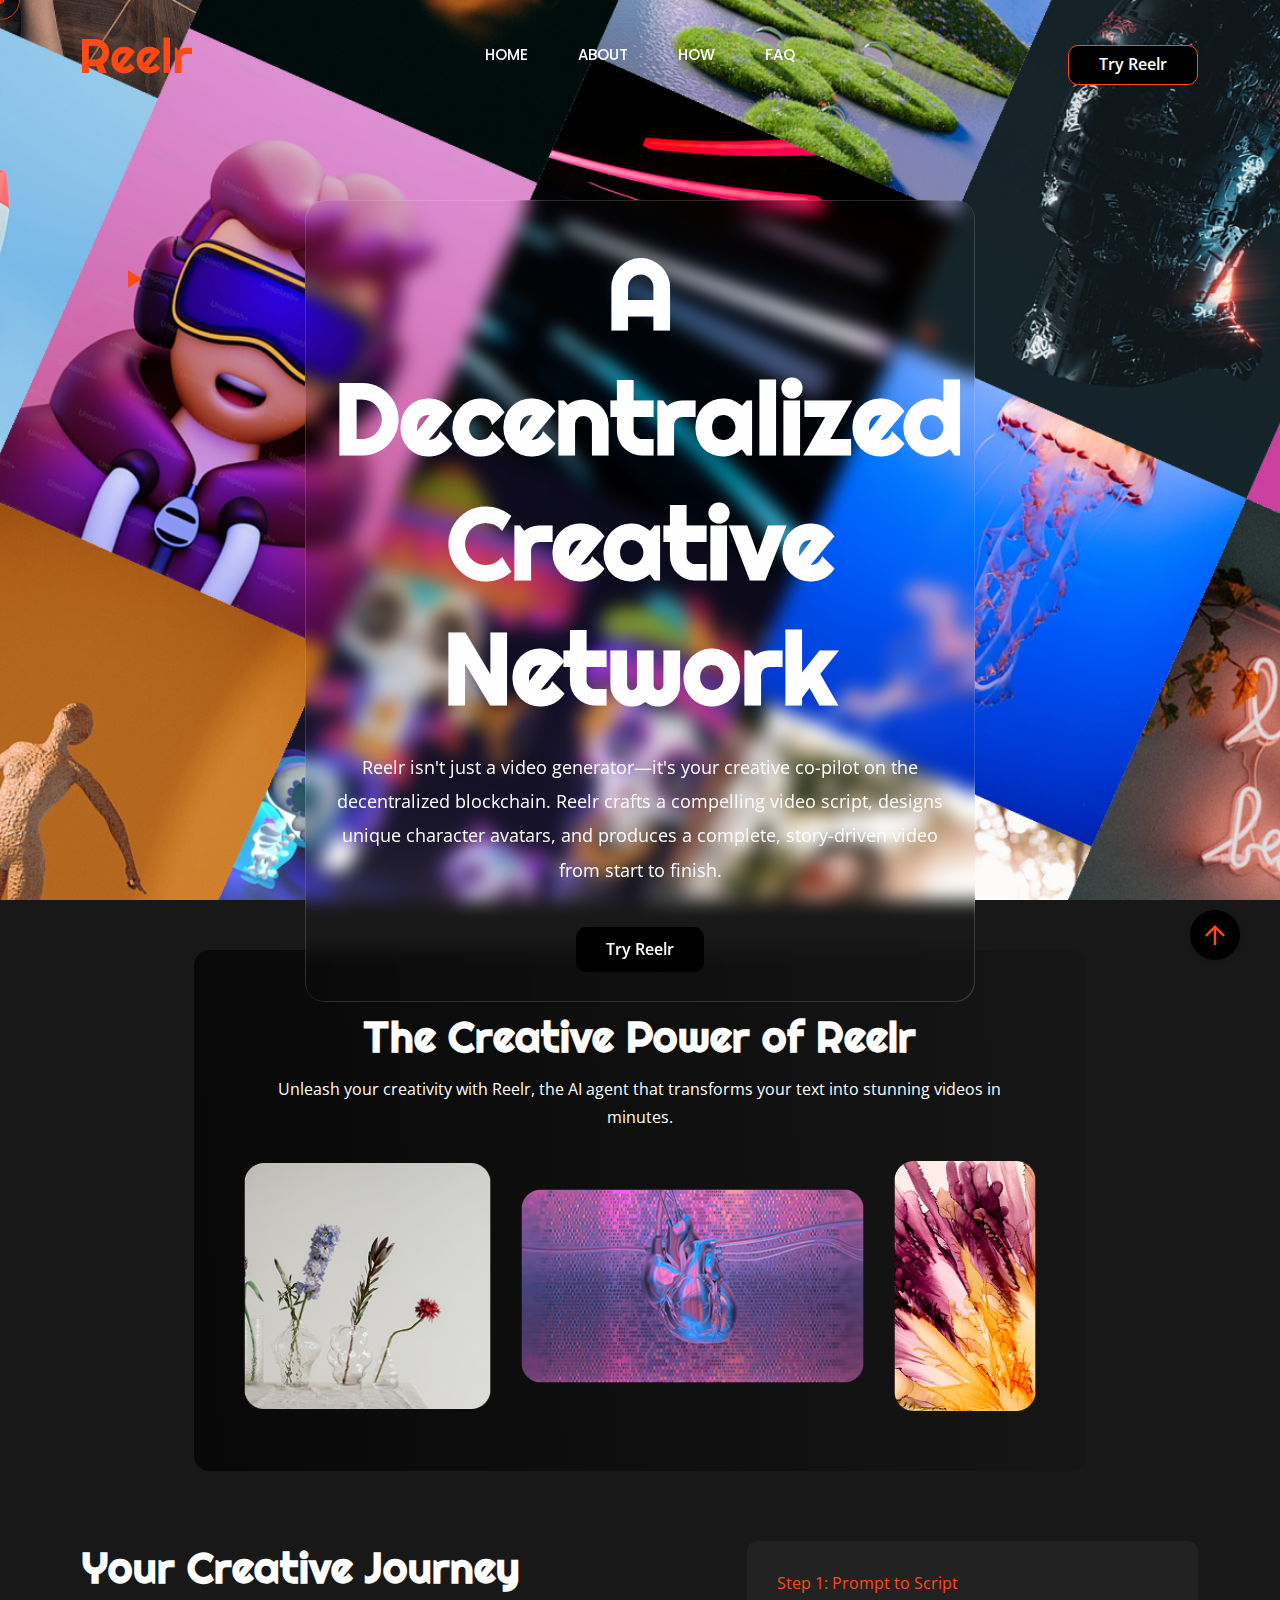
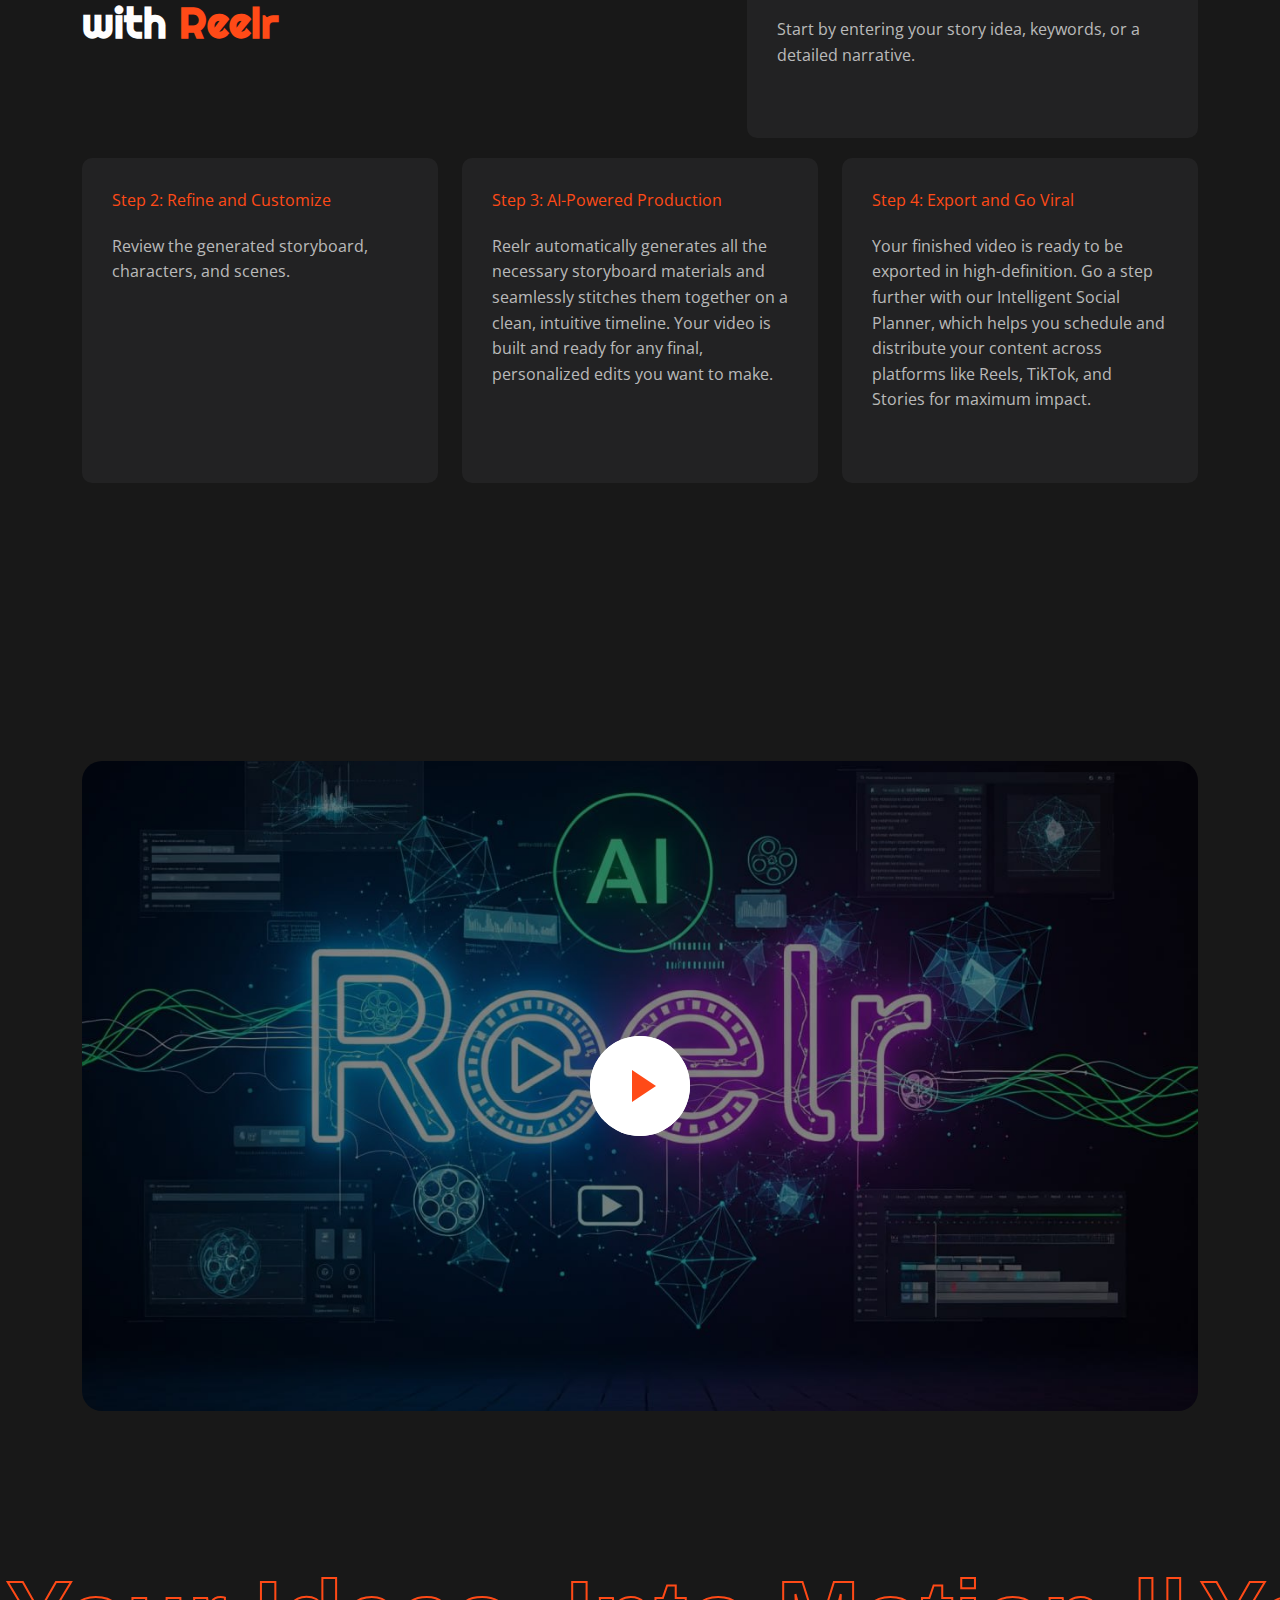
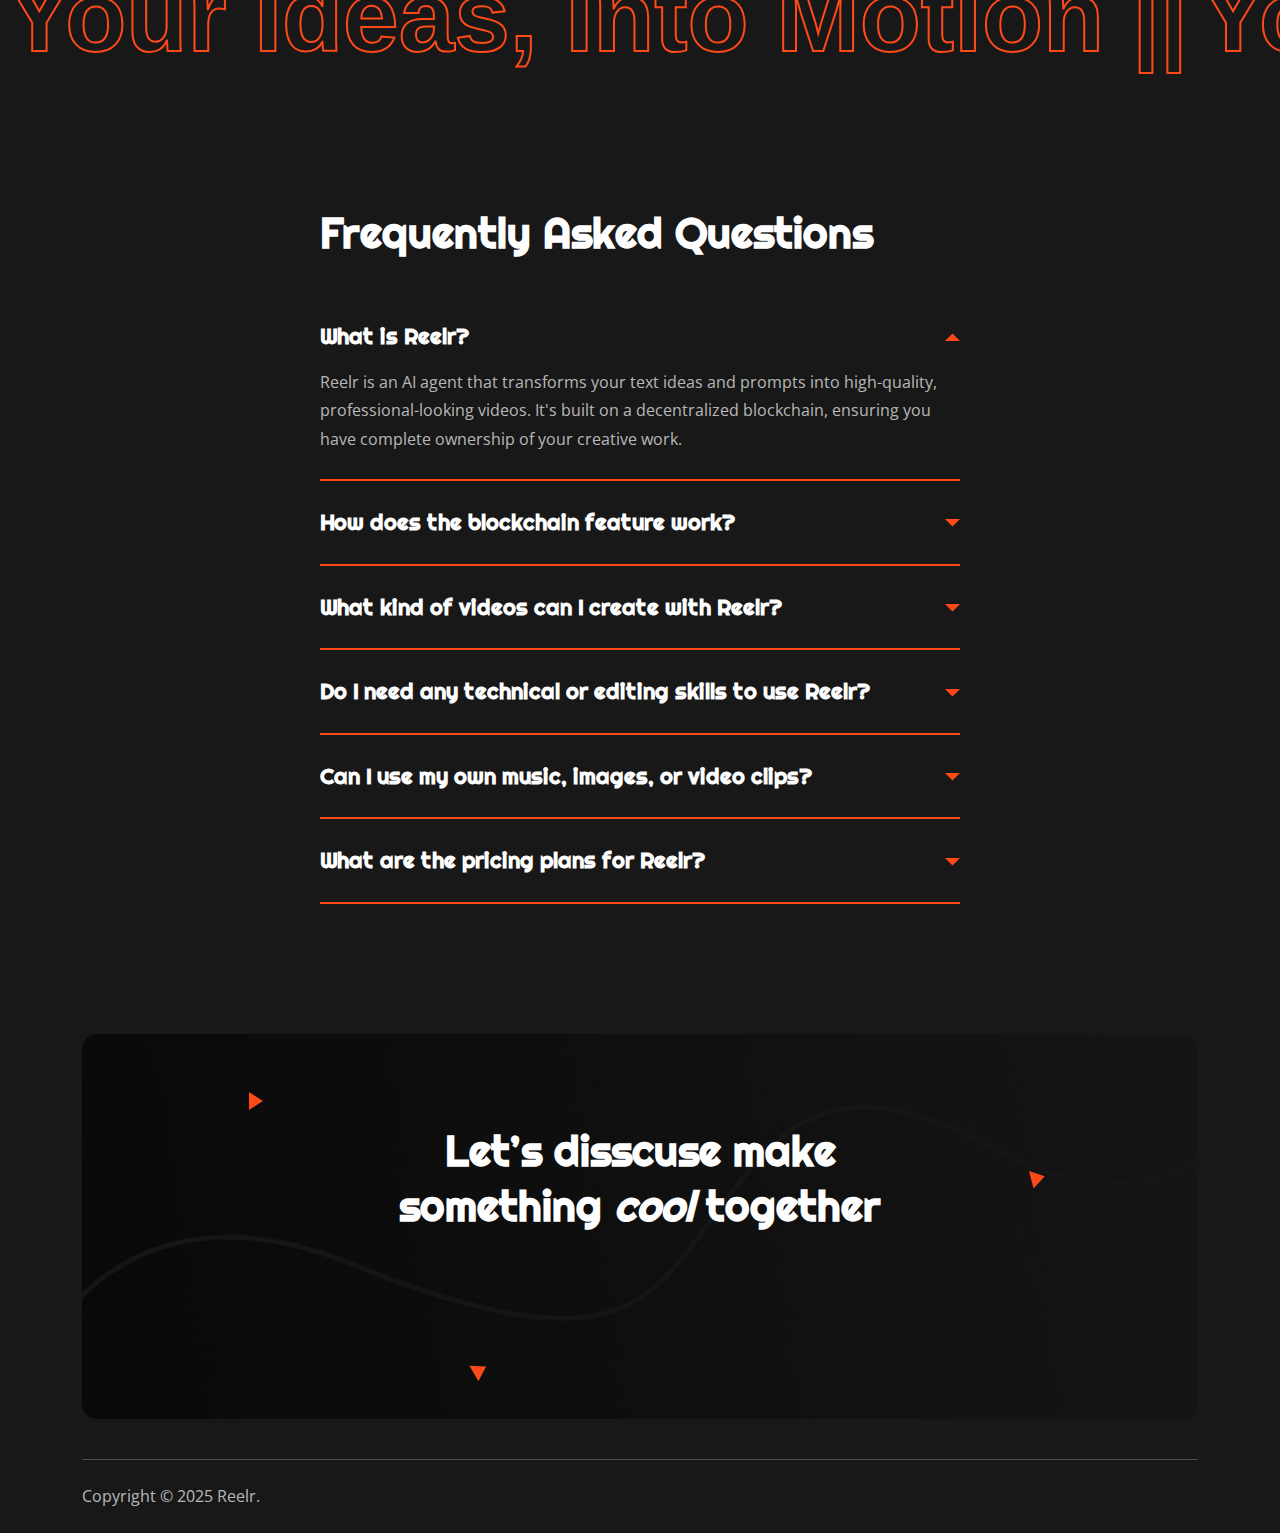
<file: index.html>
<!DOCTYPE html>
<html class="no-js" lang="en">
  <head>
    <!-- Meta Tags -->
    <meta charset="utf-8">
    <meta http-equiv="x-ua-compatible" content="ie=edge">
    <meta name="viewport" content="width=device-width, initial-scale=1">
    <meta name="author" content="Laralink">
    <!-- Favicon Icon -->
    <link rel="icon" href="assets/img/favicon.icoa">
    <!-- Site Title -->
    <title>Reelr</title>
    <link rel="stylesheet" href="assets/css/plugins/bootstrap.min.css">
    <link rel="stylesheet" href="assets/css/plugins/fontawesome.min.css">
    <link rel="stylesheet" href="assets/css/plugins/slick.css">
    <link rel="stylesheet" href="assets/css/plugins/lightgallery.min.css">
    <link rel="stylesheet" href="assets/css/plugins/animate.css">
    <link rel="stylesheet" href="assets/css/style.css">
  </head>
  <body>
    <div class="cs-preloader cs-center">
      <div class="cs-preloader_in"></div>
    </div>
    <!-- Start Header Section -->
    <header class="cs-site_header cs-style1 text-uppercase cs-sticky_header">
      <div class="cs-main_header">
        <div class="container">
          <div class="cs-main_header_in">
            <div class="cs-main_header_left">
              <a class="cs-site_branding" href="index.html">
                <img src="assets/img/logo.svg" alt="Logo">
              </a>
            </div>
            <div class="cs-main_header_center">
              <div class="cs-nav cs-primary_font cs-medium">
                <ul class="cs-nav_list">
                  <li>
                    <a href="index.html">Home</a>
                  </li>
                  <li>
                    <a href="#about">About</a>
                  </li>
                    <li>
                    <a href="#how">How</a>
                  </li>
   <li>
                    <a href="#faq">FAQ</a>
                  </li>                
                
                </ul>
              </div>
            </div>
            <div class="cs-main_header_right">
              <!-- <div class="cs-toolbox">
                <span class="cs-icon_btn">
                  <span class="cs-icon_btn_in">
                    <span></span>
                    <span></span>
                    <span></span>
                    <span></span>
                  </span>
                </span>
              </div> -->
           <button> <a href="https://t.me/reeelr_bot" target="_blank" rel="noopener noreferrer">Try Reelr</a> </button>
            </div>
          </div>
        </div>
      </div>
    </header>

    <!-- End Header Section -->
    <!-- Start Hero -->
    <div class="cs-hero cs-style1 cs-bg cs-fixed_bg cs-shape_wrap_1" data-src="assets/img/hero_bg.jpeg" id="home">
      <div class="cs-shape_1"></div>
      <div class="cs-shape_1"></div>
      <div class="cs-shape_1"></div>
      <div class="container">
        <div class="cs-hero_text">
          <h1 class="cs-hero_title wow fadeInRight" data-wow-duration="0.8s" data-wow-delay="0.2s"> A Decentralized Creative Network</h1>
           <div class="cs-hero_subtitle"> Reelr isn't just a video generator—it's your creative co-pilot on the decentralized blockchain. Reelr crafts a compelling video script, designs unique character avatars, and produces a complete, story-driven video from start to finish. </div>
             <button> <a href="https://t.me/reeelr_bot" target="_blank" rel="noopener noreferrer">Try Reelr</a> </button>
     
        </div>
      </div>
      <a href="#service" class="cs-down_btn"></a>
    </div>
    <!-- End Hero -->
    <!-- Start FunFact -->
    <section id="about">
      <div class="container">
        <div class="cs-funfact_wrap cs-type1">
          <!-- <div class="cs-funfact_shape" data-src="assets/img/funfact_shape_bg.svg"></div> -->
         <div>
           <div class="cs-funfact_heading">
              <h2>The Creative Power of Reelr</h2>
              <p> Unleash your creativity with Reelr, the AI agent that transforms your text into stunning videos in minutes.</p>
            </div>
         </div>
         <div class="cs-funfact_img">
          <div>
            <img src="./assets/img/reelr1.png" alt="">
          </div>
          <div>
            <img src="./assets/img/reelr2.png" alt="">
          </div>
          <div>
            <img src="./assets/img/reelr3.png" alt="">
          </div>
         </div>
         
        </div>
      </div>
    </section>
    <!-- End FunFact -->
    <!-- Start Service Section -->
    <section style="margin-top: 70px; margin-bottom: 70px;" id="how">
      <div class="container">
        <div class="row creative-row">
          <div class="col-xl-5 col-lg-7">
            <div class="cs-section_heading cs-style1">
           
              <h2 class="cs-section_title">Your Creative Journey
with <span style="color: #FF4A17">Reelr</span> </h2>
        
            </div>
          </div>
          <div class="col-lg-5 offset-xl-2">
           <div class="creative-item">
            <div style="color: #FF4A17"> Step 1: Prompt to Script</div>
           <p style="margin-top: 20px;">Start by entering your story idea, keywords, or a detailed narrative.</p>
            <div class="cs-height_25 cs-height_lg_25"></div>
           </div>
          </div>
          <div class="col-lg-4">
            <div class="creative-item">
              <div style="color: #FF4A17"> Step 2: Refine and Customize</div>
           <p style="margin-top: 20px;">Review the generated storyboard, characters, and scenes.</p>
            <div class="cs-height_25 cs-height_lg_25"></div>
            </div>
          </div>
          <div class="col-lg-4">
            <div class="creative-item">
               <div style="color: #FF4A17"> Step 3: AI-Powered Production</div>
           <p style="margin-top: 20px;">Reelr automatically generates all the necessary storyboard materials and seamlessly stitches them together on a clean, intuitive timeline. Your video is built and ready for any final, personalized edits you want to make.</p>
            <div class="cs-height_25 cs-height_lg_25"></div>
            </div>
          </div>
           <div class="col-lg-4">
           <div class="creative-item">
             <div style="color: #FF4A17"> Step 4: Export and Go Viral</div>
           <p style="margin-top: 20px;">Your finished video is ready to be exported in high-definition. Go a step further with our Intelligent Social Planner, which helps you schedule and distribute your content across platforms like Reels, TikTok, and Stories for maximum impact.</p>
            <div class="cs-height_25 cs-height_lg_25"></div>
           </div>
          </div>
        </div>
      </div>
    </section>
    <!-- End Service Section -->
    <!-- Start Latest Project -->
   
  
  
    <div class="container">
      <h2 class="cs-font_50 cs-m0 text-center cs-line_height_4 wow fadeInUp" data-wow-duration="0.8s" data-wow-delay="0.2s"> Watch your vision come to life. See how effortless it is to create with Reelr </h2>
    </div>
    <!-- End General Text -->
    <div class="cs-height_70 cs-height_lg_70"></div>
    <!-- Start Video Block -->
    <div class="container">
      
      <a href="https://player.vimeo.com/video/1116718275" target="_blank" class="cs-video_block cs-style1 cs-bg" data-src="assets/img/video_bg.jpg">
        <span class="cs-player_btn cs-accent_color">
          <span></span>
        </span>
      </a>
    </div>
    <!-- End Video Block -->
    <div class="cs-height_145 cs-height_lg_80"></div>

    <!-- End Moving Text -->
    <div class="cs-moving_text_wrap cs-bold cs-primary_font">
      <div class="cs-moving_text_in">
        <div class="cs-moving_text">Your Ideas, Into Motion || </div>
        <div class="cs-moving_text">Your Ideas, Into Motion</div>
      </div>
    </div>
    <!-- End Partner Logo -->
    <div class="cs-height_130 cs-height_lg_70"></div>

    <section id="faq">
       <div class="col-sm-6" style="margin: auto;">
        <h2>Frequently Asked Questions</h2>
         <div class="cs-height_40 cs-height_lg_10"></div>
          <div class="cs-accordians cs-style1">
          <div class="cs-accordian active">
            <div class="cs-accordian_head">
              <h2 class="cs-accordian_title">What is Reelr?</h2>
              <span class="cs-accordian_toggle cs-accent_color">
                <svg width="15" height="8" viewBox="0 0 15 8" fill="none" xmlns="http://www.w3.org/2000/svg">
                  <path d="M0 0L7.5 7.5L15 0H0Z" fill="currentColor"/>
                </svg>                    
              </span>
            </div>
            <div class="cs-accordian_body">
              <p>Reelr is an AI agent that transforms your text ideas and prompts into high-quality, professional-looking videos. It's built on a decentralized blockchain, ensuring you have complete ownership of your creative work.</p>
            </div>
          </div><!-- .cs-accordian -->
          <div class="cs-accordian">
            <div class="cs-accordian_head">
              <h2 class="cs-accordian_title">How does the blockchain feature work?</h2>
              <span class="cs-accordian_toggle cs-accent_color">
                <svg width="15" height="8" viewBox="0 0 15 8" fill="none" xmlns="http://www.w3.org/2000/svg">
                  <path d="M0 0L7.5 7.5L15 0H0Z" fill="currentColor"/>
                </svg>                    
              </span>
            </div>
            <div class="cs-accordian_body">
              <p>Every video, character, and asset you create with Reelr is a digital asset secured on the blockchain. This process creates an immutable, verifiable record of your creation, protecting it from being copied, stolen, or altered without your permission.</p>
            </div>
          </div><!-- .cs-accordian -->
          <div class="cs-accordian">
            <div class="cs-accordian_head">
              <h2 class="cs-accordian_title">What kind of videos can I create with Reelr?</h2>
              <span class="cs-accordian_toggle cs-accent_color">
                <svg width="15" height="8" viewBox="0 0 15 8" fill="none" xmlns="http://www.w3.org/2000/svg">
                  <path d="M0 0L7.5 7.5L15 0H0Z" fill="currentColor"/>
                </svg>                    
              </span>
            </div>
            <div class="cs-accordian_body">
              <p>You can create a wide range of videos, including social media content (Reels, TikToks, Stories), promotional videos, explainer videos, animated stories, and more. Our AI is versatile enough to adapt to a variety of video styles and formats.</p>
            </div>
          </div><!-- .cs-accordian -->
          <div class="cs-accordian">
            <div class="cs-accordian_head">
              <h2 class="cs-accordian_title">Do I need any technical or editing skills to use Reelr?</h2>
              <span class="cs-accordian_toggle cs-accent_color">
                <svg width="15" height="8" viewBox="0 0 15 8" fill="none" xmlns="http://www.w3.org/2000/svg">
                  <path d="M0 0L7.5 7.5L15 0H0Z" fill="currentColor"/>
                </svg>                    
              </span>
            </div>
            <div class="cs-accordian_body">
              <p>Not at all! Reelr is designed for everyone. Our AI handles the scriptwriting, character design, and video production, so you can focus on the creative idea. You can also easily customize the final video with our intuitive, drag-and-drop editor.</p>
            </div>
          </div><!-- .cs-accordian -->
            <div class="cs-accordian">
            <div class="cs-accordian_head">
              <h2 class="cs-accordian_title">Can I use my own music, images, or video clips?</h2>
              <span class="cs-accordian_toggle cs-accent_color">
                <svg width="15" height="8" viewBox="0 0 15 8" fill="none" xmlns="http://www.w3.org/2000/svg">
                  <path d="M0 0L7.5 7.5L15 0H0Z" fill="currentColor"/>
                </svg>                    
              </span>
            </div>
            <div class="cs-accordian_body">
              <p>Yes. While Reelr provides a vast library of assets, you can easily upload your own music, images, or video clips and integrate them into your projects.</p>
            </div>
          </div><!-- .cs-accordian -->
            <div class="cs-accordian">
            <div class="cs-accordian_head">
              <h2 class="cs-accordian_title">What are the pricing plans for Reelr?</h2>
              <span class="cs-accordian_toggle cs-accent_color">
                <svg width="15" height="8" viewBox="0 0 15 8" fill="none" xmlns="http://www.w3.org/2000/svg">
                  <path d="M0 0L7.5 7.5L15 0H0Z" fill="currentColor"/>
                </svg>                    
              </span>
            </div>
            <div class="cs-accordian_body">
              <p>Reelr offers several plans, including a free tier to get you started. Our subscription plans provide access to advanced features, high-definition exports, and increased usage limits. Visit our [Pricing page] for more details.</p>
            </div>
          </div><!-- .cs-accordian -->
         
        </div><!-- .cs-accordians -->
       </div>
    </section>
    <!-- Start CTA -->
     <div class="cs-height_130 cs-height_lg_70"></div>
    <section>
      <div class="container">
        <div class="cs-cta cs-style1 cs-bg text-center cs-shape_wrap_1 cs-position_1" data-src="assets/img/cta_bg.jpeg">
          <div class="cs-shape_1"></div>
          <div class="cs-shape_1"></div>
          <div class="cs-shape_1"></div>
          <div class="cs-cta_in">
            <h2 class="cs-cta_title cs-semi_bold cs-m0"> Let’s disscuse make <br>something <i>cool</i> together </h2>
            <div class="cs-height_70 cs-height_lg_30"></div>
            <a href="https://t.me/reeelr_bot" target="_blank" class="cs-text_btn wow fadeInUp" data-wow-duration="0.8s" data-wow-delay="0.2s">
              <span>Try Reelr</span>
              <svg width="26" height="12" viewBox="0 0 26 12" fill="none" xmlns="http://www.w3.org/2000/svg">
                <path d="M25.5307 6.53033C25.8236 6.23744 25.8236 5.76256 25.5307 5.46967L20.7577 0.696699C20.4648 0.403806 19.99 0.403806 19.6971 0.696699C19.4042 0.989593 19.4042 1.46447 19.6971 1.75736L23.9397 6L19.6971 10.2426C19.4042 10.5355 19.4042 11.0104 19.6971 11.3033C19.99 11.5962 20.4648 11.5962 20.7577 11.3033L25.5307 6.53033ZM0.000366211 6.75H25.0004V5.25H0.000366211V6.75Z" fill="currentColor" />
              </svg>
            </a>
          </div>
        </div>
      </div>
    </section>
    <!-- End CTA -->
    <!-- Start Footer -->
      <div class="cs-height_40 cs-height_lg_20"></div>
    <footer class="cs-fooer">
      <div class="container">
        <div class="cs-bottom_footer">
          <div class="cs-bottom_footer_left">
            <div class="cs-copyright">Copyright © 2025 Reelr.</div>
          </div>
        </div>
      </div>
    </footer>
    <!-- End Footer -->
    <span class="cs-scrollup">
      <svg width="20" height="20" viewBox="0 0 20 20" fill="none" xmlns="http://www.w3.org/2000/svg">
        <path d="M0 10L1.7625 11.7625L8.75 4.7875V20H11.25V4.7875L18.225 11.775L20 10L10 0L0 10Z" fill="currentColor" />
      </svg>
    </span>
    <!-- Start Video Popup -->
    <div class="cs-video_popup">
      <div class="cs-video_popup_overlay"></div>
      <div class="cs-video_popup_content">
        <div class="cs-video_popup_layer"></div>
        <div class="cs-video_popup_container">
          <div class="cs-video_popup_align">
            <div class="embed-responsive embed-responsive-16by9">
              <iframe class="embed-responsive-item" src="about:blank"></iframe>
            </div>
          </div>
          <div class="cs-video_popup_close"></div>
        </div>
      </div>
    </div>
    <!-- End Video Popup -->
    <!-- Script -->
    <script src="assets/js/plugins/jquery-3.6.0.min.js"></script>
    <script src="assets/js/plugins/isotope.pkg.min.js"></script>
    <script src="assets/js/plugins/jquery.slick.min.js"></script>
    <script src="assets/js/plugins/jquery.counter.min.js"></script>
    <script src="assets/js/plugins/lightgallery.min.js"></script>
    <script src="assets/js/plugins/wow.min.js"></script>
    <script src="assets/js/plugins/gsap.min.js"></script>
    <script src="assets/js/main.js"></script>
  </body>
</html>
</file>
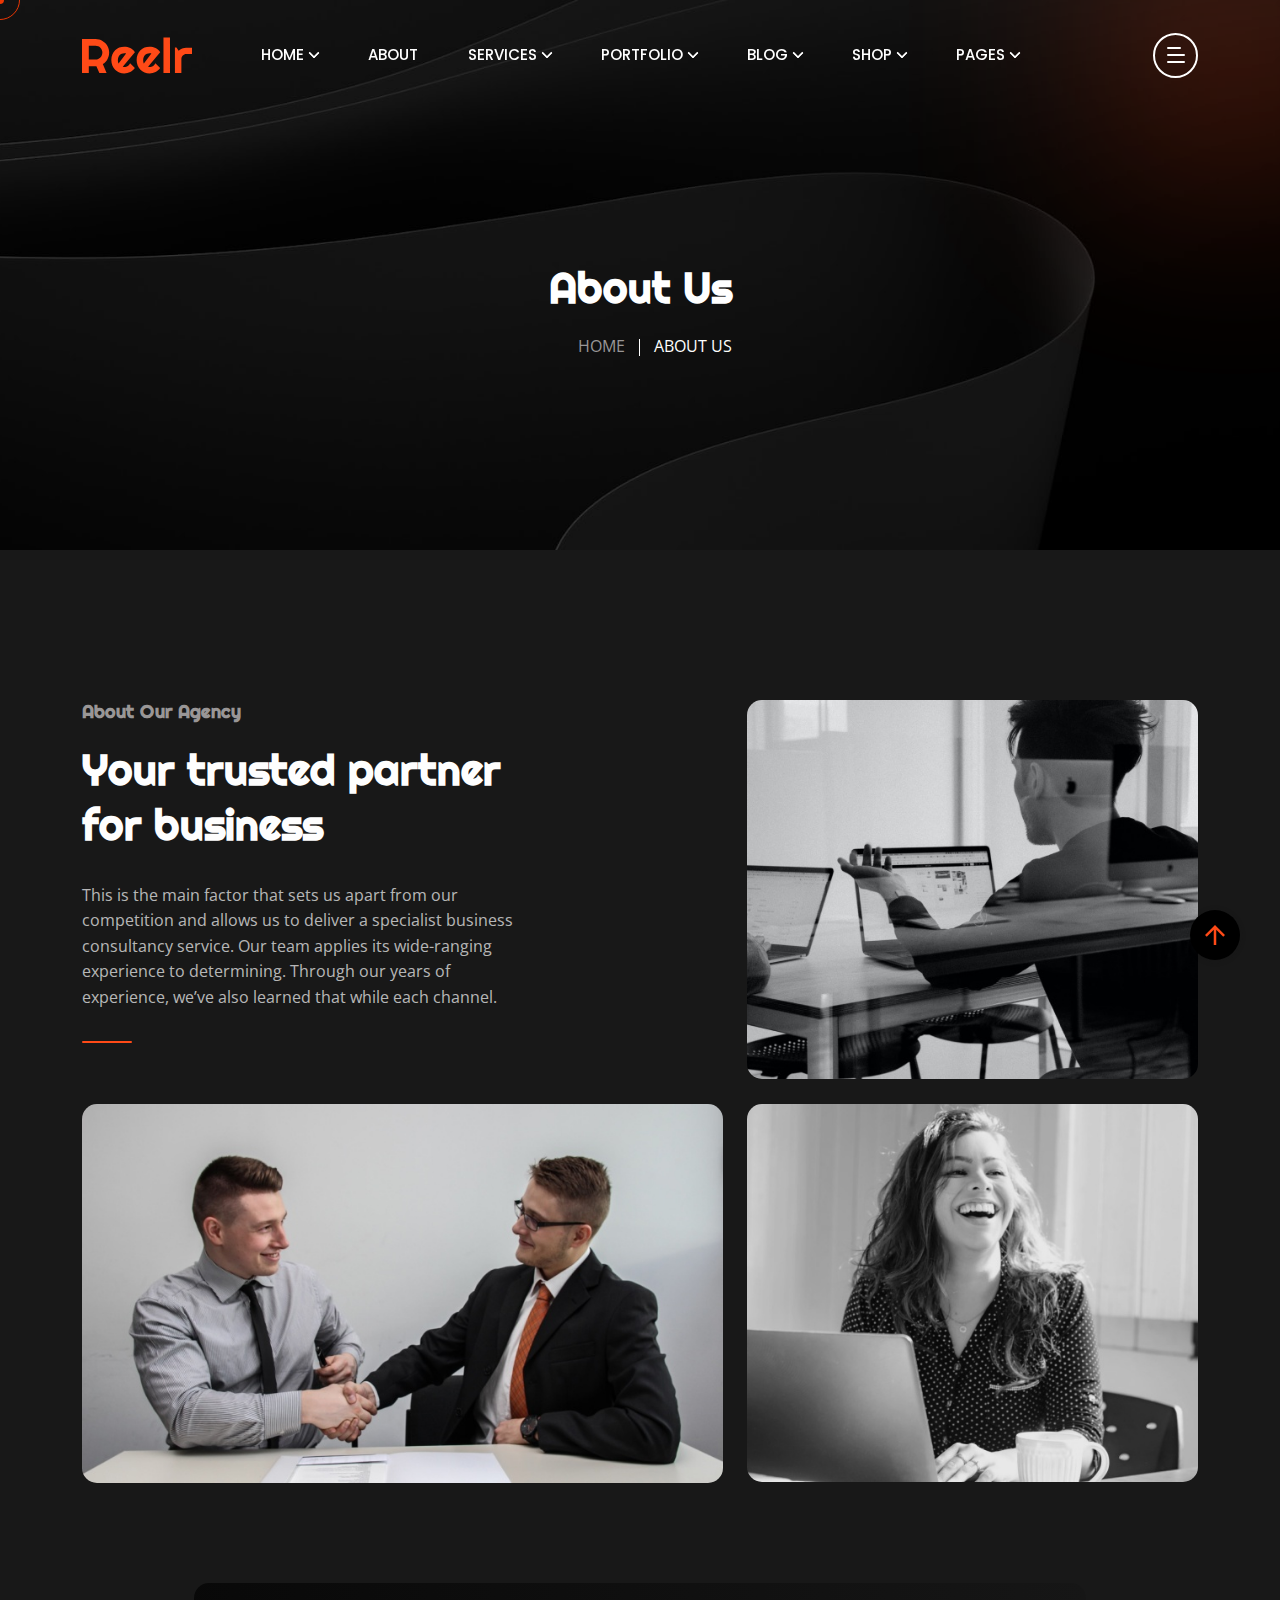
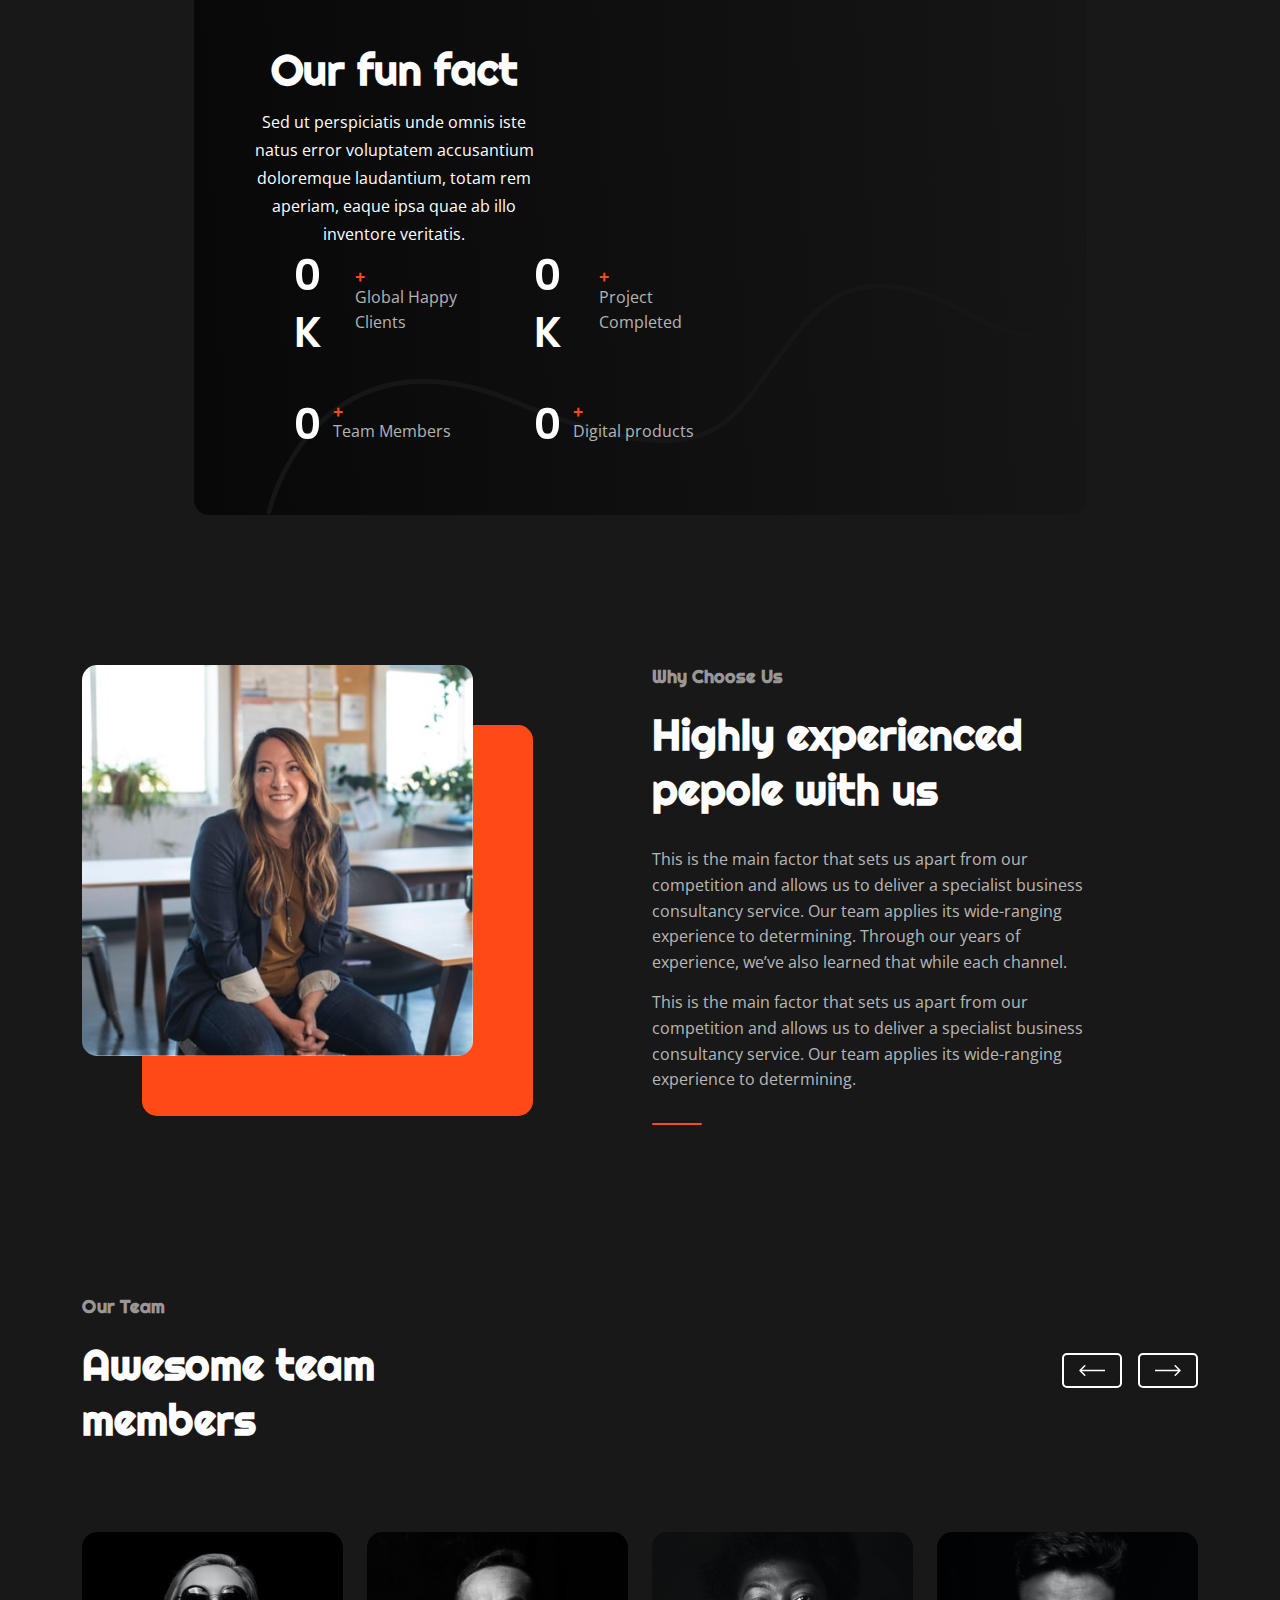
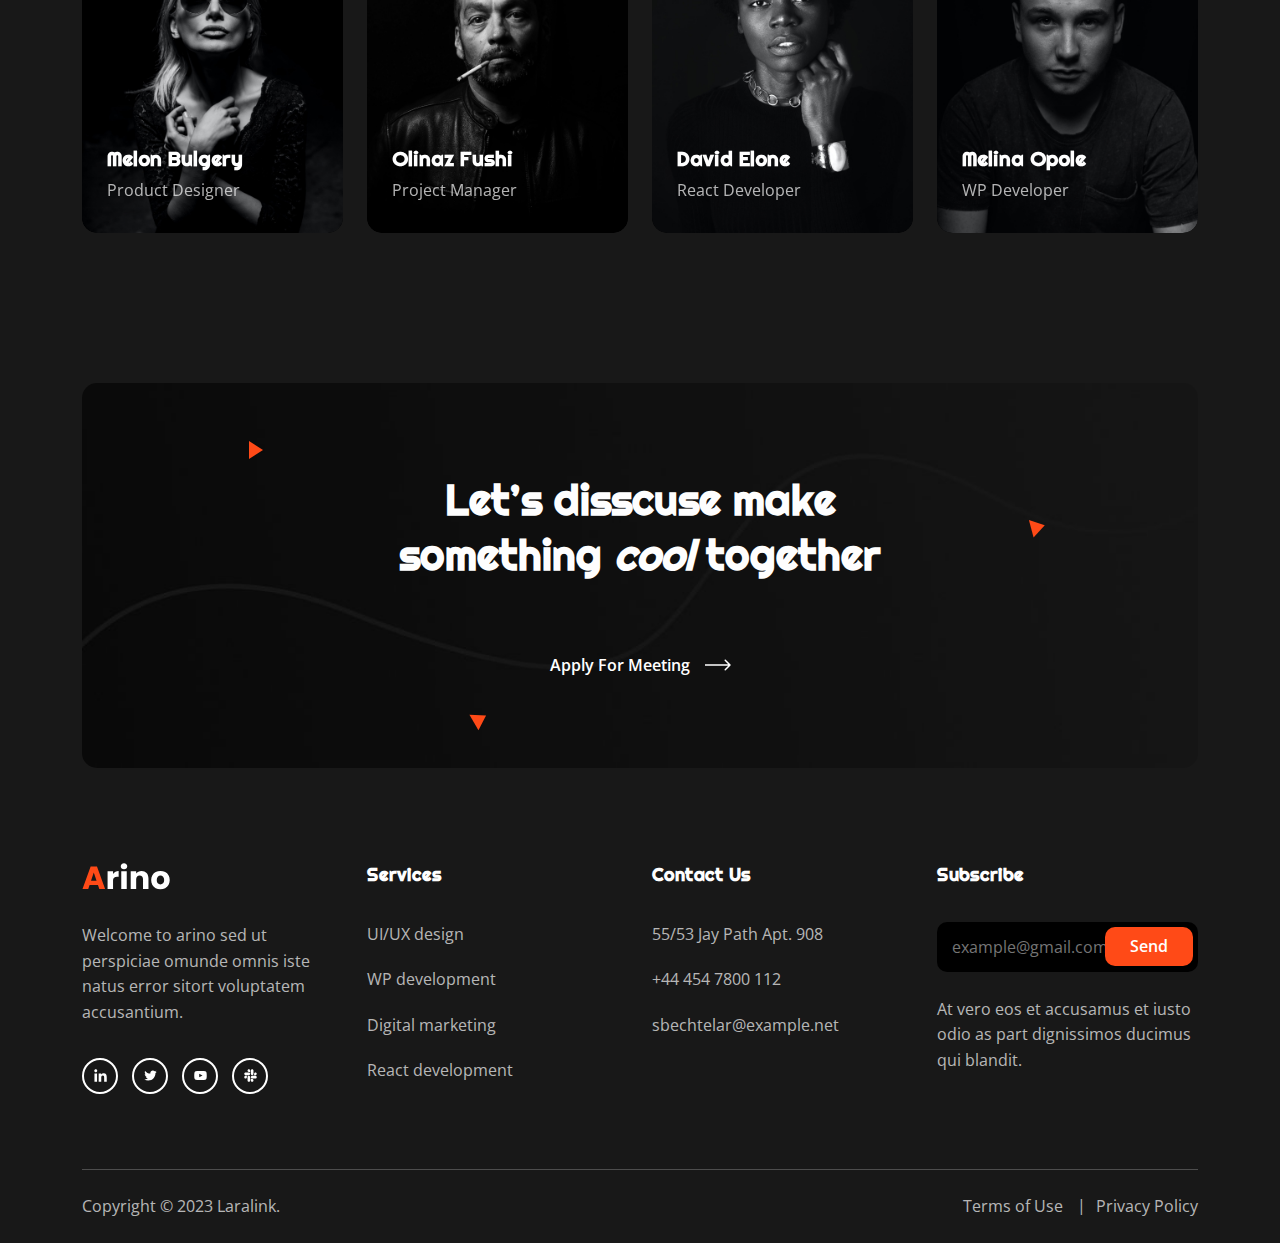
<file: about.html>
<!DOCTYPE html>
<html class="no-js" lang="en">
  <head>
    <!-- Meta Tags -->
    <meta charset="utf-8">
    <meta http-equiv="x-ua-compatible" content="ie=edge">
    <meta name="viewport" content="width=device-width, initial-scale=1">
    <meta name="author" content="Laralink">
    <!-- Favicon Icon -->
    <link rel="icon" href="assets/img/favicon.png">
    <!-- Site Title -->
    <title>Arino - Creative Agency Template</title>
    <link rel="stylesheet" href="assets/css/plugins/bootstrap.min.css">
    <link rel="stylesheet" href="assets/css/plugins/fontawesome.min.css">
    <link rel="stylesheet" href="assets/css/plugins/slick.css">
    <link rel="stylesheet" href="assets/css/plugins/lightgallery.min.css">
    <link rel="stylesheet" href="assets/css/plugins/animate.css">
    <link rel="stylesheet" href="assets/css/style.css">
  </head>
  <body>
    <div class="cs-preloader cs-center">
      <div class="cs-preloader_in"></div>
    </div>
    <!-- Start Header Section -->
    <header class="cs-site_header cs-style1 text-uppercase cs-sticky_header">
      <div class="cs-main_header">
        <div class="container">
          <div class="cs-main_header_in">
            <div class="cs-main_header_left">
              <a class="cs-site_branding" href="index.html">
                <img src="assets/img/logo.svg" alt="Logo">
              </a>
            </div>
            <div class="cs-main_header_center">
              <div class="cs-nav cs-primary_font cs-medium">
                <ul class="cs-nav_list">
                  <li class="menu-item-has-children cs-mega_menu">
                    <a href="index.html">Home</a>
                    <ul class="cs-mega_wrapper">
                      <li>
                        <ul>
                          <li>
                            <a href="index.html" class="cs-nav_list_img">
                              <img src="assets/img/demo/main-home.jpeg" alt="Thumb">
                            </a>
                            <a href="index.html">Main Home</a>
                          </li>
                          <li>
                            <a href="architecture-agency.html" class="cs-nav_list_img">
                              <img src="assets/img/demo/architecture-agency.jpeg" alt="Thumb">
                            </a>
                            <a href="architecture-agency.html">Architecture Agency</a>
                            <span class="cs-header_badge">New</span>
                          </li>
                        </ul>
                      </li>
                      <li>
                        <ul>
                          <li>
                            <a href="photography-agency.html" class="cs-nav_list_img">
                              <img src="assets/img/demo/photography-agency.jpeg" alt="Thumb">
                            </a>
                            <a href="photography-agency.html">Photography Agency</a>
                          </li>
                          <li>
                            <a href="creative-solution.html" class="cs-nav_list_img">
                              <img src="assets/img/demo/creative-solution.jpeg" alt="Thumb">
                            </a>
                            <a href="creative-solution.html">Creative Solution</a>
                            <span class="cs-header_badge">New</span>
                          </li>
                        </ul>
                      </li>
                      <li>
                        <ul>
                          <li>
                            <a href="creative-portfolio.html" class="cs-nav_list_img">
                              <img src="assets/img/demo/portfolio.jpeg" alt="Thumb">
                            </a>
                            <a href="creative-portfolio.html">Creative Portfolio</a>
                          </li>
                          <li>
                            <a href="personal-portfolio.html" class="cs-nav_list_img">
                              <img src="assets/img/demo/personal-portfolio.jpeg" alt="Thumb">
                              <span class="cs-header_badge">New</span>
                            </a>
                            <a href="personal-portfolio.html">Personal Portfolio</a>
                          </li>
                        </ul>
                      </li>
                      <li>
                        <ul>
                          <li>
                            <a href="digital-agency.html" class="cs-nav_list_img">
                              <img src="assets/img/demo/digital-agency.jpeg" alt="Thumb">
                            </a>
                            <a href="digital-agency.html">Digital Agency</a>
                          </li>
                          <li>
                            <a href="https://arino-html-rtl.vercel.app" target="_blank" class="cs-nav_list_img">
                              <img src="assets/img/demo/rtl.jpeg" alt="Thumb">
                            </a>
                            <a href="https://arino-html-rtl.vercel.app" target="_blank">RTL Demo</a>
                          </li>
                        </ul>
                      </li>
                      <li>
                        <ul>
                          <li>
                            <a href="marketing-agency.html" class="cs-nav_list_img">
                              <img src="assets/img/demo/marketing.jpeg" alt="Thumb">
                            </a>
                            <a href="marketing-agency.html">Marketing Agency</a>
                          </li>
                          <li>
                            <a href="showcase-portfolio.html" class="cs-nav_list_img">
                              <img src="assets/img/demo/portfolio-showcase.jpeg" alt="Thumb">
                            </a>
                            <a href="showcase-portfolio.html">Portfolio Showcase</a>
                          </li>
                          <li>
                            <a href="case-study-showcase.html" class="cs-nav_list_img">
                              <img src="assets/img/demo/case-study-showcase.jpeg" alt="Thumb">
                            </a>
                            <a href="case-study-showcase.html">Case Study Showcase</a>
                          </li>
                        </ul>
                      </li>
                      <li>
                        <ul>
                          <li>
                            <a href="freelancer-agency.html" class="cs-nav_list_img">
                              <img src="assets/img/demo/freelancer-agency.jpeg" alt="Thumb">
                            </a>
                            <a href="freelancer-agency.html">Freelancing Agency</a>
                          </li>
                          <li>
                            <a href="video-showcase.html" class="cs-nav_list_img">
                              <img src="assets/img/demo/video-showcase.jpeg" alt="Thumb">
                              <span class="cs-header_badge">New</span>
                            </a>
                            <a href="video-showcase.html">Video Showcase</a>
                          </li>
                        </ul>
                      </li>
                    </ul>
                  </li>
                  <li>
                    <a href="about.html">About</a>
                  </li>
                  <li class="menu-item-has-children">
                    <a href="service.html">Services</a>
                    <ul>
                      <li>
                        <a href="service.html">Services</a>
                      </li>
                      <li>
                        <a href="service-details.html">Service Details</a>
                      </li>
                    </ul>
                  </li>
                  <li class="menu-item-has-children">
                    <a href="portfolio.html">Portfolio</a>
                    <ul>
                      <li>
                        <a href="portfolio.html">Portfolio</a>
                      </li>
                      <li>
                        <a href="portfolio-details.html">Portfolio Details</a>
                      </li>
                    </ul>
                  </li>
                  <li class="menu-item-has-children">
                    <a href="blog.html">Blog</a>
                    <ul>
                      <li>
                        <a href="blog.html">Blog</a>
                      </li>
                      <li>
                        <a href="blog-details.html">Blog Details</a>
                      </li>
                    </ul>
                  </li>
                  <li class="menu-item-has-children">
                    <a href="shop.html">Shop</a>
                    <ul>
                      <li>
                        <a href="shop.html">Our Shop</a>
                      </li>
                      <li>
                        <a href="shop-product-details.html">Shop Details</a>
                      </li>
                      <li>
                        <a href="shop-cart.html">Cart</a>
                      </li>
                      <li>
                        <a href="shop-checkout.html">Checkout</a>
                      </li>
                      <li>
                        <a href="shop-order-recived.html">Success Order</a>
                      </li>
                      <li>
                        <a href="shop-wishlist.html">Wishlist</a>
                      </li>
                    </ul>
                  </li>
                  <li class="menu-item-has-children">
                    <a href="#">Pages</a>
                    <ul>
                      <li>
                        <a href="contact.html">Contact</a>
                      </li>
                      <li>
                        <a href="team.html">Team</a>
                      </li>
                      <li>
                        <a href="team-details.html">Team Details</a>
                      </li>
                      <li>
                        <a href="case-study.html">Case Study Details</a>
                      </li>
                      <li>
                        <a href="faq.html">FAQ</a>
                      </li>
                    </ul>
                  </li>
                </ul>
              </div>
            </div>
            <div class="cs-main_header_right">
              <div class="cs-toolbox">
                <span class="cs-icon_btn">
                  <span class="cs-icon_btn_in">
                    <span></span>
                    <span></span>
                    <span></span>
                    <span></span>
                  </span>
                </span>
              </div>
            </div>
          </div>
        </div>
      </div>
    </header>
    <div class="cs-side_header">
      <button class="cs-close"></button>
      <div class="cs-side_header_overlay"></div>
      <div class="cs-side_header_in">
        <div class="cs-side_header_shape"></div>
        <a class="cs-site_branding" href="index.html">
          <img src="assets/img/footer_logo.svg" alt="Logo">
        </a>
        <div class="cs-side_header_box">
          <h2 class="cs-side_header_heading">Do you have a project in your <br> mind? Keep connect us. </h2>
        </div>
        <div class="cs-side_header_box">
          <h3 class="cs-side_header_title cs-primary_color">Contact Us</h3>
          <ul class="cs-contact_info cs-style1 cs-mp0">
            <li>
              <svg width="18" height="18" viewBox="0 0 18 18" fill="none" xmlns="http://www.w3.org/2000/svg">
                <path d="M17 12.5C15.75 12.5 14.55 12.3 13.43 11.93C13.08 11.82 12.69 11.9 12.41 12.17L10.21 14.37C7.38 12.93 5.06 10.62 3.62 7.79L5.82 5.58C6.1 5.31 6.18 4.92 6.07 4.57C5.7 3.45 5.5 2.25 5.5 1C5.5 0.45 5.05 0 4.5 0H1C0.45 0 0 0.45 0 1C0 10.39 7.61 18 17 18C17.55 18 18 17.55 18 17V13.5C18 12.95 17.55 12.5 17 12.5ZM9 0V10L12 7H18V0H9Z" fill="#FF4A17" />
              </svg>
              <span>+44 454 7800 112</span>
            </li>
            <li>
              <svg width="20" height="18" viewBox="0 0 20 18" fill="none" xmlns="http://www.w3.org/2000/svg">
                <path d="M20 6.98V16C20 17.1 19.1 18 18 18H2C0.9 18 0 17.1 0 16V4C0 2.9 0.9 2 2 2H12.1C12.04 2.32 12 2.66 12 3C12 4.48 12.65 5.79 13.67 6.71L10 9L2 4V6L10 11L15.3 7.68C15.84 7.88 16.4 8 17 8C18.13 8 19.16 7.61 20 6.98ZM14 3C14 4.66 15.34 6 17 6C18.66 6 20 4.66 20 3C20 1.34 18.66 0 17 0C15.34 0 14 1.34 14 3Z" fill="#FF4A17" />
              </svg>
              <span>infotech@arino.com</span>
            </li>
            <li>
              <svg width="14" height="20" viewBox="0 0 14 20" fill="none" xmlns="http://www.w3.org/2000/svg">
                <path d="M7 0C3.13 0 0 3.13 0 7C0 12.25 7 20 7 20C7 20 14 12.25 14 7C14 3.13 10.87 0 7 0ZM7 9.5C5.62 9.5 4.5 8.38 4.5 7C4.5 5.62 5.62 4.5 7 4.5C8.38 4.5 9.5 5.62 9.5 7C9.5 8.38 8.38 9.5 7 9.5Z" fill="#FF4A17" />
              </svg>
              <span>50 Wall Street Suite, 44150 <br>Ohio, United States </span>
            </li>
          </ul>
        </div>
        <div class="cs-side_header_box">
          <h3 class="cs-side_header_title cs-primary_color">Subscribe</h3>
          <div class="cs-newsletter cs-style1">
            <form action="#" class="cs-newsletter_form">
              <input type="email" class="cs-newsletter_input" placeholder="example@gmail.com">
              <button class="cs-newsletter_btn">
                <span>Send</span>
              </button>
            </form>
            <div class="cs-newsletter_text">At vero eos et accusamus et iusto odio as part dignissimos ducimus qui blandit.</div>
          </div>
        </div>
        <div class="cs-side_header_box">
          <div class="cs-social_btns cs-style1">
            <a href="#" class="cs-center">
              <svg width="15" height="15" viewBox="0 0 15 15" fill="none" xmlns="http://www.w3.org/2000/svg">
                <path d="M4.04799 13.7497H1.45647V5.4043H4.04799V13.7497ZM2.75084 4.2659C1.92215 4.2659 1.25 3.57952 1.25 2.75084C1.25 2.35279 1.40812 1.97105 1.68958 1.68958C1.97105 1.40812 2.35279 1.25 2.75084 1.25C3.14888 1.25 3.53063 1.40812 3.81209 1.68958C4.09355 1.97105 4.25167 2.35279 4.25167 2.75084C4.25167 3.57952 3.57924 4.2659 2.75084 4.2659ZM13.7472 13.7497H11.1613V9.68722C11.1613 8.71903 11.1417 7.4774 9.81389 7.4774C8.46652 7.4774 8.26004 8.5293 8.26004 9.61747V13.7497H5.67132V5.4043H8.15681V6.54269H8.19308C8.53906 5.887 9.38421 5.19503 10.6451 5.19503C13.2679 5.19503 13.75 6.92215 13.75 9.16546V13.7497H13.7472Z" fill="white"></path>
              </svg>
            </a>
            <a href="#" class="cs-center">
              <svg width="13" height="11" viewBox="0 0 13 11" fill="none" xmlns="http://www.w3.org/2000/svg">
                <path d="M11.4651 2.95396C11.4731 3.065 11.4731 3.17606 11.4731 3.2871C11.4731 6.67383 8.89535 10.5761 4.18402 10.5761C2.73255 10.5761 1.38421 10.1557 0.25 9.42608C0.456226 9.44986 0.654494 9.4578 0.868655 9.4578C2.06629 9.4578 3.16879 9.0533 4.04918 8.36326C2.92291 8.33946 1.97906 7.60183 1.65386 6.5866C1.81251 6.61038 1.97112 6.62624 2.1377 6.62624C2.36771 6.62624 2.59774 6.59451 2.81188 6.53901C1.63802 6.30105 0.757595 5.26996 0.757595 4.02472V3.99301C1.09864 4.18336 1.49524 4.30233 1.91558 4.31818C1.22554 3.85814 0.773464 3.07294 0.773464 2.1846C0.773464 1.70872 0.900344 1.27249 1.12244 0.891774C2.38355 2.44635 4.27919 3.46156 6.40481 3.57262C6.36516 3.38226 6.34136 3.184 6.34136 2.9857C6.34136 1.57388 7.4835 0.423828 8.90323 0.423828C9.64086 0.423828 10.3071 0.733156 10.7751 1.23284C11.354 1.1218 11.9093 0.907643 12.401 0.614185C12.2106 1.20906 11.8061 1.70875 11.2748 2.02598C11.7903 1.97049 12.29 1.82769 12.75 1.62942C12.4011 2.13702 11.9648 2.5891 11.4651 2.95396V2.95396Z" fill="white"></path>
              </svg>
            </a>
            <a href="#" class="cs-center">
              <svg width="13" height="9" viewBox="0 0 13 9" fill="none" xmlns="http://www.w3.org/2000/svg">
                <path d="M12.4888 1.48066C12.345 0.939353 11.9215 0.513038 11.3837 0.368362C10.4089 0.105469 6.5 0.105469 6.5 0.105469C6.5 0.105469 2.59116 0.105469 1.61633 0.368362C1.07853 0.513061 0.65496 0.939353 0.5112 1.48066C0.25 2.4618 0.25 4.50887 0.25 4.50887C0.25 4.50887 0.25 6.55595 0.5112 7.53709C0.65496 8.0784 1.07853 8.48695 1.61633 8.63163C2.59116 8.89452 6.5 8.89452 6.5 8.89452C6.5 8.89452 10.4088 8.89452 11.3837 8.63163C11.9215 8.48695 12.345 8.0784 12.4888 7.53709C12.75 6.55595 12.75 4.50887 12.75 4.50887C12.75 4.50887 12.75 2.4618 12.4888 1.48066V1.48066ZM5.22158 6.36746V2.65029L8.48861 4.50892L5.22158 6.36746V6.36746Z" fill="white"></path>
              </svg>
            </a>
            <a href="#" class="cs-center">
              <svg width="13" height="13" viewBox="0 0 13 13" fill="none" xmlns="http://www.w3.org/2000/svg">
                <path d="M2.87612 8.149C2.87612 8.87165 2.28571 9.46205 1.56306 9.46205C0.840402 9.46205 0.25 8.87165 0.25 8.149C0.25 7.42634 0.840402 6.83594 1.56306 6.83594H2.87612V8.149ZM3.53795 8.149C3.53795 7.42634 4.12835 6.83594 4.851 6.83594C5.57366 6.83594 6.16406 7.42634 6.16406 8.149V11.4369C6.16406 12.1596 5.57366 12.75 4.851 12.75C4.12835 12.75 3.53795 12.1596 3.53795 11.4369V8.149ZM4.851 2.87612C4.12835 2.87612 3.53795 2.28571 3.53795 1.56306C3.53795 0.840402 4.12835 0.25 4.851 0.25C5.57366 0.25 6.16406 0.840402 6.16406 1.56306V2.87612H4.851V2.87612ZM4.851 3.53795C5.57366 3.53795 6.16406 4.12835 6.16406 4.851C6.16406 5.57366 5.57366 6.16406 4.851 6.16406H1.56306C0.840402 6.16406 0.25 5.57366 0.25 4.851C0.25 4.12835 0.840402 3.53795 1.56306 3.53795H4.851V3.53795ZM10.1239 4.851C10.1239 4.12835 10.7143 3.53795 11.4369 3.53795C12.1596 3.53795 12.75 4.12835 12.75 4.851C12.75 5.57366 12.1596 6.16406 11.4369 6.16406H10.1239V4.851V4.851ZM9.46205 4.851C9.46205 5.57366 8.87165 6.16406 8.149 6.16406C7.42634 6.16406 6.83594 5.57366 6.83594 4.851V1.56306C6.83594 0.840402 7.42634 0.25 8.149 0.25C8.87165 0.25 9.46205 0.840402 9.46205 1.56306V4.851V4.851ZM8.149 10.1239C8.87165 10.1239 9.46205 10.7143 9.46205 11.4369C9.46205 12.1596 8.87165 12.75 8.149 12.75C7.42634 12.75 6.83594 12.1596 6.83594 11.4369V10.1239H8.149ZM8.149 9.46205C7.42634 9.46205 6.83594 8.87165 6.83594 8.149C6.83594 7.42634 7.42634 6.83594 8.149 6.83594H11.4369C12.1596 6.83594 12.75 7.42634 12.75 8.149C12.75 8.87165 12.1596 9.46205 11.4369 9.46205H8.149Z" fill="white"></path>
              </svg>
            </a>
          </div>
        </div>
      </div>
    </div>
    <!-- End Header Section -->
    <!-- Start Hero -->
    <div class="cs-page_heading cs-style1 cs-center text-center cs-bg" data-src="assets/img/about_hero_bg.jpeg">
      <div class="container">
        <div class="cs-page_heading_in">
          <h1 class="cs-page_title cs-font_50 cs-white_color">About Us</h1>
          <ol class="breadcrumb text-uppercase">
            <li class="breadcrumb-item">
              <a href="index.html">Home</a>
            </li>
            <li class="breadcrumb-item active">About Us</li>
          </ol>
        </div>
      </div>
    </div>
    <!-- End Hero -->
    <div class="cs-height_150 cs-height_lg_80"></div>
    <section>
      <div class="container">
        <div class="row">
          <div class="col-xl-5 col-lg-7">
            <div class="cs-section_heading cs-style1">
              <h3 class="cs-section_subtitle">About Our Agency</h3>
              <h2 class="cs-section_title">Your trusted partner <br>for business </h2>
              <div class="cs-height_30 cs-height_lg_20"></div>
              <p class="cs-m0">This is the main factor that sets us apart from our competition and allows us to deliver a specialist business consultancy service. Our team applies its wide-ranging experience to determining. Through our years of experience, we’ve also learned that while each channel.</p>
              <div class="cs-height_30 cs-height_lg_30"></div>
              <div class="cs-separator cs-accent_bg"></div>
              <div class="cs-height_25 cs-height_lg_40"></div>
            </div>
          </div>
          <div class="col-lg-5 offset-xl-2">
            <img src="assets/img/about_img_1.jpeg" alt="Thumb" class="w-100 cs-radius_15">
            <div class="cs-height_25 cs-height_lg_25"></div>
          </div>
          <div class="col-lg-7">
            <img src="assets/img/about_img_2.jpeg" alt="Thumb" class="w-100 cs-radius_15">
            <div class="cs-height_25 cs-height_lg_25"></div>
          </div>
          <div class="col-lg-5">
            <img src="assets/img/about_img_3.jpeg" alt="Thumb" class="w-100 cs-radius_15">
            <div class="cs-height_25 cs-height_lg_25"></div>
          </div>
        </div>
      </div>
    </section>
    <div class="cs-height_75 cs-height_lg_55"></div>
    <!-- Start FunFact -->
    <section>
      <div class="container">
        <div class="cs-funfact_wrap">
          <div class="cs-funfact_shape" data-src="assets/img/funfact_shape_bg.svg"></div>
          <div class="cs-funfact_left">
            <div class="cs-funfact_heading">
              <h2>Our fun fact</h2>
              <p>Sed ut perspiciatis unde omnis iste natus error voluptatem accusantium doloremque laudantium, totam rem aperiam, eaque ipsa quae ab illo inventore veritatis.</p>
            </div>
          </div>
          <div class="cs-funfact_right">
            <div class="cs-funfacts">
              <div class="cs-funfact cs-style1">
                <div class="cs-funfact_number cs-primary_font cs-semi_bold cs-primary_color">
                  <span data-count-to="40" class="odometer"></span>K
                </div>
                <div class="cs-funfact_text">
                  <span class="cs-accent_color">+</span>
                  <p>Global Happy Clients</p>
                </div>
              </div>
              <div class="cs-funfact cs-style1">
                <div class="cs-funfact_number cs-primary_font cs-semi_bold cs-primary_color">
                  <span data-count-to="50" class="odometer"></span>K
                </div>
                <div class="cs-funfact_text">
                  <span class="cs-accent_color">+</span>
                  <p>Project Completed</p>
                </div>
              </div>
              <div class="cs-funfact cs-style1">
                <div class="cs-funfact_number cs-primary_font cs-semi_bold cs-primary_color">
                  <span data-count-to="245" class="odometer"></span>
                </div>
                <div class="cs-funfact_text">
                  <span class="cs-accent_color">+</span>
                  <p>Team Members</p>
                </div>
              </div>
              <div class="cs-funfact cs-style1">
                <div class="cs-funfact_number cs-primary_font cs-semi_bold cs-primary_color">
                  <span data-count-to="550" class="odometer"></span>
                </div>
                <div class="cs-funfact_text">
                  <span class="cs-accent_color">+</span>
                  <p>Digital products</p>
                </div>
              </div>
            </div>
          </div>
        </div>
      </div>
    </section>
    <!-- End FunFact -->
    <div class="cs-height_150 cs-height_lg_80"></div>
    <!-- Start Why Choose -->
    <section>
      <div class="container">
        <div class="row">
          <div class="col-xl-5 col-lg-6">
            <div class="cs-image_layer cs-style1">
              <div class="cs-image_layer_in">
                <img src="assets/img/about_img_4.jpeg" alt="Image" class="w-100 cs-radius_15">
              </div>
            </div>
            <div class="cs-height_0 cs-height_lg_40"></div>
          </div>
          <div class="col-xl-5 offset-xl-1 col-lg-6">
            <div class="cs-section_heading cs-style1">
              <h3 class="cs-section_subtitle">Why Choose Us</h3>
              <h2 class="cs-section_title">Highly experienced pepole with us</h2>
              <div class="cs-height_30 cs-height_lg_20"></div>
              <p class="cs-m0">This is the main factor that sets us apart from our competition and allows us to deliver a specialist business consultancy service. Our team applies its wide-ranging experience to determining. Through our years of experience, we’ve also learned that while each channel.</p>
              <div class="cs-height_15 cs-height_lg_15"></div>
              <p class="cs-m0">This is the main factor that sets us apart from our competition and allows us to deliver a specialist business consultancy service. Our team applies its wide-ranging experience to determining.</p>
              <div class="cs-height_30 cs-height_lg_30"></div>
              <div class="cs-separator cs-accent_bg"></div>
              <div class="cs-height_25 cs-height_lg_0"></div>
            </div>
          </div>
        </div>
      </div>
    </section>
    <!-- End Why Choose -->
    <div class="cs-height_145 cs-height_lg_80"></div>
    <!-- Start Team Section -->
    <section>
      <div class="container">
        <div class="cs-slider cs-style2 cs-gap-24">
          <div class="cs-slider_heading cs-style1">
            <div class="cs-section_heading cs-style1">
              <h3 class="cs-section_subtitle">Our Team</h3>
              <h2 class="cs-section_title">Awesome team <br>members </h2>
            </div>
            <div class="cs-slider_arrows cs-style1 cs-primary_color">
              <div class="cs-left_arrow cs-center">
                <svg width="26" height="13" viewBox="0 0 26 13" fill="none" xmlns="http://www.w3.org/2000/svg">
                  <path d="M0.469791 5.96967C0.176899 6.26256 0.176899 6.73744 0.469791 7.03033L5.24276 11.8033C5.53566 12.0962 6.01053 12.0962 6.30342 11.8033C6.59632 11.5104 6.59632 11.0355 6.30342 10.7426L2.06078 6.5L6.30342 2.25736C6.59632 1.96447 6.59632 1.48959 6.30342 1.1967C6.01053 0.903806 5.53566 0.903806 5.24276 1.1967L0.469791 5.96967ZM26.0001 5.75L1.00012 5.75V7.25L26.0001 7.25V5.75Z" fill="currentColor" />
                </svg>
              </div>
              <div class="cs-right_arrow cs-center">
                <svg width="26" height="13" viewBox="0 0 26 13" fill="none" xmlns="http://www.w3.org/2000/svg">
                  <path d="M25.5305 7.03033C25.8233 6.73744 25.8233 6.26256 25.5305 5.96967L20.7575 1.1967C20.4646 0.903806 19.9897 0.903806 19.6968 1.1967C19.4039 1.48959 19.4039 1.96447 19.6968 2.25736L23.9395 6.5L19.6968 10.7426C19.4039 11.0355 19.4039 11.5104 19.6968 11.8033C19.9897 12.0962 20.4646 12.0962 20.7575 11.8033L25.5305 7.03033ZM0.00012207 7.25H25.0001V5.75H0.00012207V7.25Z" fill="currentColor" />
                </svg>
              </div>
            </div>
          </div>
          <div class="cs-height_85 cs-height_lg_45"></div>
          <div class="cs-slider_container" data-autoplay="0" data-loop="1" data-speed="600" data-center="0" data-slides-per-view="responsive" data-xs-slides="1" data-sm-slides="2" data-md-slides="3" data-lg-slides="4" data-add-slides="4">
            <div class="cs-slider_wrapper">
              <div class="cs-slide">
                <div class="cs-team cs-style1">
                  <div class="cs-member_thumb">
                    <img src="assets/img/member_1.jpeg" alt="Member">
                    <div class="cs-member_overlay"></div>
                  </div>
                  <div class="cs-member_info">
                    <h2 class="cs-member_name">Melon Bulgery</h2>
                    <div class="cs-member_designation">Product Designer</div>
                  </div>
                  <div class="cs-member_social cs-primary_color">
                    <a href="#">
                      <svg width="20" height="20" viewBox="0 0 20 20" fill="none" xmlns="http://www.w3.org/2000/svg">
                        <path d="M5.39756 18.333H1.9422V7.20581H5.39756V18.333ZM3.66802 5.68795C2.56311 5.68795 1.6669 4.77277 1.6669 3.66786C1.6669 3.13714 1.87773 2.62814 2.25301 2.25286C2.6283 1.87758 3.13729 1.66675 3.66802 1.66675C4.19875 1.66675 4.70774 1.87758 5.08302 2.25286C5.4583 2.62814 5.66913 3.13714 5.66913 3.66786C5.66913 4.77277 4.77256 5.68795 3.66802 5.68795ZM18.3298 18.333H14.8819V12.9164C14.8819 11.6255 14.8559 9.96995 13.0854 9.96995C11.2889 9.96995 11.0136 11.3725 11.0136 12.8234V18.333H7.56199V7.20581H10.876V8.72367H10.9243C11.3857 7.84941 12.5125 6.92679 14.1937 6.92679C17.6907 6.92679 18.3336 9.22962 18.3336 12.2207V18.333H18.3298Z" fill="currentColor" />
                      </svg>
                    </a>
                    <a href="#">
                      <svg width="18" height="14" viewBox="0 0 18 14" fill="none" xmlns="http://www.w3.org/2000/svg">
                        <path d="M15.6204 3.60521C15.631 3.75325 15.631 3.90133 15.631 4.04938C15.631 8.56502 12.194 13.7681 5.91227 13.7681C3.97697 13.7681 2.17918 13.2076 0.666901 12.2347C0.941869 12.2664 1.20623 12.277 1.49177 12.277C3.08862 12.277 4.55861 11.7377 5.73248 10.8176C4.23078 10.7859 2.97231 9.80236 2.53872 8.44871C2.75024 8.48042 2.96173 8.50158 3.18384 8.50158C3.49051 8.50158 3.79722 8.45926 4.08273 8.38527C2.51759 8.06798 1.34369 6.69321 1.34369 5.03288V4.99059C1.79842 5.2444 2.32723 5.40303 2.88768 5.42416C1.96762 4.81078 1.36485 3.76383 1.36485 2.57939C1.36485 1.94488 1.53403 1.36324 1.83015 0.855618C3.51164 2.92838 6.03915 4.282 8.87331 4.43008C8.82045 4.17627 8.78871 3.91191 8.78871 3.64752C8.78871 1.76509 10.3116 0.231689 12.2045 0.231689C13.188 0.231689 14.0764 0.644126 14.7003 1.31037C15.4723 1.16232 16.2126 0.876777 16.8683 0.485499C16.6144 1.27867 16.0751 1.94491 15.3666 2.3679C16.054 2.2939 16.7202 2.10351 17.3336 1.83915C16.8683 2.51594 16.2867 3.11871 15.6204 3.60521V3.60521Z" fill="currentColor" />
                      </svg>
                    </a>
                    <a href="#">
                      <svg width="18" height="12" viewBox="0 0 18 12" fill="none" xmlns="http://www.w3.org/2000/svg">
                        <path d="M16.9853 1.97421C16.7936 1.25247 16.2289 0.684051 15.5118 0.491149C14.212 0.140625 9.00023 0.140625 9.00023 0.140625C9.00023 0.140625 3.78845 0.140625 2.48868 0.491149C1.7716 0.684081 1.20685 1.25247 1.01517 1.97421C0.666901 3.28241 0.666901 6.01183 0.666901 6.01183C0.666901 6.01183 0.666901 8.74126 1.01517 10.0495C1.20685 10.7712 1.7716 11.3159 2.48868 11.5088C3.78845 11.8594 9.00023 11.8594 9.00023 11.8594C9.00023 11.8594 14.212 11.8594 15.5118 11.5088C16.2289 11.3159 16.7936 10.7712 16.9853 10.0495C17.3336 8.74126 17.3336 6.01183 17.3336 6.01183C17.3336 6.01183 17.3336 3.28241 16.9853 1.97421ZM7.29568 8.48995V3.53372L11.6517 6.01189L7.29568 8.48995Z" fill="currentColor" />
                      </svg>
                    </a>
                    <a href="#">
                      <svg width="18" height="18" viewBox="0 0 18 18" fill="none" xmlns="http://www.w3.org/2000/svg">
                        <path d="M4.16839 11.1987C4.16839 12.1623 3.38119 12.9495 2.41764 12.9495C1.4541 12.9495 0.666901 12.1623 0.666901 11.1987C0.666901 10.2352 1.4541 9.448 2.41764 9.448H4.16839V11.1987ZM5.05083 11.1987C5.05083 10.2352 5.83803 9.448 6.80157 9.448C7.76511 9.448 8.55232 10.2352 8.55232 11.1987V15.5827C8.55232 16.5462 7.76511 17.3334 6.80157 17.3334C5.83803 17.3334 5.05083 16.5462 5.05083 15.5827V11.1987ZM6.80157 4.16824C5.83803 4.16824 5.05083 3.38103 5.05083 2.41749C5.05083 1.45395 5.83803 0.666748 6.80157 0.666748C7.76511 0.666748 8.55232 1.45395 8.55232 2.41749V4.16824H6.80157ZM6.80157 5.05068C7.76511 5.05068 8.55232 5.83788 8.55232 6.80142C8.55232 7.76496 7.76511 8.55217 6.80157 8.55217H2.41764C1.4541 8.55217 0.666901 7.76496 0.666901 6.80142C0.666901 5.83788 1.4541 5.05068 2.41764 5.05068H6.80157ZM13.8321 6.80142C13.8321 5.83788 14.6193 5.05068 15.5828 5.05068C16.5464 5.05068 17.3336 5.83788 17.3336 6.80142C17.3336 7.76496 16.5464 8.55217 15.5828 8.55217H13.8321V6.80142ZM12.9496 6.80142C12.9496 7.76496 12.1624 8.55217 11.1989 8.55217C10.2354 8.55217 9.44815 7.76496 9.44815 6.80142V2.41749C9.44815 1.45395 10.2354 0.666748 11.1989 0.666748C12.1624 0.666748 12.9496 1.45395 12.9496 2.41749V6.80142ZM11.1989 13.8319C12.1624 13.8319 12.9496 14.6191 12.9496 15.5827C12.9496 16.5462 12.1624 17.3334 11.1989 17.3334C10.2354 17.3334 9.44815 16.5462 9.44815 15.5827V13.8319H11.1989ZM11.1989 12.9495C10.2354 12.9495 9.44815 12.1623 9.44815 11.1987C9.44815 10.2352 10.2354 9.448 11.1989 9.448H15.5828C16.5464 9.448 17.3336 10.2352 17.3336 11.1987C17.3336 12.1623 16.5464 12.9495 15.5828 12.9495H11.1989Z" fill="currentColor" />
                      </svg>
                    </a>
                  </div>
                </div>
              </div>
              <!-- .cs-slide -->
              <div class="cs-slide">
                <div class="cs-team cs-style1">
                  <div class="cs-member_thumb">
                    <img src="assets/img/member_2.jpeg" alt="Member">
                    <div class="cs-member_overlay"></div>
                  </div>
                  <div class="cs-member_info">
                    <h2 class="cs-member_name">Olinaz Fushi</h2>
                    <div class="cs-member_designation">Project Manager</div>
                  </div>
                  <div class="cs-member_social cs-primary_color">
                    <a href="#">
                      <svg width="20" height="20" viewBox="0 0 20 20" fill="none" xmlns="http://www.w3.org/2000/svg">
                        <path d="M5.39756 18.333H1.9422V7.20581H5.39756V18.333ZM3.66802 5.68795C2.56311 5.68795 1.6669 4.77277 1.6669 3.66786C1.6669 3.13714 1.87773 2.62814 2.25301 2.25286C2.6283 1.87758 3.13729 1.66675 3.66802 1.66675C4.19875 1.66675 4.70774 1.87758 5.08302 2.25286C5.4583 2.62814 5.66913 3.13714 5.66913 3.66786C5.66913 4.77277 4.77256 5.68795 3.66802 5.68795ZM18.3298 18.333H14.8819V12.9164C14.8819 11.6255 14.8559 9.96995 13.0854 9.96995C11.2889 9.96995 11.0136 11.3725 11.0136 12.8234V18.333H7.56199V7.20581H10.876V8.72367H10.9243C11.3857 7.84941 12.5125 6.92679 14.1937 6.92679C17.6907 6.92679 18.3336 9.22962 18.3336 12.2207V18.333H18.3298Z" fill="currentColor" />
                      </svg>
                    </a>
                    <a href="#">
                      <svg width="18" height="14" viewBox="0 0 18 14" fill="none" xmlns="http://www.w3.org/2000/svg">
                        <path d="M15.6204 3.60521C15.631 3.75325 15.631 3.90133 15.631 4.04938C15.631 8.56502 12.194 13.7681 5.91227 13.7681C3.97697 13.7681 2.17918 13.2076 0.666901 12.2347C0.941869 12.2664 1.20623 12.277 1.49177 12.277C3.08862 12.277 4.55861 11.7377 5.73248 10.8176C4.23078 10.7859 2.97231 9.80236 2.53872 8.44871C2.75024 8.48042 2.96173 8.50158 3.18384 8.50158C3.49051 8.50158 3.79722 8.45926 4.08273 8.38527C2.51759 8.06798 1.34369 6.69321 1.34369 5.03288V4.99059C1.79842 5.2444 2.32723 5.40303 2.88768 5.42416C1.96762 4.81078 1.36485 3.76383 1.36485 2.57939C1.36485 1.94488 1.53403 1.36324 1.83015 0.855618C3.51164 2.92838 6.03915 4.282 8.87331 4.43008C8.82045 4.17627 8.78871 3.91191 8.78871 3.64752C8.78871 1.76509 10.3116 0.231689 12.2045 0.231689C13.188 0.231689 14.0764 0.644126 14.7003 1.31037C15.4723 1.16232 16.2126 0.876777 16.8683 0.485499C16.6144 1.27867 16.0751 1.94491 15.3666 2.3679C16.054 2.2939 16.7202 2.10351 17.3336 1.83915C16.8683 2.51594 16.2867 3.11871 15.6204 3.60521V3.60521Z" fill="currentColor" />
                      </svg>
                    </a>
                    <a href="#">
                      <svg width="18" height="12" viewBox="0 0 18 12" fill="none" xmlns="http://www.w3.org/2000/svg">
                        <path d="M16.9853 1.97421C16.7936 1.25247 16.2289 0.684051 15.5118 0.491149C14.212 0.140625 9.00023 0.140625 9.00023 0.140625C9.00023 0.140625 3.78845 0.140625 2.48868 0.491149C1.7716 0.684081 1.20685 1.25247 1.01517 1.97421C0.666901 3.28241 0.666901 6.01183 0.666901 6.01183C0.666901 6.01183 0.666901 8.74126 1.01517 10.0495C1.20685 10.7712 1.7716 11.3159 2.48868 11.5088C3.78845 11.8594 9.00023 11.8594 9.00023 11.8594C9.00023 11.8594 14.212 11.8594 15.5118 11.5088C16.2289 11.3159 16.7936 10.7712 16.9853 10.0495C17.3336 8.74126 17.3336 6.01183 17.3336 6.01183C17.3336 6.01183 17.3336 3.28241 16.9853 1.97421ZM7.29568 8.48995V3.53372L11.6517 6.01189L7.29568 8.48995Z" fill="currentColor" />
                      </svg>
                    </a>
                    <a href="#">
                      <svg width="18" height="18" viewBox="0 0 18 18" fill="none" xmlns="http://www.w3.org/2000/svg">
                        <path d="M4.16839 11.1987C4.16839 12.1623 3.38119 12.9495 2.41764 12.9495C1.4541 12.9495 0.666901 12.1623 0.666901 11.1987C0.666901 10.2352 1.4541 9.448 2.41764 9.448H4.16839V11.1987ZM5.05083 11.1987C5.05083 10.2352 5.83803 9.448 6.80157 9.448C7.76511 9.448 8.55232 10.2352 8.55232 11.1987V15.5827C8.55232 16.5462 7.76511 17.3334 6.80157 17.3334C5.83803 17.3334 5.05083 16.5462 5.05083 15.5827V11.1987ZM6.80157 4.16824C5.83803 4.16824 5.05083 3.38103 5.05083 2.41749C5.05083 1.45395 5.83803 0.666748 6.80157 0.666748C7.76511 0.666748 8.55232 1.45395 8.55232 2.41749V4.16824H6.80157ZM6.80157 5.05068C7.76511 5.05068 8.55232 5.83788 8.55232 6.80142C8.55232 7.76496 7.76511 8.55217 6.80157 8.55217H2.41764C1.4541 8.55217 0.666901 7.76496 0.666901 6.80142C0.666901 5.83788 1.4541 5.05068 2.41764 5.05068H6.80157ZM13.8321 6.80142C13.8321 5.83788 14.6193 5.05068 15.5828 5.05068C16.5464 5.05068 17.3336 5.83788 17.3336 6.80142C17.3336 7.76496 16.5464 8.55217 15.5828 8.55217H13.8321V6.80142ZM12.9496 6.80142C12.9496 7.76496 12.1624 8.55217 11.1989 8.55217C10.2354 8.55217 9.44815 7.76496 9.44815 6.80142V2.41749C9.44815 1.45395 10.2354 0.666748 11.1989 0.666748C12.1624 0.666748 12.9496 1.45395 12.9496 2.41749V6.80142ZM11.1989 13.8319C12.1624 13.8319 12.9496 14.6191 12.9496 15.5827C12.9496 16.5462 12.1624 17.3334 11.1989 17.3334C10.2354 17.3334 9.44815 16.5462 9.44815 15.5827V13.8319H11.1989ZM11.1989 12.9495C10.2354 12.9495 9.44815 12.1623 9.44815 11.1987C9.44815 10.2352 10.2354 9.448 11.1989 9.448H15.5828C16.5464 9.448 17.3336 10.2352 17.3336 11.1987C17.3336 12.1623 16.5464 12.9495 15.5828 12.9495H11.1989Z" fill="currentColor" />
                      </svg>
                    </a>
                  </div>
                </div>
              </div>
              <!-- .cs-slide -->
              <div class="cs-slide">
                <div class="cs-team cs-style1">
                  <div class="cs-member_thumb">
                    <img src="assets/img/member_3.jpeg" alt="Member">
                    <div class="cs-member_overlay"></div>
                  </div>
                  <div class="cs-member_info">
                    <h2 class="cs-member_name">David Elone</h2>
                    <div class="cs-member_designation">React Developer</div>
                  </div>
                  <div class="cs-member_social cs-primary_color">
                    <a href="#">
                      <svg width="20" height="20" viewBox="0 0 20 20" fill="none" xmlns="http://www.w3.org/2000/svg">
                        <path d="M5.39756 18.333H1.9422V7.20581H5.39756V18.333ZM3.66802 5.68795C2.56311 5.68795 1.6669 4.77277 1.6669 3.66786C1.6669 3.13714 1.87773 2.62814 2.25301 2.25286C2.6283 1.87758 3.13729 1.66675 3.66802 1.66675C4.19875 1.66675 4.70774 1.87758 5.08302 2.25286C5.4583 2.62814 5.66913 3.13714 5.66913 3.66786C5.66913 4.77277 4.77256 5.68795 3.66802 5.68795ZM18.3298 18.333H14.8819V12.9164C14.8819 11.6255 14.8559 9.96995 13.0854 9.96995C11.2889 9.96995 11.0136 11.3725 11.0136 12.8234V18.333H7.56199V7.20581H10.876V8.72367H10.9243C11.3857 7.84941 12.5125 6.92679 14.1937 6.92679C17.6907 6.92679 18.3336 9.22962 18.3336 12.2207V18.333H18.3298Z" fill="currentColor" />
                      </svg>
                    </a>
                    <a href="#">
                      <svg width="18" height="14" viewBox="0 0 18 14" fill="none" xmlns="http://www.w3.org/2000/svg">
                        <path d="M15.6204 3.60521C15.631 3.75325 15.631 3.90133 15.631 4.04938C15.631 8.56502 12.194 13.7681 5.91227 13.7681C3.97697 13.7681 2.17918 13.2076 0.666901 12.2347C0.941869 12.2664 1.20623 12.277 1.49177 12.277C3.08862 12.277 4.55861 11.7377 5.73248 10.8176C4.23078 10.7859 2.97231 9.80236 2.53872 8.44871C2.75024 8.48042 2.96173 8.50158 3.18384 8.50158C3.49051 8.50158 3.79722 8.45926 4.08273 8.38527C2.51759 8.06798 1.34369 6.69321 1.34369 5.03288V4.99059C1.79842 5.2444 2.32723 5.40303 2.88768 5.42416C1.96762 4.81078 1.36485 3.76383 1.36485 2.57939C1.36485 1.94488 1.53403 1.36324 1.83015 0.855618C3.51164 2.92838 6.03915 4.282 8.87331 4.43008C8.82045 4.17627 8.78871 3.91191 8.78871 3.64752C8.78871 1.76509 10.3116 0.231689 12.2045 0.231689C13.188 0.231689 14.0764 0.644126 14.7003 1.31037C15.4723 1.16232 16.2126 0.876777 16.8683 0.485499C16.6144 1.27867 16.0751 1.94491 15.3666 2.3679C16.054 2.2939 16.7202 2.10351 17.3336 1.83915C16.8683 2.51594 16.2867 3.11871 15.6204 3.60521V3.60521Z" fill="currentColor" />
                      </svg>
                    </a>
                    <a href="#">
                      <svg width="18" height="12" viewBox="0 0 18 12" fill="none" xmlns="http://www.w3.org/2000/svg">
                        <path d="M16.9853 1.97421C16.7936 1.25247 16.2289 0.684051 15.5118 0.491149C14.212 0.140625 9.00023 0.140625 9.00023 0.140625C9.00023 0.140625 3.78845 0.140625 2.48868 0.491149C1.7716 0.684081 1.20685 1.25247 1.01517 1.97421C0.666901 3.28241 0.666901 6.01183 0.666901 6.01183C0.666901 6.01183 0.666901 8.74126 1.01517 10.0495C1.20685 10.7712 1.7716 11.3159 2.48868 11.5088C3.78845 11.8594 9.00023 11.8594 9.00023 11.8594C9.00023 11.8594 14.212 11.8594 15.5118 11.5088C16.2289 11.3159 16.7936 10.7712 16.9853 10.0495C17.3336 8.74126 17.3336 6.01183 17.3336 6.01183C17.3336 6.01183 17.3336 3.28241 16.9853 1.97421ZM7.29568 8.48995V3.53372L11.6517 6.01189L7.29568 8.48995Z" fill="currentColor" />
                      </svg>
                    </a>
                    <a href="#">
                      <svg width="18" height="18" viewBox="0 0 18 18" fill="none" xmlns="http://www.w3.org/2000/svg">
                        <path d="M4.16839 11.1987C4.16839 12.1623 3.38119 12.9495 2.41764 12.9495C1.4541 12.9495 0.666901 12.1623 0.666901 11.1987C0.666901 10.2352 1.4541 9.448 2.41764 9.448H4.16839V11.1987ZM5.05083 11.1987C5.05083 10.2352 5.83803 9.448 6.80157 9.448C7.76511 9.448 8.55232 10.2352 8.55232 11.1987V15.5827C8.55232 16.5462 7.76511 17.3334 6.80157 17.3334C5.83803 17.3334 5.05083 16.5462 5.05083 15.5827V11.1987ZM6.80157 4.16824C5.83803 4.16824 5.05083 3.38103 5.05083 2.41749C5.05083 1.45395 5.83803 0.666748 6.80157 0.666748C7.76511 0.666748 8.55232 1.45395 8.55232 2.41749V4.16824H6.80157ZM6.80157 5.05068C7.76511 5.05068 8.55232 5.83788 8.55232 6.80142C8.55232 7.76496 7.76511 8.55217 6.80157 8.55217H2.41764C1.4541 8.55217 0.666901 7.76496 0.666901 6.80142C0.666901 5.83788 1.4541 5.05068 2.41764 5.05068H6.80157ZM13.8321 6.80142C13.8321 5.83788 14.6193 5.05068 15.5828 5.05068C16.5464 5.05068 17.3336 5.83788 17.3336 6.80142C17.3336 7.76496 16.5464 8.55217 15.5828 8.55217H13.8321V6.80142ZM12.9496 6.80142C12.9496 7.76496 12.1624 8.55217 11.1989 8.55217C10.2354 8.55217 9.44815 7.76496 9.44815 6.80142V2.41749C9.44815 1.45395 10.2354 0.666748 11.1989 0.666748C12.1624 0.666748 12.9496 1.45395 12.9496 2.41749V6.80142ZM11.1989 13.8319C12.1624 13.8319 12.9496 14.6191 12.9496 15.5827C12.9496 16.5462 12.1624 17.3334 11.1989 17.3334C10.2354 17.3334 9.44815 16.5462 9.44815 15.5827V13.8319H11.1989ZM11.1989 12.9495C10.2354 12.9495 9.44815 12.1623 9.44815 11.1987C9.44815 10.2352 10.2354 9.448 11.1989 9.448H15.5828C16.5464 9.448 17.3336 10.2352 17.3336 11.1987C17.3336 12.1623 16.5464 12.9495 15.5828 12.9495H11.1989Z" fill="currentColor" />
                      </svg>
                    </a>
                  </div>
                </div>
              </div>
              <!-- .cs-slide -->
              <div class="cs-slide">
                <div class="cs-team cs-style1">
                  <div class="cs-member_thumb">
                    <img src="assets/img/member_4.jpeg" alt="Member">
                    <div class="cs-member_overlay"></div>
                  </div>
                  <div class="cs-member_info">
                    <h2 class="cs-member_name">Melina Opole</h2>
                    <div class="cs-member_designation">WP Developer</div>
                  </div>
                  <div class="cs-member_social cs-primary_color">
                    <a href="#">
                      <svg width="20" height="20" viewBox="0 0 20 20" fill="none" xmlns="http://www.w3.org/2000/svg">
                        <path d="M5.39756 18.333H1.9422V7.20581H5.39756V18.333ZM3.66802 5.68795C2.56311 5.68795 1.6669 4.77277 1.6669 3.66786C1.6669 3.13714 1.87773 2.62814 2.25301 2.25286C2.6283 1.87758 3.13729 1.66675 3.66802 1.66675C4.19875 1.66675 4.70774 1.87758 5.08302 2.25286C5.4583 2.62814 5.66913 3.13714 5.66913 3.66786C5.66913 4.77277 4.77256 5.68795 3.66802 5.68795ZM18.3298 18.333H14.8819V12.9164C14.8819 11.6255 14.8559 9.96995 13.0854 9.96995C11.2889 9.96995 11.0136 11.3725 11.0136 12.8234V18.333H7.56199V7.20581H10.876V8.72367H10.9243C11.3857 7.84941 12.5125 6.92679 14.1937 6.92679C17.6907 6.92679 18.3336 9.22962 18.3336 12.2207V18.333H18.3298Z" fill="currentColor" />
                      </svg>
                    </a>
                    <a href="#">
                      <svg width="18" height="14" viewBox="0 0 18 14" fill="none" xmlns="http://www.w3.org/2000/svg">
                        <path d="M15.6204 3.60521C15.631 3.75325 15.631 3.90133 15.631 4.04938C15.631 8.56502 12.194 13.7681 5.91227 13.7681C3.97697 13.7681 2.17918 13.2076 0.666901 12.2347C0.941869 12.2664 1.20623 12.277 1.49177 12.277C3.08862 12.277 4.55861 11.7377 5.73248 10.8176C4.23078 10.7859 2.97231 9.80236 2.53872 8.44871C2.75024 8.48042 2.96173 8.50158 3.18384 8.50158C3.49051 8.50158 3.79722 8.45926 4.08273 8.38527C2.51759 8.06798 1.34369 6.69321 1.34369 5.03288V4.99059C1.79842 5.2444 2.32723 5.40303 2.88768 5.42416C1.96762 4.81078 1.36485 3.76383 1.36485 2.57939C1.36485 1.94488 1.53403 1.36324 1.83015 0.855618C3.51164 2.92838 6.03915 4.282 8.87331 4.43008C8.82045 4.17627 8.78871 3.91191 8.78871 3.64752C8.78871 1.76509 10.3116 0.231689 12.2045 0.231689C13.188 0.231689 14.0764 0.644126 14.7003 1.31037C15.4723 1.16232 16.2126 0.876777 16.8683 0.485499C16.6144 1.27867 16.0751 1.94491 15.3666 2.3679C16.054 2.2939 16.7202 2.10351 17.3336 1.83915C16.8683 2.51594 16.2867 3.11871 15.6204 3.60521V3.60521Z" fill="currentColor" />
                      </svg>
                    </a>
                    <a href="#">
                      <svg width="18" height="12" viewBox="0 0 18 12" fill="none" xmlns="http://www.w3.org/2000/svg">
                        <path d="M16.9853 1.97421C16.7936 1.25247 16.2289 0.684051 15.5118 0.491149C14.212 0.140625 9.00023 0.140625 9.00023 0.140625C9.00023 0.140625 3.78845 0.140625 2.48868 0.491149C1.7716 0.684081 1.20685 1.25247 1.01517 1.97421C0.666901 3.28241 0.666901 6.01183 0.666901 6.01183C0.666901 6.01183 0.666901 8.74126 1.01517 10.0495C1.20685 10.7712 1.7716 11.3159 2.48868 11.5088C3.78845 11.8594 9.00023 11.8594 9.00023 11.8594C9.00023 11.8594 14.212 11.8594 15.5118 11.5088C16.2289 11.3159 16.7936 10.7712 16.9853 10.0495C17.3336 8.74126 17.3336 6.01183 17.3336 6.01183C17.3336 6.01183 17.3336 3.28241 16.9853 1.97421ZM7.29568 8.48995V3.53372L11.6517 6.01189L7.29568 8.48995Z" fill="currentColor" />
                      </svg>
                    </a>
                    <a href="#">
                      <svg width="18" height="18" viewBox="0 0 18 18" fill="none" xmlns="http://www.w3.org/2000/svg">
                        <path d="M4.16839 11.1987C4.16839 12.1623 3.38119 12.9495 2.41764 12.9495C1.4541 12.9495 0.666901 12.1623 0.666901 11.1987C0.666901 10.2352 1.4541 9.448 2.41764 9.448H4.16839V11.1987ZM5.05083 11.1987C5.05083 10.2352 5.83803 9.448 6.80157 9.448C7.76511 9.448 8.55232 10.2352 8.55232 11.1987V15.5827C8.55232 16.5462 7.76511 17.3334 6.80157 17.3334C5.83803 17.3334 5.05083 16.5462 5.05083 15.5827V11.1987ZM6.80157 4.16824C5.83803 4.16824 5.05083 3.38103 5.05083 2.41749C5.05083 1.45395 5.83803 0.666748 6.80157 0.666748C7.76511 0.666748 8.55232 1.45395 8.55232 2.41749V4.16824H6.80157ZM6.80157 5.05068C7.76511 5.05068 8.55232 5.83788 8.55232 6.80142C8.55232 7.76496 7.76511 8.55217 6.80157 8.55217H2.41764C1.4541 8.55217 0.666901 7.76496 0.666901 6.80142C0.666901 5.83788 1.4541 5.05068 2.41764 5.05068H6.80157ZM13.8321 6.80142C13.8321 5.83788 14.6193 5.05068 15.5828 5.05068C16.5464 5.05068 17.3336 5.83788 17.3336 6.80142C17.3336 7.76496 16.5464 8.55217 15.5828 8.55217H13.8321V6.80142ZM12.9496 6.80142C12.9496 7.76496 12.1624 8.55217 11.1989 8.55217C10.2354 8.55217 9.44815 7.76496 9.44815 6.80142V2.41749C9.44815 1.45395 10.2354 0.666748 11.1989 0.666748C12.1624 0.666748 12.9496 1.45395 12.9496 2.41749V6.80142ZM11.1989 13.8319C12.1624 13.8319 12.9496 14.6191 12.9496 15.5827C12.9496 16.5462 12.1624 17.3334 11.1989 17.3334C10.2354 17.3334 9.44815 16.5462 9.44815 15.5827V13.8319H11.1989ZM11.1989 12.9495C10.2354 12.9495 9.44815 12.1623 9.44815 11.1987C9.44815 10.2352 10.2354 9.448 11.1989 9.448H15.5828C16.5464 9.448 17.3336 10.2352 17.3336 11.1987C17.3336 12.1623 16.5464 12.9495 15.5828 12.9495H11.1989Z" fill="currentColor" />
                      </svg>
                    </a>
                  </div>
                </div>
              </div>
              <!-- .cs-slide -->
              <div class="cs-slide">
                <div class="cs-team cs-style1">
                  <div class="cs-member_thumb">
                    <img src="assets/img/member_1.jpeg" alt="Member">
                    <div class="cs-member_overlay"></div>
                  </div>
                  <div class="cs-member_info">
                    <h2 class="cs-member_name">Melon Bulgery</h2>
                    <div class="cs-member_designation">Product Designer</div>
                  </div>
                  <div class="cs-member_social cs-primary_color">
                    <a href="#">
                      <svg width="20" height="20" viewBox="0 0 20 20" fill="none" xmlns="http://www.w3.org/2000/svg">
                        <path d="M5.39756 18.333H1.9422V7.20581H5.39756V18.333ZM3.66802 5.68795C2.56311 5.68795 1.6669 4.77277 1.6669 3.66786C1.6669 3.13714 1.87773 2.62814 2.25301 2.25286C2.6283 1.87758 3.13729 1.66675 3.66802 1.66675C4.19875 1.66675 4.70774 1.87758 5.08302 2.25286C5.4583 2.62814 5.66913 3.13714 5.66913 3.66786C5.66913 4.77277 4.77256 5.68795 3.66802 5.68795ZM18.3298 18.333H14.8819V12.9164C14.8819 11.6255 14.8559 9.96995 13.0854 9.96995C11.2889 9.96995 11.0136 11.3725 11.0136 12.8234V18.333H7.56199V7.20581H10.876V8.72367H10.9243C11.3857 7.84941 12.5125 6.92679 14.1937 6.92679C17.6907 6.92679 18.3336 9.22962 18.3336 12.2207V18.333H18.3298Z" fill="currentColor" />
                      </svg>
                    </a>
                    <a href="#">
                      <svg width="18" height="14" viewBox="0 0 18 14" fill="none" xmlns="http://www.w3.org/2000/svg">
                        <path d="M15.6204 3.60521C15.631 3.75325 15.631 3.90133 15.631 4.04938C15.631 8.56502 12.194 13.7681 5.91227 13.7681C3.97697 13.7681 2.17918 13.2076 0.666901 12.2347C0.941869 12.2664 1.20623 12.277 1.49177 12.277C3.08862 12.277 4.55861 11.7377 5.73248 10.8176C4.23078 10.7859 2.97231 9.80236 2.53872 8.44871C2.75024 8.48042 2.96173 8.50158 3.18384 8.50158C3.49051 8.50158 3.79722 8.45926 4.08273 8.38527C2.51759 8.06798 1.34369 6.69321 1.34369 5.03288V4.99059C1.79842 5.2444 2.32723 5.40303 2.88768 5.42416C1.96762 4.81078 1.36485 3.76383 1.36485 2.57939C1.36485 1.94488 1.53403 1.36324 1.83015 0.855618C3.51164 2.92838 6.03915 4.282 8.87331 4.43008C8.82045 4.17627 8.78871 3.91191 8.78871 3.64752C8.78871 1.76509 10.3116 0.231689 12.2045 0.231689C13.188 0.231689 14.0764 0.644126 14.7003 1.31037C15.4723 1.16232 16.2126 0.876777 16.8683 0.485499C16.6144 1.27867 16.0751 1.94491 15.3666 2.3679C16.054 2.2939 16.7202 2.10351 17.3336 1.83915C16.8683 2.51594 16.2867 3.11871 15.6204 3.60521V3.60521Z" fill="currentColor" />
                      </svg>
                    </a>
                    <a href="#">
                      <svg width="18" height="12" viewBox="0 0 18 12" fill="none" xmlns="http://www.w3.org/2000/svg">
                        <path d="M16.9853 1.97421C16.7936 1.25247 16.2289 0.684051 15.5118 0.491149C14.212 0.140625 9.00023 0.140625 9.00023 0.140625C9.00023 0.140625 3.78845 0.140625 2.48868 0.491149C1.7716 0.684081 1.20685 1.25247 1.01517 1.97421C0.666901 3.28241 0.666901 6.01183 0.666901 6.01183C0.666901 6.01183 0.666901 8.74126 1.01517 10.0495C1.20685 10.7712 1.7716 11.3159 2.48868 11.5088C3.78845 11.8594 9.00023 11.8594 9.00023 11.8594C9.00023 11.8594 14.212 11.8594 15.5118 11.5088C16.2289 11.3159 16.7936 10.7712 16.9853 10.0495C17.3336 8.74126 17.3336 6.01183 17.3336 6.01183C17.3336 6.01183 17.3336 3.28241 16.9853 1.97421ZM7.29568 8.48995V3.53372L11.6517 6.01189L7.29568 8.48995Z" fill="currentColor" />
                      </svg>
                    </a>
                    <a href="#">
                      <svg width="18" height="18" viewBox="0 0 18 18" fill="none" xmlns="http://www.w3.org/2000/svg">
                        <path d="M4.16839 11.1987C4.16839 12.1623 3.38119 12.9495 2.41764 12.9495C1.4541 12.9495 0.666901 12.1623 0.666901 11.1987C0.666901 10.2352 1.4541 9.448 2.41764 9.448H4.16839V11.1987ZM5.05083 11.1987C5.05083 10.2352 5.83803 9.448 6.80157 9.448C7.76511 9.448 8.55232 10.2352 8.55232 11.1987V15.5827C8.55232 16.5462 7.76511 17.3334 6.80157 17.3334C5.83803 17.3334 5.05083 16.5462 5.05083 15.5827V11.1987ZM6.80157 4.16824C5.83803 4.16824 5.05083 3.38103 5.05083 2.41749C5.05083 1.45395 5.83803 0.666748 6.80157 0.666748C7.76511 0.666748 8.55232 1.45395 8.55232 2.41749V4.16824H6.80157ZM6.80157 5.05068C7.76511 5.05068 8.55232 5.83788 8.55232 6.80142C8.55232 7.76496 7.76511 8.55217 6.80157 8.55217H2.41764C1.4541 8.55217 0.666901 7.76496 0.666901 6.80142C0.666901 5.83788 1.4541 5.05068 2.41764 5.05068H6.80157ZM13.8321 6.80142C13.8321 5.83788 14.6193 5.05068 15.5828 5.05068C16.5464 5.05068 17.3336 5.83788 17.3336 6.80142C17.3336 7.76496 16.5464 8.55217 15.5828 8.55217H13.8321V6.80142ZM12.9496 6.80142C12.9496 7.76496 12.1624 8.55217 11.1989 8.55217C10.2354 8.55217 9.44815 7.76496 9.44815 6.80142V2.41749C9.44815 1.45395 10.2354 0.666748 11.1989 0.666748C12.1624 0.666748 12.9496 1.45395 12.9496 2.41749V6.80142ZM11.1989 13.8319C12.1624 13.8319 12.9496 14.6191 12.9496 15.5827C12.9496 16.5462 12.1624 17.3334 11.1989 17.3334C10.2354 17.3334 9.44815 16.5462 9.44815 15.5827V13.8319H11.1989ZM11.1989 12.9495C10.2354 12.9495 9.44815 12.1623 9.44815 11.1987C9.44815 10.2352 10.2354 9.448 11.1989 9.448H15.5828C16.5464 9.448 17.3336 10.2352 17.3336 11.1987C17.3336 12.1623 16.5464 12.9495 15.5828 12.9495H11.1989Z" fill="currentColor" />
                      </svg>
                    </a>
                  </div>
                </div>
              </div>
              <!-- .cs-slide -->
            </div>
          </div>
          <!-- .cs-slider_container -->
          <div class="cs-pagination cs-style1 cs-hidden_desktop"></div>
        </div>
        <!-- .cs-slider -->
      </div>
    </section>
    <!-- End Team Section -->
    <div class="cs-height_150 cs-height_lg_80"></div>
    <!-- Start CTA -->
    <section>
      <div class="container">
        <div class="cs-cta cs-style1 cs-bg text-center cs-shape_wrap_1 cs-position_1" data-src="assets/img/cta_bg.jpeg">
          <div class="cs-shape_1"></div>
          <div class="cs-shape_1"></div>
          <div class="cs-shape_1"></div>
          <div class="cs-cta_in">
            <h2 class="cs-cta_title cs-semi_bold cs-m0">Let’s disscuse make <br>something <i>cool</i> together </h2>
            <div class="cs-height_70 cs-height_lg_30"></div>
            <a href="contact.html" class="cs-text_btn">
              <span>Apply For Meeting</span>
              <svg width="26" height="12" viewBox="0 0 26 12" fill="none" xmlns="http://www.w3.org/2000/svg">
                <path d="M25.5307 6.53033C25.8236 6.23744 25.8236 5.76256 25.5307 5.46967L20.7577 0.696699C20.4648 0.403806 19.99 0.403806 19.6971 0.696699C19.4042 0.989593 19.4042 1.46447 19.6971 1.75736L23.9397 6L19.6971 10.2426C19.4042 10.5355 19.4042 11.0104 19.6971 11.3033C19.99 11.5962 20.4648 11.5962 20.7577 11.3033L25.5307 6.53033ZM0.000366211 6.75H25.0004V5.25H0.000366211V6.75Z" fill="currentColor" />
              </svg>
            </a>
          </div>
        </div>
      </div>
    </section>
    <!-- End CTA -->
    <!-- Start Footer -->
    <footer class="cs-fooer">
      <div class="cs-fooer_main">
        <div class="container">
          <div class="row">
            <div class="col-lg-3 col-sm-6">
              <div class="cs-footer_item">
                <div class="cs-text_widget">
                  <img src="assets/img/footer_logo.svg" alt="Thumb">
                  <p>Welcome to arino sed ut perspiciae omunde omnis iste natus error sitort voluptatem accusantium.</p>
                </div>
                <div class="cs-social_btns cs-style1">
                  <a href="#" class="cs-center">
                    <svg width="15" height="15" viewBox="0 0 15 15" fill="none" xmlns="http://www.w3.org/2000/svg">
                      <path d="M4.04799 13.7497H1.45647V5.4043H4.04799V13.7497ZM2.75084 4.2659C1.92215 4.2659 1.25 3.57952 1.25 2.75084C1.25 2.35279 1.40812 1.97105 1.68958 1.68958C1.97105 1.40812 2.35279 1.25 2.75084 1.25C3.14888 1.25 3.53063 1.40812 3.81209 1.68958C4.09355 1.97105 4.25167 2.35279 4.25167 2.75084C4.25167 3.57952 3.57924 4.2659 2.75084 4.2659ZM13.7472 13.7497H11.1613V9.68722C11.1613 8.71903 11.1417 7.4774 9.81389 7.4774C8.46652 7.4774 8.26004 8.5293 8.26004 9.61747V13.7497H5.67132V5.4043H8.15681V6.54269H8.19308C8.53906 5.887 9.38421 5.19503 10.6451 5.19503C13.2679 5.19503 13.75 6.92215 13.75 9.16546V13.7497H13.7472Z" fill="white" />
                    </svg>
                  </a>
                  <a href="#" class="cs-center">
                    <svg width="13" height="11" viewBox="0 0 13 11" fill="none" xmlns="http://www.w3.org/2000/svg">
                      <path d="M11.4651 2.95396C11.4731 3.065 11.4731 3.17606 11.4731 3.2871C11.4731 6.67383 8.89535 10.5761 4.18402 10.5761C2.73255 10.5761 1.38421 10.1557 0.25 9.42608C0.456226 9.44986 0.654494 9.4578 0.868655 9.4578C2.06629 9.4578 3.16879 9.0533 4.04918 8.36326C2.92291 8.33946 1.97906 7.60183 1.65386 6.5866C1.81251 6.61038 1.97112 6.62624 2.1377 6.62624C2.36771 6.62624 2.59774 6.59451 2.81188 6.53901C1.63802 6.30105 0.757595 5.26996 0.757595 4.02472V3.99301C1.09864 4.18336 1.49524 4.30233 1.91558 4.31818C1.22554 3.85814 0.773464 3.07294 0.773464 2.1846C0.773464 1.70872 0.900344 1.27249 1.12244 0.891774C2.38355 2.44635 4.27919 3.46156 6.40481 3.57262C6.36516 3.38226 6.34136 3.184 6.34136 2.9857C6.34136 1.57388 7.4835 0.423828 8.90323 0.423828C9.64086 0.423828 10.3071 0.733156 10.7751 1.23284C11.354 1.1218 11.9093 0.907643 12.401 0.614185C12.2106 1.20906 11.8061 1.70875 11.2748 2.02598C11.7903 1.97049 12.29 1.82769 12.75 1.62942C12.4011 2.13702 11.9648 2.5891 11.4651 2.95396V2.95396Z" fill="white" />
                    </svg>
                  </a>
                  <a href="#" class="cs-center">
                    <svg width="13" height="9" viewBox="0 0 13 9" fill="none" xmlns="http://www.w3.org/2000/svg">
                      <path d="M12.4888 1.48066C12.345 0.939353 11.9215 0.513038 11.3837 0.368362C10.4089 0.105469 6.5 0.105469 6.5 0.105469C6.5 0.105469 2.59116 0.105469 1.61633 0.368362C1.07853 0.513061 0.65496 0.939353 0.5112 1.48066C0.25 2.4618 0.25 4.50887 0.25 4.50887C0.25 4.50887 0.25 6.55595 0.5112 7.53709C0.65496 8.0784 1.07853 8.48695 1.61633 8.63163C2.59116 8.89452 6.5 8.89452 6.5 8.89452C6.5 8.89452 10.4088 8.89452 11.3837 8.63163C11.9215 8.48695 12.345 8.0784 12.4888 7.53709C12.75 6.55595 12.75 4.50887 12.75 4.50887C12.75 4.50887 12.75 2.4618 12.4888 1.48066V1.48066ZM5.22158 6.36746V2.65029L8.48861 4.50892L5.22158 6.36746V6.36746Z" fill="white" />
                    </svg>
                  </a>
                  <a href="#" class="cs-center">
                    <svg width="13" height="13" viewBox="0 0 13 13" fill="none" xmlns="http://www.w3.org/2000/svg">
                      <path d="M2.87612 8.149C2.87612 8.87165 2.28571 9.46205 1.56306 9.46205C0.840402 9.46205 0.25 8.87165 0.25 8.149C0.25 7.42634 0.840402 6.83594 1.56306 6.83594H2.87612V8.149ZM3.53795 8.149C3.53795 7.42634 4.12835 6.83594 4.851 6.83594C5.57366 6.83594 6.16406 7.42634 6.16406 8.149V11.4369C6.16406 12.1596 5.57366 12.75 4.851 12.75C4.12835 12.75 3.53795 12.1596 3.53795 11.4369V8.149ZM4.851 2.87612C4.12835 2.87612 3.53795 2.28571 3.53795 1.56306C3.53795 0.840402 4.12835 0.25 4.851 0.25C5.57366 0.25 6.16406 0.840402 6.16406 1.56306V2.87612H4.851V2.87612ZM4.851 3.53795C5.57366 3.53795 6.16406 4.12835 6.16406 4.851C6.16406 5.57366 5.57366 6.16406 4.851 6.16406H1.56306C0.840402 6.16406 0.25 5.57366 0.25 4.851C0.25 4.12835 0.840402 3.53795 1.56306 3.53795H4.851V3.53795ZM10.1239 4.851C10.1239 4.12835 10.7143 3.53795 11.4369 3.53795C12.1596 3.53795 12.75 4.12835 12.75 4.851C12.75 5.57366 12.1596 6.16406 11.4369 6.16406H10.1239V4.851V4.851ZM9.46205 4.851C9.46205 5.57366 8.87165 6.16406 8.149 6.16406C7.42634 6.16406 6.83594 5.57366 6.83594 4.851V1.56306C6.83594 0.840402 7.42634 0.25 8.149 0.25C8.87165 0.25 9.46205 0.840402 9.46205 1.56306V4.851V4.851ZM8.149 10.1239C8.87165 10.1239 9.46205 10.7143 9.46205 11.4369C9.46205 12.1596 8.87165 12.75 8.149 12.75C7.42634 12.75 6.83594 12.1596 6.83594 11.4369V10.1239H8.149ZM8.149 9.46205C7.42634 9.46205 6.83594 8.87165 6.83594 8.149C6.83594 7.42634 7.42634 6.83594 8.149 6.83594H11.4369C12.1596 6.83594 12.75 7.42634 12.75 8.149C12.75 8.87165 12.1596 9.46205 11.4369 9.46205H8.149Z" fill="white" />
                    </svg>
                  </a>
                </div>
              </div>
            </div>
            <div class="col-lg-3 col-sm-6">
              <div class="cs-footer_item">
                <h2 class="cs-widget_title">Services</h2>
                <ul class="cs-menu_widget cs-mp0">
                  <li>
                    <a href="service-details.html">UI/UX design</a>
                  </li>
                  <li>
                    <a href="service-details.html">WP development</a>
                  </li>
                  <li>
                    <a href="service-details.html">Digital marketing</a>
                  </li>
                  <li>
                    <a href="service-details.html">React development</a>
                  </li>
                </ul>
              </div>
            </div>
            <div class="col-lg-3 col-sm-6">
              <div class="cs-footer_item">
                <h2 class="cs-widget_title">Contact Us</h2>
                <ul class="cs-menu_widget cs-mp0">
                  <li>55/53 Jay Path Apt. 908</li>
                  <li>+44 454 7800 112</li>
                  <li>sbechtelar@example.net</li>
                </ul>
              </div>
            </div>
            <div class="col-lg-3 col-sm-6">
              <div class="cs-footer_item">
                <h2 class="cs-widget_title">Subscribe</h2>
                <div class="cs-newsletter cs-style1">
                  <form action="#" class="cs-newsletter_form">
                    <input type="email" class="cs-newsletter_input" placeholder="example@gmail.com">
                    <button class="cs-newsletter_btn">
                      <span>Send</span>
                    </button>
                  </form>
                  <div class="cs-newsletter_text">At vero eos et accusamus et iusto odio as part dignissimos ducimus qui blandit.</div>
                </div>
              </div>
            </div>
          </div>
        </div>
      </div>
      <div class="container">
        <div class="cs-bottom_footer">
          <div class="cs-bottom_footer_left">
            <div class="cs-copyright">Copyright © 2023 Laralink.</div>
          </div>
          <div class="cs-bottom_footer_right">
            <ul class="cs-footer_links cs-mp0">
              <li>
                <a href="">Terms of Use</a>
              </li>
              <li>
                <a href="">Privacy Policy</a>
              </li>
            </ul>
          </div>
        </div>
      </div>
    </footer>
    <!-- End Footer -->
    <span class="cs-scrollup">
      <svg width="20" height="20" viewBox="0 0 20 20" fill="none" xmlns="http://www.w3.org/2000/svg">
        <path d="M0 10L1.7625 11.7625L8.75 4.7875V20H11.25V4.7875L18.225 11.775L20 10L10 0L0 10Z" fill="currentColor" />
      </svg>
    </span>
    <!-- Start Video Popup -->
    <div class="cs-video_popup">
      <div class="cs-video_popup_overlay"></div>
      <div class="cs-video_popup_content">
        <div class="cs-video_popup_layer"></div>
        <div class="cs-video_popup_container">
          <div class="cs-video_popup_align">
            <div class="embed-responsive embed-responsive-16by9">
              <iframe class="embed-responsive-item" src="about:blank"></iframe>
            </div>
          </div>
          <div class="cs-video_popup_close"></div>
        </div>
      </div>
    </div>
    <!-- End Video Popup -->
    <!-- Script -->
    <script src="assets/js/plugins/jquery-3.6.0.min.js"></script>
    <script src="assets/js/plugins/isotope.pkg.min.js"></script>
    <script src="assets/js/plugins/jquery.slick.min.js"></script>
    <script src="assets/js/plugins/jquery.counter.min.js"></script>
    <script src="assets/js/plugins/lightgallery.min.js"></script>
    <script src="assets/js/plugins/wow.min.js"></script>
    <script src="assets/js/plugins/gsap.min.js"></script>
    <script src="assets/js/main.js"></script>
  </body>
</html>
</file>
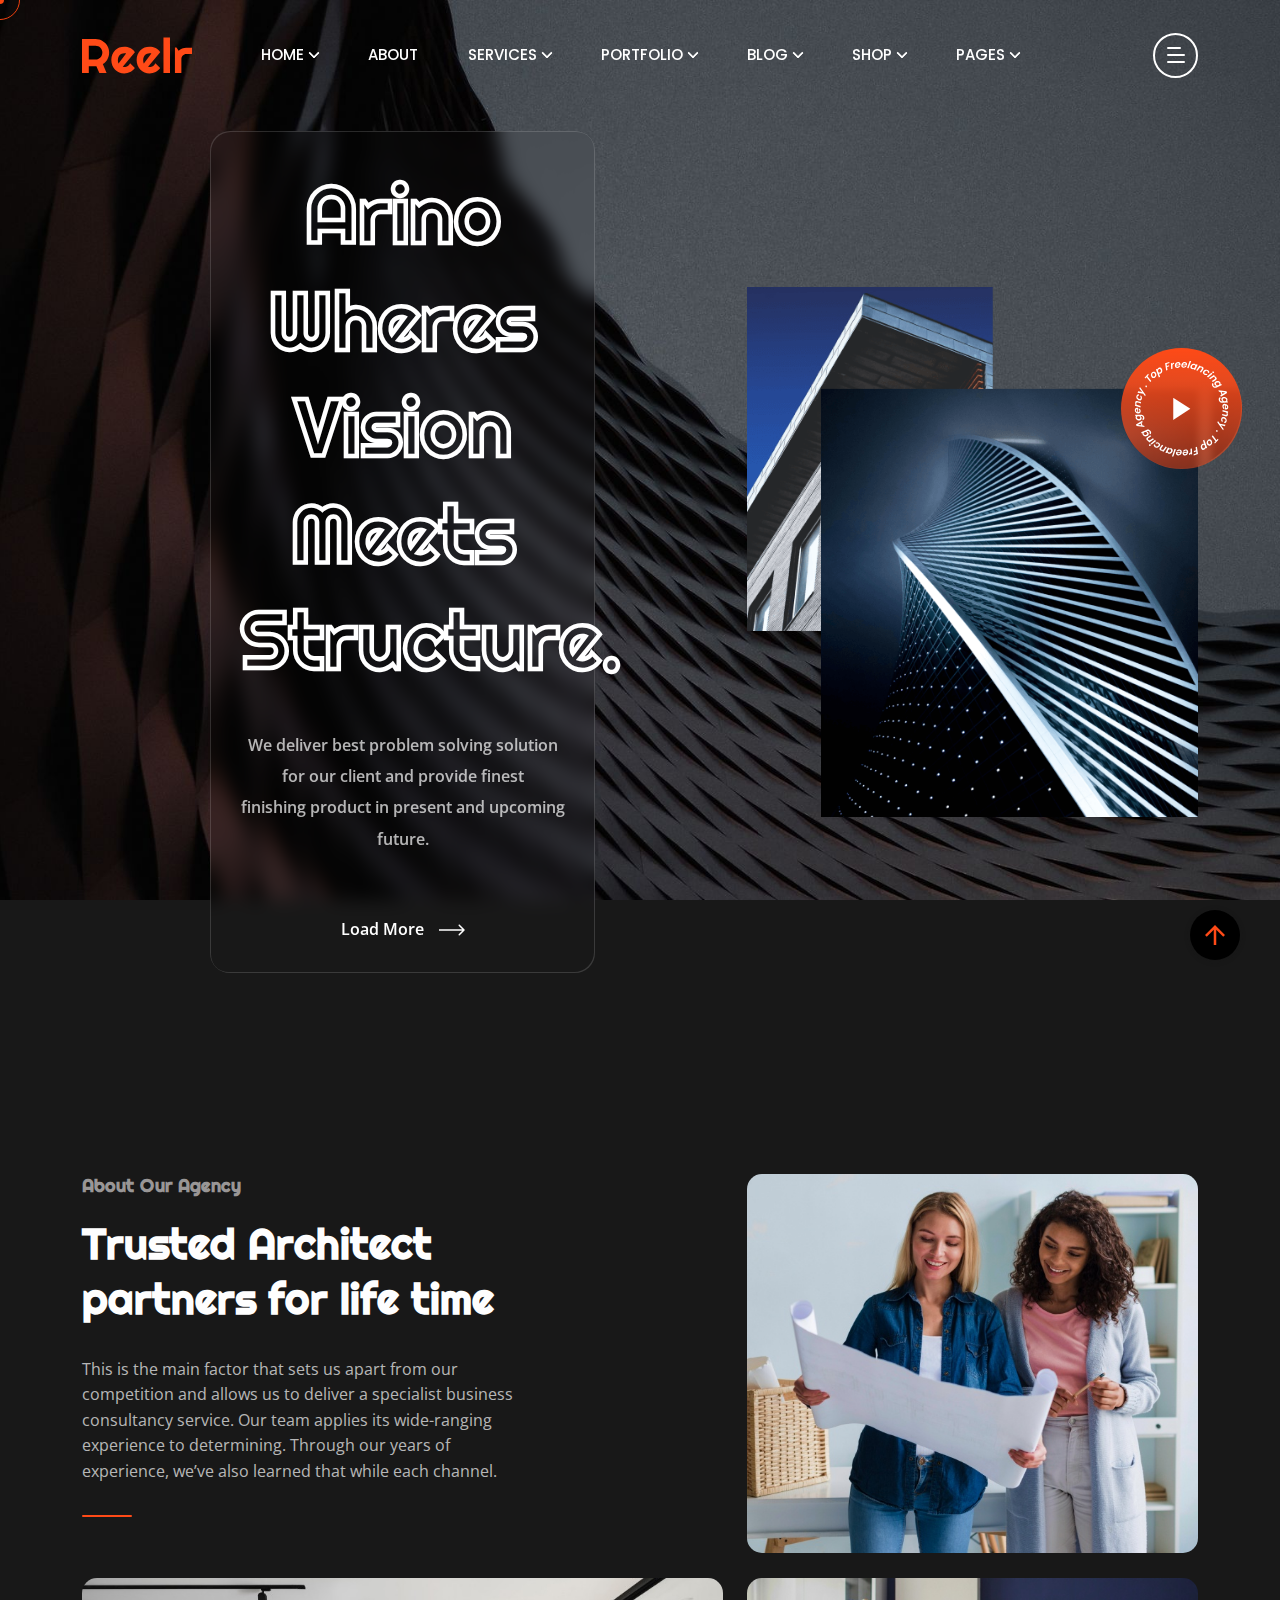
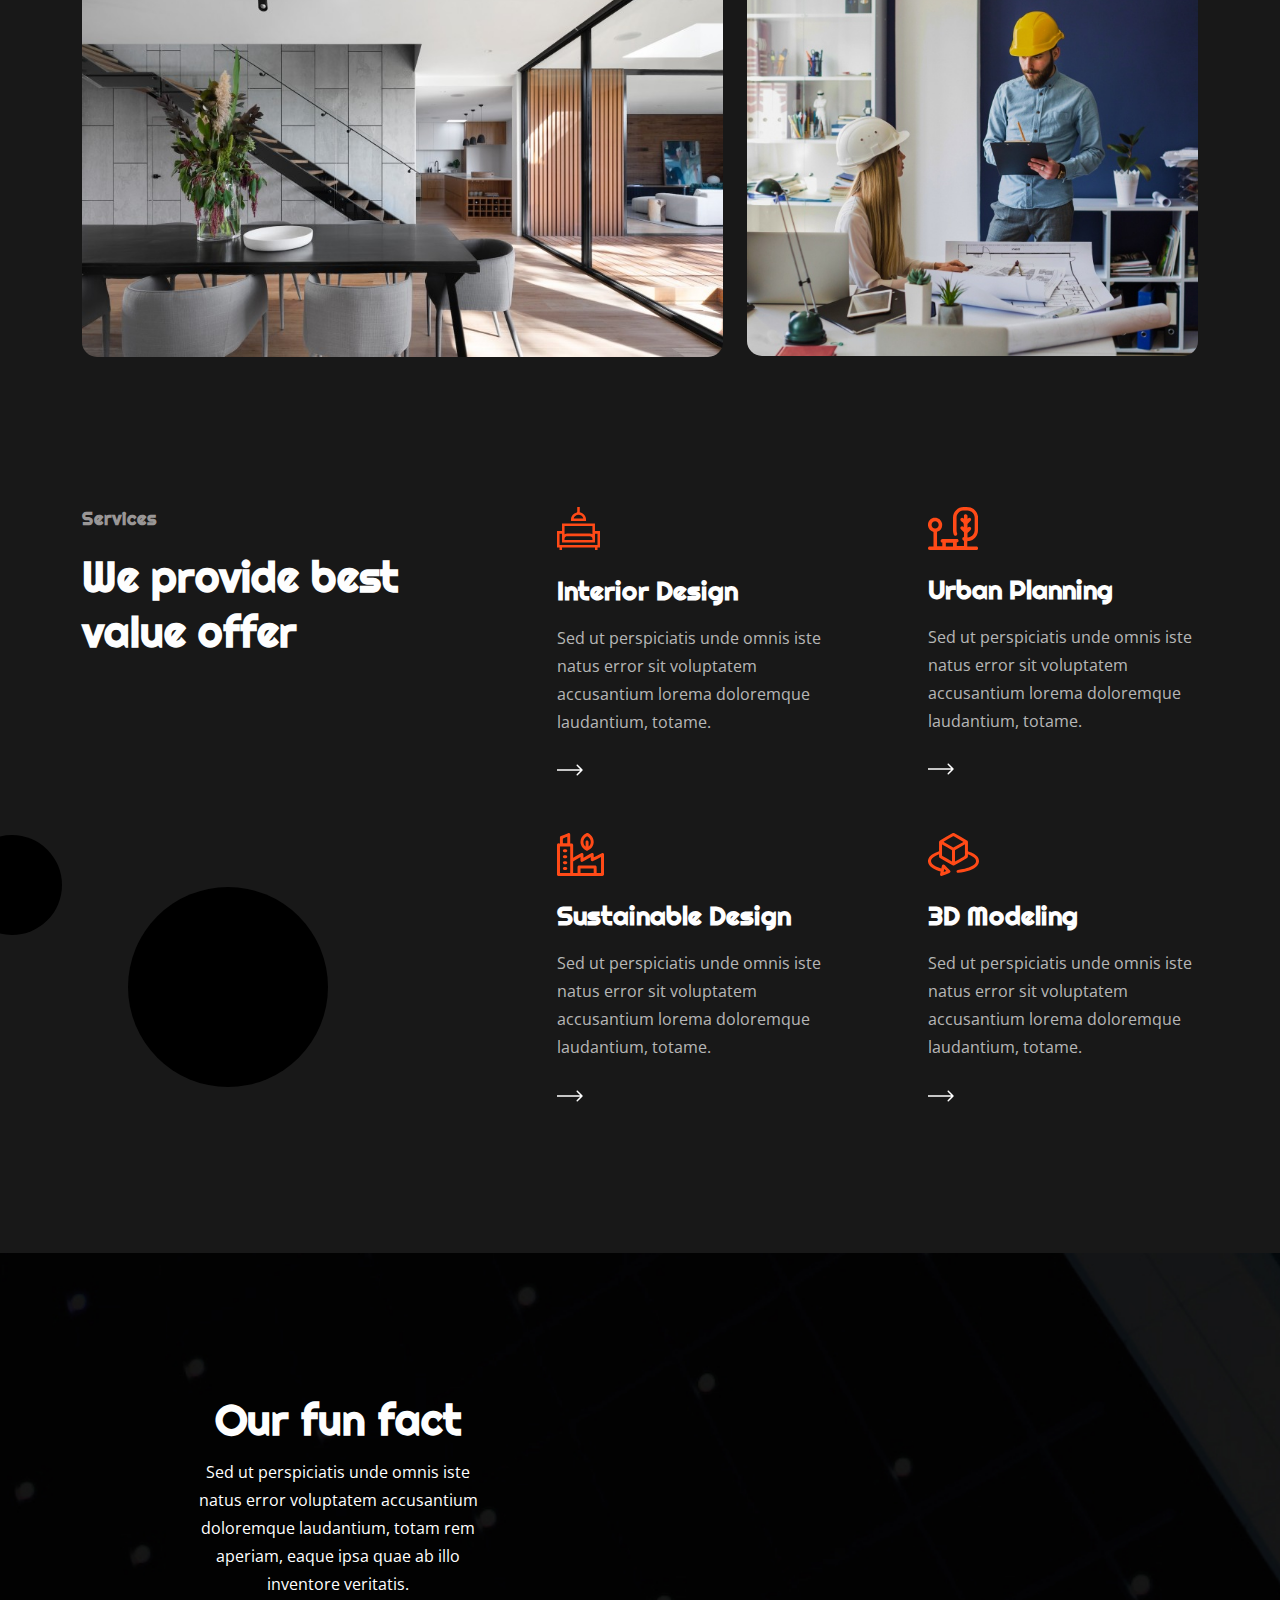
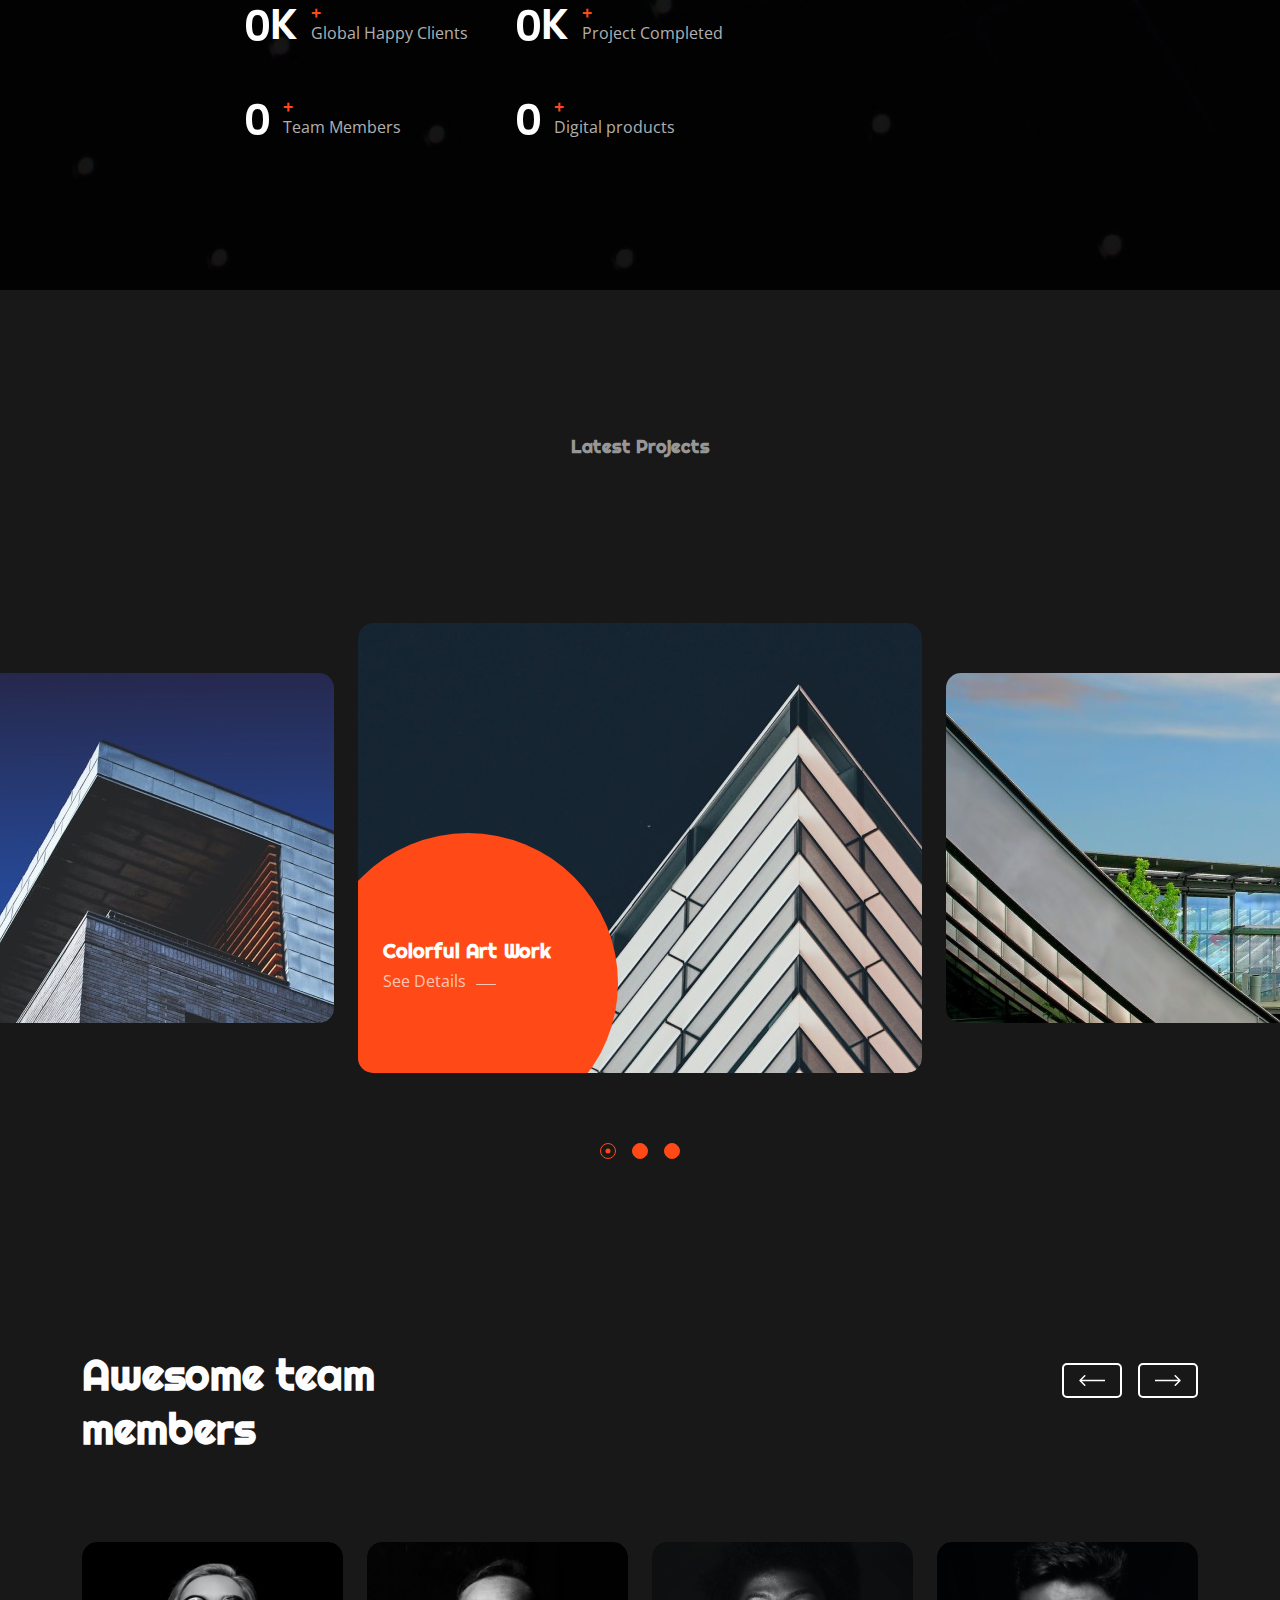
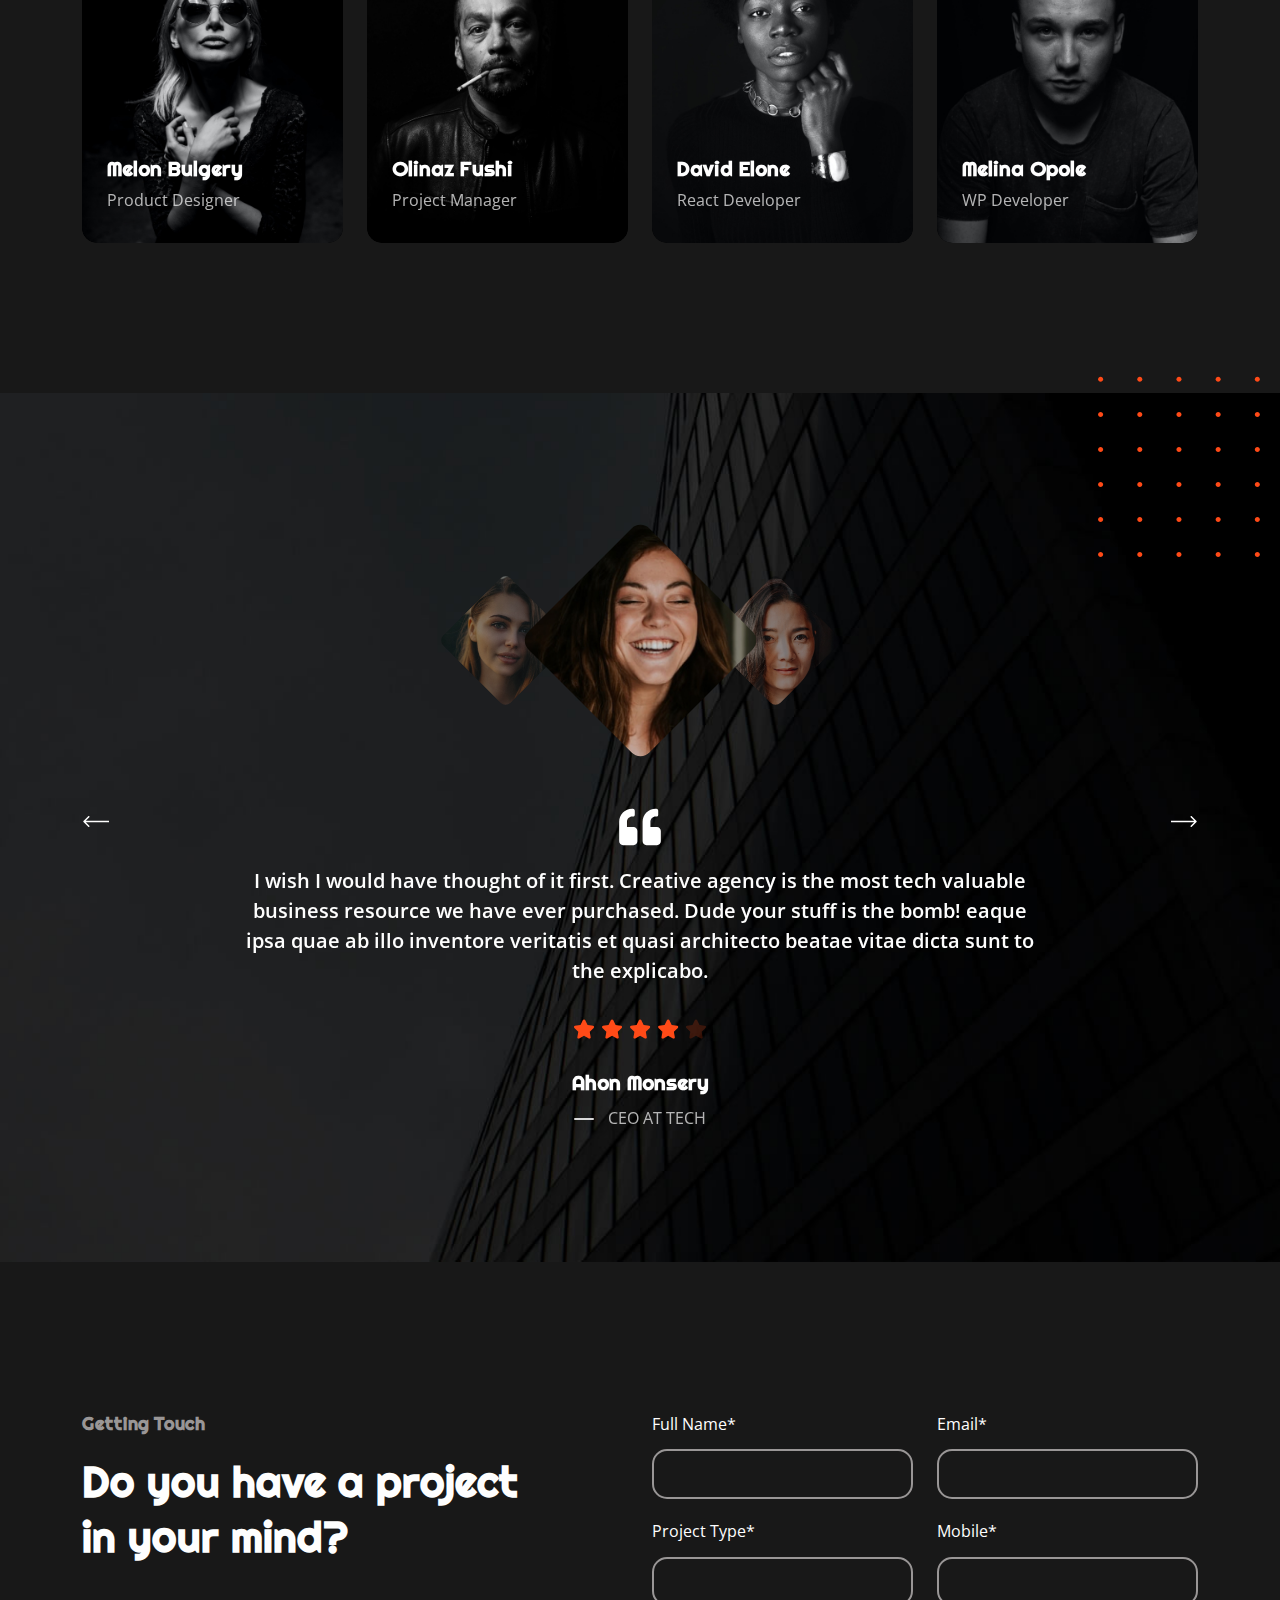
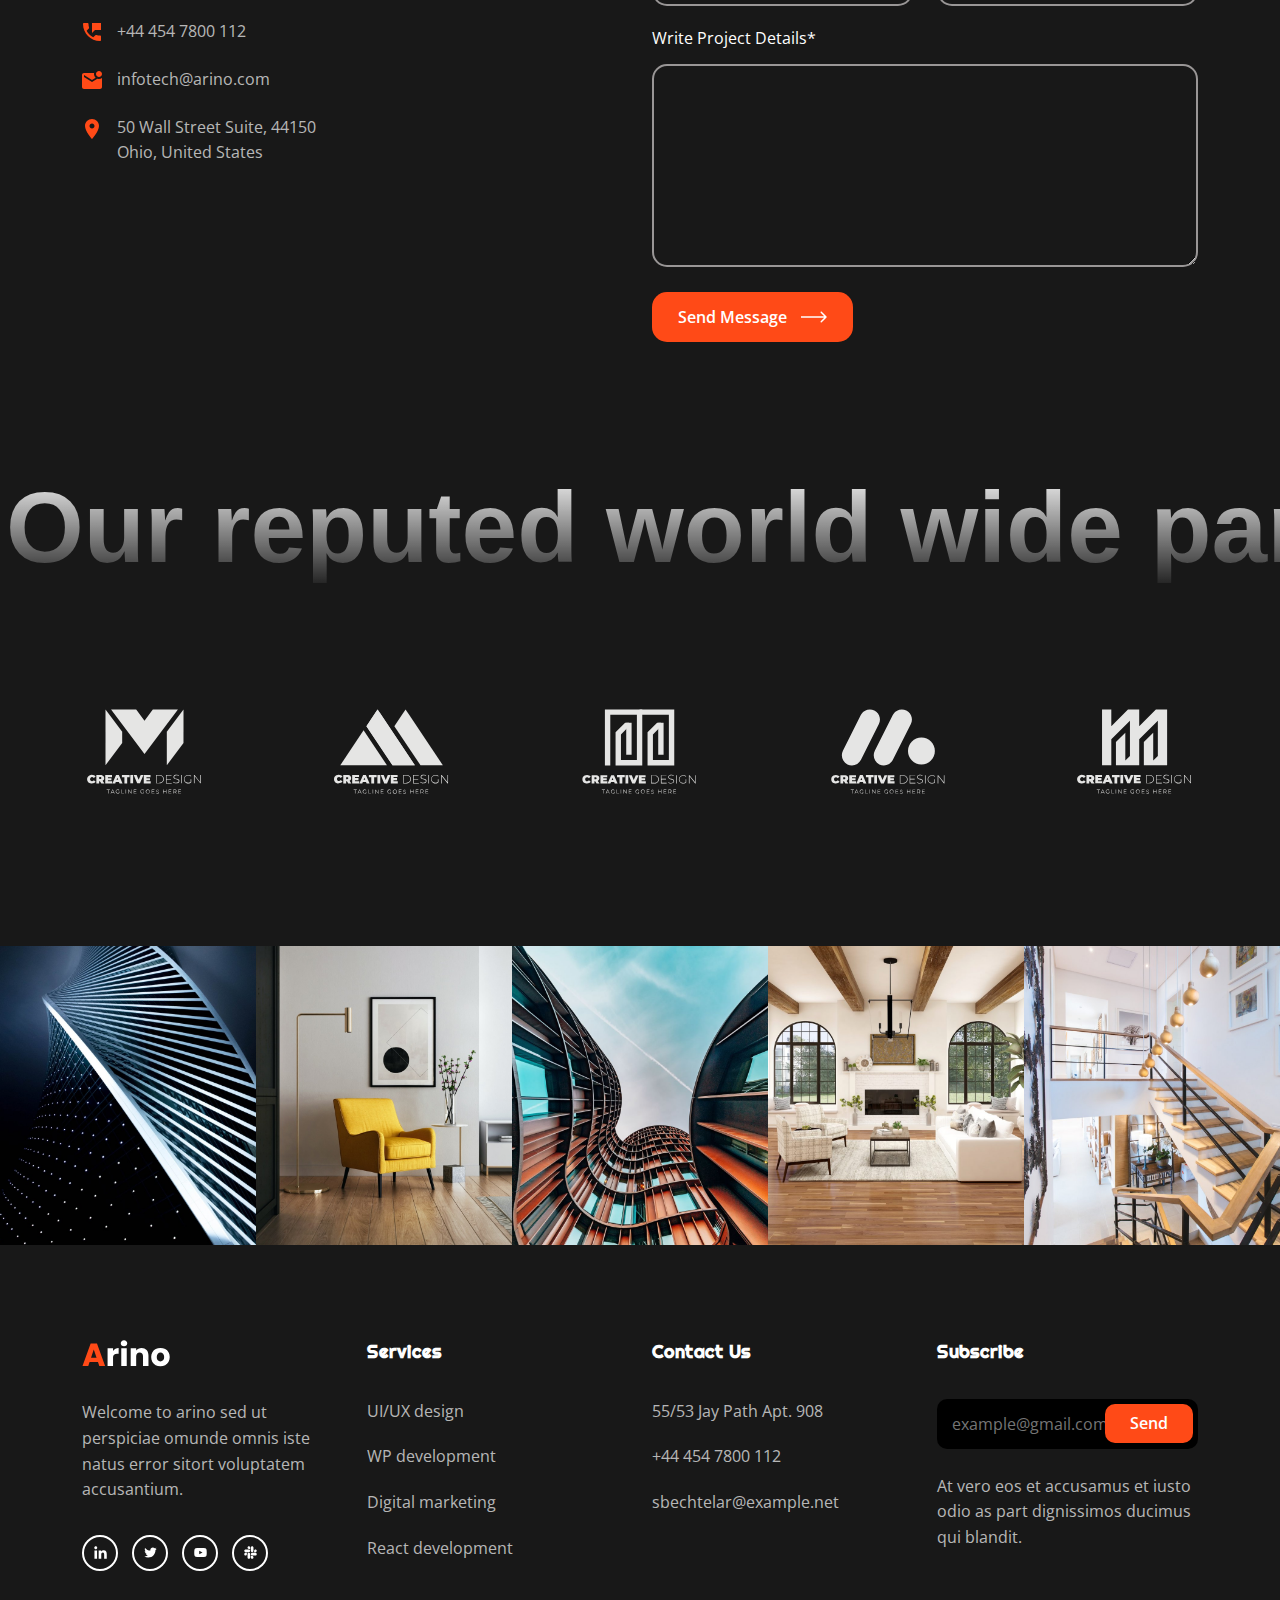
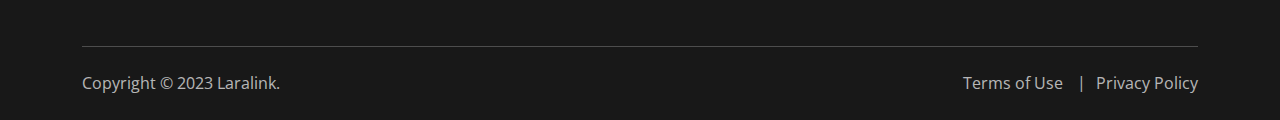
<file: architecture-agency.html>
<!DOCTYPE html>
<html class="no-js" lang="en">
  <head>
    <!-- Meta Tags -->
    <meta charset="utf-8">
    <meta http-equiv="x-ua-compatible" content="ie=edge">
    <meta name="viewport" content="width=device-width, initial-scale=1">
    <meta name="author" content="Laralink">
    <!-- Favicon Icon -->
    <link rel="icon" href="assets/img/favicon.png">
    <!-- Site Title -->
    <title>Arino - Architecture Agency Template</title>
    <link rel="stylesheet" href="assets/css/plugins/bootstrap.min.css">
    <link rel="stylesheet" href="assets/css/plugins/fontawesome.min.css">
    <link rel="stylesheet" href="assets/css/plugins/slick.css">
    <link rel="stylesheet" href="assets/css/plugins/lightgallery.min.css">
    <link rel="stylesheet" href="assets/css/plugins/animate.css">
    <link rel="stylesheet" href="assets/css/style.css">
  </head>
  <body>
    <div class="cs-preloader cs-center">
      <div class="cs-preloader_in"></div>
    </div>
    <!-- Start Header Section -->
    <header class="cs-site_header cs-style1 text-uppercase cs-sticky_header">
      <div class="cs-main_header">
        <div class="container">
          <div class="cs-main_header_in">
            <div class="cs-main_header_left">
              <a class="cs-site_branding" href="index.html">
                <img src="assets/img/logo.svg" alt="Logo">
              </a>
            </div>
            <div class="cs-main_header_center">
              <div class="cs-nav cs-primary_font cs-medium">
                <ul class="cs-nav_list">
                  <li class="menu-item-has-children cs-mega_menu">
                    <a href="index.html">Home</a>
                    <ul class="cs-mega_wrapper">
                      <li>
                        <ul>
                          <li>
                            <a href="index.html" class="cs-nav_list_img">
                              <img src="assets/img/demo/main-home.jpeg" alt="Thumb">
                            </a>
                            <a href="index.html">Main Home</a>
                          </li>
                          <li>
                            <a href="architecture-agency.html" class="cs-nav_list_img">
                              <img src="assets/img/demo/architecture-agency.jpeg" alt="Thumb">
                            </a>
                            <a href="architecture-agency.html">Architecture Agency</a>
                            <span class="cs-header_badge">New</span>
                          </li>
                        </ul>
                      </li>
                      <li>
                        <ul>
                          <li>
                            <a href="photography-agency.html" class="cs-nav_list_img">
                              <img src="assets/img/demo/photography-agency.jpeg" alt="Thumb">
                            </a>
                            <a href="photography-agency.html">Photography Agency</a>
                          </li>
                          <li>
                            <a href="creative-solution.html" class="cs-nav_list_img">
                              <img src="assets/img/demo/creative-solution.jpeg" alt="Thumb">
                            </a>
                            <a href="creative-solution.html">Creative Solution</a>
                            <span class="cs-header_badge">New</span>
                          </li>
                        </ul>
                      </li>
                      <li>
                        <ul>
                          <li>
                            <a href="creative-portfolio.html" class="cs-nav_list_img">
                              <img src="assets/img/demo/portfolio.jpeg" alt="Thumb">
                            </a>
                            <a href="creative-portfolio.html">Creative Portfolio</a>
                          </li>
                          <li>
                            <a href="personal-portfolio.html" class="cs-nav_list_img">
                              <img src="assets/img/demo/personal-portfolio.jpeg" alt="Thumb">
                              <span class="cs-header_badge">New</span>
                            </a>
                            <a href="personal-portfolio.html">Personal Portfolio</a>
                          </li>
                        </ul>
                      </li>
                      <li>
                        <ul>
                          <li>
                            <a href="digital-agency.html" class="cs-nav_list_img">
                              <img src="assets/img/demo/digital-agency.jpeg" alt="Thumb">
                            </a>
                            <a href="digital-agency.html">Digital Agency</a>
                          </li>
                          <li>
                            <a href="https://arino-html-rtl.vercel.app" target="_blank" class="cs-nav_list_img">
                              <img src="assets/img/demo/rtl.jpeg" alt="Thumb">
                            </a>
                            <a href="https://arino-html-rtl.vercel.app" target="_blank">RTL Demo</a>
                          </li>
                        </ul>
                      </li>
                      <li>
                        <ul>
                          <li>
                            <a href="marketing-agency.html" class="cs-nav_list_img">
                              <img src="assets/img/demo/marketing.jpeg" alt="Thumb">
                            </a>
                            <a href="marketing-agency.html">Marketing Agency</a>
                          </li>
                          <li>
                            <a href="showcase-portfolio.html" class="cs-nav_list_img">
                              <img src="assets/img/demo/portfolio-showcase.jpeg" alt="Thumb">
                            </a>
                            <a href="showcase-portfolio.html">Portfolio Showcase</a>
                          </li>
                          <li>
                            <a href="case-study-showcase.html" class="cs-nav_list_img">
                              <img src="assets/img/demo/case-study-showcase.jpeg" alt="Thumb">
                            </a>
                            <a href="case-study-showcase.html">Case Study Showcase</a>
                          </li>
                        </ul>
                      </li>
                      <li>
                        <ul>
                          <li>
                            <a href="freelancer-agency.html" class="cs-nav_list_img">
                              <img src="assets/img/demo/freelancer-agency.jpeg" alt="Thumb">
                            </a>
                            <a href="freelancer-agency.html">Freelancing Agency</a>
                          </li>
                          <li>
                            <a href="video-showcase.html" class="cs-nav_list_img">
                              <img src="assets/img/demo/video-showcase.jpeg" alt="Thumb">
                              <span class="cs-header_badge">New</span>
                            </a>
                            <a href="video-showcase.html">Video Showcase</a>
                          </li>
                        </ul>
                      </li>
                    </ul>
                  </li>
                  <li>
                    <a href="about.html">About</a>
                  </li>
                  <li class="menu-item-has-children">
                    <a href="service.html">Services</a>
                    <ul>
                      <li>
                        <a href="service.html">Services</a>
                      </li>
                      <li>
                        <a href="service-details.html">Service Details</a>
                      </li>
                    </ul>
                  </li>
                  <li class="menu-item-has-children">
                    <a href="portfolio.html">Portfolio</a>
                    <ul>
                      <li>
                        <a href="portfolio.html">Portfolio</a>
                      </li>
                      <li>
                        <a href="portfolio-details.html">Portfolio Details</a>
                      </li>
                    </ul>
                  </li>
                  <li class="menu-item-has-children">
                    <a href="blog.html">Blog</a>
                    <ul>
                      <li>
                        <a href="blog.html">Blog</a>
                      </li>
                      <li>
                        <a href="blog-details.html">Blog Details</a>
                      </li>
                    </ul>
                  </li>
                  <li class="menu-item-has-children">
                    <a href="shop.html">Shop</a>
                    <ul>
                      <li>
                        <a href="shop.html">Our Shop</a>
                      </li>
                      <li>
                        <a href="shop-product-details.html">Shop Details</a>
                      </li>
                      <li>
                        <a href="shop-cart.html">Cart</a>
                      </li>
                      <li>
                        <a href="shop-checkout.html">Checkout</a>
                      </li>
                      <li>
                        <a href="shop-order-recived.html">Success Order</a>
                      </li>
                      <li>
                        <a href="shop-wishlist.html">Wishlist</a>
                      </li>
                    </ul>
                  </li>
                  <li class="menu-item-has-children">
                    <a href="#">Pages</a>
                    <ul>
                      <li>
                        <a href="contact.html">Contact</a>
                      </li>
                      <li>
                        <a href="team.html">Team</a>
                      </li>
                      <li>
                        <a href="team-details.html">Team Details</a>
                      </li>
                      <li>
                        <a href="case-study.html">Case Study Details</a>
                      </li>
                      <li>
                        <a href="faq.html">FAQ</a>
                      </li>
                    </ul>
                  </li>
                </ul>
              </div>
            </div>
            <div class="cs-main_header_right">
              <div class="cs-toolbox">
                <span class="cs-icon_btn">
                  <span class="cs-icon_btn_in">
                    <span></span>
                    <span></span>
                    <span></span>
                    <span></span>
                  </span>
                </span>
              </div>
            </div>
          </div>
        </div>
      </div>
    </header>
    <div class="cs-side_header">
      <button class="cs-close"></button>
      <div class="cs-side_header_overlay"></div>
      <div class="cs-side_header_in">
        <div class="cs-side_header_shape"></div>
        <a class="cs-site_branding" href="index.html">
          <img src="assets/img/footer_logo.svg" alt="Logo">
        </a>
        <div class="cs-side_header_box">
          <h2 class="cs-side_header_heading"> Do you have a project in your <br> mind? Keep connect us. </h2>
        </div>
        <div class="cs-side_header_box">
          <h3 class="cs-side_header_title cs-primary_color">Contact Us</h3>
          <ul class="cs-contact_info cs-style1 cs-mp0">
            <li>
              <svg width="18" height="18" viewBox="0 0 18 18" fill="none" xmlns="http://www.w3.org/2000/svg">
                <path d="M17 12.5C15.75 12.5 14.55 12.3 13.43 11.93C13.08 11.82 12.69 11.9 12.41 12.17L10.21 14.37C7.38 12.93 5.06 10.62 3.62 7.79L5.82 5.58C6.1 5.31 6.18 4.92 6.07 4.57C5.7 3.45 5.5 2.25 5.5 1C5.5 0.45 5.05 0 4.5 0H1C0.45 0 0 0.45 0 1C0 10.39 7.61 18 17 18C17.55 18 18 17.55 18 17V13.5C18 12.95 17.55 12.5 17 12.5ZM9 0V10L12 7H18V0H9Z" fill="#FF4A17" />
              </svg>
              <span>+44 454 7800 112</span>
            </li>
            <li>
              <svg width="20" height="18" viewBox="0 0 20 18" fill="none" xmlns="http://www.w3.org/2000/svg">
                <path d="M20 6.98V16C20 17.1 19.1 18 18 18H2C0.9 18 0 17.1 0 16V4C0 2.9 0.9 2 2 2H12.1C12.04 2.32 12 2.66 12 3C12 4.48 12.65 5.79 13.67 6.71L10 9L2 4V6L10 11L15.3 7.68C15.84 7.88 16.4 8 17 8C18.13 8 19.16 7.61 20 6.98ZM14 3C14 4.66 15.34 6 17 6C18.66 6 20 4.66 20 3C20 1.34 18.66 0 17 0C15.34 0 14 1.34 14 3Z" fill="#FF4A17" />
              </svg>
              <span>infotech@arino.com</span>
            </li>
            <li>
              <svg width="14" height="20" viewBox="0 0 14 20" fill="none" xmlns="http://www.w3.org/2000/svg">
                <path d="M7 0C3.13 0 0 3.13 0 7C0 12.25 7 20 7 20C7 20 14 12.25 14 7C14 3.13 10.87 0 7 0ZM7 9.5C5.62 9.5 4.5 8.38 4.5 7C4.5 5.62 5.62 4.5 7 4.5C8.38 4.5 9.5 5.62 9.5 7C9.5 8.38 8.38 9.5 7 9.5Z" fill="#FF4A17" />
              </svg>
              <span>50 Wall Street Suite, 44150 <br>Ohio, United States </span>
            </li>
          </ul>
        </div>
        <div class="cs-side_header_box">
          <h3 class="cs-side_header_title cs-primary_color">Subscribe</h3>
          <div class="cs-newsletter cs-style1">
            <form action="#" class="cs-newsletter_form">
              <input type="email" class="cs-newsletter_input" placeholder="example@gmail.com">
              <button class="cs-newsletter_btn">
                <span>Send</span>
              </button>
            </form>
            <div class="cs-newsletter_text"> At vero eos et accusamus et iusto odio as part dignissimos ducimus qui blandit. </div>
          </div>
        </div>
        <div class="cs-side_header_box">
          <div class="cs-social_btns cs-style1">
            <a href="#" class="cs-center">
              <svg width="15" height="15" viewBox="0 0 15 15" fill="none" xmlns="http://www.w3.org/2000/svg">
                <path d="M4.04799 13.7497H1.45647V5.4043H4.04799V13.7497ZM2.75084 4.2659C1.92215 4.2659 1.25 3.57952 1.25 2.75084C1.25 2.35279 1.40812 1.97105 1.68958 1.68958C1.97105 1.40812 2.35279 1.25 2.75084 1.25C3.14888 1.25 3.53063 1.40812 3.81209 1.68958C4.09355 1.97105 4.25167 2.35279 4.25167 2.75084C4.25167 3.57952 3.57924 4.2659 2.75084 4.2659ZM13.7472 13.7497H11.1613V9.68722C11.1613 8.71903 11.1417 7.4774 9.81389 7.4774C8.46652 7.4774 8.26004 8.5293 8.26004 9.61747V13.7497H5.67132V5.4043H8.15681V6.54269H8.19308C8.53906 5.887 9.38421 5.19503 10.6451 5.19503C13.2679 5.19503 13.75 6.92215 13.75 9.16546V13.7497H13.7472Z" fill="white"></path>
              </svg>
            </a>
            <a href="#" class="cs-center">
              <svg width="13" height="11" viewBox="0 0 13 11" fill="none" xmlns="http://www.w3.org/2000/svg">
                <path d="M11.4651 2.95396C11.4731 3.065 11.4731 3.17606 11.4731 3.2871C11.4731 6.67383 8.89535 10.5761 4.18402 10.5761C2.73255 10.5761 1.38421 10.1557 0.25 9.42608C0.456226 9.44986 0.654494 9.4578 0.868655 9.4578C2.06629 9.4578 3.16879 9.0533 4.04918 8.36326C2.92291 8.33946 1.97906 7.60183 1.65386 6.5866C1.81251 6.61038 1.97112 6.62624 2.1377 6.62624C2.36771 6.62624 2.59774 6.59451 2.81188 6.53901C1.63802 6.30105 0.757595 5.26996 0.757595 4.02472V3.99301C1.09864 4.18336 1.49524 4.30233 1.91558 4.31818C1.22554 3.85814 0.773464 3.07294 0.773464 2.1846C0.773464 1.70872 0.900344 1.27249 1.12244 0.891774C2.38355 2.44635 4.27919 3.46156 6.40481 3.57262C6.36516 3.38226 6.34136 3.184 6.34136 2.9857C6.34136 1.57388 7.4835 0.423828 8.90323 0.423828C9.64086 0.423828 10.3071 0.733156 10.7751 1.23284C11.354 1.1218 11.9093 0.907643 12.401 0.614185C12.2106 1.20906 11.8061 1.70875 11.2748 2.02598C11.7903 1.97049 12.29 1.82769 12.75 1.62942C12.4011 2.13702 11.9648 2.5891 11.4651 2.95396V2.95396Z" fill="white"></path>
              </svg>
            </a>
            <a href="#" class="cs-center">
              <svg width="13" height="9" viewBox="0 0 13 9" fill="none" xmlns="http://www.w3.org/2000/svg">
                <path d="M12.4888 1.48066C12.345 0.939353 11.9215 0.513038 11.3837 0.368362C10.4089 0.105469 6.5 0.105469 6.5 0.105469C6.5 0.105469 2.59116 0.105469 1.61633 0.368362C1.07853 0.513061 0.65496 0.939353 0.5112 1.48066C0.25 2.4618 0.25 4.50887 0.25 4.50887C0.25 4.50887 0.25 6.55595 0.5112 7.53709C0.65496 8.0784 1.07853 8.48695 1.61633 8.63163C2.59116 8.89452 6.5 8.89452 6.5 8.89452C6.5 8.89452 10.4088 8.89452 11.3837 8.63163C11.9215 8.48695 12.345 8.0784 12.4888 7.53709C12.75 6.55595 12.75 4.50887 12.75 4.50887C12.75 4.50887 12.75 2.4618 12.4888 1.48066V1.48066ZM5.22158 6.36746V2.65029L8.48861 4.50892L5.22158 6.36746V6.36746Z" fill="white"></path>
              </svg>
            </a>
            <a href="#" class="cs-center">
              <svg width="13" height="13" viewBox="0 0 13 13" fill="none" xmlns="http://www.w3.org/2000/svg">
                <path d="M2.87612 8.149C2.87612 8.87165 2.28571 9.46205 1.56306 9.46205C0.840402 9.46205 0.25 8.87165 0.25 8.149C0.25 7.42634 0.840402 6.83594 1.56306 6.83594H2.87612V8.149ZM3.53795 8.149C3.53795 7.42634 4.12835 6.83594 4.851 6.83594C5.57366 6.83594 6.16406 7.42634 6.16406 8.149V11.4369C6.16406 12.1596 5.57366 12.75 4.851 12.75C4.12835 12.75 3.53795 12.1596 3.53795 11.4369V8.149ZM4.851 2.87612C4.12835 2.87612 3.53795 2.28571 3.53795 1.56306C3.53795 0.840402 4.12835 0.25 4.851 0.25C5.57366 0.25 6.16406 0.840402 6.16406 1.56306V2.87612H4.851V2.87612ZM4.851 3.53795C5.57366 3.53795 6.16406 4.12835 6.16406 4.851C6.16406 5.57366 5.57366 6.16406 4.851 6.16406H1.56306C0.840402 6.16406 0.25 5.57366 0.25 4.851C0.25 4.12835 0.840402 3.53795 1.56306 3.53795H4.851V3.53795ZM10.1239 4.851C10.1239 4.12835 10.7143 3.53795 11.4369 3.53795C12.1596 3.53795 12.75 4.12835 12.75 4.851C12.75 5.57366 12.1596 6.16406 11.4369 6.16406H10.1239V4.851V4.851ZM9.46205 4.851C9.46205 5.57366 8.87165 6.16406 8.149 6.16406C7.42634 6.16406 6.83594 5.57366 6.83594 4.851V1.56306C6.83594 0.840402 7.42634 0.25 8.149 0.25C8.87165 0.25 9.46205 0.840402 9.46205 1.56306V4.851V4.851ZM8.149 10.1239C8.87165 10.1239 9.46205 10.7143 9.46205 11.4369C9.46205 12.1596 8.87165 12.75 8.149 12.75C7.42634 12.75 6.83594 12.1596 6.83594 11.4369V10.1239H8.149ZM8.149 9.46205C7.42634 9.46205 6.83594 8.87165 6.83594 8.149C6.83594 7.42634 7.42634 6.83594 8.149 6.83594H11.4369C12.1596 6.83594 12.75 7.42634 12.75 8.149C12.75 8.87165 12.1596 9.46205 11.4369 9.46205H8.149Z" fill="white"></path>
              </svg>
            </a>
          </div>
        </div>
      </div>
    </div>
    <!-- End Header Section -->
    <!-- Start Hero -->
    <div class="cs-hero cs-style6 cs-bg cs-fixed_bg" data-src="assets/img/hero_bg_6.jpeg" id="home">
      <div class="container">
        <div class="row align-items-center">
          <div class="col-xl-7 col-lg-6">
            <div class="cs-hero_text">
              <h1 class="cs-hero_title wow fadeInRight" data-wow-duration="0.8s" data-wow-delay="0.2s">Arino Wheres Vision Meets Structure.</h1>
              <div class="cs-hero_subtitle">We deliver best problem solving solution for our client and provide finest <br>finishing product in present and upcoming future.</div>
              <a href="#" class="cs-text_btn">
                <span>Load More</span>
                <svg width="26" height="12" viewBox="0 0 26 12" fill="none" xmlns="http://www.w3.org/2000/svg">
                  <path d="M25.5303 6.53033C25.8232 6.23744 25.8232 5.76256 25.5303 5.46967L20.7574 0.696699C20.4645 0.403806 19.9896 0.403806 19.6967 0.696699C19.4038 0.989593 19.4038 1.46447 19.6967 1.75736L23.9393 6L19.6967 10.2426C19.4038 10.5355 19.4038 11.0104 19.6967 11.3033C19.9896 11.5962 20.4645 11.5962 20.7574 11.3033L25.5303 6.53033ZM0 6.75H25V5.25H0V6.75Z" fill="currentColor"></path>
                </svg>                
              </a>
            </div>
          </div>
          <div class="col-xl-5 col-lg-6">
            <div class="cs-height_0 cs-height_lg_50"></div>
            <div class="cs-hero_img">
              <img src="assets/img/hero_img_1.png" alt="Thumb">
              <a href="https://www.youtube.com/watch?v=VcaAVWtP48A" class="cs-hero_video_btn cs-center cs-video_open">
                <img src="assets/img/hero_img_6.svg" alt="Rotate Image">
                <svg width="25" height="32" viewBox="0 0 25 32" fill="none" xmlns="http://www.w3.org/2000/svg">
                  <path d="M0 0V31.8177L24.5967 15.9088L0 0Z" fill="white"/>
                </svg>                  
              </a>
            </div>
          </div>
        </div>
      </div>
    </div>
    <!-- End Hero -->
    <!-- Start About Section -->
    <div class="cs-height_150 cs-height_lg_80"></div>
    <section>
      <div class="container">
        <div class="row">
          <div class="col-xl-5 col-lg-7">
            <div class="cs-section_heading cs-style1">
              <h3 class="cs-section_subtitle">About Our Agency</h3>
              <h2 class="cs-section_title">Trusted Architect partners for life time</h2>
              <div class="cs-height_30 cs-height_lg_20"></div>
              <p class="cs-m0">This is the main factor that sets us apart from our competition and allows us to deliver a specialist business consultancy service. Our team applies its wide-ranging experience to determining. Through our years of experience, we’ve also learned that while each channel.</p>
              <div class="cs-height_30 cs-height_lg_30"></div>
              <div class="cs-separator cs-accent_bg"></div>
              <div class="cs-height_25 cs-height_lg_40"></div>
            </div>
          </div>
          <div class="col-lg-5 offset-xl-2">
            <img src="assets/img/about_img_6.jpeg" alt="Thumb" class="w-100 cs-radius_15">
            <div class="cs-height_25 cs-height_lg_25"></div>
          </div>
          <div class="col-lg-7">
            <img src="assets/img/about_img_7.jpeg" alt="Thumb" class="w-100 cs-radius_15">
            <div class="cs-height_25 cs-height_lg_25"></div>
          </div>
          <div class="col-lg-5">
            <img src="assets/img/about_img_8.jpeg" alt="Thumb" class="w-100 cs-radius_15">
            <div class="cs-height_25 cs-height_lg_25"></div>
          </div>
        </div>
      </div>
    </section>
    <!-- End About Section -->
    <!-- StartServices Section -->
    <section class="cs-shape_wrap_4 cs-parallax">
      <div class="cs-shape_4 cs-to_up"></div>
      <div class="cs-shape_4 cs-to_right"></div>
      <div class="cs-height_125 cs-height_lg_55"></div>
      <div class="container">
        <div class="row">
          <div class="col-lg-5 col-xl-4">
            <div class="cs-section_heading cs-style1">
              <h3 class="cs-section_subtitle">Services</h3>
              <h2 class="cs-section_title">We provide best value offer</h2>
              <div class="cs-height_45 cs-height_lg_20"></div>
              <a href="service.html" class="cs-text_btn wow fadeInLeft" data-wow-duration="0.8s" data-wow-delay="0.2s">
                <span>See All Services</span>
                <svg width="26" height="12" viewBox="0 0 26 12" fill="none" xmlns="http://www.w3.org/2000/svg">
                  <path d="M25.5303 6.53033C25.8232 6.23744 25.8232 5.76256 25.5303 5.46967L20.7574 0.696699C20.4645 0.403806 19.9896 0.403806 19.6967 0.696699C19.4038 0.989593 19.4038 1.46447 19.6967 1.75736L23.9393 6L19.6967 10.2426C19.4038 10.5355 19.4038 11.0104 19.6967 11.3033C19.9896 11.5962 20.4645 11.5962 20.7574 11.3033L25.5303 6.53033ZM0 6.75H25V5.25H0V6.75Z" fill="currentColor"></path>
                </svg>                
              </a>
            </div>
            <div class="cs-height_45 cs-height_lg_45"></div>
          </div>
          <div class="col-lg-7 offset-xl-1">
            <div class="cs-iconbox_4_wrap">
              <div class="cs-iconbox cs-style4">
                <div class="cs-iconbox_icon"><img src="assets/img/icons/service_icon_1.svg" alt="Icon"></div>
                <h2 class="cs-iconbox_title"><a href="service-details.html">Interior Design</a></h2>
                <p class="cs-iconbox_subtitle">Sed ut perspiciatis unde omnis iste natus error sit voluptatem accusantium lorema doloremque laudantium, totame.</p>
                <a href="service-details.html" class="cs_iconbox_btn">
                  <span>Learn More</span>
                  <svg width="26" height="12" viewBox="0 0 26 12" fill="none" xmlns="http://www.w3.org/2000/svg">
                    <path d="M25.5303 6.53033C25.8232 6.23744 25.8232 5.76256 25.5303 5.46967L20.7574 0.696699C20.4645 0.403806 19.9896 0.403806 19.6967 0.696699C19.4038 0.989593 19.4038 1.46447 19.6967 1.75736L23.9393 6L19.6967 10.2426C19.4038 10.5355 19.4038 11.0104 19.6967 11.3033C19.9896 11.5962 20.4645 11.5962 20.7574 11.3033L25.5303 6.53033ZM0 6.75H25V5.25H0V6.75Z" fill="currentColor"/>
                  </svg>                  
                </a>
              </div>
              <div class="cs-iconbox cs-style4">
                <div class="cs-iconbox_icon"><img src="assets/img/icons/service_icon_2.svg" alt="Icon"></div>
                <h2 class="cs-iconbox_title"><a href="service-details.html">Urban Planning</a></h2>
                <p class="cs-iconbox_subtitle">Sed ut perspiciatis unde omnis iste natus error sit voluptatem accusantium lorema doloremque laudantium, totame.</p>
                <a href="service-details.html" class="cs_iconbox_btn">
                  <span>Learn More</span>
                  <svg width="26" height="12" viewBox="0 0 26 12" fill="none" xmlns="http://www.w3.org/2000/svg">
                    <path d="M25.5303 6.53033C25.8232 6.23744 25.8232 5.76256 25.5303 5.46967L20.7574 0.696699C20.4645 0.403806 19.9896 0.403806 19.6967 0.696699C19.4038 0.989593 19.4038 1.46447 19.6967 1.75736L23.9393 6L19.6967 10.2426C19.4038 10.5355 19.4038 11.0104 19.6967 11.3033C19.9896 11.5962 20.4645 11.5962 20.7574 11.3033L25.5303 6.53033ZM0 6.75H25V5.25H0V6.75Z" fill="currentColor"/>
                  </svg>                  
                </a>
              </div>
              <div class="cs-iconbox cs-style4">
                <div class="cs-iconbox_icon"><img src="assets/img/icons/service_icon_3.svg" alt="Icon"></div>
                <h2 class="cs-iconbox_title"><a href="service-details.html">Sustainable Design</a></h2>
                <p class="cs-iconbox_subtitle">Sed ut perspiciatis unde omnis iste natus error sit voluptatem accusantium lorema doloremque laudantium, totame.</p>
                <a href="service-details.html" class="cs_iconbox_btn">
                  <span>Learn More</span>
                  <svg width="26" height="12" viewBox="0 0 26 12" fill="none" xmlns="http://www.w3.org/2000/svg">
                    <path d="M25.5303 6.53033C25.8232 6.23744 25.8232 5.76256 25.5303 5.46967L20.7574 0.696699C20.4645 0.403806 19.9896 0.403806 19.6967 0.696699C19.4038 0.989593 19.4038 1.46447 19.6967 1.75736L23.9393 6L19.6967 10.2426C19.4038 10.5355 19.4038 11.0104 19.6967 11.3033C19.9896 11.5962 20.4645 11.5962 20.7574 11.3033L25.5303 6.53033ZM0 6.75H25V5.25H0V6.75Z" fill="currentColor"/>
                  </svg>                  
                </a>
              </div>
              <div class="cs-iconbox cs-style4">
                <div class="cs-iconbox_icon"><img src="assets/img/icons/service_icon_4.svg" alt="Icon"></div>
                <h2 class="cs-iconbox_title"><a href="service-details.html">3D Modeling</a></h2>
                <p class="cs-iconbox_subtitle">Sed ut perspiciatis unde omnis iste natus error sit voluptatem accusantium lorema doloremque laudantium, totame.</p>
                <a href="service-details.html" class="cs_iconbox_btn">
                  <span>Learn More</span>
                  <svg width="26" height="12" viewBox="0 0 26 12" fill="none" xmlns="http://www.w3.org/2000/svg">
                    <path d="M25.5303 6.53033C25.8232 6.23744 25.8232 5.76256 25.5303 5.46967L20.7574 0.696699C20.4645 0.403806 19.9896 0.403806 19.6967 0.696699C19.4038 0.989593 19.4038 1.46447 19.6967 1.75736L23.9393 6L19.6967 10.2426C19.4038 10.5355 19.4038 11.0104 19.6967 11.3033C19.9896 11.5962 20.4645 11.5962 20.7574 11.3033L25.5303 6.53033ZM0 6.75H25V5.25H0V6.75Z" fill="currentColor"/>
                  </svg>                  
                </a>
              </div>
            </div>
          </div>
        </div>
      </div>
      <div class="cs-height_145 cs-height_lg_75"></div>
    </section>
    <!-- End Services Section -->
    <!-- Start FunFact -->
    <section class="cs-bg" data-src="assets/img/funfact_bg.jpeg">
      <div class="container">
        <div class="cs-funfact_wrap cs-type2">
          <div class="cs-funfact_left">
            <div class="cs-funfact_heading">
              <h2>Our fun fact</h2>
              <p> Sed ut perspiciatis unde omnis iste natus error voluptatem accusantium doloremque laudantium, totam rem aperiam, eaque ipsa quae ab illo inventore veritatis. </p>
            </div>
          </div>
          <div class="cs-funfact_right">
            <div class="cs-funfacts">
              <div class="cs-funfact cs-style1">
                <div class="cs-funfact_number cs-primary_font cs-semi_bold cs-primary_color">
                  <span data-count-to="40" class="odometer"></span>K
                </div>
                <div class="cs-funfact_text">
                  <span class="cs-accent_color">+</span>
                  <p>Global Happy Clients</p>
                </div>
              </div>
              <div class="cs-funfact cs-style1">
                <div class="cs-funfact_number cs-primary_font cs-semi_bold cs-primary_color">
                  <span data-count-to="50" class="odometer"></span>K
                </div>
                <div class="cs-funfact_text">
                  <span class="cs-accent_color">+</span>
                  <p>Project Completed</p>
                </div>
              </div>
              <div class="cs-funfact cs-style1">
                <div class="cs-funfact_number cs-primary_font cs-semi_bold cs-primary_color">
                  <span data-count-to="245" class="odometer"></span>
                </div>
                <div class="cs-funfact_text">
                  <span class="cs-accent_color">+</span>
                  <p>Team Members</p>
                </div>
              </div>
              <div class="cs-funfact cs-style1">
                <div class="cs-funfact_number cs-primary_font cs-semi_bold cs-primary_color">
                  <span data-count-to="550" class="odometer"></span>
                </div>
                <div class="cs-funfact_text">
                  <span class="cs-accent_color">+</span>
                  <p>Digital products</p>
                </div>
              </div>
            </div>
          </div>
        </div>
      </div>
    </section>
    <!-- End FunFact -->
    <!-- Start Latest Project -->
    <section>
      <div class="cs-height_145 cs-height_lg_80"></div>
      <div class="container">
        <div class="cs-section_heading cs-style1 text-center">
          <h3 class="cs-section_subtitle">Latest Projects</h3>
          <h2 class="cs-section_title wow fadeInUp" data-wow-duration="0.8s" data-wow-delay="0.2s"> Portfolio to explore </h2>
        </div>
      </div>
      <div class="cs-height_90 cs-height_lg_45"></div>
      <div class="cs-slider cs-style3 cs-gap-24">
        <div class="cs-slider_container" data-autoplay="0" data-loop="1" data-speed="600" data-center="1" data-slides-per-view="1">
          <div class="cs-slider_wrapper">
            <div class="cs-slide">
              <a href="portfolio-details.html" class="cs-portfolio cs-style1 cs-bg">
                <div class="cs-portfolio_hover"></div>
                <div class="cs-portfolio_bg" data-src="assets/img/portfolio_45.jpeg"></div>
                <div class="cs-portfolio_info">
                  <div class="cs-portfolio_info_bg cs-accent_bg"></div>
                  <h2 class="cs-portfolio_title">Colorful Art Work</h2>
                  <div class="cs-portfolio_subtitle">See Details</div>
                </div>
              </a>
            </div>
            <!-- .cs-slide -->
            <div class="cs-slide">
              <a href="portfolio-details.html" class="cs-portfolio cs-style1 cs-bg">
                <div class="cs-portfolio_hover"></div>
                <div class="cs-portfolio_bg" data-src="assets/img/portfolio_47.jpeg"></div>
                <div class="cs-portfolio_info">
                  <div class="cs-portfolio_info_bg cs-accent_bg"></div>
                  <h2 class="cs-portfolio_title">Colorful Art Work</h2>
                  <div class="cs-portfolio_subtitle">See Details</div>
                </div>
              </a>
            </div>
            <!-- .cs-slide -->
            <div class="cs-slide">
              <a href="portfolio-details.html" class="cs-portfolio cs-style1 cs-bg">
                <div class="cs-portfolio_hover"></div>
                <div class="cs-portfolio_bg" data-src="assets/img/portfolio_46.jpeg"></div>
                <div class="cs-portfolio_info">
                  <div class="cs-portfolio_info_bg cs-accent_bg"></div>
                  <h2 class="cs-portfolio_title">Colorful Art Work</h2>
                  <div class="cs-portfolio_subtitle">See Details</div>
                </div>
              </a>
            </div>
            <!-- .cs-slide -->
          </div>
        </div>
        <!-- .cs-slider_container -->
        <div class="cs-pagination cs-style1"></div>
      </div>
      <!-- .cs-slider -->
    </section>
    <!-- End Latest Project -->
    <!-- Start Team Section -->
    <section>
      <div class="cs-height_145 cs-height_lg_80"></div>
      <div class="container">
        <div class="cs-slider cs-style2 cs-gap-24">
          <div class="cs-slider_heading cs-style1">
            <div class="cs-section_heading cs-style1">
              <h3 class="cs-section_subtitle wow fadeInLeft" data-wow-duration="0.8s" data-wow-delay="0.2s"> Our Team </h3>
              <h2 class="cs-section_title">Awesome team <br>members </h2>
            </div>
            <div class="cs-slider_arrows cs-style1 cs-primary_color">
              <div class="cs-left_arrow cs-center">
                <svg width="26" height="13" viewBox="0 0 26 13" fill="none" xmlns="http://www.w3.org/2000/svg">
                  <path d="M0.469791 5.96967C0.176899 6.26256 0.176899 6.73744 0.469791 7.03033L5.24276 11.8033C5.53566 12.0962 6.01053 12.0962 6.30342 11.8033C6.59632 11.5104 6.59632 11.0355 6.30342 10.7426L2.06078 6.5L6.30342 2.25736C6.59632 1.96447 6.59632 1.48959 6.30342 1.1967C6.01053 0.903806 5.53566 0.903806 5.24276 1.1967L0.469791 5.96967ZM26.0001 5.75L1.00012 5.75V7.25L26.0001 7.25V5.75Z" fill="currentColor" />
                </svg>
              </div>
              <div class="cs-right_arrow cs-center">
                <svg width="26" height="13" viewBox="0 0 26 13" fill="none" xmlns="http://www.w3.org/2000/svg">
                  <path d="M25.5305 7.03033C25.8233 6.73744 25.8233 6.26256 25.5305 5.96967L20.7575 1.1967C20.4646 0.903806 19.9897 0.903806 19.6968 1.1967C19.4039 1.48959 19.4039 1.96447 19.6968 2.25736L23.9395 6.5L19.6968 10.7426C19.4039 11.0355 19.4039 11.5104 19.6968 11.8033C19.9897 12.0962 20.4646 12.0962 20.7575 11.8033L25.5305 7.03033ZM0.00012207 7.25H25.0001V5.75H0.00012207V7.25Z" fill="currentColor" />
                </svg>
              </div>
            </div>
          </div>
          <div class="cs-height_85 cs-height_lg_45"></div>
          <div class="cs-slider_container" data-autoplay="0" data-loop="1" data-speed="600" data-center="0" data-slides-per-view="responsive" data-xs-slides="1" data-sm-slides="2" data-md-slides="3" data-lg-slides="4" data-add-slides="4">
            <div class="cs-slider_wrapper">
              <div class="cs-slide">
                <div class="cs-team cs-style1">
                  <div class="cs-member_thumb">
                    <img src="assets/img/member_1.jpeg" alt="Member">
                    <div class="cs-member_overlay"></div>
                  </div>
                  <div class="cs-member_info">
                    <h2 class="cs-member_name">
                      <a href="team-details.html">Melon Bulgery</a>
                    </h2>
                    <div class="cs-member_designation">Product Designer</div>
                  </div>
                  <div class="cs-member_social cs-primary_color">
                    <a href="#">
                      <svg width="20" height="20" viewBox="0 0 20 20" fill="none" xmlns="http://www.w3.org/2000/svg">
                        <path d="M5.39756 18.333H1.9422V7.20581H5.39756V18.333ZM3.66802 5.68795C2.56311 5.68795 1.6669 4.77277 1.6669 3.66786C1.6669 3.13714 1.87773 2.62814 2.25301 2.25286C2.6283 1.87758 3.13729 1.66675 3.66802 1.66675C4.19875 1.66675 4.70774 1.87758 5.08302 2.25286C5.4583 2.62814 5.66913 3.13714 5.66913 3.66786C5.66913 4.77277 4.77256 5.68795 3.66802 5.68795ZM18.3298 18.333H14.8819V12.9164C14.8819 11.6255 14.8559 9.96995 13.0854 9.96995C11.2889 9.96995 11.0136 11.3725 11.0136 12.8234V18.333H7.56199V7.20581H10.876V8.72367H10.9243C11.3857 7.84941 12.5125 6.92679 14.1937 6.92679C17.6907 6.92679 18.3336 9.22962 18.3336 12.2207V18.333H18.3298Z" fill="currentColor" />
                      </svg>
                    </a>
                    <a href="#">
                      <svg width="18" height="14" viewBox="0 0 18 14" fill="none" xmlns="http://www.w3.org/2000/svg">
                        <path d="M15.6204 3.60521C15.631 3.75325 15.631 3.90133 15.631 4.04938C15.631 8.56502 12.194 13.7681 5.91227 13.7681C3.97697 13.7681 2.17918 13.2076 0.666901 12.2347C0.941869 12.2664 1.20623 12.277 1.49177 12.277C3.08862 12.277 4.55861 11.7377 5.73248 10.8176C4.23078 10.7859 2.97231 9.80236 2.53872 8.44871C2.75024 8.48042 2.96173 8.50158 3.18384 8.50158C3.49051 8.50158 3.79722 8.45926 4.08273 8.38527C2.51759 8.06798 1.34369 6.69321 1.34369 5.03288V4.99059C1.79842 5.2444 2.32723 5.40303 2.88768 5.42416C1.96762 4.81078 1.36485 3.76383 1.36485 2.57939C1.36485 1.94488 1.53403 1.36324 1.83015 0.855618C3.51164 2.92838 6.03915 4.282 8.87331 4.43008C8.82045 4.17627 8.78871 3.91191 8.78871 3.64752C8.78871 1.76509 10.3116 0.231689 12.2045 0.231689C13.188 0.231689 14.0764 0.644126 14.7003 1.31037C15.4723 1.16232 16.2126 0.876777 16.8683 0.485499C16.6144 1.27867 16.0751 1.94491 15.3666 2.3679C16.054 2.2939 16.7202 2.10351 17.3336 1.83915C16.8683 2.51594 16.2867 3.11871 15.6204 3.60521V3.60521Z" fill="currentColor" />
                      </svg>
                    </a>
                    <a href="#">
                      <svg width="18" height="12" viewBox="0 0 18 12" fill="none" xmlns="http://www.w3.org/2000/svg">
                        <path d="M16.9853 1.97421C16.7936 1.25247 16.2289 0.684051 15.5118 0.491149C14.212 0.140625 9.00023 0.140625 9.00023 0.140625C9.00023 0.140625 3.78845 0.140625 2.48868 0.491149C1.7716 0.684081 1.20685 1.25247 1.01517 1.97421C0.666901 3.28241 0.666901 6.01183 0.666901 6.01183C0.666901 6.01183 0.666901 8.74126 1.01517 10.0495C1.20685 10.7712 1.7716 11.3159 2.48868 11.5088C3.78845 11.8594 9.00023 11.8594 9.00023 11.8594C9.00023 11.8594 14.212 11.8594 15.5118 11.5088C16.2289 11.3159 16.7936 10.7712 16.9853 10.0495C17.3336 8.74126 17.3336 6.01183 17.3336 6.01183C17.3336 6.01183 17.3336 3.28241 16.9853 1.97421ZM7.29568 8.48995V3.53372L11.6517 6.01189L7.29568 8.48995Z" fill="currentColor" />
                      </svg>
                    </a>
                    <a href="#">
                      <svg width="18" height="18" viewBox="0 0 18 18" fill="none" xmlns="http://www.w3.org/2000/svg">
                        <path d="M4.16839 11.1987C4.16839 12.1623 3.38119 12.9495 2.41764 12.9495C1.4541 12.9495 0.666901 12.1623 0.666901 11.1987C0.666901 10.2352 1.4541 9.448 2.41764 9.448H4.16839V11.1987ZM5.05083 11.1987C5.05083 10.2352 5.83803 9.448 6.80157 9.448C7.76511 9.448 8.55232 10.2352 8.55232 11.1987V15.5827C8.55232 16.5462 7.76511 17.3334 6.80157 17.3334C5.83803 17.3334 5.05083 16.5462 5.05083 15.5827V11.1987ZM6.80157 4.16824C5.83803 4.16824 5.05083 3.38103 5.05083 2.41749C5.05083 1.45395 5.83803 0.666748 6.80157 0.666748C7.76511 0.666748 8.55232 1.45395 8.55232 2.41749V4.16824H6.80157ZM6.80157 5.05068C7.76511 5.05068 8.55232 5.83788 8.55232 6.80142C8.55232 7.76496 7.76511 8.55217 6.80157 8.55217H2.41764C1.4541 8.55217 0.666901 7.76496 0.666901 6.80142C0.666901 5.83788 1.4541 5.05068 2.41764 5.05068H6.80157ZM13.8321 6.80142C13.8321 5.83788 14.6193 5.05068 15.5828 5.05068C16.5464 5.05068 17.3336 5.83788 17.3336 6.80142C17.3336 7.76496 16.5464 8.55217 15.5828 8.55217H13.8321V6.80142ZM12.9496 6.80142C12.9496 7.76496 12.1624 8.55217 11.1989 8.55217C10.2354 8.55217 9.44815 7.76496 9.44815 6.80142V2.41749C9.44815 1.45395 10.2354 0.666748 11.1989 0.666748C12.1624 0.666748 12.9496 1.45395 12.9496 2.41749V6.80142ZM11.1989 13.8319C12.1624 13.8319 12.9496 14.6191 12.9496 15.5827C12.9496 16.5462 12.1624 17.3334 11.1989 17.3334C10.2354 17.3334 9.44815 16.5462 9.44815 15.5827V13.8319H11.1989ZM11.1989 12.9495C10.2354 12.9495 9.44815 12.1623 9.44815 11.1987C9.44815 10.2352 10.2354 9.448 11.1989 9.448H15.5828C16.5464 9.448 17.3336 10.2352 17.3336 11.1987C17.3336 12.1623 16.5464 12.9495 15.5828 12.9495H11.1989Z" fill="currentColor" />
                      </svg>
                    </a>
                  </div>
                </div>
              </div>
              <!-- .cs-slide -->
              <div class="cs-slide">
                <div class="cs-team cs-style1">
                  <div class="cs-member_thumb">
                    <img src="assets/img/member_2.jpeg" alt="Member">
                    <div class="cs-member_overlay"></div>
                  </div>
                  <div class="cs-member_info">
                    <h2 class="cs-member_name">
                      <a href="team-details.html">Olinaz Fushi</a>
                    </h2>
                    <div class="cs-member_designation">Project Manager</div>
                  </div>
                  <div class="cs-member_social cs-primary_color">
                    <a href="#">
                      <svg width="20" height="20" viewBox="0 0 20 20" fill="none" xmlns="http://www.w3.org/2000/svg">
                        <path d="M5.39756 18.333H1.9422V7.20581H5.39756V18.333ZM3.66802 5.68795C2.56311 5.68795 1.6669 4.77277 1.6669 3.66786C1.6669 3.13714 1.87773 2.62814 2.25301 2.25286C2.6283 1.87758 3.13729 1.66675 3.66802 1.66675C4.19875 1.66675 4.70774 1.87758 5.08302 2.25286C5.4583 2.62814 5.66913 3.13714 5.66913 3.66786C5.66913 4.77277 4.77256 5.68795 3.66802 5.68795ZM18.3298 18.333H14.8819V12.9164C14.8819 11.6255 14.8559 9.96995 13.0854 9.96995C11.2889 9.96995 11.0136 11.3725 11.0136 12.8234V18.333H7.56199V7.20581H10.876V8.72367H10.9243C11.3857 7.84941 12.5125 6.92679 14.1937 6.92679C17.6907 6.92679 18.3336 9.22962 18.3336 12.2207V18.333H18.3298Z" fill="currentColor" />
                      </svg>
                    </a>
                    <a href="#">
                      <svg width="18" height="14" viewBox="0 0 18 14" fill="none" xmlns="http://www.w3.org/2000/svg">
                        <path d="M15.6204 3.60521C15.631 3.75325 15.631 3.90133 15.631 4.04938C15.631 8.56502 12.194 13.7681 5.91227 13.7681C3.97697 13.7681 2.17918 13.2076 0.666901 12.2347C0.941869 12.2664 1.20623 12.277 1.49177 12.277C3.08862 12.277 4.55861 11.7377 5.73248 10.8176C4.23078 10.7859 2.97231 9.80236 2.53872 8.44871C2.75024 8.48042 2.96173 8.50158 3.18384 8.50158C3.49051 8.50158 3.79722 8.45926 4.08273 8.38527C2.51759 8.06798 1.34369 6.69321 1.34369 5.03288V4.99059C1.79842 5.2444 2.32723 5.40303 2.88768 5.42416C1.96762 4.81078 1.36485 3.76383 1.36485 2.57939C1.36485 1.94488 1.53403 1.36324 1.83015 0.855618C3.51164 2.92838 6.03915 4.282 8.87331 4.43008C8.82045 4.17627 8.78871 3.91191 8.78871 3.64752C8.78871 1.76509 10.3116 0.231689 12.2045 0.231689C13.188 0.231689 14.0764 0.644126 14.7003 1.31037C15.4723 1.16232 16.2126 0.876777 16.8683 0.485499C16.6144 1.27867 16.0751 1.94491 15.3666 2.3679C16.054 2.2939 16.7202 2.10351 17.3336 1.83915C16.8683 2.51594 16.2867 3.11871 15.6204 3.60521V3.60521Z" fill="currentColor" />
                      </svg>
                    </a>
                    <a href="#">
                      <svg width="18" height="12" viewBox="0 0 18 12" fill="none" xmlns="http://www.w3.org/2000/svg">
                        <path d="M16.9853 1.97421C16.7936 1.25247 16.2289 0.684051 15.5118 0.491149C14.212 0.140625 9.00023 0.140625 9.00023 0.140625C9.00023 0.140625 3.78845 0.140625 2.48868 0.491149C1.7716 0.684081 1.20685 1.25247 1.01517 1.97421C0.666901 3.28241 0.666901 6.01183 0.666901 6.01183C0.666901 6.01183 0.666901 8.74126 1.01517 10.0495C1.20685 10.7712 1.7716 11.3159 2.48868 11.5088C3.78845 11.8594 9.00023 11.8594 9.00023 11.8594C9.00023 11.8594 14.212 11.8594 15.5118 11.5088C16.2289 11.3159 16.7936 10.7712 16.9853 10.0495C17.3336 8.74126 17.3336 6.01183 17.3336 6.01183C17.3336 6.01183 17.3336 3.28241 16.9853 1.97421ZM7.29568 8.48995V3.53372L11.6517 6.01189L7.29568 8.48995Z" fill="currentColor" />
                      </svg>
                    </a>
                    <a href="#">
                      <svg width="18" height="18" viewBox="0 0 18 18" fill="none" xmlns="http://www.w3.org/2000/svg">
                        <path d="M4.16839 11.1987C4.16839 12.1623 3.38119 12.9495 2.41764 12.9495C1.4541 12.9495 0.666901 12.1623 0.666901 11.1987C0.666901 10.2352 1.4541 9.448 2.41764 9.448H4.16839V11.1987ZM5.05083 11.1987C5.05083 10.2352 5.83803 9.448 6.80157 9.448C7.76511 9.448 8.55232 10.2352 8.55232 11.1987V15.5827C8.55232 16.5462 7.76511 17.3334 6.80157 17.3334C5.83803 17.3334 5.05083 16.5462 5.05083 15.5827V11.1987ZM6.80157 4.16824C5.83803 4.16824 5.05083 3.38103 5.05083 2.41749C5.05083 1.45395 5.83803 0.666748 6.80157 0.666748C7.76511 0.666748 8.55232 1.45395 8.55232 2.41749V4.16824H6.80157ZM6.80157 5.05068C7.76511 5.05068 8.55232 5.83788 8.55232 6.80142C8.55232 7.76496 7.76511 8.55217 6.80157 8.55217H2.41764C1.4541 8.55217 0.666901 7.76496 0.666901 6.80142C0.666901 5.83788 1.4541 5.05068 2.41764 5.05068H6.80157ZM13.8321 6.80142C13.8321 5.83788 14.6193 5.05068 15.5828 5.05068C16.5464 5.05068 17.3336 5.83788 17.3336 6.80142C17.3336 7.76496 16.5464 8.55217 15.5828 8.55217H13.8321V6.80142ZM12.9496 6.80142C12.9496 7.76496 12.1624 8.55217 11.1989 8.55217C10.2354 8.55217 9.44815 7.76496 9.44815 6.80142V2.41749C9.44815 1.45395 10.2354 0.666748 11.1989 0.666748C12.1624 0.666748 12.9496 1.45395 12.9496 2.41749V6.80142ZM11.1989 13.8319C12.1624 13.8319 12.9496 14.6191 12.9496 15.5827C12.9496 16.5462 12.1624 17.3334 11.1989 17.3334C10.2354 17.3334 9.44815 16.5462 9.44815 15.5827V13.8319H11.1989ZM11.1989 12.9495C10.2354 12.9495 9.44815 12.1623 9.44815 11.1987C9.44815 10.2352 10.2354 9.448 11.1989 9.448H15.5828C16.5464 9.448 17.3336 10.2352 17.3336 11.1987C17.3336 12.1623 16.5464 12.9495 15.5828 12.9495H11.1989Z" fill="currentColor" />
                      </svg>
                    </a>
                  </div>
                </div>
              </div>
              <!-- .cs-slide -->
              <div class="cs-slide">
                <div class="cs-team cs-style1">
                  <div class="cs-member_thumb">
                    <img src="assets/img/member_3.jpeg" alt="Member">
                    <div class="cs-member_overlay"></div>
                  </div>
                  <div class="cs-member_info">
                    <h2 class="cs-member_name">
                      <a href="team-details.html">David Elone</a>
                    </h2>
                    <div class="cs-member_designation">React Developer</div>
                  </div>
                  <div class="cs-member_social cs-primary_color">
                    <a href="#">
                      <svg width="20" height="20" viewBox="0 0 20 20" fill="none" xmlns="http://www.w3.org/2000/svg">
                        <path d="M5.39756 18.333H1.9422V7.20581H5.39756V18.333ZM3.66802 5.68795C2.56311 5.68795 1.6669 4.77277 1.6669 3.66786C1.6669 3.13714 1.87773 2.62814 2.25301 2.25286C2.6283 1.87758 3.13729 1.66675 3.66802 1.66675C4.19875 1.66675 4.70774 1.87758 5.08302 2.25286C5.4583 2.62814 5.66913 3.13714 5.66913 3.66786C5.66913 4.77277 4.77256 5.68795 3.66802 5.68795ZM18.3298 18.333H14.8819V12.9164C14.8819 11.6255 14.8559 9.96995 13.0854 9.96995C11.2889 9.96995 11.0136 11.3725 11.0136 12.8234V18.333H7.56199V7.20581H10.876V8.72367H10.9243C11.3857 7.84941 12.5125 6.92679 14.1937 6.92679C17.6907 6.92679 18.3336 9.22962 18.3336 12.2207V18.333H18.3298Z" fill="currentColor" />
                      </svg>
                    </a>
                    <a href="#">
                      <svg width="18" height="14" viewBox="0 0 18 14" fill="none" xmlns="http://www.w3.org/2000/svg">
                        <path d="M15.6204 3.60521C15.631 3.75325 15.631 3.90133 15.631 4.04938C15.631 8.56502 12.194 13.7681 5.91227 13.7681C3.97697 13.7681 2.17918 13.2076 0.666901 12.2347C0.941869 12.2664 1.20623 12.277 1.49177 12.277C3.08862 12.277 4.55861 11.7377 5.73248 10.8176C4.23078 10.7859 2.97231 9.80236 2.53872 8.44871C2.75024 8.48042 2.96173 8.50158 3.18384 8.50158C3.49051 8.50158 3.79722 8.45926 4.08273 8.38527C2.51759 8.06798 1.34369 6.69321 1.34369 5.03288V4.99059C1.79842 5.2444 2.32723 5.40303 2.88768 5.42416C1.96762 4.81078 1.36485 3.76383 1.36485 2.57939C1.36485 1.94488 1.53403 1.36324 1.83015 0.855618C3.51164 2.92838 6.03915 4.282 8.87331 4.43008C8.82045 4.17627 8.78871 3.91191 8.78871 3.64752C8.78871 1.76509 10.3116 0.231689 12.2045 0.231689C13.188 0.231689 14.0764 0.644126 14.7003 1.31037C15.4723 1.16232 16.2126 0.876777 16.8683 0.485499C16.6144 1.27867 16.0751 1.94491 15.3666 2.3679C16.054 2.2939 16.7202 2.10351 17.3336 1.83915C16.8683 2.51594 16.2867 3.11871 15.6204 3.60521V3.60521Z" fill="currentColor" />
                      </svg>
                    </a>
                    <a href="#">
                      <svg width="18" height="12" viewBox="0 0 18 12" fill="none" xmlns="http://www.w3.org/2000/svg">
                        <path d="M16.9853 1.97421C16.7936 1.25247 16.2289 0.684051 15.5118 0.491149C14.212 0.140625 9.00023 0.140625 9.00023 0.140625C9.00023 0.140625 3.78845 0.140625 2.48868 0.491149C1.7716 0.684081 1.20685 1.25247 1.01517 1.97421C0.666901 3.28241 0.666901 6.01183 0.666901 6.01183C0.666901 6.01183 0.666901 8.74126 1.01517 10.0495C1.20685 10.7712 1.7716 11.3159 2.48868 11.5088C3.78845 11.8594 9.00023 11.8594 9.00023 11.8594C9.00023 11.8594 14.212 11.8594 15.5118 11.5088C16.2289 11.3159 16.7936 10.7712 16.9853 10.0495C17.3336 8.74126 17.3336 6.01183 17.3336 6.01183C17.3336 6.01183 17.3336 3.28241 16.9853 1.97421ZM7.29568 8.48995V3.53372L11.6517 6.01189L7.29568 8.48995Z" fill="currentColor" />
                      </svg>
                    </a>
                    <a href="#">
                      <svg width="18" height="18" viewBox="0 0 18 18" fill="none" xmlns="http://www.w3.org/2000/svg">
                        <path d="M4.16839 11.1987C4.16839 12.1623 3.38119 12.9495 2.41764 12.9495C1.4541 12.9495 0.666901 12.1623 0.666901 11.1987C0.666901 10.2352 1.4541 9.448 2.41764 9.448H4.16839V11.1987ZM5.05083 11.1987C5.05083 10.2352 5.83803 9.448 6.80157 9.448C7.76511 9.448 8.55232 10.2352 8.55232 11.1987V15.5827C8.55232 16.5462 7.76511 17.3334 6.80157 17.3334C5.83803 17.3334 5.05083 16.5462 5.05083 15.5827V11.1987ZM6.80157 4.16824C5.83803 4.16824 5.05083 3.38103 5.05083 2.41749C5.05083 1.45395 5.83803 0.666748 6.80157 0.666748C7.76511 0.666748 8.55232 1.45395 8.55232 2.41749V4.16824H6.80157ZM6.80157 5.05068C7.76511 5.05068 8.55232 5.83788 8.55232 6.80142C8.55232 7.76496 7.76511 8.55217 6.80157 8.55217H2.41764C1.4541 8.55217 0.666901 7.76496 0.666901 6.80142C0.666901 5.83788 1.4541 5.05068 2.41764 5.05068H6.80157ZM13.8321 6.80142C13.8321 5.83788 14.6193 5.05068 15.5828 5.05068C16.5464 5.05068 17.3336 5.83788 17.3336 6.80142C17.3336 7.76496 16.5464 8.55217 15.5828 8.55217H13.8321V6.80142ZM12.9496 6.80142C12.9496 7.76496 12.1624 8.55217 11.1989 8.55217C10.2354 8.55217 9.44815 7.76496 9.44815 6.80142V2.41749C9.44815 1.45395 10.2354 0.666748 11.1989 0.666748C12.1624 0.666748 12.9496 1.45395 12.9496 2.41749V6.80142ZM11.1989 13.8319C12.1624 13.8319 12.9496 14.6191 12.9496 15.5827C12.9496 16.5462 12.1624 17.3334 11.1989 17.3334C10.2354 17.3334 9.44815 16.5462 9.44815 15.5827V13.8319H11.1989ZM11.1989 12.9495C10.2354 12.9495 9.44815 12.1623 9.44815 11.1987C9.44815 10.2352 10.2354 9.448 11.1989 9.448H15.5828C16.5464 9.448 17.3336 10.2352 17.3336 11.1987C17.3336 12.1623 16.5464 12.9495 15.5828 12.9495H11.1989Z" fill="currentColor" />
                      </svg>
                    </a>
                  </div>
                </div>
              </div>
              <!-- .cs-slide -->
              <div class="cs-slide">
                <div class="cs-team cs-style1">
                  <div class="cs-member_thumb">
                    <img src="assets/img/member_4.jpeg" alt="Member">
                    <div class="cs-member_overlay"></div>
                  </div>
                  <div class="cs-member_info">
                    <h2 class="cs-member_name">
                      <a href="team-details.html">Melina Opole</a>
                    </h2>
                    <div class="cs-member_designation">WP Developer</div>
                  </div>
                  <div class="cs-member_social cs-primary_color">
                    <a href="#">
                      <svg width="20" height="20" viewBox="0 0 20 20" fill="none" xmlns="http://www.w3.org/2000/svg">
                        <path d="M5.39756 18.333H1.9422V7.20581H5.39756V18.333ZM3.66802 5.68795C2.56311 5.68795 1.6669 4.77277 1.6669 3.66786C1.6669 3.13714 1.87773 2.62814 2.25301 2.25286C2.6283 1.87758 3.13729 1.66675 3.66802 1.66675C4.19875 1.66675 4.70774 1.87758 5.08302 2.25286C5.4583 2.62814 5.66913 3.13714 5.66913 3.66786C5.66913 4.77277 4.77256 5.68795 3.66802 5.68795ZM18.3298 18.333H14.8819V12.9164C14.8819 11.6255 14.8559 9.96995 13.0854 9.96995C11.2889 9.96995 11.0136 11.3725 11.0136 12.8234V18.333H7.56199V7.20581H10.876V8.72367H10.9243C11.3857 7.84941 12.5125 6.92679 14.1937 6.92679C17.6907 6.92679 18.3336 9.22962 18.3336 12.2207V18.333H18.3298Z" fill="currentColor" />
                      </svg>
                    </a>
                    <a href="#">
                      <svg width="18" height="14" viewBox="0 0 18 14" fill="none" xmlns="http://www.w3.org/2000/svg">
                        <path d="M15.6204 3.60521C15.631 3.75325 15.631 3.90133 15.631 4.04938C15.631 8.56502 12.194 13.7681 5.91227 13.7681C3.97697 13.7681 2.17918 13.2076 0.666901 12.2347C0.941869 12.2664 1.20623 12.277 1.49177 12.277C3.08862 12.277 4.55861 11.7377 5.73248 10.8176C4.23078 10.7859 2.97231 9.80236 2.53872 8.44871C2.75024 8.48042 2.96173 8.50158 3.18384 8.50158C3.49051 8.50158 3.79722 8.45926 4.08273 8.38527C2.51759 8.06798 1.34369 6.69321 1.34369 5.03288V4.99059C1.79842 5.2444 2.32723 5.40303 2.88768 5.42416C1.96762 4.81078 1.36485 3.76383 1.36485 2.57939C1.36485 1.94488 1.53403 1.36324 1.83015 0.855618C3.51164 2.92838 6.03915 4.282 8.87331 4.43008C8.82045 4.17627 8.78871 3.91191 8.78871 3.64752C8.78871 1.76509 10.3116 0.231689 12.2045 0.231689C13.188 0.231689 14.0764 0.644126 14.7003 1.31037C15.4723 1.16232 16.2126 0.876777 16.8683 0.485499C16.6144 1.27867 16.0751 1.94491 15.3666 2.3679C16.054 2.2939 16.7202 2.10351 17.3336 1.83915C16.8683 2.51594 16.2867 3.11871 15.6204 3.60521V3.60521Z" fill="currentColor" />
                      </svg>
                    </a>
                    <a href="#">
                      <svg width="18" height="12" viewBox="0 0 18 12" fill="none" xmlns="http://www.w3.org/2000/svg">
                        <path d="M16.9853 1.97421C16.7936 1.25247 16.2289 0.684051 15.5118 0.491149C14.212 0.140625 9.00023 0.140625 9.00023 0.140625C9.00023 0.140625 3.78845 0.140625 2.48868 0.491149C1.7716 0.684081 1.20685 1.25247 1.01517 1.97421C0.666901 3.28241 0.666901 6.01183 0.666901 6.01183C0.666901 6.01183 0.666901 8.74126 1.01517 10.0495C1.20685 10.7712 1.7716 11.3159 2.48868 11.5088C3.78845 11.8594 9.00023 11.8594 9.00023 11.8594C9.00023 11.8594 14.212 11.8594 15.5118 11.5088C16.2289 11.3159 16.7936 10.7712 16.9853 10.0495C17.3336 8.74126 17.3336 6.01183 17.3336 6.01183C17.3336 6.01183 17.3336 3.28241 16.9853 1.97421ZM7.29568 8.48995V3.53372L11.6517 6.01189L7.29568 8.48995Z" fill="currentColor" />
                      </svg>
                    </a>
                    <a href="#">
                      <svg width="18" height="18" viewBox="0 0 18 18" fill="none" xmlns="http://www.w3.org/2000/svg">
                        <path d="M4.16839 11.1987C4.16839 12.1623 3.38119 12.9495 2.41764 12.9495C1.4541 12.9495 0.666901 12.1623 0.666901 11.1987C0.666901 10.2352 1.4541 9.448 2.41764 9.448H4.16839V11.1987ZM5.05083 11.1987C5.05083 10.2352 5.83803 9.448 6.80157 9.448C7.76511 9.448 8.55232 10.2352 8.55232 11.1987V15.5827C8.55232 16.5462 7.76511 17.3334 6.80157 17.3334C5.83803 17.3334 5.05083 16.5462 5.05083 15.5827V11.1987ZM6.80157 4.16824C5.83803 4.16824 5.05083 3.38103 5.05083 2.41749C5.05083 1.45395 5.83803 0.666748 6.80157 0.666748C7.76511 0.666748 8.55232 1.45395 8.55232 2.41749V4.16824H6.80157ZM6.80157 5.05068C7.76511 5.05068 8.55232 5.83788 8.55232 6.80142C8.55232 7.76496 7.76511 8.55217 6.80157 8.55217H2.41764C1.4541 8.55217 0.666901 7.76496 0.666901 6.80142C0.666901 5.83788 1.4541 5.05068 2.41764 5.05068H6.80157ZM13.8321 6.80142C13.8321 5.83788 14.6193 5.05068 15.5828 5.05068C16.5464 5.05068 17.3336 5.83788 17.3336 6.80142C17.3336 7.76496 16.5464 8.55217 15.5828 8.55217H13.8321V6.80142ZM12.9496 6.80142C12.9496 7.76496 12.1624 8.55217 11.1989 8.55217C10.2354 8.55217 9.44815 7.76496 9.44815 6.80142V2.41749C9.44815 1.45395 10.2354 0.666748 11.1989 0.666748C12.1624 0.666748 12.9496 1.45395 12.9496 2.41749V6.80142ZM11.1989 13.8319C12.1624 13.8319 12.9496 14.6191 12.9496 15.5827C12.9496 16.5462 12.1624 17.3334 11.1989 17.3334C10.2354 17.3334 9.44815 16.5462 9.44815 15.5827V13.8319H11.1989ZM11.1989 12.9495C10.2354 12.9495 9.44815 12.1623 9.44815 11.1987C9.44815 10.2352 10.2354 9.448 11.1989 9.448H15.5828C16.5464 9.448 17.3336 10.2352 17.3336 11.1987C17.3336 12.1623 16.5464 12.9495 15.5828 12.9495H11.1989Z" fill="currentColor" />
                      </svg>
                    </a>
                  </div>
                </div>
              </div>
              <!-- .cs-slide -->
              <div class="cs-slide">
                <div class="cs-team cs-style1">
                  <div class="cs-member_thumb">
                    <img src="assets/img/member_1.jpeg" alt="Member">
                    <div class="cs-member_overlay"></div>
                  </div>
                  <div class="cs-member_info">
                    <h2 class="cs-member_name">
                      <a href="team-details.html">Melon Bulgery</a>
                    </h2>
                    <div class="cs-member_designation">Product Designer</div>
                  </div>
                  <div class="cs-member_social cs-primary_color">
                    <a href="#">
                      <svg width="20" height="20" viewBox="0 0 20 20" fill="none" xmlns="http://www.w3.org/2000/svg">
                        <path d="M5.39756 18.333H1.9422V7.20581H5.39756V18.333ZM3.66802 5.68795C2.56311 5.68795 1.6669 4.77277 1.6669 3.66786C1.6669 3.13714 1.87773 2.62814 2.25301 2.25286C2.6283 1.87758 3.13729 1.66675 3.66802 1.66675C4.19875 1.66675 4.70774 1.87758 5.08302 2.25286C5.4583 2.62814 5.66913 3.13714 5.66913 3.66786C5.66913 4.77277 4.77256 5.68795 3.66802 5.68795ZM18.3298 18.333H14.8819V12.9164C14.8819 11.6255 14.8559 9.96995 13.0854 9.96995C11.2889 9.96995 11.0136 11.3725 11.0136 12.8234V18.333H7.56199V7.20581H10.876V8.72367H10.9243C11.3857 7.84941 12.5125 6.92679 14.1937 6.92679C17.6907 6.92679 18.3336 9.22962 18.3336 12.2207V18.333H18.3298Z" fill="currentColor" />
                      </svg>
                    </a>
                    <a href="#">
                      <svg width="18" height="14" viewBox="0 0 18 14" fill="none" xmlns="http://www.w3.org/2000/svg">
                        <path d="M15.6204 3.60521C15.631 3.75325 15.631 3.90133 15.631 4.04938C15.631 8.56502 12.194 13.7681 5.91227 13.7681C3.97697 13.7681 2.17918 13.2076 0.666901 12.2347C0.941869 12.2664 1.20623 12.277 1.49177 12.277C3.08862 12.277 4.55861 11.7377 5.73248 10.8176C4.23078 10.7859 2.97231 9.80236 2.53872 8.44871C2.75024 8.48042 2.96173 8.50158 3.18384 8.50158C3.49051 8.50158 3.79722 8.45926 4.08273 8.38527C2.51759 8.06798 1.34369 6.69321 1.34369 5.03288V4.99059C1.79842 5.2444 2.32723 5.40303 2.88768 5.42416C1.96762 4.81078 1.36485 3.76383 1.36485 2.57939C1.36485 1.94488 1.53403 1.36324 1.83015 0.855618C3.51164 2.92838 6.03915 4.282 8.87331 4.43008C8.82045 4.17627 8.78871 3.91191 8.78871 3.64752C8.78871 1.76509 10.3116 0.231689 12.2045 0.231689C13.188 0.231689 14.0764 0.644126 14.7003 1.31037C15.4723 1.16232 16.2126 0.876777 16.8683 0.485499C16.6144 1.27867 16.0751 1.94491 15.3666 2.3679C16.054 2.2939 16.7202 2.10351 17.3336 1.83915C16.8683 2.51594 16.2867 3.11871 15.6204 3.60521V3.60521Z" fill="currentColor" />
                      </svg>
                    </a>
                    <a href="#">
                      <svg width="18" height="12" viewBox="0 0 18 12" fill="none" xmlns="http://www.w3.org/2000/svg">
                        <path d="M16.9853 1.97421C16.7936 1.25247 16.2289 0.684051 15.5118 0.491149C14.212 0.140625 9.00023 0.140625 9.00023 0.140625C9.00023 0.140625 3.78845 0.140625 2.48868 0.491149C1.7716 0.684081 1.20685 1.25247 1.01517 1.97421C0.666901 3.28241 0.666901 6.01183 0.666901 6.01183C0.666901 6.01183 0.666901 8.74126 1.01517 10.0495C1.20685 10.7712 1.7716 11.3159 2.48868 11.5088C3.78845 11.8594 9.00023 11.8594 9.00023 11.8594C9.00023 11.8594 14.212 11.8594 15.5118 11.5088C16.2289 11.3159 16.7936 10.7712 16.9853 10.0495C17.3336 8.74126 17.3336 6.01183 17.3336 6.01183C17.3336 6.01183 17.3336 3.28241 16.9853 1.97421ZM7.29568 8.48995V3.53372L11.6517 6.01189L7.29568 8.48995Z" fill="currentColor" />
                      </svg>
                    </a>
                    <a href="#">
                      <svg width="18" height="18" viewBox="0 0 18 18" fill="none" xmlns="http://www.w3.org/2000/svg">
                        <path d="M4.16839 11.1987C4.16839 12.1623 3.38119 12.9495 2.41764 12.9495C1.4541 12.9495 0.666901 12.1623 0.666901 11.1987C0.666901 10.2352 1.4541 9.448 2.41764 9.448H4.16839V11.1987ZM5.05083 11.1987C5.05083 10.2352 5.83803 9.448 6.80157 9.448C7.76511 9.448 8.55232 10.2352 8.55232 11.1987V15.5827C8.55232 16.5462 7.76511 17.3334 6.80157 17.3334C5.83803 17.3334 5.05083 16.5462 5.05083 15.5827V11.1987ZM6.80157 4.16824C5.83803 4.16824 5.05083 3.38103 5.05083 2.41749C5.05083 1.45395 5.83803 0.666748 6.80157 0.666748C7.76511 0.666748 8.55232 1.45395 8.55232 2.41749V4.16824H6.80157ZM6.80157 5.05068C7.76511 5.05068 8.55232 5.83788 8.55232 6.80142C8.55232 7.76496 7.76511 8.55217 6.80157 8.55217H2.41764C1.4541 8.55217 0.666901 7.76496 0.666901 6.80142C0.666901 5.83788 1.4541 5.05068 2.41764 5.05068H6.80157ZM13.8321 6.80142C13.8321 5.83788 14.6193 5.05068 15.5828 5.05068C16.5464 5.05068 17.3336 5.83788 17.3336 6.80142C17.3336 7.76496 16.5464 8.55217 15.5828 8.55217H13.8321V6.80142ZM12.9496 6.80142C12.9496 7.76496 12.1624 8.55217 11.1989 8.55217C10.2354 8.55217 9.44815 7.76496 9.44815 6.80142V2.41749C9.44815 1.45395 10.2354 0.666748 11.1989 0.666748C12.1624 0.666748 12.9496 1.45395 12.9496 2.41749V6.80142ZM11.1989 13.8319C12.1624 13.8319 12.9496 14.6191 12.9496 15.5827C12.9496 16.5462 12.1624 17.3334 11.1989 17.3334C10.2354 17.3334 9.44815 16.5462 9.44815 15.5827V13.8319H11.1989ZM11.1989 12.9495C10.2354 12.9495 9.44815 12.1623 9.44815 11.1987C9.44815 10.2352 10.2354 9.448 11.1989 9.448H15.5828C16.5464 9.448 17.3336 10.2352 17.3336 11.1987C17.3336 12.1623 16.5464 12.9495 15.5828 12.9495H11.1989Z" fill="currentColor" />
                      </svg>
                    </a>
                  </div>
                </div>
              </div>
              <!-- .cs-slide -->
            </div>
          </div>
          <!-- .cs-slider_container -->
          <div class="cs-pagination cs-style1 cs-hidden_desktop"></div>
        </div>
        <!-- .cs-slider -->
      </div>
      <div class="cs-height_150 cs-height_lg_80"></div>
    </section>
    <!-- End Team Section -->

    <!-- Start Testimonial Section -->
    <section class="cs-shape_wrap_3 cs-parallax">
      <div class="cs-bg" data-src="assets/img/testimonial_bg.jpeg">
        <div class="cs-shape_3 cs-to_up">
          <svg width="162" height="181" viewBox="0 0 162 181" fill="none" xmlns="http://www.w3.org/2000/svg">
            <path d="M156.833 178.434C156.833 177.053 157.954 175.932 159.335 175.932C160.716 175.932 161.837 177.053 161.837 178.434C161.837 179.814 160.716 180.935 159.335 180.935C157.954 180.935 156.833 179.814 156.833 178.434Z" fill="#FF4A17" />
            <path d="M117.65 178.434C117.65 177.053 118.771 175.932 120.152 175.932C121.533 175.932 122.653 177.053 122.653 178.434C122.653 179.814 121.533 180.935 120.152 180.935C118.771 180.935 117.65 179.814 117.65 178.434Z" fill="#FF4A17" />
            <path d="M78.4694 178.434C78.4694 177.053 79.5902 175.932 80.971 175.932C82.3517 175.932 83.4726 177.053 83.4726 178.434C83.4726 179.814 82.3517 180.935 80.971 180.935C79.5876 180.935 78.4694 179.814 78.4694 178.434Z" fill="#FF4A17" />
            <path d="M39.286 178.434C39.286 177.053 40.4069 175.932 41.7876 175.932C43.1684 175.932 44.2893 177.053 44.2893 178.434C44.2893 179.814 43.1684 180.935 41.7876 180.935C40.4069 180.935 39.286 179.814 39.286 178.434Z" fill="#FF4A17" />
            <path d="M0.102661 178.434C0.102661 177.053 1.22354 175.932 2.60429 175.932C3.98504 175.932 5.10591 177.053 5.10591 178.434C5.10591 179.814 3.98504 180.935 2.60429 180.935C1.22091 180.935 0.102661 179.814 0.102661 178.434Z" fill="#FF4A17" />
            <path d="M156.833 143.419C156.833 142.038 157.954 140.917 159.335 140.917C160.716 140.917 161.837 142.038 161.837 143.419C161.837 144.799 160.716 145.92 159.335 145.92C157.954 145.92 156.833 144.799 156.833 143.419Z" fill="#FF4A17" />
            <path d="M117.65 143.419C117.65 142.038 118.771 140.917 120.152 140.917C121.533 140.917 122.653 142.038 122.653 143.419C122.653 144.799 121.533 145.92 120.152 145.92C118.771 145.92 117.65 144.799 117.65 143.419Z" fill="#FF4A17" />
            <path d="M78.4694 143.419C78.4694 142.038 79.5902 140.917 80.971 140.917C82.3517 140.917 83.4726 142.038 83.4726 143.419C83.4726 144.799 82.3517 145.92 80.971 145.92C79.5876 145.92 78.4694 144.799 78.4694 143.419Z" fill="#FF4A17" />
            <path d="M39.286 143.419C39.286 142.038 40.4069 140.917 41.7876 140.917C43.1684 140.917 44.2893 142.038 44.2893 143.419C44.2893 144.799 43.1684 145.92 41.7876 145.92C40.4069 145.92 39.286 144.799 39.286 143.419Z" fill="#FF4A17" />
            <path d="M0.102661 143.419C0.102661 142.038 1.22354 140.917 2.60429 140.917C3.98504 140.917 5.10591 142.038 5.10591 143.419C5.10591 144.799 3.98504 145.92 2.60429 145.92C1.22091 145.92 0.102661 144.799 0.102661 143.419Z" fill="#FF4A17" />
            <path d="M156.833 108.404C156.833 107.023 157.954 105.902 159.335 105.902C160.716 105.902 161.837 107.023 161.837 108.404C161.837 109.785 160.716 110.906 159.335 110.906C157.954 110.906 156.833 109.787 156.833 108.404Z" fill="#FF4A17" />
            <path d="M120.152 110.906C121.533 110.906 122.653 109.786 122.653 108.404C122.653 107.022 121.533 105.902 120.152 105.902C118.77 105.902 117.65 107.022 117.65 108.404C117.65 109.786 118.77 110.906 120.152 110.906Z" fill="#FF4A17" />
            <path d="M80.9684 110.906C82.35 110.906 83.47 109.786 83.47 108.404C83.47 107.022 82.35 105.902 80.9684 105.902C79.5868 105.902 78.4668 107.022 78.4668 108.404C78.4668 109.786 79.5868 110.906 80.9684 110.906Z" fill="#FF4A17" />
            <path d="M39.286 108.404C39.286 107.023 40.4069 105.902 41.7876 105.902C43.1684 105.902 44.2893 107.023 44.2893 108.404C44.2893 109.785 43.1684 110.906 41.7876 110.906C40.4069 110.906 39.286 109.787 39.286 108.404Z" fill="#FF4A17" />
            <path d="M0.102661 108.404C0.102661 107.023 1.22354 105.902 2.60429 105.902C3.98504 105.902 5.10591 107.023 5.10591 108.404C5.10591 109.785 3.98504 110.906 2.60429 110.906C1.22091 110.906 0.102661 109.787 0.102661 108.404Z" fill="#FF4A17" />
            <path d="M156.833 73.3918C156.833 72.011 157.954 70.8901 159.335 70.8901C160.716 70.8901 161.837 72.011 161.837 73.3918C161.837 74.7725 160.716 75.8934 159.335 75.8934C157.954 75.8908 156.833 74.7725 156.833 73.3918Z" fill="#FF4A17" />
            <path d="M120.152 75.8934C121.533 75.8934 122.653 74.7734 122.653 73.3918C122.653 72.0102 121.533 70.8901 120.152 70.8901C118.77 70.8901 117.65 72.0102 117.65 73.3918C117.65 74.7734 118.77 75.8934 120.152 75.8934Z" fill="#FF4A17" />
            <path d="M80.9684 75.8934C82.35 75.8934 83.47 74.7734 83.47 73.3918C83.47 72.0102 82.35 70.8901 80.9684 70.8901C79.5868 70.8901 78.4668 72.0102 78.4668 73.3918C78.4668 74.7734 79.5868 75.8934 80.9684 75.8934Z" fill="#FF4A17" />
            <path d="M39.286 73.3918C39.286 72.011 40.4069 70.8901 41.7876 70.8901C43.1684 70.8901 44.2893 72.011 44.2893 73.3918C44.2893 74.7725 43.1684 75.8934 41.7876 75.8934C40.4069 75.8934 39.286 74.7725 39.286 73.3918Z" fill="#FF4A17" />
            <path d="M0.102661 73.3918C0.102661 72.011 1.22354 70.8901 2.60429 70.8901C3.98504 70.8901 5.10591 72.011 5.10591 73.3918C5.10591 74.7725 3.98504 75.8934 2.60429 75.8934C1.22091 75.8908 0.102661 74.7725 0.102661 73.3918Z" fill="#FF4A17" />
            <path d="M156.833 38.3766C156.833 36.9959 157.954 35.875 159.335 35.875C160.716 35.875 161.837 36.9959 161.837 38.3766C161.837 39.7574 160.716 40.8782 159.335 40.8782C157.954 40.8756 156.833 39.7574 156.833 38.3766Z" fill="#FF4A17" />
            <path d="M120.152 40.8782C121.533 40.8782 122.653 39.7582 122.653 38.3766C122.653 36.995 121.533 35.875 120.152 35.875C118.77 35.875 117.65 36.995 117.65 38.3766C117.65 39.7582 118.77 40.8782 120.152 40.8782Z" fill="#FF4A17" />
            <path d="M80.9684 40.8782C82.35 40.8782 83.47 39.7582 83.47 38.3766C83.47 36.995 82.35 35.875 80.9684 35.875C79.5868 35.875 78.4668 36.995 78.4668 38.3766C78.4668 39.7582 79.5868 40.8782 80.9684 40.8782Z" fill="#FF4A17" />
            <path d="M39.286 38.3766C39.286 36.9959 40.4069 35.875 41.7876 35.875C43.1684 35.875 44.2893 36.9959 44.2893 38.3766C44.2893 39.7574 43.1684 40.8782 41.7876 40.8782C40.4069 40.8782 39.286 39.7574 39.286 38.3766Z" fill="#FF4A17" />
            <path d="M0.102661 38.3766C0.102661 36.9959 1.22354 35.875 2.60429 35.875C3.98504 35.875 5.10591 36.9959 5.10591 38.3766C5.10591 39.7574 3.98504 40.8782 2.60429 40.8782C1.22091 40.8756 0.102661 39.7574 0.102661 38.3766Z" fill="#FF4A17" />
            <path d="M156.833 3.36198C156.833 1.98123 157.954 0.860352 159.335 0.860352C160.716 0.860352 161.837 1.98123 161.837 3.36198C161.837 4.74273 160.716 5.8636 159.335 5.8636C157.954 5.8636 156.833 4.74273 156.833 3.36198Z" fill="#FF4A17" />
            <path d="M117.65 3.36198C117.65 1.98123 118.771 0.860352 120.152 0.860352C121.533 0.860352 122.653 1.98123 122.653 3.36198C122.653 4.74273 121.533 5.8636 120.152 5.8636C118.771 5.8636 117.65 4.74273 117.65 3.36198Z" fill="#FF4A17" />
            <path d="M78.4694 3.36198C78.4694 1.98123 79.5902 0.860352 80.971 0.860352C82.3517 0.860352 83.4726 1.98123 83.4726 3.36198C83.4726 4.74273 82.3517 5.8636 80.971 5.8636C79.5876 5.8636 78.4694 4.74273 78.4694 3.36198Z" fill="#FF4A17" />
            <path d="M39.286 3.36198C39.286 1.98123 40.4069 0.860352 41.7876 0.860352C43.1684 0.860352 44.2893 1.98123 44.2893 3.36198C44.2893 4.74273 43.1684 5.8636 41.7876 5.8636C40.4069 5.8636 39.286 4.74273 39.286 3.36198Z" fill="#FF4A17" />
            <path d="M0.102661 3.36198C0.102661 1.98123 1.22354 0.860352 2.60429 0.860352C3.98504 0.860352 5.10591 1.98123 5.10591 3.36198C5.10591 4.74273 3.98504 5.8636 2.60429 5.8636C1.22091 5.8636 0.102661 4.74273 0.102661 3.36198Z" fill="#FF4A17" />
          </svg>
        </div>
        <div class="cs-height_130 cs-height_lg_80"></div>
        <div class="container">
          <div class="cs-testimonial_slider_2">
            <div class="slider-nav cs-style1">
              <div class="slider-for_item item-nav">
                <div class="slider-nav_item">
                  <div class="cs-rotate_img">
                    <div class="cs-rotate_img_in">
                      <img src="assets/img/testimonial_1.jpeg" alt="Nav Image">
                    </div>
                  </div>
                </div>
              </div>
              <div class="slider-for_item item-nav">
                <div class="slider-nav_item">
                  <div class="cs-rotate_img">
                    <div class="cs-rotate_img_in">
                      <img src="assets/img/testimonial_2.jpeg" alt="Nav Image">
                    </div>
                  </div>
                </div>
              </div>
              <div class="slider-for_item item-nav">
                <div class="slider-nav_item">
                  <div class="cs-rotate_img">
                    <div class="cs-rotate_img_in">
                      <img src="assets/img/testimonial_3.jpeg" alt="Nav Image">
                    </div>
                  </div>
                </div>
              </div>
              <div class="slider-for_item item-nav">
                <div class="slider-nav_item">
                  <div class="cs-rotate_img">
                    <div class="cs-rotate_img_in">
                      <img src="assets/img/testimonial_1.jpeg" alt="Nav Image">
                    </div>
                  </div>
                </div>
              </div>
              <div class="slider-for_item item-nav">
                <div class="slider-nav_item">
                  <div class="cs-rotate_img">
                    <div class="cs-rotate_img_in">
                      <img src="assets/img/testimonial_2.jpeg" alt="Nav Image">
                    </div>
                  </div>
                </div>
              </div>
              <div class="slider-for_item item-nav">
                <div class="slider-nav_item">
                  <div class="cs-rotate_img">
                    <div class="cs-rotate_img_in">
                      <img src="assets/img/testimonial_3.jpeg" alt="Nav Image">
                    </div>
                  </div>
                </div>
              </div>
            </div>
            <div class="slider-for cs-style1">
              <div class="slider-for_item">
                <div class="cs-testimonial cs-style2">
                  <div class="cs-testimonial_quote">
                    <svg width="42" height="38" viewBox="0 0 42 38" fill="none" xmlns="http://www.w3.org/2000/svg">
                      <path d="M37.928 18.9982H31.4175V13.7899C31.4175 10.9172 33.7532 8.58154 36.6259 8.58154H37.2769C38.3593 8.58154 39.23 7.71077 39.23 6.62842V2.72217C39.23 1.63981 38.3593 0.769043 37.2769 0.769043H36.6259C29.4319 0.769043 23.605 6.59587 23.605 13.7899V33.3211C23.605 35.4777 25.3547 37.2274 27.5113 37.2274H37.928C40.0845 37.2274 41.8342 35.4777 41.8342 33.3211V22.9045C41.8342 20.7479 40.0845 18.9982 37.928 18.9982ZM14.4905 18.9982H7.98004V13.7899C7.98004 10.9172 10.3157 8.58154 13.1884 8.58154H13.8394C14.9218 8.58154 15.7925 7.71077 15.7925 6.62842V2.72217C15.7925 1.63981 14.9218 0.769043 13.8394 0.769043H13.1884C5.99436 0.769043 0.167542 6.59587 0.167542 13.7899V33.3211C0.167542 35.4777 1.91722 37.2274 4.07379 37.2274H14.4905C16.647 37.2274 18.3967 35.4777 18.3967 33.3211V22.9045C18.3967 20.7479 16.647 18.9982 14.4905 18.9982Z" fill="white" />
                    </svg>
                  </div>
                  <div class="cs-testimonial_text"> I wish I would have thought of it first. Creative agency is the most tech valuable business resource we have ever purchased. Dude your stuff is the bomb! eaque ipsa quae ab illo inventore veritatis et quasi architecto beatae vitae dicta sunt to the explicabo. </div>
                  <div class="cs-rating" data-rating="4">
                    <div class="cs-rating_bg" data-src="assets/img/rating.svg"></div>
                    <div class="cs-rating_percentage" data-src="assets/img/rating.svg"></div>
                  </div>
                  <h2 class="cs-testimonial_avatar_name">Ahon Monsery</h2>
                  <div class="cs-testimonial_avatar_designation text-uppercase"> CEO AT TECH </div>
                </div>
              </div>
              <div class="slider-for_item">
                <div class="cs-testimonial cs-style2">
                  <div class="cs-testimonial_quote">
                    <svg width="42" height="38" viewBox="0 0 42 38" fill="none" xmlns="http://www.w3.org/2000/svg">
                      <path d="M37.928 18.9982H31.4175V13.7899C31.4175 10.9172 33.7532 8.58154 36.6259 8.58154H37.2769C38.3593 8.58154 39.23 7.71077 39.23 6.62842V2.72217C39.23 1.63981 38.3593 0.769043 37.2769 0.769043H36.6259C29.4319 0.769043 23.605 6.59587 23.605 13.7899V33.3211C23.605 35.4777 25.3547 37.2274 27.5113 37.2274H37.928C40.0845 37.2274 41.8342 35.4777 41.8342 33.3211V22.9045C41.8342 20.7479 40.0845 18.9982 37.928 18.9982ZM14.4905 18.9982H7.98004V13.7899C7.98004 10.9172 10.3157 8.58154 13.1884 8.58154H13.8394C14.9218 8.58154 15.7925 7.71077 15.7925 6.62842V2.72217C15.7925 1.63981 14.9218 0.769043 13.8394 0.769043H13.1884C5.99436 0.769043 0.167542 6.59587 0.167542 13.7899V33.3211C0.167542 35.4777 1.91722 37.2274 4.07379 37.2274H14.4905C16.647 37.2274 18.3967 35.4777 18.3967 33.3211V22.9045C18.3967 20.7479 16.647 18.9982 14.4905 18.9982Z" fill="white" />
                    </svg>
                  </div>
                  <div class="cs-testimonial_text"> I wish I would have thought of it first. Creative agency is the most tech valuable business resource we have ever purchased. Dude your stuff is the bomb! eaque ipsa quae ab illo inventore veritatis et quasi architecto beatae vitae dicta sunt to the explicabo. </div>
                  <div class="cs-rating" data-rating="4">
                    <div class="cs-rating_bg" data-src="assets/img/rating.svg"></div>
                    <div class="cs-rating_percentage" data-src="assets/img/rating.svg"></div>
                  </div>
                  <h2 class="cs-testimonial_avatar_name">Ahon Monsery</h2>
                  <div class="cs-testimonial_avatar_designation text-uppercase"> CEO AT TECH </div>
                </div>
              </div>
              <div class="slider-for_item">
                <div class="cs-testimonial cs-style2">
                  <div class="cs-testimonial_quote">
                    <svg width="42" height="38" viewBox="0 0 42 38" fill="none" xmlns="http://www.w3.org/2000/svg">
                      <path d="M37.928 18.9982H31.4175V13.7899C31.4175 10.9172 33.7532 8.58154 36.6259 8.58154H37.2769C38.3593 8.58154 39.23 7.71077 39.23 6.62842V2.72217C39.23 1.63981 38.3593 0.769043 37.2769 0.769043H36.6259C29.4319 0.769043 23.605 6.59587 23.605 13.7899V33.3211C23.605 35.4777 25.3547 37.2274 27.5113 37.2274H37.928C40.0845 37.2274 41.8342 35.4777 41.8342 33.3211V22.9045C41.8342 20.7479 40.0845 18.9982 37.928 18.9982ZM14.4905 18.9982H7.98004V13.7899C7.98004 10.9172 10.3157 8.58154 13.1884 8.58154H13.8394C14.9218 8.58154 15.7925 7.71077 15.7925 6.62842V2.72217C15.7925 1.63981 14.9218 0.769043 13.8394 0.769043H13.1884C5.99436 0.769043 0.167542 6.59587 0.167542 13.7899V33.3211C0.167542 35.4777 1.91722 37.2274 4.07379 37.2274H14.4905C16.647 37.2274 18.3967 35.4777 18.3967 33.3211V22.9045C18.3967 20.7479 16.647 18.9982 14.4905 18.9982Z" fill="white" />
                    </svg>
                  </div>
                  <div class="cs-testimonial_text"> I wish I would have thought of it first. Creative agency is the most tech valuable business resource we have ever purchased. Dude your stuff is the bomb! eaque ipsa quae ab illo inventore veritatis et quasi architecto beatae vitae dicta sunt to the explicabo. </div>
                  <div class="cs-rating" data-rating="4">
                    <div class="cs-rating_bg" data-src="assets/img/rating.svg"></div>
                    <div class="cs-rating_percentage" data-src="assets/img/rating.svg"></div>
                  </div>
                  <h2 class="cs-testimonial_avatar_name">Ahon Monsery</h2>
                  <div class="cs-testimonial_avatar_designation text-uppercase"> CEO AT TECH </div>
                </div>
              </div>
              <div class="slider-for_item">
                <div class="cs-testimonial cs-style2">
                  <div class="cs-testimonial_quote">
                    <svg width="42" height="38" viewBox="0 0 42 38" fill="none" xmlns="http://www.w3.org/2000/svg">
                      <path d="M37.928 18.9982H31.4175V13.7899C31.4175 10.9172 33.7532 8.58154 36.6259 8.58154H37.2769C38.3593 8.58154 39.23 7.71077 39.23 6.62842V2.72217C39.23 1.63981 38.3593 0.769043 37.2769 0.769043H36.6259C29.4319 0.769043 23.605 6.59587 23.605 13.7899V33.3211C23.605 35.4777 25.3547 37.2274 27.5113 37.2274H37.928C40.0845 37.2274 41.8342 35.4777 41.8342 33.3211V22.9045C41.8342 20.7479 40.0845 18.9982 37.928 18.9982ZM14.4905 18.9982H7.98004V13.7899C7.98004 10.9172 10.3157 8.58154 13.1884 8.58154H13.8394C14.9218 8.58154 15.7925 7.71077 15.7925 6.62842V2.72217C15.7925 1.63981 14.9218 0.769043 13.8394 0.769043H13.1884C5.99436 0.769043 0.167542 6.59587 0.167542 13.7899V33.3211C0.167542 35.4777 1.91722 37.2274 4.07379 37.2274H14.4905C16.647 37.2274 18.3967 35.4777 18.3967 33.3211V22.9045C18.3967 20.7479 16.647 18.9982 14.4905 18.9982Z" fill="white" />
                    </svg>
                  </div>
                  <div class="cs-testimonial_text"> I wish I would have thought of it first. Creative agency is the most tech valuable business resource we have ever purchased. Dude your stuff is the bomb! eaque ipsa quae ab illo inventore veritatis et quasi architecto beatae vitae dicta sunt to the explicabo. </div>
                  <div class="cs-rating" data-rating="4">
                    <div class="cs-rating_bg" data-src="assets/img/rating.svg"></div>
                    <div class="cs-rating_percentage" data-src="assets/img/rating.svg"></div>
                  </div>
                  <h2 class="cs-testimonial_avatar_name">Ahon Monsery</h2>
                  <div class="cs-testimonial_avatar_designation text-uppercase"> CEO AT TECH </div>
                </div>
              </div>
              <div class="slider-for_item">
                <div class="cs-testimonial cs-style2">
                  <div class="cs-testimonial_quote">
                    <svg width="42" height="38" viewBox="0 0 42 38" fill="none" xmlns="http://www.w3.org/2000/svg">
                      <path d="M37.928 18.9982H31.4175V13.7899C31.4175 10.9172 33.7532 8.58154 36.6259 8.58154H37.2769C38.3593 8.58154 39.23 7.71077 39.23 6.62842V2.72217C39.23 1.63981 38.3593 0.769043 37.2769 0.769043H36.6259C29.4319 0.769043 23.605 6.59587 23.605 13.7899V33.3211C23.605 35.4777 25.3547 37.2274 27.5113 37.2274H37.928C40.0845 37.2274 41.8342 35.4777 41.8342 33.3211V22.9045C41.8342 20.7479 40.0845 18.9982 37.928 18.9982ZM14.4905 18.9982H7.98004V13.7899C7.98004 10.9172 10.3157 8.58154 13.1884 8.58154H13.8394C14.9218 8.58154 15.7925 7.71077 15.7925 6.62842V2.72217C15.7925 1.63981 14.9218 0.769043 13.8394 0.769043H13.1884C5.99436 0.769043 0.167542 6.59587 0.167542 13.7899V33.3211C0.167542 35.4777 1.91722 37.2274 4.07379 37.2274H14.4905C16.647 37.2274 18.3967 35.4777 18.3967 33.3211V22.9045C18.3967 20.7479 16.647 18.9982 14.4905 18.9982Z" fill="white" />
                    </svg>
                  </div>
                  <div class="cs-testimonial_text"> I wish I would have thought of it first. Creative agency is the most tech valuable business resource we have ever purchased. Dude your stuff is the bomb! eaque ipsa quae ab illo inventore veritatis et quasi architecto beatae vitae dicta sunt to the explicabo. </div>
                  <div class="cs-rating" data-rating="4">
                    <div class="cs-rating_bg" data-src="assets/img/rating.svg"></div>
                    <div class="cs-rating_percentage" data-src="assets/img/rating.svg"></div>
                  </div>
                  <h2 class="cs-testimonial_avatar_name">Ahon Monsery</h2>
                  <div class="cs-testimonial_avatar_designation text-uppercase"> CEO AT TECH </div>
                </div>
              </div>
              <div class="slider-for_item">
                <div class="cs-testimonial cs-style2">
                  <div class="cs-testimonial_quote">
                    <svg width="42" height="38" viewBox="0 0 42 38" fill="none" xmlns="http://www.w3.org/2000/svg">
                      <path d="M37.928 18.9982H31.4175V13.7899C31.4175 10.9172 33.7532 8.58154 36.6259 8.58154H37.2769C38.3593 8.58154 39.23 7.71077 39.23 6.62842V2.72217C39.23 1.63981 38.3593 0.769043 37.2769 0.769043H36.6259C29.4319 0.769043 23.605 6.59587 23.605 13.7899V33.3211C23.605 35.4777 25.3547 37.2274 27.5113 37.2274H37.928C40.0845 37.2274 41.8342 35.4777 41.8342 33.3211V22.9045C41.8342 20.7479 40.0845 18.9982 37.928 18.9982ZM14.4905 18.9982H7.98004V13.7899C7.98004 10.9172 10.3157 8.58154 13.1884 8.58154H13.8394C14.9218 8.58154 15.7925 7.71077 15.7925 6.62842V2.72217C15.7925 1.63981 14.9218 0.769043 13.8394 0.769043H13.1884C5.99436 0.769043 0.167542 6.59587 0.167542 13.7899V33.3211C0.167542 35.4777 1.91722 37.2274 4.07379 37.2274H14.4905C16.647 37.2274 18.3967 35.4777 18.3967 33.3211V22.9045C18.3967 20.7479 16.647 18.9982 14.4905 18.9982Z" fill="white" />
                    </svg>
                  </div>
                  <div class="cs-testimonial_text"> I wish I would have thought of it first. Creative agency is the most tech valuable business resource we have ever purchased. Dude your stuff is the bomb! eaque ipsa quae ab illo inventore veritatis et quasi architecto beatae vitae dicta sunt to the explicabo. </div>
                  <div class="cs-rating" data-rating="4">
                    <div class="cs-rating_bg" data-src="assets/img/rating.svg"></div>
                    <div class="cs-rating_percentage" data-src="assets/img/rating.svg"></div>
                  </div>
                  <h2 class="cs-testimonial_avatar_name">Ahon Monsery</h2>
                  <div class="cs-testimonial_avatar_designation text-uppercase"> CEO AT TECH </div>
                </div>
              </div>
            </div>
          </div>
        </div>
        <div class="cs-height_130 cs-height_lg_80"></div>
      </div>
    </section>
    <!-- End Testimonial Section -->

    <!-- Start Contact Section -->
    <div class="cs-height_150 cs-height_lg_80"></div>
    <div class="container">
      <div class="row">
        <div class="col-lg-6">
          <div class="cs-section_heading cs-style1">
            <h3 class="cs-section_subtitle">Getting Touch</h3>
            <h2 class="cs-section_title">Do you have a project <br>in your mind?</h2>
          </div>
          <div class="cs-height_55 cs-height_lg_30"></div>
          <ul class="cs-contact_info cs-style1 cs-mp0">
            <li>
              <svg width="18" height="18" viewBox="0 0 18 18" fill="none" xmlns="http://www.w3.org/2000/svg">
                <path d="M17 12.5C15.75 12.5 14.55 12.3 13.43 11.93C13.08 11.82 12.69 11.9 12.41 12.17L10.21 14.37C7.38 12.93 5.06 10.62 3.62 7.79L5.82 5.58C6.1 5.31 6.18 4.92 6.07 4.57C5.7 3.45 5.5 2.25 5.5 1C5.5 0.45 5.05 0 4.5 0H1C0.45 0 0 0.45 0 1C0 10.39 7.61 18 17 18C17.55 18 18 17.55 18 17V13.5C18 12.95 17.55 12.5 17 12.5ZM9 0V10L12 7H18V0H9Z" fill="#FF4A17"></path>
              </svg>
              <span>+44 454 7800 112</span>
            </li>
            <li>
              <svg width="20" height="18" viewBox="0 0 20 18" fill="none" xmlns="http://www.w3.org/2000/svg">
                <path d="M20 6.98V16C20 17.1 19.1 18 18 18H2C0.9 18 0 17.1 0 16V4C0 2.9 0.9 2 2 2H12.1C12.04 2.32 12 2.66 12 3C12 4.48 12.65 5.79 13.67 6.71L10 9L2 4V6L10 11L15.3 7.68C15.84 7.88 16.4 8 17 8C18.13 8 19.16 7.61 20 6.98ZM14 3C14 4.66 15.34 6 17 6C18.66 6 20 4.66 20 3C20 1.34 18.66 0 17 0C15.34 0 14 1.34 14 3Z" fill="#FF4A17"></path>
              </svg>              
              <span>infotech@arino.com</span>
            </li>
            <li>
              <svg width="14" height="20" viewBox="0 0 14 20" fill="none" xmlns="http://www.w3.org/2000/svg">
                <path d="M7 0C3.13 0 0 3.13 0 7C0 12.25 7 20 7 20C7 20 14 12.25 14 7C14 3.13 10.87 0 7 0ZM7 9.5C5.62 9.5 4.5 8.38 4.5 7C4.5 5.62 5.62 4.5 7 4.5C8.38 4.5 9.5 5.62 9.5 7C9.5 8.38 8.38 9.5 7 9.5Z" fill="#FF4A17"></path>
              </svg>              
              <span>50 Wall Street Suite, 44150 <br>Ohio, United States</span>
            </li>
          </ul>
          <div class="cs-height_0 cs-height_lg_50"></div>
        </div>
        <div class="col-lg-6">
          <form id="cs-form" action="https://api.web3forms.com/submit" method="POST" class="row">
            
            <input type="hidden" name="access_key" value="6d7bc3fc-6190-43c5-8298-89ac5ef7494f">
            <input type="checkbox" name="botcheck" style="display: none;">
            <!-- Optional: Can be type="hidden" or type="text" for subject -->
            <input type="hidden" name="subject" value="Submission from Laralink Template">
  
            <div class="col-sm-6">
              <label class="cs-primary_color">Full Name*</label>
              <input type="text" class="cs-form_field" name="full-name" required>
              <div class="cs-height_20 cs-height_lg_20"></div>
            </div>
            <div class="col-sm-6">
              <label class="cs-primary_color">Email*</label>
              <input type="text" class="cs-form_field" name="email" required>
              <div class="cs-height_20 cs-height_lg_20"></div>
            </div>
            <div class="col-sm-6">
              <label class="cs-primary_color">Project Type*</label>
              <input type="text" class="cs-form_field" name="project" required>
              <div class="cs-height_20 cs-height_lg_20"></div>
            </div>
            <div class="col-sm-6">
              <label class="cs-primary_color">Mobile*</label>
              <input type="text" class="cs-form_field" name="number" required>
              <div class="cs-height_20 cs-height_lg_20"></div>
            </div>
            <div class="col-lg-12">
              <label class="cs-primary_color">Write Project Details*</label>
              <textarea cols="30" rows="7" class="cs-form_field" name="message" required></textarea>
              <div class="cs-height_25 cs-height_lg_25"></div>
            </div>
            <div class="col-lg-12">
              <button class="cs-btn cs-style1" type="submit">
                <span>Send Message</span>
                <svg width="26" height="12" viewBox="0 0 26 12" fill="none" xmlns="http://www.w3.org/2000/svg">
                  <path d="M25.5303 6.53033C25.8232 6.23744 25.8232 5.76256 25.5303 5.46967L20.7574 0.696699C20.4645 0.403806 19.9896 0.403806 19.6967 0.696699C19.4038 0.989593 19.4038 1.46447 19.6967 1.75736L23.9393 6L19.6967 10.2426C19.4038 10.5355 19.4038 11.0104 19.6967 11.3033C19.9896 11.5962 20.4645 11.5962 20.7574 11.3033L25.5303 6.53033ZM0 6.75H25V5.25H0V6.75Z" fill="currentColor"/>
                </svg>                
              </button>
              <div id="cs-result"></div>
            </div>
          </form>
        </div>
      </div>
    </div>
    <div class="cs-height_125 cs-height_lg_55"></div>
    <!-- End Contact Section -->

    <!-- End Moving Text -->
    <div class="cs-moving_text_wrap cs-type2 cs-bold cs-primary_font">
      <div class="cs-moving_text_in">
        <div class="cs-moving_text">Our reputed world wide partners</div>
        <div class="cs-moving_text">Our reputed world wide partners</div>
      </div>
    </div>
    <div class="cs-height_100 cs-height_lg_70"></div>
    <!-- Start Partner Logo -->
    <div class="container">
      <div class="cs-partner_logo_wrap">
        <div class="cs-partner_logo">
          <img src="assets/img/partner_1.svg" alt="Partner">
        </div>
        <div class="cs-partner_logo">
          <img src="assets/img/partner_2.svg" alt="Partner">
        </div>
        <div class="cs-partner_logo">
          <img src="assets/img/partner_3.svg" alt="Partner">
        </div>
        <div class="cs-partner_logo">
          <img src="assets/img/partner_4.svg" alt="Partner">
        </div>
        <div class="cs-partner_logo">
          <img src="assets/img/partner_5.svg" alt="Partner">
        </div>
      </div>
    </div>
    <!-- End Partner Logo -->
    <div class="cs-height_130 cs-height_lg_70"></div>
    <div class="cs-grid_gallery_5 cs-lightgallery">
      <div class="cs-grid_gallery_item">
        <a href="assets/img/gallery_1.jpeg" class="cs-portfolio cs-style1 cs-lightbox_item cs-type2 rounded-0">
          <div class="cs-portfolio_hover"></div>
          <span class="cs-plus"></span>
          <div class="cs-portfolio_bg cs-bg" data-src="assets/img/gallery_1.jpeg"></div>
        </a>
      </div>
      <div class="cs-grid_gallery_item">
        <a href="assets/img/gallery_2.jpeg" class="cs-portfolio cs-style1 cs-lightbox_item cs-type2 rounded-0">
          <div class="cs-portfolio_hover"></div>
          <span class="cs-plus"></span>
          <div class="cs-portfolio_bg cs-bg" data-src="assets/img/gallery_2.jpeg"></div>
        </a>
      </div>
      <div class="cs-grid_gallery_item">
        <a href="assets/img/gallery_3.jpeg" class="cs-portfolio cs-style1 cs-lightbox_item cs-type2 rounded-0">
          <div class="cs-portfolio_hover"></div>
          <span class="cs-plus"></span>
          <div class="cs-portfolio_bg cs-bg" data-src="assets/img/gallery_3.jpeg"></div>
        </a>
      </div>
      <div class="cs-grid_gallery_item">
        <a href="assets/img/gallery_4.jpeg" class="cs-portfolio cs-style1 cs-lightbox_item cs-type2 rounded-0">
          <div class="cs-portfolio_hover"></div>
          <span class="cs-plus"></span>
          <div class="cs-portfolio_bg cs-bg" data-src="assets/img/gallery_4.jpeg"></div>
        </a>
      </div>
      <div class="cs-grid_gallery_item">
        <a href="assets/img/gallery_5.jpeg" class="cs-portfolio cs-style1 cs-lightbox_item cs-type2 rounded-0">
          <div class="cs-portfolio_hover"></div>
          <span class="cs-plus"></span>
          <div class="cs-portfolio_bg cs-bg" data-src="assets/img/gallery_5.jpeg"></div>
        </a>
      </div>
    </div>
    <!-- Start Footer -->
    <footer class="cs-fooer">
      <div class="cs-fooer_main">
        <div class="container">
          <div class="row">
            <div class="col-lg-3 col-sm-6">
              <div class="cs-footer_item">
                <div class="cs-text_widget">
                  <img src="assets/img/footer_logo.svg" alt="Thumb">
                  <p> Welcome to arino sed ut perspiciae omunde omnis iste natus error sitort voluptatem accusantium. </p>
                </div>
                <div class="cs-social_btns cs-style1">
                  <a href="#" class="cs-center">
                    <svg width="15" height="15" viewBox="0 0 15 15" fill="none" xmlns="http://www.w3.org/2000/svg">
                      <path d="M4.04799 13.7497H1.45647V5.4043H4.04799V13.7497ZM2.75084 4.2659C1.92215 4.2659 1.25 3.57952 1.25 2.75084C1.25 2.35279 1.40812 1.97105 1.68958 1.68958C1.97105 1.40812 2.35279 1.25 2.75084 1.25C3.14888 1.25 3.53063 1.40812 3.81209 1.68958C4.09355 1.97105 4.25167 2.35279 4.25167 2.75084C4.25167 3.57952 3.57924 4.2659 2.75084 4.2659ZM13.7472 13.7497H11.1613V9.68722C11.1613 8.71903 11.1417 7.4774 9.81389 7.4774C8.46652 7.4774 8.26004 8.5293 8.26004 9.61747V13.7497H5.67132V5.4043H8.15681V6.54269H8.19308C8.53906 5.887 9.38421 5.19503 10.6451 5.19503C13.2679 5.19503 13.75 6.92215 13.75 9.16546V13.7497H13.7472Z" fill="white" />
                    </svg>
                  </a>
                  <a href="#" class="cs-center">
                    <svg width="13" height="11" viewBox="0 0 13 11" fill="none" xmlns="http://www.w3.org/2000/svg">
                      <path d="M11.4651 2.95396C11.4731 3.065 11.4731 3.17606 11.4731 3.2871C11.4731 6.67383 8.89535 10.5761 4.18402 10.5761C2.73255 10.5761 1.38421 10.1557 0.25 9.42608C0.456226 9.44986 0.654494 9.4578 0.868655 9.4578C2.06629 9.4578 3.16879 9.0533 4.04918 8.36326C2.92291 8.33946 1.97906 7.60183 1.65386 6.5866C1.81251 6.61038 1.97112 6.62624 2.1377 6.62624C2.36771 6.62624 2.59774 6.59451 2.81188 6.53901C1.63802 6.30105 0.757595 5.26996 0.757595 4.02472V3.99301C1.09864 4.18336 1.49524 4.30233 1.91558 4.31818C1.22554 3.85814 0.773464 3.07294 0.773464 2.1846C0.773464 1.70872 0.900344 1.27249 1.12244 0.891774C2.38355 2.44635 4.27919 3.46156 6.40481 3.57262C6.36516 3.38226 6.34136 3.184 6.34136 2.9857C6.34136 1.57388 7.4835 0.423828 8.90323 0.423828C9.64086 0.423828 10.3071 0.733156 10.7751 1.23284C11.354 1.1218 11.9093 0.907643 12.401 0.614185C12.2106 1.20906 11.8061 1.70875 11.2748 2.02598C11.7903 1.97049 12.29 1.82769 12.75 1.62942C12.4011 2.13702 11.9648 2.5891 11.4651 2.95396V2.95396Z" fill="white" />
                    </svg>
                  </a>
                  <a href="#" class="cs-center">
                    <svg width="13" height="9" viewBox="0 0 13 9" fill="none" xmlns="http://www.w3.org/2000/svg">
                      <path d="M12.4888 1.48066C12.345 0.939353 11.9215 0.513038 11.3837 0.368362C10.4089 0.105469 6.5 0.105469 6.5 0.105469C6.5 0.105469 2.59116 0.105469 1.61633 0.368362C1.07853 0.513061 0.65496 0.939353 0.5112 1.48066C0.25 2.4618 0.25 4.50887 0.25 4.50887C0.25 4.50887 0.25 6.55595 0.5112 7.53709C0.65496 8.0784 1.07853 8.48695 1.61633 8.63163C2.59116 8.89452 6.5 8.89452 6.5 8.89452C6.5 8.89452 10.4088 8.89452 11.3837 8.63163C11.9215 8.48695 12.345 8.0784 12.4888 7.53709C12.75 6.55595 12.75 4.50887 12.75 4.50887C12.75 4.50887 12.75 2.4618 12.4888 1.48066V1.48066ZM5.22158 6.36746V2.65029L8.48861 4.50892L5.22158 6.36746V6.36746Z" fill="white" />
                    </svg>
                  </a>
                  <a href="#" class="cs-center">
                    <svg width="13" height="13" viewBox="0 0 13 13" fill="none" xmlns="http://www.w3.org/2000/svg">
                      <path d="M2.87612 8.149C2.87612 8.87165 2.28571 9.46205 1.56306 9.46205C0.840402 9.46205 0.25 8.87165 0.25 8.149C0.25 7.42634 0.840402 6.83594 1.56306 6.83594H2.87612V8.149ZM3.53795 8.149C3.53795 7.42634 4.12835 6.83594 4.851 6.83594C5.57366 6.83594 6.16406 7.42634 6.16406 8.149V11.4369C6.16406 12.1596 5.57366 12.75 4.851 12.75C4.12835 12.75 3.53795 12.1596 3.53795 11.4369V8.149ZM4.851 2.87612C4.12835 2.87612 3.53795 2.28571 3.53795 1.56306C3.53795 0.840402 4.12835 0.25 4.851 0.25C5.57366 0.25 6.16406 0.840402 6.16406 1.56306V2.87612H4.851V2.87612ZM4.851 3.53795C5.57366 3.53795 6.16406 4.12835 6.16406 4.851C6.16406 5.57366 5.57366 6.16406 4.851 6.16406H1.56306C0.840402 6.16406 0.25 5.57366 0.25 4.851C0.25 4.12835 0.840402 3.53795 1.56306 3.53795H4.851V3.53795ZM10.1239 4.851C10.1239 4.12835 10.7143 3.53795 11.4369 3.53795C12.1596 3.53795 12.75 4.12835 12.75 4.851C12.75 5.57366 12.1596 6.16406 11.4369 6.16406H10.1239V4.851V4.851ZM9.46205 4.851C9.46205 5.57366 8.87165 6.16406 8.149 6.16406C7.42634 6.16406 6.83594 5.57366 6.83594 4.851V1.56306C6.83594 0.840402 7.42634 0.25 8.149 0.25C8.87165 0.25 9.46205 0.840402 9.46205 1.56306V4.851V4.851ZM8.149 10.1239C8.87165 10.1239 9.46205 10.7143 9.46205 11.4369C9.46205 12.1596 8.87165 12.75 8.149 12.75C7.42634 12.75 6.83594 12.1596 6.83594 11.4369V10.1239H8.149ZM8.149 9.46205C7.42634 9.46205 6.83594 8.87165 6.83594 8.149C6.83594 7.42634 7.42634 6.83594 8.149 6.83594H11.4369C12.1596 6.83594 12.75 7.42634 12.75 8.149C12.75 8.87165 12.1596 9.46205 11.4369 9.46205H8.149Z" fill="white" />
                    </svg>
                  </a>
                </div>
              </div>
            </div>
            <div class="col-lg-3 col-sm-6">
              <div class="cs-footer_item">
                <h2 class="cs-widget_title">Services</h2>
                <ul class="cs-menu_widget cs-mp0">
                  <li>
                    <a href="service-details.html">UI/UX design</a>
                  </li>
                  <li>
                    <a href="service-details.html">WP development</a>
                  </li>
                  <li>
                    <a href="service-details.html">Digital marketing</a>
                  </li>
                  <li>
                    <a href="service-details.html">React development</a>
                  </li>
                </ul>
              </div>
            </div>
            <div class="col-lg-3 col-sm-6">
              <div class="cs-footer_item">
                <h2 class="cs-widget_title">Contact Us</h2>
                <ul class="cs-menu_widget cs-mp0">
                  <li>55/53 Jay Path Apt. 908</li>
                  <li>+44 454 7800 112</li>
                  <li>sbechtelar@example.net</li>
                </ul>
              </div>
            </div>
            <div class="col-lg-3 col-sm-6">
              <div class="cs-footer_item">
                <h2 class="cs-widget_title">Subscribe</h2>
                <div class="cs-newsletter cs-style1">
                  <form action="#" class="cs-newsletter_form">
                    <input type="email" class="cs-newsletter_input" placeholder="example@gmail.com">
                    <button class="cs-newsletter_btn">
                      <span>Send</span>
                    </button>
                  </form>
                  <div class="cs-newsletter_text"> At vero eos et accusamus et iusto odio as part dignissimos ducimus qui blandit. </div>
                </div>
              </div>
            </div>
          </div>
        </div>
      </div>
      <div class="container">
        <div class="cs-bottom_footer">
          <div class="cs-bottom_footer_left">
            <div class="cs-copyright">Copyright © 2023 Laralink.</div>
          </div>
          <div class="cs-bottom_footer_right">
            <ul class="cs-footer_links cs-mp0">
              <li>
                <a href="">Terms of Use</a>
              </li>
              <li>
                <a href="">Privacy Policy</a>
              </li>
            </ul>
          </div>
        </div>
      </div>
    </footer>
    <!-- End Footer -->
    <span class="cs-scrollup">
      <svg width="20" height="20" viewBox="0 0 20 20" fill="none" xmlns="http://www.w3.org/2000/svg">
        <path d="M0 10L1.7625 11.7625L8.75 4.7875V20H11.25V4.7875L18.225 11.775L20 10L10 0L0 10Z" fill="currentColor" />
      </svg>
    </span>
    <!-- Start Video Popup -->
    <div class="cs-video_popup">
      <div class="cs-video_popup_overlay"></div>
      <div class="cs-video_popup_content">
        <div class="cs-video_popup_layer"></div>
        <div class="cs-video_popup_container">
          <div class="cs-video_popup_align">
            <div class="embed-responsive embed-responsive-16by9">
              <iframe class="embed-responsive-item" src="about:blank"></iframe>
            </div>
          </div>
          <div class="cs-video_popup_close"></div>
        </div>
      </div>
    </div>
    <!-- End Video Popup -->
    <!-- Script -->
    <script src="assets/js/plugins/jquery-3.6.0.min.js"></script>
    <script src="assets/js/plugins/isotope.pkg.min.js"></script>
    <script src="assets/js/plugins/jquery.slick.min.js"></script>
    <script src="assets/js/plugins/jquery.counter.min.js"></script>
    <script src="assets/js/plugins/lightgallery.min.js"></script>
    <script src="assets/js/plugins/wow.min.js"></script>
    <script src="assets/js/plugins/gsap.min.js"></script>
    <script src="assets/js/main.js"></script>
  </body>
</html>
</file>
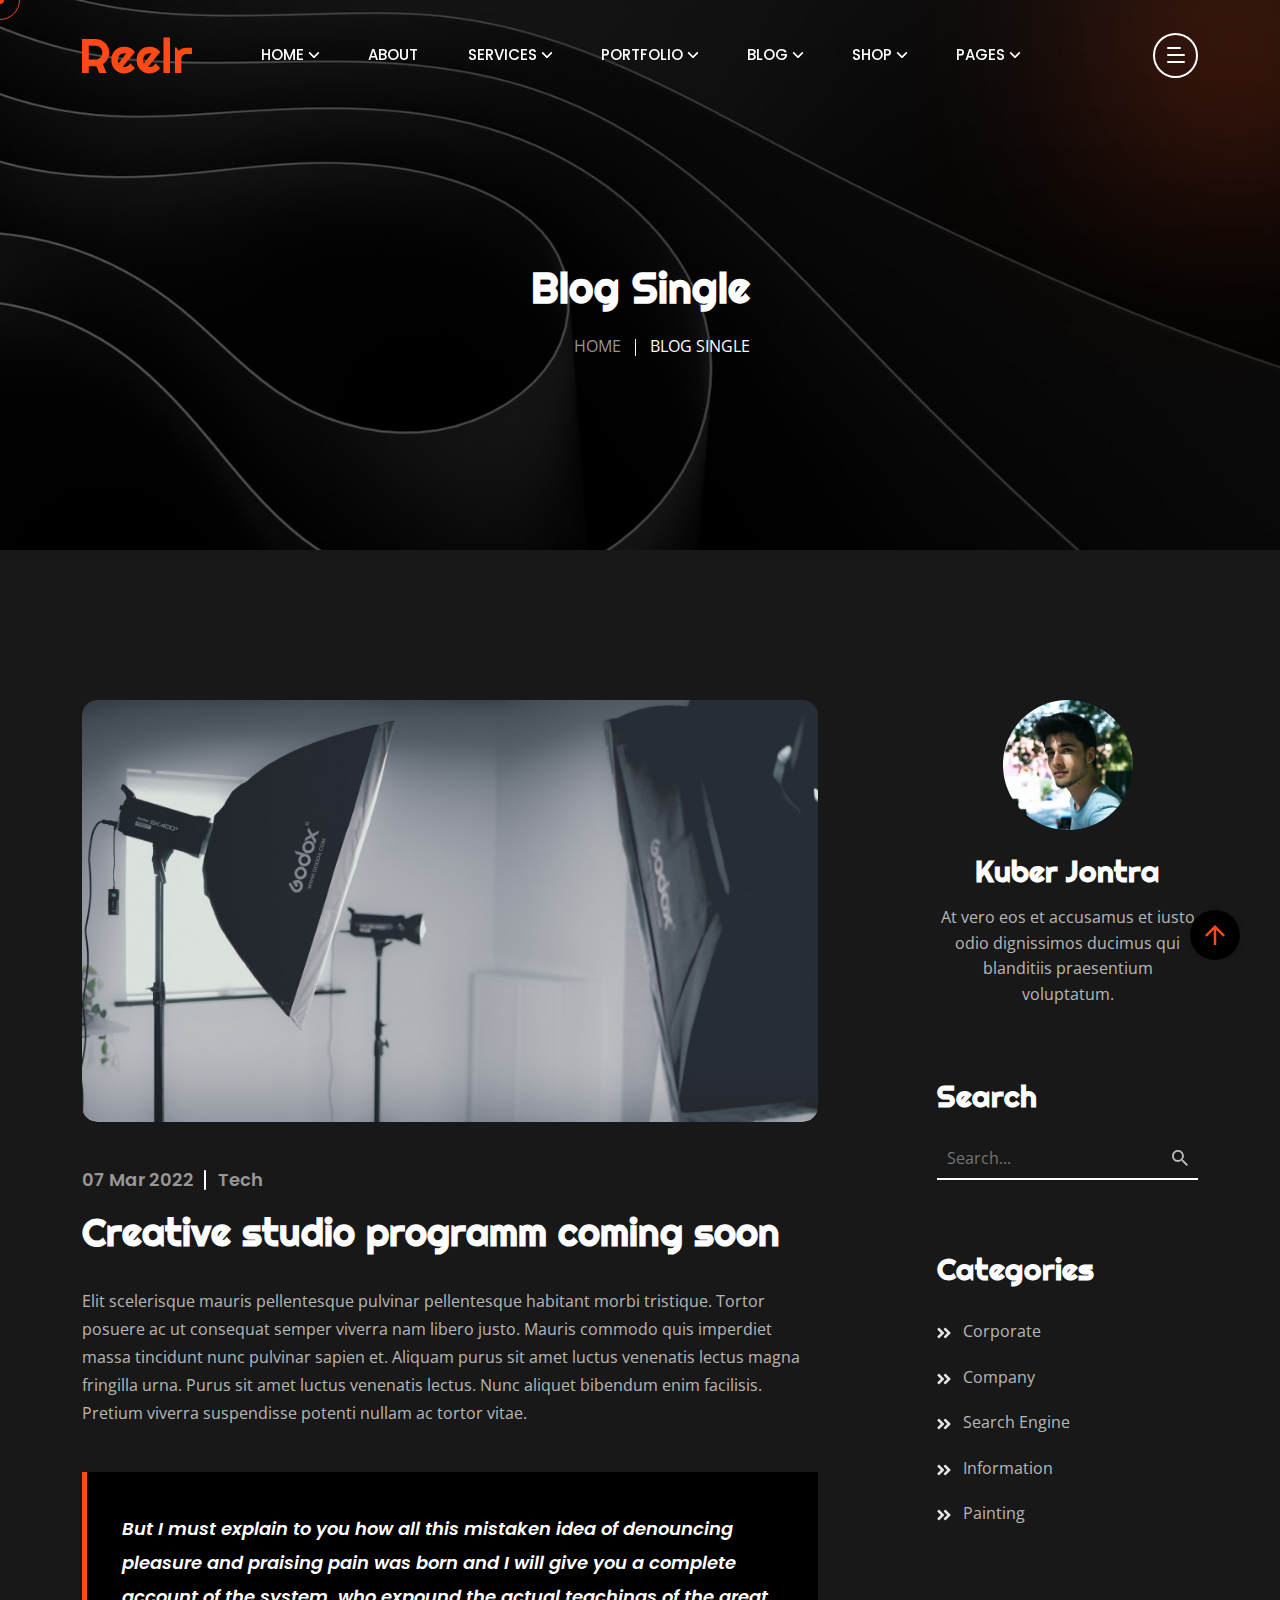
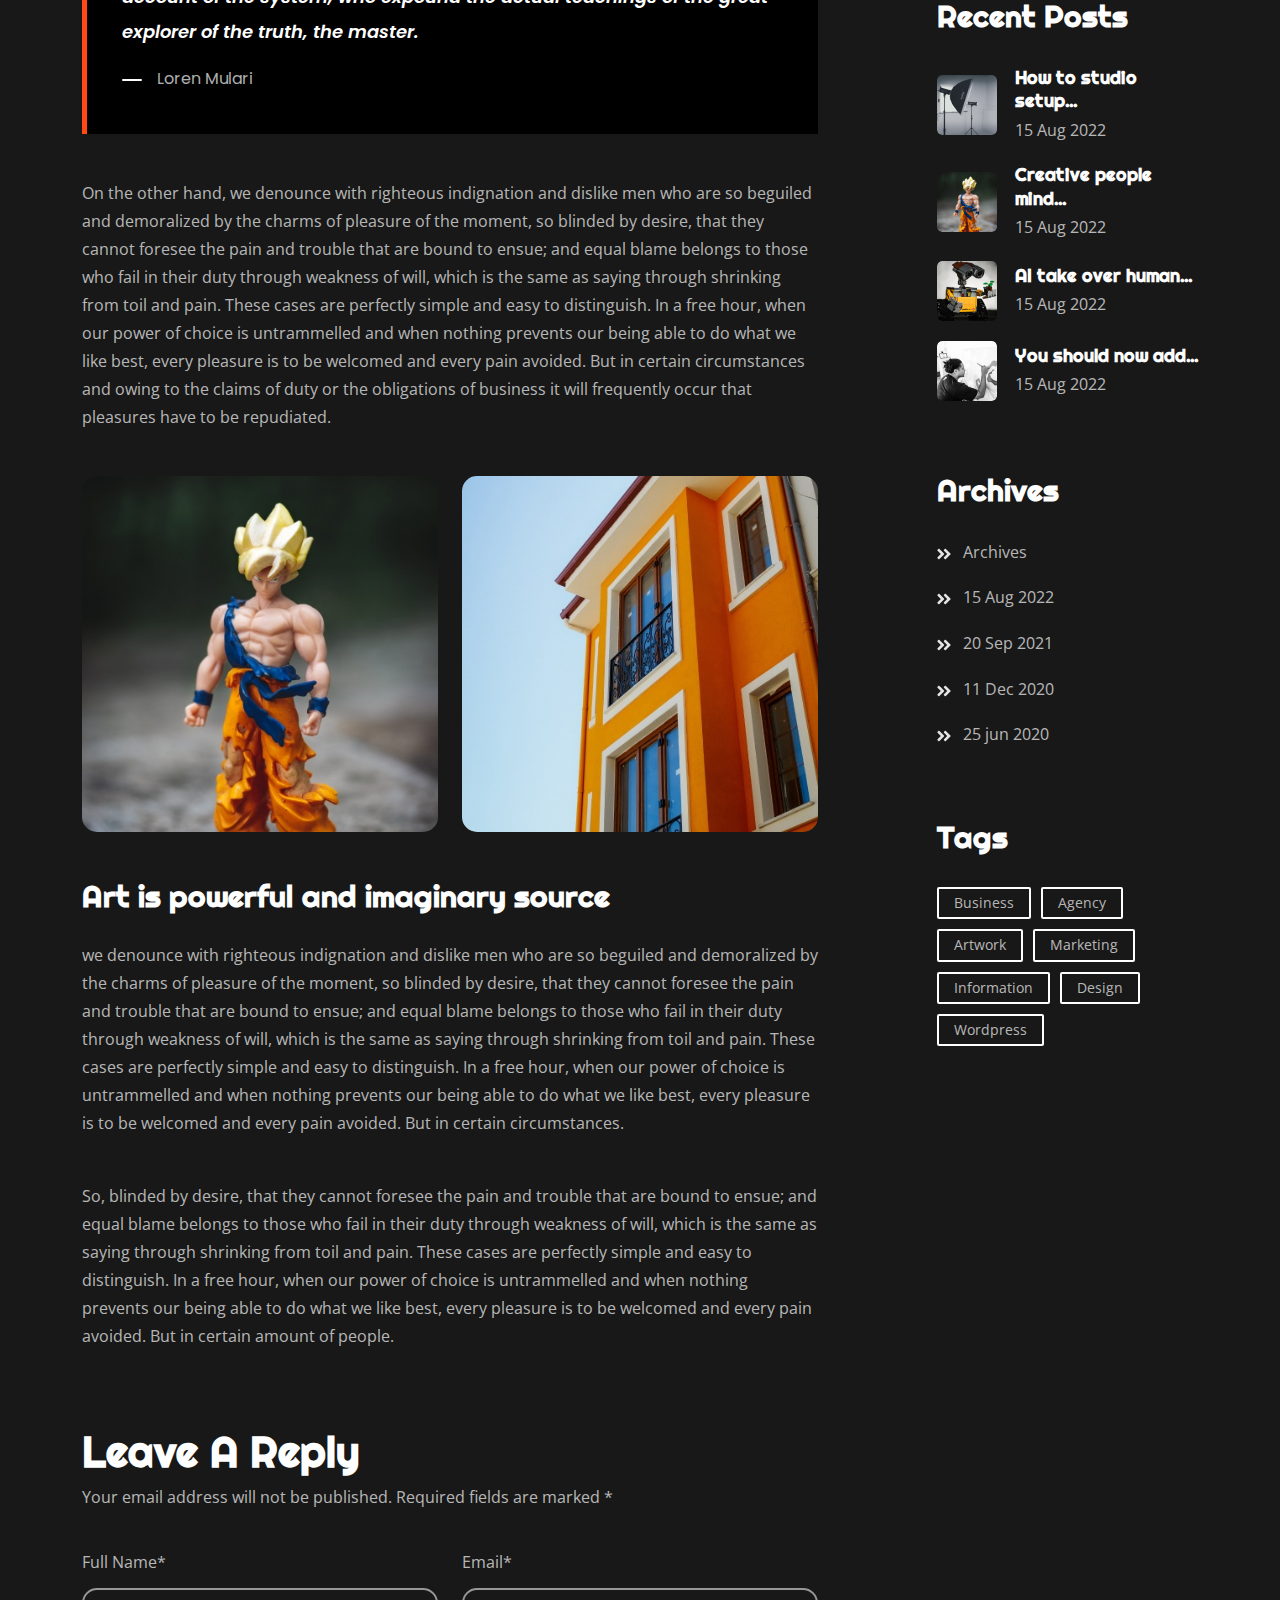
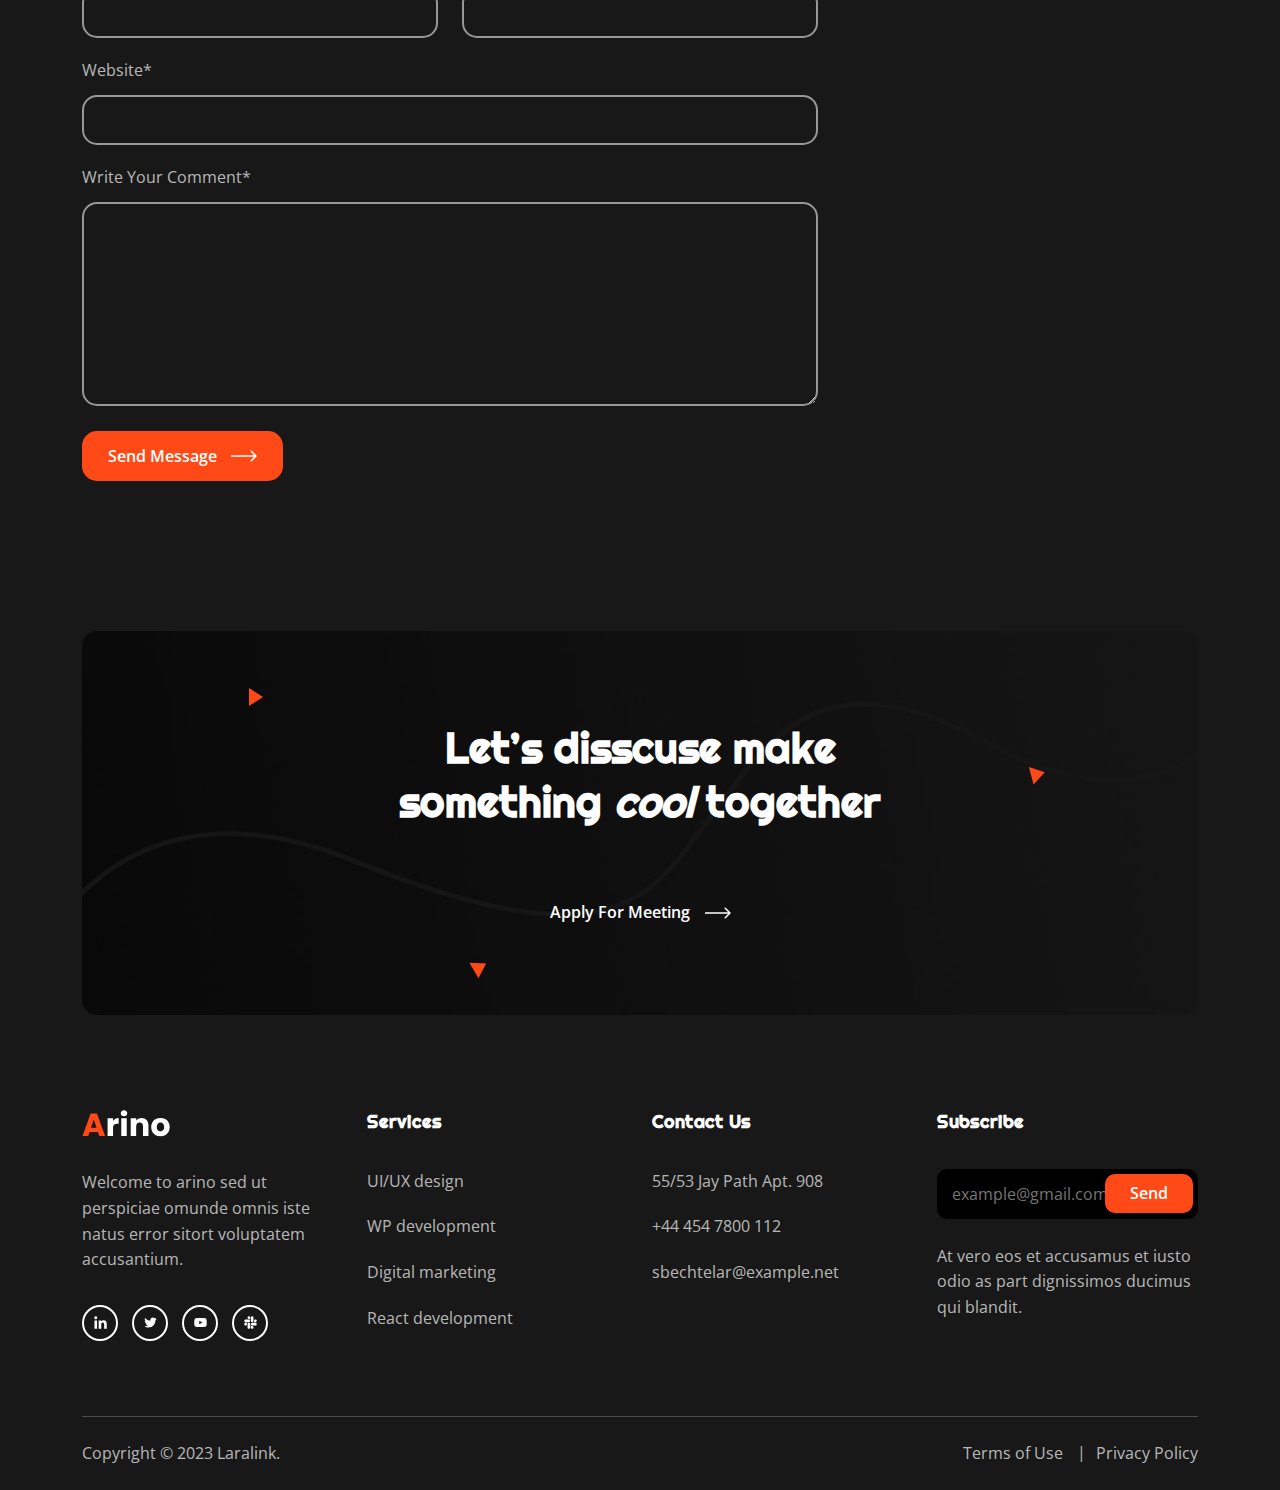
<file: blog-details.html>
<!DOCTYPE html>
<html class="no-js" lang="en">
  <head>
    <!-- Meta Tags -->
    <meta charset="utf-8">
    <meta http-equiv="x-ua-compatible" content="ie=edge">
    <meta name="viewport" content="width=device-width, initial-scale=1">
    <meta name="author" content="Laralink">
    <!-- Favicon Icon -->
    <link rel="icon" href="assets/img/favicon.png">
    <!-- Site Title -->
    <title>Arino - Creative Agency Template</title>
    <link rel="stylesheet" href="assets/css/plugins/bootstrap.min.css">
    <link rel="stylesheet" href="assets/css/plugins/fontawesome.min.css">
    <link rel="stylesheet" href="assets/css/plugins/slick.css">
    <link rel="stylesheet" href="assets/css/plugins/lightgallery.min.css">
    <link rel="stylesheet" href="assets/css/plugins/animate.css">
    <link rel="stylesheet" href="assets/css/style.css">
  </head>
  <body>
    <div class="cs-preloader cs-center">
      <div class="cs-preloader_in"></div>
    </div>
    <!-- Start Header Section -->
    <header class="cs-site_header cs-style1 text-uppercase cs-sticky_header">
      <div class="cs-main_header">
        <div class="container">
          <div class="cs-main_header_in">
            <div class="cs-main_header_left">
              <a class="cs-site_branding" href="index.html">
                <img src="assets/img/logo.svg" alt="Logo">
              </a>
            </div>
            <div class="cs-main_header_center">
              <div class="cs-nav cs-primary_font cs-medium">
                <ul class="cs-nav_list">
                  <li class="menu-item-has-children cs-mega_menu">
                    <a href="index.html">Home</a>
                    <ul class="cs-mega_wrapper">
                      <li>
                        <ul>
                          <li>
                            <a href="index.html" class="cs-nav_list_img">
                              <img src="assets/img/demo/main-home.jpeg" alt="Thumb">
                            </a>
                            <a href="index.html">Main Home</a>
                          </li>
                          <li>
                            <a href="architecture-agency.html" class="cs-nav_list_img">
                              <img src="assets/img/demo/architecture-agency.jpeg" alt="Thumb">
                            </a>
                            <a href="architecture-agency.html">Architecture Agency</a>
                            <span class="cs-header_badge">New</span>
                          </li>
                        </ul>
                      </li>
                      <li>
                        <ul>
                          <li>
                            <a href="photography-agency.html" class="cs-nav_list_img">
                              <img src="assets/img/demo/photography-agency.jpeg" alt="Thumb">
                            </a>
                            <a href="photography-agency.html">Photography Agency</a>
                          </li>
                          <li>
                            <a href="creative-solution.html" class="cs-nav_list_img">
                              <img src="assets/img/demo/creative-solution.jpeg" alt="Thumb">
                            </a>
                            <a href="creative-solution.html">Creative Solution</a>
                            <span class="cs-header_badge">New</span>
                          </li>
                        </ul>
                      </li>
                      <li>
                        <ul>
                          <li>
                            <a href="creative-portfolio.html" class="cs-nav_list_img">
                              <img src="assets/img/demo/portfolio.jpeg" alt="Thumb">
                            </a>
                            <a href="creative-portfolio.html">Creative Portfolio</a>
                          </li>
                          <li>
                            <a href="personal-portfolio.html" class="cs-nav_list_img">
                              <img src="assets/img/demo/personal-portfolio.jpeg" alt="Thumb">
                              <span class="cs-header_badge">New</span>
                            </a>
                            <a href="personal-portfolio.html">Personal Portfolio</a>
                          </li>
                        </ul>
                      </li>
                      <li>
                        <ul>
                          <li>
                            <a href="digital-agency.html" class="cs-nav_list_img">
                              <img src="assets/img/demo/digital-agency.jpeg" alt="Thumb">
                            </a>
                            <a href="digital-agency.html">Digital Agency</a>
                          </li>
                          <li>
                            <a href="https://arino-html-rtl.vercel.app" target="_blank" class="cs-nav_list_img">
                              <img src="assets/img/demo/rtl.jpeg" alt="Thumb">
                            </a>
                            <a href="https://arino-html-rtl.vercel.app" target="_blank">RTL Demo</a>
                          </li>
                        </ul>
                      </li>
                      <li>
                        <ul>
                          <li>
                            <a href="marketing-agency.html" class="cs-nav_list_img">
                              <img src="assets/img/demo/marketing.jpeg" alt="Thumb">
                            </a>
                            <a href="marketing-agency.html">Marketing Agency</a>
                          </li>
                          <li>
                            <a href="showcase-portfolio.html" class="cs-nav_list_img">
                              <img src="assets/img/demo/portfolio-showcase.jpeg" alt="Thumb">
                            </a>
                            <a href="showcase-portfolio.html">Portfolio Showcase</a>
                          </li>
                          <li>
                            <a href="case-study-showcase.html" class="cs-nav_list_img">
                              <img src="assets/img/demo/case-study-showcase.jpeg" alt="Thumb">
                            </a>
                            <a href="case-study-showcase.html">Case Study Showcase</a>
                          </li>
                        </ul>
                      </li>
                      <li>
                        <ul>
                          <li>
                            <a href="freelancer-agency.html" class="cs-nav_list_img">
                              <img src="assets/img/demo/freelancer-agency.jpeg" alt="Thumb">
                            </a>
                            <a href="freelancer-agency.html">Freelancing Agency</a>
                          </li>
                          <li>
                            <a href="video-showcase.html" class="cs-nav_list_img">
                              <img src="assets/img/demo/video-showcase.jpeg" alt="Thumb">
                              <span class="cs-header_badge">New</span>
                            </a>
                            <a href="video-showcase.html">Video Showcase</a>
                          </li>
                        </ul>
                      </li>
                    </ul>
                  </li>
                  <li>
                    <a href="about.html">About</a>
                  </li>
                  <li class="menu-item-has-children">
                    <a href="service.html">Services</a>
                    <ul>
                      <li>
                        <a href="service.html">Services</a>
                      </li>
                      <li>
                        <a href="service-details.html">Service Details</a>
                      </li>
                    </ul>
                  </li>
                  <li class="menu-item-has-children">
                    <a href="portfolio.html">Portfolio</a>
                    <ul>
                      <li>
                        <a href="portfolio.html">Portfolio</a>
                      </li>
                      <li>
                        <a href="portfolio-details.html">Portfolio Details</a>
                      </li>
                    </ul>
                  </li>
                  <li class="menu-item-has-children">
                    <a href="blog.html">Blog</a>
                    <ul>
                      <li>
                        <a href="blog.html">Blog</a>
                      </li>
                      <li>
                        <a href="blog-details.html">Blog Details</a>
                      </li>
                    </ul>
                  </li>
                  <li class="menu-item-has-children">
                    <a href="shop.html">Shop</a>
                    <ul>
                      <li>
                        <a href="shop.html">Our Shop</a>
                      </li>
                      <li>
                        <a href="shop-product-details.html">Shop Details</a>
                      </li>
                      <li>
                        <a href="shop-cart.html">Cart</a>
                      </li>
                      <li>
                        <a href="shop-checkout.html">Checkout</a>
                      </li>
                      <li>
                        <a href="shop-order-recived.html">Success Order</a>
                      </li>
                      <li>
                        <a href="shop-wishlist.html">Wishlist</a>
                      </li>
                    </ul>
                  </li>
                  <li class="menu-item-has-children">
                    <a href="#">Pages</a>
                    <ul>
                      <li>
                        <a href="contact.html">Contact</a>
                      </li>
                      <li>
                        <a href="team.html">Team</a>
                      </li>
                      <li>
                        <a href="team-details.html">Team Details</a>
                      </li>
                      <li>
                        <a href="case-study.html">Case Study Details</a>
                      </li>
                      <li>
                        <a href="faq.html">FAQ</a>
                      </li>
                    </ul>
                  </li>
                </ul>
              </div>
            </div>
            <div class="cs-main_header_right">
              <div class="cs-toolbox">
                <span class="cs-icon_btn">
                  <span class="cs-icon_btn_in">
                    <span></span>
                    <span></span>
                    <span></span>
                    <span></span>
                  </span>
                </span>
              </div>
            </div>
          </div>
        </div>
      </div>
    </header>
    <div class="cs-side_header">
      <button class="cs-close"></button>
      <div class="cs-side_header_overlay"></div>
      <div class="cs-side_header_in">
        <div class="cs-side_header_shape"></div>
        <a class="cs-site_branding" href="index.html">
          <img src="assets/img/footer_logo.svg" alt="Logo">
        </a>
        <div class="cs-side_header_box">
          <h2 class="cs-side_header_heading">Do you have a project in your <br> mind? Keep connect us. </h2>
        </div>
        <div class="cs-side_header_box">
          <h3 class="cs-side_header_title cs-primary_color">Contact Us</h3>
          <ul class="cs-contact_info cs-style1 cs-mp0">
            <li>
              <svg width="18" height="18" viewBox="0 0 18 18" fill="none" xmlns="http://www.w3.org/2000/svg">
                <path d="M17 12.5C15.75 12.5 14.55 12.3 13.43 11.93C13.08 11.82 12.69 11.9 12.41 12.17L10.21 14.37C7.38 12.93 5.06 10.62 3.62 7.79L5.82 5.58C6.1 5.31 6.18 4.92 6.07 4.57C5.7 3.45 5.5 2.25 5.5 1C5.5 0.45 5.05 0 4.5 0H1C0.45 0 0 0.45 0 1C0 10.39 7.61 18 17 18C17.55 18 18 17.55 18 17V13.5C18 12.95 17.55 12.5 17 12.5ZM9 0V10L12 7H18V0H9Z" fill="#FF4A17" />
              </svg>
              <span>+44 454 7800 112</span>
            </li>
            <li>
              <svg width="20" height="18" viewBox="0 0 20 18" fill="none" xmlns="http://www.w3.org/2000/svg">
                <path d="M20 6.98V16C20 17.1 19.1 18 18 18H2C0.9 18 0 17.1 0 16V4C0 2.9 0.9 2 2 2H12.1C12.04 2.32 12 2.66 12 3C12 4.48 12.65 5.79 13.67 6.71L10 9L2 4V6L10 11L15.3 7.68C15.84 7.88 16.4 8 17 8C18.13 8 19.16 7.61 20 6.98ZM14 3C14 4.66 15.34 6 17 6C18.66 6 20 4.66 20 3C20 1.34 18.66 0 17 0C15.34 0 14 1.34 14 3Z" fill="#FF4A17" />
              </svg>
              <span>infotech@arino.com</span>
            </li>
            <li>
              <svg width="14" height="20" viewBox="0 0 14 20" fill="none" xmlns="http://www.w3.org/2000/svg">
                <path d="M7 0C3.13 0 0 3.13 0 7C0 12.25 7 20 7 20C7 20 14 12.25 14 7C14 3.13 10.87 0 7 0ZM7 9.5C5.62 9.5 4.5 8.38 4.5 7C4.5 5.62 5.62 4.5 7 4.5C8.38 4.5 9.5 5.62 9.5 7C9.5 8.38 8.38 9.5 7 9.5Z" fill="#FF4A17" />
              </svg>
              <span>50 Wall Street Suite, 44150 <br>Ohio, United States </span>
            </li>
          </ul>
        </div>
        <div class="cs-side_header_box">
          <h3 class="cs-side_header_title cs-primary_color">Subscribe</h3>
          <div class="cs-newsletter cs-style1">
            <form action="#" class="cs-newsletter_form">
              <input type="email" class="cs-newsletter_input" placeholder="example@gmail.com">
              <button class="cs-newsletter_btn">
                <span>Send</span>
              </button>
            </form>
            <div class="cs-newsletter_text">At vero eos et accusamus et iusto odio as part dignissimos ducimus qui blandit.</div>
          </div>
        </div>
        <div class="cs-side_header_box">
          <div class="cs-social_btns cs-style1">
            <a href="#" class="cs-center">
              <svg width="15" height="15" viewBox="0 0 15 15" fill="none" xmlns="http://www.w3.org/2000/svg">
                <path d="M4.04799 13.7497H1.45647V5.4043H4.04799V13.7497ZM2.75084 4.2659C1.92215 4.2659 1.25 3.57952 1.25 2.75084C1.25 2.35279 1.40812 1.97105 1.68958 1.68958C1.97105 1.40812 2.35279 1.25 2.75084 1.25C3.14888 1.25 3.53063 1.40812 3.81209 1.68958C4.09355 1.97105 4.25167 2.35279 4.25167 2.75084C4.25167 3.57952 3.57924 4.2659 2.75084 4.2659ZM13.7472 13.7497H11.1613V9.68722C11.1613 8.71903 11.1417 7.4774 9.81389 7.4774C8.46652 7.4774 8.26004 8.5293 8.26004 9.61747V13.7497H5.67132V5.4043H8.15681V6.54269H8.19308C8.53906 5.887 9.38421 5.19503 10.6451 5.19503C13.2679 5.19503 13.75 6.92215 13.75 9.16546V13.7497H13.7472Z" fill="white"></path>
              </svg>
            </a>
            <a href="#" class="cs-center">
              <svg width="13" height="11" viewBox="0 0 13 11" fill="none" xmlns="http://www.w3.org/2000/svg">
                <path d="M11.4651 2.95396C11.4731 3.065 11.4731 3.17606 11.4731 3.2871C11.4731 6.67383 8.89535 10.5761 4.18402 10.5761C2.73255 10.5761 1.38421 10.1557 0.25 9.42608C0.456226 9.44986 0.654494 9.4578 0.868655 9.4578C2.06629 9.4578 3.16879 9.0533 4.04918 8.36326C2.92291 8.33946 1.97906 7.60183 1.65386 6.5866C1.81251 6.61038 1.97112 6.62624 2.1377 6.62624C2.36771 6.62624 2.59774 6.59451 2.81188 6.53901C1.63802 6.30105 0.757595 5.26996 0.757595 4.02472V3.99301C1.09864 4.18336 1.49524 4.30233 1.91558 4.31818C1.22554 3.85814 0.773464 3.07294 0.773464 2.1846C0.773464 1.70872 0.900344 1.27249 1.12244 0.891774C2.38355 2.44635 4.27919 3.46156 6.40481 3.57262C6.36516 3.38226 6.34136 3.184 6.34136 2.9857C6.34136 1.57388 7.4835 0.423828 8.90323 0.423828C9.64086 0.423828 10.3071 0.733156 10.7751 1.23284C11.354 1.1218 11.9093 0.907643 12.401 0.614185C12.2106 1.20906 11.8061 1.70875 11.2748 2.02598C11.7903 1.97049 12.29 1.82769 12.75 1.62942C12.4011 2.13702 11.9648 2.5891 11.4651 2.95396V2.95396Z" fill="white"></path>
              </svg>
            </a>
            <a href="#" class="cs-center">
              <svg width="13" height="9" viewBox="0 0 13 9" fill="none" xmlns="http://www.w3.org/2000/svg">
                <path d="M12.4888 1.48066C12.345 0.939353 11.9215 0.513038 11.3837 0.368362C10.4089 0.105469 6.5 0.105469 6.5 0.105469C6.5 0.105469 2.59116 0.105469 1.61633 0.368362C1.07853 0.513061 0.65496 0.939353 0.5112 1.48066C0.25 2.4618 0.25 4.50887 0.25 4.50887C0.25 4.50887 0.25 6.55595 0.5112 7.53709C0.65496 8.0784 1.07853 8.48695 1.61633 8.63163C2.59116 8.89452 6.5 8.89452 6.5 8.89452C6.5 8.89452 10.4088 8.89452 11.3837 8.63163C11.9215 8.48695 12.345 8.0784 12.4888 7.53709C12.75 6.55595 12.75 4.50887 12.75 4.50887C12.75 4.50887 12.75 2.4618 12.4888 1.48066V1.48066ZM5.22158 6.36746V2.65029L8.48861 4.50892L5.22158 6.36746V6.36746Z" fill="white"></path>
              </svg>
            </a>
            <a href="#" class="cs-center">
              <svg width="13" height="13" viewBox="0 0 13 13" fill="none" xmlns="http://www.w3.org/2000/svg">
                <path d="M2.87612 8.149C2.87612 8.87165 2.28571 9.46205 1.56306 9.46205C0.840402 9.46205 0.25 8.87165 0.25 8.149C0.25 7.42634 0.840402 6.83594 1.56306 6.83594H2.87612V8.149ZM3.53795 8.149C3.53795 7.42634 4.12835 6.83594 4.851 6.83594C5.57366 6.83594 6.16406 7.42634 6.16406 8.149V11.4369C6.16406 12.1596 5.57366 12.75 4.851 12.75C4.12835 12.75 3.53795 12.1596 3.53795 11.4369V8.149ZM4.851 2.87612C4.12835 2.87612 3.53795 2.28571 3.53795 1.56306C3.53795 0.840402 4.12835 0.25 4.851 0.25C5.57366 0.25 6.16406 0.840402 6.16406 1.56306V2.87612H4.851V2.87612ZM4.851 3.53795C5.57366 3.53795 6.16406 4.12835 6.16406 4.851C6.16406 5.57366 5.57366 6.16406 4.851 6.16406H1.56306C0.840402 6.16406 0.25 5.57366 0.25 4.851C0.25 4.12835 0.840402 3.53795 1.56306 3.53795H4.851V3.53795ZM10.1239 4.851C10.1239 4.12835 10.7143 3.53795 11.4369 3.53795C12.1596 3.53795 12.75 4.12835 12.75 4.851C12.75 5.57366 12.1596 6.16406 11.4369 6.16406H10.1239V4.851V4.851ZM9.46205 4.851C9.46205 5.57366 8.87165 6.16406 8.149 6.16406C7.42634 6.16406 6.83594 5.57366 6.83594 4.851V1.56306C6.83594 0.840402 7.42634 0.25 8.149 0.25C8.87165 0.25 9.46205 0.840402 9.46205 1.56306V4.851V4.851ZM8.149 10.1239C8.87165 10.1239 9.46205 10.7143 9.46205 11.4369C9.46205 12.1596 8.87165 12.75 8.149 12.75C7.42634 12.75 6.83594 12.1596 6.83594 11.4369V10.1239H8.149ZM8.149 9.46205C7.42634 9.46205 6.83594 8.87165 6.83594 8.149C6.83594 7.42634 7.42634 6.83594 8.149 6.83594H11.4369C12.1596 6.83594 12.75 7.42634 12.75 8.149C12.75 8.87165 12.1596 9.46205 11.4369 9.46205H8.149Z" fill="white"></path>
              </svg>
            </a>
          </div>
        </div>
      </div>
    </div>
    <!-- End Header Section -->
    <!-- Start Hero -->
    <div class="cs-page_heading cs-style1 cs-center text-center cs-bg" data-src="assets/img/blog_details_hero_bg.jpeg">
      <div class="container">
        <div class="cs-page_heading_in">
          <h1 class="cs-page_title cs-font_50 cs-white_color">Blog Single</h1>
          <ol class="breadcrumb text-uppercase">
            <li class="breadcrumb-item">
              <a href="index.html">Home</a>
            </li>
            <li class="breadcrumb-item active">Blog Single</li>
          </ol>
        </div>
      </div>
    </div>
    <!-- End Hero -->
    <div class="cs-height_150 cs-height_lg_80"></div>
    <!-- Start Blogs -->
    <section>
      <div class="container">
        <div class="row">
          <div class="col-lg-8">
            <div class="cs-post cs-style2">
              <div class="cs-post_thumb cs-radius_15">
                <img src="assets/img/post_5.jpeg" alt="Post" class="w-100 cs-radius_15">
              </div>
              <div class="cs-post_info">
                <div class="cs-post_meta cs-style1 cs-ternary_color cs-semi_bold cs-primary_font">
                  <span class="cs-posted_by">07 Mar 2022</span>
                  <a href="#" class="cs-post_avatar">Tech</a>
                </div>
                <h2 class="cs-post_title">Creative studio programm coming soon</h2>
                <p>Elit scelerisque mauris pellentesque pulvinar pellentesque habitant morbi tristique. Tortor posuere ac ut consequat semper viverra nam libero justo. Mauris commodo quis imperdiet massa tincidunt nunc pulvinar sapien et. Aliquam purus sit amet luctus venenatis lectus magna fringilla urna. Purus sit amet luctus venenatis lectus. Nunc aliquet bibendum enim facilisis. Pretium viverra suspendisse potenti nullam ac tortor vitae.</p>
                <blockquote class="cs-primary_font"> But I must explain to you how all this mistaken idea of denouncing pleasure and praising pain was born and I will give you a complete account of the system, who expound the actual teachings of the great explorer of the truth, the master. <small>Loren Mulari</small>
                </blockquote>
                <p>On the other hand, we denounce with righteous indignation and dislike men who are so beguiled and demoralized by the charms of pleasure of the moment, so blinded by desire, that they cannot foresee the pain and trouble that are bound to ensue; and equal blame belongs to those who fail in their duty through weakness of will, which is the same as saying through shrinking from toil and pain. These cases are perfectly simple and easy to distinguish. In a free hour, when our power of choice is untrammelled and when nothing prevents our being able to do what we like best, every pleasure is to be welcomed and every pain avoided. But in certain circumstances and owing to the claims of duty or the obligations of business it will frequently occur that pleasures have to be repudiated.</p>
                <div class="row">
                  <div class="col-md-6">
                    <img src="assets/img/blog_details_img_1.jpeg" alt="Blog Details" class="cs-radius_15 w-100">
                    <div class="cs-height_45 cs-height_lg_45"></div>
                  </div>
                  <div class="col-md-6">
                    <img src="assets/img/blog_details_img_2.jpeg" alt="Blog Details" class="cs-radius_15 w-100">
                    <div class="cs-height_45 cs-height_lg_45"></div>
                  </div>
                </div>
                <h3>Art is powerful and imaginary source</h3>
                <p>we denounce with righteous indignation and dislike men who are so beguiled and demoralized by the charms of pleasure of the moment, so blinded by desire, that they cannot foresee the pain and trouble that are bound to ensue; and equal blame belongs to those who fail in their duty through weakness of will, which is the same as saying through shrinking from toil and pain. These cases are perfectly simple and easy to distinguish. In a free hour, when our power of choice is untrammelled and when nothing prevents our being able to do what we like best, every pleasure is to be welcomed and every pain avoided. But in certain circumstances.</p>
                <p>So, blinded by desire, that they cannot foresee the pain and trouble that are bound to ensue; and equal blame belongs to those who fail in their duty through weakness of will, which is the same as saying through shrinking from toil and pain. These cases are perfectly simple and easy to distinguish. In a free hour, when our power of choice is untrammelled and when nothing prevents our being able to do what we like best, every pleasure is to be welcomed and every pain avoided. But in certain amount of people.</p>
              </div>
            </div>
            <div class="cs-height_30 cs-height_lg_30"></div>
            <h2 class="cs-font_50 cs-m0">Leave A Reply</h2>
            <div class="cs-height_5 cs-height_lg_5"></div>
            <p class="cs-m0">Your email address will not be published. Required fields are marked *</p>
            <div class="cs-height_40 cs-height_lg_30"></div>
            <form action="#" class="row">
              <div class="col-lg-6">
                <label>Full Name*</label>
                <input type="text" class="cs-form_field">
                <div class="cs-height_20 cs-height_lg_20"></div>
              </div>
              <div class="col-lg-6">
                <label>Email*</label>
                <input type="text" class="cs-form_field">
                <div class="cs-height_20 cs-height_lg_20"></div>
              </div>
              <div class="col-lg-12">
                <label>Website*</label>
                <input type="text" class="cs-form_field">
                <div class="cs-height_20 cs-height_lg_20"></div>
              </div>
              <div class="col-lg-12">
                <label>Write Your Comment*</label>
                <textarea cols="30" rows="7" class="cs-form_field"></textarea>
                <div class="cs-height_25 cs-height_lg_25"></div>
              </div>
              <div class="col-lg-12">
                <button class="cs-btn cs-style1">
                  <span>Send Message</span>
                  <svg width="26" height="12" viewBox="0 0 26 12" fill="none" xmlns="http://www.w3.org/2000/svg">
                    <path d="M25.5303 6.53033C25.8232 6.23744 25.8232 5.76256 25.5303 5.46967L20.7574 0.696699C20.4645 0.403806 19.9896 0.403806 19.6967 0.696699C19.4038 0.989593 19.4038 1.46447 19.6967 1.75736L23.9393 6L19.6967 10.2426C19.4038 10.5355 19.4038 11.0104 19.6967 11.3033C19.9896 11.5962 20.4645 11.5962 20.7574 11.3033L25.5303 6.53033ZM0 6.75H25V5.25H0V6.75Z" fill="currentColor" />
                  </svg>
                </button>
              </div>
            </form>
          </div>
          <div class="col-xl-3 col-lg-4 offset-xl-1">
            <div class="cs-height_0 cs-height_lg_80"></div>
            <div class="cs-sidebar cs-right_sidebar cs-accent_5_bg_2">
              <div class="cs-sidebar_item author_search text-center">
                <div class="cs-author_card">
                  <img src="assets/img/avatar_1.png" alt="Aauthor">
                  <h3>Kuber Jontra</h3>
                  <p>At vero eos et accusamus et iusto odio dignissimos ducimus qui blanditiis praesentium voluptatum.</p>
                </div>
              </div>
              <div class="cs-sidebar_item widget_search">
                <h4 class="cs-sidebar_widget_title">Search</h4>
                <form class="cs-sidebar_search" action="#">
                  <input type="text" placeholder="Search...">
                  <button class="cs-sidebar_search_btn">
                    <svg width="16" height="16" viewBox="0 0 16 16" fill="none" xmlns="http://www.w3.org/2000/svg">
                      <path d="M11.4351 10.0629H10.7124L10.4563 9.81589C11.3528 8.77301 11.8925 7.4191 11.8925 5.94625C11.8925 2.66209 9.23042 0 5.94625 0C2.66209 0 0 2.66209 0 5.94625C0 9.23042 2.66209 11.8925 5.94625 11.8925C7.4191 11.8925 8.77301 11.3528 9.81589 10.4563L10.0629 10.7124V11.4351L14.6369 16L16 14.6369L11.4351 10.0629ZM5.94625 10.0629C3.66838 10.0629 1.82962 8.22413 1.82962 5.94625C1.82962 3.66838 3.66838 1.82962 5.94625 1.82962C8.22413 1.82962 10.0629 3.66838 10.0629 5.94625C10.0629 8.22413 8.22413 10.0629 5.94625 10.0629Z" fill="currentColor" />
                    </svg>
                  </button>
                </form>
              </div>
              <div class="cs-sidebar_item widget_categories">
                <h4 class="cs-sidebar_widget_title">Categories</h4>
                <ul>
                  <li class="cat-item">
                    <a href="#">Corporate</a>
                  </li>
                  <li class="cat-item">
                    <a href="#">Company</a>
                  </li>
                  <li class="cat-item">
                    <a href="#">Search Engine</a>
                  </li>
                  <li class="cat-item">
                    <a href="#">Information</a>
                  </li>
                  <li class="cat-item">
                    <a href="#">Painting</a>
                  </li>
                </ul>
              </div>
              <div class="cs-sidebar_item">
                <h4 class="cs-sidebar_widget_title">Recent Posts</h4>
                <ul class="cs-recent_posts">
                  <li>
                    <div class="cs-recent_post">
                      <a href="#" class="cs-recent_post_thumb">
                        <div class="cs-recent_post_thumb_in cs-bg" data-src="assets/img/recent_post_1.jpeg"></div>
                      </a>
                      <div class="cs-recent_post_info">
                        <h3 class="cs-recent_post_title">
                          <a href="#">How to studio setup...</a>
                        </h3>
                        <div class="cs-recent_post_date cs-primary_40_color">15 Aug 2022</div>
                      </div>
                    </div>
                  </li>
                  <li>
                    <div class="cs-recent_post">
                      <a href="#" class="cs-recent_post_thumb">
                        <div class="cs-recent_post_thumb_in cs-bg" data-src="assets/img/recent_post_2.jpeg"></div>
                      </a>
                      <div class="cs-recent_post_info">
                        <h3 class="cs-recent_post_title">
                          <a href="#">Creative people mind...</a>
                        </h3>
                        <div class="cs-recent_post_date cs-primary_40_color">15 Aug 2022</div>
                      </div>
                    </div>
                  </li>
                  <li>
                    <div class="cs-recent_post">
                      <a href="#" class="cs-recent_post_thumb">
                        <div class="cs-recent_post_thumb_in cs-bg" data-src="assets/img/recent_post_3.jpeg"></div>
                      </a>
                      <div class="cs-recent_post_info">
                        <h3 class="cs-recent_post_title">
                          <a href="#">AI take over human...</a>
                        </h3>
                        <div class="cs-recent_post_date cs-primary_40_color">15 Aug 2022</div>
                      </div>
                    </div>
                  </li>
                  <li>
                    <div class="cs-recent_post">
                      <a href="#" class="cs-recent_post_thumb">
                        <div class="cs-recent_post_thumb_in cs-bg" data-src="assets/img/recent_post_4.jpeg"></div>
                      </a>
                      <div class="cs-recent_post_info">
                        <h3 class="cs-recent_post_title">
                          <a href="#">You should now add...</a>
                        </h3>
                        <div class="cs-recent_post_date cs-primary_40_color">15 Aug 2022</div>
                      </div>
                    </div>
                  </li>
                </ul>
              </div>
              <div class="cs-sidebar_item widget_archive">
                <h4 class="cs-sidebar_widget_title">Archives</h4>
                <ul>
                  <li>
                    <a href="#">Archives</a>
                  </li>
                  <li>
                    <a href="#">15 Aug 2022</a>
                  </li>
                  <li>
                    <a href="#">20 Sep 2021</a>
                  </li>
                  <li>
                    <a href="#">11 Dec 2020</a>
                  </li>
                  <li>
                    <a href="#">25 jun 2020</a>
                  </li>
                </ul>
              </div>
              <div class="cs-sidebar_item widget_tag_cloud">
                <h4 class="cs-sidebar_widget_title">Tags</h4>
                <div class="tagcloud">
                  <a href="#" class="tag-cloud-link">Business</a>
                  <a href="#" class="tag-cloud-link">Agency</a>
                  <a href="#" class="tag-cloud-link">Artwork</a>
                  <a href="#" class="tag-cloud-link">Marketing</a>
                  <a href="#" class="tag-cloud-link">Information</a>
                  <a href="#" class="tag-cloud-link">Design</a>
                  <a href="#" class="tag-cloud-link">Wordpress</a>
                </div>
              </div>
            </div>
          </div>
        </div>
      </div>
    </section>
    <!-- End Blogs -->
    <div class="cs-height_150 cs-height_lg_80"></div>
    <!-- Start CTA -->
    <section>
      <div class="container">
        <div class="cs-cta cs-style1 cs-bg text-center cs-shape_wrap_1 cs-position_1" data-src="assets/img/cta_bg.jpeg">
          <div class="cs-shape_1"></div>
          <div class="cs-shape_1"></div>
          <div class="cs-shape_1"></div>
          <div class="cs-cta_in">
            <h2 class="cs-cta_title cs-semi_bold cs-m0">Let’s disscuse make <br>something <i>cool</i> together </h2>
            <div class="cs-height_70 cs-height_lg_30"></div>
            <a href="contact.html" class="cs-text_btn">
              <span>Apply For Meeting</span>
              <svg width="26" height="12" viewBox="0 0 26 12" fill="none" xmlns="http://www.w3.org/2000/svg">
                <path d="M25.5307 6.53033C25.8236 6.23744 25.8236 5.76256 25.5307 5.46967L20.7577 0.696699C20.4648 0.403806 19.99 0.403806 19.6971 0.696699C19.4042 0.989593 19.4042 1.46447 19.6971 1.75736L23.9397 6L19.6971 10.2426C19.4042 10.5355 19.4042 11.0104 19.6971 11.3033C19.99 11.5962 20.4648 11.5962 20.7577 11.3033L25.5307 6.53033ZM0.000366211 6.75H25.0004V5.25H0.000366211V6.75Z" fill="currentColor" />
              </svg>
            </a>
          </div>
        </div>
      </div>
    </section>
    <!-- End CTA -->
    <!-- Start Footer -->
    <footer class="cs-fooer">
      <div class="cs-fooer_main">
        <div class="container">
          <div class="row">
            <div class="col-lg-3 col-sm-6">
              <div class="cs-footer_item">
                <div class="cs-text_widget">
                  <img src="assets/img/footer_logo.svg" alt="Thumb">
                  <p>Welcome to arino sed ut perspiciae omunde omnis iste natus error sitort voluptatem accusantium.</p>
                </div>
                <div class="cs-social_btns cs-style1">
                  <a href="#" class="cs-center">
                    <svg width="15" height="15" viewBox="0 0 15 15" fill="none" xmlns="http://www.w3.org/2000/svg">
                      <path d="M4.04799 13.7497H1.45647V5.4043H4.04799V13.7497ZM2.75084 4.2659C1.92215 4.2659 1.25 3.57952 1.25 2.75084C1.25 2.35279 1.40812 1.97105 1.68958 1.68958C1.97105 1.40812 2.35279 1.25 2.75084 1.25C3.14888 1.25 3.53063 1.40812 3.81209 1.68958C4.09355 1.97105 4.25167 2.35279 4.25167 2.75084C4.25167 3.57952 3.57924 4.2659 2.75084 4.2659ZM13.7472 13.7497H11.1613V9.68722C11.1613 8.71903 11.1417 7.4774 9.81389 7.4774C8.46652 7.4774 8.26004 8.5293 8.26004 9.61747V13.7497H5.67132V5.4043H8.15681V6.54269H8.19308C8.53906 5.887 9.38421 5.19503 10.6451 5.19503C13.2679 5.19503 13.75 6.92215 13.75 9.16546V13.7497H13.7472Z" fill="white" />
                    </svg>
                  </a>
                  <a href="#" class="cs-center">
                    <svg width="13" height="11" viewBox="0 0 13 11" fill="none" xmlns="http://www.w3.org/2000/svg">
                      <path d="M11.4651 2.95396C11.4731 3.065 11.4731 3.17606 11.4731 3.2871C11.4731 6.67383 8.89535 10.5761 4.18402 10.5761C2.73255 10.5761 1.38421 10.1557 0.25 9.42608C0.456226 9.44986 0.654494 9.4578 0.868655 9.4578C2.06629 9.4578 3.16879 9.0533 4.04918 8.36326C2.92291 8.33946 1.97906 7.60183 1.65386 6.5866C1.81251 6.61038 1.97112 6.62624 2.1377 6.62624C2.36771 6.62624 2.59774 6.59451 2.81188 6.53901C1.63802 6.30105 0.757595 5.26996 0.757595 4.02472V3.99301C1.09864 4.18336 1.49524 4.30233 1.91558 4.31818C1.22554 3.85814 0.773464 3.07294 0.773464 2.1846C0.773464 1.70872 0.900344 1.27249 1.12244 0.891774C2.38355 2.44635 4.27919 3.46156 6.40481 3.57262C6.36516 3.38226 6.34136 3.184 6.34136 2.9857C6.34136 1.57388 7.4835 0.423828 8.90323 0.423828C9.64086 0.423828 10.3071 0.733156 10.7751 1.23284C11.354 1.1218 11.9093 0.907643 12.401 0.614185C12.2106 1.20906 11.8061 1.70875 11.2748 2.02598C11.7903 1.97049 12.29 1.82769 12.75 1.62942C12.4011 2.13702 11.9648 2.5891 11.4651 2.95396V2.95396Z" fill="white" />
                    </svg>
                  </a>
                  <a href="#" class="cs-center">
                    <svg width="13" height="9" viewBox="0 0 13 9" fill="none" xmlns="http://www.w3.org/2000/svg">
                      <path d="M12.4888 1.48066C12.345 0.939353 11.9215 0.513038 11.3837 0.368362C10.4089 0.105469 6.5 0.105469 6.5 0.105469C6.5 0.105469 2.59116 0.105469 1.61633 0.368362C1.07853 0.513061 0.65496 0.939353 0.5112 1.48066C0.25 2.4618 0.25 4.50887 0.25 4.50887C0.25 4.50887 0.25 6.55595 0.5112 7.53709C0.65496 8.0784 1.07853 8.48695 1.61633 8.63163C2.59116 8.89452 6.5 8.89452 6.5 8.89452C6.5 8.89452 10.4088 8.89452 11.3837 8.63163C11.9215 8.48695 12.345 8.0784 12.4888 7.53709C12.75 6.55595 12.75 4.50887 12.75 4.50887C12.75 4.50887 12.75 2.4618 12.4888 1.48066V1.48066ZM5.22158 6.36746V2.65029L8.48861 4.50892L5.22158 6.36746V6.36746Z" fill="white" />
                    </svg>
                  </a>
                  <a href="#" class="cs-center">
                    <svg width="13" height="13" viewBox="0 0 13 13" fill="none" xmlns="http://www.w3.org/2000/svg">
                      <path d="M2.87612 8.149C2.87612 8.87165 2.28571 9.46205 1.56306 9.46205C0.840402 9.46205 0.25 8.87165 0.25 8.149C0.25 7.42634 0.840402 6.83594 1.56306 6.83594H2.87612V8.149ZM3.53795 8.149C3.53795 7.42634 4.12835 6.83594 4.851 6.83594C5.57366 6.83594 6.16406 7.42634 6.16406 8.149V11.4369C6.16406 12.1596 5.57366 12.75 4.851 12.75C4.12835 12.75 3.53795 12.1596 3.53795 11.4369V8.149ZM4.851 2.87612C4.12835 2.87612 3.53795 2.28571 3.53795 1.56306C3.53795 0.840402 4.12835 0.25 4.851 0.25C5.57366 0.25 6.16406 0.840402 6.16406 1.56306V2.87612H4.851V2.87612ZM4.851 3.53795C5.57366 3.53795 6.16406 4.12835 6.16406 4.851C6.16406 5.57366 5.57366 6.16406 4.851 6.16406H1.56306C0.840402 6.16406 0.25 5.57366 0.25 4.851C0.25 4.12835 0.840402 3.53795 1.56306 3.53795H4.851V3.53795ZM10.1239 4.851C10.1239 4.12835 10.7143 3.53795 11.4369 3.53795C12.1596 3.53795 12.75 4.12835 12.75 4.851C12.75 5.57366 12.1596 6.16406 11.4369 6.16406H10.1239V4.851V4.851ZM9.46205 4.851C9.46205 5.57366 8.87165 6.16406 8.149 6.16406C7.42634 6.16406 6.83594 5.57366 6.83594 4.851V1.56306C6.83594 0.840402 7.42634 0.25 8.149 0.25C8.87165 0.25 9.46205 0.840402 9.46205 1.56306V4.851V4.851ZM8.149 10.1239C8.87165 10.1239 9.46205 10.7143 9.46205 11.4369C9.46205 12.1596 8.87165 12.75 8.149 12.75C7.42634 12.75 6.83594 12.1596 6.83594 11.4369V10.1239H8.149ZM8.149 9.46205C7.42634 9.46205 6.83594 8.87165 6.83594 8.149C6.83594 7.42634 7.42634 6.83594 8.149 6.83594H11.4369C12.1596 6.83594 12.75 7.42634 12.75 8.149C12.75 8.87165 12.1596 9.46205 11.4369 9.46205H8.149Z" fill="white" />
                    </svg>
                  </a>
                </div>
              </div>
            </div>
            <div class="col-lg-3 col-sm-6">
              <div class="cs-footer_item">
                <h2 class="cs-widget_title">Services</h2>
                <ul class="cs-menu_widget cs-mp0">
                  <li>
                    <a href="service-details.html">UI/UX design</a>
                  </li>
                  <li>
                    <a href="service-details.html">WP development</a>
                  </li>
                  <li>
                    <a href="service-details.html">Digital marketing</a>
                  </li>
                  <li>
                    <a href="service-details.html">React development</a>
                  </li>
                </ul>
              </div>
            </div>
            <div class="col-lg-3 col-sm-6">
              <div class="cs-footer_item">
                <h2 class="cs-widget_title">Contact Us</h2>
                <ul class="cs-menu_widget cs-mp0">
                  <li>55/53 Jay Path Apt. 908</li>
                  <li>+44 454 7800 112</li>
                  <li>sbechtelar@example.net</li>
                </ul>
              </div>
            </div>
            <div class="col-lg-3 col-sm-6">
              <div class="cs-footer_item">
                <h2 class="cs-widget_title">Subscribe</h2>
                <div class="cs-newsletter cs-style1">
                  <form action="#" class="cs-newsletter_form">
                    <input type="email" class="cs-newsletter_input" placeholder="example@gmail.com">
                    <button class="cs-newsletter_btn">
                      <span>Send</span>
                    </button>
                  </form>
                  <div class="cs-newsletter_text">At vero eos et accusamus et iusto odio as part dignissimos ducimus qui blandit.</div>
                </div>
              </div>
            </div>
          </div>
        </div>
      </div>
      <div class="container">
        <div class="cs-bottom_footer">
          <div class="cs-bottom_footer_left">
            <div class="cs-copyright">Copyright © 2023 Laralink.</div>
          </div>
          <div class="cs-bottom_footer_right">
            <ul class="cs-footer_links cs-mp0">
              <li>
                <a href="">Terms of Use</a>
              </li>
              <li>
                <a href="">Privacy Policy</a>
              </li>
            </ul>
          </div>
        </div>
      </div>
    </footer>
    <!-- End Footer -->
    <span class="cs-scrollup">
      <svg width="20" height="20" viewBox="0 0 20 20" fill="none" xmlns="http://www.w3.org/2000/svg">
        <path d="M0 10L1.7625 11.7625L8.75 4.7875V20H11.25V4.7875L18.225 11.775L20 10L10 0L0 10Z" fill="currentColor" />
      </svg>
    </span>
    <!-- Start Video Popup -->
    <div class="cs-video_popup">
      <div class="cs-video_popup_overlay"></div>
      <div class="cs-video_popup_content">
        <div class="cs-video_popup_layer"></div>
        <div class="cs-video_popup_container">
          <div class="cs-video_popup_align">
            <div class="embed-responsive embed-responsive-16by9">
              <iframe class="embed-responsive-item" src="about:blank"></iframe>
            </div>
          </div>
          <div class="cs-video_popup_close"></div>
        </div>
      </div>
    </div>
    <!-- End Video Popup -->
    <!-- Script -->
    <script src="assets/js/plugins/jquery-3.6.0.min.js"></script>
    <script src="assets/js/plugins/isotope.pkg.min.js"></script>
    <script src="assets/js/plugins/jquery.slick.min.js"></script>
    <script src="assets/js/plugins/jquery.counter.min.js"></script>
    <script src="assets/js/plugins/lightgallery.min.js"></script>
    <script src="assets/js/plugins/wow.min.js"></script>
    <script src="assets/js/plugins/gsap.min.js"></script>
    <script src="assets/js/main.js"></script>
  </body>
</html>
</file>
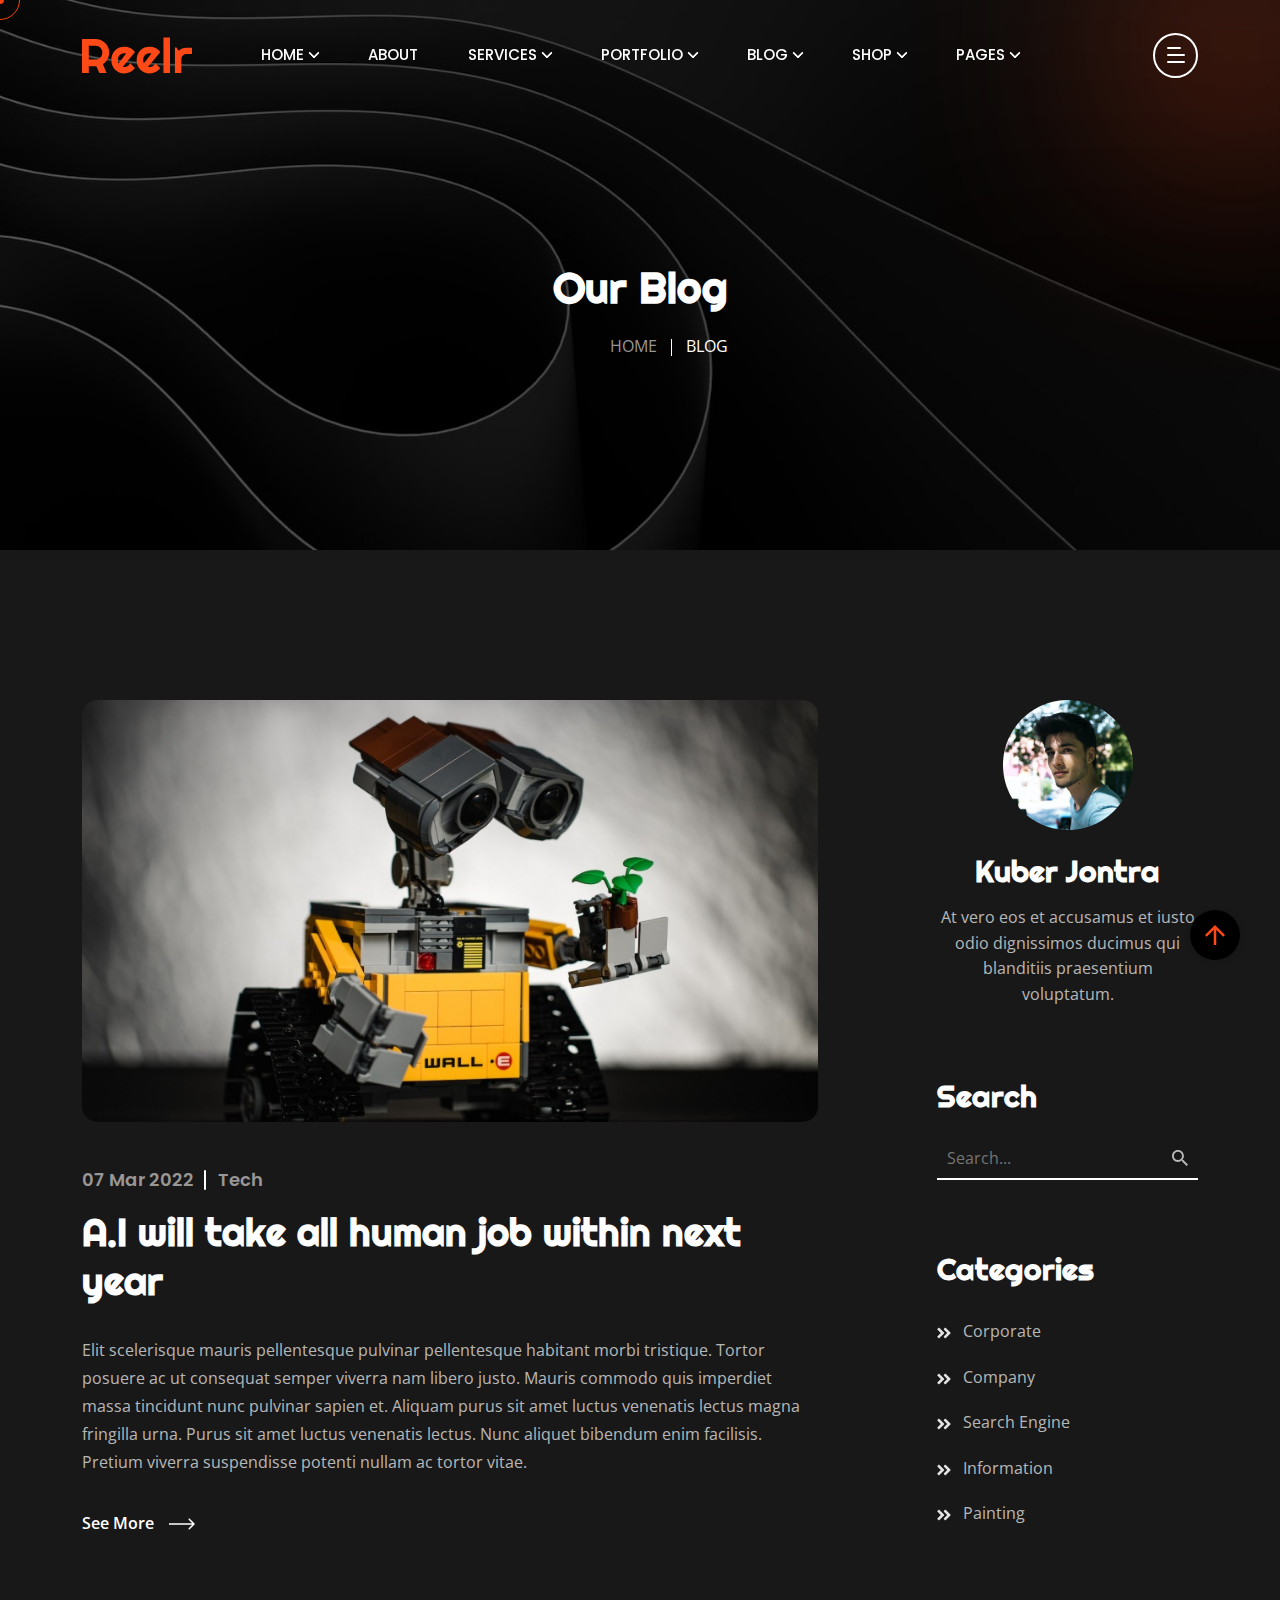
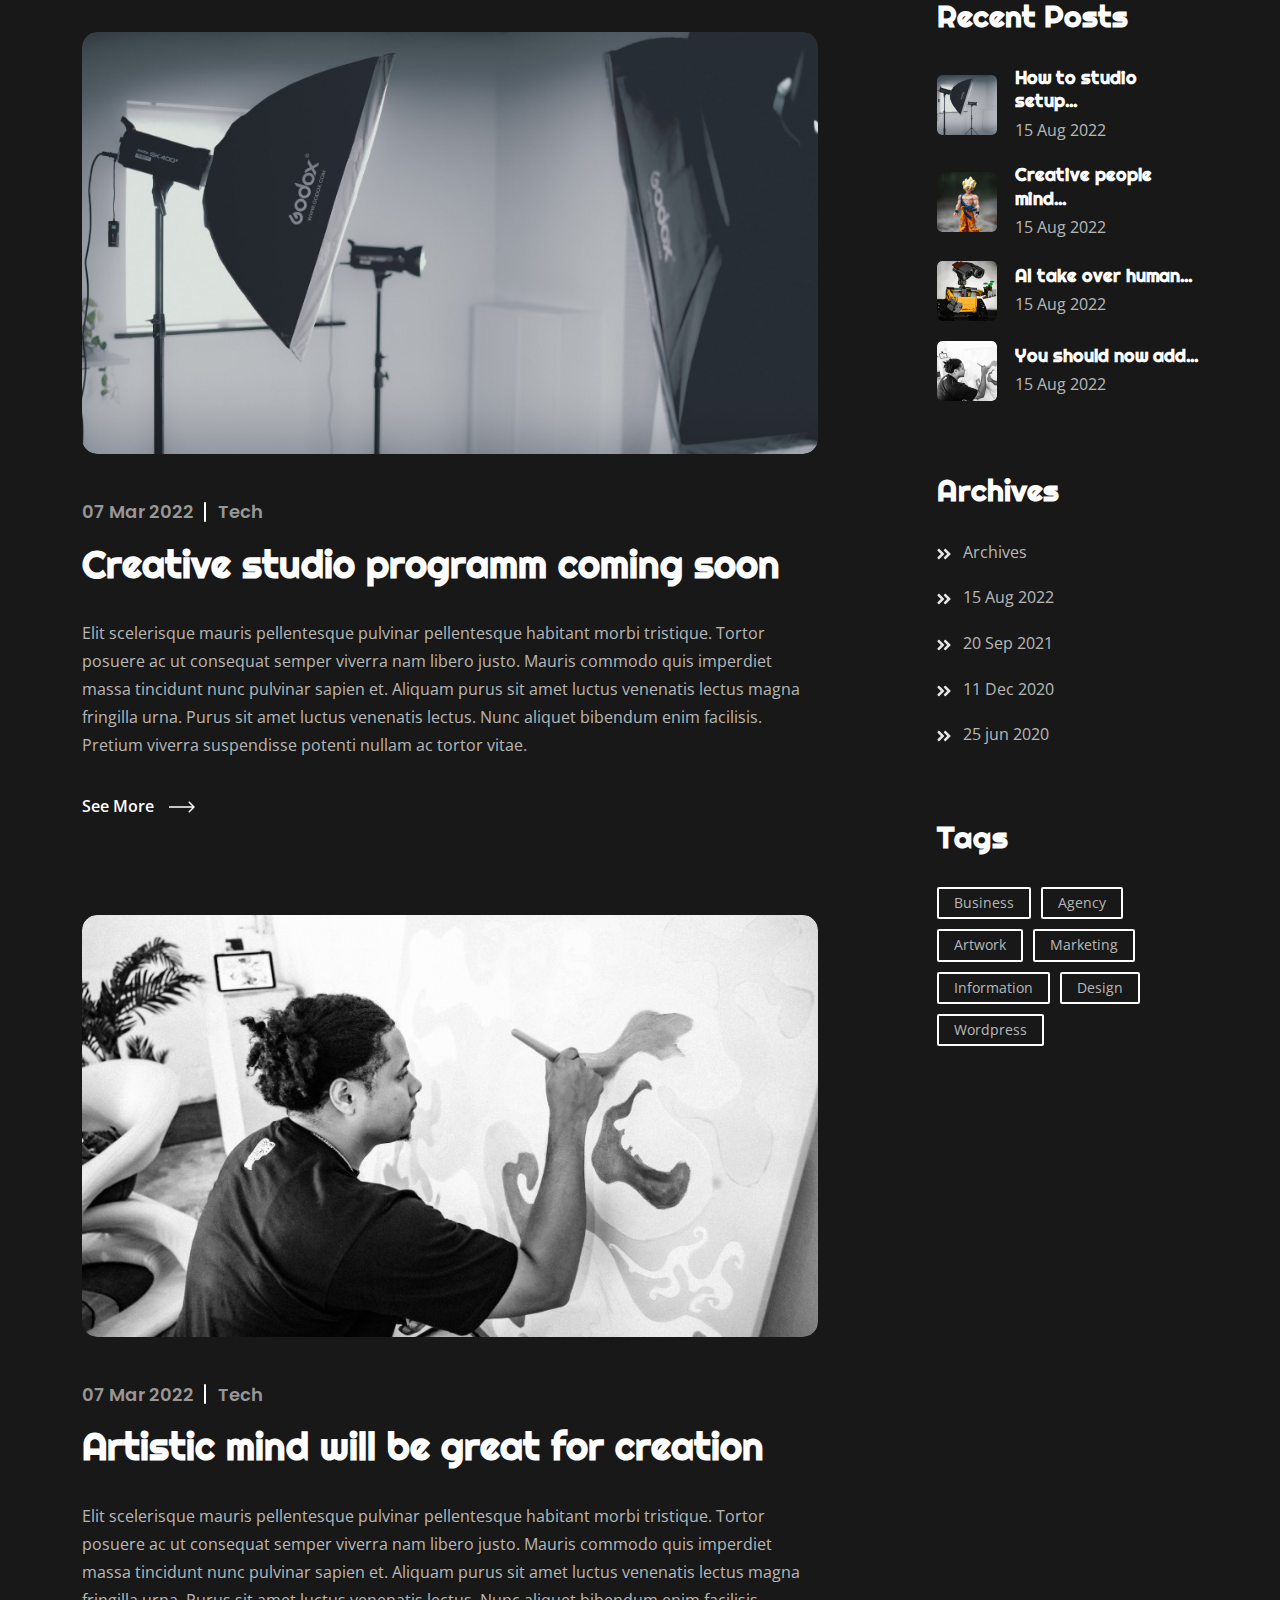
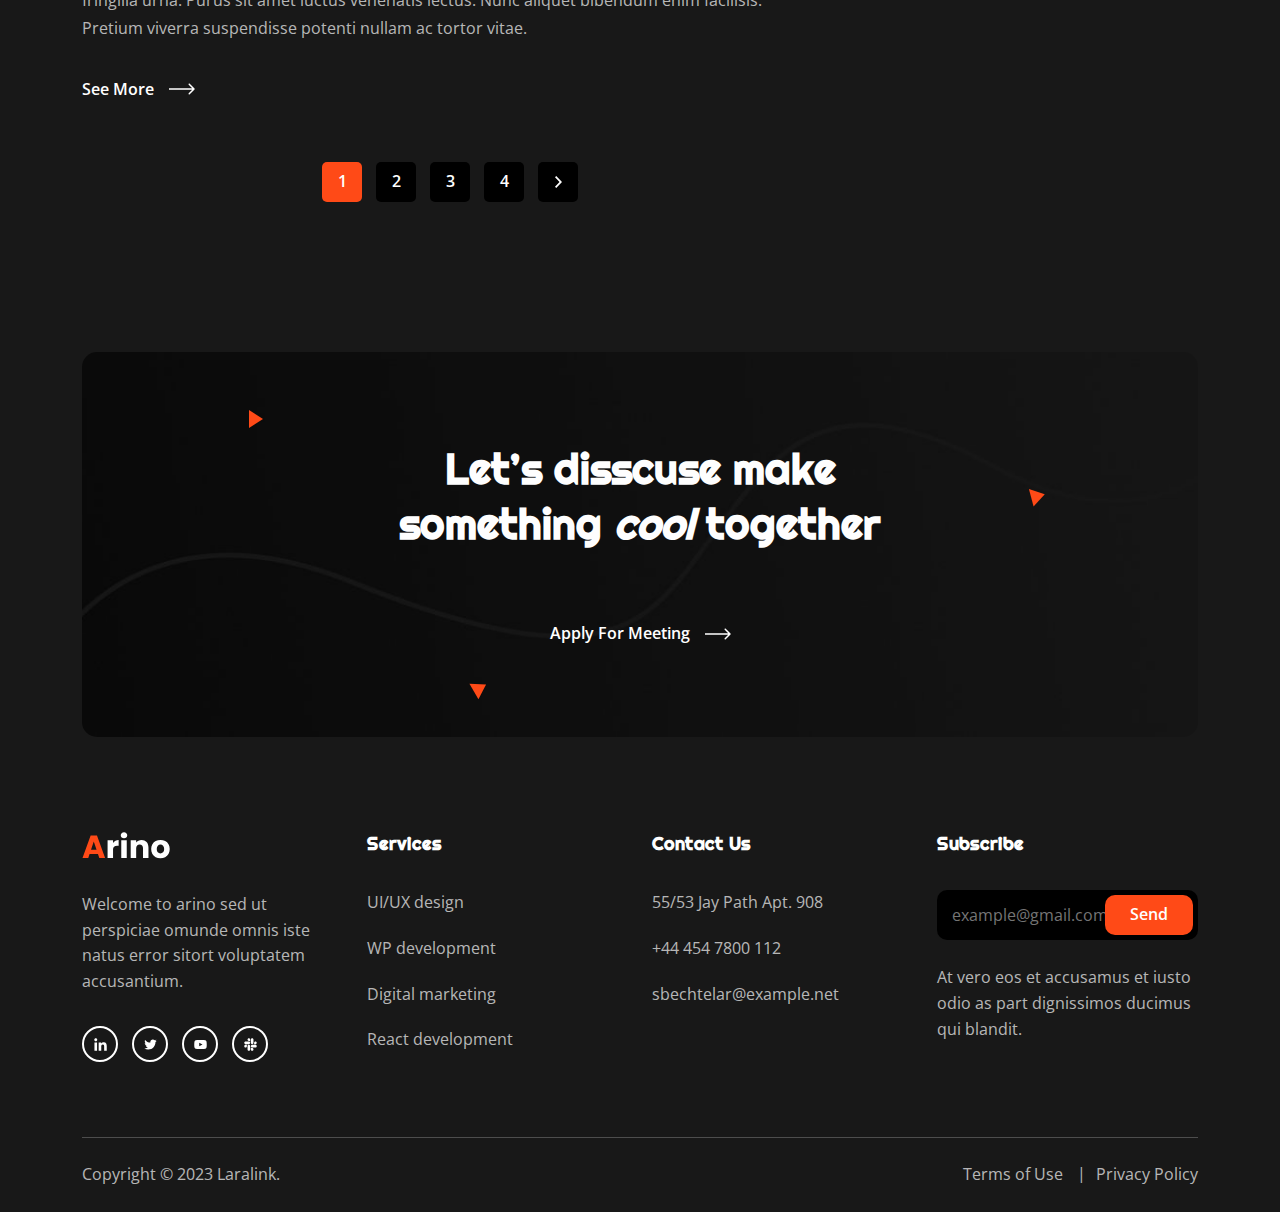
<file: blog.html>
<!DOCTYPE html>
<html class="no-js" lang="en">
  <head>
    <!-- Meta Tags -->
    <meta charset="utf-8">
    <meta http-equiv="x-ua-compatible" content="ie=edge">
    <meta name="viewport" content="width=device-width, initial-scale=1">
    <meta name="author" content="Laralink">
    <!-- Favicon Icon -->
    <link rel="icon" href="assets/img/favicon.png">
    <!-- Site Title -->
    <title>Arino - Creative Agency Template</title>
    <link rel="stylesheet" href="assets/css/plugins/bootstrap.min.css">
    <link rel="stylesheet" href="assets/css/plugins/fontawesome.min.css">
    <link rel="stylesheet" href="assets/css/plugins/slick.css">
    <link rel="stylesheet" href="assets/css/plugins/lightgallery.min.css">
    <link rel="stylesheet" href="assets/css/plugins/animate.css">
    <link rel="stylesheet" href="assets/css/style.css">
  </head>
  <body>
    <div class="cs-preloader cs-center">
      <div class="cs-preloader_in"></div>
    </div>
    <!-- Start Header Section -->
    <header class="cs-site_header cs-style1 text-uppercase cs-sticky_header">
      <div class="cs-main_header">
        <div class="container">
          <div class="cs-main_header_in">
            <div class="cs-main_header_left">
              <a class="cs-site_branding" href="index.html">
                <img src="assets/img/logo.svg" alt="Logo">
              </a>
            </div>
            <div class="cs-main_header_center">
              <div class="cs-nav cs-primary_font cs-medium">
                <ul class="cs-nav_list">
                  <li class="menu-item-has-children cs-mega_menu">
                    <a href="index.html">Home</a>
                    <ul class="cs-mega_wrapper">
                      <li>
                        <ul>
                          <li>
                            <a href="index.html" class="cs-nav_list_img">
                              <img src="assets/img/demo/main-home.jpeg" alt="Thumb">
                            </a>
                            <a href="index.html">Main Home</a>
                          </li>
                          <li>
                            <a href="architecture-agency.html" class="cs-nav_list_img">
                              <img src="assets/img/demo/architecture-agency.jpeg" alt="Thumb">
                            </a>
                            <a href="architecture-agency.html">Architecture Agency</a>
                            <span class="cs-header_badge">New</span>
                          </li>
                        </ul>
                      </li>
                      <li>
                        <ul>
                          <li>
                            <a href="photography-agency.html" class="cs-nav_list_img">
                              <img src="assets/img/demo/photography-agency.jpeg" alt="Thumb">
                            </a>
                            <a href="photography-agency.html">Photography Agency</a>
                          </li>
                          <li>
                            <a href="creative-solution.html" class="cs-nav_list_img">
                              <img src="assets/img/demo/creative-solution.jpeg" alt="Thumb">
                            </a>
                            <a href="creative-solution.html">Creative Solution</a>
                            <span class="cs-header_badge">New</span>
                          </li>
                        </ul>
                      </li>
                      <li>
                        <ul>
                          <li>
                            <a href="creative-portfolio.html" class="cs-nav_list_img">
                              <img src="assets/img/demo/portfolio.jpeg" alt="Thumb">
                            </a>
                            <a href="creative-portfolio.html">Creative Portfolio</a>
                          </li>
                          <li>
                            <a href="personal-portfolio.html" class="cs-nav_list_img">
                              <img src="assets/img/demo/personal-portfolio.jpeg" alt="Thumb">
                              <span class="cs-header_badge">New</span>
                            </a>
                            <a href="personal-portfolio.html">Personal Portfolio</a>
                          </li>
                        </ul>
                      </li>
                      <li>
                        <ul>
                          <li>
                            <a href="digital-agency.html" class="cs-nav_list_img">
                              <img src="assets/img/demo/digital-agency.jpeg" alt="Thumb">
                            </a>
                            <a href="digital-agency.html">Digital Agency</a>
                          </li>
                          <li>
                            <a href="https://arino-html-rtl.vercel.app" target="_blank" class="cs-nav_list_img">
                              <img src="assets/img/demo/rtl.jpeg" alt="Thumb">
                            </a>
                            <a href="https://arino-html-rtl.vercel.app" target="_blank">RTL Demo</a>
                          </li>
                        </ul>
                      </li>
                      <li>
                        <ul>
                          <li>
                            <a href="marketing-agency.html" class="cs-nav_list_img">
                              <img src="assets/img/demo/marketing.jpeg" alt="Thumb">
                            </a>
                            <a href="marketing-agency.html">Marketing Agency</a>
                          </li>
                          <li>
                            <a href="showcase-portfolio.html" class="cs-nav_list_img">
                              <img src="assets/img/demo/portfolio-showcase.jpeg" alt="Thumb">
                            </a>
                            <a href="showcase-portfolio.html">Portfolio Showcase</a>
                          </li>
                          <li>
                            <a href="case-study-showcase.html" class="cs-nav_list_img">
                              <img src="assets/img/demo/case-study-showcase.jpeg" alt="Thumb">
                            </a>
                            <a href="case-study-showcase.html">Case Study Showcase</a>
                          </li>
                        </ul>
                      </li>
                      <li>
                        <ul>
                          <li>
                            <a href="freelancer-agency.html" class="cs-nav_list_img">
                              <img src="assets/img/demo/freelancer-agency.jpeg" alt="Thumb">
                            </a>
                            <a href="freelancer-agency.html">Freelancing Agency</a>
                          </li>
                          <li>
                            <a href="video-showcase.html" class="cs-nav_list_img">
                              <img src="assets/img/demo/video-showcase.jpeg" alt="Thumb">
                              <span class="cs-header_badge">New</span>
                            </a>
                            <a href="video-showcase.html">Video Showcase</a>
                          </li>
                        </ul>
                      </li>
                    </ul>
                  </li>
                  <li>
                    <a href="about.html">About</a>
                  </li>
                  <li class="menu-item-has-children">
                    <a href="service.html">Services</a>
                    <ul>
                      <li>
                        <a href="service.html">Services</a>
                      </li>
                      <li>
                        <a href="service-details.html">Service Details</a>
                      </li>
                    </ul>
                  </li>
                  <li class="menu-item-has-children">
                    <a href="portfolio.html">Portfolio</a>
                    <ul>
                      <li>
                        <a href="portfolio.html">Portfolio</a>
                      </li>
                      <li>
                        <a href="portfolio-details.html">Portfolio Details</a>
                      </li>
                    </ul>
                  </li>
                  <li class="menu-item-has-children">
                    <a href="blog.html">Blog</a>
                    <ul>
                      <li>
                        <a href="blog.html">Blog</a>
                      </li>
                      <li>
                        <a href="blog-details.html">Blog Details</a>
                      </li>
                    </ul>
                  </li>
                  <li class="menu-item-has-children">
                    <a href="shop.html">Shop</a>
                    <ul>
                      <li>
                        <a href="shop.html">Our Shop</a>
                      </li>
                      <li>
                        <a href="shop-product-details.html">Shop Details</a>
                      </li>
                      <li>
                        <a href="shop-cart.html">Cart</a>
                      </li>
                      <li>
                        <a href="shop-checkout.html">Checkout</a>
                      </li>
                      <li>
                        <a href="shop-order-recived.html">Success Order</a>
                      </li>
                      <li>
                        <a href="shop-wishlist.html">Wishlist</a>
                      </li>
                    </ul>
                  </li>
                  <li class="menu-item-has-children">
                    <a href="#">Pages</a>
                    <ul>
                      <li>
                        <a href="contact.html">Contact</a>
                      </li>
                      <li>
                        <a href="team.html">Team</a>
                      </li>
                      <li>
                        <a href="team-details.html">Team Details</a>
                      </li>
                      <li>
                        <a href="case-study.html">Case Study Details</a>
                      </li>
                      <li>
                        <a href="faq.html">FAQ</a>
                      </li>
                    </ul>
                  </li>
                </ul>
              </div>
            </div>
            <div class="cs-main_header_right">
              <div class="cs-toolbox">
                <span class="cs-icon_btn">
                  <span class="cs-icon_btn_in">
                    <span></span>
                    <span></span>
                    <span></span>
                    <span></span>
                  </span>
                </span>
              </div>
            </div>
          </div>
        </div>
      </div>
    </header>
    <div class="cs-side_header">
      <button class="cs-close"></button>
      <div class="cs-side_header_overlay"></div>
      <div class="cs-side_header_in">
        <div class="cs-side_header_shape"></div>
        <a class="cs-site_branding" href="index.html">
          <img src="assets/img/footer_logo.svg" alt="Logo">
        </a>
        <div class="cs-side_header_box">
          <h2 class="cs-side_header_heading">Do you have a project in your <br> mind? Keep connect us. </h2>
        </div>
        <div class="cs-side_header_box">
          <h3 class="cs-side_header_title cs-primary_color">Contact Us</h3>
          <ul class="cs-contact_info cs-style1 cs-mp0">
            <li>
              <svg width="18" height="18" viewBox="0 0 18 18" fill="none" xmlns="http://www.w3.org/2000/svg">
                <path d="M17 12.5C15.75 12.5 14.55 12.3 13.43 11.93C13.08 11.82 12.69 11.9 12.41 12.17L10.21 14.37C7.38 12.93 5.06 10.62 3.62 7.79L5.82 5.58C6.1 5.31 6.18 4.92 6.07 4.57C5.7 3.45 5.5 2.25 5.5 1C5.5 0.45 5.05 0 4.5 0H1C0.45 0 0 0.45 0 1C0 10.39 7.61 18 17 18C17.55 18 18 17.55 18 17V13.5C18 12.95 17.55 12.5 17 12.5ZM9 0V10L12 7H18V0H9Z" fill="#FF4A17" />
              </svg>
              <span>+44 454 7800 112</span>
            </li>
            <li>
              <svg width="20" height="18" viewBox="0 0 20 18" fill="none" xmlns="http://www.w3.org/2000/svg">
                <path d="M20 6.98V16C20 17.1 19.1 18 18 18H2C0.9 18 0 17.1 0 16V4C0 2.9 0.9 2 2 2H12.1C12.04 2.32 12 2.66 12 3C12 4.48 12.65 5.79 13.67 6.71L10 9L2 4V6L10 11L15.3 7.68C15.84 7.88 16.4 8 17 8C18.13 8 19.16 7.61 20 6.98ZM14 3C14 4.66 15.34 6 17 6C18.66 6 20 4.66 20 3C20 1.34 18.66 0 17 0C15.34 0 14 1.34 14 3Z" fill="#FF4A17" />
              </svg>
              <span>infotech@arino.com</span>
            </li>
            <li>
              <svg width="14" height="20" viewBox="0 0 14 20" fill="none" xmlns="http://www.w3.org/2000/svg">
                <path d="M7 0C3.13 0 0 3.13 0 7C0 12.25 7 20 7 20C7 20 14 12.25 14 7C14 3.13 10.87 0 7 0ZM7 9.5C5.62 9.5 4.5 8.38 4.5 7C4.5 5.62 5.62 4.5 7 4.5C8.38 4.5 9.5 5.62 9.5 7C9.5 8.38 8.38 9.5 7 9.5Z" fill="#FF4A17" />
              </svg>
              <span>50 Wall Street Suite, 44150 <br>Ohio, United States </span>
            </li>
          </ul>
        </div>
        <div class="cs-side_header_box">
          <h3 class="cs-side_header_title cs-primary_color">Subscribe</h3>
          <div class="cs-newsletter cs-style1">
            <form action="#" class="cs-newsletter_form">
              <input type="email" class="cs-newsletter_input" placeholder="example@gmail.com">
              <button class="cs-newsletter_btn">
                <span>Send</span>
              </button>
            </form>
            <div class="cs-newsletter_text">At vero eos et accusamus et iusto odio as part dignissimos ducimus qui blandit.</div>
          </div>
        </div>
        <div class="cs-side_header_box">
          <div class="cs-social_btns cs-style1">
            <a href="#" class="cs-center">
              <svg width="15" height="15" viewBox="0 0 15 15" fill="none" xmlns="http://www.w3.org/2000/svg">
                <path d="M4.04799 13.7497H1.45647V5.4043H4.04799V13.7497ZM2.75084 4.2659C1.92215 4.2659 1.25 3.57952 1.25 2.75084C1.25 2.35279 1.40812 1.97105 1.68958 1.68958C1.97105 1.40812 2.35279 1.25 2.75084 1.25C3.14888 1.25 3.53063 1.40812 3.81209 1.68958C4.09355 1.97105 4.25167 2.35279 4.25167 2.75084C4.25167 3.57952 3.57924 4.2659 2.75084 4.2659ZM13.7472 13.7497H11.1613V9.68722C11.1613 8.71903 11.1417 7.4774 9.81389 7.4774C8.46652 7.4774 8.26004 8.5293 8.26004 9.61747V13.7497H5.67132V5.4043H8.15681V6.54269H8.19308C8.53906 5.887 9.38421 5.19503 10.6451 5.19503C13.2679 5.19503 13.75 6.92215 13.75 9.16546V13.7497H13.7472Z" fill="white"></path>
              </svg>
            </a>
            <a href="#" class="cs-center">
              <svg width="13" height="11" viewBox="0 0 13 11" fill="none" xmlns="http://www.w3.org/2000/svg">
                <path d="M11.4651 2.95396C11.4731 3.065 11.4731 3.17606 11.4731 3.2871C11.4731 6.67383 8.89535 10.5761 4.18402 10.5761C2.73255 10.5761 1.38421 10.1557 0.25 9.42608C0.456226 9.44986 0.654494 9.4578 0.868655 9.4578C2.06629 9.4578 3.16879 9.0533 4.04918 8.36326C2.92291 8.33946 1.97906 7.60183 1.65386 6.5866C1.81251 6.61038 1.97112 6.62624 2.1377 6.62624C2.36771 6.62624 2.59774 6.59451 2.81188 6.53901C1.63802 6.30105 0.757595 5.26996 0.757595 4.02472V3.99301C1.09864 4.18336 1.49524 4.30233 1.91558 4.31818C1.22554 3.85814 0.773464 3.07294 0.773464 2.1846C0.773464 1.70872 0.900344 1.27249 1.12244 0.891774C2.38355 2.44635 4.27919 3.46156 6.40481 3.57262C6.36516 3.38226 6.34136 3.184 6.34136 2.9857C6.34136 1.57388 7.4835 0.423828 8.90323 0.423828C9.64086 0.423828 10.3071 0.733156 10.7751 1.23284C11.354 1.1218 11.9093 0.907643 12.401 0.614185C12.2106 1.20906 11.8061 1.70875 11.2748 2.02598C11.7903 1.97049 12.29 1.82769 12.75 1.62942C12.4011 2.13702 11.9648 2.5891 11.4651 2.95396V2.95396Z" fill="white"></path>
              </svg>
            </a>
            <a href="#" class="cs-center">
              <svg width="13" height="9" viewBox="0 0 13 9" fill="none" xmlns="http://www.w3.org/2000/svg">
                <path d="M12.4888 1.48066C12.345 0.939353 11.9215 0.513038 11.3837 0.368362C10.4089 0.105469 6.5 0.105469 6.5 0.105469C6.5 0.105469 2.59116 0.105469 1.61633 0.368362C1.07853 0.513061 0.65496 0.939353 0.5112 1.48066C0.25 2.4618 0.25 4.50887 0.25 4.50887C0.25 4.50887 0.25 6.55595 0.5112 7.53709C0.65496 8.0784 1.07853 8.48695 1.61633 8.63163C2.59116 8.89452 6.5 8.89452 6.5 8.89452C6.5 8.89452 10.4088 8.89452 11.3837 8.63163C11.9215 8.48695 12.345 8.0784 12.4888 7.53709C12.75 6.55595 12.75 4.50887 12.75 4.50887C12.75 4.50887 12.75 2.4618 12.4888 1.48066V1.48066ZM5.22158 6.36746V2.65029L8.48861 4.50892L5.22158 6.36746V6.36746Z" fill="white"></path>
              </svg>
            </a>
            <a href="#" class="cs-center">
              <svg width="13" height="13" viewBox="0 0 13 13" fill="none" xmlns="http://www.w3.org/2000/svg">
                <path d="M2.87612 8.149C2.87612 8.87165 2.28571 9.46205 1.56306 9.46205C0.840402 9.46205 0.25 8.87165 0.25 8.149C0.25 7.42634 0.840402 6.83594 1.56306 6.83594H2.87612V8.149ZM3.53795 8.149C3.53795 7.42634 4.12835 6.83594 4.851 6.83594C5.57366 6.83594 6.16406 7.42634 6.16406 8.149V11.4369C6.16406 12.1596 5.57366 12.75 4.851 12.75C4.12835 12.75 3.53795 12.1596 3.53795 11.4369V8.149ZM4.851 2.87612C4.12835 2.87612 3.53795 2.28571 3.53795 1.56306C3.53795 0.840402 4.12835 0.25 4.851 0.25C5.57366 0.25 6.16406 0.840402 6.16406 1.56306V2.87612H4.851V2.87612ZM4.851 3.53795C5.57366 3.53795 6.16406 4.12835 6.16406 4.851C6.16406 5.57366 5.57366 6.16406 4.851 6.16406H1.56306C0.840402 6.16406 0.25 5.57366 0.25 4.851C0.25 4.12835 0.840402 3.53795 1.56306 3.53795H4.851V3.53795ZM10.1239 4.851C10.1239 4.12835 10.7143 3.53795 11.4369 3.53795C12.1596 3.53795 12.75 4.12835 12.75 4.851C12.75 5.57366 12.1596 6.16406 11.4369 6.16406H10.1239V4.851V4.851ZM9.46205 4.851C9.46205 5.57366 8.87165 6.16406 8.149 6.16406C7.42634 6.16406 6.83594 5.57366 6.83594 4.851V1.56306C6.83594 0.840402 7.42634 0.25 8.149 0.25C8.87165 0.25 9.46205 0.840402 9.46205 1.56306V4.851V4.851ZM8.149 10.1239C8.87165 10.1239 9.46205 10.7143 9.46205 11.4369C9.46205 12.1596 8.87165 12.75 8.149 12.75C7.42634 12.75 6.83594 12.1596 6.83594 11.4369V10.1239H8.149ZM8.149 9.46205C7.42634 9.46205 6.83594 8.87165 6.83594 8.149C6.83594 7.42634 7.42634 6.83594 8.149 6.83594H11.4369C12.1596 6.83594 12.75 7.42634 12.75 8.149C12.75 8.87165 12.1596 9.46205 11.4369 9.46205H8.149Z" fill="white"></path>
              </svg>
            </a>
          </div>
        </div>
      </div>
    </div>
    <!-- End Header Section -->
    <!-- Start Hero -->
    <div class="cs-page_heading cs-style1 cs-center text-center cs-bg" data-src="assets/img/blog_hero_bg.jpeg">
      <div class="container">
        <div class="cs-page_heading_in">
          <h1 class="cs-page_title cs-font_50 cs-white_color">Our Blog</h1>
          <ol class="breadcrumb text-uppercase">
            <li class="breadcrumb-item">
              <a href="index.html">Home</a>
            </li>
            <li class="breadcrumb-item active">Blog</li>
          </ol>
        </div>
      </div>
    </div>
    <!-- End Hero -->
    <div class="cs-height_150 cs-height_lg_80"></div>
    <!-- Start Blogs -->
    <section>
      <div class="container">
        <div class="row">
          <div class="col-lg-8">
            <div class="cs-post cs-style2">
              <a href="blog-details.html" class="cs-post_thumb cs-radius_15">
                <img src="assets/img/post_4.jpeg" alt="Post" class="w-100 cs-radius_15">
              </a>
              <div class="cs-post_info">
                <div class="cs-post_meta cs-style1 cs-ternary_color cs-semi_bold cs-primary_font">
                  <span class="cs-posted_by">07 Mar 2022</span>
                  <a href="#" class="cs-post_avatar">Tech</a>
                </div>
                <h2 class="cs-post_title">
                  <a href="#">A.I will take all human job within next year</a>
                </h2>
                <div class="cs-post_sub_title">Elit scelerisque mauris pellentesque pulvinar pellentesque habitant morbi tristique. Tortor posuere ac ut consequat semper viverra nam libero justo. Mauris commodo quis imperdiet massa tincidunt nunc pulvinar sapien et. Aliquam purus sit amet luctus venenatis lectus magna fringilla urna. Purus sit amet luctus venenatis lectus. Nunc aliquet bibendum enim facilisis. Pretium viverra suspendisse potenti nullam ac tortor vitae.</div>
                <a href="blog-details.html" class="cs-text_btn">
                  <span>See More</span>
                  <svg width="26" height="12" viewBox="0 0 26 12" fill="none" xmlns="http://www.w3.org/2000/svg">
                    <path d="M25.5307 6.53033C25.8236 6.23744 25.8236 5.76256 25.5307 5.46967L20.7577 0.696699C20.4648 0.403806 19.99 0.403806 19.6971 0.696699C19.4042 0.989593 19.4042 1.46447 19.6971 1.75736L23.9397 6L19.6971 10.2426C19.4042 10.5355 19.4042 11.0104 19.6971 11.3033C19.99 11.5962 20.4648 11.5962 20.7577 11.3033L25.5307 6.53033ZM0.000366211 6.75H25.0004V5.25H0.000366211V6.75Z" fill="currentColor" />
                  </svg>
                </a>
              </div>
            </div>
            <div class="cs-height_95 cs-height_lg_60"></div>
            <div class="cs-post cs-style2">
              <a href="blog-details.html" class="cs-post_thumb cs-radius_15">
                <img src="assets/img/post_5.jpeg" alt="Post" class="w-100 cs-radius_15">
              </a>
              <div class="cs-post_info">
                <div class="cs-post_meta cs-style1 cs-ternary_color cs-semi_bold cs-primary_font">
                  <span class="cs-posted_by">07 Mar 2022</span>
                  <a href="#" class="cs-post_avatar">Tech</a>
                </div>
                <h2 class="cs-post_title">
                  <a href="#">Creative studio programm coming soon</a>
                </h2>
                <div class="cs-post_sub_title">Elit scelerisque mauris pellentesque pulvinar pellentesque habitant morbi tristique. Tortor posuere ac ut consequat semper viverra nam libero justo. Mauris commodo quis imperdiet massa tincidunt nunc pulvinar sapien et. Aliquam purus sit amet luctus venenatis lectus magna fringilla urna. Purus sit amet luctus venenatis lectus. Nunc aliquet bibendum enim facilisis. Pretium viverra suspendisse potenti nullam ac tortor vitae.</div>
                <a href="blog-details.html" class="cs-text_btn">
                  <span>See More</span>
                  <svg width="26" height="12" viewBox="0 0 26 12" fill="none" xmlns="http://www.w3.org/2000/svg">
                    <path d="M25.5307 6.53033C25.8236 6.23744 25.8236 5.76256 25.5307 5.46967L20.7577 0.696699C20.4648 0.403806 19.99 0.403806 19.6971 0.696699C19.4042 0.989593 19.4042 1.46447 19.6971 1.75736L23.9397 6L19.6971 10.2426C19.4042 10.5355 19.4042 11.0104 19.6971 11.3033C19.99 11.5962 20.4648 11.5962 20.7577 11.3033L25.5307 6.53033ZM0.000366211 6.75H25.0004V5.25H0.000366211V6.75Z" fill="currentColor" />
                  </svg>
                </a>
              </div>
            </div>
            <div class="cs-height_95 cs-height_lg_60"></div>
            <div class="cs-post cs-style2">
              <a href="blog-details.html" class="cs-post_thumb cs-radius_15">
                <img src="assets/img/post_6.jpeg" alt="Post" class="w-100 cs-radius_15">
              </a>
              <div class="cs-post_info">
                <div class="cs-post_meta cs-style1 cs-ternary_color cs-semi_bold cs-primary_font">
                  <span class="cs-posted_by">07 Mar 2022</span>
                  <a href="#" class="cs-post_avatar">Tech</a>
                </div>
                <h2 class="cs-post_title">
                  <a href="#">Artistic mind will be great for creation</a>
                </h2>
                <div class="cs-post_sub_title">Elit scelerisque mauris pellentesque pulvinar pellentesque habitant morbi tristique. Tortor posuere ac ut consequat semper viverra nam libero justo. Mauris commodo quis imperdiet massa tincidunt nunc pulvinar sapien et. Aliquam purus sit amet luctus venenatis lectus magna fringilla urna. Purus sit amet luctus venenatis lectus. Nunc aliquet bibendum enim facilisis. Pretium viverra suspendisse potenti nullam ac tortor vitae.</div>
                <a href="blog-details.html" class="cs-text_btn">
                  <span>See More</span>
                  <svg width="26" height="12" viewBox="0 0 26 12" fill="none" xmlns="http://www.w3.org/2000/svg">
                    <path d="M25.5307 6.53033C25.8236 6.23744 25.8236 5.76256 25.5307 5.46967L20.7577 0.696699C20.4648 0.403806 19.99 0.403806 19.6971 0.696699C19.4042 0.989593 19.4042 1.46447 19.6971 1.75736L23.9397 6L19.6971 10.2426C19.4042 10.5355 19.4042 11.0104 19.6971 11.3033C19.99 11.5962 20.4648 11.5962 20.7577 11.3033L25.5307 6.53033ZM0.000366211 6.75H25.0004V5.25H0.000366211V6.75Z" fill="currentColor" />
                  </svg>
                </a>
              </div>
            </div>
            <div class="cs-height_60 cs-height_lg_40"></div>
            <ul class="cs-pagination_box cs-center cs-white_color cs-mp0 cs-semi_bold">
              <li>
                <a class="cs-pagination_item cs-center active" href="blog.html">1</a>
              </li>
              <li>
                <a class="cs-pagination_item cs-center" href="blog.html">2</a>
              </li>
              <li>
                <a class="cs-pagination_item cs-center" href="blog.html">3</a>
              </li>
              <li>
                <a class="cs-pagination_item cs-center" href="blog.html">4</a>
              </li>
              <li>
                <a href="#" class="cs-pagination_item cs-center">
                  <svg width="7" height="12" viewBox="0 0 7 12" fill="none" xmlns="http://www.w3.org/2000/svg">
                    <path d="M0 1.272L4.55116 6L0 10.728L1.22442 12L7 6L1.22442 0L0 1.272Z" fill="currentColor" />
                  </svg>
                </a>
              </li>
            </ul>
          </div>
          <div class="col-xl-3 col-lg-4 offset-xl-1">
            <div class="cs-height_0 cs-height_lg_80"></div>
            <div class="cs-sidebar cs-right_sidebar cs-accent_5_bg_2">
              <div class="cs-sidebar_item author_search text-center">
                <div class="cs-author_card">
                  <img src="assets/img/avatar_1.png" alt="Aauthor">
                  <h3>Kuber Jontra</h3>
                  <p>At vero eos et accusamus et iusto odio dignissimos ducimus qui blanditiis praesentium voluptatum.</p>
                </div>
              </div>
              <div class="cs-sidebar_item widget_search">
                <h4 class="cs-sidebar_widget_title">Search</h4>
                <form class="cs-sidebar_search" action="#">
                  <input type="text" placeholder="Search...">
                  <button class="cs-sidebar_search_btn">
                    <svg width="16" height="16" viewBox="0 0 16 16" fill="none" xmlns="http://www.w3.org/2000/svg">
                      <path d="M11.4351 10.0629H10.7124L10.4563 9.81589C11.3528 8.77301 11.8925 7.4191 11.8925 5.94625C11.8925 2.66209 9.23042 0 5.94625 0C2.66209 0 0 2.66209 0 5.94625C0 9.23042 2.66209 11.8925 5.94625 11.8925C7.4191 11.8925 8.77301 11.3528 9.81589 10.4563L10.0629 10.7124V11.4351L14.6369 16L16 14.6369L11.4351 10.0629ZM5.94625 10.0629C3.66838 10.0629 1.82962 8.22413 1.82962 5.94625C1.82962 3.66838 3.66838 1.82962 5.94625 1.82962C8.22413 1.82962 10.0629 3.66838 10.0629 5.94625C10.0629 8.22413 8.22413 10.0629 5.94625 10.0629Z" fill="currentColor" />
                    </svg>
                  </button>
                </form>
              </div>
              <div class="cs-sidebar_item widget_categories">
                <h4 class="cs-sidebar_widget_title">Categories</h4>
                <ul>
                  <li class="cat-item">
                    <a href="#">Corporate</a>
                  </li>
                  <li class="cat-item">
                    <a href="#">Company</a>
                  </li>
                  <li class="cat-item">
                    <a href="#">Search Engine</a>
                  </li>
                  <li class="cat-item">
                    <a href="#">Information</a>
                  </li>
                  <li class="cat-item">
                    <a href="#">Painting</a>
                  </li>
                </ul>
              </div>
              <div class="cs-sidebar_item">
                <h4 class="cs-sidebar_widget_title">Recent Posts</h4>
                <ul class="cs-recent_posts">
                  <li>
                    <div class="cs-recent_post">
                      <a href="#" class="cs-recent_post_thumb">
                        <div class="cs-recent_post_thumb_in cs-bg" data-src="assets/img/recent_post_1.jpeg"></div>
                      </a>
                      <div class="cs-recent_post_info">
                        <h3 class="cs-recent_post_title">
                          <a href="#">How to studio setup...</a>
                        </h3>
                        <div class="cs-recent_post_date cs-primary_40_color">15 Aug 2022</div>
                      </div>
                    </div>
                  </li>
                  <li>
                    <div class="cs-recent_post">
                      <a href="#" class="cs-recent_post_thumb">
                        <div class="cs-recent_post_thumb_in cs-bg" data-src="assets/img/recent_post_2.jpeg"></div>
                      </a>
                      <div class="cs-recent_post_info">
                        <h3 class="cs-recent_post_title">
                          <a href="#">Creative people mind...</a>
                        </h3>
                        <div class="cs-recent_post_date cs-primary_40_color">15 Aug 2022</div>
                      </div>
                    </div>
                  </li>
                  <li>
                    <div class="cs-recent_post">
                      <a href="#" class="cs-recent_post_thumb">
                        <div class="cs-recent_post_thumb_in cs-bg" data-src="assets/img/recent_post_3.jpeg"></div>
                      </a>
                      <div class="cs-recent_post_info">
                        <h3 class="cs-recent_post_title">
                          <a href="#">AI take over human...</a>
                        </h3>
                        <div class="cs-recent_post_date cs-primary_40_color">15 Aug 2022</div>
                      </div>
                    </div>
                  </li>
                  <li>
                    <div class="cs-recent_post">
                      <a href="#" class="cs-recent_post_thumb">
                        <div class="cs-recent_post_thumb_in cs-bg" data-src="assets/img/recent_post_4.jpeg"></div>
                      </a>
                      <div class="cs-recent_post_info">
                        <h3 class="cs-recent_post_title">
                          <a href="#">You should now add...</a>
                        </h3>
                        <div class="cs-recent_post_date cs-primary_40_color">15 Aug 2022</div>
                      </div>
                    </div>
                  </li>
                </ul>
              </div>
              <div class="cs-sidebar_item widget_archive">
                <h4 class="cs-sidebar_widget_title">Archives</h4>
                <ul>
                  <li>
                    <a href="#">Archives</a>
                  </li>
                  <li>
                    <a href="#">15 Aug 2022</a>
                  </li>
                  <li>
                    <a href="#">20 Sep 2021</a>
                  </li>
                  <li>
                    <a href="#">11 Dec 2020</a>
                  </li>
                  <li>
                    <a href="#">25 jun 2020</a>
                  </li>
                </ul>
              </div>
              <div class="cs-sidebar_item widget_tag_cloud">
                <h4 class="cs-sidebar_widget_title">Tags</h4>
                <div class="tagcloud">
                  <a href="#" class="tag-cloud-link">Business</a>
                  <a href="#" class="tag-cloud-link">Agency</a>
                  <a href="#" class="tag-cloud-link">Artwork</a>
                  <a href="#" class="tag-cloud-link">Marketing</a>
                  <a href="#" class="tag-cloud-link">Information</a>
                  <a href="#" class="tag-cloud-link">Design</a>
                  <a href="#" class="tag-cloud-link">Wordpress</a>
                </div>
              </div>
            </div>
          </div>
        </div>
      </div>
    </section>
    <!-- End Blogs -->
    <div class="cs-height_150 cs-height_lg_80"></div>
    <!-- Start CTA -->
    <section>
      <div class="container">
        <div class="cs-cta cs-style1 cs-bg text-center cs-shape_wrap_1 cs-position_1" data-src="assets/img/cta_bg.jpeg">
          <div class="cs-shape_1"></div>
          <div class="cs-shape_1"></div>
          <div class="cs-shape_1"></div>
          <div class="cs-cta_in">
            <h2 class="cs-cta_title cs-semi_bold cs-m0">Let’s disscuse make <br>something <i>cool</i> together </h2>
            <div class="cs-height_70 cs-height_lg_30"></div>
            <a href="contact.html" class="cs-text_btn">
              <span>Apply For Meeting</span>
              <svg width="26" height="12" viewBox="0 0 26 12" fill="none" xmlns="http://www.w3.org/2000/svg">
                <path d="M25.5307 6.53033C25.8236 6.23744 25.8236 5.76256 25.5307 5.46967L20.7577 0.696699C20.4648 0.403806 19.99 0.403806 19.6971 0.696699C19.4042 0.989593 19.4042 1.46447 19.6971 1.75736L23.9397 6L19.6971 10.2426C19.4042 10.5355 19.4042 11.0104 19.6971 11.3033C19.99 11.5962 20.4648 11.5962 20.7577 11.3033L25.5307 6.53033ZM0.000366211 6.75H25.0004V5.25H0.000366211V6.75Z" fill="currentColor" />
              </svg>
            </a>
          </div>
        </div>
      </div>
    </section>
    <!-- End CTA -->
    <!-- Start Footer -->
    <footer class="cs-fooer">
      <div class="cs-fooer_main">
        <div class="container">
          <div class="row">
            <div class="col-lg-3 col-sm-6">
              <div class="cs-footer_item">
                <div class="cs-text_widget">
                  <img src="assets/img/footer_logo.svg" alt="Thumb">
                  <p>Welcome to arino sed ut perspiciae omunde omnis iste natus error sitort voluptatem accusantium.</p>
                </div>
                <div class="cs-social_btns cs-style1">
                  <a href="#" class="cs-center">
                    <svg width="15" height="15" viewBox="0 0 15 15" fill="none" xmlns="http://www.w3.org/2000/svg">
                      <path d="M4.04799 13.7497H1.45647V5.4043H4.04799V13.7497ZM2.75084 4.2659C1.92215 4.2659 1.25 3.57952 1.25 2.75084C1.25 2.35279 1.40812 1.97105 1.68958 1.68958C1.97105 1.40812 2.35279 1.25 2.75084 1.25C3.14888 1.25 3.53063 1.40812 3.81209 1.68958C4.09355 1.97105 4.25167 2.35279 4.25167 2.75084C4.25167 3.57952 3.57924 4.2659 2.75084 4.2659ZM13.7472 13.7497H11.1613V9.68722C11.1613 8.71903 11.1417 7.4774 9.81389 7.4774C8.46652 7.4774 8.26004 8.5293 8.26004 9.61747V13.7497H5.67132V5.4043H8.15681V6.54269H8.19308C8.53906 5.887 9.38421 5.19503 10.6451 5.19503C13.2679 5.19503 13.75 6.92215 13.75 9.16546V13.7497H13.7472Z" fill="white" />
                    </svg>
                  </a>
                  <a href="#" class="cs-center">
                    <svg width="13" height="11" viewBox="0 0 13 11" fill="none" xmlns="http://www.w3.org/2000/svg">
                      <path d="M11.4651 2.95396C11.4731 3.065 11.4731 3.17606 11.4731 3.2871C11.4731 6.67383 8.89535 10.5761 4.18402 10.5761C2.73255 10.5761 1.38421 10.1557 0.25 9.42608C0.456226 9.44986 0.654494 9.4578 0.868655 9.4578C2.06629 9.4578 3.16879 9.0533 4.04918 8.36326C2.92291 8.33946 1.97906 7.60183 1.65386 6.5866C1.81251 6.61038 1.97112 6.62624 2.1377 6.62624C2.36771 6.62624 2.59774 6.59451 2.81188 6.53901C1.63802 6.30105 0.757595 5.26996 0.757595 4.02472V3.99301C1.09864 4.18336 1.49524 4.30233 1.91558 4.31818C1.22554 3.85814 0.773464 3.07294 0.773464 2.1846C0.773464 1.70872 0.900344 1.27249 1.12244 0.891774C2.38355 2.44635 4.27919 3.46156 6.40481 3.57262C6.36516 3.38226 6.34136 3.184 6.34136 2.9857C6.34136 1.57388 7.4835 0.423828 8.90323 0.423828C9.64086 0.423828 10.3071 0.733156 10.7751 1.23284C11.354 1.1218 11.9093 0.907643 12.401 0.614185C12.2106 1.20906 11.8061 1.70875 11.2748 2.02598C11.7903 1.97049 12.29 1.82769 12.75 1.62942C12.4011 2.13702 11.9648 2.5891 11.4651 2.95396V2.95396Z" fill="white" />
                    </svg>
                  </a>
                  <a href="#" class="cs-center">
                    <svg width="13" height="9" viewBox="0 0 13 9" fill="none" xmlns="http://www.w3.org/2000/svg">
                      <path d="M12.4888 1.48066C12.345 0.939353 11.9215 0.513038 11.3837 0.368362C10.4089 0.105469 6.5 0.105469 6.5 0.105469C6.5 0.105469 2.59116 0.105469 1.61633 0.368362C1.07853 0.513061 0.65496 0.939353 0.5112 1.48066C0.25 2.4618 0.25 4.50887 0.25 4.50887C0.25 4.50887 0.25 6.55595 0.5112 7.53709C0.65496 8.0784 1.07853 8.48695 1.61633 8.63163C2.59116 8.89452 6.5 8.89452 6.5 8.89452C6.5 8.89452 10.4088 8.89452 11.3837 8.63163C11.9215 8.48695 12.345 8.0784 12.4888 7.53709C12.75 6.55595 12.75 4.50887 12.75 4.50887C12.75 4.50887 12.75 2.4618 12.4888 1.48066V1.48066ZM5.22158 6.36746V2.65029L8.48861 4.50892L5.22158 6.36746V6.36746Z" fill="white" />
                    </svg>
                  </a>
                  <a href="#" class="cs-center">
                    <svg width="13" height="13" viewBox="0 0 13 13" fill="none" xmlns="http://www.w3.org/2000/svg">
                      <path d="M2.87612 8.149C2.87612 8.87165 2.28571 9.46205 1.56306 9.46205C0.840402 9.46205 0.25 8.87165 0.25 8.149C0.25 7.42634 0.840402 6.83594 1.56306 6.83594H2.87612V8.149ZM3.53795 8.149C3.53795 7.42634 4.12835 6.83594 4.851 6.83594C5.57366 6.83594 6.16406 7.42634 6.16406 8.149V11.4369C6.16406 12.1596 5.57366 12.75 4.851 12.75C4.12835 12.75 3.53795 12.1596 3.53795 11.4369V8.149ZM4.851 2.87612C4.12835 2.87612 3.53795 2.28571 3.53795 1.56306C3.53795 0.840402 4.12835 0.25 4.851 0.25C5.57366 0.25 6.16406 0.840402 6.16406 1.56306V2.87612H4.851V2.87612ZM4.851 3.53795C5.57366 3.53795 6.16406 4.12835 6.16406 4.851C6.16406 5.57366 5.57366 6.16406 4.851 6.16406H1.56306C0.840402 6.16406 0.25 5.57366 0.25 4.851C0.25 4.12835 0.840402 3.53795 1.56306 3.53795H4.851V3.53795ZM10.1239 4.851C10.1239 4.12835 10.7143 3.53795 11.4369 3.53795C12.1596 3.53795 12.75 4.12835 12.75 4.851C12.75 5.57366 12.1596 6.16406 11.4369 6.16406H10.1239V4.851V4.851ZM9.46205 4.851C9.46205 5.57366 8.87165 6.16406 8.149 6.16406C7.42634 6.16406 6.83594 5.57366 6.83594 4.851V1.56306C6.83594 0.840402 7.42634 0.25 8.149 0.25C8.87165 0.25 9.46205 0.840402 9.46205 1.56306V4.851V4.851ZM8.149 10.1239C8.87165 10.1239 9.46205 10.7143 9.46205 11.4369C9.46205 12.1596 8.87165 12.75 8.149 12.75C7.42634 12.75 6.83594 12.1596 6.83594 11.4369V10.1239H8.149ZM8.149 9.46205C7.42634 9.46205 6.83594 8.87165 6.83594 8.149C6.83594 7.42634 7.42634 6.83594 8.149 6.83594H11.4369C12.1596 6.83594 12.75 7.42634 12.75 8.149C12.75 8.87165 12.1596 9.46205 11.4369 9.46205H8.149Z" fill="white" />
                    </svg>
                  </a>
                </div>
              </div>
            </div>
            <div class="col-lg-3 col-sm-6">
              <div class="cs-footer_item">
                <h2 class="cs-widget_title">Services</h2>
                <ul class="cs-menu_widget cs-mp0">
                  <li>
                    <a href="service-details.html">UI/UX design</a>
                  </li>
                  <li>
                    <a href="service-details.html">WP development</a>
                  </li>
                  <li>
                    <a href="service-details.html">Digital marketing</a>
                  </li>
                  <li>
                    <a href="service-details.html">React development</a>
                  </li>
                </ul>
              </div>
            </div>
            <div class="col-lg-3 col-sm-6">
              <div class="cs-footer_item">
                <h2 class="cs-widget_title">Contact Us</h2>
                <ul class="cs-menu_widget cs-mp0">
                  <li>55/53 Jay Path Apt. 908</li>
                  <li>+44 454 7800 112</li>
                  <li>sbechtelar@example.net</li>
                </ul>
              </div>
            </div>
            <div class="col-lg-3 col-sm-6">
              <div class="cs-footer_item">
                <h2 class="cs-widget_title">Subscribe</h2>
                <div class="cs-newsletter cs-style1">
                  <form action="#" class="cs-newsletter_form">
                    <input type="email" class="cs-newsletter_input" placeholder="example@gmail.com">
                    <button class="cs-newsletter_btn">
                      <span>Send</span>
                    </button>
                  </form>
                  <div class="cs-newsletter_text">At vero eos et accusamus et iusto odio as part dignissimos ducimus qui blandit.</div>
                </div>
              </div>
            </div>
          </div>
        </div>
      </div>
      <div class="container">
        <div class="cs-bottom_footer">
          <div class="cs-bottom_footer_left">
            <div class="cs-copyright">Copyright © 2023 Laralink.</div>
          </div>
          <div class="cs-bottom_footer_right">
            <ul class="cs-footer_links cs-mp0">
              <li>
                <a href="">Terms of Use</a>
              </li>
              <li>
                <a href="">Privacy Policy</a>
              </li>
            </ul>
          </div>
        </div>
      </div>
    </footer>
    <!-- End Footer -->
    <span class="cs-scrollup">
      <svg width="20" height="20" viewBox="0 0 20 20" fill="none" xmlns="http://www.w3.org/2000/svg">
        <path d="M0 10L1.7625 11.7625L8.75 4.7875V20H11.25V4.7875L18.225 11.775L20 10L10 0L0 10Z" fill="currentColor" />
      </svg>
    </span>
    <!-- Start Video Popup -->
    <div class="cs-video_popup">
      <div class="cs-video_popup_overlay"></div>
      <div class="cs-video_popup_content">
        <div class="cs-video_popup_layer"></div>
        <div class="cs-video_popup_container">
          <div class="cs-video_popup_align">
            <div class="embed-responsive embed-responsive-16by9">
              <iframe class="embed-responsive-item" src="about:blank"></iframe>
            </div>
          </div>
          <div class="cs-video_popup_close"></div>
        </div>
      </div>
    </div>
    <!-- End Video Popup -->
    <!-- Script -->
    <script src="assets/js/plugins/jquery-3.6.0.min.js"></script>
    <script src="assets/js/plugins/isotope.pkg.min.js"></script>
    <script src="assets/js/plugins/jquery.slick.min.js"></script>
    <script src="assets/js/plugins/jquery.counter.min.js"></script>
    <script src="assets/js/plugins/lightgallery.min.js"></script>
    <script src="assets/js/plugins/wow.min.js"></script>
    <script src="assets/js/plugins/gsap.min.js"></script>
    <script src="assets/js/main.js"></script>
  </body>
</html>
</file>
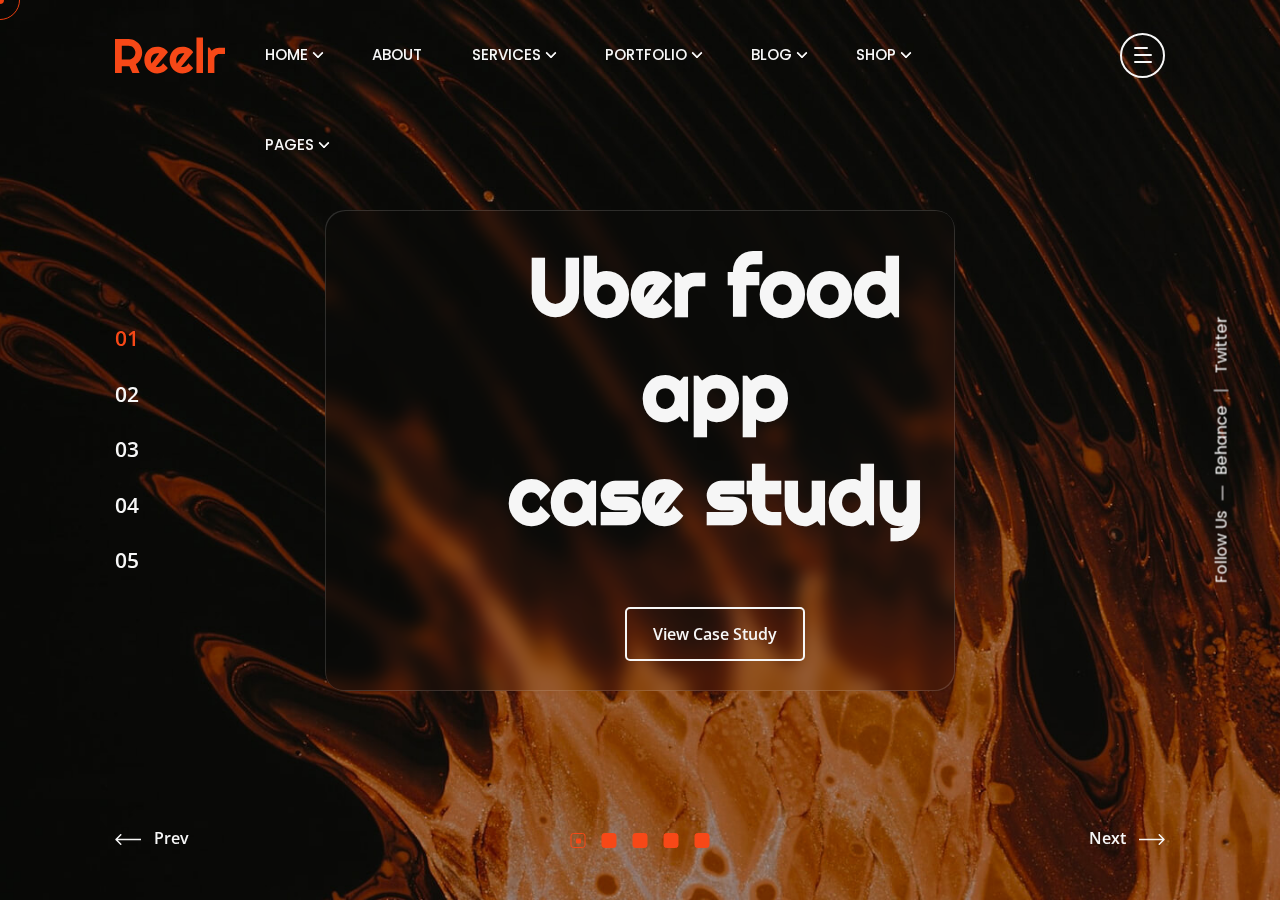
<file: case-study-showcase.html>
<!DOCTYPE html>
<html class="no-js" lang="en">

<head>
  <!-- Meta Tags -->
  <meta charset="utf-8">
  <meta http-equiv="x-ua-compatible" content="ie=edge">
  <meta name="viewport" content="width=device-width, initial-scale=1">
  <meta name="author" content="Laralink">
  <!-- Favicon Icon -->
  <link rel="icon" href="assets/img/favicon.png">
  <!-- Site Title -->
  <title>Arino - Creative Agency Template</title>
  <link rel="stylesheet" href="assets/css/plugins/bootstrap.min.css">
  <link rel="stylesheet" href="assets/css/plugins/fontawesome.min.css">
  <link rel="stylesheet" href="assets/css/plugins/slick.css">
  <link rel="stylesheet" href="assets/css/plugins/lightgallery.min.css">
  <link rel="stylesheet" href="assets/css/plugins/animate.css">
  <link rel="stylesheet" href="assets/css/plugins/swiper.min.css">
  <link rel="stylesheet" href="assets/css/style.css">
</head>

<body>
  <div class="cs-preloader cs-center">
    <div class="cs-preloader_in"></div>
  </div>
  <!-- Start Header Section -->
  <header class="cs-site_header cs-style1 text-uppercase cs-sticky_header cs-site_header_full_width">
    <div class="cs-main_header">
      <div class="container">
        <div class="cs-main_header_in">
          <div class="cs-main_header_left">
            <a class="cs-site_branding" href="index.html">
              <img src="assets/img/logo.svg" alt="Logo">
            </a>
          </div>
          <div class="cs-main_header_center">
            <div class="cs-nav cs-primary_font cs-medium">
              <ul class="cs-nav_list">
                <li class="menu-item-has-children cs-mega_menu">
                  <a href="index.html">Home</a>
                  <ul class="cs-mega_wrapper">
                    <li>
                      <ul>
                        <li>
                          <a href="index.html" class="cs-nav_list_img">
                            <img src="assets/img/demo/main-home.jpeg" alt="Thumb">
                          </a>
                          <a href="index.html">Main Home</a>
                        </li>
                        <li>
                          <a href="architecture-agency.html" class="cs-nav_list_img">
                            <img src="assets/img/demo/architecture-agency.jpeg" alt="Thumb">
                          </a>
                          <a href="architecture-agency.html">Architecture Agency</a>
                          <span class="cs-header_badge">New</span>
                        </li>
                      </ul>
                    </li>
                    <li>
                      <ul>
                        <li>
                          <a href="photography-agency.html" class="cs-nav_list_img">
                            <img src="assets/img/demo/photography-agency.jpeg" alt="Thumb">
                          </a>
                          <a href="photography-agency.html">Photography Agency</a>
                        </li>
                        <li>
                          <a href="creative-solution.html" class="cs-nav_list_img">
                            <img src="assets/img/demo/creative-solution.jpeg" alt="Thumb">
                          </a>
                          <a href="creative-solution.html">Creative Solution</a>
                          <span class="cs-header_badge">New</span>
                        </li>
                      </ul>
                    </li>
                    <li>
                      <ul>
                        <li>
                          <a href="creative-portfolio.html" class="cs-nav_list_img">
                            <img src="assets/img/demo/portfolio.jpeg" alt="Thumb">
                          </a>
                          <a href="creative-portfolio.html">Creative Portfolio</a>
                        </li>
                        <li>
                          <a href="personal-portfolio.html" class="cs-nav_list_img">
                            <img src="assets/img/demo/personal-portfolio.jpeg" alt="Thumb">
                            <span class="cs-header_badge">New</span>
                          </a>
                          <a href="personal-portfolio.html">Personal Portfolio</a>
                        </li>
                      </ul>
                    </li>
                    <li>
                      <ul>
                        <li>
                          <a href="digital-agency.html" class="cs-nav_list_img">
                            <img src="assets/img/demo/digital-agency.jpeg" alt="Thumb">
                          </a>
                          <a href="digital-agency.html">Digital Agency</a>
                        </li>
                        <li>
                          <a href="https://arino-html-rtl.vercel.app" target="_blank" class="cs-nav_list_img">
                            <img src="assets/img/demo/rtl.jpeg" alt="Thumb">
                          </a>
                          <a href="https://arino-html-rtl.vercel.app" target="_blank">RTL Demo</a>
                        </li>
                      </ul>
                    </li>
                    <li>
                      <ul>
                        <li>
                          <a href="marketing-agency.html" class="cs-nav_list_img">
                            <img src="assets/img/demo/marketing.jpeg" alt="Thumb">
                          </a>
                          <a href="marketing-agency.html">Marketing Agency</a>
                        </li>
                        <li>
                          <a href="showcase-portfolio.html" class="cs-nav_list_img">
                            <img src="assets/img/demo/portfolio-showcase.jpeg" alt="Thumb">
                          </a>
                          <a href="showcase-portfolio.html">Portfolio Showcase</a>
                        </li>
                        <li>
                          <a href="case-study-showcase.html" class="cs-nav_list_img">
                            <img src="assets/img/demo/case-study-showcase.jpeg" alt="Thumb">
                          </a>
                          <a href="case-study-showcase.html">Case Study Showcase</a>
                        </li>
                      </ul>
                    </li>
                    <li>
                      <ul>
                        <li>
                          <a href="freelancer-agency.html" class="cs-nav_list_img">
                            <img src="assets/img/demo/freelancer-agency.jpeg" alt="Thumb">
                          </a>
                          <a href="freelancer-agency.html">Freelancing Agency</a>
                        </li>
                        <li>
                          <a href="video-showcase.html" class="cs-nav_list_img">
                            <img src="assets/img/demo/video-showcase.jpeg" alt="Thumb">
                            <span class="cs-header_badge">New</span>
                          </a>
                          <a href="video-showcase.html">Video Showcase</a>
                        </li>
                      </ul>
                    </li>
                  </ul>
                </li>
                <li><a href="about.html">About</a></li>
                <li class="menu-item-has-children"><a href="service.html">Services</a>
                  <ul>
                    <li><a href="service.html">Services</a></li>
                    <li><a href="service-details.html">Service Details</a></li>
                  </ul>
                </li>
                <li class="menu-item-has-children"><a href="portfolio.html">Portfolio</a>
                  <ul>
                    <li><a href="portfolio.html">Portfolio</a></li>
                    <li><a href="portfolio-details.html">Portfolio Details</a></li>
                  </ul>
                </li>
                <li class="menu-item-has-children"><a href="blog.html">Blog</a>
                  <ul>
                    <li><a href="blog.html">Blog</a></li>
                    <li><a href="blog-details.html">Blog Details</a></li>
                  </ul>
                </li>
                <li class="menu-item-has-children">
                  <a href="shop.html">Shop</a>
                  <ul>
                    <li>
                      <a href="shop.html">Our Shop</a>
                    </li>
                    <li>
                      <a href="shop-product-details.html">Shop Details</a>
                    </li>
                    <li>
                      <a href="shop-cart.html">Cart</a>
                    </li>
                    <li>
                      <a href="shop-checkout.html">Checkout</a>
                    </li>
                    <li>
                      <a href="shop-order-recived.html">Success Order</a>
                    </li>
                    <li>
                      <a href="shop-wishlist.html">Wishlist</a>
                    </li>
                  </ul>
                </li>
                <li class="menu-item-has-children"><a href="#">Pages</a>
                  <ul>
                    <li><a href="contact.html">Contact</a></li>
                    <li><a href="team.html">Team</a></li>
                    <li><a href="team-details.html">Team Details</a></li>
                    <li><a href="case-study.html">Case Study Details</a></li>
                    <li><a href="faq.html">FAQ</a></li>
                  </ul>
                </li>
              </ul>
            </div>
          </div>
          <div class="cs-main_header_right">
            <div class="cs-toolbox">
              <span class="cs-icon_btn">
                <span class="cs-icon_btn_in">
                  <span></span>
                  <span></span>
                  <span></span>
                  <span></span>
                </span>
              </span>
            </div>
          </div>
        </div>
      </div>
    </div>
  </header>
  <div class="cs-side_header">
    <button class="cs-close"></button>
    <div class="cs-side_header_overlay"></div>
    <div class="cs-side_header_in">
      <div class="cs-side_header_shape"></div>
      <a class="cs-site_branding" href="index.html">
        <img src="assets/img/footer_logo.svg" alt="Logo">
      </a>
      <div class="cs-side_header_box">
        <h2 class="cs-side_header_heading">Do you have a project in your  <br> mind? Keep connect us.</h2>
      </div>
      <div class="cs-side_header_box">
        <h3 class="cs-side_header_title cs-primary_color">Contact Us</h3>
        <ul class="cs-contact_info cs-style1 cs-mp0">
          <li>
            <svg width="18" height="18" viewBox="0 0 18 18" fill="none" xmlns="http://www.w3.org/2000/svg">
              <path d="M17 12.5C15.75 12.5 14.55 12.3 13.43 11.93C13.08 11.82 12.69 11.9 12.41 12.17L10.21 14.37C7.38 12.93 5.06 10.62 3.62 7.79L5.82 5.58C6.1 5.31 6.18 4.92 6.07 4.57C5.7 3.45 5.5 2.25 5.5 1C5.5 0.45 5.05 0 4.5 0H1C0.45 0 0 0.45 0 1C0 10.39 7.61 18 17 18C17.55 18 18 17.55 18 17V13.5C18 12.95 17.55 12.5 17 12.5ZM9 0V10L12 7H18V0H9Z" fill="#FF4A17"/>
            </svg>
            <span>+44 454 7800 112</span>
          </li>
          <li>
            <svg width="20" height="18" viewBox="0 0 20 18" fill="none" xmlns="http://www.w3.org/2000/svg">
              <path d="M20 6.98V16C20 17.1 19.1 18 18 18H2C0.9 18 0 17.1 0 16V4C0 2.9 0.9 2 2 2H12.1C12.04 2.32 12 2.66 12 3C12 4.48 12.65 5.79 13.67 6.71L10 9L2 4V6L10 11L15.3 7.68C15.84 7.88 16.4 8 17 8C18.13 8 19.16 7.61 20 6.98ZM14 3C14 4.66 15.34 6 17 6C18.66 6 20 4.66 20 3C20 1.34 18.66 0 17 0C15.34 0 14 1.34 14 3Z" fill="#FF4A17"/>
            </svg>              
            <span>infotech@arino.com</span>
          </li>
          <li>
            <svg width="14" height="20" viewBox="0 0 14 20" fill="none" xmlns="http://www.w3.org/2000/svg">
              <path d="M7 0C3.13 0 0 3.13 0 7C0 12.25 7 20 7 20C7 20 14 12.25 14 7C14 3.13 10.87 0 7 0ZM7 9.5C5.62 9.5 4.5 8.38 4.5 7C4.5 5.62 5.62 4.5 7 4.5C8.38 4.5 9.5 5.62 9.5 7C9.5 8.38 8.38 9.5 7 9.5Z" fill="#FF4A17"/>
            </svg>              
            <span>50 Wall Street Suite, 44150 <br>Ohio, United States</span>
          </li>
        </ul>
      </div>
      <div class="cs-side_header_box">
        <h3 class="cs-side_header_title cs-primary_color">Subscribe</h3>
        <div class="cs-newsletter cs-style1">
          <form action="#" class="cs-newsletter_form">
            <input type="email" class="cs-newsletter_input" placeholder="example@gmail.com">
            <button class="cs-newsletter_btn"><span>Send</span></button>
          </form>
          <div class="cs-newsletter_text">At vero eos et accusamus et iusto odio as part dignissimos ducimus qui blandit.</div>
        </div>
      </div>
      <div class="cs-side_header_box">
        <div class="cs-social_btns cs-style1">
          <a href="#" class="cs-center">
            <svg width="15" height="15" viewBox="0 0 15 15" fill="none" xmlns="http://www.w3.org/2000/svg">
              <path d="M4.04799 13.7497H1.45647V5.4043H4.04799V13.7497ZM2.75084 4.2659C1.92215 4.2659 1.25 3.57952 1.25 2.75084C1.25 2.35279 1.40812 1.97105 1.68958 1.68958C1.97105 1.40812 2.35279 1.25 2.75084 1.25C3.14888 1.25 3.53063 1.40812 3.81209 1.68958C4.09355 1.97105 4.25167 2.35279 4.25167 2.75084C4.25167 3.57952 3.57924 4.2659 2.75084 4.2659ZM13.7472 13.7497H11.1613V9.68722C11.1613 8.71903 11.1417 7.4774 9.81389 7.4774C8.46652 7.4774 8.26004 8.5293 8.26004 9.61747V13.7497H5.67132V5.4043H8.15681V6.54269H8.19308C8.53906 5.887 9.38421 5.19503 10.6451 5.19503C13.2679 5.19503 13.75 6.92215 13.75 9.16546V13.7497H13.7472Z" fill="white"></path>
            </svg> 
          </a>
          <a href="#" class="cs-center">
            <svg width="13" height="11" viewBox="0 0 13 11" fill="none" xmlns="http://www.w3.org/2000/svg">
              <path d="M11.4651 2.95396C11.4731 3.065 11.4731 3.17606 11.4731 3.2871C11.4731 6.67383 8.89535 10.5761 4.18402 10.5761C2.73255 10.5761 1.38421 10.1557 0.25 9.42608C0.456226 9.44986 0.654494 9.4578 0.868655 9.4578C2.06629 9.4578 3.16879 9.0533 4.04918 8.36326C2.92291 8.33946 1.97906 7.60183 1.65386 6.5866C1.81251 6.61038 1.97112 6.62624 2.1377 6.62624C2.36771 6.62624 2.59774 6.59451 2.81188 6.53901C1.63802 6.30105 0.757595 5.26996 0.757595 4.02472V3.99301C1.09864 4.18336 1.49524 4.30233 1.91558 4.31818C1.22554 3.85814 0.773464 3.07294 0.773464 2.1846C0.773464 1.70872 0.900344 1.27249 1.12244 0.891774C2.38355 2.44635 4.27919 3.46156 6.40481 3.57262C6.36516 3.38226 6.34136 3.184 6.34136 2.9857C6.34136 1.57388 7.4835 0.423828 8.90323 0.423828C9.64086 0.423828 10.3071 0.733156 10.7751 1.23284C11.354 1.1218 11.9093 0.907643 12.401 0.614185C12.2106 1.20906 11.8061 1.70875 11.2748 2.02598C11.7903 1.97049 12.29 1.82769 12.75 1.62942C12.4011 2.13702 11.9648 2.5891 11.4651 2.95396V2.95396Z" fill="white"></path>
            </svg>                    
          </a>
          <a href="#" class="cs-center">
            <svg width="13" height="9" viewBox="0 0 13 9" fill="none" xmlns="http://www.w3.org/2000/svg">
              <path d="M12.4888 1.48066C12.345 0.939353 11.9215 0.513038 11.3837 0.368362C10.4089 0.105469 6.5 0.105469 6.5 0.105469C6.5 0.105469 2.59116 0.105469 1.61633 0.368362C1.07853 0.513061 0.65496 0.939353 0.5112 1.48066C0.25 2.4618 0.25 4.50887 0.25 4.50887C0.25 4.50887 0.25 6.55595 0.5112 7.53709C0.65496 8.0784 1.07853 8.48695 1.61633 8.63163C2.59116 8.89452 6.5 8.89452 6.5 8.89452C6.5 8.89452 10.4088 8.89452 11.3837 8.63163C11.9215 8.48695 12.345 8.0784 12.4888 7.53709C12.75 6.55595 12.75 4.50887 12.75 4.50887C12.75 4.50887 12.75 2.4618 12.4888 1.48066V1.48066ZM5.22158 6.36746V2.65029L8.48861 4.50892L5.22158 6.36746V6.36746Z" fill="white"></path>
            </svg>                    
          </a>
          <a href="#" class="cs-center">
            <svg width="13" height="13" viewBox="0 0 13 13" fill="none" xmlns="http://www.w3.org/2000/svg">
              <path d="M2.87612 8.149C2.87612 8.87165 2.28571 9.46205 1.56306 9.46205C0.840402 9.46205 0.25 8.87165 0.25 8.149C0.25 7.42634 0.840402 6.83594 1.56306 6.83594H2.87612V8.149ZM3.53795 8.149C3.53795 7.42634 4.12835 6.83594 4.851 6.83594C5.57366 6.83594 6.16406 7.42634 6.16406 8.149V11.4369C6.16406 12.1596 5.57366 12.75 4.851 12.75C4.12835 12.75 3.53795 12.1596 3.53795 11.4369V8.149ZM4.851 2.87612C4.12835 2.87612 3.53795 2.28571 3.53795 1.56306C3.53795 0.840402 4.12835 0.25 4.851 0.25C5.57366 0.25 6.16406 0.840402 6.16406 1.56306V2.87612H4.851V2.87612ZM4.851 3.53795C5.57366 3.53795 6.16406 4.12835 6.16406 4.851C6.16406 5.57366 5.57366 6.16406 4.851 6.16406H1.56306C0.840402 6.16406 0.25 5.57366 0.25 4.851C0.25 4.12835 0.840402 3.53795 1.56306 3.53795H4.851V3.53795ZM10.1239 4.851C10.1239 4.12835 10.7143 3.53795 11.4369 3.53795C12.1596 3.53795 12.75 4.12835 12.75 4.851C12.75 5.57366 12.1596 6.16406 11.4369 6.16406H10.1239V4.851V4.851ZM9.46205 4.851C9.46205 5.57366 8.87165 6.16406 8.149 6.16406C7.42634 6.16406 6.83594 5.57366 6.83594 4.851V1.56306C6.83594 0.840402 7.42634 0.25 8.149 0.25C8.87165 0.25 9.46205 0.840402 9.46205 1.56306V4.851V4.851ZM8.149 10.1239C8.87165 10.1239 9.46205 10.7143 9.46205 11.4369C9.46205 12.1596 8.87165 12.75 8.149 12.75C7.42634 12.75 6.83594 12.1596 6.83594 11.4369V10.1239H8.149ZM8.149 9.46205C7.42634 9.46205 6.83594 8.87165 6.83594 8.149C6.83594 7.42634 7.42634 6.83594 8.149 6.83594H11.4369C12.1596 6.83594 12.75 7.42634 12.75 8.149C12.75 8.87165 12.1596 9.46205 11.4369 9.46205H8.149Z" fill="white"></path>
            </svg>                    
          </a>
        </div>
      </div>
    </div>
  </div>
  <!-- End Header Section -->
  
  <!-- Start Hero -->
  <div class="cs-fullscreen_swiper_wrap">
    <div class="cs-hero_social_wrap cs-primary_font cs-primary_color">
      <div class="cs-hero_social_title">Follow Us</div>
      <ul class="cs-hero_social_links">
        <li><a href="#">Behance</a></li>
        <li><a href="#">Twitter</a></li>
      </ul>
    </div>
    <div class="swiper cs-fullscreen_swiper_slider">
      <div class="swiper-wrapper">
        <div class="swiper-slide">
          <div class="cs-hero cs-style5">
            <figure class="cs-swiper_parallax_bg" data-src="assets/img/slider_5.jpeg"><img src="assets/img/slider_5.jpeg" alt="Slider" class="cs-entity_img"></figure>
            <div class="cs-hero_text">
              <h2 class="cs-hero_title">Uber food app <br>case study</h2>
              <a href="case-study.html" class="cs-btn cs-style1 cs-type1"><span>View Case Study</span></a>
            </div>
          </div>
        </div>
        <div class="swiper-slide">
          <div class="cs-hero cs-style5">
            <figure class="cs-swiper_parallax_bg" data-src="assets/img/slider_6.jpeg"><img src="assets/img/slider_6.jpeg" alt="Slider" class="cs-entity_img"></figure>
            <div class="cs-hero_text">
              <h2 class="cs-hero_title">Uber food app <br>case study</h2>
              <a href="case-study.html" class="cs-btn cs-style1 cs-type1"><span>View Case Study</span></a>
            </div>
          </div>
        </div>
        <div class="swiper-slide">
          <div class="cs-hero cs-style5">
            <figure class="cs-swiper_parallax_bg" data-src="assets/img/slider_7.jpeg"><img src="assets/img/slider_7.jpeg" alt="Slider" class="cs-entity_img"></figure>
            <div class="cs-hero_text">
              <h2 class="cs-hero_title">Uber food app <br>case study</h2>
              <a href="case-study.html" class="cs-btn cs-style1 cs-type1"><span>View Case Study</span></a>
            </div>
          </div>
        </div>
        <div class="swiper-slide">
          <div class="cs-hero cs-style5">
            <figure class="cs-swiper_parallax_bg" data-src="assets/img/slider_8.jpeg"><img src="assets/img/slider_8.jpeg" alt="Slider" class="cs-entity_img"></figure>
            <div class="cs-hero_text">
              <h2 class="cs-hero_title">Uber food app <br>case study</h2>
              <a href="case-study.html" class="cs-btn cs-style1 cs-type1"><span>View Case Study</span></a>
            </div>
          </div>
        </div>
        <div class="swiper-slide">
          <div class="cs-hero cs-style5">
            <figure class="cs-swiper_parallax_bg" data-src="assets/img/slider_9.jpeg"><img src="assets/img/slider_9.jpeg" alt="Slider" class="cs-entity_img"></figure>
            <div class="cs-hero_text">
              <h2 class="cs-hero_title">Uber food app <br>case study</h2>
              <a href="case-study.html" class="cs-btn cs-style1 cs-type1"><span>View Case Study</span></a>
            </div>
          </div>
        </div>
      </div>
      <div class="cs-swiper_pagination cs-square_shape"></div>
      <div class="cs-swiper_pagination cs-slide_numbers"></div>
      <div class="cs-swiper_button_prev">
        <svg width="26" height="13" viewBox="0 0 26 13" fill="none" xmlns="http://www.w3.org/2000/svg">
          <path d="M0.469791 5.96967C0.176899 6.26256 0.176899 6.73744 0.469791 7.03033L5.24276 11.8033C5.53566 12.0962 6.01053 12.0962 6.30342 11.8033C6.59632 11.5104 6.59632 11.0355 6.30342 10.7426L2.06078 6.5L6.30342 2.25736C6.59632 1.96447 6.59632 1.48959 6.30342 1.1967C6.01053 0.903806 5.53566 0.903806 5.24276 1.1967L0.469791 5.96967ZM26.0001 5.75L1.00012 5.75V7.25L26.0001 7.25V5.75Z" fill="currentColor"/>
        </svg> 
        Prev
      </div>
      <div class="cs-swiper_button_next">
        Next
        <svg width="26" height="13" viewBox="0 0 26 13" fill="none" xmlns="http://www.w3.org/2000/svg">
          <path d="M25.5305 7.03033C25.8233 6.73744 25.8233 6.26256 25.5305 5.96967L20.7575 1.1967C20.4646 0.903806 19.9897 0.903806 19.6968 1.1967C19.4039 1.48959 19.4039 1.96447 19.6968 2.25736L23.9395 6.5L19.6968 10.7426C19.4039 11.0355 19.4039 11.5104 19.6968 11.8033C19.9897 12.0962 20.4646 12.0962 20.7575 11.8033L25.5305 7.03033ZM0.00012207 7.25H25.0001V5.75H0.00012207V7.25Z" fill="currentColor"/>
        </svg> 
      </div>
    </div>
  </div>
  <!-- End Hero -->

  <!-- Start Video Popup -->
  <div class="cs-video_popup">
    <div class="cs-video_popup_overlay"></div>
    <div class="cs-video_popup_content">
      <div class="cs-video_popup_layer"></div>
      <div class="cs-video_popup_container">
        <div class="cs-video_popup_align">
          <div class="embed-responsive embed-responsive-16by9">
            <iframe class="embed-responsive-item" src="about:blank"></iframe>
          </div>
        </div>
        <div class="cs-video_popup_close"></div>
      </div>
    </div>
  </div>
  <!-- End Video Popup -->

  <!-- Script -->
  <script src="assets/js/plugins/jquery-3.6.0.min.js"></script>
  <script src="assets/js/plugins/isotope.pkg.min.js"></script>
  <script src="assets/js/plugins/jquery.slick.min.js"></script>
  <script src="assets/js/plugins/jquery.counter.min.js"></script>
  <script src="assets/js/plugins/lightgallery.min.js"></script>
  <script src="assets/js/plugins/wow.min.js"></script>
  <script src="assets/js/plugins/gsap.min.js"></script>
  <script src="assets/js/plugins/swiper.min.js"></script>
  <script src="assets/js/main.js"></script>
</body>
</html>
</file>
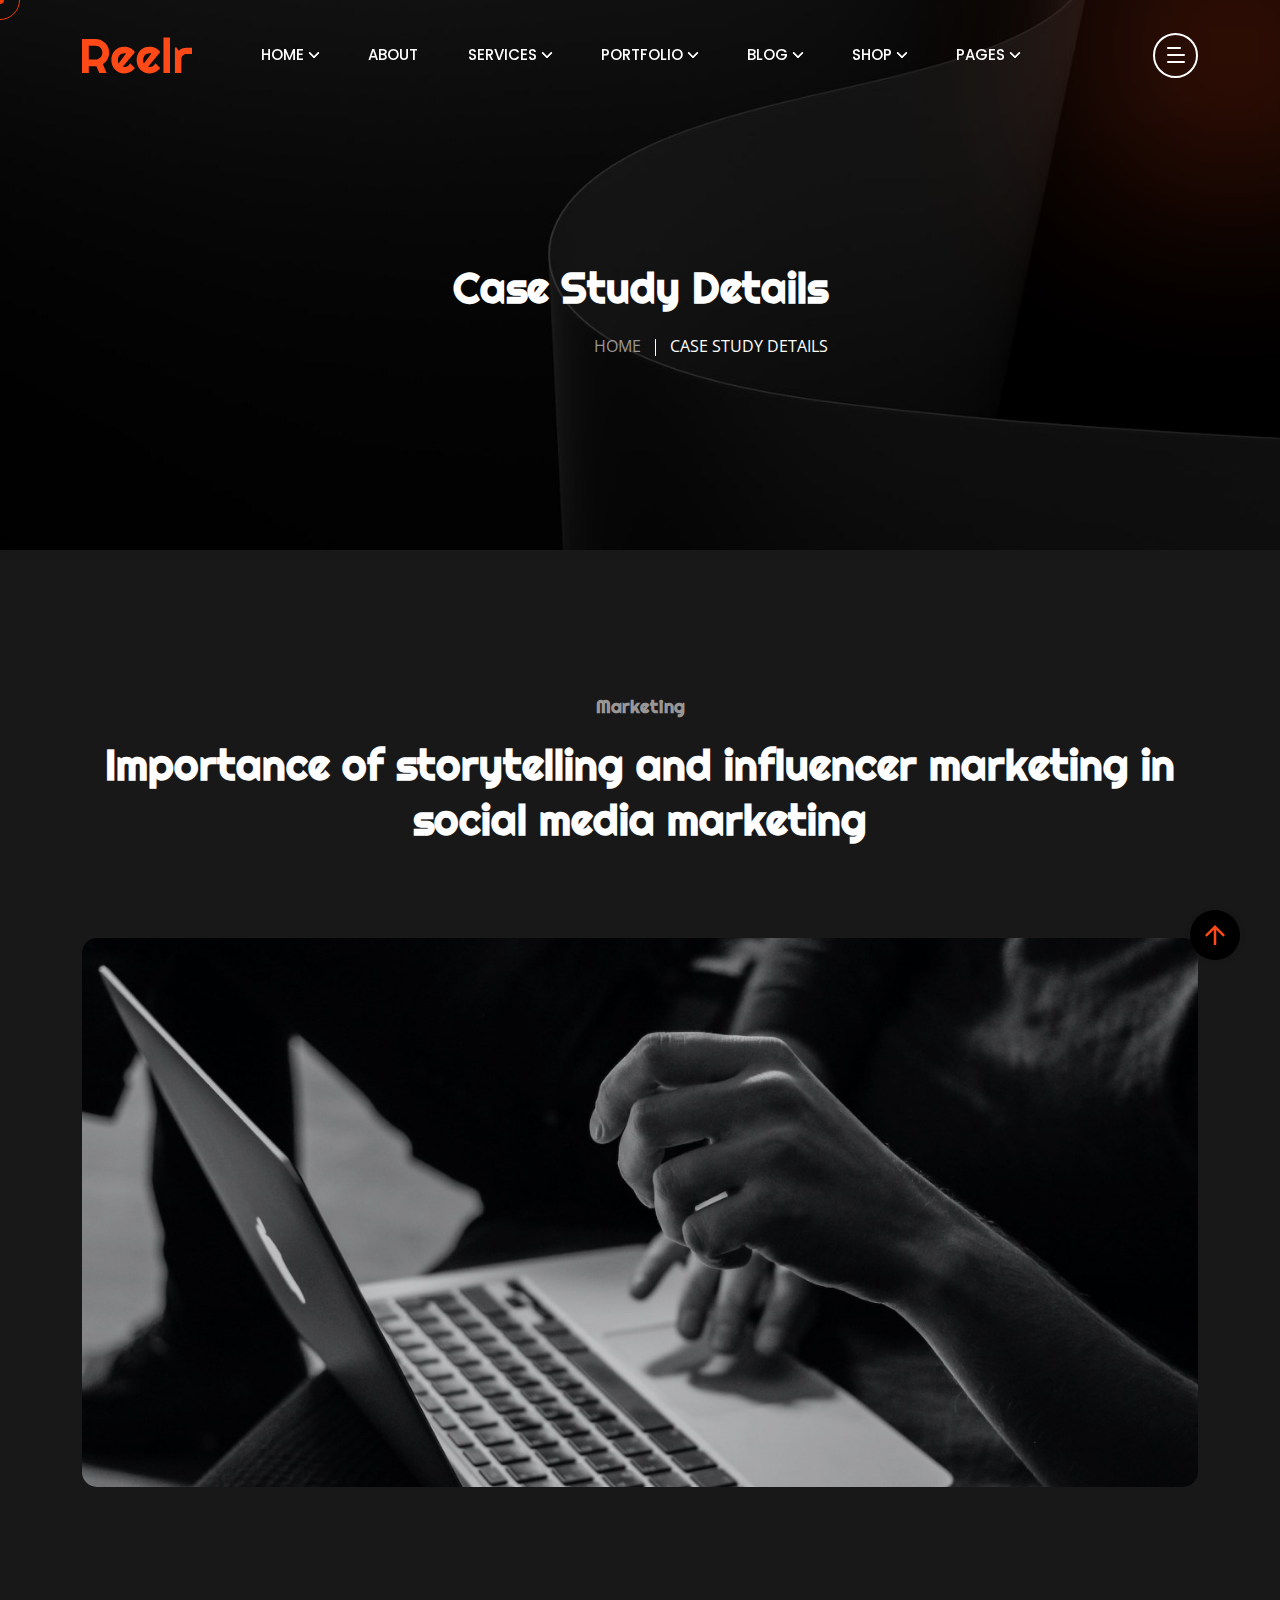
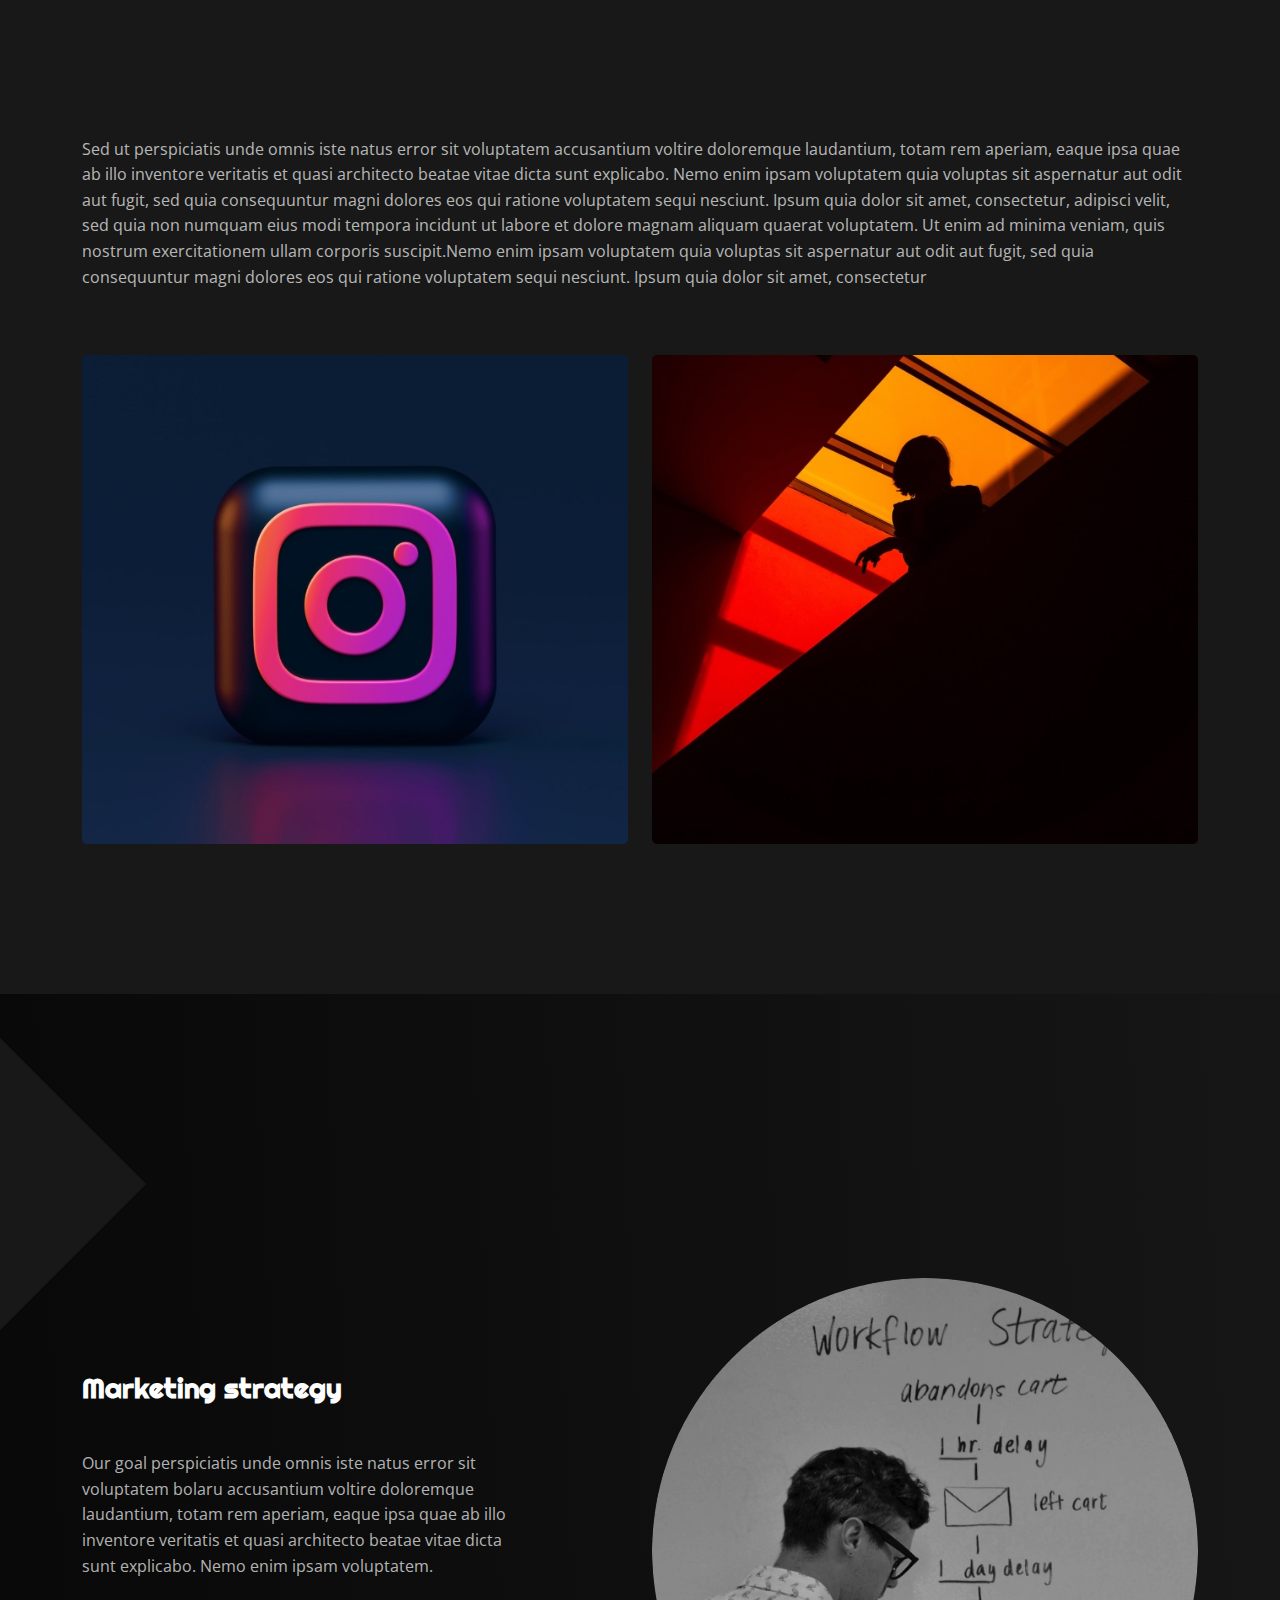
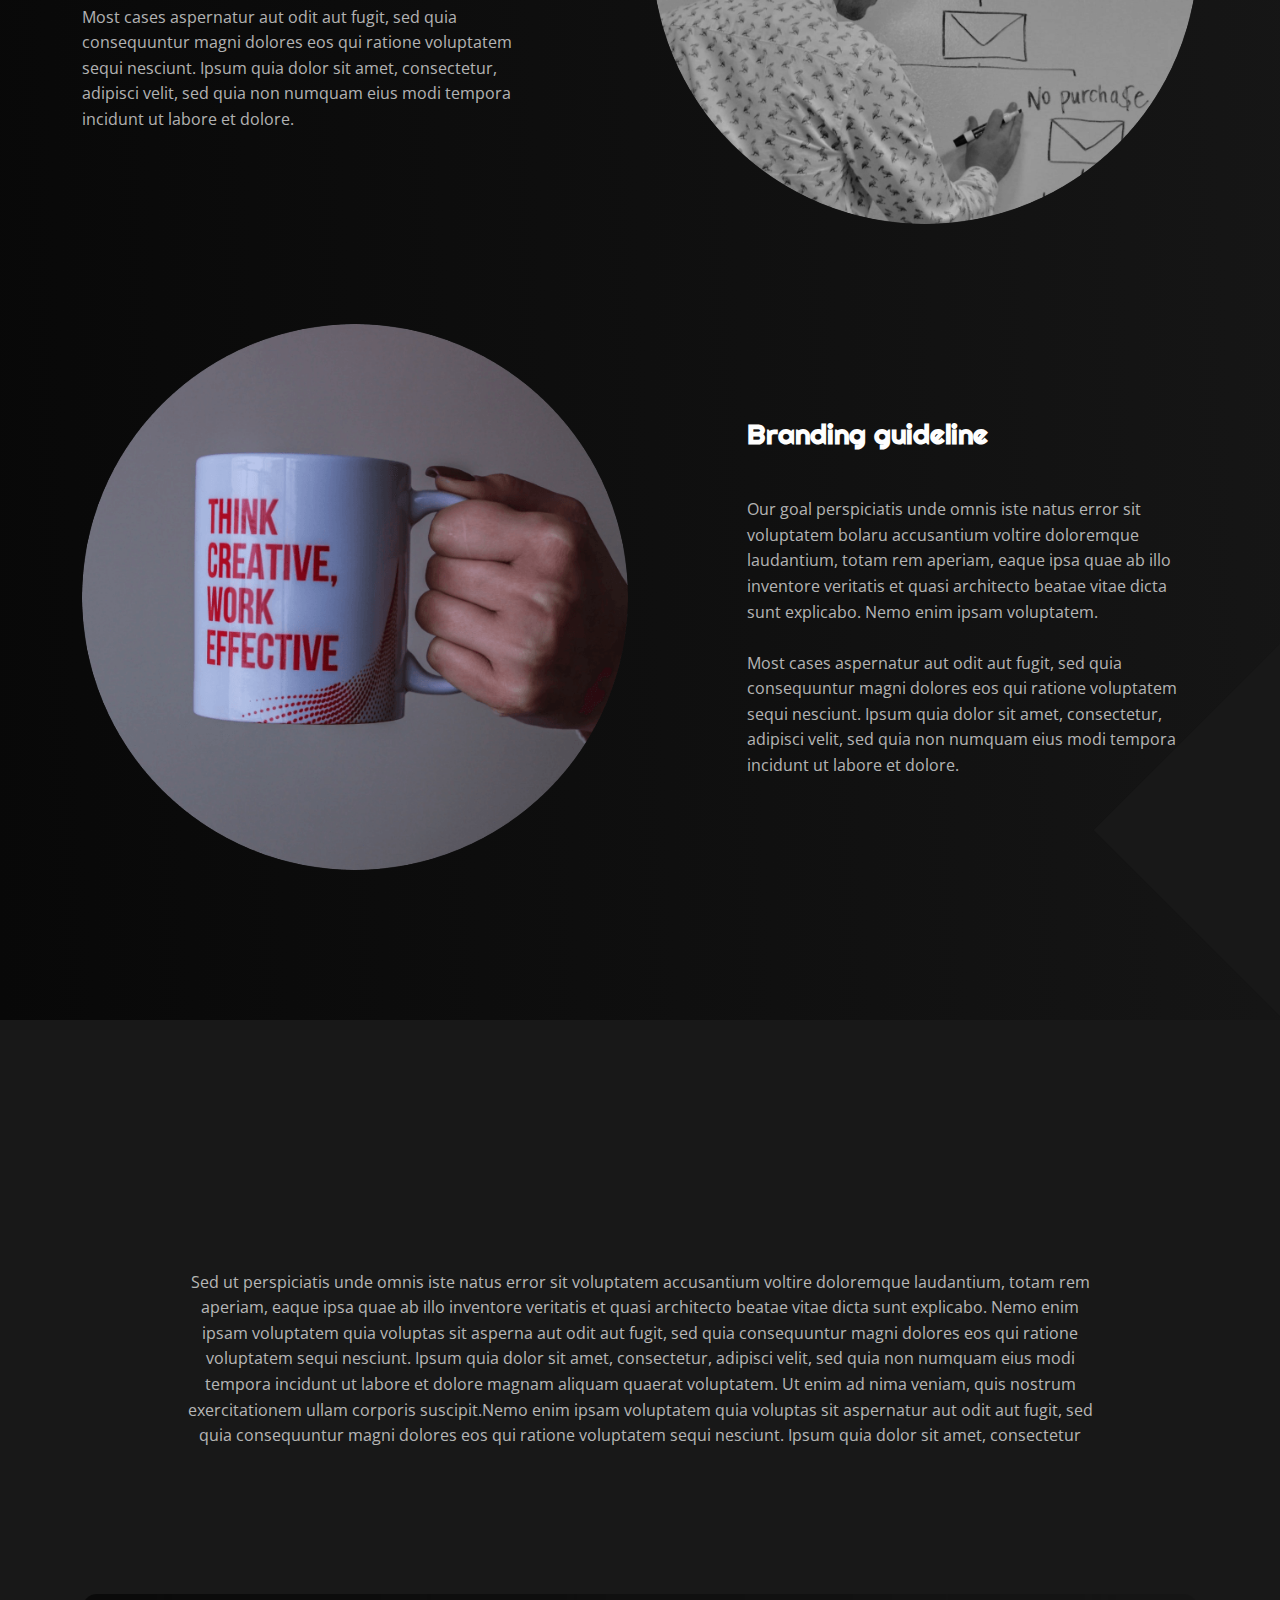
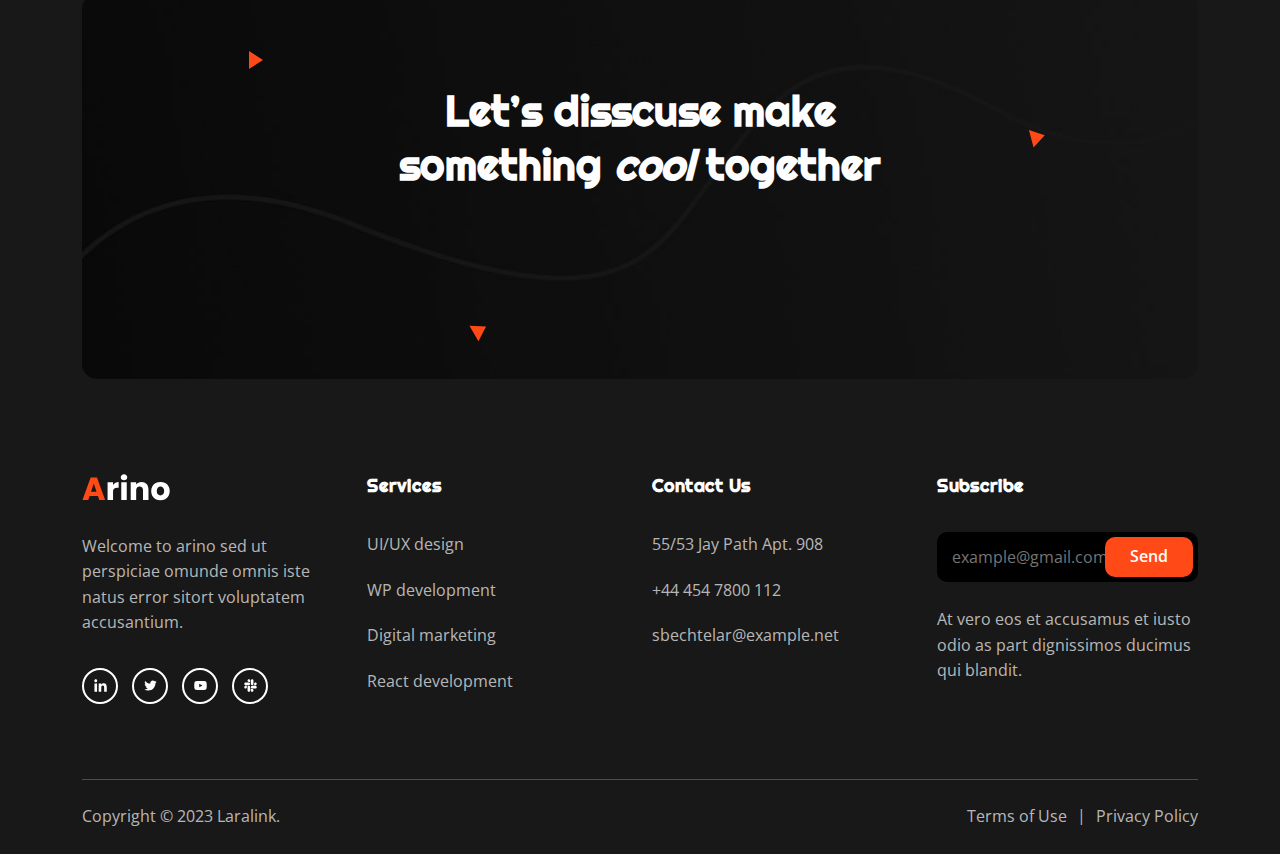
<file: case-study.html>
<!DOCTYPE html>
<html class="no-js" lang="en">

<head>
  <!-- Meta Tags -->
  <meta charset="utf-8">
  <meta http-equiv="x-ua-compatible" content="ie=edge">
  <meta name="viewport" content="width=device-width, initial-scale=1">
  <meta name="author" content="Laralink">
  <!-- Favicon Icon -->
  <link rel="icon" href="assets/img/favicon.png">
  <!-- Site Title -->
  <title>Arino - Creative Agency Template</title>
  <link rel="stylesheet" href="assets/css/plugins/bootstrap.min.css">
  <link rel="stylesheet" href="assets/css/plugins/fontawesome.min.css">
  <link rel="stylesheet" href="assets/css/plugins/slick.css">
  <link rel="stylesheet" href="assets/css/plugins/lightgallery.min.css">
  <link rel="stylesheet" href="assets/css/plugins/animate.css">
  <link rel="stylesheet" href="assets/css/style.css">
</head>

<body>
  <div class="cs-preloader cs-center">
    <div class="cs-preloader_in"></div>
  </div>
  <!-- Start Header Section -->
  <header class="cs-site_header cs-style1 text-uppercase cs-sticky_header">
    <div class="cs-main_header">
      <div class="container">
        <div class="cs-main_header_in">
          <div class="cs-main_header_left">
            <a class="cs-site_branding" href="index.html">
              <img src="assets/img/logo.svg" alt="Logo">
            </a>
          </div>
          <div class="cs-main_header_center">
            <div class="cs-nav cs-primary_font cs-medium">
              <ul class="cs-nav_list">
                <li class="menu-item-has-children cs-mega_menu">
                  <a href="index.html">Home</a>
                  <ul class="cs-mega_wrapper">
                    <li>
                      <ul>
                        <li>
                          <a href="index.html" class="cs-nav_list_img">
                            <img src="assets/img/demo/main-home.jpeg" alt="Thumb">
                          </a>
                          <a href="index.html">Main Home</a>
                        </li>
                        <li>
                          <a href="architecture-agency.html" class="cs-nav_list_img">
                            <img src="assets/img/demo/architecture-agency.jpeg" alt="Thumb">
                          </a>
                          <a href="architecture-agency.html">Architecture Agency</a>
                          <span class="cs-header_badge">New</span>
                        </li>
                      </ul>
                    </li>
                    <li>
                      <ul>
                        <li>
                          <a href="photography-agency.html" class="cs-nav_list_img">
                            <img src="assets/img/demo/photography-agency.jpeg" alt="Thumb">
                          </a>
                          <a href="photography-agency.html">Photography Agency</a>
                        </li>
                        <li>
                          <a href="creative-solution.html" class="cs-nav_list_img">
                            <img src="assets/img/demo/creative-solution.jpeg" alt="Thumb">
                          </a>
                          <a href="creative-solution.html">Creative Solution</a>
                          <span class="cs-header_badge">New</span>
                        </li>
                      </ul>
                    </li>
                    <li>
                      <ul>
                        <li>
                          <a href="creative-portfolio.html" class="cs-nav_list_img">
                            <img src="assets/img/demo/portfolio.jpeg" alt="Thumb">
                          </a>
                          <a href="creative-portfolio.html">Creative Portfolio</a>
                        </li>
                        <li>
                          <a href="personal-portfolio.html" class="cs-nav_list_img">
                            <img src="assets/img/demo/personal-portfolio.jpeg" alt="Thumb">
                            <span class="cs-header_badge">New</span>
                          </a>
                          <a href="personal-portfolio.html">Personal Portfolio</a>
                        </li>
                      </ul>
                    </li>
                    <li>
                      <ul>
                        <li>
                          <a href="digital-agency.html" class="cs-nav_list_img">
                            <img src="assets/img/demo/digital-agency.jpeg" alt="Thumb">
                          </a>
                          <a href="digital-agency.html">Digital Agency</a>
                        </li>
                        <li>
                          <a href="https://arino-html-rtl.vercel.app" target="_blank" class="cs-nav_list_img">
                            <img src="assets/img/demo/rtl.jpeg" alt="Thumb">
                          </a>
                          <a href="https://arino-html-rtl.vercel.app" target="_blank">RTL Demo</a>
                        </li>
                      </ul>
                    </li>
                    <li>
                      <ul>
                        <li>
                          <a href="marketing-agency.html" class="cs-nav_list_img">
                            <img src="assets/img/demo/marketing.jpeg" alt="Thumb">
                          </a>
                          <a href="marketing-agency.html">Marketing Agency</a>
                        </li>
                        <li>
                          <a href="showcase-portfolio.html" class="cs-nav_list_img">
                            <img src="assets/img/demo/portfolio-showcase.jpeg" alt="Thumb">
                          </a>
                          <a href="showcase-portfolio.html">Portfolio Showcase</a>
                        </li>
                        <li>
                          <a href="case-study-showcase.html" class="cs-nav_list_img">
                            <img src="assets/img/demo/case-study-showcase.jpeg" alt="Thumb">
                          </a>
                          <a href="case-study-showcase.html">Case Study Showcase</a>
                        </li>
                      </ul>
                    </li>
                    <li>
                      <ul>
                        <li>
                          <a href="freelancer-agency.html" class="cs-nav_list_img">
                            <img src="assets/img/demo/freelancer-agency.jpeg" alt="Thumb">
                          </a>
                          <a href="freelancer-agency.html">Freelancing Agency</a>
                        </li>
                        <li>
                          <a href="video-showcase.html" class="cs-nav_list_img">
                            <img src="assets/img/demo/video-showcase.jpeg" alt="Thumb">
                            <span class="cs-header_badge">New</span>
                          </a>
                          <a href="video-showcase.html">Video Showcase</a>
                        </li>
                      </ul>
                    </li>
                  </ul>
                </li>
                <li><a href="about.html">About</a></li>
                <li class="menu-item-has-children"><a href="service.html">Services</a>
                  <ul>
                    <li><a href="service.html">Services</a></li>
                    <li><a href="service-details.html">Service Details</a></li>
                  </ul>
                </li>
                <li class="menu-item-has-children"><a href="portfolio.html">Portfolio</a>
                  <ul>
                    <li><a href="portfolio.html">Portfolio</a></li>
                    <li><a href="portfolio-details.html">Portfolio Details</a></li>
                  </ul>
                </li>
                <li class="menu-item-has-children"><a href="blog.html">Blog</a>
                  <ul>
                    <li><a href="blog.html">Blog</a></li>
                    <li><a href="blog-details.html">Blog Details</a></li>
                  </ul>
                </li>
                <li class="menu-item-has-children">
                  <a href="shop.html">Shop</a>
                  <ul>
                    <li>
                      <a href="shop.html">Our Shop</a>
                    </li>
                    <li>
                      <a href="shop-product-details.html">Shop Details</a>
                    </li>
                    <li>
                      <a href="shop-cart.html">Cart</a>
                    </li>
                    <li>
                      <a href="shop-checkout.html">Checkout</a>
                    </li>
                    <li>
                      <a href="shop-order-recived.html">Success Order</a>
                    </li>
                    <li>
                      <a href="shop-wishlist.html">Wishlist</a>
                    </li>
                  </ul>
                </li>
                <li class="menu-item-has-children"><a href="#">Pages</a>
                  <ul>
                    <li><a href="contact.html">Contact</a></li>
                    <li><a href="team.html">Team</a></li>
                    <li><a href="team-details.html">Team Details</a></li>
                    <li><a href="case-study.html">Case Study Details</a></li>
                    <li><a href="faq.html">FAQ</a></li>
                  </ul>
                </li>
              </ul>
            </div>
          </div>
          <div class="cs-main_header_right">
            <div class="cs-toolbox">
              <span class="cs-icon_btn">
                <span class="cs-icon_btn_in">
                  <span></span>
                  <span></span>
                  <span></span>
                  <span></span>
                </span>
              </span>
            </div>
          </div>
        </div>
      </div>
    </div>
  </header>
  <div class="cs-side_header">
    <button class="cs-close"></button>
    <div class="cs-side_header_overlay"></div>
    <div class="cs-side_header_in">
      <div class="cs-side_header_shape"></div>
      <a class="cs-site_branding" href="index.html">
        <img src="assets/img/footer_logo.svg" alt="Logo">
      </a>
      <div class="cs-side_header_box">
        <h2 class="cs-side_header_heading">Do you have a project in your  <br> mind? Keep connect us.</h2>
      </div>
      <div class="cs-side_header_box">
        <h3 class="cs-side_header_title cs-primary_color">Contact Us</h3>
        <ul class="cs-contact_info cs-style1 cs-mp0">
          <li>
            <svg width="18" height="18" viewBox="0 0 18 18" fill="none" xmlns="http://www.w3.org/2000/svg">
              <path d="M17 12.5C15.75 12.5 14.55 12.3 13.43 11.93C13.08 11.82 12.69 11.9 12.41 12.17L10.21 14.37C7.38 12.93 5.06 10.62 3.62 7.79L5.82 5.58C6.1 5.31 6.18 4.92 6.07 4.57C5.7 3.45 5.5 2.25 5.5 1C5.5 0.45 5.05 0 4.5 0H1C0.45 0 0 0.45 0 1C0 10.39 7.61 18 17 18C17.55 18 18 17.55 18 17V13.5C18 12.95 17.55 12.5 17 12.5ZM9 0V10L12 7H18V0H9Z" fill="#FF4A17"/>
            </svg>
            <span>+44 454 7800 112</span>
          </li>
          <li>
            <svg width="20" height="18" viewBox="0 0 20 18" fill="none" xmlns="http://www.w3.org/2000/svg">
              <path d="M20 6.98V16C20 17.1 19.1 18 18 18H2C0.9 18 0 17.1 0 16V4C0 2.9 0.9 2 2 2H12.1C12.04 2.32 12 2.66 12 3C12 4.48 12.65 5.79 13.67 6.71L10 9L2 4V6L10 11L15.3 7.68C15.84 7.88 16.4 8 17 8C18.13 8 19.16 7.61 20 6.98ZM14 3C14 4.66 15.34 6 17 6C18.66 6 20 4.66 20 3C20 1.34 18.66 0 17 0C15.34 0 14 1.34 14 3Z" fill="#FF4A17"/>
            </svg>              
            <span>infotech@arino.com</span>
          </li>
          <li>
            <svg width="14" height="20" viewBox="0 0 14 20" fill="none" xmlns="http://www.w3.org/2000/svg">
              <path d="M7 0C3.13 0 0 3.13 0 7C0 12.25 7 20 7 20C7 20 14 12.25 14 7C14 3.13 10.87 0 7 0ZM7 9.5C5.62 9.5 4.5 8.38 4.5 7C4.5 5.62 5.62 4.5 7 4.5C8.38 4.5 9.5 5.62 9.5 7C9.5 8.38 8.38 9.5 7 9.5Z" fill="#FF4A17"/>
            </svg>              
            <span>50 Wall Street Suite, 44150 <br>Ohio, United States</span>
          </li>
        </ul>
      </div>
      <div class="cs-side_header_box">
        <h3 class="cs-side_header_title cs-primary_color">Subscribe</h3>
        <div class="cs-newsletter cs-style1">
          <form action="#" class="cs-newsletter_form">
            <input type="email" class="cs-newsletter_input" placeholder="example@gmail.com">
            <button class="cs-newsletter_btn"><span>Send</span></button>
          </form>
          <div class="cs-newsletter_text">At vero eos et accusamus et iusto odio as part dignissimos ducimus qui blandit.</div>
        </div>
      </div>
      <div class="cs-side_header_box">
        <div class="cs-social_btns cs-style1">
          <a href="#" class="cs-center">
            <svg width="15" height="15" viewBox="0 0 15 15" fill="none" xmlns="http://www.w3.org/2000/svg">
              <path d="M4.04799 13.7497H1.45647V5.4043H4.04799V13.7497ZM2.75084 4.2659C1.92215 4.2659 1.25 3.57952 1.25 2.75084C1.25 2.35279 1.40812 1.97105 1.68958 1.68958C1.97105 1.40812 2.35279 1.25 2.75084 1.25C3.14888 1.25 3.53063 1.40812 3.81209 1.68958C4.09355 1.97105 4.25167 2.35279 4.25167 2.75084C4.25167 3.57952 3.57924 4.2659 2.75084 4.2659ZM13.7472 13.7497H11.1613V9.68722C11.1613 8.71903 11.1417 7.4774 9.81389 7.4774C8.46652 7.4774 8.26004 8.5293 8.26004 9.61747V13.7497H5.67132V5.4043H8.15681V6.54269H8.19308C8.53906 5.887 9.38421 5.19503 10.6451 5.19503C13.2679 5.19503 13.75 6.92215 13.75 9.16546V13.7497H13.7472Z" fill="white"></path>
            </svg> 
          </a>
          <a href="#" class="cs-center">
            <svg width="13" height="11" viewBox="0 0 13 11" fill="none" xmlns="http://www.w3.org/2000/svg">
              <path d="M11.4651 2.95396C11.4731 3.065 11.4731 3.17606 11.4731 3.2871C11.4731 6.67383 8.89535 10.5761 4.18402 10.5761C2.73255 10.5761 1.38421 10.1557 0.25 9.42608C0.456226 9.44986 0.654494 9.4578 0.868655 9.4578C2.06629 9.4578 3.16879 9.0533 4.04918 8.36326C2.92291 8.33946 1.97906 7.60183 1.65386 6.5866C1.81251 6.61038 1.97112 6.62624 2.1377 6.62624C2.36771 6.62624 2.59774 6.59451 2.81188 6.53901C1.63802 6.30105 0.757595 5.26996 0.757595 4.02472V3.99301C1.09864 4.18336 1.49524 4.30233 1.91558 4.31818C1.22554 3.85814 0.773464 3.07294 0.773464 2.1846C0.773464 1.70872 0.900344 1.27249 1.12244 0.891774C2.38355 2.44635 4.27919 3.46156 6.40481 3.57262C6.36516 3.38226 6.34136 3.184 6.34136 2.9857C6.34136 1.57388 7.4835 0.423828 8.90323 0.423828C9.64086 0.423828 10.3071 0.733156 10.7751 1.23284C11.354 1.1218 11.9093 0.907643 12.401 0.614185C12.2106 1.20906 11.8061 1.70875 11.2748 2.02598C11.7903 1.97049 12.29 1.82769 12.75 1.62942C12.4011 2.13702 11.9648 2.5891 11.4651 2.95396V2.95396Z" fill="white"></path>
            </svg>                    
          </a>
          <a href="#" class="cs-center">
            <svg width="13" height="9" viewBox="0 0 13 9" fill="none" xmlns="http://www.w3.org/2000/svg">
              <path d="M12.4888 1.48066C12.345 0.939353 11.9215 0.513038 11.3837 0.368362C10.4089 0.105469 6.5 0.105469 6.5 0.105469C6.5 0.105469 2.59116 0.105469 1.61633 0.368362C1.07853 0.513061 0.65496 0.939353 0.5112 1.48066C0.25 2.4618 0.25 4.50887 0.25 4.50887C0.25 4.50887 0.25 6.55595 0.5112 7.53709C0.65496 8.0784 1.07853 8.48695 1.61633 8.63163C2.59116 8.89452 6.5 8.89452 6.5 8.89452C6.5 8.89452 10.4088 8.89452 11.3837 8.63163C11.9215 8.48695 12.345 8.0784 12.4888 7.53709C12.75 6.55595 12.75 4.50887 12.75 4.50887C12.75 4.50887 12.75 2.4618 12.4888 1.48066V1.48066ZM5.22158 6.36746V2.65029L8.48861 4.50892L5.22158 6.36746V6.36746Z" fill="white"></path>
            </svg>                    
          </a>
          <a href="#" class="cs-center">
            <svg width="13" height="13" viewBox="0 0 13 13" fill="none" xmlns="http://www.w3.org/2000/svg">
              <path d="M2.87612 8.149C2.87612 8.87165 2.28571 9.46205 1.56306 9.46205C0.840402 9.46205 0.25 8.87165 0.25 8.149C0.25 7.42634 0.840402 6.83594 1.56306 6.83594H2.87612V8.149ZM3.53795 8.149C3.53795 7.42634 4.12835 6.83594 4.851 6.83594C5.57366 6.83594 6.16406 7.42634 6.16406 8.149V11.4369C6.16406 12.1596 5.57366 12.75 4.851 12.75C4.12835 12.75 3.53795 12.1596 3.53795 11.4369V8.149ZM4.851 2.87612C4.12835 2.87612 3.53795 2.28571 3.53795 1.56306C3.53795 0.840402 4.12835 0.25 4.851 0.25C5.57366 0.25 6.16406 0.840402 6.16406 1.56306V2.87612H4.851V2.87612ZM4.851 3.53795C5.57366 3.53795 6.16406 4.12835 6.16406 4.851C6.16406 5.57366 5.57366 6.16406 4.851 6.16406H1.56306C0.840402 6.16406 0.25 5.57366 0.25 4.851C0.25 4.12835 0.840402 3.53795 1.56306 3.53795H4.851V3.53795ZM10.1239 4.851C10.1239 4.12835 10.7143 3.53795 11.4369 3.53795C12.1596 3.53795 12.75 4.12835 12.75 4.851C12.75 5.57366 12.1596 6.16406 11.4369 6.16406H10.1239V4.851V4.851ZM9.46205 4.851C9.46205 5.57366 8.87165 6.16406 8.149 6.16406C7.42634 6.16406 6.83594 5.57366 6.83594 4.851V1.56306C6.83594 0.840402 7.42634 0.25 8.149 0.25C8.87165 0.25 9.46205 0.840402 9.46205 1.56306V4.851V4.851ZM8.149 10.1239C8.87165 10.1239 9.46205 10.7143 9.46205 11.4369C9.46205 12.1596 8.87165 12.75 8.149 12.75C7.42634 12.75 6.83594 12.1596 6.83594 11.4369V10.1239H8.149ZM8.149 9.46205C7.42634 9.46205 6.83594 8.87165 6.83594 8.149C6.83594 7.42634 7.42634 6.83594 8.149 6.83594H11.4369C12.1596 6.83594 12.75 7.42634 12.75 8.149C12.75 8.87165 12.1596 9.46205 11.4369 9.46205H8.149Z" fill="white"></path>
            </svg>                    
          </a>
        </div>
      </div>
    </div>
  </div>
  <!-- End Header Section -->
  
  <!-- Start Hero -->
  <div class="cs-page_heading cs-style1 cs-center text-center cs-bg" data-src="assets/img/case_study_details_bg.jpeg">
    <div class="container">
      <div class="cs-page_heading_in">
        <h1 class="cs-page_title cs-font_50 cs-white_color">Case Study Details</h1>
        <ol class="breadcrumb text-uppercase">
          <li class="breadcrumb-item"><a href="index.html">Home</a></li>
          <li class="breadcrumb-item active">Case Study Details</li>
        </ol>
      </div>
    </div>
  </div>
  <!-- End Hero -->
  <div class="cs-height_145 cs-height_lg_80"></div>
  <div class="container">
    <div class="cs-section_heading cs-style1 text-center">
      <h3 class="cs-section_subtitle">Marketing</h3>
      <h2 class="cs-section_title wow fadeInUp" data-wow-duration="0.8s" data-wow-delay="0.2s">Importance of storytelling and influencer  marketing in social media marketing</h2>
    </div>
    <div class="cs-height_90 cs-height_lg_45"></div>
    <img src="assets/img/case_study_img_1.jpeg" alt="Case Study" class="w-100 cs-radius_15">
    <div class="cs-height_140 cs-height_lg_80"></div>
    <h2 class="cs-font_38 text-center cs-m0 wow fadeInUp" data-wow-duration="0.8s" data-wow-delay="0.2s">Case Study Overview</h2>
    <div class="cs-height_60 cs-height_lg_45"></div>
    <p class="cs-m0">Sed ut perspiciatis unde omnis iste natus error sit voluptatem accusantium voltire doloremque laudantium, totam rem aperiam, eaque ipsa quae ab illo inventore veritatis et quasi architecto beatae vitae dicta sunt explicabo. Nemo enim ipsam voluptatem quia voluptas sit aspernatur aut odit aut fugit, sed quia consequuntur magni dolores eos qui ratione voluptatem sequi nesciunt. Ipsum quia dolor sit amet, consectetur, adipisci velit, sed quia non numquam eius modi tempora incidunt ut labore et dolore magnam aliquam quaerat voluptatem. Ut enim ad minima veniam, quis nostrum exercitationem ullam corporis suscipit.Nemo enim ipsam voluptatem quia voluptas sit aspernatur aut odit aut fugit, sed quia consequuntur magni dolores eos qui ratione voluptatem sequi nesciunt. Ipsum quia dolor sit amet, consectetur</p>
    <div class="cs-height_65 cs-height_lg_45"></div>
    <div class="row">
      <div class="col-sm-6">
        <img src="assets/img/case_study_img_2.jpeg" alt="Case Study" class="w-100 cs-radius_5">
        <div class="cs-height_25 cs-height_lg_25"></div>
      </div>
      <div class="col-sm-6">
        <img src="assets/img/case_study_img_3.jpeg" alt="Case Study" class="w-100 cs-radius_5">
        <div class="cs-height_25 cs-height_lg_25"></div>
      </div>
    </div>
    <div class="cs-height_125 cs-height_lg_55"></div>
  </div>
  <section class="cs-gradient_bg_1 cs-shape_wrap_6">
    <div class="cs-shape_2"><div></div></div>
    <div class="cs-shape_2"><div></div></div>
    <div class="container">
      <div class="cs-height_145 cs-height_lg_80"></div>
      <h2 class="cs-font_38 text-center cs-m0 wow fadeInUp" data-wow-duration="0.8s" data-wow-delay="0.2s">Case Study Research</h2>
      <div class="cs-height_90 cs-height_lg_45"></div>
      <div class="row align-items-center cs-column_reverse_lg">
        <div class="col-lg-5">
          <h3 class="cs-font_30 cs-m0">Marketing strategy</h3>
          <div class="cs-height_45 cs-height_lg_30"></div>
          <p class="cs-m0">Our goal perspiciatis unde omnis iste natus error sit voluptatem bolaru accusantium voltire doloremque laudantium, totam rem aperiam, eaque ipsa quae ab illo inventore veritatis et quasi architecto beatae vitae dicta sunt explicabo. Nemo enim ipsam voluptatem. <br><br>Most cases aspernatur aut odit aut fugit, sed quia consequuntur magni dolores eos qui ratione voluptatem sequi nesciunt. Ipsum quia dolor sit amet, consectetur, adipisci velit, sed quia non numquam eius modi tempora incidunt ut labore et dolore.</p>
        </div>
        <div class="col-lg-6 offset-lg-1 text-center">
          <div class="cs-portfolio_img_in cs-shine_hover_1 rounded-circle">
            <img src="assets/img/case_study_img_4.png" alt="Case study" class="w-100">
          </div>
          <div class="cs-height_0 cs-height_lg_40"></div>
        </div>
      </div>
      <div class="cs-height_100 cs-height_lg_80"></div>
      <div class="row align-items-center">
        <div class="col-lg-6 text-center">
          <div class="cs-portfolio_img_in cs-shine_hover_1 rounded-circle">
            <img src="assets/img/case_study_img_5.png" alt="Case study" class="w-100">
          </div>
          <div class="cs-height_0 cs-height_lg_40"></div>
        </div>
        <div class="col-lg-5 offset-lg-1">
          <h3 class="cs-font_30 cs-m0">Branding guideline</h3>
          <div class="cs-height_45 cs-height_lg_30"></div>
          <p class="cs-m0">Our goal perspiciatis unde omnis iste natus error sit voluptatem bolaru accusantium voltire doloremque laudantium, totam rem aperiam, eaque ipsa quae ab illo inventore veritatis et quasi architecto beatae vitae dicta sunt explicabo. Nemo enim ipsam voluptatem. <br><br>Most cases aspernatur aut odit aut fugit, sed quia consequuntur magni dolores eos qui ratione voluptatem sequi nesciunt. Ipsum quia dolor sit amet, consectetur, adipisci velit, sed quia non numquam eius modi tempora incidunt ut labore et dolore.</p>
        </div>
      </div>
      <div class="cs-height_150 cs-height_lg_80"></div>
    </div>
  </section>
  <div class="cs-height_140 cs-height_lg_80"></div>
  <div class="container text-center">
    <div class="row col-lg-10 offset-lg-1">
      <h2 class="cs-font_38 cs-m0 wow fadeInUp" data-wow-duration="0.8s" data-wow-delay="0.2s">Result of The Case Study</h2>
      <div class="cs-height_60 cs-height_lg_45"></div>
      <p class="cs-m0">Sed ut perspiciatis unde omnis iste natus error sit voluptatem accusantium voltire doloremque laudantium, totam rem aperiam, eaque ipsa quae ab illo inventore veritatis et quasi architecto beatae vitae dicta sunt explicabo. Nemo enim ipsam voluptatem quia voluptas sit asperna aut odit aut fugit, sed quia consequuntur magni dolores eos qui ratione voluptatem sequi nesciunt. Ipsum quia dolor sit amet, consectetur, adipisci velit, sed quia non numquam eius modi tempora incidunt ut labore et dolore magnam aliquam quaerat voluptatem. Ut enim ad nima veniam, quis nostrum exercitationem ullam corporis suscipit.Nemo enim ipsam voluptatem quia voluptas sit aspernatur aut odit aut fugit, sed quia consequuntur magni dolores eos qui ratione voluptatem sequi nesciunt. Ipsum quia dolor sit amet, consectetur</p>
    </div>
  </div>
  <div class="cs-height_145 cs-height_lg_80"></div>
  <!-- Start CTA -->
  <section>
    <div class="container">
      <div class="cs-cta cs-style1 cs-bg text-center cs-shape_wrap_1 cs-position_1" data-src="assets/img/cta_bg.jpeg" >
        <div class="cs-shape_1"></div>
        <div class="cs-shape_1"></div>
        <div class="cs-shape_1"></div>
        <div class="cs-cta_in">
          <h2 class="cs-cta_title cs-semi_bold cs-m0">Let’s disscuse make <br>something <i>cool</i> together</h2>
          <div class="cs-height_70 cs-height_lg_30"></div>
          <a href="contact.html" class="cs-text_btn wow fadeInUp" data-wow-duration="0.8s" data-wow-delay="0.2s">
            <span>Apply For Meeting</span>
            <svg width="26" height="12" viewBox="0 0 26 12" fill="none" xmlns="http://www.w3.org/2000/svg">
              <path d="M25.5307 6.53033C25.8236 6.23744 25.8236 5.76256 25.5307 5.46967L20.7577 0.696699C20.4648 0.403806 19.99 0.403806 19.6971 0.696699C19.4042 0.989593 19.4042 1.46447 19.6971 1.75736L23.9397 6L19.6971 10.2426C19.4042 10.5355 19.4042 11.0104 19.6971 11.3033C19.99 11.5962 20.4648 11.5962 20.7577 11.3033L25.5307 6.53033ZM0.000366211 6.75H25.0004V5.25H0.000366211V6.75Z" fill="currentColor"/>
            </svg>            
          </a>
        </div>
      </div>
    </div>
  </section>
  <!-- End CTA -->
  <!-- Start Footer -->
  <footer class="cs-fooer">
    <div class="cs-fooer_main">
      <div class="container">
        <div class="row">
          <div class="col-lg-3 col-sm-6">
            <div class="cs-footer_item">
              <div class="cs-text_widget">
                <img src="assets/img/footer_logo.svg" alt="Thumb">
                <p>Welcome to arino sed ut perspiciae omunde omnis iste natus error sitort voluptatem accusantium.</p>
              </div>
              <div class="cs-social_btns cs-style1">
                <a href="#" class="cs-center">
                  <svg width="15" height="15" viewBox="0 0 15 15" fill="none" xmlns="http://www.w3.org/2000/svg">
                    <path d="M4.04799 13.7497H1.45647V5.4043H4.04799V13.7497ZM2.75084 4.2659C1.92215 4.2659 1.25 3.57952 1.25 2.75084C1.25 2.35279 1.40812 1.97105 1.68958 1.68958C1.97105 1.40812 2.35279 1.25 2.75084 1.25C3.14888 1.25 3.53063 1.40812 3.81209 1.68958C4.09355 1.97105 4.25167 2.35279 4.25167 2.75084C4.25167 3.57952 3.57924 4.2659 2.75084 4.2659ZM13.7472 13.7497H11.1613V9.68722C11.1613 8.71903 11.1417 7.4774 9.81389 7.4774C8.46652 7.4774 8.26004 8.5293 8.26004 9.61747V13.7497H5.67132V5.4043H8.15681V6.54269H8.19308C8.53906 5.887 9.38421 5.19503 10.6451 5.19503C13.2679 5.19503 13.75 6.92215 13.75 9.16546V13.7497H13.7472Z" fill="white"/>
                  </svg> 
                </a>
                <a href="#" class="cs-center">
                  <svg width="13" height="11" viewBox="0 0 13 11" fill="none" xmlns="http://www.w3.org/2000/svg">
                    <path d="M11.4651 2.95396C11.4731 3.065 11.4731 3.17606 11.4731 3.2871C11.4731 6.67383 8.89535 10.5761 4.18402 10.5761C2.73255 10.5761 1.38421 10.1557 0.25 9.42608C0.456226 9.44986 0.654494 9.4578 0.868655 9.4578C2.06629 9.4578 3.16879 9.0533 4.04918 8.36326C2.92291 8.33946 1.97906 7.60183 1.65386 6.5866C1.81251 6.61038 1.97112 6.62624 2.1377 6.62624C2.36771 6.62624 2.59774 6.59451 2.81188 6.53901C1.63802 6.30105 0.757595 5.26996 0.757595 4.02472V3.99301C1.09864 4.18336 1.49524 4.30233 1.91558 4.31818C1.22554 3.85814 0.773464 3.07294 0.773464 2.1846C0.773464 1.70872 0.900344 1.27249 1.12244 0.891774C2.38355 2.44635 4.27919 3.46156 6.40481 3.57262C6.36516 3.38226 6.34136 3.184 6.34136 2.9857C6.34136 1.57388 7.4835 0.423828 8.90323 0.423828C9.64086 0.423828 10.3071 0.733156 10.7751 1.23284C11.354 1.1218 11.9093 0.907643 12.401 0.614185C12.2106 1.20906 11.8061 1.70875 11.2748 2.02598C11.7903 1.97049 12.29 1.82769 12.75 1.62942C12.4011 2.13702 11.9648 2.5891 11.4651 2.95396V2.95396Z" fill="white"/>
                  </svg>                    
                </a>
                <a href="#" class="cs-center">
                  <svg width="13" height="9" viewBox="0 0 13 9" fill="none" xmlns="http://www.w3.org/2000/svg">
                    <path d="M12.4888 1.48066C12.345 0.939353 11.9215 0.513038 11.3837 0.368362C10.4089 0.105469 6.5 0.105469 6.5 0.105469C6.5 0.105469 2.59116 0.105469 1.61633 0.368362C1.07853 0.513061 0.65496 0.939353 0.5112 1.48066C0.25 2.4618 0.25 4.50887 0.25 4.50887C0.25 4.50887 0.25 6.55595 0.5112 7.53709C0.65496 8.0784 1.07853 8.48695 1.61633 8.63163C2.59116 8.89452 6.5 8.89452 6.5 8.89452C6.5 8.89452 10.4088 8.89452 11.3837 8.63163C11.9215 8.48695 12.345 8.0784 12.4888 7.53709C12.75 6.55595 12.75 4.50887 12.75 4.50887C12.75 4.50887 12.75 2.4618 12.4888 1.48066V1.48066ZM5.22158 6.36746V2.65029L8.48861 4.50892L5.22158 6.36746V6.36746Z" fill="white"/>
                  </svg>                    
                </a>
                <a href="#" class="cs-center">
                  <svg width="13" height="13" viewBox="0 0 13 13" fill="none" xmlns="http://www.w3.org/2000/svg">
                    <path d="M2.87612 8.149C2.87612 8.87165 2.28571 9.46205 1.56306 9.46205C0.840402 9.46205 0.25 8.87165 0.25 8.149C0.25 7.42634 0.840402 6.83594 1.56306 6.83594H2.87612V8.149ZM3.53795 8.149C3.53795 7.42634 4.12835 6.83594 4.851 6.83594C5.57366 6.83594 6.16406 7.42634 6.16406 8.149V11.4369C6.16406 12.1596 5.57366 12.75 4.851 12.75C4.12835 12.75 3.53795 12.1596 3.53795 11.4369V8.149ZM4.851 2.87612C4.12835 2.87612 3.53795 2.28571 3.53795 1.56306C3.53795 0.840402 4.12835 0.25 4.851 0.25C5.57366 0.25 6.16406 0.840402 6.16406 1.56306V2.87612H4.851V2.87612ZM4.851 3.53795C5.57366 3.53795 6.16406 4.12835 6.16406 4.851C6.16406 5.57366 5.57366 6.16406 4.851 6.16406H1.56306C0.840402 6.16406 0.25 5.57366 0.25 4.851C0.25 4.12835 0.840402 3.53795 1.56306 3.53795H4.851V3.53795ZM10.1239 4.851C10.1239 4.12835 10.7143 3.53795 11.4369 3.53795C12.1596 3.53795 12.75 4.12835 12.75 4.851C12.75 5.57366 12.1596 6.16406 11.4369 6.16406H10.1239V4.851V4.851ZM9.46205 4.851C9.46205 5.57366 8.87165 6.16406 8.149 6.16406C7.42634 6.16406 6.83594 5.57366 6.83594 4.851V1.56306C6.83594 0.840402 7.42634 0.25 8.149 0.25C8.87165 0.25 9.46205 0.840402 9.46205 1.56306V4.851V4.851ZM8.149 10.1239C8.87165 10.1239 9.46205 10.7143 9.46205 11.4369C9.46205 12.1596 8.87165 12.75 8.149 12.75C7.42634 12.75 6.83594 12.1596 6.83594 11.4369V10.1239H8.149ZM8.149 9.46205C7.42634 9.46205 6.83594 8.87165 6.83594 8.149C6.83594 7.42634 7.42634 6.83594 8.149 6.83594H11.4369C12.1596 6.83594 12.75 7.42634 12.75 8.149C12.75 8.87165 12.1596 9.46205 11.4369 9.46205H8.149Z" fill="white"/>
                  </svg>                    
                </a>
              </div>
            </div>
          </div>
          <div class="col-lg-3 col-sm-6">
            <div class="cs-footer_item">
              <h2 class="cs-widget_title">Services</h2>
              <ul class="cs-menu_widget cs-mp0">
                <li><a href="service-details.html">UI/UX design</a></li>
                <li><a href="service-details.html">WP development</a></li>
                <li><a href="service-details.html">Digital marketing</a></li>
                <li><a href="service-details.html">React development</a></li>
              </ul>
            </div>
          </div>
          <div class="col-lg-3 col-sm-6">
            <div class="cs-footer_item">
              <h2 class="cs-widget_title">Contact Us</h2>
              <ul class="cs-menu_widget cs-mp0">
                <li>55/53 Jay Path Apt. 908</li>
                <li>+44 454 7800 112</li>
                <li>sbechtelar@example.net</li>
              </ul>
            </div>
          </div>
          <div class="col-lg-3 col-sm-6">
            <div class="cs-footer_item">
              <h2 class="cs-widget_title">Subscribe</h2>
              <div class="cs-newsletter cs-style1">
                <form action="#" class="cs-newsletter_form">
                  <input type="email" class="cs-newsletter_input" placeholder="example@gmail.com">
                  <button class="cs-newsletter_btn"><span>Send</span></button>
                </form>
                <div class="cs-newsletter_text">At vero eos et accusamus et iusto odio as part dignissimos ducimus qui blandit.</div>
              </div>
            </div>
          </div>
        </div>
      </div>
    </div>
    <div class="container">
      <div class="cs-bottom_footer">
        <div class="cs-bottom_footer_left">
          <div class="cs-copyright">Copyright © 2023 Laralink.</div>
        </div>
        <div class="cs-bottom_footer_right">
          <ul class="cs-footer_links cs-mp0">
            <li><a href="">Terms of Use</a></li>
            <li><a href="">Privacy Policy</a></li>
          </ul>
        </div>
      </div>
    </div>
  </footer>
  <!-- End Footer -->

  <span class="cs-scrollup">
    <svg width="20" height="20" viewBox="0 0 20 20" fill="none" xmlns="http://www.w3.org/2000/svg">
      <path d="M0 10L1.7625 11.7625L8.75 4.7875V20H11.25V4.7875L18.225 11.775L20 10L10 0L0 10Z" fill="currentColor"/>
    </svg>      
  </span>
  
  <!-- Start Video Popup -->
  <div class="cs-video_popup">
    <div class="cs-video_popup_overlay"></div>
    <div class="cs-video_popup_content">
      <div class="cs-video_popup_layer"></div>
      <div class="cs-video_popup_container">
        <div class="cs-video_popup_align">
          <div class="embed-responsive embed-responsive-16by9">
            <iframe class="embed-responsive-item" src="about:blank"></iframe>
          </div>
        </div>
        <div class="cs-video_popup_close"></div>
      </div>
    </div>
  </div>
  <!-- End Video Popup -->

  <!-- Script -->
  <script src="assets/js/plugins/jquery-3.6.0.min.js"></script>
  <script src="assets/js/plugins/isotope.pkg.min.js"></script>
  <script src="assets/js/plugins/jquery.slick.min.js"></script>
  <script src="assets/js/plugins/jquery.counter.min.js"></script>
  <script src="assets/js/plugins/lightgallery.min.js"></script>
  <script src="assets/js/plugins/wow.min.js"></script>
  <script src="assets/js/plugins/gsap.min.js"></script>
  <script src="assets/js/main.js"></script>
</body>
</html>
</file>
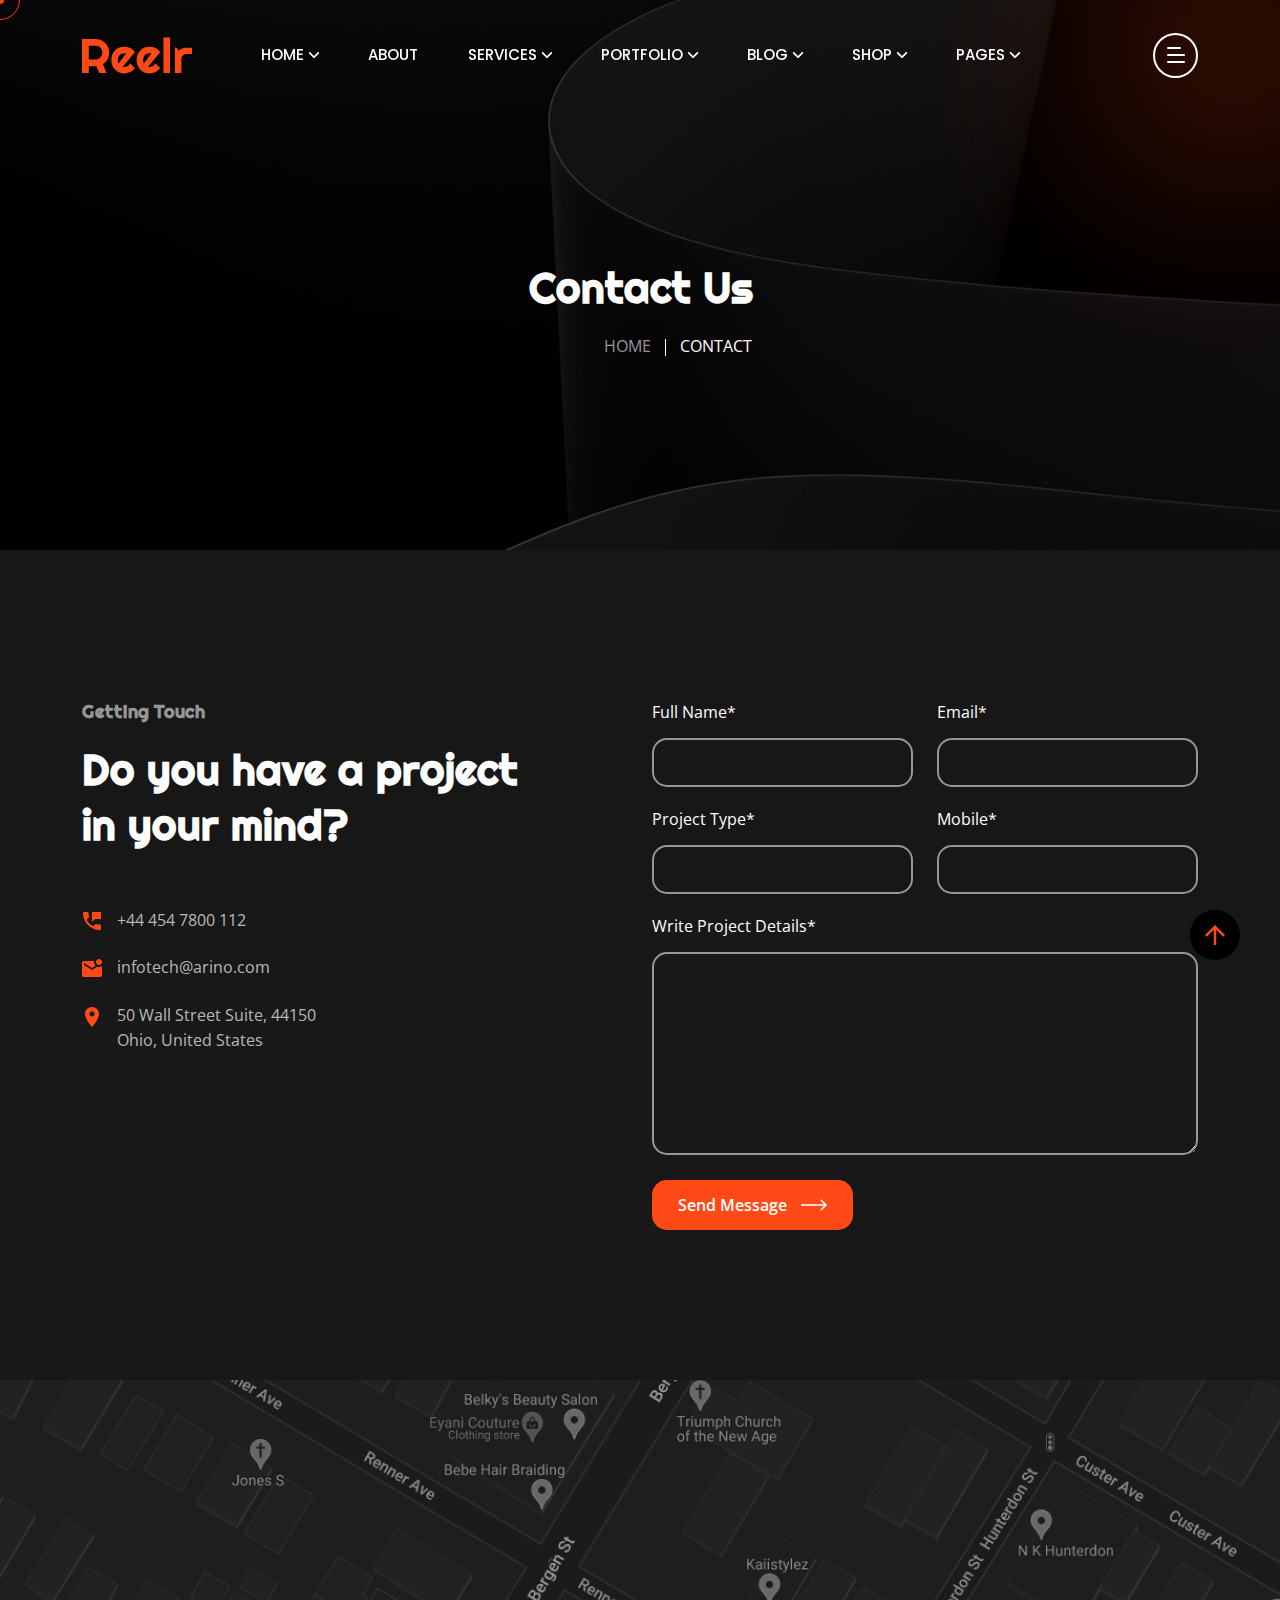
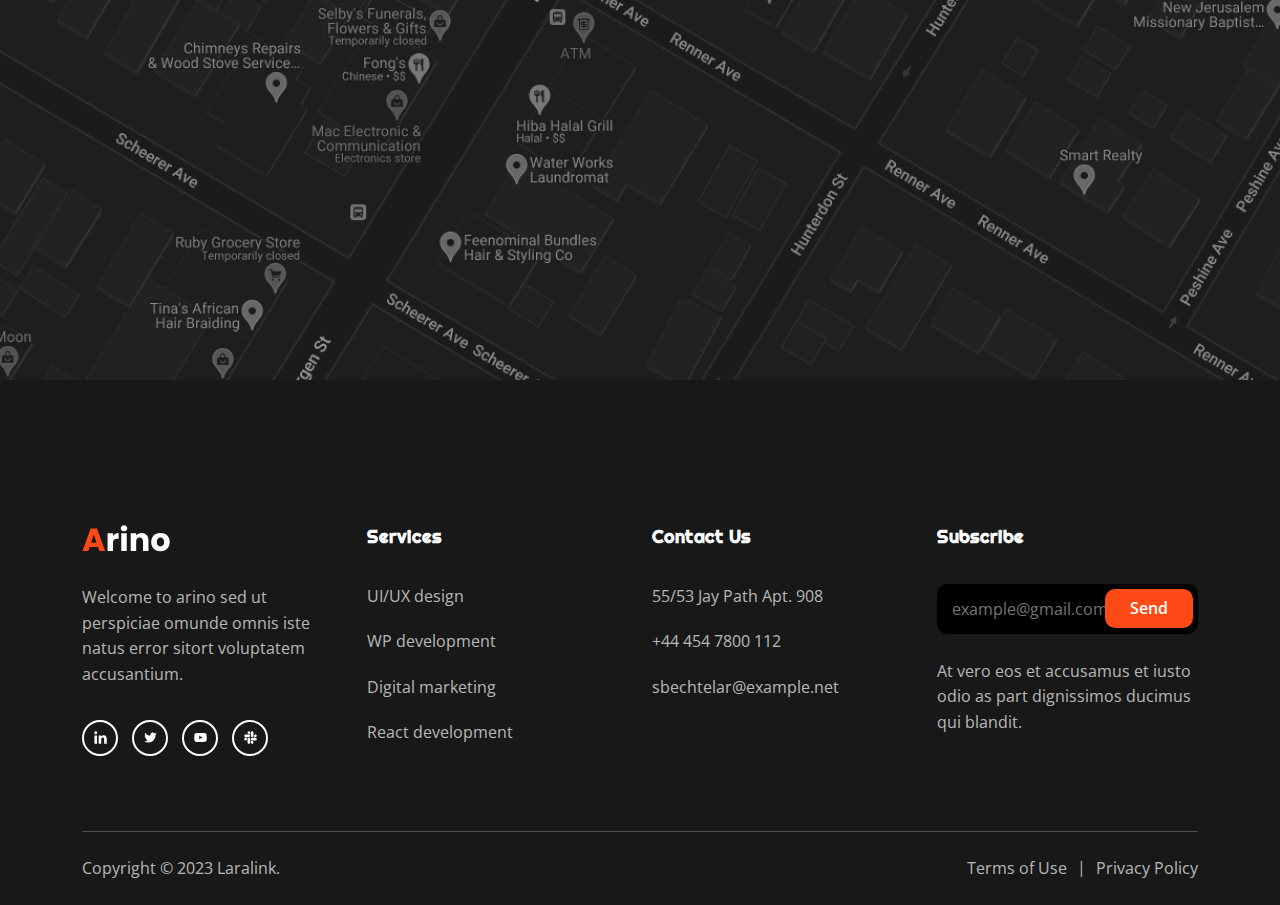
<file: contact.html>
<!DOCTYPE html>
<html class="no-js" lang="en">

<head>
  <!-- Meta Tags -->
  <meta charset="utf-8">
  <meta http-equiv="x-ua-compatible" content="ie=edge">
  <meta name="viewport" content="width=device-width, initial-scale=1">
  <meta name="author" content="Laralink">
  <!-- Favicon Icon -->
  <link rel="icon" href="assets/img/favicon.png">
  <!-- Site Title -->
  <title>Arino - Creative Agency Template</title>
  <link rel="stylesheet" href="assets/css/plugins/bootstrap.min.css">
  <link rel="stylesheet" href="assets/css/plugins/fontawesome.min.css">
  <link rel="stylesheet" href="assets/css/plugins/slick.css">
  <link rel="stylesheet" href="assets/css/plugins/lightgallery.min.css">
  <link rel="stylesheet" href="assets/css/plugins/animate.css">
  <link rel="stylesheet" href="assets/css/style.css">
</head>

<body>
  <div class="cs-preloader cs-center">
    <div class="cs-preloader_in"></div>
  </div>
  <!-- Start Header Section -->
  <header class="cs-site_header cs-style1 text-uppercase cs-sticky_header">
    <div class="cs-main_header">
      <div class="container">
        <div class="cs-main_header_in">
          <div class="cs-main_header_left">
            <a class="cs-site_branding" href="index.html">
              <img src="assets/img/logo.svg" alt="Logo">
            </a>
          </div>
          <div class="cs-main_header_center">
            <div class="cs-nav cs-primary_font cs-medium">
              <ul class="cs-nav_list">
                <li class="menu-item-has-children cs-mega_menu">
                  <a href="index.html">Home</a>
                  <ul class="cs-mega_wrapper">
                    <li>
                      <ul>
                        <li>
                          <a href="index.html" class="cs-nav_list_img">
                            <img src="assets/img/demo/main-home.jpeg" alt="Thumb">
                          </a>
                          <a href="index.html">Main Home</a>
                        </li>
                        <li>
                          <a href="architecture-agency.html" class="cs-nav_list_img">
                            <img src="assets/img/demo/architecture-agency.jpeg" alt="Thumb">
                          </a>
                          <a href="architecture-agency.html">Architecture Agency</a>
                          <span class="cs-header_badge">New</span>
                        </li>
                      </ul>
                    </li>
                    <li>
                      <ul>
                        <li>
                          <a href="photography-agency.html" class="cs-nav_list_img">
                            <img src="assets/img/demo/photography-agency.jpeg" alt="Thumb">
                          </a>
                          <a href="photography-agency.html">Photography Agency</a>
                        </li>
                        <li>
                          <a href="creative-solution.html" class="cs-nav_list_img">
                            <img src="assets/img/demo/creative-solution.jpeg" alt="Thumb">
                          </a>
                          <a href="creative-solution.html">Creative Solution</a>
                          <span class="cs-header_badge">New</span>
                        </li>
                      </ul>
                    </li>
                    <li>
                      <ul>
                        <li>
                          <a href="creative-portfolio.html" class="cs-nav_list_img">
                            <img src="assets/img/demo/portfolio.jpeg" alt="Thumb">
                          </a>
                          <a href="creative-portfolio.html">Creative Portfolio</a>
                        </li>
                        <li>
                          <a href="personal-portfolio.html" class="cs-nav_list_img">
                            <img src="assets/img/demo/personal-portfolio.jpeg" alt="Thumb">
                            <span class="cs-header_badge">New</span>
                          </a>
                          <a href="personal-portfolio.html">Personal Portfolio</a>
                        </li>
                      </ul>
                    </li>
                    <li>
                      <ul>
                        <li>
                          <a href="digital-agency.html" class="cs-nav_list_img">
                            <img src="assets/img/demo/digital-agency.jpeg" alt="Thumb">
                          </a>
                          <a href="digital-agency.html">Digital Agency</a>
                        </li>
                        <li>
                          <a href="https://arino-html-rtl.vercel.app" target="_blank" class="cs-nav_list_img">
                            <img src="assets/img/demo/rtl.jpeg" alt="Thumb">
                          </a>
                          <a href="https://arino-html-rtl.vercel.app" target="_blank">RTL Demo</a>
                        </li>
                      </ul>
                    </li>
                    <li>
                      <ul>
                        <li>
                          <a href="marketing-agency.html" class="cs-nav_list_img">
                            <img src="assets/img/demo/marketing.jpeg" alt="Thumb">
                          </a>
                          <a href="marketing-agency.html">Marketing Agency</a>
                        </li>
                        <li>
                          <a href="showcase-portfolio.html" class="cs-nav_list_img">
                            <img src="assets/img/demo/portfolio-showcase.jpeg" alt="Thumb">
                          </a>
                          <a href="showcase-portfolio.html">Portfolio Showcase</a>
                        </li>
                        <li>
                          <a href="case-study-showcase.html" class="cs-nav_list_img">
                            <img src="assets/img/demo/case-study-showcase.jpeg" alt="Thumb">
                          </a>
                          <a href="case-study-showcase.html">Case Study Showcase</a>
                        </li>
                      </ul>
                    </li>
                    <li>
                      <ul>
                        <li>
                          <a href="freelancer-agency.html" class="cs-nav_list_img">
                            <img src="assets/img/demo/freelancer-agency.jpeg" alt="Thumb">
                          </a>
                          <a href="freelancer-agency.html">Freelancing Agency</a>
                        </li>
                        <li>
                          <a href="video-showcase.html" class="cs-nav_list_img">
                            <img src="assets/img/demo/video-showcase.jpeg" alt="Thumb">
                            <span class="cs-header_badge">New</span>
                          </a>
                          <a href="video-showcase.html">Video Showcase</a>
                        </li>
                      </ul>
                    </li>
                  </ul>
                </li>
                <li><a href="about.html">About</a></li>
                <li class="menu-item-has-children"><a href="service.html">Services</a>
                  <ul>
                    <li><a href="service.html">Services</a></li>
                    <li><a href="service-details.html">Service Details</a></li>
                  </ul>
                </li>
                <li class="menu-item-has-children"><a href="portfolio.html">Portfolio</a>
                  <ul>
                    <li><a href="portfolio.html">Portfolio</a></li>
                    <li><a href="portfolio-details.html">Portfolio Details</a></li>
                  </ul>
                </li>
                <li class="menu-item-has-children"><a href="blog.html">Blog</a>
                  <ul>
                    <li><a href="blog.html">Blog</a></li>
                    <li><a href="blog-details.html">Blog Details</a></li>
                  </ul>
                </li>
                <li class="menu-item-has-children">
                  <a href="shop.html">Shop</a>
                  <ul>
                    <li>
                      <a href="shop.html">Our Shop</a>
                    </li>
                    <li>
                      <a href="shop-product-details.html">Shop Details</a>
                    </li>
                    <li>
                      <a href="shop-cart.html">Cart</a>
                    </li>
                    <li>
                      <a href="shop-checkout.html">Checkout</a>
                    </li>
                    <li>
                      <a href="shop-order-recived.html">Success Order</a>
                    </li>
                    <li>
                      <a href="shop-wishlist.html">Wishlist</a>
                    </li>
                  </ul>
                </li>
                <li class="menu-item-has-children"><a href="#">Pages</a>
                  <ul>
                    <li><a href="contact.html">Contact</a></li>
                    <li><a href="team.html">Team</a></li>
                    <li><a href="team-details.html">Team Details</a></li>
                    <li><a href="case-study.html">Case Study Details</a></li>
                    <li><a href="faq.html">FAQ</a></li>
                  </ul>
                </li>
              </ul>
            </div>
          </div>
          <div class="cs-main_header_right">
            <div class="cs-toolbox">
              <span class="cs-icon_btn">
                <span class="cs-icon_btn_in">
                  <span></span>
                  <span></span>
                  <span></span>
                  <span></span>
                </span>
              </span>
            </div>
          </div>
        </div>
      </div>
    </div>
  </header>
  <div class="cs-side_header">
    <button class="cs-close"></button>
    <div class="cs-side_header_overlay"></div>
    <div class="cs-side_header_in">
      <div class="cs-side_header_shape"></div>
      <a class="cs-site_branding" href="index.html">
        <img src="assets/img/footer_logo.svg" alt="Logo">
      </a>
      <div class="cs-side_header_box">
        <h2 class="cs-side_header_heading">Do you have a project in your  <br> mind? Keep connect us.</h2>
      </div>
      <div class="cs-side_header_box">
        <h3 class="cs-side_header_title cs-primary_color">Contact Us</h3>
        <ul class="cs-contact_info cs-style1 cs-mp0">
          <li>
            <svg width="18" height="18" viewBox="0 0 18 18" fill="none" xmlns="http://www.w3.org/2000/svg">
              <path d="M17 12.5C15.75 12.5 14.55 12.3 13.43 11.93C13.08 11.82 12.69 11.9 12.41 12.17L10.21 14.37C7.38 12.93 5.06 10.62 3.62 7.79L5.82 5.58C6.1 5.31 6.18 4.92 6.07 4.57C5.7 3.45 5.5 2.25 5.5 1C5.5 0.45 5.05 0 4.5 0H1C0.45 0 0 0.45 0 1C0 10.39 7.61 18 17 18C17.55 18 18 17.55 18 17V13.5C18 12.95 17.55 12.5 17 12.5ZM9 0V10L12 7H18V0H9Z" fill="#FF4A17"/>
            </svg>
            <span>+44 454 7800 112</span>
          </li>
          <li>
            <svg width="20" height="18" viewBox="0 0 20 18" fill="none" xmlns="http://www.w3.org/2000/svg">
              <path d="M20 6.98V16C20 17.1 19.1 18 18 18H2C0.9 18 0 17.1 0 16V4C0 2.9 0.9 2 2 2H12.1C12.04 2.32 12 2.66 12 3C12 4.48 12.65 5.79 13.67 6.71L10 9L2 4V6L10 11L15.3 7.68C15.84 7.88 16.4 8 17 8C18.13 8 19.16 7.61 20 6.98ZM14 3C14 4.66 15.34 6 17 6C18.66 6 20 4.66 20 3C20 1.34 18.66 0 17 0C15.34 0 14 1.34 14 3Z" fill="#FF4A17"/>
            </svg>              
            <span>infotech@arino.com</span>
          </li>
          <li>
            <svg width="14" height="20" viewBox="0 0 14 20" fill="none" xmlns="http://www.w3.org/2000/svg">
              <path d="M7 0C3.13 0 0 3.13 0 7C0 12.25 7 20 7 20C7 20 14 12.25 14 7C14 3.13 10.87 0 7 0ZM7 9.5C5.62 9.5 4.5 8.38 4.5 7C4.5 5.62 5.62 4.5 7 4.5C8.38 4.5 9.5 5.62 9.5 7C9.5 8.38 8.38 9.5 7 9.5Z" fill="#FF4A17"/>
            </svg>              
            <span>50 Wall Street Suite, 44150 <br>Ohio, United States</span>
          </li>
        </ul>
      </div>
      <div class="cs-side_header_box">
        <h3 class="cs-side_header_title cs-primary_color">Subscribe</h3>
        <div class="cs-newsletter cs-style1">
          <form action="#" class="cs-newsletter_form">
            <input type="email" class="cs-newsletter_input" placeholder="example@gmail.com">
            <button class="cs-newsletter_btn"><span>Send</span></button>
          </form>
          <div class="cs-newsletter_text">At vero eos et accusamus et iusto odio as part dignissimos ducimus qui blandit.</div>
        </div>
      </div>
      <div class="cs-side_header_box">
        <div class="cs-social_btns cs-style1">
          <a href="#" class="cs-center">
            <svg width="15" height="15" viewBox="0 0 15 15" fill="none" xmlns="http://www.w3.org/2000/svg">
              <path d="M4.04799 13.7497H1.45647V5.4043H4.04799V13.7497ZM2.75084 4.2659C1.92215 4.2659 1.25 3.57952 1.25 2.75084C1.25 2.35279 1.40812 1.97105 1.68958 1.68958C1.97105 1.40812 2.35279 1.25 2.75084 1.25C3.14888 1.25 3.53063 1.40812 3.81209 1.68958C4.09355 1.97105 4.25167 2.35279 4.25167 2.75084C4.25167 3.57952 3.57924 4.2659 2.75084 4.2659ZM13.7472 13.7497H11.1613V9.68722C11.1613 8.71903 11.1417 7.4774 9.81389 7.4774C8.46652 7.4774 8.26004 8.5293 8.26004 9.61747V13.7497H5.67132V5.4043H8.15681V6.54269H8.19308C8.53906 5.887 9.38421 5.19503 10.6451 5.19503C13.2679 5.19503 13.75 6.92215 13.75 9.16546V13.7497H13.7472Z" fill="white"></path>
            </svg> 
          </a>
          <a href="#" class="cs-center">
            <svg width="13" height="11" viewBox="0 0 13 11" fill="none" xmlns="http://www.w3.org/2000/svg">
              <path d="M11.4651 2.95396C11.4731 3.065 11.4731 3.17606 11.4731 3.2871C11.4731 6.67383 8.89535 10.5761 4.18402 10.5761C2.73255 10.5761 1.38421 10.1557 0.25 9.42608C0.456226 9.44986 0.654494 9.4578 0.868655 9.4578C2.06629 9.4578 3.16879 9.0533 4.04918 8.36326C2.92291 8.33946 1.97906 7.60183 1.65386 6.5866C1.81251 6.61038 1.97112 6.62624 2.1377 6.62624C2.36771 6.62624 2.59774 6.59451 2.81188 6.53901C1.63802 6.30105 0.757595 5.26996 0.757595 4.02472V3.99301C1.09864 4.18336 1.49524 4.30233 1.91558 4.31818C1.22554 3.85814 0.773464 3.07294 0.773464 2.1846C0.773464 1.70872 0.900344 1.27249 1.12244 0.891774C2.38355 2.44635 4.27919 3.46156 6.40481 3.57262C6.36516 3.38226 6.34136 3.184 6.34136 2.9857C6.34136 1.57388 7.4835 0.423828 8.90323 0.423828C9.64086 0.423828 10.3071 0.733156 10.7751 1.23284C11.354 1.1218 11.9093 0.907643 12.401 0.614185C12.2106 1.20906 11.8061 1.70875 11.2748 2.02598C11.7903 1.97049 12.29 1.82769 12.75 1.62942C12.4011 2.13702 11.9648 2.5891 11.4651 2.95396V2.95396Z" fill="white"></path>
            </svg>                    
          </a>
          <a href="#" class="cs-center">
            <svg width="13" height="9" viewBox="0 0 13 9" fill="none" xmlns="http://www.w3.org/2000/svg">
              <path d="M12.4888 1.48066C12.345 0.939353 11.9215 0.513038 11.3837 0.368362C10.4089 0.105469 6.5 0.105469 6.5 0.105469C6.5 0.105469 2.59116 0.105469 1.61633 0.368362C1.07853 0.513061 0.65496 0.939353 0.5112 1.48066C0.25 2.4618 0.25 4.50887 0.25 4.50887C0.25 4.50887 0.25 6.55595 0.5112 7.53709C0.65496 8.0784 1.07853 8.48695 1.61633 8.63163C2.59116 8.89452 6.5 8.89452 6.5 8.89452C6.5 8.89452 10.4088 8.89452 11.3837 8.63163C11.9215 8.48695 12.345 8.0784 12.4888 7.53709C12.75 6.55595 12.75 4.50887 12.75 4.50887C12.75 4.50887 12.75 2.4618 12.4888 1.48066V1.48066ZM5.22158 6.36746V2.65029L8.48861 4.50892L5.22158 6.36746V6.36746Z" fill="white"></path>
            </svg>                    
          </a>
          <a href="#" class="cs-center">
            <svg width="13" height="13" viewBox="0 0 13 13" fill="none" xmlns="http://www.w3.org/2000/svg">
              <path d="M2.87612 8.149C2.87612 8.87165 2.28571 9.46205 1.56306 9.46205C0.840402 9.46205 0.25 8.87165 0.25 8.149C0.25 7.42634 0.840402 6.83594 1.56306 6.83594H2.87612V8.149ZM3.53795 8.149C3.53795 7.42634 4.12835 6.83594 4.851 6.83594C5.57366 6.83594 6.16406 7.42634 6.16406 8.149V11.4369C6.16406 12.1596 5.57366 12.75 4.851 12.75C4.12835 12.75 3.53795 12.1596 3.53795 11.4369V8.149ZM4.851 2.87612C4.12835 2.87612 3.53795 2.28571 3.53795 1.56306C3.53795 0.840402 4.12835 0.25 4.851 0.25C5.57366 0.25 6.16406 0.840402 6.16406 1.56306V2.87612H4.851V2.87612ZM4.851 3.53795C5.57366 3.53795 6.16406 4.12835 6.16406 4.851C6.16406 5.57366 5.57366 6.16406 4.851 6.16406H1.56306C0.840402 6.16406 0.25 5.57366 0.25 4.851C0.25 4.12835 0.840402 3.53795 1.56306 3.53795H4.851V3.53795ZM10.1239 4.851C10.1239 4.12835 10.7143 3.53795 11.4369 3.53795C12.1596 3.53795 12.75 4.12835 12.75 4.851C12.75 5.57366 12.1596 6.16406 11.4369 6.16406H10.1239V4.851V4.851ZM9.46205 4.851C9.46205 5.57366 8.87165 6.16406 8.149 6.16406C7.42634 6.16406 6.83594 5.57366 6.83594 4.851V1.56306C6.83594 0.840402 7.42634 0.25 8.149 0.25C8.87165 0.25 9.46205 0.840402 9.46205 1.56306V4.851V4.851ZM8.149 10.1239C8.87165 10.1239 9.46205 10.7143 9.46205 11.4369C9.46205 12.1596 8.87165 12.75 8.149 12.75C7.42634 12.75 6.83594 12.1596 6.83594 11.4369V10.1239H8.149ZM8.149 9.46205C7.42634 9.46205 6.83594 8.87165 6.83594 8.149C6.83594 7.42634 7.42634 6.83594 8.149 6.83594H11.4369C12.1596 6.83594 12.75 7.42634 12.75 8.149C12.75 8.87165 12.1596 9.46205 11.4369 9.46205H8.149Z" fill="white"></path>
            </svg>                    
          </a>
        </div>
      </div>
    </div>
  </div>
  <!-- End Header Section -->
  
  <!-- Start Hero -->
  <div class="cs-page_heading cs-style1 cs-center text-center cs-bg" data-src="assets/img/contact_hero_bg.jpeg">
    <div class="container">
      <div class="cs-page_heading_in">
        <h1 class="cs-page_title cs-font_50 cs-white_color">Contact Us</h1>
        <ol class="breadcrumb text-uppercase">
          <li class="breadcrumb-item"><a href="index.html">Home</a></li>
          <li class="breadcrumb-item active">Contact</li>
        </ol>
      </div>
    </div>
  </div>
  <!-- End Hero -->
  <div class="cs-height_150 cs-height_lg_80"></div>
  <div class="container">
    <div class="row">
      <div class="col-lg-6">
        <div class="cs-section_heading cs-style1">
          <h3 class="cs-section_subtitle">Getting Touch</h3>
          <h2 class="cs-section_title">Do you have a project <br>in your mind?</h2>
        </div>
        <div class="cs-height_55 cs-height_lg_30"></div>
        <ul class="cs-contact_info cs-style1 cs-mp0">
          <li>
            <svg width="18" height="18" viewBox="0 0 18 18" fill="none" xmlns="http://www.w3.org/2000/svg">
              <path d="M17 12.5C15.75 12.5 14.55 12.3 13.43 11.93C13.08 11.82 12.69 11.9 12.41 12.17L10.21 14.37C7.38 12.93 5.06 10.62 3.62 7.79L5.82 5.58C6.1 5.31 6.18 4.92 6.07 4.57C5.7 3.45 5.5 2.25 5.5 1C5.5 0.45 5.05 0 4.5 0H1C0.45 0 0 0.45 0 1C0 10.39 7.61 18 17 18C17.55 18 18 17.55 18 17V13.5C18 12.95 17.55 12.5 17 12.5ZM9 0V10L12 7H18V0H9Z" fill="#FF4A17"></path>
            </svg>
            <span>+44 454 7800 112</span>
          </li>
          <li>
            <svg width="20" height="18" viewBox="0 0 20 18" fill="none" xmlns="http://www.w3.org/2000/svg">
              <path d="M20 6.98V16C20 17.1 19.1 18 18 18H2C0.9 18 0 17.1 0 16V4C0 2.9 0.9 2 2 2H12.1C12.04 2.32 12 2.66 12 3C12 4.48 12.65 5.79 13.67 6.71L10 9L2 4V6L10 11L15.3 7.68C15.84 7.88 16.4 8 17 8C18.13 8 19.16 7.61 20 6.98ZM14 3C14 4.66 15.34 6 17 6C18.66 6 20 4.66 20 3C20 1.34 18.66 0 17 0C15.34 0 14 1.34 14 3Z" fill="#FF4A17"></path>
            </svg>              
            <span>infotech@arino.com</span>
          </li>
          <li>
            <svg width="14" height="20" viewBox="0 0 14 20" fill="none" xmlns="http://www.w3.org/2000/svg">
              <path d="M7 0C3.13 0 0 3.13 0 7C0 12.25 7 20 7 20C7 20 14 12.25 14 7C14 3.13 10.87 0 7 0ZM7 9.5C5.62 9.5 4.5 8.38 4.5 7C4.5 5.62 5.62 4.5 7 4.5C8.38 4.5 9.5 5.62 9.5 7C9.5 8.38 8.38 9.5 7 9.5Z" fill="#FF4A17"></path>
            </svg>              
            <span>50 Wall Street Suite, 44150 <br>Ohio, United States</span>
          </li>
        </ul>
        <div class="cs-height_0 cs-height_lg_50"></div>
      </div>
      <div class="col-lg-6">
        <form id="cs-form" action="https://api.web3forms.com/submit" method="POST" class="row">
          
          <input type="hidden" name="access_key" value="6d7bc3fc-6190-43c5-8298-89ac5ef7494f">
          <input type="checkbox" name="botcheck" style="display: none;">
          <!-- Optional: Can be type="hidden" or type="text" for subject -->
          <input type="hidden" name="subject" value="Submission from Laralink Template">

          <div class="col-sm-6">
            <label class="cs-primary_color">Full Name*</label>
            <input type="text" class="cs-form_field" name="full-name" required>
            <div class="cs-height_20 cs-height_lg_20"></div>
          </div>
          <div class="col-sm-6">
            <label class="cs-primary_color">Email*</label>
            <input type="text" class="cs-form_field" name="email" required>
            <div class="cs-height_20 cs-height_lg_20"></div>
          </div>
          <div class="col-sm-6">
            <label class="cs-primary_color">Project Type*</label>
            <input type="text" class="cs-form_field" name="project" required>
            <div class="cs-height_20 cs-height_lg_20"></div>
          </div>
          <div class="col-sm-6">
            <label class="cs-primary_color">Mobile*</label>
            <input type="text" class="cs-form_field" name="number" required>
            <div class="cs-height_20 cs-height_lg_20"></div>
          </div>
          <div class="col-lg-12">
            <label class="cs-primary_color">Write Project Details*</label>
            <textarea cols="30" rows="7" class="cs-form_field" name="message" required></textarea>
            <div class="cs-height_25 cs-height_lg_25"></div>
          </div>
          <div class="col-lg-12">
            <button class="cs-btn cs-style1" type="submit">
              <span>Send Message</span>
              <svg width="26" height="12" viewBox="0 0 26 12" fill="none" xmlns="http://www.w3.org/2000/svg">
                <path d="M25.5303 6.53033C25.8232 6.23744 25.8232 5.76256 25.5303 5.46967L20.7574 0.696699C20.4645 0.403806 19.9896 0.403806 19.6967 0.696699C19.4038 0.989593 19.4038 1.46447 19.6967 1.75736L23.9393 6L19.6967 10.2426C19.4038 10.5355 19.4038 11.0104 19.6967 11.3033C19.9896 11.5962 20.4645 11.5962 20.7574 11.3033L25.5303 6.53033ZM0 6.75H25V5.25H0V6.75Z" fill="currentColor"/>
              </svg>                
            </button>
            <div id="cs-result"></div>
          </div>
        </form>
      </div>
    </div>
  </div>
  <div class="cs-height_150 cs-height_lg_80"></div>
  <div class="cs-google_map cs-bg" data-src="assets/img/map_img.jpeg">
    <iframe src="https://www.google.com/maps/embed?pb=!1m18!1m12!1m3!1d96652.27317354927!2d-74.33557928194516!3d40.79756494697628!2m3!1f0!2f0!3f0!3m2!1i1024!2i768!4f13.1!3m3!1m2!1s0x89c3a82f1352d0dd%3A0x81d4f72c4435aab5!2sTroy+Meadows+Wetlands!5e0!3m2!1sen!2sbd!4v1563075599994!5m2!1sen!2sbd" allowfullscreen></iframe>
  </div>
  <div class="cs-height_50 cs-height_lg_40"></div>
  <!-- Start Footer -->
  <footer class="cs-fooer">
    <div class="cs-fooer_main">
      <div class="container">
        <div class="row">
          <div class="col-lg-3 col-sm-6">
            <div class="cs-footer_item">
              <div class="cs-text_widget">
                <img src="assets/img/footer_logo.svg" alt="Thumb">
                <p>Welcome to arino sed ut perspiciae omunde omnis iste natus error sitort voluptatem accusantium.</p>
              </div>
              <div class="cs-social_btns cs-style1">
                <a href="#" class="cs-center">
                  <svg width="15" height="15" viewBox="0 0 15 15" fill="none" xmlns="http://www.w3.org/2000/svg">
                    <path d="M4.04799 13.7497H1.45647V5.4043H4.04799V13.7497ZM2.75084 4.2659C1.92215 4.2659 1.25 3.57952 1.25 2.75084C1.25 2.35279 1.40812 1.97105 1.68958 1.68958C1.97105 1.40812 2.35279 1.25 2.75084 1.25C3.14888 1.25 3.53063 1.40812 3.81209 1.68958C4.09355 1.97105 4.25167 2.35279 4.25167 2.75084C4.25167 3.57952 3.57924 4.2659 2.75084 4.2659ZM13.7472 13.7497H11.1613V9.68722C11.1613 8.71903 11.1417 7.4774 9.81389 7.4774C8.46652 7.4774 8.26004 8.5293 8.26004 9.61747V13.7497H5.67132V5.4043H8.15681V6.54269H8.19308C8.53906 5.887 9.38421 5.19503 10.6451 5.19503C13.2679 5.19503 13.75 6.92215 13.75 9.16546V13.7497H13.7472Z" fill="white"/>
                  </svg> 
                </a>
                <a href="#" class="cs-center">
                  <svg width="13" height="11" viewBox="0 0 13 11" fill="none" xmlns="http://www.w3.org/2000/svg">
                    <path d="M11.4651 2.95396C11.4731 3.065 11.4731 3.17606 11.4731 3.2871C11.4731 6.67383 8.89535 10.5761 4.18402 10.5761C2.73255 10.5761 1.38421 10.1557 0.25 9.42608C0.456226 9.44986 0.654494 9.4578 0.868655 9.4578C2.06629 9.4578 3.16879 9.0533 4.04918 8.36326C2.92291 8.33946 1.97906 7.60183 1.65386 6.5866C1.81251 6.61038 1.97112 6.62624 2.1377 6.62624C2.36771 6.62624 2.59774 6.59451 2.81188 6.53901C1.63802 6.30105 0.757595 5.26996 0.757595 4.02472V3.99301C1.09864 4.18336 1.49524 4.30233 1.91558 4.31818C1.22554 3.85814 0.773464 3.07294 0.773464 2.1846C0.773464 1.70872 0.900344 1.27249 1.12244 0.891774C2.38355 2.44635 4.27919 3.46156 6.40481 3.57262C6.36516 3.38226 6.34136 3.184 6.34136 2.9857C6.34136 1.57388 7.4835 0.423828 8.90323 0.423828C9.64086 0.423828 10.3071 0.733156 10.7751 1.23284C11.354 1.1218 11.9093 0.907643 12.401 0.614185C12.2106 1.20906 11.8061 1.70875 11.2748 2.02598C11.7903 1.97049 12.29 1.82769 12.75 1.62942C12.4011 2.13702 11.9648 2.5891 11.4651 2.95396V2.95396Z" fill="white"/>
                  </svg>                    
                </a>
                <a href="#" class="cs-center">
                  <svg width="13" height="9" viewBox="0 0 13 9" fill="none" xmlns="http://www.w3.org/2000/svg">
                    <path d="M12.4888 1.48066C12.345 0.939353 11.9215 0.513038 11.3837 0.368362C10.4089 0.105469 6.5 0.105469 6.5 0.105469C6.5 0.105469 2.59116 0.105469 1.61633 0.368362C1.07853 0.513061 0.65496 0.939353 0.5112 1.48066C0.25 2.4618 0.25 4.50887 0.25 4.50887C0.25 4.50887 0.25 6.55595 0.5112 7.53709C0.65496 8.0784 1.07853 8.48695 1.61633 8.63163C2.59116 8.89452 6.5 8.89452 6.5 8.89452C6.5 8.89452 10.4088 8.89452 11.3837 8.63163C11.9215 8.48695 12.345 8.0784 12.4888 7.53709C12.75 6.55595 12.75 4.50887 12.75 4.50887C12.75 4.50887 12.75 2.4618 12.4888 1.48066V1.48066ZM5.22158 6.36746V2.65029L8.48861 4.50892L5.22158 6.36746V6.36746Z" fill="white"/>
                  </svg>                    
                </a>
                <a href="#" class="cs-center">
                  <svg width="13" height="13" viewBox="0 0 13 13" fill="none" xmlns="http://www.w3.org/2000/svg">
                    <path d="M2.87612 8.149C2.87612 8.87165 2.28571 9.46205 1.56306 9.46205C0.840402 9.46205 0.25 8.87165 0.25 8.149C0.25 7.42634 0.840402 6.83594 1.56306 6.83594H2.87612V8.149ZM3.53795 8.149C3.53795 7.42634 4.12835 6.83594 4.851 6.83594C5.57366 6.83594 6.16406 7.42634 6.16406 8.149V11.4369C6.16406 12.1596 5.57366 12.75 4.851 12.75C4.12835 12.75 3.53795 12.1596 3.53795 11.4369V8.149ZM4.851 2.87612C4.12835 2.87612 3.53795 2.28571 3.53795 1.56306C3.53795 0.840402 4.12835 0.25 4.851 0.25C5.57366 0.25 6.16406 0.840402 6.16406 1.56306V2.87612H4.851V2.87612ZM4.851 3.53795C5.57366 3.53795 6.16406 4.12835 6.16406 4.851C6.16406 5.57366 5.57366 6.16406 4.851 6.16406H1.56306C0.840402 6.16406 0.25 5.57366 0.25 4.851C0.25 4.12835 0.840402 3.53795 1.56306 3.53795H4.851V3.53795ZM10.1239 4.851C10.1239 4.12835 10.7143 3.53795 11.4369 3.53795C12.1596 3.53795 12.75 4.12835 12.75 4.851C12.75 5.57366 12.1596 6.16406 11.4369 6.16406H10.1239V4.851V4.851ZM9.46205 4.851C9.46205 5.57366 8.87165 6.16406 8.149 6.16406C7.42634 6.16406 6.83594 5.57366 6.83594 4.851V1.56306C6.83594 0.840402 7.42634 0.25 8.149 0.25C8.87165 0.25 9.46205 0.840402 9.46205 1.56306V4.851V4.851ZM8.149 10.1239C8.87165 10.1239 9.46205 10.7143 9.46205 11.4369C9.46205 12.1596 8.87165 12.75 8.149 12.75C7.42634 12.75 6.83594 12.1596 6.83594 11.4369V10.1239H8.149ZM8.149 9.46205C7.42634 9.46205 6.83594 8.87165 6.83594 8.149C6.83594 7.42634 7.42634 6.83594 8.149 6.83594H11.4369C12.1596 6.83594 12.75 7.42634 12.75 8.149C12.75 8.87165 12.1596 9.46205 11.4369 9.46205H8.149Z" fill="white"/>
                  </svg>                    
                </a>
              </div>
            </div>
          </div>
          <div class="col-lg-3 col-sm-6">
            <div class="cs-footer_item">
              <h2 class="cs-widget_title">Services</h2>
              <ul class="cs-menu_widget cs-mp0">
                <li><a href="service-details.html">UI/UX design</a></li>
                <li><a href="service-details.html">WP development</a></li>
                <li><a href="service-details.html">Digital marketing</a></li>
                <li><a href="service-details.html">React development</a></li>
              </ul>
            </div>
          </div>
          <div class="col-lg-3 col-sm-6">
            <div class="cs-footer_item">
              <h2 class="cs-widget_title">Contact Us</h2>
              <ul class="cs-menu_widget cs-mp0">
                <li>55/53 Jay Path Apt. 908</li>
                <li>+44 454 7800 112</li>
                <li>sbechtelar@example.net</li>
              </ul>
            </div>
          </div>
          <div class="col-lg-3 col-sm-6">
            <div class="cs-footer_item">
              <h2 class="cs-widget_title">Subscribe</h2>
              <div class="cs-newsletter cs-style1">
                <form action="#" class="cs-newsletter_form">
                  <input type="email" class="cs-newsletter_input" placeholder="example@gmail.com">
                  <button class="cs-newsletter_btn"><span>Send</span></button>
                </form>
                <div class="cs-newsletter_text">At vero eos et accusamus et iusto odio as part dignissimos ducimus qui blandit.</div>
              </div>
            </div>
          </div>
        </div>
      </div>
    </div>
    <div class="container">
      <div class="cs-bottom_footer">
        <div class="cs-bottom_footer_left">
          <div class="cs-copyright">Copyright © 2023 Laralink.</div>
        </div>
        <div class="cs-bottom_footer_right">
          <ul class="cs-footer_links cs-mp0">
            <li><a href="">Terms of Use</a></li>
            <li><a href="">Privacy Policy</a></li>
          </ul>
        </div>
      </div>
    </div>
  </footer>
  <!-- End Footer -->

  <span class="cs-scrollup">
    <svg width="20" height="20" viewBox="0 0 20 20" fill="none" xmlns="http://www.w3.org/2000/svg">
      <path d="M0 10L1.7625 11.7625L8.75 4.7875V20H11.25V4.7875L18.225 11.775L20 10L10 0L0 10Z" fill="currentColor"/>
    </svg>      
  </span>
  
  <!-- Start Video Popup -->
  <div class="cs-video_popup">
    <div class="cs-video_popup_overlay"></div>
    <div class="cs-video_popup_content">
      <div class="cs-video_popup_layer"></div>
      <div class="cs-video_popup_container">
        <div class="cs-video_popup_align">
          <div class="embed-responsive embed-responsive-16by9">
            <iframe class="embed-responsive-item" src="about:blank"></iframe>
          </div>
        </div>
        <div class="cs-video_popup_close"></div>
      </div>
    </div>
  </div>
  <!-- End Video Popup -->

  <!-- Script -->
  <script src="assets/js/plugins/jquery-3.6.0.min.js"></script>
  <script src="assets/js/plugins/isotope.pkg.min.js"></script>
  <script src="assets/js/plugins/jquery.slick.min.js"></script>
  <script src="assets/js/plugins/jquery.counter.min.js"></script>
  <script src="assets/js/plugins/lightgallery.min.js"></script>
  <script src="assets/js/plugins/wow.min.js"></script>
  <script src="assets/js/plugins/gsap.min.js"></script>
  <script src="assets/js/main.js"></script>
</body>
</html>
</file>
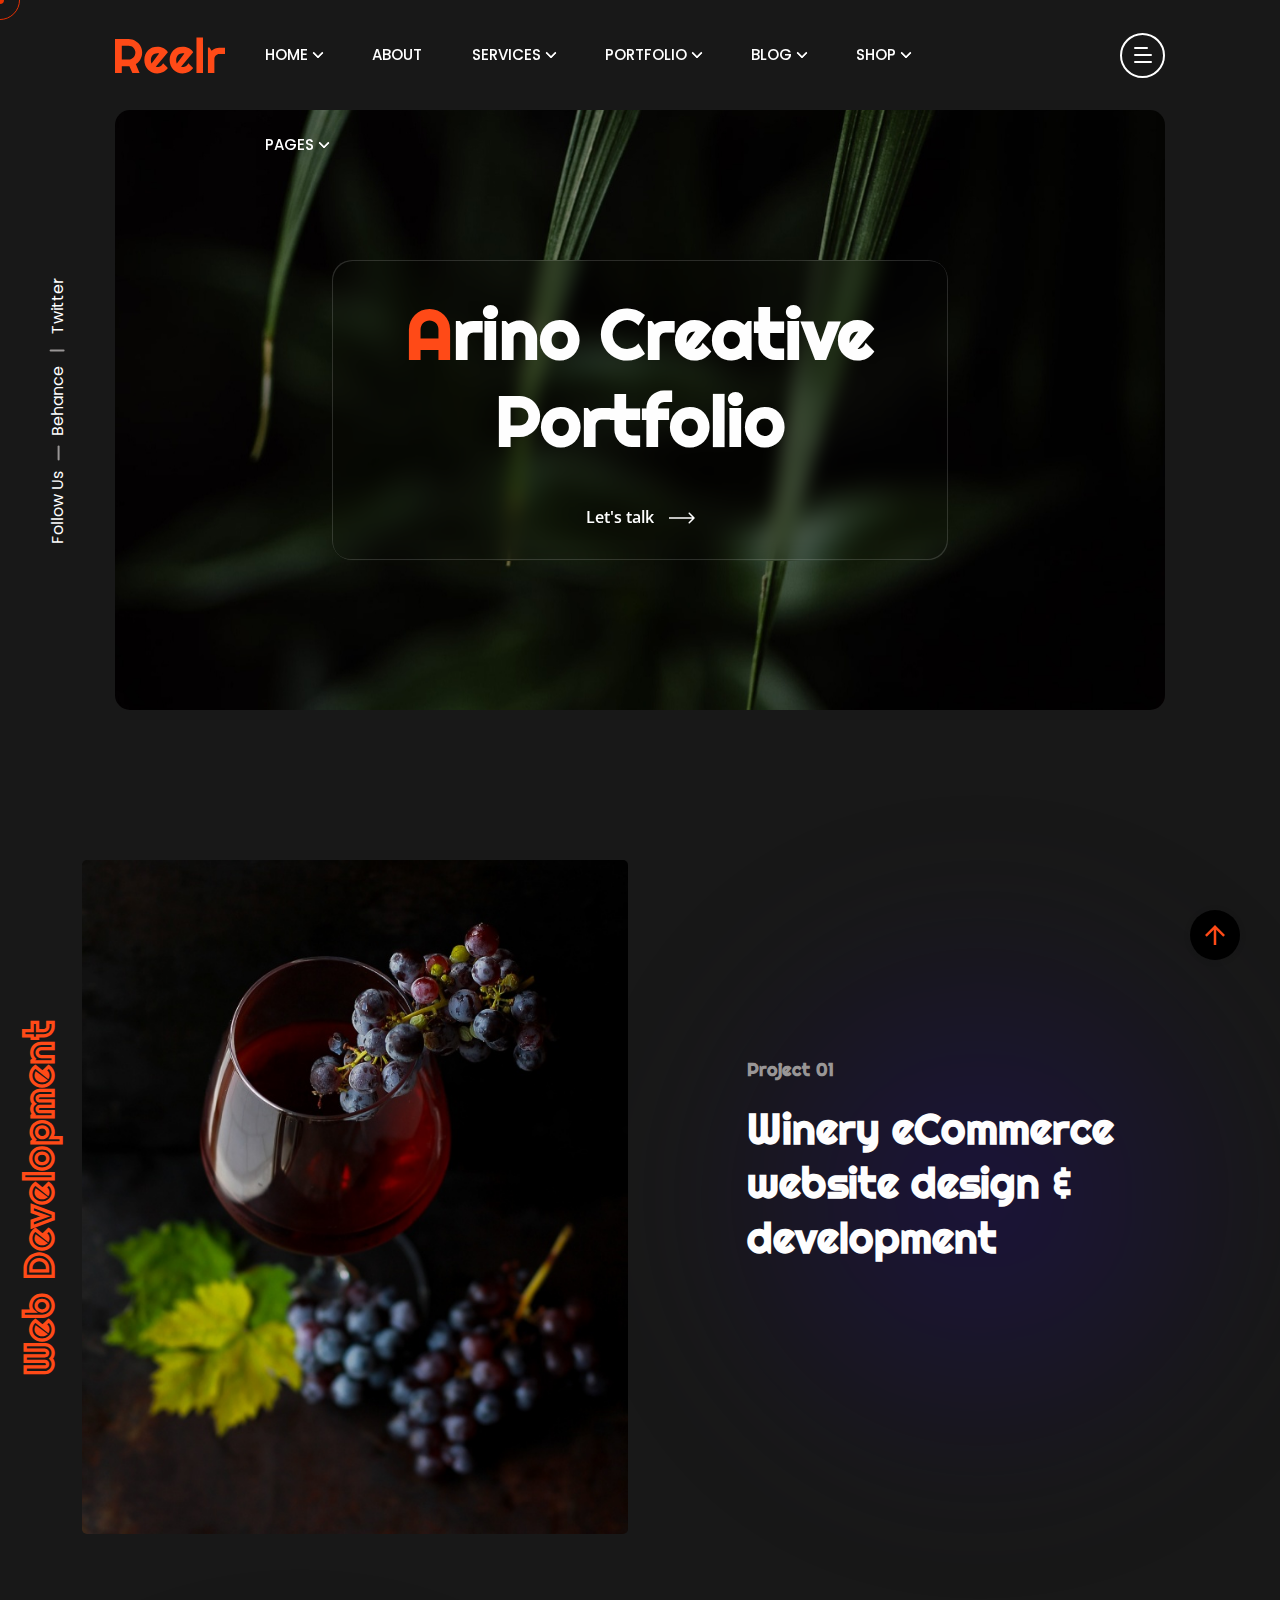
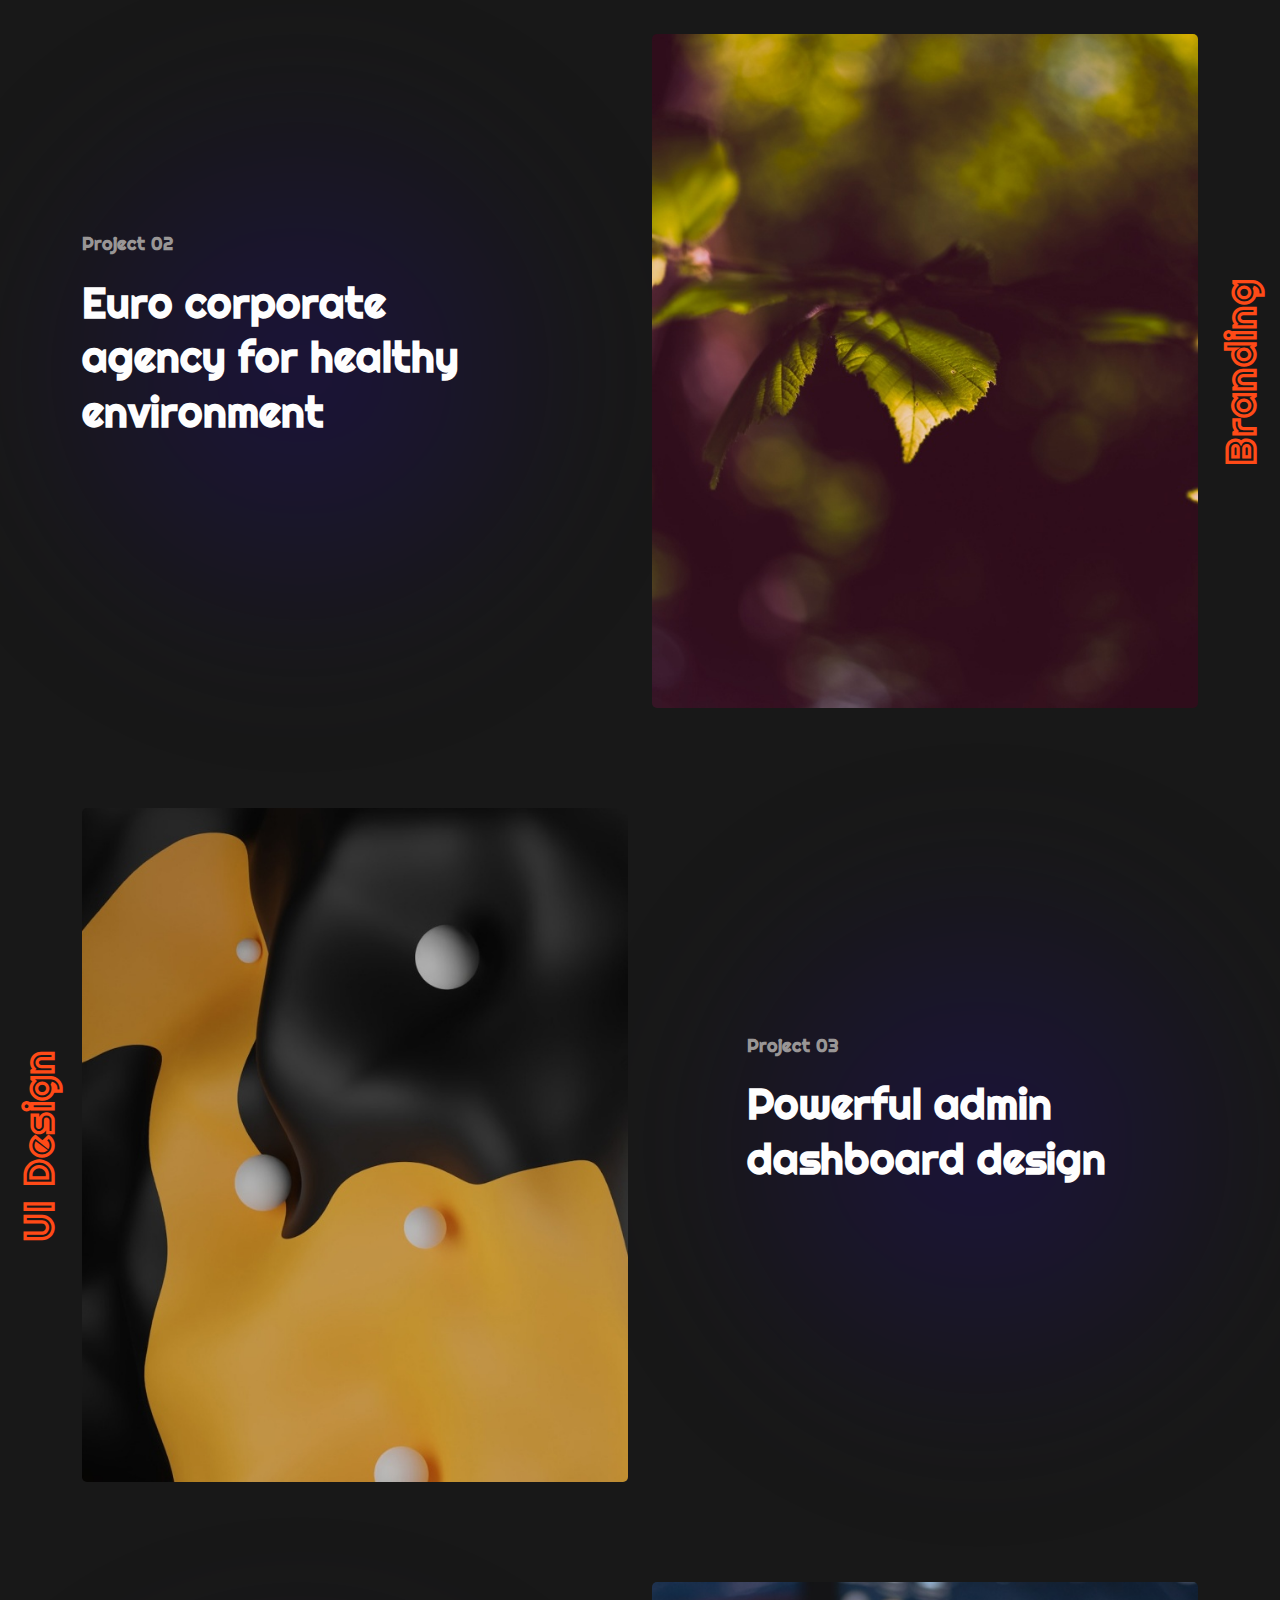
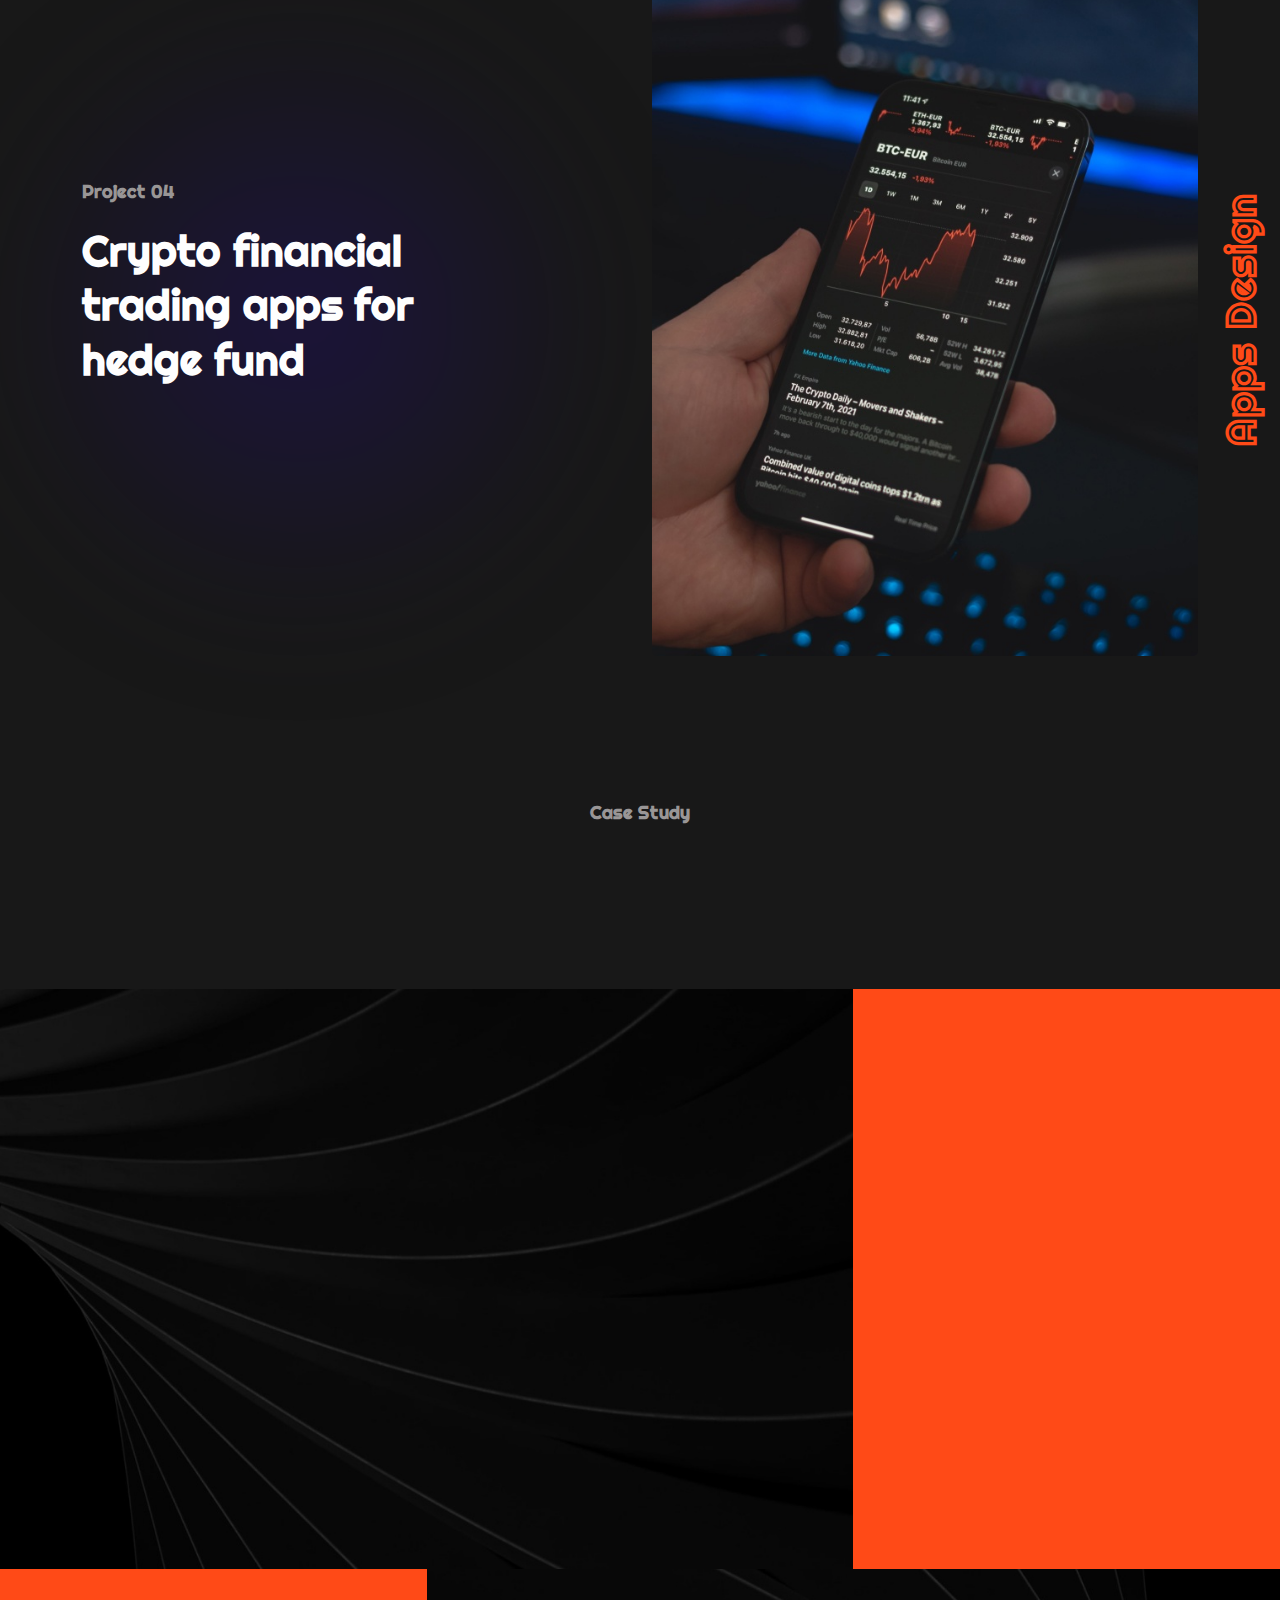
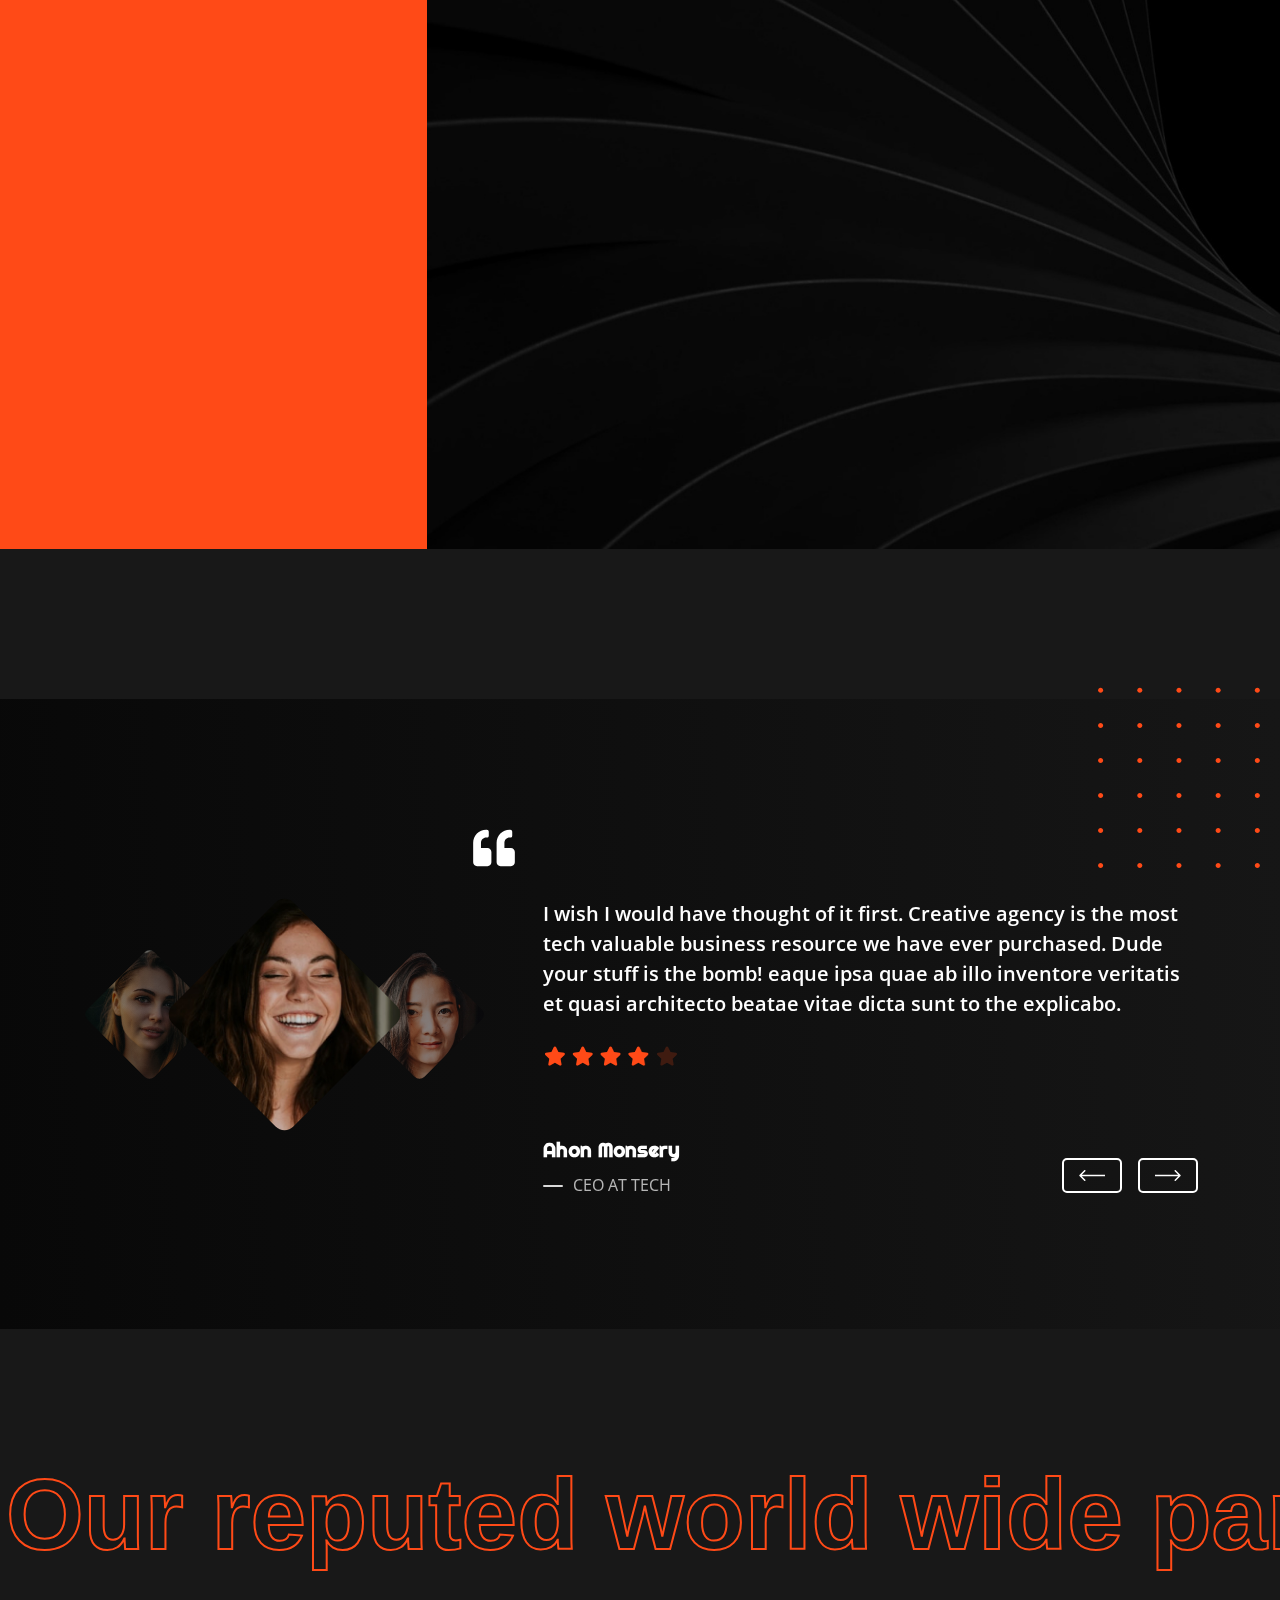
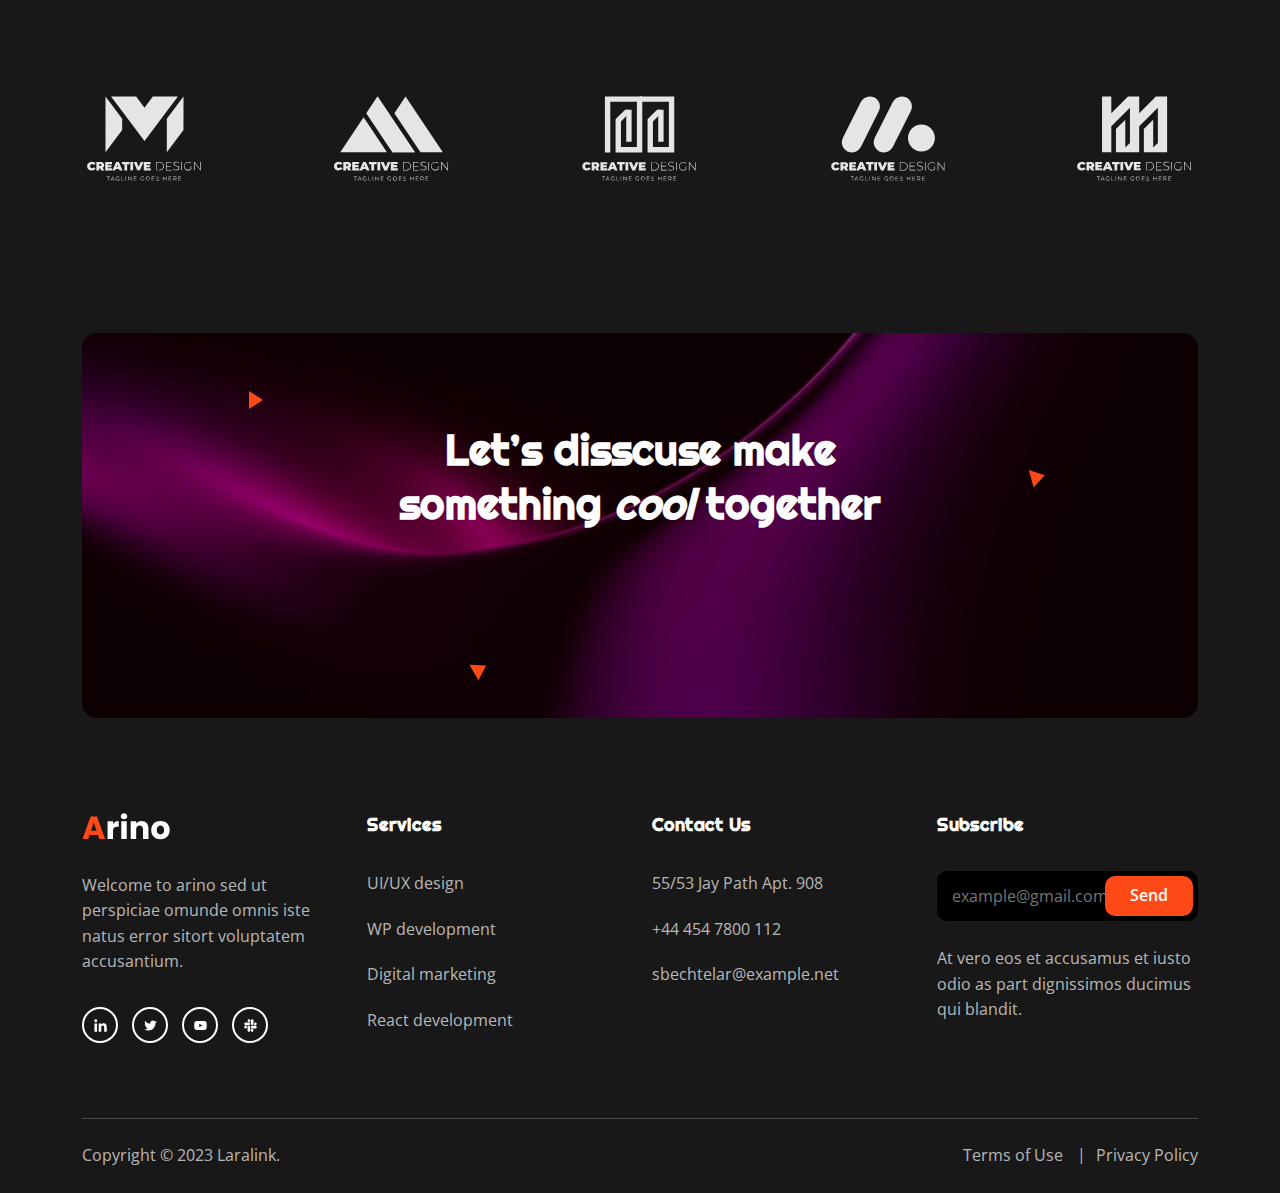
<file: creative-portfolio.html>
<!DOCTYPE html>
<html class="no-js" lang="en">
  <head>
    <!-- Meta Tags -->
    <meta charset="utf-8">
    <meta http-equiv="x-ua-compatible" content="ie=edge">
    <meta name="viewport" content="width=device-width, initial-scale=1">
    <meta name="author" content="Laralink">
    <!-- Favicon Icon -->
    <link rel="icon" href="assets/img/favicon.png">
    <!-- Site Title -->
    <title>Arino - Creative Agency Template</title>
    <link rel="stylesheet" href="assets/css/plugins/bootstrap.min.css">
    <link rel="stylesheet" href="assets/css/plugins/fontawesome.min.css">
    <link rel="stylesheet" href="assets/css/plugins/slick.css">
    <link rel="stylesheet" href="assets/css/plugins/lightgallery.min.css">
    <link rel="stylesheet" href="assets/css/plugins/animate.css">
    <link rel="stylesheet" href="assets/css/style.css">
  </head>
  <body>
    <div class="cs-preloader cs-center">
      <div class="cs-preloader_in"></div>
    </div>
    <!-- Start Header Section -->
    <header class="cs-site_header cs-style1 text-uppercase cs-sticky_header cs-site_header_full_width">
      <div class="cs-main_header">
        <div class="container">
          <div class="cs-main_header_in">
            <div class="cs-main_header_left">
              <a class="cs-site_branding" href="index.html">
                <img src="assets/img/logo.svg" alt="Logo">
              </a>
            </div>
            <div class="cs-main_header_center">
              <div class="cs-nav cs-primary_font cs-medium">
                <ul class="cs-nav_list">
                  <li class="menu-item-has-children cs-mega_menu">
                    <a href="index.html">Home</a>
                    <ul class="cs-mega_wrapper">
                      <li>
                        <ul>
                          <li>
                            <a href="index.html" class="cs-nav_list_img">
                              <img src="assets/img/demo/main-home.jpeg" alt="Thumb">
                            </a>
                            <a href="index.html">Main Home</a>
                          </li>
                          <li>
                            <a href="architecture-agency.html" class="cs-nav_list_img">
                              <img src="assets/img/demo/architecture-agency.jpeg" alt="Thumb">
                            </a>
                            <a href="architecture-agency.html">Architecture Agency</a>
                            <span class="cs-header_badge">New</span>
                          </li>
                        </ul>
                      </li>
                      <li>
                        <ul>
                          <li>
                            <a href="photography-agency.html" class="cs-nav_list_img">
                              <img src="assets/img/demo/photography-agency.jpeg" alt="Thumb">
                            </a>
                            <a href="photography-agency.html">Photography Agency</a>
                          </li>
                          <li>
                            <a href="creative-solution.html" class="cs-nav_list_img">
                              <img src="assets/img/demo/creative-solution.jpeg" alt="Thumb">
                            </a>
                            <a href="creative-solution.html">Creative Solution</a>
                            <span class="cs-header_badge">New</span>
                          </li>
                        </ul>
                      </li>
                      <li>
                        <ul>
                          <li>
                            <a href="creative-portfolio.html" class="cs-nav_list_img">
                              <img src="assets/img/demo/portfolio.jpeg" alt="Thumb">
                            </a>
                            <a href="creative-portfolio.html">Creative Portfolio</a>
                          </li>
                          <li>
                            <a href="personal-portfolio.html" class="cs-nav_list_img">
                              <img src="assets/img/demo/personal-portfolio.jpeg" alt="Thumb">
                              <span class="cs-header_badge">New</span>
                            </a>
                            <a href="personal-portfolio.html">Personal Portfolio</a>
                          </li>
                        </ul>
                      </li>
                      <li>
                        <ul>
                          <li>
                            <a href="digital-agency.html" class="cs-nav_list_img">
                              <img src="assets/img/demo/digital-agency.jpeg" alt="Thumb">
                            </a>
                            <a href="digital-agency.html">Digital Agency</a>
                          </li>
                          <li>
                            <a href="https://arino-html-rtl.vercel.app" target="_blank" class="cs-nav_list_img">
                              <img src="assets/img/demo/rtl.jpeg" alt="Thumb">
                            </a>
                            <a href="https://arino-html-rtl.vercel.app" target="_blank">RTL Demo</a>
                          </li>
                        </ul>
                      </li>
                      <li>
                        <ul>
                          <li>
                            <a href="marketing-agency.html" class="cs-nav_list_img">
                              <img src="assets/img/demo/marketing.jpeg" alt="Thumb">
                            </a>
                            <a href="marketing-agency.html">Marketing Agency</a>
                          </li>
                          <li>
                            <a href="showcase-portfolio.html" class="cs-nav_list_img">
                              <img src="assets/img/demo/portfolio-showcase.jpeg" alt="Thumb">
                            </a>
                            <a href="showcase-portfolio.html">Portfolio Showcase</a>
                          </li>
                          <li>
                            <a href="case-study-showcase.html" class="cs-nav_list_img">
                              <img src="assets/img/demo/case-study-showcase.jpeg" alt="Thumb">
                            </a>
                            <a href="case-study-showcase.html">Case Study Showcase</a>
                          </li>
                        </ul>
                      </li>
                      <li>
                        <ul>
                          <li>
                            <a href="freelancer-agency.html" class="cs-nav_list_img">
                              <img src="assets/img/demo/freelancer-agency.jpeg" alt="Thumb">
                            </a>
                            <a href="freelancer-agency.html">Freelancing Agency</a>
                          </li>
                          <li>
                            <a href="video-showcase.html" class="cs-nav_list_img">
                              <img src="assets/img/demo/video-showcase.jpeg" alt="Thumb">
                              <span class="cs-header_badge">New</span>
                            </a>
                            <a href="video-showcase.html">Video Showcase</a>
                          </li>
                        </ul>
                      </li>
                    </ul>
                  </li>
                  <li>
                    <a href="about.html">About</a>
                  </li>
                  <li class="menu-item-has-children">
                    <a href="service.html">Services</a>
                    <ul>
                      <li>
                        <a href="service.html">Services</a>
                      </li>
                      <li>
                        <a href="service-details.html">Service Details</a>
                      </li>
                    </ul>
                  </li>
                  <li class="menu-item-has-children">
                    <a href="portfolio.html">Portfolio</a>
                    <ul>
                      <li>
                        <a href="portfolio.html">Portfolio</a>
                      </li>
                      <li>
                        <a href="portfolio-details.html">Portfolio Details</a>
                      </li>
                    </ul>
                  </li>
                  <li class="menu-item-has-children">
                    <a href="blog.html">Blog</a>
                    <ul>
                      <li>
                        <a href="blog.html">Blog</a>
                      </li>
                      <li>
                        <a href="blog-details.html">Blog Details</a>
                      </li>
                    </ul>
                  </li>
                  <li class="menu-item-has-children">
                    <a href="shop.html">Shop</a>
                    <ul>
                      <li>
                        <a href="shop.html">Our Shop</a>
                      </li>
                      <li>
                        <a href="shop-product-details.html">Shop Details</a>
                      </li>
                      <li>
                        <a href="shop-cart.html">Cart</a>
                      </li>
                      <li>
                        <a href="shop-checkout.html">Checkout</a>
                      </li>
                      <li>
                        <a href="shop-order-recived.html">Success Order</a>
                      </li>
                      <li>
                        <a href="shop-wishlist.html">Wishlist</a>
                      </li>
                    </ul>
                  </li>
                  <li class="menu-item-has-children">
                    <a href="#">Pages</a>
                    <ul>
                      <li>
                        <a href="contact.html">Contact</a>
                      </li>
                      <li>
                        <a href="team.html">Team</a>
                      </li>
                      <li>
                        <a href="team-details.html">Team Details</a>
                      </li>
                      <li>
                        <a href="case-study.html">Case Study Details</a>
                      </li>
                      <li>
                        <a href="faq.html">FAQ</a>
                      </li>
                    </ul>
                  </li>
                </ul>
              </div>
            </div>
            <div class="cs-main_header_right">
              <div class="cs-toolbox">
                <span class="cs-icon_btn">
                  <span class="cs-icon_btn_in">
                    <span></span>
                    <span></span>
                    <span></span>
                    <span></span>
                  </span>
                </span>
              </div>
            </div>
          </div>
        </div>
      </div>
    </header>
    <div class="cs-side_header">
      <button class="cs-close"></button>
      <div class="cs-side_header_overlay"></div>
      <div class="cs-side_header_in">
        <div class="cs-side_header_shape"></div>
        <a class="cs-site_branding" href="index.html">
          <img src="assets/img/footer_logo.svg" alt="Logo">
        </a>
        <div class="cs-side_header_box">
          <h2 class="cs-side_header_heading">Do you have a project in your <br> mind? Keep connect us. </h2>
        </div>
        <div class="cs-side_header_box">
          <h3 class="cs-side_header_title cs-primary_color">Contact Us</h3>
          <ul class="cs-contact_info cs-style1 cs-mp0">
            <li>
              <svg width="18" height="18" viewBox="0 0 18 18" fill="none" xmlns="http://www.w3.org/2000/svg">
                <path d="M17 12.5C15.75 12.5 14.55 12.3 13.43 11.93C13.08 11.82 12.69 11.9 12.41 12.17L10.21 14.37C7.38 12.93 5.06 10.62 3.62 7.79L5.82 5.58C6.1 5.31 6.18 4.92 6.07 4.57C5.7 3.45 5.5 2.25 5.5 1C5.5 0.45 5.05 0 4.5 0H1C0.45 0 0 0.45 0 1C0 10.39 7.61 18 17 18C17.55 18 18 17.55 18 17V13.5C18 12.95 17.55 12.5 17 12.5ZM9 0V10L12 7H18V0H9Z" fill="#FF4A17" />
              </svg>
              <span>+44 454 7800 112</span>
            </li>
            <li>
              <svg width="20" height="18" viewBox="0 0 20 18" fill="none" xmlns="http://www.w3.org/2000/svg">
                <path d="M20 6.98V16C20 17.1 19.1 18 18 18H2C0.9 18 0 17.1 0 16V4C0 2.9 0.9 2 2 2H12.1C12.04 2.32 12 2.66 12 3C12 4.48 12.65 5.79 13.67 6.71L10 9L2 4V6L10 11L15.3 7.68C15.84 7.88 16.4 8 17 8C18.13 8 19.16 7.61 20 6.98ZM14 3C14 4.66 15.34 6 17 6C18.66 6 20 4.66 20 3C20 1.34 18.66 0 17 0C15.34 0 14 1.34 14 3Z" fill="#FF4A17" />
              </svg>
              <span>infotech@arino.com</span>
            </li>
            <li>
              <svg width="14" height="20" viewBox="0 0 14 20" fill="none" xmlns="http://www.w3.org/2000/svg">
                <path d="M7 0C3.13 0 0 3.13 0 7C0 12.25 7 20 7 20C7 20 14 12.25 14 7C14 3.13 10.87 0 7 0ZM7 9.5C5.62 9.5 4.5 8.38 4.5 7C4.5 5.62 5.62 4.5 7 4.5C8.38 4.5 9.5 5.62 9.5 7C9.5 8.38 8.38 9.5 7 9.5Z" fill="#FF4A17" />
              </svg>
              <span>50 Wall Street Suite, 44150 <br>Ohio, United States </span>
            </li>
          </ul>
        </div>
        <div class="cs-side_header_box">
          <h3 class="cs-side_header_title cs-primary_color">Subscribe</h3>
          <div class="cs-newsletter cs-style1">
            <form action="#" class="cs-newsletter_form">
              <input type="email" class="cs-newsletter_input" placeholder="example@gmail.com">
              <button class="cs-newsletter_btn">
                <span>Send</span>
              </button>
            </form>
            <div class="cs-newsletter_text">At vero eos et accusamus et iusto odio as part dignissimos ducimus qui blandit.</div>
          </div>
        </div>
        <div class="cs-side_header_box">
          <div class="cs-social_btns cs-style1">
            <a href="#" class="cs-center">
              <svg width="15" height="15" viewBox="0 0 15 15" fill="none" xmlns="http://www.w3.org/2000/svg">
                <path d="M4.04799 13.7497H1.45647V5.4043H4.04799V13.7497ZM2.75084 4.2659C1.92215 4.2659 1.25 3.57952 1.25 2.75084C1.25 2.35279 1.40812 1.97105 1.68958 1.68958C1.97105 1.40812 2.35279 1.25 2.75084 1.25C3.14888 1.25 3.53063 1.40812 3.81209 1.68958C4.09355 1.97105 4.25167 2.35279 4.25167 2.75084C4.25167 3.57952 3.57924 4.2659 2.75084 4.2659ZM13.7472 13.7497H11.1613V9.68722C11.1613 8.71903 11.1417 7.4774 9.81389 7.4774C8.46652 7.4774 8.26004 8.5293 8.26004 9.61747V13.7497H5.67132V5.4043H8.15681V6.54269H8.19308C8.53906 5.887 9.38421 5.19503 10.6451 5.19503C13.2679 5.19503 13.75 6.92215 13.75 9.16546V13.7497H13.7472Z" fill="white"></path>
              </svg>
            </a>
            <a href="#" class="cs-center">
              <svg width="13" height="11" viewBox="0 0 13 11" fill="none" xmlns="http://www.w3.org/2000/svg">
                <path d="M11.4651 2.95396C11.4731 3.065 11.4731 3.17606 11.4731 3.2871C11.4731 6.67383 8.89535 10.5761 4.18402 10.5761C2.73255 10.5761 1.38421 10.1557 0.25 9.42608C0.456226 9.44986 0.654494 9.4578 0.868655 9.4578C2.06629 9.4578 3.16879 9.0533 4.04918 8.36326C2.92291 8.33946 1.97906 7.60183 1.65386 6.5866C1.81251 6.61038 1.97112 6.62624 2.1377 6.62624C2.36771 6.62624 2.59774 6.59451 2.81188 6.53901C1.63802 6.30105 0.757595 5.26996 0.757595 4.02472V3.99301C1.09864 4.18336 1.49524 4.30233 1.91558 4.31818C1.22554 3.85814 0.773464 3.07294 0.773464 2.1846C0.773464 1.70872 0.900344 1.27249 1.12244 0.891774C2.38355 2.44635 4.27919 3.46156 6.40481 3.57262C6.36516 3.38226 6.34136 3.184 6.34136 2.9857C6.34136 1.57388 7.4835 0.423828 8.90323 0.423828C9.64086 0.423828 10.3071 0.733156 10.7751 1.23284C11.354 1.1218 11.9093 0.907643 12.401 0.614185C12.2106 1.20906 11.8061 1.70875 11.2748 2.02598C11.7903 1.97049 12.29 1.82769 12.75 1.62942C12.4011 2.13702 11.9648 2.5891 11.4651 2.95396V2.95396Z" fill="white"></path>
              </svg>
            </a>
            <a href="#" class="cs-center">
              <svg width="13" height="9" viewBox="0 0 13 9" fill="none" xmlns="http://www.w3.org/2000/svg">
                <path d="M12.4888 1.48066C12.345 0.939353 11.9215 0.513038 11.3837 0.368362C10.4089 0.105469 6.5 0.105469 6.5 0.105469C6.5 0.105469 2.59116 0.105469 1.61633 0.368362C1.07853 0.513061 0.65496 0.939353 0.5112 1.48066C0.25 2.4618 0.25 4.50887 0.25 4.50887C0.25 4.50887 0.25 6.55595 0.5112 7.53709C0.65496 8.0784 1.07853 8.48695 1.61633 8.63163C2.59116 8.89452 6.5 8.89452 6.5 8.89452C6.5 8.89452 10.4088 8.89452 11.3837 8.63163C11.9215 8.48695 12.345 8.0784 12.4888 7.53709C12.75 6.55595 12.75 4.50887 12.75 4.50887C12.75 4.50887 12.75 2.4618 12.4888 1.48066V1.48066ZM5.22158 6.36746V2.65029L8.48861 4.50892L5.22158 6.36746V6.36746Z" fill="white"></path>
              </svg>
            </a>
            <a href="#" class="cs-center">
              <svg width="13" height="13" viewBox="0 0 13 13" fill="none" xmlns="http://www.w3.org/2000/svg">
                <path d="M2.87612 8.149C2.87612 8.87165 2.28571 9.46205 1.56306 9.46205C0.840402 9.46205 0.25 8.87165 0.25 8.149C0.25 7.42634 0.840402 6.83594 1.56306 6.83594H2.87612V8.149ZM3.53795 8.149C3.53795 7.42634 4.12835 6.83594 4.851 6.83594C5.57366 6.83594 6.16406 7.42634 6.16406 8.149V11.4369C6.16406 12.1596 5.57366 12.75 4.851 12.75C4.12835 12.75 3.53795 12.1596 3.53795 11.4369V8.149ZM4.851 2.87612C4.12835 2.87612 3.53795 2.28571 3.53795 1.56306C3.53795 0.840402 4.12835 0.25 4.851 0.25C5.57366 0.25 6.16406 0.840402 6.16406 1.56306V2.87612H4.851V2.87612ZM4.851 3.53795C5.57366 3.53795 6.16406 4.12835 6.16406 4.851C6.16406 5.57366 5.57366 6.16406 4.851 6.16406H1.56306C0.840402 6.16406 0.25 5.57366 0.25 4.851C0.25 4.12835 0.840402 3.53795 1.56306 3.53795H4.851V3.53795ZM10.1239 4.851C10.1239 4.12835 10.7143 3.53795 11.4369 3.53795C12.1596 3.53795 12.75 4.12835 12.75 4.851C12.75 5.57366 12.1596 6.16406 11.4369 6.16406H10.1239V4.851V4.851ZM9.46205 4.851C9.46205 5.57366 8.87165 6.16406 8.149 6.16406C7.42634 6.16406 6.83594 5.57366 6.83594 4.851V1.56306C6.83594 0.840402 7.42634 0.25 8.149 0.25C8.87165 0.25 9.46205 0.840402 9.46205 1.56306V4.851V4.851ZM8.149 10.1239C8.87165 10.1239 9.46205 10.7143 9.46205 11.4369C9.46205 12.1596 8.87165 12.75 8.149 12.75C7.42634 12.75 6.83594 12.1596 6.83594 11.4369V10.1239H8.149ZM8.149 9.46205C7.42634 9.46205 6.83594 8.87165 6.83594 8.149C6.83594 7.42634 7.42634 6.83594 8.149 6.83594H11.4369C12.1596 6.83594 12.75 7.42634 12.75 8.149C12.75 8.87165 12.1596 9.46205 11.4369 9.46205H8.149Z" fill="white"></path>
              </svg>
            </a>
          </div>
        </div>
      </div>
    </div>
    <!-- End Header Section -->
    <!-- Start Hero -->
    <div class="cs-hero cs-style1 cs-type2" id="home">
      <div class="cs-hero_bg cs-bg cs-ripple_version cs-center" data-src="assets/img/hero_bg_4.jpeg">
        <div class="container">
          <div class="cs-hero_text text-center">
            <h1 class="cs-hero_title wow fadeInUp" data-wow-duration="0.8s" data-wow-delay="0.2s">
              <span class="cs-accent_color">A</span>rino Creative <br>Portfolio
            </h1>
            <a href="contact.html" class="cs-text_btn">
              <span>Let's talk</span>
              <svg width="26" height="12" viewBox="0 0 26 12" fill="none" xmlns="http://www.w3.org/2000/svg">
                <path d="M25.5303 6.53033C25.8232 6.23744 25.8232 5.76256 25.5303 5.46967L20.7574 0.696699C20.4645 0.403806 19.9896 0.403806 19.6967 0.696699C19.4038 0.989593 19.4038 1.46447 19.6967 1.75736L23.9393 6L19.6967 10.2426C19.4038 10.5355 19.4038 11.0104 19.6967 11.3033C19.9896 11.5962 20.4645 11.5962 20.7574 11.3033L25.5303 6.53033ZM0 6.75H25V5.25H0V6.75Z" fill="currentColor" />
              </svg>
            </a>
          </div>
        </div>
      </div>
      <div class="cs-hero_social_wrap cs-left_side cs-primary_font cs-primary_color">
        <div class="cs-hero_social_title">Follow Us</div>
        <ul class="cs-hero_social_links">
          <li>
            <a href="">Behance</a>
          </li>
          <li>
            <a href="">Twitter</a>
          </li>
        </ul>
      </div>
    </div>
    <!-- End Hero -->
    <div class="cs-height_150 cs-height_lg_80"></div>
    <!-- Start Project Section -->
    <div class="cs-portfolio cs-style2">
      <div class="cs-gradient_shape"></div>
      <div class="container">
        <div class="row align-items-center">
          <div class="col-lg-6">
            <div class="cs-portfolio_img">
              <h3 class="cs-portfolio_img_title">Web Development</h3>
              <div class="cs-portfolio_img_in cs-shine_hover_1 cs-radius_5">
                <img src="assets/img/portfolio_35.jpeg" alt="Portfolio" class="cs-w100">
              </div>
            </div>
          </div>
          <div class="col-xl-5 col-lg-6 offset-xl-1">
            <div class="cs-height_0 cs-height_lg_35"></div>
            <div class="cs-section_heading cs-style1">
              <h3 class="cs-section_subtitle">Project 01</h3>
              <h2 class="cs-section_title">Winery eCommerce website design & development</h2>
              <div class="cs-height_45 cs-height_lg_20"></div>
              <a href="portfolio-details.html" class="cs-text_btn wow fadeInLeft" data-wow-duration="0.8s" data-wow-delay="0.2s">
                <span>See Details</span>
                <svg width="26" height="12" viewBox="0 0 26 12" fill="none" xmlns="http://www.w3.org/2000/svg">
                  <path d="M25.5303 6.53033C25.8232 6.23744 25.8232 5.76256 25.5303 5.46967L20.7574 0.696699C20.4645 0.403806 19.9896 0.403806 19.6967 0.696699C19.4038 0.989593 19.4038 1.46447 19.6967 1.75736L23.9393 6L19.6967 10.2426C19.4038 10.5355 19.4038 11.0104 19.6967 11.3033C19.9896 11.5962 20.4645 11.5962 20.7574 11.3033L25.5303 6.53033ZM0 6.75H25V5.25H0V6.75Z" fill="currentColor"></path>
                </svg>
              </a>
            </div>
          </div>
        </div>
      </div>
    </div>
    <div class="cs-height_100 cs-height_lg_70"></div>
    <div class="cs-portfolio cs-style2 cs-type1">
      <div class="cs-gradient_shape"></div>
      <div class="container">
        <div class="row align-items-center cs-column_reverse_lg">
          <div class="col-xl-5 col-lg-6">
            <div class="cs-height_0 cs-height_lg_35"></div>
            <div class="cs-section_heading cs-style1 ">
              <h3 class="cs-section_subtitle">Project 02</h3>
              <h2 class="cs-section_title">Euro corporate agency for healthy environment</h2>
              <div class="cs-height_45 cs-height_lg_20"></div>
              <a href="portfolio-details.html" class="cs-text_btn wow fadeInLeft" data-wow-duration="0.8s" data-wow-delay="0.2s">
                <span>See Details</span>
                <svg width="26" height="12" viewBox="0 0 26 12" fill="none" xmlns="http://www.w3.org/2000/svg">
                  <path d="M25.5303 6.53033C25.8232 6.23744 25.8232 5.76256 25.5303 5.46967L20.7574 0.696699C20.4645 0.403806 19.9896 0.403806 19.6967 0.696699C19.4038 0.989593 19.4038 1.46447 19.6967 1.75736L23.9393 6L19.6967 10.2426C19.4038 10.5355 19.4038 11.0104 19.6967 11.3033C19.9896 11.5962 20.4645 11.5962 20.7574 11.3033L25.5303 6.53033ZM0 6.75H25V5.25H0V6.75Z" fill="currentColor"></path>
                </svg>
              </a>
            </div>
          </div>
          <div class="col-lg-6 offset-xl-1">
            <div class="cs-portfolio_img">
              <h3 class="cs-portfolio_img_title">Branding</h3>
              <div class="cs-portfolio_img_in cs-shine_hover_1 cs-radius_5">
                <img src="assets/img/portfolio_36.jpeg" alt="Portfolio" class="cs-w100">
              </div>
            </div>
          </div>
        </div>
      </div>
    </div>
    <div class="cs-height_100 cs-height_lg_70"></div>
    <div class="cs-portfolio cs-style2">
      <div class="cs-gradient_shape"></div>
      <div class="container">
        <div class="row align-items-center">
          <div class="col-lg-6">
            <div class="cs-portfolio_img">
              <h3 class="cs-portfolio_img_title">UI Design</h3>
              <div class="cs-portfolio_img_in cs-shine_hover_1 cs-radius_5">
                <img src="assets/img/portfolio_37.jpeg" alt="Portfolio" class="cs-w100">
              </div>
            </div>
          </div>
          <div class="col-xl-5 col-lg-6 offset-xl-1">
            <div class="cs-height_0 cs-height_lg_35"></div>
            <div class="cs-section_heading cs-style1 ">
              <h3 class="cs-section_subtitle">Project 03</h3>
              <h2 class="cs-section_title">Powerful admin dashboard design</h2>
              <div class="cs-height_45 cs-height_lg_20"></div>
              <a href="portfolio-details.html" class="cs-text_btn wow fadeInLeft" data-wow-duration="0.8s" data-wow-delay="0.2s">
                <span>See Details</span>
                <svg width="26" height="12" viewBox="0 0 26 12" fill="none" xmlns="http://www.w3.org/2000/svg">
                  <path d="M25.5303 6.53033C25.8232 6.23744 25.8232 5.76256 25.5303 5.46967L20.7574 0.696699C20.4645 0.403806 19.9896 0.403806 19.6967 0.696699C19.4038 0.989593 19.4038 1.46447 19.6967 1.75736L23.9393 6L19.6967 10.2426C19.4038 10.5355 19.4038 11.0104 19.6967 11.3033C19.9896 11.5962 20.4645 11.5962 20.7574 11.3033L25.5303 6.53033ZM0 6.75H25V5.25H0V6.75Z" fill="currentColor"></path>
                </svg>
              </a>
            </div>
          </div>
        </div>
      </div>
    </div>
    <div class="cs-height_100 cs-height_lg_70"></div>
    <div class="cs-portfolio cs-style2 cs-type1">
      <div class="cs-gradient_shape"></div>
      <div class="container">
        <div class="row align-items-center cs-column_reverse_lg">
          <div class="col-xl-5 col-lg-6">
            <div class="cs-height_0 cs-height_lg_35"></div>
            <div class="cs-section_heading cs-style1 ">
              <h3 class="cs-section_subtitle">Project 04</h3>
              <h2 class="cs-section_title">Crypto financial trading apps for hedge fund</h2>
              <div class="cs-height_45 cs-height_lg_20"></div>
              <a href="portfolio-details.html" class="cs-text_btn wow fadeInLeft" data-wow-duration="0.8s" data-wow-delay="0.2s">
                <span>See Details</span>
                <svg width="26" height="12" viewBox="0 0 26 12" fill="none" xmlns="http://www.w3.org/2000/svg">
                  <path d="M25.5303 6.53033C25.8232 6.23744 25.8232 5.76256 25.5303 5.46967L20.7574 0.696699C20.4645 0.403806 19.9896 0.403806 19.6967 0.696699C19.4038 0.989593 19.4038 1.46447 19.6967 1.75736L23.9393 6L19.6967 10.2426C19.4038 10.5355 19.4038 11.0104 19.6967 11.3033C19.9896 11.5962 20.4645 11.5962 20.7574 11.3033L25.5303 6.53033ZM0 6.75H25V5.25H0V6.75Z" fill="currentColor"></path>
                </svg>
              </a>
            </div>
          </div>
          <div class="col-lg-6 offset-xl-1">
            <div class="cs-portfolio_img">
              <h3 class="cs-portfolio_img_title">Apps Design</h3>
              <div class="cs-portfolio_img_in cs-shine_hover_1 cs-radius_5">
                <img src="assets/img/portfolio_38.jpeg" alt="Portfolio" class="cs-w100">
              </div>
            </div>
          </div>
        </div>
      </div>
    </div>
    <!-- End Project Section -->
    <div class="cs-height_145 cs-height_lg_80"></div>
    <!-- Start Case Study -->
    <div class="container">
      <div class="cs-section_heading cs-style1 text-center">
        <h3 class="cs-section_subtitle">Case Study</h3>
        <h2 class="cs-section_title wow fadeInUp" data-wow-duration="0.8s" data-wow-delay="0.2s">Featured case study</h2>
      </div>
      <div class="cs-height_90 cs-height_lg_45"></div>
    </div>
    <div class="cs-case_study text-end">
      <div class="cs-case_study_bg">
        <div class="cs-bg" data-src="assets/img/case_study_2.jpeg"></div>
        <div class="cs-accent_bg"></div>
      </div>
      <h2 class="cs-case_study_title wow fadeInRight" data-wow-duration="0.8s" data-wow-delay="0.2s">
        <a href="case-study.html">
          <span>Analysis lead</span>
          <br>
          <span>more efficiently</span>
        </a>
      </h2>
    </div>
    <div class="cs-case_study">
      <div class="cs-case_study_bg">
        <div class="cs-accent_bg"></div>
        <div class="cs-bg" data-src="assets/img/case_study_1.jpeg"></div>
      </div>
      <h2 class="cs-case_study_title wow fadeInLeft" data-wow-duration="0.8s" data-wow-delay="0.2s">
        <a href="case-study.html">
          <span>Ubar food app</span>
          <br>
          <span>case study</span>
        </a>
      </h2>
    </div>
    <!-- End Case Study -->
    <div class="cs-height_150 cs-height_lg_80"></div>
    <!-- Start Testimonial Section -->
    <section class="cs-gradient_bg_1 cs-shape_wrap_3 cs-parallax">
      <div class="cs-shape_3 cs-to_up">
        <svg width="162" height="181" viewBox="0 0 162 181" fill="none" xmlns="http://www.w3.org/2000/svg">
          <path d="M156.833 178.434C156.833 177.053 157.954 175.932 159.335 175.932C160.716 175.932 161.837 177.053 161.837 178.434C161.837 179.814 160.716 180.935 159.335 180.935C157.954 180.935 156.833 179.814 156.833 178.434Z" fill="#FF4A17" />
          <path d="M117.65 178.434C117.65 177.053 118.771 175.932 120.152 175.932C121.533 175.932 122.653 177.053 122.653 178.434C122.653 179.814 121.533 180.935 120.152 180.935C118.771 180.935 117.65 179.814 117.65 178.434Z" fill="#FF4A17" />
          <path d="M78.4694 178.434C78.4694 177.053 79.5902 175.932 80.971 175.932C82.3517 175.932 83.4726 177.053 83.4726 178.434C83.4726 179.814 82.3517 180.935 80.971 180.935C79.5876 180.935 78.4694 179.814 78.4694 178.434Z" fill="#FF4A17" />
          <path d="M39.286 178.434C39.286 177.053 40.4069 175.932 41.7876 175.932C43.1684 175.932 44.2893 177.053 44.2893 178.434C44.2893 179.814 43.1684 180.935 41.7876 180.935C40.4069 180.935 39.286 179.814 39.286 178.434Z" fill="#FF4A17" />
          <path d="M0.102661 178.434C0.102661 177.053 1.22354 175.932 2.60429 175.932C3.98504 175.932 5.10591 177.053 5.10591 178.434C5.10591 179.814 3.98504 180.935 2.60429 180.935C1.22091 180.935 0.102661 179.814 0.102661 178.434Z" fill="#FF4A17" />
          <path d="M156.833 143.419C156.833 142.038 157.954 140.917 159.335 140.917C160.716 140.917 161.837 142.038 161.837 143.419C161.837 144.799 160.716 145.92 159.335 145.92C157.954 145.92 156.833 144.799 156.833 143.419Z" fill="#FF4A17" />
          <path d="M117.65 143.419C117.65 142.038 118.771 140.917 120.152 140.917C121.533 140.917 122.653 142.038 122.653 143.419C122.653 144.799 121.533 145.92 120.152 145.92C118.771 145.92 117.65 144.799 117.65 143.419Z" fill="#FF4A17" />
          <path d="M78.4694 143.419C78.4694 142.038 79.5902 140.917 80.971 140.917C82.3517 140.917 83.4726 142.038 83.4726 143.419C83.4726 144.799 82.3517 145.92 80.971 145.92C79.5876 145.92 78.4694 144.799 78.4694 143.419Z" fill="#FF4A17" />
          <path d="M39.286 143.419C39.286 142.038 40.4069 140.917 41.7876 140.917C43.1684 140.917 44.2893 142.038 44.2893 143.419C44.2893 144.799 43.1684 145.92 41.7876 145.92C40.4069 145.92 39.286 144.799 39.286 143.419Z" fill="#FF4A17" />
          <path d="M0.102661 143.419C0.102661 142.038 1.22354 140.917 2.60429 140.917C3.98504 140.917 5.10591 142.038 5.10591 143.419C5.10591 144.799 3.98504 145.92 2.60429 145.92C1.22091 145.92 0.102661 144.799 0.102661 143.419Z" fill="#FF4A17" />
          <path d="M156.833 108.404C156.833 107.023 157.954 105.902 159.335 105.902C160.716 105.902 161.837 107.023 161.837 108.404C161.837 109.785 160.716 110.906 159.335 110.906C157.954 110.906 156.833 109.787 156.833 108.404Z" fill="#FF4A17" />
          <path d="M120.152 110.906C121.533 110.906 122.653 109.786 122.653 108.404C122.653 107.022 121.533 105.902 120.152 105.902C118.77 105.902 117.65 107.022 117.65 108.404C117.65 109.786 118.77 110.906 120.152 110.906Z" fill="#FF4A17" />
          <path d="M80.9684 110.906C82.35 110.906 83.47 109.786 83.47 108.404C83.47 107.022 82.35 105.902 80.9684 105.902C79.5868 105.902 78.4668 107.022 78.4668 108.404C78.4668 109.786 79.5868 110.906 80.9684 110.906Z" fill="#FF4A17" />
          <path d="M39.286 108.404C39.286 107.023 40.4069 105.902 41.7876 105.902C43.1684 105.902 44.2893 107.023 44.2893 108.404C44.2893 109.785 43.1684 110.906 41.7876 110.906C40.4069 110.906 39.286 109.787 39.286 108.404Z" fill="#FF4A17" />
          <path d="M0.102661 108.404C0.102661 107.023 1.22354 105.902 2.60429 105.902C3.98504 105.902 5.10591 107.023 5.10591 108.404C5.10591 109.785 3.98504 110.906 2.60429 110.906C1.22091 110.906 0.102661 109.787 0.102661 108.404Z" fill="#FF4A17" />
          <path d="M156.833 73.3918C156.833 72.011 157.954 70.8901 159.335 70.8901C160.716 70.8901 161.837 72.011 161.837 73.3918C161.837 74.7725 160.716 75.8934 159.335 75.8934C157.954 75.8908 156.833 74.7725 156.833 73.3918Z" fill="#FF4A17" />
          <path d="M120.152 75.8934C121.533 75.8934 122.653 74.7734 122.653 73.3918C122.653 72.0102 121.533 70.8901 120.152 70.8901C118.77 70.8901 117.65 72.0102 117.65 73.3918C117.65 74.7734 118.77 75.8934 120.152 75.8934Z" fill="#FF4A17" />
          <path d="M80.9684 75.8934C82.35 75.8934 83.47 74.7734 83.47 73.3918C83.47 72.0102 82.35 70.8901 80.9684 70.8901C79.5868 70.8901 78.4668 72.0102 78.4668 73.3918C78.4668 74.7734 79.5868 75.8934 80.9684 75.8934Z" fill="#FF4A17" />
          <path d="M39.286 73.3918C39.286 72.011 40.4069 70.8901 41.7876 70.8901C43.1684 70.8901 44.2893 72.011 44.2893 73.3918C44.2893 74.7725 43.1684 75.8934 41.7876 75.8934C40.4069 75.8934 39.286 74.7725 39.286 73.3918Z" fill="#FF4A17" />
          <path d="M0.102661 73.3918C0.102661 72.011 1.22354 70.8901 2.60429 70.8901C3.98504 70.8901 5.10591 72.011 5.10591 73.3918C5.10591 74.7725 3.98504 75.8934 2.60429 75.8934C1.22091 75.8908 0.102661 74.7725 0.102661 73.3918Z" fill="#FF4A17" />
          <path d="M156.833 38.3766C156.833 36.9959 157.954 35.875 159.335 35.875C160.716 35.875 161.837 36.9959 161.837 38.3766C161.837 39.7574 160.716 40.8782 159.335 40.8782C157.954 40.8756 156.833 39.7574 156.833 38.3766Z" fill="#FF4A17" />
          <path d="M120.152 40.8782C121.533 40.8782 122.653 39.7582 122.653 38.3766C122.653 36.995 121.533 35.875 120.152 35.875C118.77 35.875 117.65 36.995 117.65 38.3766C117.65 39.7582 118.77 40.8782 120.152 40.8782Z" fill="#FF4A17" />
          <path d="M80.9684 40.8782C82.35 40.8782 83.47 39.7582 83.47 38.3766C83.47 36.995 82.35 35.875 80.9684 35.875C79.5868 35.875 78.4668 36.995 78.4668 38.3766C78.4668 39.7582 79.5868 40.8782 80.9684 40.8782Z" fill="#FF4A17" />
          <path d="M39.286 38.3766C39.286 36.9959 40.4069 35.875 41.7876 35.875C43.1684 35.875 44.2893 36.9959 44.2893 38.3766C44.2893 39.7574 43.1684 40.8782 41.7876 40.8782C40.4069 40.8782 39.286 39.7574 39.286 38.3766Z" fill="#FF4A17" />
          <path d="M0.102661 38.3766C0.102661 36.9959 1.22354 35.875 2.60429 35.875C3.98504 35.875 5.10591 36.9959 5.10591 38.3766C5.10591 39.7574 3.98504 40.8782 2.60429 40.8782C1.22091 40.8756 0.102661 39.7574 0.102661 38.3766Z" fill="#FF4A17" />
          <path d="M156.833 3.36198C156.833 1.98123 157.954 0.860352 159.335 0.860352C160.716 0.860352 161.837 1.98123 161.837 3.36198C161.837 4.74273 160.716 5.8636 159.335 5.8636C157.954 5.8636 156.833 4.74273 156.833 3.36198Z" fill="#FF4A17" />
          <path d="M117.65 3.36198C117.65 1.98123 118.771 0.860352 120.152 0.860352C121.533 0.860352 122.653 1.98123 122.653 3.36198C122.653 4.74273 121.533 5.8636 120.152 5.8636C118.771 5.8636 117.65 4.74273 117.65 3.36198Z" fill="#FF4A17" />
          <path d="M78.4694 3.36198C78.4694 1.98123 79.5902 0.860352 80.971 0.860352C82.3517 0.860352 83.4726 1.98123 83.4726 3.36198C83.4726 4.74273 82.3517 5.8636 80.971 5.8636C79.5876 5.8636 78.4694 4.74273 78.4694 3.36198Z" fill="#FF4A17" />
          <path d="M39.286 3.36198C39.286 1.98123 40.4069 0.860352 41.7876 0.860352C43.1684 0.860352 44.2893 1.98123 44.2893 3.36198C44.2893 4.74273 43.1684 5.8636 41.7876 5.8636C40.4069 5.8636 39.286 4.74273 39.286 3.36198Z" fill="#FF4A17" />
          <path d="M0.102661 3.36198C0.102661 1.98123 1.22354 0.860352 2.60429 0.860352C3.98504 0.860352 5.10591 1.98123 5.10591 3.36198C5.10591 4.74273 3.98504 5.8636 2.60429 5.8636C1.22091 5.8636 0.102661 4.74273 0.102661 3.36198Z" fill="#FF4A17" />
        </svg>
      </div>
      <div class="cs-height_130 cs-height_lg_80"></div>
      <div class="container">
        <div class="cs-testimonial_slider">
          <div class="cs-testimonial_slider_left">
            <div class="slider-nav cs-style1">
              <div class="slider-for_item item-nav">
                <div class="slider-nav_item">
                  <div class="cs-rotate_img">
                    <div class="cs-rotate_img_in">
                      <img src="assets/img/testimonial_1.jpeg" alt="Nav Image">
                    </div>
                  </div>
                </div>
              </div>
              <div class="slider-for_item item-nav">
                <div class="slider-nav_item">
                  <div class="cs-rotate_img">
                    <div class="cs-rotate_img_in">
                      <img src="assets/img/testimonial_2.jpeg" alt="Nav Image">
                    </div>
                  </div>
                </div>
              </div>
              <div class="slider-for_item item-nav">
                <div class="slider-nav_item">
                  <div class="cs-rotate_img">
                    <div class="cs-rotate_img_in">
                      <img src="assets/img/testimonial_3.jpeg" alt="Nav Image">
                    </div>
                  </div>
                </div>
              </div>
              <div class="slider-for_item item-nav">
                <div class="slider-nav_item">
                  <div class="cs-rotate_img">
                    <div class="cs-rotate_img_in">
                      <img src="assets/img/testimonial_1.jpeg" alt="Nav Image">
                    </div>
                  </div>
                </div>
              </div>
              <div class="slider-for_item item-nav">
                <div class="slider-nav_item">
                  <div class="cs-rotate_img">
                    <div class="cs-rotate_img_in">
                      <img src="assets/img/testimonial_2.jpeg" alt="Nav Image">
                    </div>
                  </div>
                </div>
              </div>
              <div class="slider-for_item item-nav">
                <div class="slider-nav_item">
                  <div class="cs-rotate_img">
                    <div class="cs-rotate_img_in">
                      <img src="assets/img/testimonial_3.jpeg" alt="Nav Image">
                    </div>
                  </div>
                </div>
              </div>
            </div>
          </div>
          <div class="cs-testimonial_slider_right">
            <div class="slider-for cs-style1">
              <div class="slider-for_item">
                <div class="cs-testimonial cs-style1">
                  <div class="cs-testimonial_quote">
                    <svg width="42" height="38" viewBox="0 0 42 38" fill="none" xmlns="http://www.w3.org/2000/svg">
                      <path d="M37.928 18.9982H31.4175V13.7899C31.4175 10.9172 33.7532 8.58154 36.6259 8.58154H37.2769C38.3593 8.58154 39.23 7.71077 39.23 6.62842V2.72217C39.23 1.63981 38.3593 0.769043 37.2769 0.769043H36.6259C29.4319 0.769043 23.605 6.59587 23.605 13.7899V33.3211C23.605 35.4777 25.3547 37.2274 27.5113 37.2274H37.928C40.0845 37.2274 41.8342 35.4777 41.8342 33.3211V22.9045C41.8342 20.7479 40.0845 18.9982 37.928 18.9982ZM14.4905 18.9982H7.98004V13.7899C7.98004 10.9172 10.3157 8.58154 13.1884 8.58154H13.8394C14.9218 8.58154 15.7925 7.71077 15.7925 6.62842V2.72217C15.7925 1.63981 14.9218 0.769043 13.8394 0.769043H13.1884C5.99436 0.769043 0.167542 6.59587 0.167542 13.7899V33.3211C0.167542 35.4777 1.91722 37.2274 4.07379 37.2274H14.4905C16.647 37.2274 18.3967 35.4777 18.3967 33.3211V22.9045C18.3967 20.7479 16.647 18.9982 14.4905 18.9982Z" fill="white" />
                    </svg>
                  </div>
                  <div class="cs-testimonial_text">I wish I would have thought of it first. Creative agency is the most tech valuable business resource we have ever purchased. Dude your stuff is the bomb! eaque ipsa quae ab illo inventore veritatis et quasi architecto beatae vitae dicta sunt to the explicabo.</div>
                  <div class="cs-rating" data-rating="4">
                    <div class="cs-rating_bg" data-src="assets/img/rating.svg"></div>
                    <div class="cs-rating_percentage" data-src="assets/img/rating.svg"></div>
                  </div>
                  <h2 class="cs-testimonial_avatar_name">Ahon Monsery</h2>
                  <div class="cs-testimonial_avatar_designation text-uppercase">CEO AT TECH</div>
                </div>
              </div>
              <div class="slider-for_item">
                <div class="cs-testimonial cs-style1">
                  <div class="cs-testimonial_quote">
                    <svg width="42" height="38" viewBox="0 0 42 38" fill="none" xmlns="http://www.w3.org/2000/svg">
                      <path d="M37.928 18.9982H31.4175V13.7899C31.4175 10.9172 33.7532 8.58154 36.6259 8.58154H37.2769C38.3593 8.58154 39.23 7.71077 39.23 6.62842V2.72217C39.23 1.63981 38.3593 0.769043 37.2769 0.769043H36.6259C29.4319 0.769043 23.605 6.59587 23.605 13.7899V33.3211C23.605 35.4777 25.3547 37.2274 27.5113 37.2274H37.928C40.0845 37.2274 41.8342 35.4777 41.8342 33.3211V22.9045C41.8342 20.7479 40.0845 18.9982 37.928 18.9982ZM14.4905 18.9982H7.98004V13.7899C7.98004 10.9172 10.3157 8.58154 13.1884 8.58154H13.8394C14.9218 8.58154 15.7925 7.71077 15.7925 6.62842V2.72217C15.7925 1.63981 14.9218 0.769043 13.8394 0.769043H13.1884C5.99436 0.769043 0.167542 6.59587 0.167542 13.7899V33.3211C0.167542 35.4777 1.91722 37.2274 4.07379 37.2274H14.4905C16.647 37.2274 18.3967 35.4777 18.3967 33.3211V22.9045C18.3967 20.7479 16.647 18.9982 14.4905 18.9982Z" fill="white" />
                    </svg>
                  </div>
                  <div class="cs-testimonial_text">I wish I would have thought of it first. Creative agency is the most tech valuable business resource we have ever purchased. Dude your stuff is the bomb! eaque ipsa quae ab illo inventore veritatis et quasi architecto beatae vitae dicta sunt to the explicabo.</div>
                  <div class="cs-rating" data-rating="4">
                    <div class="cs-rating_bg" data-src="assets/img/rating.svg"></div>
                    <div class="cs-rating_percentage" data-src="assets/img/rating.svg"></div>
                  </div>
                  <h2 class="cs-testimonial_avatar_name">Ahon Monsery</h2>
                  <div class="cs-testimonial_avatar_designation text-uppercase">CEO AT TECH</div>
                </div>
              </div>
              <div class="slider-for_item">
                <div class="cs-testimonial cs-style1">
                  <div class="cs-testimonial_quote">
                    <svg width="42" height="38" viewBox="0 0 42 38" fill="none" xmlns="http://www.w3.org/2000/svg">
                      <path d="M37.928 18.9982H31.4175V13.7899C31.4175 10.9172 33.7532 8.58154 36.6259 8.58154H37.2769C38.3593 8.58154 39.23 7.71077 39.23 6.62842V2.72217C39.23 1.63981 38.3593 0.769043 37.2769 0.769043H36.6259C29.4319 0.769043 23.605 6.59587 23.605 13.7899V33.3211C23.605 35.4777 25.3547 37.2274 27.5113 37.2274H37.928C40.0845 37.2274 41.8342 35.4777 41.8342 33.3211V22.9045C41.8342 20.7479 40.0845 18.9982 37.928 18.9982ZM14.4905 18.9982H7.98004V13.7899C7.98004 10.9172 10.3157 8.58154 13.1884 8.58154H13.8394C14.9218 8.58154 15.7925 7.71077 15.7925 6.62842V2.72217C15.7925 1.63981 14.9218 0.769043 13.8394 0.769043H13.1884C5.99436 0.769043 0.167542 6.59587 0.167542 13.7899V33.3211C0.167542 35.4777 1.91722 37.2274 4.07379 37.2274H14.4905C16.647 37.2274 18.3967 35.4777 18.3967 33.3211V22.9045C18.3967 20.7479 16.647 18.9982 14.4905 18.9982Z" fill="white" />
                    </svg>
                  </div>
                  <div class="cs-testimonial_text">I wish I would have thought of it first. Creative agency is the most tech valuable business resource we have ever purchased. Dude your stuff is the bomb! eaque ipsa quae ab illo inventore veritatis et quasi architecto beatae vitae dicta sunt to the explicabo.</div>
                  <div class="cs-rating" data-rating="4">
                    <div class="cs-rating_bg" data-src="assets/img/rating.svg"></div>
                    <div class="cs-rating_percentage" data-src="assets/img/rating.svg"></div>
                  </div>
                  <h2 class="cs-testimonial_avatar_name">Ahon Monsery</h2>
                  <div class="cs-testimonial_avatar_designation text-uppercase">CEO AT TECH</div>
                </div>
              </div>
              <div class="slider-for_item">
                <div class="cs-testimonial cs-style1">
                  <div class="cs-testimonial_quote">
                    <svg width="42" height="38" viewBox="0 0 42 38" fill="none" xmlns="http://www.w3.org/2000/svg">
                      <path d="M37.928 18.9982H31.4175V13.7899C31.4175 10.9172 33.7532 8.58154 36.6259 8.58154H37.2769C38.3593 8.58154 39.23 7.71077 39.23 6.62842V2.72217C39.23 1.63981 38.3593 0.769043 37.2769 0.769043H36.6259C29.4319 0.769043 23.605 6.59587 23.605 13.7899V33.3211C23.605 35.4777 25.3547 37.2274 27.5113 37.2274H37.928C40.0845 37.2274 41.8342 35.4777 41.8342 33.3211V22.9045C41.8342 20.7479 40.0845 18.9982 37.928 18.9982ZM14.4905 18.9982H7.98004V13.7899C7.98004 10.9172 10.3157 8.58154 13.1884 8.58154H13.8394C14.9218 8.58154 15.7925 7.71077 15.7925 6.62842V2.72217C15.7925 1.63981 14.9218 0.769043 13.8394 0.769043H13.1884C5.99436 0.769043 0.167542 6.59587 0.167542 13.7899V33.3211C0.167542 35.4777 1.91722 37.2274 4.07379 37.2274H14.4905C16.647 37.2274 18.3967 35.4777 18.3967 33.3211V22.9045C18.3967 20.7479 16.647 18.9982 14.4905 18.9982Z" fill="white" />
                    </svg>
                  </div>
                  <div class="cs-testimonial_text">I wish I would have thought of it first. Creative agency is the most tech valuable business resource we have ever purchased. Dude your stuff is the bomb! eaque ipsa quae ab illo inventore veritatis et quasi architecto beatae vitae dicta sunt to the explicabo.</div>
                  <div class="cs-rating" data-rating="4">
                    <div class="cs-rating_bg" data-src="assets/img/rating.svg"></div>
                    <div class="cs-rating_percentage" data-src="assets/img/rating.svg"></div>
                  </div>
                  <h2 class="cs-testimonial_avatar_name">Ahon Monsery</h2>
                  <div class="cs-testimonial_avatar_designation text-uppercase">CEO AT TECH</div>
                </div>
              </div>
              <div class="slider-for_item">
                <div class="cs-testimonial cs-style1">
                  <div class="cs-testimonial_quote">
                    <svg width="42" height="38" viewBox="0 0 42 38" fill="none" xmlns="http://www.w3.org/2000/svg">
                      <path d="M37.928 18.9982H31.4175V13.7899C31.4175 10.9172 33.7532 8.58154 36.6259 8.58154H37.2769C38.3593 8.58154 39.23 7.71077 39.23 6.62842V2.72217C39.23 1.63981 38.3593 0.769043 37.2769 0.769043H36.6259C29.4319 0.769043 23.605 6.59587 23.605 13.7899V33.3211C23.605 35.4777 25.3547 37.2274 27.5113 37.2274H37.928C40.0845 37.2274 41.8342 35.4777 41.8342 33.3211V22.9045C41.8342 20.7479 40.0845 18.9982 37.928 18.9982ZM14.4905 18.9982H7.98004V13.7899C7.98004 10.9172 10.3157 8.58154 13.1884 8.58154H13.8394C14.9218 8.58154 15.7925 7.71077 15.7925 6.62842V2.72217C15.7925 1.63981 14.9218 0.769043 13.8394 0.769043H13.1884C5.99436 0.769043 0.167542 6.59587 0.167542 13.7899V33.3211C0.167542 35.4777 1.91722 37.2274 4.07379 37.2274H14.4905C16.647 37.2274 18.3967 35.4777 18.3967 33.3211V22.9045C18.3967 20.7479 16.647 18.9982 14.4905 18.9982Z" fill="white" />
                    </svg>
                  </div>
                  <div class="cs-testimonial_text">I wish I would have thought of it first. Creative agency is the most tech valuable business resource we have ever purchased. Dude your stuff is the bomb! eaque ipsa quae ab illo inventore veritatis et quasi architecto beatae vitae dicta sunt to the explicabo.</div>
                  <div class="cs-rating" data-rating="4">
                    <div class="cs-rating_bg" data-src="assets/img/rating.svg"></div>
                    <div class="cs-rating_percentage" data-src="assets/img/rating.svg"></div>
                  </div>
                  <h2 class="cs-testimonial_avatar_name">Ahon Monsery</h2>
                  <div class="cs-testimonial_avatar_designation text-uppercase">CEO AT TECH</div>
                </div>
              </div>
              <div class="slider-for_item">
                <div class="cs-testimonial cs-style1">
                  <div class="cs-testimonial_quote">
                    <svg width="42" height="38" viewBox="0 0 42 38" fill="none" xmlns="http://www.w3.org/2000/svg">
                      <path d="M37.928 18.9982H31.4175V13.7899C31.4175 10.9172 33.7532 8.58154 36.6259 8.58154H37.2769C38.3593 8.58154 39.23 7.71077 39.23 6.62842V2.72217C39.23 1.63981 38.3593 0.769043 37.2769 0.769043H36.6259C29.4319 0.769043 23.605 6.59587 23.605 13.7899V33.3211C23.605 35.4777 25.3547 37.2274 27.5113 37.2274H37.928C40.0845 37.2274 41.8342 35.4777 41.8342 33.3211V22.9045C41.8342 20.7479 40.0845 18.9982 37.928 18.9982ZM14.4905 18.9982H7.98004V13.7899C7.98004 10.9172 10.3157 8.58154 13.1884 8.58154H13.8394C14.9218 8.58154 15.7925 7.71077 15.7925 6.62842V2.72217C15.7925 1.63981 14.9218 0.769043 13.8394 0.769043H13.1884C5.99436 0.769043 0.167542 6.59587 0.167542 13.7899V33.3211C0.167542 35.4777 1.91722 37.2274 4.07379 37.2274H14.4905C16.647 37.2274 18.3967 35.4777 18.3967 33.3211V22.9045C18.3967 20.7479 16.647 18.9982 14.4905 18.9982Z" fill="white" />
                    </svg>
                  </div>
                  <div class="cs-testimonial_text">I wish I would have thought of it first. Creative agency is the most tech valuable business resource we have ever purchased. Dude your stuff is the bomb! eaque ipsa quae ab illo inventore veritatis et quasi architecto beatae vitae dicta sunt to the explicabo.</div>
                  <div class="cs-rating" data-rating="4">
                    <div class="cs-rating_bg" data-src="assets/img/rating.svg"></div>
                    <div class="cs-rating_percentage" data-src="assets/img/rating.svg"></div>
                  </div>
                  <h2 class="cs-testimonial_avatar_name">Ahon Monsery</h2>
                  <div class="cs-testimonial_avatar_designation text-uppercase">CEO AT TECH</div>
                </div>
              </div>
            </div>
          </div>
        </div>
      </div>
      <div class="cs-height_130 cs-height_lg_80"></div>
    </section>
    <!-- End Testimonial Section -->
    <div class="cs-height_125 cs-height_lg_55"></div>
    <!-- End Moving Text -->
    <div class="cs-moving_text_wrap cs-bold cs-primary_font">
      <div class="cs-moving_text_in">
        <div class="cs-moving_text">Our reputed world wide partners</div>
        <div class="cs-moving_text">Our reputed world wide partners</div>
      </div>
    </div>
    <div class="cs-height_100 cs-height_lg_70"></div>
    <!-- Start Partner Logo -->
    <div class="container">
      <div class="cs-partner_logo_wrap">
        <div class="cs-partner_logo">
          <img src="assets/img/partner_1.svg" alt="Partner">
        </div>
        <div class="cs-partner_logo">
          <img src="assets/img/partner_2.svg" alt="Partner">
        </div>
        <div class="cs-partner_logo">
          <img src="assets/img/partner_3.svg" alt="Partner">
        </div>
        <div class="cs-partner_logo">
          <img src="assets/img/partner_4.svg" alt="Partner">
        </div>
        <div class="cs-partner_logo">
          <img src="assets/img/partner_5.svg" alt="Partner">
        </div>
      </div>
    </div>
    <!-- End Partner Logo -->
    <div class="cs-height_130 cs-height_lg_70"></div>
    <!-- Start CTA -->
    <section>
      <div class="container">
        <div class="cs-cta cs-style1 cs-bg text-center cs-shape_wrap_1 cs-position_1" data-src="assets/img/cta_bg_3.jpeg">
          <div class="cs-shape_1"></div>
          <div class="cs-shape_1"></div>
          <div class="cs-shape_1"></div>
          <div class="cs-cta_in">
            <h2 class="cs-cta_title cs-semi_bold cs-m0">Let’s disscuse make <br>something <i>cool</i> together </h2>
            <div class="cs-height_70 cs-height_lg_30"></div>
            <a href="contact.html" class="cs-text_btn wow fadeInUp" data-wow-duration="0.8s" data-wow-delay="0.2s">
              <span>Apply For Meeting</span>
              <svg width="26" height="12" viewBox="0 0 26 12" fill="none" xmlns="http://www.w3.org/2000/svg">
                <path d="M25.5307 6.53033C25.8236 6.23744 25.8236 5.76256 25.5307 5.46967L20.7577 0.696699C20.4648 0.403806 19.99 0.403806 19.6971 0.696699C19.4042 0.989593 19.4042 1.46447 19.6971 1.75736L23.9397 6L19.6971 10.2426C19.4042 10.5355 19.4042 11.0104 19.6971 11.3033C19.99 11.5962 20.4648 11.5962 20.7577 11.3033L25.5307 6.53033ZM0.000366211 6.75H25.0004V5.25H0.000366211V6.75Z" fill="currentColor" />
              </svg>
            </a>
          </div>
        </div>
      </div>
    </section>
    <!-- End CTA -->
    <!-- Start Footer -->
    <footer class="cs-fooer">
      <div class="cs-fooer_main">
        <div class="container">
          <div class="row">
            <div class="col-lg-3 col-sm-6">
              <div class="cs-footer_item">
                <div class="cs-text_widget">
                  <img src="assets/img/footer_logo.svg" alt="Thumb">
                  <p>Welcome to arino sed ut perspiciae omunde omnis iste natus error sitort voluptatem accusantium.</p>
                </div>
                <div class="cs-social_btns cs-style1">
                  <a href="#" class="cs-center">
                    <svg width="15" height="15" viewBox="0 0 15 15" fill="none" xmlns="http://www.w3.org/2000/svg">
                      <path d="M4.04799 13.7497H1.45647V5.4043H4.04799V13.7497ZM2.75084 4.2659C1.92215 4.2659 1.25 3.57952 1.25 2.75084C1.25 2.35279 1.40812 1.97105 1.68958 1.68958C1.97105 1.40812 2.35279 1.25 2.75084 1.25C3.14888 1.25 3.53063 1.40812 3.81209 1.68958C4.09355 1.97105 4.25167 2.35279 4.25167 2.75084C4.25167 3.57952 3.57924 4.2659 2.75084 4.2659ZM13.7472 13.7497H11.1613V9.68722C11.1613 8.71903 11.1417 7.4774 9.81389 7.4774C8.46652 7.4774 8.26004 8.5293 8.26004 9.61747V13.7497H5.67132V5.4043H8.15681V6.54269H8.19308C8.53906 5.887 9.38421 5.19503 10.6451 5.19503C13.2679 5.19503 13.75 6.92215 13.75 9.16546V13.7497H13.7472Z" fill="white" />
                    </svg>
                  </a>
                  <a href="#" class="cs-center">
                    <svg width="13" height="11" viewBox="0 0 13 11" fill="none" xmlns="http://www.w3.org/2000/svg">
                      <path d="M11.4651 2.95396C11.4731 3.065 11.4731 3.17606 11.4731 3.2871C11.4731 6.67383 8.89535 10.5761 4.18402 10.5761C2.73255 10.5761 1.38421 10.1557 0.25 9.42608C0.456226 9.44986 0.654494 9.4578 0.868655 9.4578C2.06629 9.4578 3.16879 9.0533 4.04918 8.36326C2.92291 8.33946 1.97906 7.60183 1.65386 6.5866C1.81251 6.61038 1.97112 6.62624 2.1377 6.62624C2.36771 6.62624 2.59774 6.59451 2.81188 6.53901C1.63802 6.30105 0.757595 5.26996 0.757595 4.02472V3.99301C1.09864 4.18336 1.49524 4.30233 1.91558 4.31818C1.22554 3.85814 0.773464 3.07294 0.773464 2.1846C0.773464 1.70872 0.900344 1.27249 1.12244 0.891774C2.38355 2.44635 4.27919 3.46156 6.40481 3.57262C6.36516 3.38226 6.34136 3.184 6.34136 2.9857C6.34136 1.57388 7.4835 0.423828 8.90323 0.423828C9.64086 0.423828 10.3071 0.733156 10.7751 1.23284C11.354 1.1218 11.9093 0.907643 12.401 0.614185C12.2106 1.20906 11.8061 1.70875 11.2748 2.02598C11.7903 1.97049 12.29 1.82769 12.75 1.62942C12.4011 2.13702 11.9648 2.5891 11.4651 2.95396V2.95396Z" fill="white" />
                    </svg>
                  </a>
                  <a href="#" class="cs-center">
                    <svg width="13" height="9" viewBox="0 0 13 9" fill="none" xmlns="http://www.w3.org/2000/svg">
                      <path d="M12.4888 1.48066C12.345 0.939353 11.9215 0.513038 11.3837 0.368362C10.4089 0.105469 6.5 0.105469 6.5 0.105469C6.5 0.105469 2.59116 0.105469 1.61633 0.368362C1.07853 0.513061 0.65496 0.939353 0.5112 1.48066C0.25 2.4618 0.25 4.50887 0.25 4.50887C0.25 4.50887 0.25 6.55595 0.5112 7.53709C0.65496 8.0784 1.07853 8.48695 1.61633 8.63163C2.59116 8.89452 6.5 8.89452 6.5 8.89452C6.5 8.89452 10.4088 8.89452 11.3837 8.63163C11.9215 8.48695 12.345 8.0784 12.4888 7.53709C12.75 6.55595 12.75 4.50887 12.75 4.50887C12.75 4.50887 12.75 2.4618 12.4888 1.48066V1.48066ZM5.22158 6.36746V2.65029L8.48861 4.50892L5.22158 6.36746V6.36746Z" fill="white" />
                    </svg>
                  </a>
                  <a href="#" class="cs-center">
                    <svg width="13" height="13" viewBox="0 0 13 13" fill="none" xmlns="http://www.w3.org/2000/svg">
                      <path d="M2.87612 8.149C2.87612 8.87165 2.28571 9.46205 1.56306 9.46205C0.840402 9.46205 0.25 8.87165 0.25 8.149C0.25 7.42634 0.840402 6.83594 1.56306 6.83594H2.87612V8.149ZM3.53795 8.149C3.53795 7.42634 4.12835 6.83594 4.851 6.83594C5.57366 6.83594 6.16406 7.42634 6.16406 8.149V11.4369C6.16406 12.1596 5.57366 12.75 4.851 12.75C4.12835 12.75 3.53795 12.1596 3.53795 11.4369V8.149ZM4.851 2.87612C4.12835 2.87612 3.53795 2.28571 3.53795 1.56306C3.53795 0.840402 4.12835 0.25 4.851 0.25C5.57366 0.25 6.16406 0.840402 6.16406 1.56306V2.87612H4.851V2.87612ZM4.851 3.53795C5.57366 3.53795 6.16406 4.12835 6.16406 4.851C6.16406 5.57366 5.57366 6.16406 4.851 6.16406H1.56306C0.840402 6.16406 0.25 5.57366 0.25 4.851C0.25 4.12835 0.840402 3.53795 1.56306 3.53795H4.851V3.53795ZM10.1239 4.851C10.1239 4.12835 10.7143 3.53795 11.4369 3.53795C12.1596 3.53795 12.75 4.12835 12.75 4.851C12.75 5.57366 12.1596 6.16406 11.4369 6.16406H10.1239V4.851V4.851ZM9.46205 4.851C9.46205 5.57366 8.87165 6.16406 8.149 6.16406C7.42634 6.16406 6.83594 5.57366 6.83594 4.851V1.56306C6.83594 0.840402 7.42634 0.25 8.149 0.25C8.87165 0.25 9.46205 0.840402 9.46205 1.56306V4.851V4.851ZM8.149 10.1239C8.87165 10.1239 9.46205 10.7143 9.46205 11.4369C9.46205 12.1596 8.87165 12.75 8.149 12.75C7.42634 12.75 6.83594 12.1596 6.83594 11.4369V10.1239H8.149ZM8.149 9.46205C7.42634 9.46205 6.83594 8.87165 6.83594 8.149C6.83594 7.42634 7.42634 6.83594 8.149 6.83594H11.4369C12.1596 6.83594 12.75 7.42634 12.75 8.149C12.75 8.87165 12.1596 9.46205 11.4369 9.46205H8.149Z" fill="white" />
                    </svg>
                  </a>
                </div>
              </div>
            </div>
            <div class="col-lg-3 col-sm-6">
              <div class="cs-footer_item">
                <h2 class="cs-widget_title">Services</h2>
                <ul class="cs-menu_widget cs-mp0">
                  <li>
                    <a href="service-details.html">UI/UX design</a>
                  </li>
                  <li>
                    <a href="service-details.html">WP development</a>
                  </li>
                  <li>
                    <a href="service-details.html">Digital marketing</a>
                  </li>
                  <li>
                    <a href="service-details.html">React development</a>
                  </li>
                </ul>
              </div>
            </div>
            <div class="col-lg-3 col-sm-6">
              <div class="cs-footer_item">
                <h2 class="cs-widget_title">Contact Us</h2>
                <ul class="cs-menu_widget cs-mp0">
                  <li>55/53 Jay Path Apt. 908</li>
                  <li>+44 454 7800 112</li>
                  <li>sbechtelar@example.net</li>
                </ul>
              </div>
            </div>
            <div class="col-lg-3 col-sm-6">
              <div class="cs-footer_item">
                <h2 class="cs-widget_title">Subscribe</h2>
                <div class="cs-newsletter cs-style1">
                  <form action="#" class="cs-newsletter_form">
                    <input type="email" class="cs-newsletter_input" placeholder="example@gmail.com">
                    <button class="cs-newsletter_btn">
                      <span>Send</span>
                    </button>
                  </form>
                  <div class="cs-newsletter_text">At vero eos et accusamus et iusto odio as part dignissimos ducimus qui blandit.</div>
                </div>
              </div>
            </div>
          </div>
        </div>
      </div>
      <div class="container">
        <div class="cs-bottom_footer">
          <div class="cs-bottom_footer_left">
            <div class="cs-copyright">Copyright © 2023 Laralink.</div>
          </div>
          <div class="cs-bottom_footer_right">
            <ul class="cs-footer_links cs-mp0">
              <li>
                <a href="">Terms of Use</a>
              </li>
              <li>
                <a href="">Privacy Policy</a>
              </li>
            </ul>
          </div>
        </div>
      </div>
    </footer>
    <!-- End Footer -->
    <span class="cs-scrollup">
      <svg width="20" height="20" viewBox="0 0 20 20" fill="none" xmlns="http://www.w3.org/2000/svg">
        <path d="M0 10L1.7625 11.7625L8.75 4.7875V20H11.25V4.7875L18.225 11.775L20 10L10 0L0 10Z" fill="currentColor" />
      </svg>
    </span>
    <!-- Start Video Popup -->
    <div class="cs-video_popup">
      <div class="cs-video_popup_overlay"></div>
      <div class="cs-video_popup_content">
        <div class="cs-video_popup_layer"></div>
        <div class="cs-video_popup_container">
          <div class="cs-video_popup_align">
            <div class="embed-responsive embed-responsive-16by9">
              <iframe class="embed-responsive-item" src="about:blank"></iframe>
            </div>
          </div>
          <div class="cs-video_popup_close"></div>
        </div>
      </div>
    </div>
    <!-- End Video Popup -->
    <!-- Script -->
    <script src="assets/js/plugins/jquery-3.6.0.min.js"></script>
    <script src="assets/js/plugins/isotope.pkg.min.js"></script>
    <script src="assets/js/plugins/jquery.slick.min.js"></script>
    <script src="assets/js/plugins/jquery.counter.min.js"></script>
    <script src="assets/js/plugins/lightgallery.min.js"></script>
    <script src="assets/js/plugins/ripples.min.js"></script>
    <script src="assets/js/plugins/wow.min.js"></script>
    <script src="assets/js/plugins/gsap.min.js"></script>
    <script src="assets/js/main.js"></script>
  </body>
</html>
</file>
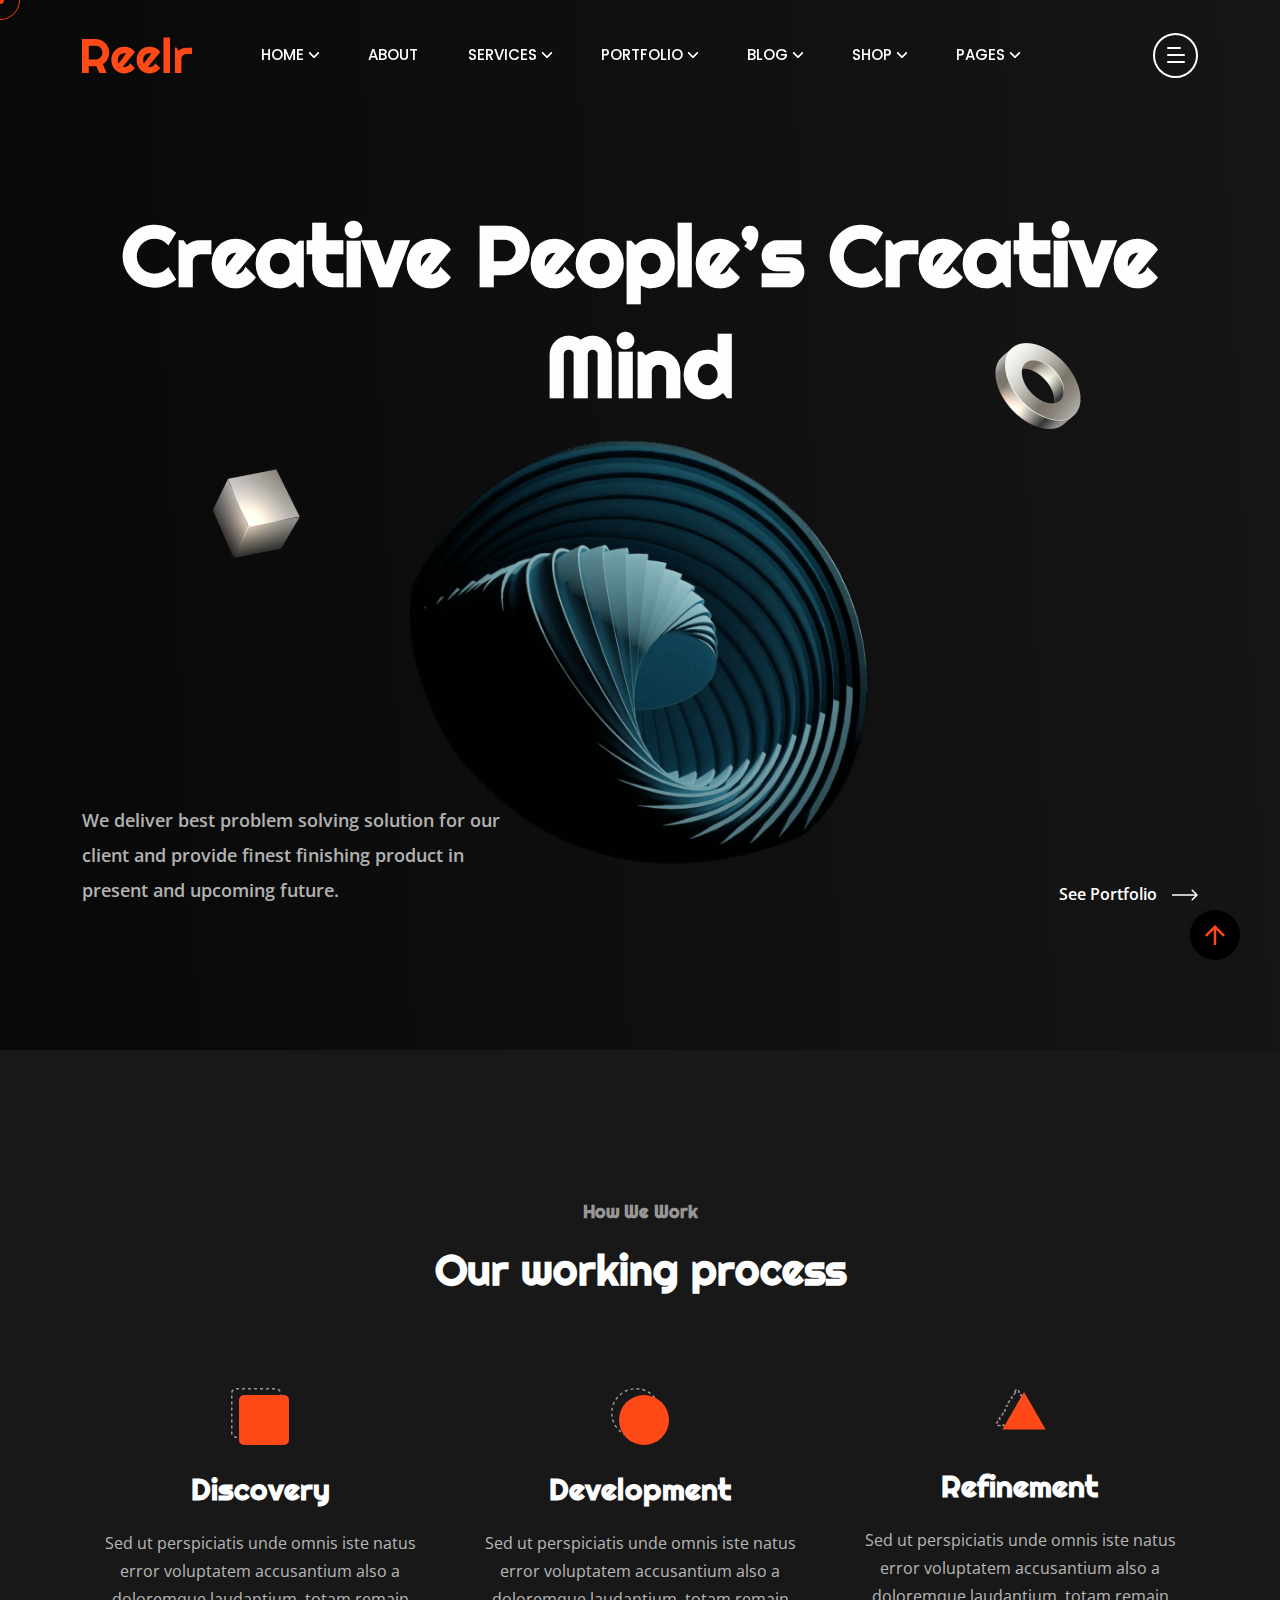
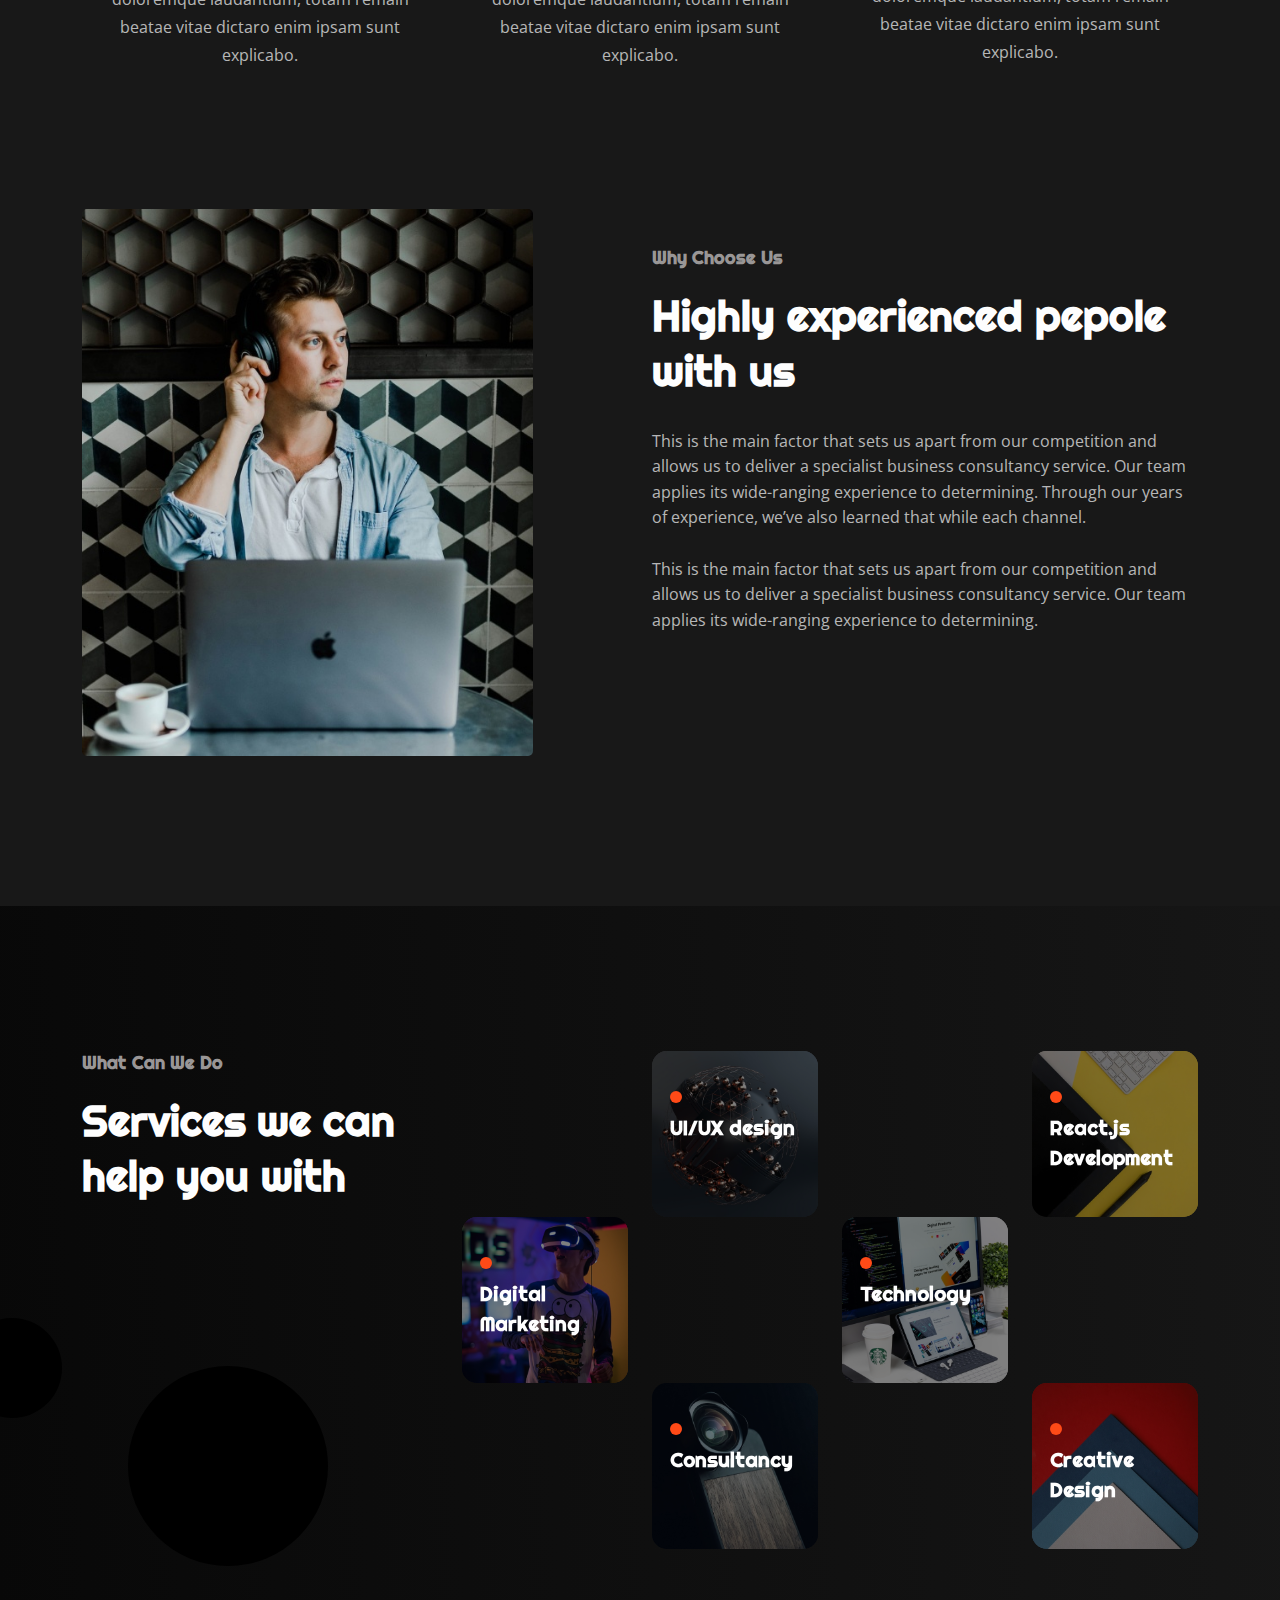
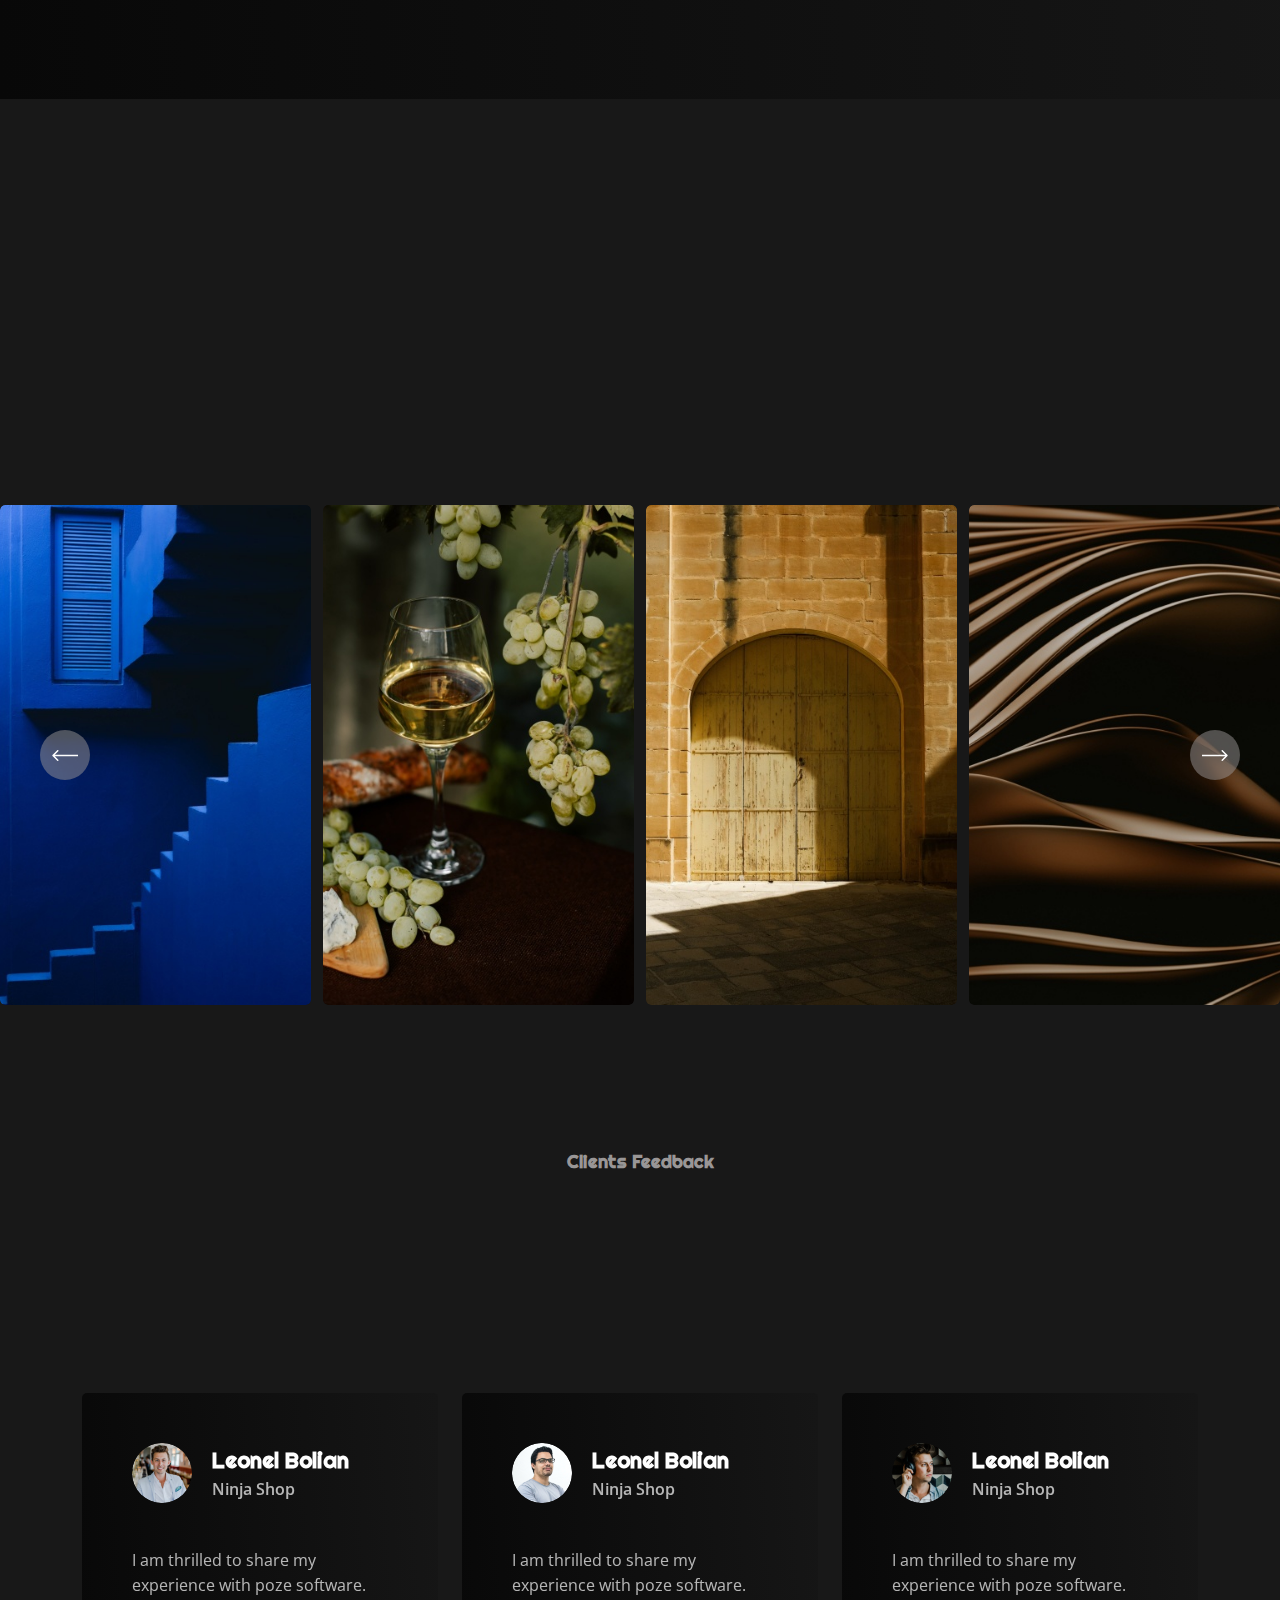
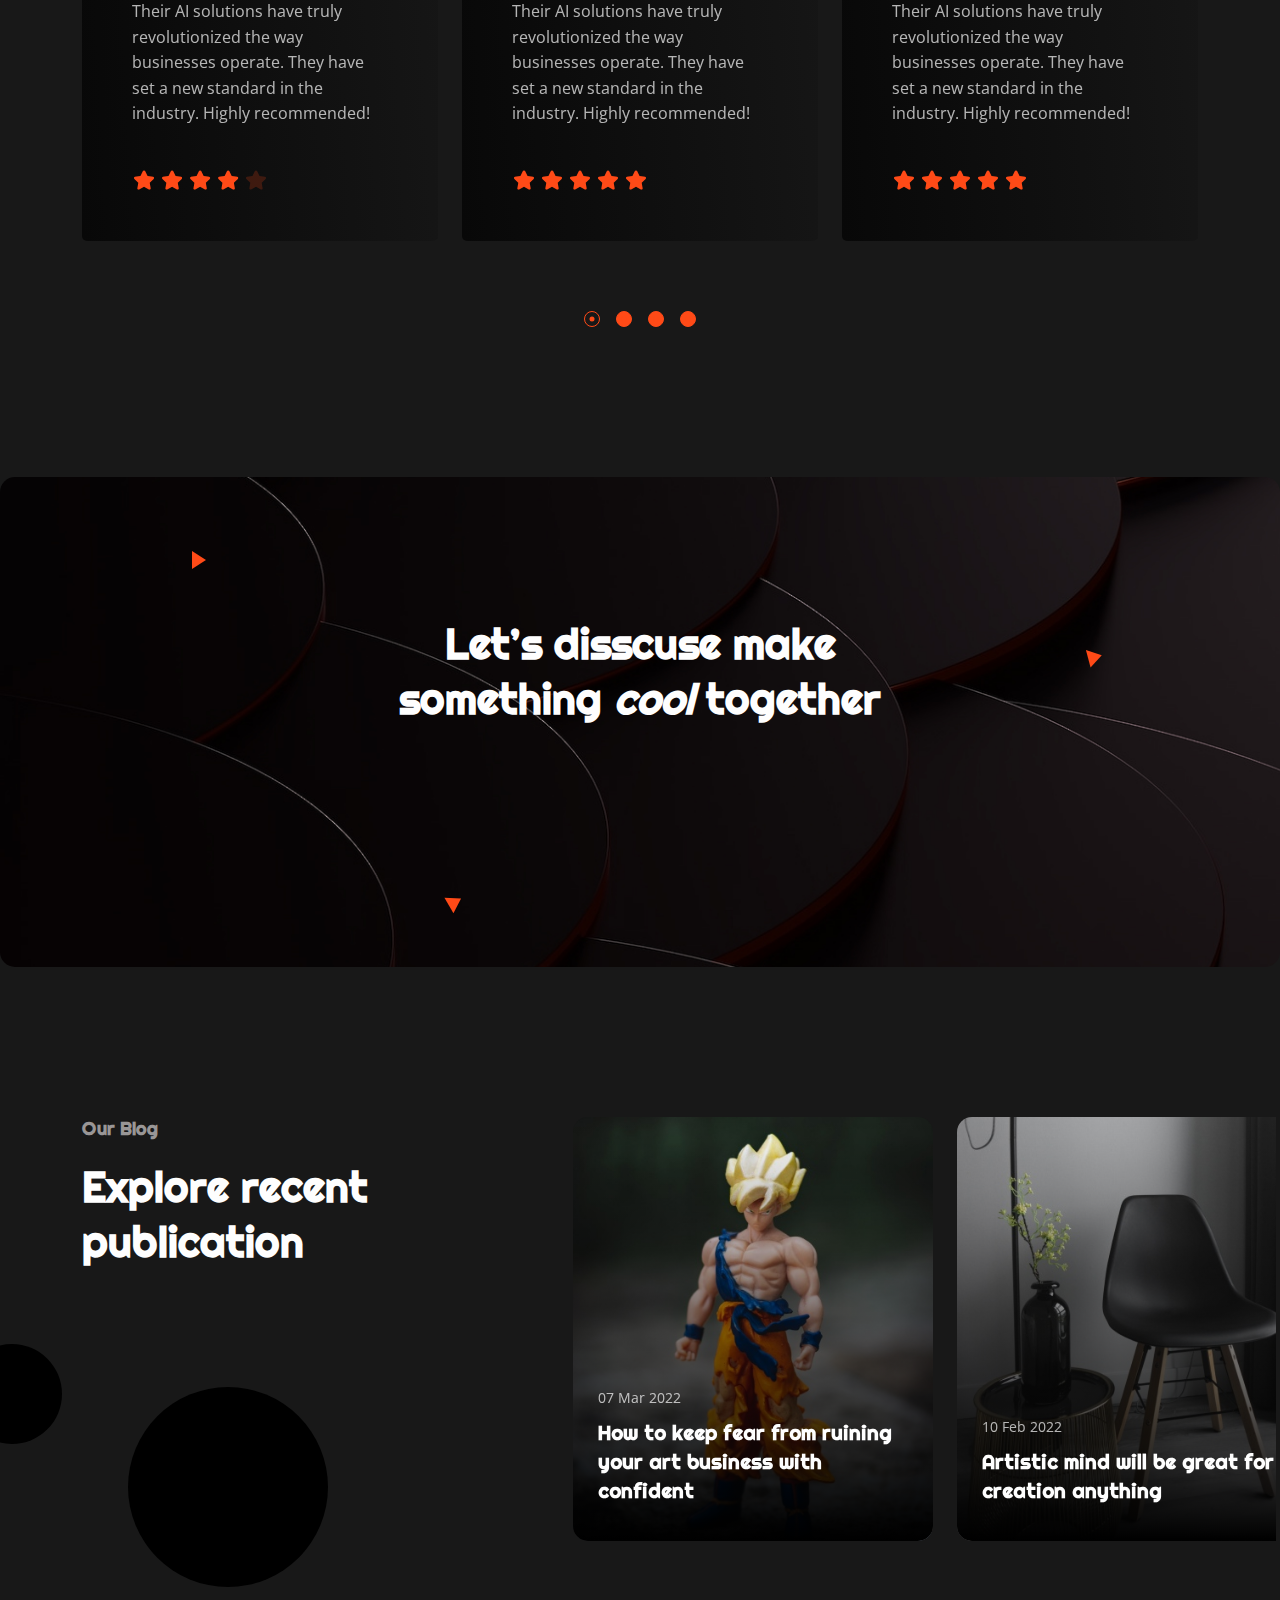
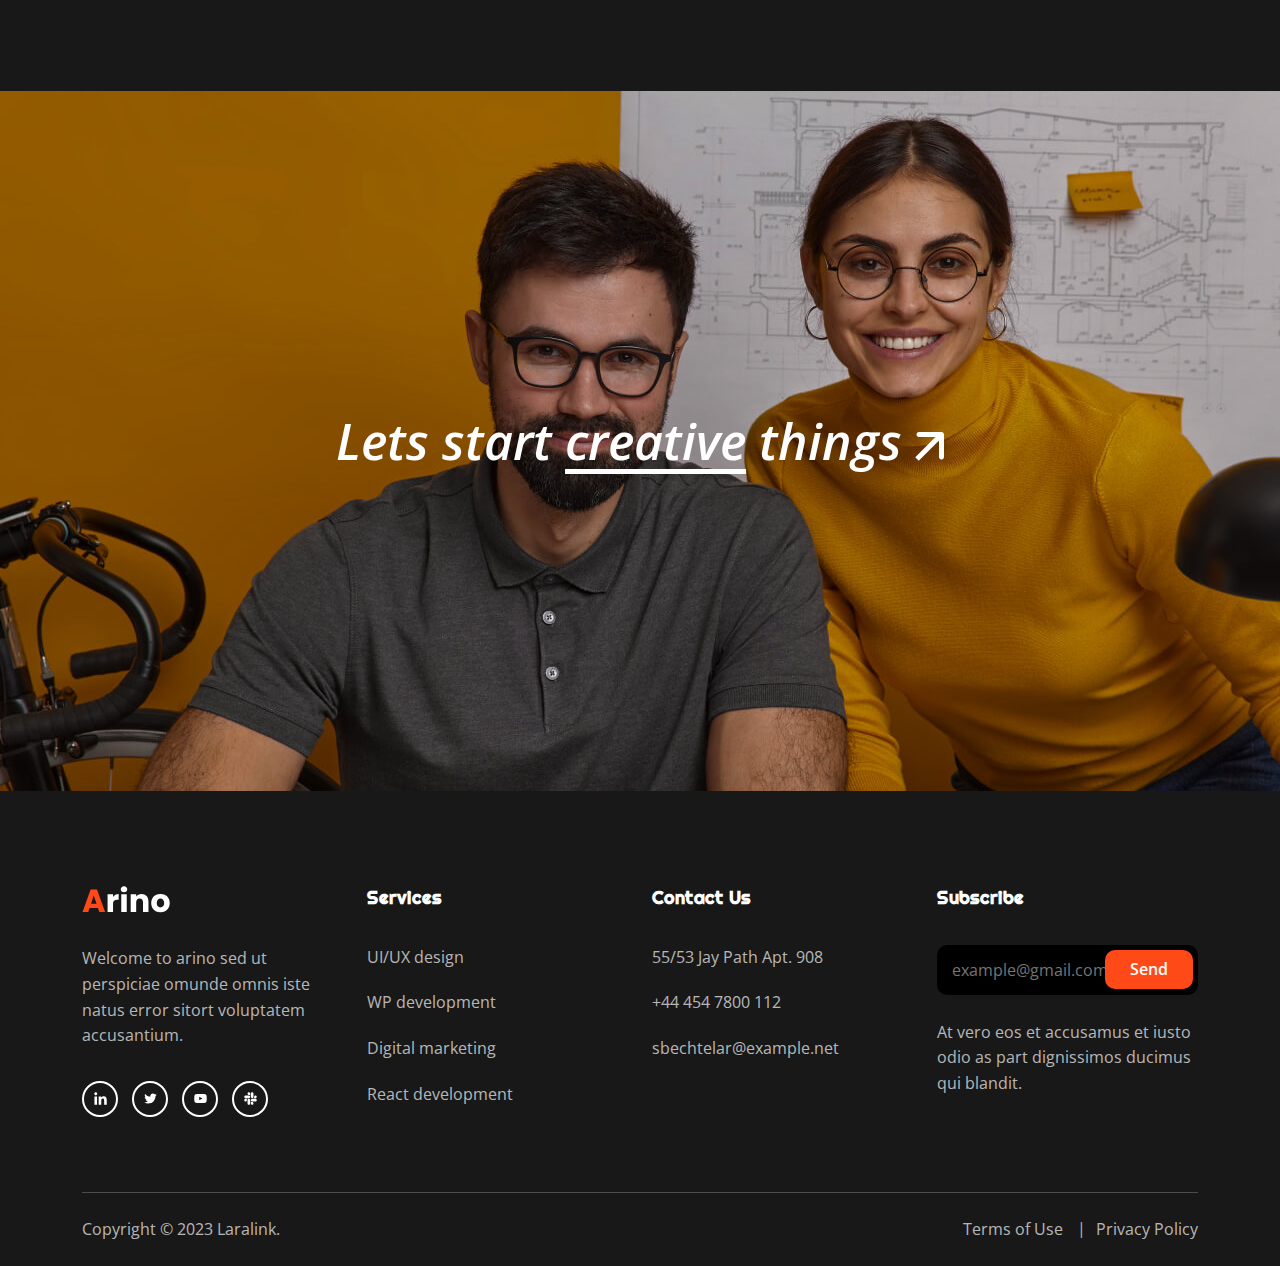
<file: creative-solution.html>
<!DOCTYPE html>
<html class="no-js" lang="en">
  <head>
    <!-- Meta Tags -->
    <meta charset="utf-8">
    <meta http-equiv="x-ua-compatible" content="ie=edge">
    <meta name="viewport" content="width=device-width, initial-scale=1">
    <meta name="author" content="Laralink">
    <!-- Favicon Icon -->
    <link rel="icon" href="assets/img/favicon.png">
    <!-- Site Title -->
    <title>Arino - Creative Solution Agency Template</title>
    <link rel="stylesheet" href="assets/css/plugins/bootstrap.min.css">
    <link rel="stylesheet" href="assets/css/plugins/fontawesome.min.css">
    <link rel="stylesheet" href="assets/css/plugins/slick.css">
    <link rel="stylesheet" href="assets/css/plugins/lightgallery.min.css">
    <link rel="stylesheet" href="assets/css/plugins/animate.css">
    <link rel="stylesheet" href="assets/css/style.css">
  </head>
  <body>
    <div class="cs-preloader cs-center">
      <div class="cs-preloader_in"></div>
    </div>
    <!-- Start Header Section -->
    <header class="cs-site_header cs-style1 text-uppercase cs-sticky_header">
      <div class="cs-main_header">
        <div class="container">
          <div class="cs-main_header_in">
            <div class="cs-main_header_left">
              <a class="cs-site_branding" href="index.html">
                <img src="assets/img/logo.svg" alt="Logo">
              </a>
            </div>
            <div class="cs-main_header_center">
              <div class="cs-nav cs-primary_font cs-medium">
                <ul class="cs-nav_list">
                  <li class="menu-item-has-children cs-mega_menu">
                    <a href="index.html">Home</a>
                    <ul class="cs-mega_wrapper">
                      <li>
                        <ul>
                          <li>
                            <a href="index.html" class="cs-nav_list_img">
                              <img src="assets/img/demo/main-home.jpeg" alt="Thumb">
                            </a>
                            <a href="index.html">Main Home</a>
                          </li>
                          <li>
                            <a href="architecture-agency.html" class="cs-nav_list_img">
                              <img src="assets/img/demo/architecture-agency.jpeg" alt="Thumb">
                            </a>
                            <a href="architecture-agency.html">Architecture Agency</a>
                            <span class="cs-header_badge">New</span>
                          </li>
                        </ul>
                      </li>
                      <li>
                        <ul>
                          <li>
                            <a href="photography-agency.html" class="cs-nav_list_img">
                              <img src="assets/img/demo/photography-agency.jpeg" alt="Thumb">
                            </a>
                            <a href="photography-agency.html">Photography Agency</a>
                          </li>
                          <li>
                            <a href="creative-solution.html" class="cs-nav_list_img">
                              <img src="assets/img/demo/creative-solution.jpeg" alt="Thumb">
                            </a>
                            <a href="creative-solution.html">Creative Solution</a>
                            <span class="cs-header_badge">New</span>
                          </li>
                        </ul>
                      </li>
                      <li>
                        <ul>
                          <li>
                            <a href="creative-portfolio.html" class="cs-nav_list_img">
                              <img src="assets/img/demo/portfolio.jpeg" alt="Thumb">
                            </a>
                            <a href="creative-portfolio.html">Creative Portfolio</a>
                          </li>
                          <li>
                            <a href="personal-portfolio.html" class="cs-nav_list_img">
                              <img src="assets/img/demo/personal-portfolio.jpeg" alt="Thumb">
                              <span class="cs-header_badge">New</span>
                            </a>
                            <a href="personal-portfolio.html">Personal Portfolio</a>
                          </li>
                        </ul>
                      </li>
                      <li>
                        <ul>
                          <li>
                            <a href="digital-agency.html" class="cs-nav_list_img">
                              <img src="assets/img/demo/digital-agency.jpeg" alt="Thumb">
                            </a>
                            <a href="digital-agency.html">Digital Agency</a>
                          </li>
                          <li>
                            <a href="https://arino-html-rtl.vercel.app" target="_blank" class="cs-nav_list_img">
                              <img src="assets/img/demo/rtl.jpeg" alt="Thumb">
                            </a>
                            <a href="https://arino-html-rtl.vercel.app" target="_blank">RTL Demo</a>
                          </li>
                        </ul>
                      </li>
                      <li>
                        <ul>
                          <li>
                            <a href="marketing-agency.html" class="cs-nav_list_img">
                              <img src="assets/img/demo/marketing.jpeg" alt="Thumb">
                            </a>
                            <a href="marketing-agency.html">Marketing Agency</a>
                          </li>
                          <li>
                            <a href="showcase-portfolio.html" class="cs-nav_list_img">
                              <img src="assets/img/demo/portfolio-showcase.jpeg" alt="Thumb">
                            </a>
                            <a href="showcase-portfolio.html">Portfolio Showcase</a>
                          </li>
                          <li>
                            <a href="case-study-showcase.html" class="cs-nav_list_img">
                              <img src="assets/img/demo/case-study-showcase.jpeg" alt="Thumb">
                            </a>
                            <a href="case-study-showcase.html">Case Study Showcase</a>
                          </li>
                        </ul>
                      </li>
                      <li>
                        <ul>
                          <li>
                            <a href="freelancer-agency.html" class="cs-nav_list_img">
                              <img src="assets/img/demo/freelancer-agency.jpeg" alt="Thumb">
                            </a>
                            <a href="freelancer-agency.html">Freelancing Agency</a>
                          </li>
                          <li>
                            <a href="video-showcase.html" class="cs-nav_list_img">
                              <img src="assets/img/demo/video-showcase.jpeg" alt="Thumb">
                              <span class="cs-header_badge">New</span>
                            </a>
                            <a href="video-showcase.html">Video Showcase</a>
                          </li>
                        </ul>
                      </li>
                    </ul>
                  </li>
                  <li>
                    <a href="about.html">About</a>
                  </li>
                  <li class="menu-item-has-children">
                    <a href="service.html">Services</a>
                    <ul>
                      <li>
                        <a href="service.html">Services</a>
                      </li>
                      <li>
                        <a href="service-details.html">Service Details</a>
                      </li>
                    </ul>
                  </li>
                  <li class="menu-item-has-children">
                    <a href="portfolio.html">Portfolio</a>
                    <ul>
                      <li>
                        <a href="portfolio.html">Portfolio</a>
                      </li>
                      <li>
                        <a href="portfolio-details.html">Portfolio Details</a>
                      </li>
                    </ul>
                  </li>
                  <li class="menu-item-has-children">
                    <a href="blog.html">Blog</a>
                    <ul>
                      <li>
                        <a href="blog.html">Blog</a>
                      </li>
                      <li>
                        <a href="blog-details.html">Blog Details</a>
                      </li>
                    </ul>
                  </li>
                  <li class="menu-item-has-children">
                    <a href="shop.html">Shop</a>
                    <ul>
                      <li>
                        <a href="shop.html">Our Shop</a>
                      </li>
                      <li>
                        <a href="shop-product-details.html">Shop Details</a>
                      </li>
                      <li>
                        <a href="shop-cart.html">Cart</a>
                      </li>
                      <li>
                        <a href="shop-checkout.html">Checkout</a>
                      </li>
                      <li>
                        <a href="shop-order-recived.html">Success Order</a>
                      </li>
                      <li>
                        <a href="shop-wishlist.html">Wishlist</a>
                      </li>
                    </ul>
                  </li>
                  <li class="menu-item-has-children">
                    <a href="#">Pages</a>
                    <ul>
                      <li>
                        <a href="contact.html">Contact</a>
                      </li>
                      <li>
                        <a href="team.html">Team</a>
                      </li>
                      <li>
                        <a href="team-details.html">Team Details</a>
                      </li>
                      <li>
                        <a href="case-study.html">Case Study Details</a>
                      </li>
                      <li>
                        <a href="faq.html">FAQ</a>
                      </li>
                    </ul>
                  </li>
                </ul>
              </div>
            </div>
            <div class="cs-main_header_right">
              <div class="cs-toolbox">
                <span class="cs-icon_btn">
                  <span class="cs-icon_btn_in">
                    <span></span>
                    <span></span>
                    <span></span>
                    <span></span>
                  </span>
                </span>
              </div>
            </div>
          </div>
        </div>
      </div>
    </header>
    <div class="cs-side_header">
      <button class="cs-close"></button>
      <div class="cs-side_header_overlay"></div>
      <div class="cs-side_header_in">
        <div class="cs-side_header_shape"></div>
        <a class="cs-site_branding" href="index.html">
          <img src="assets/img/footer_logo.svg" alt="Logo">
        </a>
        <div class="cs-side_header_box">
          <h2 class="cs-side_header_heading"> Do you have a project in your <br> mind? Keep connect us. </h2>
        </div>
        <div class="cs-side_header_box">
          <h3 class="cs-side_header_title cs-primary_color">Contact Us</h3>
          <ul class="cs-contact_info cs-style1 cs-mp0">
            <li>
              <svg width="18" height="18" viewBox="0 0 18 18" fill="none" xmlns="http://www.w3.org/2000/svg">
                <path d="M17 12.5C15.75 12.5 14.55 12.3 13.43 11.93C13.08 11.82 12.69 11.9 12.41 12.17L10.21 14.37C7.38 12.93 5.06 10.62 3.62 7.79L5.82 5.58C6.1 5.31 6.18 4.92 6.07 4.57C5.7 3.45 5.5 2.25 5.5 1C5.5 0.45 5.05 0 4.5 0H1C0.45 0 0 0.45 0 1C0 10.39 7.61 18 17 18C17.55 18 18 17.55 18 17V13.5C18 12.95 17.55 12.5 17 12.5ZM9 0V10L12 7H18V0H9Z" fill="#FF4A17" />
              </svg>
              <span>+44 454 7800 112</span>
            </li>
            <li>
              <svg width="20" height="18" viewBox="0 0 20 18" fill="none" xmlns="http://www.w3.org/2000/svg">
                <path d="M20 6.98V16C20 17.1 19.1 18 18 18H2C0.9 18 0 17.1 0 16V4C0 2.9 0.9 2 2 2H12.1C12.04 2.32 12 2.66 12 3C12 4.48 12.65 5.79 13.67 6.71L10 9L2 4V6L10 11L15.3 7.68C15.84 7.88 16.4 8 17 8C18.13 8 19.16 7.61 20 6.98ZM14 3C14 4.66 15.34 6 17 6C18.66 6 20 4.66 20 3C20 1.34 18.66 0 17 0C15.34 0 14 1.34 14 3Z" fill="#FF4A17" />
              </svg>
              <span>infotech@arino.com</span>
            </li>
            <li>
              <svg width="14" height="20" viewBox="0 0 14 20" fill="none" xmlns="http://www.w3.org/2000/svg">
                <path d="M7 0C3.13 0 0 3.13 0 7C0 12.25 7 20 7 20C7 20 14 12.25 14 7C14 3.13 10.87 0 7 0ZM7 9.5C5.62 9.5 4.5 8.38 4.5 7C4.5 5.62 5.62 4.5 7 4.5C8.38 4.5 9.5 5.62 9.5 7C9.5 8.38 8.38 9.5 7 9.5Z" fill="#FF4A17" />
              </svg>
              <span>50 Wall Street Suite, 44150 <br>Ohio, United States </span>
            </li>
          </ul>
        </div>
        <div class="cs-side_header_box">
          <h3 class="cs-side_header_title cs-primary_color">Subscribe</h3>
          <div class="cs-newsletter cs-style1">
            <form action="#" class="cs-newsletter_form">
              <input type="email" class="cs-newsletter_input" placeholder="example@gmail.com">
              <button class="cs-newsletter_btn">
                <span>Send</span>
              </button>
            </form>
            <div class="cs-newsletter_text"> At vero eos et accusamus et iusto odio as part dignissimos ducimus qui blandit. </div>
          </div>
        </div>
        <div class="cs-side_header_box">
          <div class="cs-social_btns cs-style1">
            <a href="#" class="cs-center">
              <svg width="15" height="15" viewBox="0 0 15 15" fill="none" xmlns="http://www.w3.org/2000/svg">
                <path d="M4.04799 13.7497H1.45647V5.4043H4.04799V13.7497ZM2.75084 4.2659C1.92215 4.2659 1.25 3.57952 1.25 2.75084C1.25 2.35279 1.40812 1.97105 1.68958 1.68958C1.97105 1.40812 2.35279 1.25 2.75084 1.25C3.14888 1.25 3.53063 1.40812 3.81209 1.68958C4.09355 1.97105 4.25167 2.35279 4.25167 2.75084C4.25167 3.57952 3.57924 4.2659 2.75084 4.2659ZM13.7472 13.7497H11.1613V9.68722C11.1613 8.71903 11.1417 7.4774 9.81389 7.4774C8.46652 7.4774 8.26004 8.5293 8.26004 9.61747V13.7497H5.67132V5.4043H8.15681V6.54269H8.19308C8.53906 5.887 9.38421 5.19503 10.6451 5.19503C13.2679 5.19503 13.75 6.92215 13.75 9.16546V13.7497H13.7472Z" fill="white"></path>
              </svg>
            </a>
            <a href="#" class="cs-center">
              <svg width="13" height="11" viewBox="0 0 13 11" fill="none" xmlns="http://www.w3.org/2000/svg">
                <path d="M11.4651 2.95396C11.4731 3.065 11.4731 3.17606 11.4731 3.2871C11.4731 6.67383 8.89535 10.5761 4.18402 10.5761C2.73255 10.5761 1.38421 10.1557 0.25 9.42608C0.456226 9.44986 0.654494 9.4578 0.868655 9.4578C2.06629 9.4578 3.16879 9.0533 4.04918 8.36326C2.92291 8.33946 1.97906 7.60183 1.65386 6.5866C1.81251 6.61038 1.97112 6.62624 2.1377 6.62624C2.36771 6.62624 2.59774 6.59451 2.81188 6.53901C1.63802 6.30105 0.757595 5.26996 0.757595 4.02472V3.99301C1.09864 4.18336 1.49524 4.30233 1.91558 4.31818C1.22554 3.85814 0.773464 3.07294 0.773464 2.1846C0.773464 1.70872 0.900344 1.27249 1.12244 0.891774C2.38355 2.44635 4.27919 3.46156 6.40481 3.57262C6.36516 3.38226 6.34136 3.184 6.34136 2.9857C6.34136 1.57388 7.4835 0.423828 8.90323 0.423828C9.64086 0.423828 10.3071 0.733156 10.7751 1.23284C11.354 1.1218 11.9093 0.907643 12.401 0.614185C12.2106 1.20906 11.8061 1.70875 11.2748 2.02598C11.7903 1.97049 12.29 1.82769 12.75 1.62942C12.4011 2.13702 11.9648 2.5891 11.4651 2.95396V2.95396Z" fill="white"></path>
              </svg>
            </a>
            <a href="#" class="cs-center">
              <svg width="13" height="9" viewBox="0 0 13 9" fill="none" xmlns="http://www.w3.org/2000/svg">
                <path d="M12.4888 1.48066C12.345 0.939353 11.9215 0.513038 11.3837 0.368362C10.4089 0.105469 6.5 0.105469 6.5 0.105469C6.5 0.105469 2.59116 0.105469 1.61633 0.368362C1.07853 0.513061 0.65496 0.939353 0.5112 1.48066C0.25 2.4618 0.25 4.50887 0.25 4.50887C0.25 4.50887 0.25 6.55595 0.5112 7.53709C0.65496 8.0784 1.07853 8.48695 1.61633 8.63163C2.59116 8.89452 6.5 8.89452 6.5 8.89452C6.5 8.89452 10.4088 8.89452 11.3837 8.63163C11.9215 8.48695 12.345 8.0784 12.4888 7.53709C12.75 6.55595 12.75 4.50887 12.75 4.50887C12.75 4.50887 12.75 2.4618 12.4888 1.48066V1.48066ZM5.22158 6.36746V2.65029L8.48861 4.50892L5.22158 6.36746V6.36746Z" fill="white"></path>
              </svg>
            </a>
            <a href="#" class="cs-center">
              <svg width="13" height="13" viewBox="0 0 13 13" fill="none" xmlns="http://www.w3.org/2000/svg">
                <path d="M2.87612 8.149C2.87612 8.87165 2.28571 9.46205 1.56306 9.46205C0.840402 9.46205 0.25 8.87165 0.25 8.149C0.25 7.42634 0.840402 6.83594 1.56306 6.83594H2.87612V8.149ZM3.53795 8.149C3.53795 7.42634 4.12835 6.83594 4.851 6.83594C5.57366 6.83594 6.16406 7.42634 6.16406 8.149V11.4369C6.16406 12.1596 5.57366 12.75 4.851 12.75C4.12835 12.75 3.53795 12.1596 3.53795 11.4369V8.149ZM4.851 2.87612C4.12835 2.87612 3.53795 2.28571 3.53795 1.56306C3.53795 0.840402 4.12835 0.25 4.851 0.25C5.57366 0.25 6.16406 0.840402 6.16406 1.56306V2.87612H4.851V2.87612ZM4.851 3.53795C5.57366 3.53795 6.16406 4.12835 6.16406 4.851C6.16406 5.57366 5.57366 6.16406 4.851 6.16406H1.56306C0.840402 6.16406 0.25 5.57366 0.25 4.851C0.25 4.12835 0.840402 3.53795 1.56306 3.53795H4.851V3.53795ZM10.1239 4.851C10.1239 4.12835 10.7143 3.53795 11.4369 3.53795C12.1596 3.53795 12.75 4.12835 12.75 4.851C12.75 5.57366 12.1596 6.16406 11.4369 6.16406H10.1239V4.851V4.851ZM9.46205 4.851C9.46205 5.57366 8.87165 6.16406 8.149 6.16406C7.42634 6.16406 6.83594 5.57366 6.83594 4.851V1.56306C6.83594 0.840402 7.42634 0.25 8.149 0.25C8.87165 0.25 9.46205 0.840402 9.46205 1.56306V4.851V4.851ZM8.149 10.1239C8.87165 10.1239 9.46205 10.7143 9.46205 11.4369C9.46205 12.1596 8.87165 12.75 8.149 12.75C7.42634 12.75 6.83594 12.1596 6.83594 11.4369V10.1239H8.149ZM8.149 9.46205C7.42634 9.46205 6.83594 8.87165 6.83594 8.149C6.83594 7.42634 7.42634 6.83594 8.149 6.83594H11.4369C12.1596 6.83594 12.75 7.42634 12.75 8.149C12.75 8.87165 12.1596 9.46205 11.4369 9.46205H8.149Z" fill="white"></path>
              </svg>
            </a>
          </div>
        </div>
      </div>
    </div>
    <!-- End Header Section -->
    <!-- Start Hero -->
    <div class="cs-hero cs-style7" id="home">
      <div class="container">
        <h1 class="cs-hero_title wow fadeInUp" data-wow-duration="0.8s" data-wow-delay="0.2s">Creative People’s Creative Mind</h1>
      </div>
      <div class="container">
        <div class="cs-hero_text_in">
          <div class="cs-hero_subtitle">We deliver best problem solving solution for our client and provide finest finishing product in present and upcoming future.</div>
          <div class="cs-hero_btn">
            <a href="portfolio.html" class="cs-text_btn">
              <span>See Portfolio</span>
              <svg width="26" height="12" viewBox="0 0 26 12" fill="none" xmlns="http://www.w3.org/2000/svg">
                <path d="M25.5303 6.53033C25.8232 6.23744 25.8232 5.76256 25.5303 5.46967L20.7574 0.696699C20.4645 0.403806 19.9896 0.403806 19.6967 0.696699C19.4038 0.989593 19.4038 1.46447 19.6967 1.75736L23.9393 6L19.6967 10.2426C19.4038 10.5355 19.4038 11.0104 19.6967 11.3033C19.9896 11.5962 20.4645 11.5962 20.7574 11.3033L25.5303 6.53033ZM0 6.75H25V5.25H0V6.75Z" fill="currentColor"></path>
              </svg>                
            </a>
          </div>
        </div>
      </div>
      <div class="cs-hero_img_1"><img src="assets/img/hero_img_2.png" alt="Hero Img"></div>
      <div class="cs-hero_img_2"><img src="assets/img/hero_img_3.png" alt="Hero Img"></div>
      <div class="cs-hero_img_3"><img src="assets/img/hero_img_4.png" alt="Hero Img"></div>
    </div>
    <!-- End Hero -->
    <div class="cs-height_150 cs-height_lg_80"></div>
    <!-- Start Icon Box -->
    <div class="container">
      <div class="cs-section_heading cs-style1 text-center">
        <h3 class="cs-section_subtitle">How We Work</h3>
        <h2 class="cs-section_title">Our working process</h2>
      </div>
      <div class="cs-height_90 cs-height_lg_45"></div>
      <div class="row">
        <div class="col-lg-4">
          <div class="cs-iconbox cs-style2 text-center">
            <div class="cs-iconbox_icon">
              <svg width="58" height="57" viewBox="0 0 58 57" fill="none" xmlns="http://www.w3.org/2000/svg">
                <rect x="0.75" y="0.75" width="48.5" height="48.5" rx="4.25" stroke="#999696" stroke-width="1.5" stroke-dasharray="3 3"/>
                <rect x="8" y="7" width="50" height="50" rx="5" fill="#FF4A17"/>
              </svg>              
            </div>
            <h2 class="cs-iconbox_title">Discovery</h2>
            <div class="cs-iconbox_subtitle">Sed ut perspiciatis unde omnis iste natus error voluptatem accusantium also a doloremque laudantium, totam remain beatae vitae dictaro enim ipsam sunt explicabo.</div>
          </div>
          <div class="cs-height_30 cs-height_lg_35"></div>
        </div>
        <div class="col-lg-4">
          <div class="cs-iconbox cs-style2 text-center">
            <div class="cs-iconbox_icon">
              <svg width="58" height="57" viewBox="0 0 58 57" fill="none" xmlns="http://www.w3.org/2000/svg">
                <circle cx="25" cy="25" r="24.25" stroke="#999696" stroke-width="1.5" stroke-dasharray="3 3"/>
                <circle cx="33" cy="32" r="25" fill="#FF4A17"/>
              </svg>                            
            </div>
            <h2 class="cs-iconbox_title">Development</h2>
            <div class="cs-iconbox_subtitle">Sed ut perspiciatis unde omnis iste natus error voluptatem accusantium also a doloremque laudantium, totam remain beatae vitae dictaro enim ipsam sunt explicabo.</div>
          </div>
          <div class="cs-height_30 cs-height_lg_35"></div>
        </div>
        <div class="col-lg-4">
          <div class="cs-iconbox cs-style2 text-center">
            <div class="cs-iconbox_icon">
              <svg width="57" height="54" viewBox="0 0 57 54" fill="none" xmlns="http://www.w3.org/2000/svg">
                <path d="M22.6803 4.01786L24.2268 1.33929L24.8763 1.71429L25 1.5L25.1237 1.71429L25.7732 1.33929L27.3197 4.01786L26.6702 4.39286L28.2167 7.07143L28.8662 6.69643L30.4127 9.375L29.7631 9.75L31.3096 12.4286L31.9591 12.0536L33.5056 14.7321L32.8561 15.1071L34.4026 17.7857L35.0521 17.4107L36.5986 20.0893L35.949 20.4643L37.4955 23.1429L38.145 22.7679L39.6915 25.4464L39.042 25.8214L40.5885 28.5L41.238 28.125L42.7845 30.8036L42.1349 31.1786L43.6814 33.8571L44.3309 33.4821L45.8774 36.1607L45.2279 36.5357L45.3516 36.75H45.1042V37.5H42.0112V36.75H38.9183V37.5H35.8253V36.75H32.7324V37.5H29.6394V36.75H26.5465V37.5H23.4535V36.75H20.3606V37.5H17.2676V36.75H14.1747V37.5H11.0817V36.75H7.98879V37.5H4.89584V36.75H4.6484L4.77212 36.5357L4.1226 36.1607L5.66908 33.4821L6.3186 33.8571L7.86507 31.1786L7.21555 30.8036L8.76202 28.125L9.41154 28.5L10.958 25.8214L10.3085 25.4464L11.855 22.7679L12.5045 23.1429L14.051 20.4643L13.4014 20.0893L14.9479 17.4107L15.5974 17.7857L17.1439 15.1071L16.4944 14.7321L18.0409 12.0536L18.6904 12.4286L20.2369 9.75L19.5873 9.375L21.1338 6.69643L21.7833 7.07143L23.3298 4.39286L22.6803 4.01786Z" stroke="#999696" stroke-width="1.5" stroke-dasharray="3 3"/>
                <path d="M32 4L53.6506 41.5H10.3494L32 4Z" fill="#FF4A17"/>
              </svg>                            
            </div>
            <h2 class="cs-iconbox_title">Refinement</h2>
            <div class="cs-iconbox_subtitle">Sed ut perspiciatis unde omnis iste natus error voluptatem accusantium also a doloremque laudantium, totam remain beatae vitae dictaro enim ipsam sunt explicabo.</div>
          </div>
          <div class="cs-height_30 cs-height_lg_35"></div>
        </div>
      </div>
    </div>
    <!-- End Icon Box -->
    <!-- Start About Us -->
    <section>
      <div class="cs-height_110 cs-height_lg_40"></div>
      <div class="container">
        <div class="row align-items-center ">
          <div class="col-lg-5">
            <img src="assets/img/about_img_9.jpeg" alt="About" class="w-100 cs-radius_5">
          </div>
          <div class="col-lg-6 offset-lg-1">
            <div class="cs-height_0 cs-height_lg_40"></div>
            <div class="cs-section_heading cs-style1">
              <h3 class="cs-section_subtitle">Why Choose Us</h3>
              <h2 class="cs-section_title">Highly experienced pepole with us</h2>
              <div class="cs-height_30 cs-height_lg_20"></div>
              <p>This is the main factor that sets us apart from our competition and allows us to deliver a specialist business consultancy service. Our team applies its wide-ranging experience to determining. Through our years of experience, we’ve also learned that while each channel. <br><br>
              This is the main factor that sets us apart from our competition and allows us to deliver a specialist business consultancy service. Our team applies its wide-ranging experience to determining.
              </p>
              <div class="cs-height_45 cs-height_lg_20"></div>
              <a href="about.html" class="cs-text_btn wow fadeInLeft" data-wow-duration="0.8s" data-wow-delay="0.2s">
                <span>Learn More</span>
                <svg width="26" height="12" viewBox="0 0 26 12" fill="none" xmlns="http://www.w3.org/2000/svg">
                  <path d="M25.5303 6.53033C25.8232 6.23744 25.8232 5.76256 25.5303 5.46967L20.7574 0.696699C20.4645 0.403806 19.9896 0.403806 19.6967 0.696699C19.4038 0.989593 19.4038 1.46447 19.6967 1.75736L23.9393 6L19.6967 10.2426C19.4038 10.5355 19.4038 11.0104 19.6967 11.3033C19.9896 11.5962 20.4645 11.5962 20.7574 11.3033L25.5303 6.53033ZM0 6.75H25V5.25H0V6.75Z" fill="currentColor"></path>
                </svg>
              </a>
            </div>
          </div>
        </div>
      </div>
      <div class="cs-height_150 cs-height_lg_80"></div>
    </section>
    <!-- End About Us -->
    <!-- Start Service Section -->
    <section class="cs-shape_wrap_4 cs-parallax cs-gradient_1">
      <div class="cs-shape_4 cs-to_up"></div>
      <div class="cs-shape_4 cs-to_right"></div>
      <div class="cs-height_145 cs-height_lg_80"></div>
      <div class="container">
        <div class="row">
          <div class="col-xl-4">
            <div class="cs-section_heading cs-style1">
              <h3 class="cs-section_subtitle">What Can We Do</h3>
              <h2 class="cs-section_title">Services we can help you with</h2>
            </div>
            <div class="cs-height_90 cs-height_lg_45"></div>
          </div>
          <div class="col-xl-8">
            <div class="row">
              <div class="col-lg-3 col-sm-6 cs-hidden_mobile"></div>
              <div class="col-lg-3 col-sm-6">
                <div class="cs-hobble">
                  <a href="service-details.html" class="cs-card cs-style1 cs-hover_layer1">
                    <img src="assets/img/service_1.jpeg" alt="Service">
                    <div class="cs-card_overlay"></div>
                    <div class="cs-card_info">
                      <span class=" cs-hover_layer3 cs-accent_bg"></span>
                      <h2 class="cs-card_title">UI/UX design</h2>
                    </div>
                  </a>
                </div>
                <div class="cs-height_0 cs-height_lg_30"></div>
              </div>
              <div class="col-lg-3 col-sm-6 cs-hidden_mobile"></div>
              <div class="col-lg-3 col-sm-6">
                <div class="cs-hobble">
                  <a href="service-details.html" class="cs-card cs-style1 cs-hover_layer1">
                    <img src="assets/img/service_2.jpeg" alt="Service">
                    <div class="cs-card_overlay"></div>
                    <div class="cs-card_info">
                      <span class=" cs-hover_layer3 cs-accent_bg"></span>
                      <h2 class="cs-card_title">React.js Development</h2>
                    </div>
                  </a>
                </div>
                <div class="cs-height_0 cs-height_lg_30"></div>
              </div>
              <div class="col-lg-3 col-sm-6">
                <div class="cs-hobble">
                  <a href="service-details.html" class="cs-card cs-style1 cs-hover_layer1">
                    <img src="assets/img/service_3.jpeg" alt="Service">
                    <div class="cs-card_overlay"></div>
                    <div class="cs-card_info">
                      <span class=" cs-hover_layer3 cs-accent_bg"></span>
                      <h2 class="cs-card_title">Digital Marketing</h2>
                    </div>
                  </a>
                </div>
                <div class="cs-height_0 cs-height_lg_30"></div>
              </div>
              <div class="col-lg-3 col-sm-6 cs-hidden_mobile"></div>
              <div class="col-lg-3 col-sm-6">
                <div class="cs-hobble">
                  <a href="service-details.html" class="cs-card cs-style1 cs-hover_layer1">
                    <img src="assets/img/service_4.jpeg" alt="Service">
                    <div class="cs-card_overlay"></div>
                    <div class="cs-card_info">
                      <span class=" cs-hover_layer3 cs-accent_bg"></span>
                      <h2 class="cs-card_title">Technology</h2>
                    </div>
                  </a>
                </div>
                <div class="cs-height_0 cs-height_lg_30"></div>
              </div>
              <div class="col-lg-3 col-sm-6 cs-hidden_mobile"></div>
              <div class="col-lg-3 col-sm-6 cs-hidden_mobile"></div>
              <div class="col-lg-3 col-sm-6">
                <div class="cs-hobble">
                  <a href="service-details.html" class="cs-card cs-style1 cs-hover_layer1">
                    <img src="assets/img/service_5.jpeg" alt="Service">
                    <div class="cs-card_overlay"></div>
                    <div class="cs-card_info">
                      <span class=" cs-hover_layer3 cs-accent_bg"></span>
                      <h2 class="cs-card_title">Consultancy</h2>
                    </div>
                  </a>
                </div>
                <div class="cs-height_0 cs-height_lg_30"></div>
              </div>
              <div class="col-lg-3 col-sm-6 cs-hidden_mobile"></div>
              <div class="col-lg-3 col-sm-6">
                <div class="cs-hobble">
                  <a href="service-details.html" class="cs-card cs-style1 cs-hover_layer1">
                    <img src="assets/img/service_6.jpeg" alt="Service">
                    <div class="cs-card_overlay"></div>
                    <div class="cs-card_info">
                      <span class=" cs-hover_layer3 cs-accent_bg"></span>
                      <h2 class="cs-card_title">Creative Design</h2>
                    </div>
                  </a>
                </div>
                <div class="cs-height_0 cs-height_lg_30"></div>
              </div>
            </div>
          </div>
        </div>
      </div>
      <div class="cs-height_150 cs-height_lg_80"></div>
    </section>
    <!-- End Service Section -->
    <div class="cs-height_140 cs-height_lg_70"></div>    
    <!-- Start Portfolio Section -->
    <section>
      <div class="container">
        <h2 class="cs-font_50 cs-m0 cs-line_height_4 wow fadeInUp text-center" data-wow-duration="0.8s" data-wow-delay="0.2s">Our agile process is ability to adapt and respond to change. We work with love and joyfull together. Check our case study and portfolio.</h2>
      </div>
      <div class="cs-height_90 cs-height_lg_70"></div>
      <div class="cs-slider cs-style2 cs-gap-12">
        <div class="cs-slider_container" data-autoplay="0" data-loop="1" data-speed="600" data-center="0" data-slides-per-view="responsive" data-xs-slides="1" data-sm-slides="2" data-md-slides="3" data-lg-slides="4" data-add-slides="4">
          <div class="cs-slider_wrapper">
            <div class="cs-slide">
              <a href="portfolio-details.html" class="cs-portfolio cs-style1 cs-type2 cs-size3">
                <div class="cs-portfolio_hover"></div>
                <div class="cs-portfolio_bg cs-bg" data-src="assets/img/portfolio_48.jpeg"></div>
                <div class="cs-portfolio_info">
                  <div class="cs-portfolio_info_bg cs-accent_bg"></div>
                  <h2 class="cs-portfolio_title">Colorful Art Work</h2>
                  <div class="cs-portfolio_subtitle">See Details</div>
                </div>
              </a>
            </div><!-- .cs-slide -->
            <div class="cs-slide">
              <a href="portfolio-details.html" class="cs-portfolio cs-style1 cs-type2 cs-size3">
                <div class="cs-portfolio_hover"></div>
                <div class="cs-portfolio_bg cs-bg" data-src="assets/img/portfolio_49.jpeg"></div>
                <div class="cs-portfolio_info">
                  <div class="cs-portfolio_info_bg cs-accent_bg"></div>
                  <h2 class="cs-portfolio_title">Colorful Art Work</h2>
                  <div class="cs-portfolio_subtitle">See Details</div>
                </div>
              </a>
            </div><!-- .cs-slide -->
            <div class="cs-slide">
              <a href="portfolio-details.html" class="cs-portfolio cs-style1 cs-type2 cs-size3">
                <div class="cs-portfolio_hover"></div>
                <div class="cs-portfolio_bg cs-bg" data-src="assets/img/portfolio_50.jpeg"></div>
                <div class="cs-portfolio_info">
                  <div class="cs-portfolio_info_bg cs-accent_bg"></div>
                  <h2 class="cs-portfolio_title">Colorful Art Work</h2>
                  <div class="cs-portfolio_subtitle">See Details</div>
                </div>
              </a>
            </div><!-- .cs-slide -->
            <div class="cs-slide">
              <a href="portfolio-details.html" class="cs-portfolio cs-style1 cs-type2 cs-size3">
                <div class="cs-portfolio_hover"></div>
                <div class="cs-portfolio_bg cs-bg" data-src="assets/img/portfolio_51.jpeg"></div>
                <div class="cs-portfolio_info">
                  <div class="cs-portfolio_info_bg cs-accent_bg"></div>
                  <h2 class="cs-portfolio_title">Colorful Art Work</h2>
                  <div class="cs-portfolio_subtitle">See Details</div>
                </div>
              </a>
            </div><!-- .cs-slide -->
            <div class="cs-slide">
              <a href="portfolio-details.html" class="cs-portfolio cs-style1 cs-type2 cs-size3">
                <div class="cs-portfolio_hover"></div>
                <div class="cs-portfolio_bg cs-bg" data-src="assets/img/portfolio_48.jpeg"></div>
                <div class="cs-portfolio_info">
                  <div class="cs-portfolio_info_bg cs-accent_bg"></div>
                  <h2 class="cs-portfolio_title">Colorful Art Work</h2>
                  <div class="cs-portfolio_subtitle">See Details</div>
                </div>
              </a>
            </div><!-- .cs-slide -->
            <div class="cs-slide">
              <a href="portfolio-details.html" class="cs-portfolio cs-style1 cs-type2 cs-size3">
                <div class="cs-portfolio_hover"></div>
                <div class="cs-portfolio_bg cs-bg" data-src="assets/img/portfolio_49.jpeg"></div>
                <div class="cs-portfolio_info">
                  <div class="cs-portfolio_info_bg cs-accent_bg"></div>
                  <h2 class="cs-portfolio_title">Colorful Art Work</h2>
                  <div class="cs-portfolio_subtitle">See Details</div>
                </div>
              </a>
            </div><!-- .cs-slide -->
            <div class="cs-slide">
              <a href="portfolio-details.html" class="cs-portfolio cs-style1 cs-type2 cs-size3">
                <div class="cs-portfolio_hover"></div>
                <div class="cs-portfolio_bg cs-bg" data-src="assets/img/portfolio_50.jpeg"></div>
                <div class="cs-portfolio_info">
                  <div class="cs-portfolio_info_bg cs-accent_bg"></div>
                  <h2 class="cs-portfolio_title">Colorful Art Work</h2>
                  <div class="cs-portfolio_subtitle">See Details</div>
                </div>
              </a>
            </div><!-- .cs-slide -->
            <div class="cs-slide">
              <a href="portfolio-details.html" class="cs-portfolio cs-style1 cs-type2 cs-size3">
                <div class="cs-portfolio_hover"></div>
                <div class="cs-portfolio_bg cs-bg" data-src="assets/img/portfolio_51.jpeg"></div>
                <div class="cs-portfolio_info">
                  <div class="cs-portfolio_info_bg cs-accent_bg"></div>
                  <h2 class="cs-portfolio_title">Colorful Art Work</h2>
                  <div class="cs-portfolio_subtitle">See Details</div>
                </div>
              </a>
            </div><!-- .cs-slide -->
          </div>
        </div><!-- .cs-slider_container -->
        <div class="cs-pagination cs-style1 cs-hidden_desktop"></div>
        <div class="cs-slider_arrows cs-style2 cs-primary_color">
          <div class="cs-left_arrow cs-center">
            <svg width="26" height="13" viewBox="0 0 26 13" fill="none" xmlns="http://www.w3.org/2000/svg">
              <path d="M0.469791 5.96967C0.176899 6.26256 0.176899 6.73744 0.469791 7.03033L5.24276 11.8033C5.53566 12.0962 6.01053 12.0962 6.30342 11.8033C6.59632 11.5104 6.59632 11.0355 6.30342 10.7426L2.06078 6.5L6.30342 2.25736C6.59632 1.96447 6.59632 1.48959 6.30342 1.1967C6.01053 0.903806 5.53566 0.903806 5.24276 1.1967L0.469791 5.96967ZM26.0001 5.75L1.00012 5.75V7.25L26.0001 7.25V5.75Z" fill="currentColor"/>
            </svg>                  
          </div>
          <div class="cs-right_arrow cs-center">
            <svg width="26" height="13" viewBox="0 0 26 13" fill="none" xmlns="http://www.w3.org/2000/svg">
              <path d="M25.5305 7.03033C25.8233 6.73744 25.8233 6.26256 25.5305 5.96967L20.7575 1.1967C20.4646 0.903806 19.9897 0.903806 19.6968 1.1967C19.4039 1.48959 19.4039 1.96447 19.6968 2.25736L23.9395 6.5L19.6968 10.7426C19.4039 11.0355 19.4039 11.5104 19.6968 11.8033C19.9897 12.0962 20.4646 12.0962 20.7575 11.8033L25.5305 7.03033ZM0.00012207 7.25H25.0001V5.75H0.00012207V7.25Z" fill="currentColor"/>
            </svg>                  
          </div>
        </div>
      </div><!-- .cs-slider -->
    </section>
    <!-- End Portfolio Section -->
    <!-- Start Testimonial Section -->
    <section>
      <div class="cs-height_145 cs-height_lg_75"></div>
      <div class="container">
        <div class="cs-section_heading cs-style1 text-center">
          <h3 class="cs-section_subtitle">Clients Feedback</h3>
          <h2 class="cs-section_title wow fadeInUp" data-wow-duration="0.8s" data-wow-delay="0.2s">Voices of delights testimonials that <br>speak to our excellence</h2>
        </div>
        <div class="cs-height_90 cs-height_lg_45"></div>
        <div class="cs-slider cs-gap-24">
          <div class="cs-slider_container" data-autoplay="0" data-loop="1" data-speed="600" data-center="0" data-slides-per-view="responsive" data-xs-slides="1" data-sm-slides="2" data-md-slides="3" data-lg-slides="3" data-add-slides="3">
            <div class="cs-slider_wrapper">
              <div class="cs-slide">
                <div class="cs-testimonial cs-style3">
                  <div class="cs-client_info">
                    <div class="cs-client_img">
                      <img src="assets/img/avatar_5.png" alt="avatar1">
                    </div>
                    <div class="cs-client_meta">
                      <h4 class="cs-client_name">Leonel Bolian</h4>
                      <p class="cs-client_designation mb-0">Ninja Shop</p>
                    </div>
                  </div>
                  <p class="cs-client_review">I am thrilled to share my experience with poze software. Their AI solutions have truly revolutionized the way businesses operate. They have set a new standard in the industry. Highly recommended!</p>
                  <div class="cs-rating" data-rating="4">
                    <div class="cs-rating_bg" data-src="assets/img/rating.svg"></div>
                    <div class="cs-rating_percentage" data-src="assets/img/rating.svg"></div>
                  </div>
                </div>
              </div><!-- .cs-slide -->
              <div class="cs-slide">
                <div class="cs-testimonial cs-style3">
                  <div class="cs-client_info">
                    <div class="cs-client_img">
                      <img src="assets/img/avatar_6.png" alt="avatar1">
                    </div>
                    <div class="cs-client_meta">
                      <h4 class="cs-client_name">Leonel Bolian</h4>
                      <p class="cs-client_designation mb-0">Ninja Shop</p>
                    </div>
                  </div>
                  <p class="cs-client_review">I am thrilled to share my experience with poze software. Their AI solutions have truly revolutionized the way businesses operate. They have set a new standard in the industry. Highly recommended!</p>
                  <div class="cs-rating" data-rating="5">
                    <div class="cs-rating_bg" data-src="assets/img/rating.svg"></div>
                    <div class="cs-rating_percentage" data-src="assets/img/rating.svg"></div>
                  </div>
                </div>
              </div><!-- .cs-slide -->
              <div class="cs-slide">
                <div class="cs-testimonial cs-style3">
                  <div class="cs-client_info">
                    <div class="cs-client_img">
                      <img src="assets/img/avatar_7.png" alt="avatar1">
                    </div>
                    <div class="cs-client_meta">
                      <h4 class="cs-client_name">Leonel Bolian</h4>
                      <p class="cs-client_designation mb-0">Ninja Shop</p>
                    </div>
                  </div>
                  <p class="cs-client_review">I am thrilled to share my experience with poze software. Their AI solutions have truly revolutionized the way businesses operate. They have set a new standard in the industry. Highly recommended!</p>
                  <div class="cs-rating" data-rating="5">
                    <div class="cs-rating_bg" data-src="assets/img/rating.svg"></div>
                    <div class="cs-rating_percentage" data-src="assets/img/rating.svg"></div>
                  </div>
                </div>
              </div><!-- .cs-slide -->
              <div class="cs-slide">
                <div class="cs-testimonial cs-style3">
                  <div class="cs-client_info">
                    <div class="cs-client_img">
                      <img src="assets/img/avatar_1.png" alt="avatar1">
                    </div>
                    <div class="cs-client_meta">
                      <h4 class="cs-client_name">Leonel Bolian</h4>
                      <p class="cs-client_designation mb-0">Ninja Shop</p>
                    </div>
                  </div>
                  <p class="cs-client_review">I am thrilled to share my experience with poze software. Their AI solutions have truly revolutionized the way businesses operate. They have set a new standard in the industry. Highly recommended!</p>
                  <div class="cs-rating" data-rating="5">
                    <div class="cs-rating_bg" data-src="assets/img/rating.svg"></div>
                    <div class="cs-rating_percentage" data-src="assets/img/rating.svg"></div>
                  </div>
                </div>
              </div><!-- .cs-slide -->
            </div>
          </div>
          <div class="cs-pagination cs-style1"></div>
        </div>
      </div>
      <div class="cs-height_150 cs-height_lg_80"></div>
    </section>
    <!-- End Testimonial Section -->
    <!-- Start CTA -->
    <div class="cs-cta cs-style1 cs-bg text-center cs-shape_wrap_1 cs-position_1 cs-type_1" data-src="assets/img/cta_bg_5.jpeg">
      <div class="cs-shape_1"></div>
      <div class="cs-shape_1"></div>
      <div class="cs-shape_1"></div>
      <div class="cs-cta_in">
        <h2 class="cs-cta_title cs-semi_bold cs-m0"> Let’s disscuse make <br>something <i>cool</i> together </h2>
        <div class="cs-height_70 cs-height_lg_30"></div>
        <a href="contact.html" class="cs-text_btn wow fadeInUp" data-wow-duration="0.8s" data-wow-delay="0.2s">
          <span>Apply For Meeting</span>
          <svg width="26" height="12" viewBox="0 0 26 12" fill="none" xmlns="http://www.w3.org/2000/svg">
            <path d="M25.5307 6.53033C25.8236 6.23744 25.8236 5.76256 25.5307 5.46967L20.7577 0.696699C20.4648 0.403806 19.99 0.403806 19.6971 0.696699C19.4042 0.989593 19.4042 1.46447 19.6971 1.75736L23.9397 6L19.6971 10.2426C19.4042 10.5355 19.4042 11.0104 19.6971 11.3033C19.99 11.5962 20.4648 11.5962 20.7577 11.3033L25.5307 6.53033ZM0.000366211 6.75H25.0004V5.25H0.000366211V6.75Z" fill="currentColor" />
          </svg>
        </a>
      </div>
    </div>
    <!-- End CTA -->
    <!-- Start Blog Section -->
    <section class="cs-shape_wrap_4 cs-parallax">
      <div class="cs-shape_4 cs-to_up"></div>
      <div class="cs-shape_4 cs-to_right"></div>
      <div class="cs-height_150 cs-height_lg_80"></div>
      <div class="container">
        <div class="cs-slider cs-style1 cs-gap-24">
          <div class="cs-slider_left">
            <div class="cs-section_heading cs-style1">
              <h3 class="cs-section_subtitle">Our Blog</h3>
              <h2 class="cs-section_title">Explore recent publication</h2>
              <div class="cs-height_45 cs-height_lg_20"></div>
              <a href="blog.html" class="cs-text_btn wow fadeInLeft" data-wow-duration="0.8s" data-wow-delay="0.2s">
                <span>View More Blog</span>
                <svg width="26" height="12" viewBox="0 0 26 12" fill="none" xmlns="http://www.w3.org/2000/svg">
                  <path d="M25.5303 6.53033C25.8232 6.23744 25.8232 5.76256 25.5303 5.46967L20.7574 0.696699C20.4645 0.403806 19.9896 0.403806 19.6967 0.696699C19.4038 0.989593 19.4038 1.46447 19.6967 1.75736L23.9393 6L19.6967 10.2426C19.4038 10.5355 19.4038 11.0104 19.6967 11.3033C19.9896 11.5962 20.4645 11.5962 20.7574 11.3033L25.5303 6.53033ZM0 6.75H25V5.25H0V6.75Z" fill="currentColor"></path>
                </svg>
              </a>
            </div>
          </div>
          <div class="cs-slider_right">
            <div class="cs-post_wrap">
              <div class="cs-slider_container" data-autoplay="1" data-loop="1" data-speed="1000" data-center="0" data-variable-width="1" data-slides-per-view="responsive" data-xs-slides="1" data-sm-slides="2" data-md-slides="2" data-lg-slides="2" data-add-slides="3">
                <div class="cs-slider_wrapper">
                  <div class="cs-slide">
                    <div class="cs-post cs-style1">
                      <a href="blog-details.html" class="cs-post_thumb">
                        <img src="assets/img/post_1.jpeg" alt="Post">
                        <div class="cs-post_overlay"></div>
                      </a>
                      <div class="cs-post_info">
                        <div class="cs-posted_by">07 Mar 2022</div>
                        <h2 class="cs-post_title">
                          <a href="blog-details.html">How to keep fear from ruining your art business with confident</a>
                        </h2>
                      </div>
                    </div>
                  </div>
                  <!-- .cs-slide -->
                  <div class="cs-slide">
                    <div class="cs-post cs-style1">
                      <a href="blog-details.html" class="cs-post_thumb">
                        <img src="assets/img/post_2.jpeg" alt="Post">
                        <div class="cs-post_overlay"></div>
                      </a>
                      <div class="cs-post_info">
                        <div class="cs-posted_by">10 Feb 2022</div>
                        <h2 class="cs-post_title">
                          <a href="blog-details.html">Artistic mind will be great for creation anything</a>
                        </h2>
                      </div>
                    </div>
                  </div>
                  <!-- .cs-slide -->
                  <div class="cs-slide">
                    <div class="cs-post cs-style1">
                      <a href="blog-details.html" class="cs-post_thumb">
                        <img src="assets/img/post_3.jpeg" alt="Post">
                        <div class="cs-post_overlay"></div>
                      </a>
                      <div class="cs-post_info">
                        <div class="cs-posted_by">05 Apr 2022</div>
                        <h2 class="cs-post_title">
                          <a href="blog-details.html">A.I will take over all job for human within next year</a>
                        </h2>
                      </div>
                    </div>
                  </div>
                  <!-- .cs-slide -->
                  <div class="cs-slide">
                    <div class="cs-post cs-style1">
                      <a href="blog-details.html" class="cs-post_thumb">
                        <img src="assets/img/post_1.jpeg" alt="Post">
                        <div class="cs-post_overlay"></div>
                      </a>
                      <div class="cs-post_info">
                        <div class="cs-posted_by">07 Mar 2022</div>
                        <h2 class="cs-post_title">
                          <a href="blog-details.html">How to keep fear from ruining your art business with confident</a>
                        </h2>
                      </div>
                    </div>
                  </div>
                  <!-- .cs-slide -->
                  <div class="cs-slide">
                    <div class="cs-post cs-style1">
                      <a href="blog-details.html" class="cs-post_thumb">
                        <img src="assets/img/post_2.jpeg" alt="Post">
                        <div class="cs-post_overlay"></div>
                      </a>
                      <div class="cs-post_info">
                        <div class="cs-posted_by">10 Feb 2022</div>
                        <h2 class="cs-post_title">
                          <a href="blog-details.html">Artistic mind will be great for creation anything</a>
                        </h2>
                      </div>
                    </div>
                  </div>
                  <!-- .cs-slide -->
                  <div class="cs-slide">
                    <div class="cs-post cs-style1">
                      <a href="blog-details.html" class="cs-post_thumb">
                        <img src="assets/img/post_3.jpeg" alt="Post">
                        <div class="cs-post_overlay"></div>
                      </a>
                      <div class="cs-post_info">
                        <div class="cs-posted_by">05 Apr 2022</div>
                        <h2 class="cs-post_title">
                          <a href="blog-details.html">A.I will take over all job for human within next year</a>
                        </h2>
                      </div>
                    </div>
                  </div>
                  <!-- .cs-slide -->
                </div>
              </div>
              <!-- .cs-slider_container -->
              <div class="cs-pagination cs-style1 cs-hidden_desktop"></div>
            </div>
          </div>
        </div>
        <!-- .cs-slider -->
      </div>
      <div class="cs-height_150 cs-height_lg_80"></div>
    </section>
    <!-- End Blog Section -->
    <!-- Start Video Banner -->
    <div class="cs-banner cs_style_1 cs-bg" data-src="assets/img/video_bg_3.jpeg">
      <div class="container">
        <a href="contact.html" class="cs-banner_title">
          Lets start <span>creative</span> things
          <svg width="29" height="29" viewBox="0 0 29 29" fill="none" xmlns="http://www.w3.org/2000/svg">
            <path d="M29 2.5C29 1.11929 27.8807 -2.9306e-07 26.5 -2.93227e-06L4 -6.35263e-07C2.61929 -5.7707e-07 1.5 1.11929 1.5 2.5C1.5 3.88071 2.61929 5 4 5L24 5L24 25C24 26.3807 25.1193 27.5 26.5 27.5C27.8807 27.5 29 26.3807 29 25L29 2.5ZM3.76777 28.7678L28.2678 4.26777L24.7322 0.732231L0.232233 25.2322L3.76777 28.7678Z" fill="currentColor"/>
          </svg>            
        </a>
      </div>
    </div>
    <!-- End Video Banner -->
    
    <!-- Start Footer -->
    <footer class="cs-fooer">
      <div class="cs-fooer_main">
        <div class="container">
          <div class="row">
            <div class="col-lg-3 col-sm-6">
              <div class="cs-footer_item">
                <div class="cs-text_widget">
                  <img src="assets/img/footer_logo.svg" alt="Thumb">
                  <p> Welcome to arino sed ut perspiciae omunde omnis iste natus error sitort voluptatem accusantium. </p>
                </div>
                <div class="cs-social_btns cs-style1">
                  <a href="#" class="cs-center">
                    <svg width="15" height="15" viewBox="0 0 15 15" fill="none" xmlns="http://www.w3.org/2000/svg">
                      <path d="M4.04799 13.7497H1.45647V5.4043H4.04799V13.7497ZM2.75084 4.2659C1.92215 4.2659 1.25 3.57952 1.25 2.75084C1.25 2.35279 1.40812 1.97105 1.68958 1.68958C1.97105 1.40812 2.35279 1.25 2.75084 1.25C3.14888 1.25 3.53063 1.40812 3.81209 1.68958C4.09355 1.97105 4.25167 2.35279 4.25167 2.75084C4.25167 3.57952 3.57924 4.2659 2.75084 4.2659ZM13.7472 13.7497H11.1613V9.68722C11.1613 8.71903 11.1417 7.4774 9.81389 7.4774C8.46652 7.4774 8.26004 8.5293 8.26004 9.61747V13.7497H5.67132V5.4043H8.15681V6.54269H8.19308C8.53906 5.887 9.38421 5.19503 10.6451 5.19503C13.2679 5.19503 13.75 6.92215 13.75 9.16546V13.7497H13.7472Z" fill="white" />
                    </svg>
                  </a>
                  <a href="#" class="cs-center">
                    <svg width="13" height="11" viewBox="0 0 13 11" fill="none" xmlns="http://www.w3.org/2000/svg">
                      <path d="M11.4651 2.95396C11.4731 3.065 11.4731 3.17606 11.4731 3.2871C11.4731 6.67383 8.89535 10.5761 4.18402 10.5761C2.73255 10.5761 1.38421 10.1557 0.25 9.42608C0.456226 9.44986 0.654494 9.4578 0.868655 9.4578C2.06629 9.4578 3.16879 9.0533 4.04918 8.36326C2.92291 8.33946 1.97906 7.60183 1.65386 6.5866C1.81251 6.61038 1.97112 6.62624 2.1377 6.62624C2.36771 6.62624 2.59774 6.59451 2.81188 6.53901C1.63802 6.30105 0.757595 5.26996 0.757595 4.02472V3.99301C1.09864 4.18336 1.49524 4.30233 1.91558 4.31818C1.22554 3.85814 0.773464 3.07294 0.773464 2.1846C0.773464 1.70872 0.900344 1.27249 1.12244 0.891774C2.38355 2.44635 4.27919 3.46156 6.40481 3.57262C6.36516 3.38226 6.34136 3.184 6.34136 2.9857C6.34136 1.57388 7.4835 0.423828 8.90323 0.423828C9.64086 0.423828 10.3071 0.733156 10.7751 1.23284C11.354 1.1218 11.9093 0.907643 12.401 0.614185C12.2106 1.20906 11.8061 1.70875 11.2748 2.02598C11.7903 1.97049 12.29 1.82769 12.75 1.62942C12.4011 2.13702 11.9648 2.5891 11.4651 2.95396V2.95396Z" fill="white" />
                    </svg>
                  </a>
                  <a href="#" class="cs-center">
                    <svg width="13" height="9" viewBox="0 0 13 9" fill="none" xmlns="http://www.w3.org/2000/svg">
                      <path d="M12.4888 1.48066C12.345 0.939353 11.9215 0.513038 11.3837 0.368362C10.4089 0.105469 6.5 0.105469 6.5 0.105469C6.5 0.105469 2.59116 0.105469 1.61633 0.368362C1.07853 0.513061 0.65496 0.939353 0.5112 1.48066C0.25 2.4618 0.25 4.50887 0.25 4.50887C0.25 4.50887 0.25 6.55595 0.5112 7.53709C0.65496 8.0784 1.07853 8.48695 1.61633 8.63163C2.59116 8.89452 6.5 8.89452 6.5 8.89452C6.5 8.89452 10.4088 8.89452 11.3837 8.63163C11.9215 8.48695 12.345 8.0784 12.4888 7.53709C12.75 6.55595 12.75 4.50887 12.75 4.50887C12.75 4.50887 12.75 2.4618 12.4888 1.48066V1.48066ZM5.22158 6.36746V2.65029L8.48861 4.50892L5.22158 6.36746V6.36746Z" fill="white" />
                    </svg>
                  </a>
                  <a href="#" class="cs-center">
                    <svg width="13" height="13" viewBox="0 0 13 13" fill="none" xmlns="http://www.w3.org/2000/svg">
                      <path d="M2.87612 8.149C2.87612 8.87165 2.28571 9.46205 1.56306 9.46205C0.840402 9.46205 0.25 8.87165 0.25 8.149C0.25 7.42634 0.840402 6.83594 1.56306 6.83594H2.87612V8.149ZM3.53795 8.149C3.53795 7.42634 4.12835 6.83594 4.851 6.83594C5.57366 6.83594 6.16406 7.42634 6.16406 8.149V11.4369C6.16406 12.1596 5.57366 12.75 4.851 12.75C4.12835 12.75 3.53795 12.1596 3.53795 11.4369V8.149ZM4.851 2.87612C4.12835 2.87612 3.53795 2.28571 3.53795 1.56306C3.53795 0.840402 4.12835 0.25 4.851 0.25C5.57366 0.25 6.16406 0.840402 6.16406 1.56306V2.87612H4.851V2.87612ZM4.851 3.53795C5.57366 3.53795 6.16406 4.12835 6.16406 4.851C6.16406 5.57366 5.57366 6.16406 4.851 6.16406H1.56306C0.840402 6.16406 0.25 5.57366 0.25 4.851C0.25 4.12835 0.840402 3.53795 1.56306 3.53795H4.851V3.53795ZM10.1239 4.851C10.1239 4.12835 10.7143 3.53795 11.4369 3.53795C12.1596 3.53795 12.75 4.12835 12.75 4.851C12.75 5.57366 12.1596 6.16406 11.4369 6.16406H10.1239V4.851V4.851ZM9.46205 4.851C9.46205 5.57366 8.87165 6.16406 8.149 6.16406C7.42634 6.16406 6.83594 5.57366 6.83594 4.851V1.56306C6.83594 0.840402 7.42634 0.25 8.149 0.25C8.87165 0.25 9.46205 0.840402 9.46205 1.56306V4.851V4.851ZM8.149 10.1239C8.87165 10.1239 9.46205 10.7143 9.46205 11.4369C9.46205 12.1596 8.87165 12.75 8.149 12.75C7.42634 12.75 6.83594 12.1596 6.83594 11.4369V10.1239H8.149ZM8.149 9.46205C7.42634 9.46205 6.83594 8.87165 6.83594 8.149C6.83594 7.42634 7.42634 6.83594 8.149 6.83594H11.4369C12.1596 6.83594 12.75 7.42634 12.75 8.149C12.75 8.87165 12.1596 9.46205 11.4369 9.46205H8.149Z" fill="white" />
                    </svg>
                  </a>
                </div>
              </div>
            </div>
            <div class="col-lg-3 col-sm-6">
              <div class="cs-footer_item">
                <h2 class="cs-widget_title">Services</h2>
                <ul class="cs-menu_widget cs-mp0">
                  <li>
                    <a href="service-details.html">UI/UX design</a>
                  </li>
                  <li>
                    <a href="service-details.html">WP development</a>
                  </li>
                  <li>
                    <a href="service-details.html">Digital marketing</a>
                  </li>
                  <li>
                    <a href="service-details.html">React development</a>
                  </li>
                </ul>
              </div>
            </div>
            <div class="col-lg-3 col-sm-6">
              <div class="cs-footer_item">
                <h2 class="cs-widget_title">Contact Us</h2>
                <ul class="cs-menu_widget cs-mp0">
                  <li>55/53 Jay Path Apt. 908</li>
                  <li>+44 454 7800 112</li>
                  <li>sbechtelar@example.net</li>
                </ul>
              </div>
            </div>
            <div class="col-lg-3 col-sm-6">
              <div class="cs-footer_item">
                <h2 class="cs-widget_title">Subscribe</h2>
                <div class="cs-newsletter cs-style1">
                  <form action="#" class="cs-newsletter_form">
                    <input type="email" class="cs-newsletter_input" placeholder="example@gmail.com">
                    <button class="cs-newsletter_btn">
                      <span>Send</span>
                    </button>
                  </form>
                  <div class="cs-newsletter_text"> At vero eos et accusamus et iusto odio as part dignissimos ducimus qui blandit. </div>
                </div>
              </div>
            </div>
          </div>
        </div>
      </div>
      <div class="container">
        <div class="cs-bottom_footer">
          <div class="cs-bottom_footer_left">
            <div class="cs-copyright">Copyright © 2023 Laralink.</div>
          </div>
          <div class="cs-bottom_footer_right">
            <ul class="cs-footer_links cs-mp0">
              <li>
                <a href="">Terms of Use</a>
              </li>
              <li>
                <a href="">Privacy Policy</a>
              </li>
            </ul>
          </div>
        </div>
      </div>
    </footer>
    <!-- End Footer -->
    <span class="cs-scrollup">
      <svg width="20" height="20" viewBox="0 0 20 20" fill="none" xmlns="http://www.w3.org/2000/svg">
        <path d="M0 10L1.7625 11.7625L8.75 4.7875V20H11.25V4.7875L18.225 11.775L20 10L10 0L0 10Z" fill="currentColor" />
      </svg>
    </span>
    <!-- Start Video Popup -->
    <div class="cs-video_popup">
      <div class="cs-video_popup_overlay"></div>
      <div class="cs-video_popup_content">
        <div class="cs-video_popup_layer"></div>
        <div class="cs-video_popup_container">
          <div class="cs-video_popup_align">
            <div class="embed-responsive embed-responsive-16by9">
              <iframe class="embed-responsive-item" src="about:blank"></iframe>
            </div>
          </div>
          <div class="cs-video_popup_close"></div>
        </div>
      </div>
    </div>
    <!-- End Video Popup -->
    <!-- Script -->
    <script src="assets/js/plugins/jquery-3.6.0.min.js"></script>
    <script src="assets/js/plugins/isotope.pkg.min.js"></script>
    <script src="assets/js/plugins/jquery.slick.min.js"></script>
    <script src="assets/js/plugins/jquery.counter.min.js"></script>
    <script src="assets/js/plugins/lightgallery.min.js"></script>
    <script src="assets/js/plugins/wow.min.js"></script>
    <script src="assets/js/plugins/gsap.min.js"></script>
    <script src="assets/js/main.js"></script>
  </body>
</html>
</file>
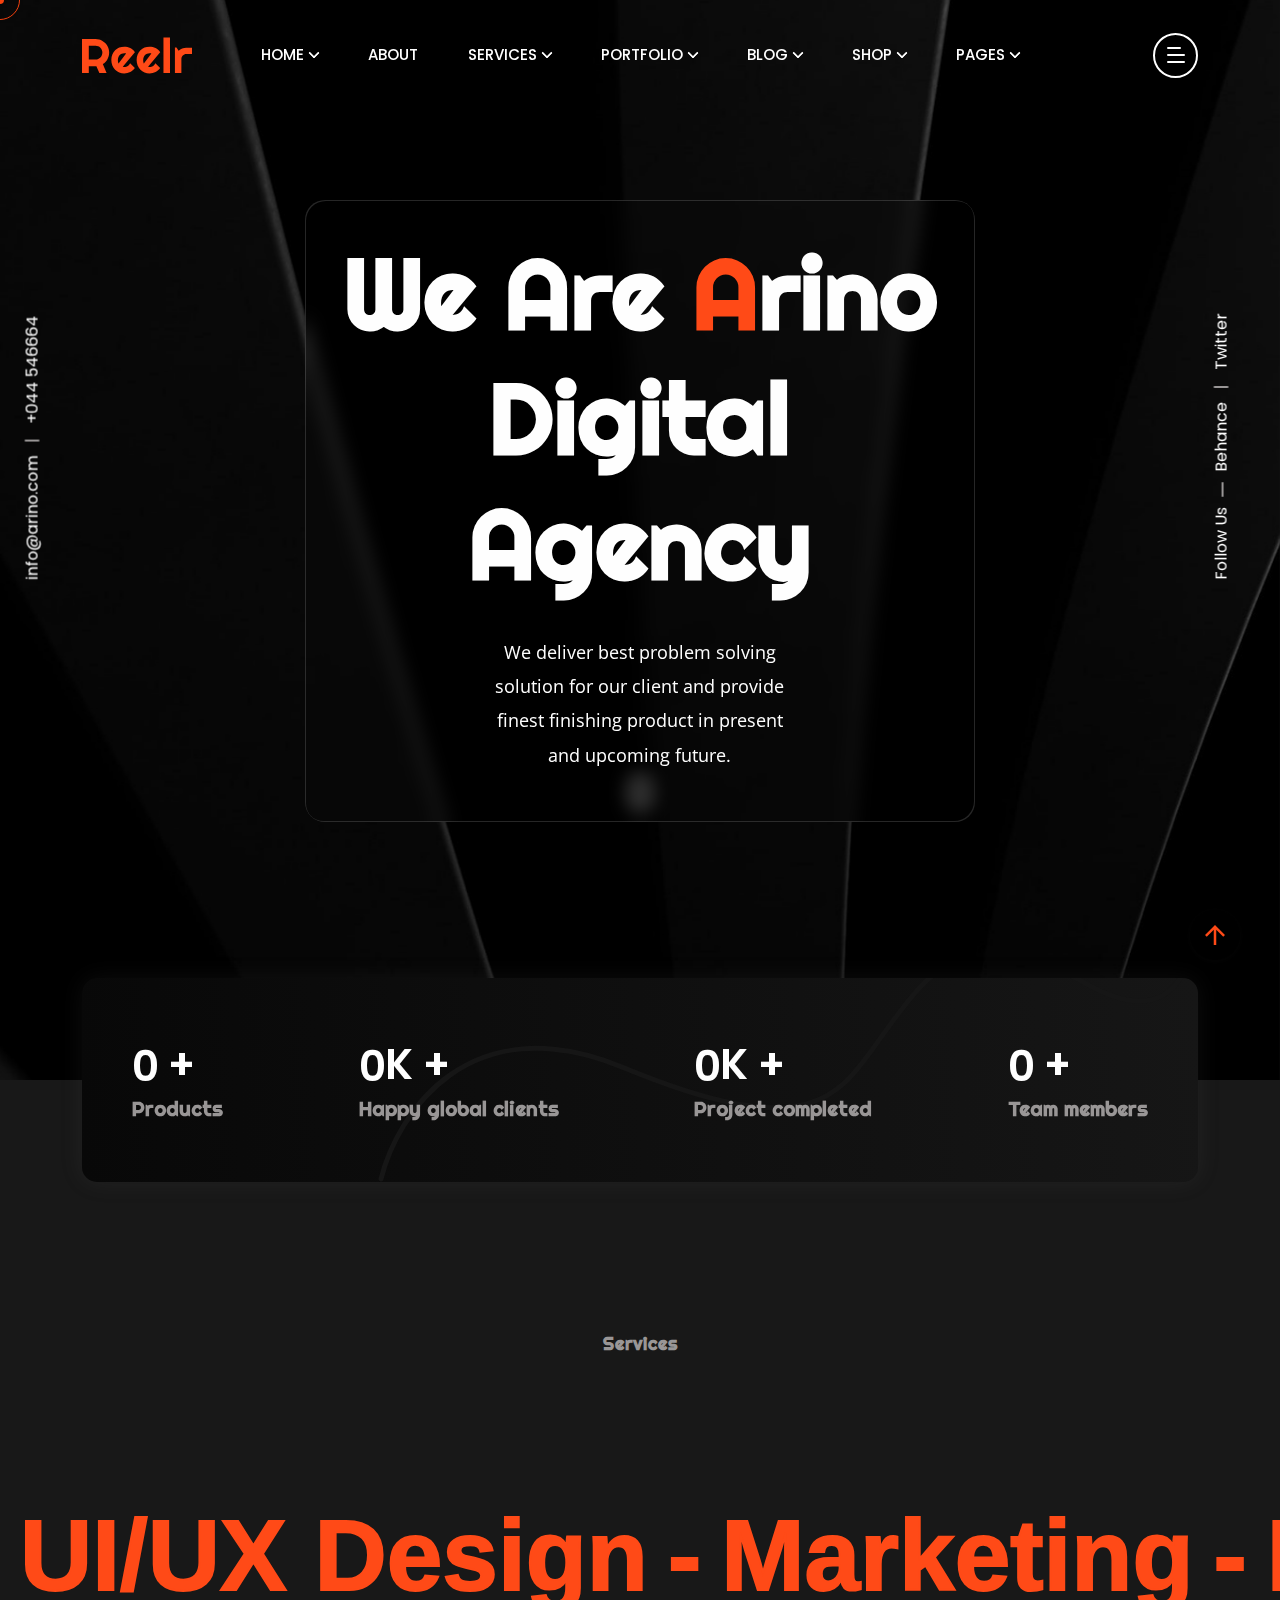
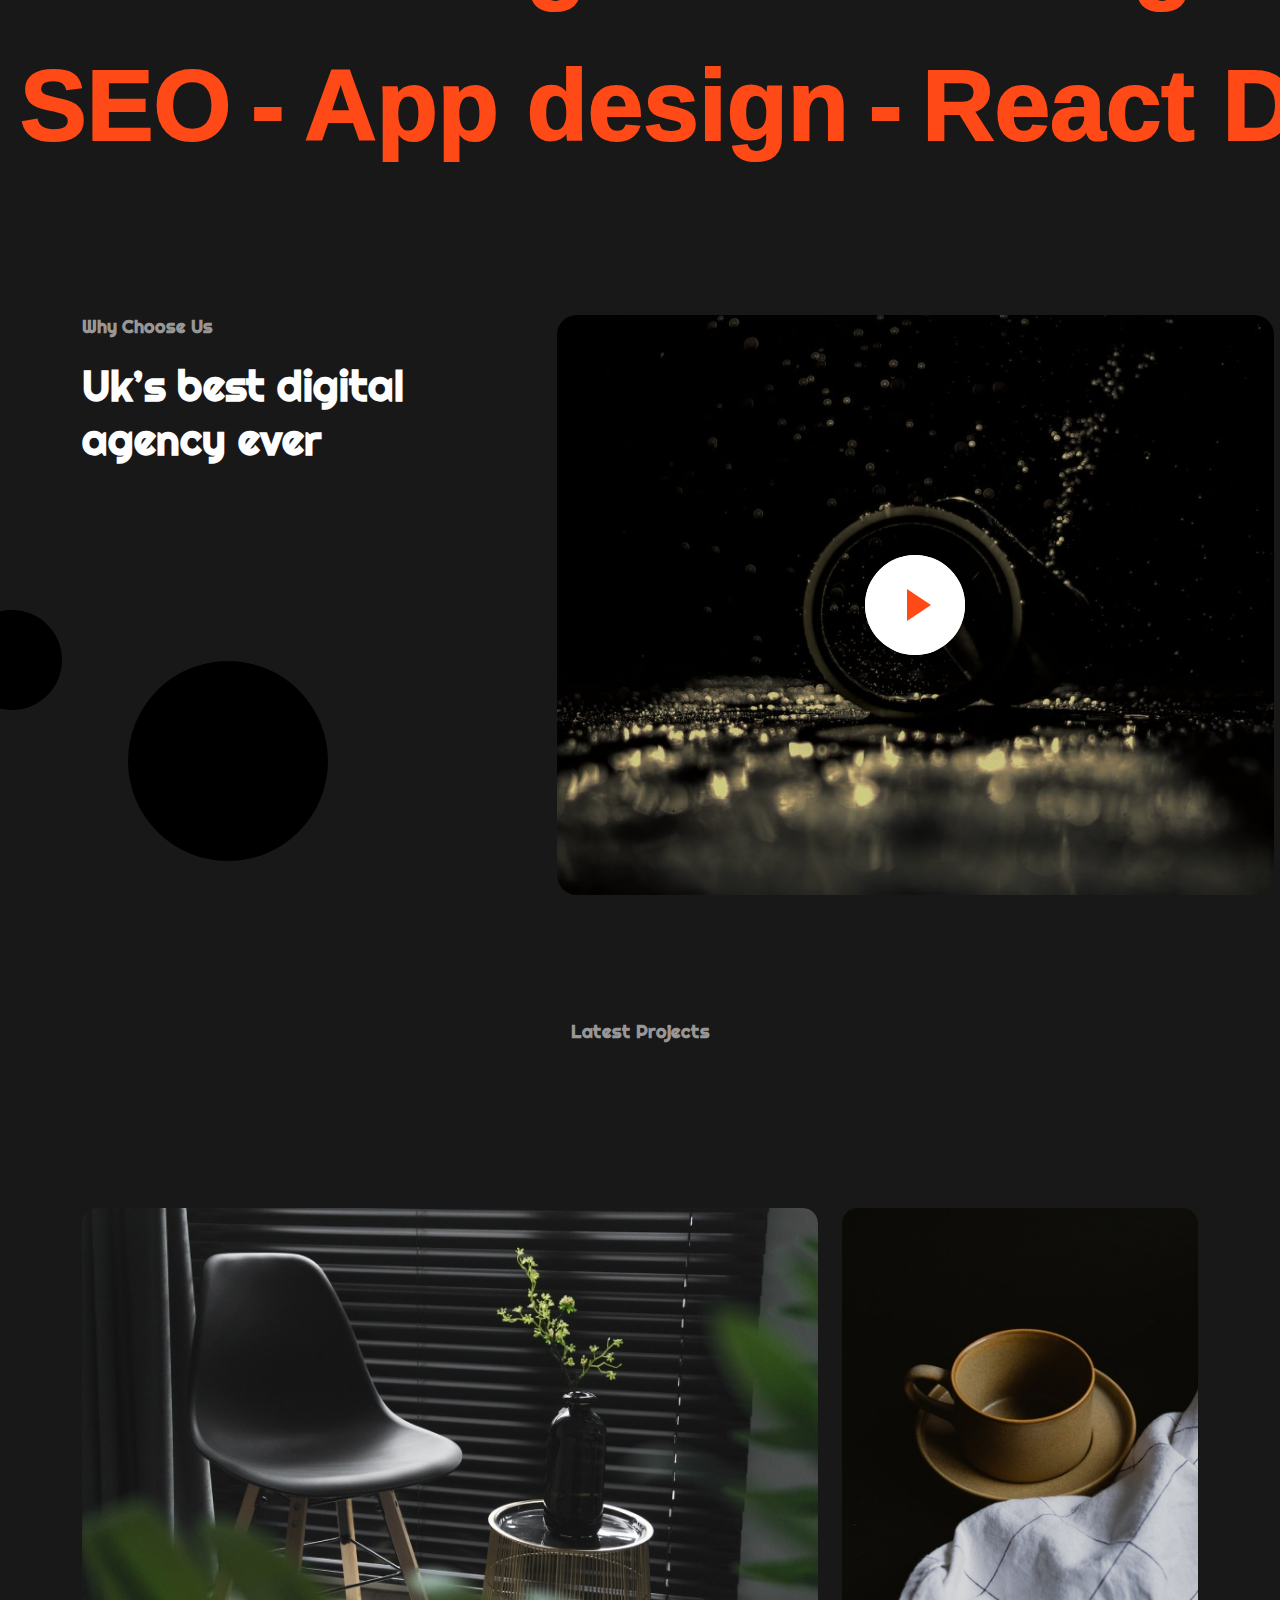
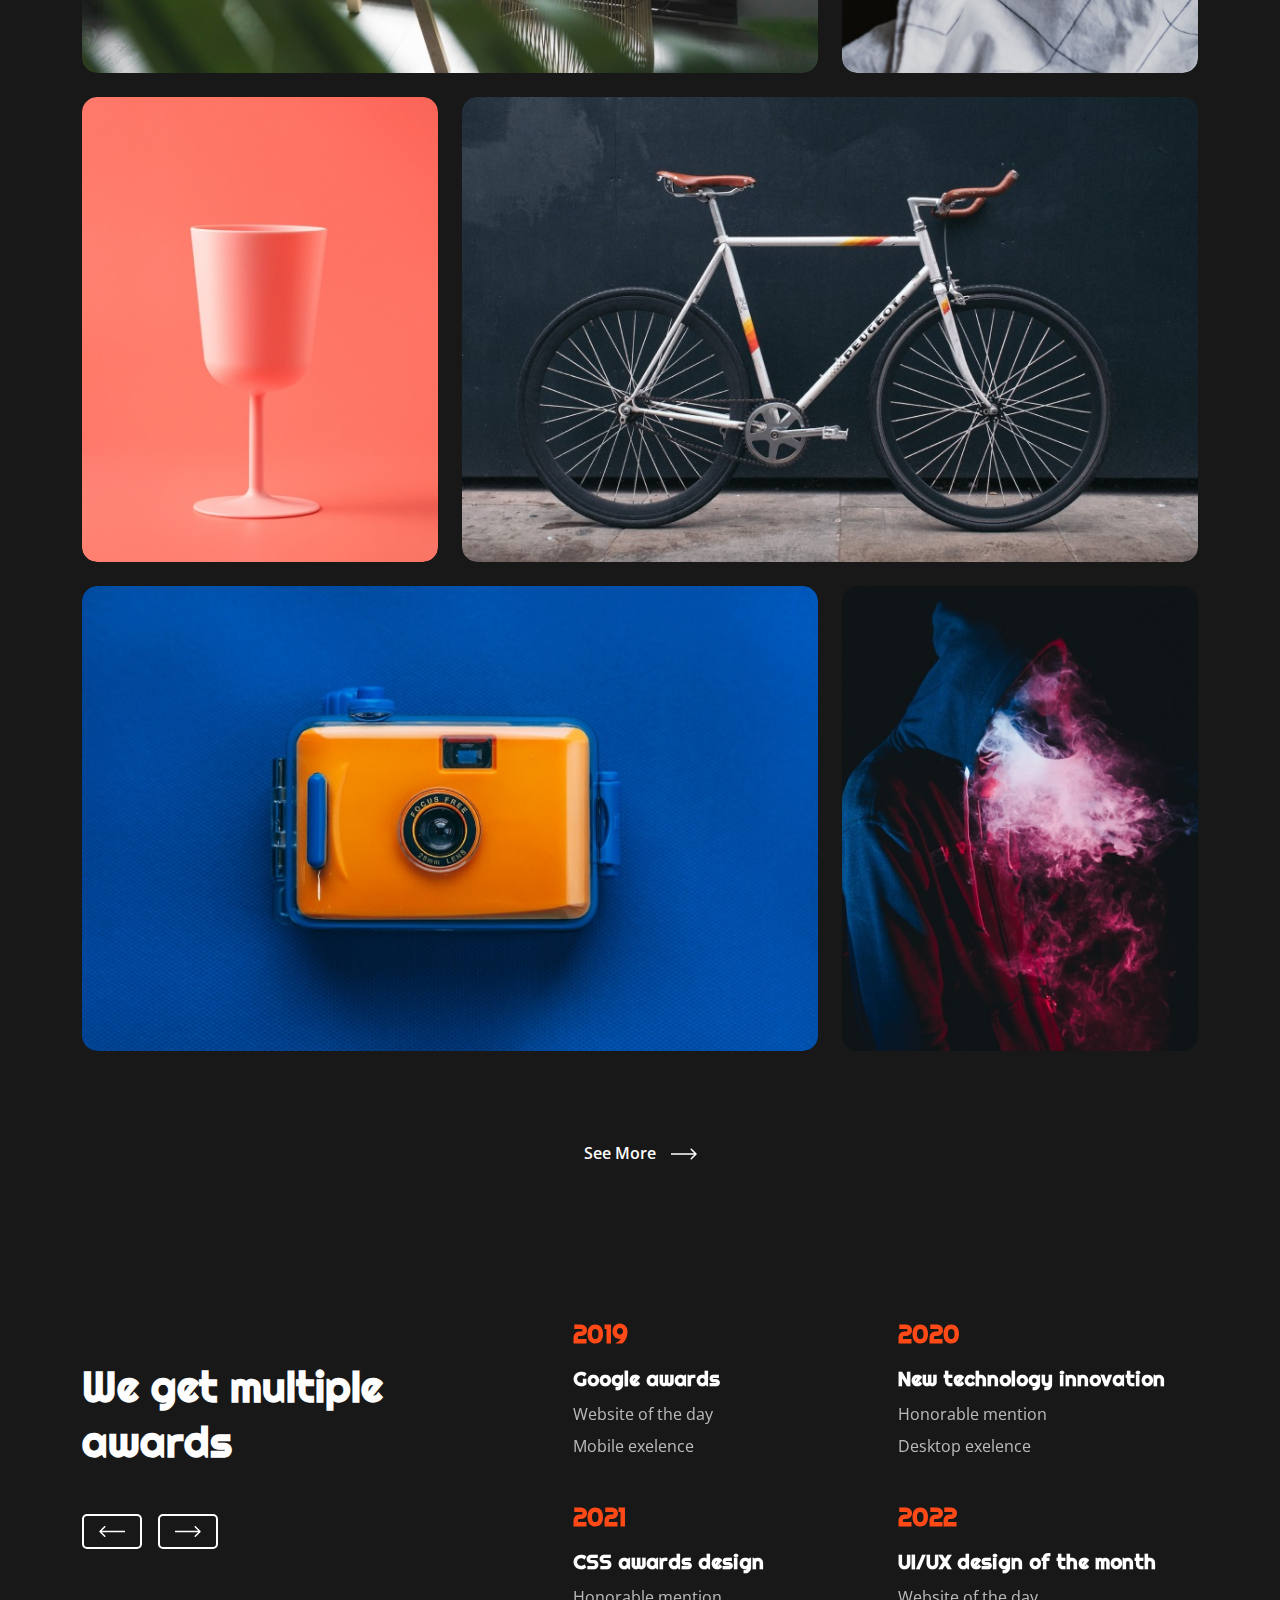
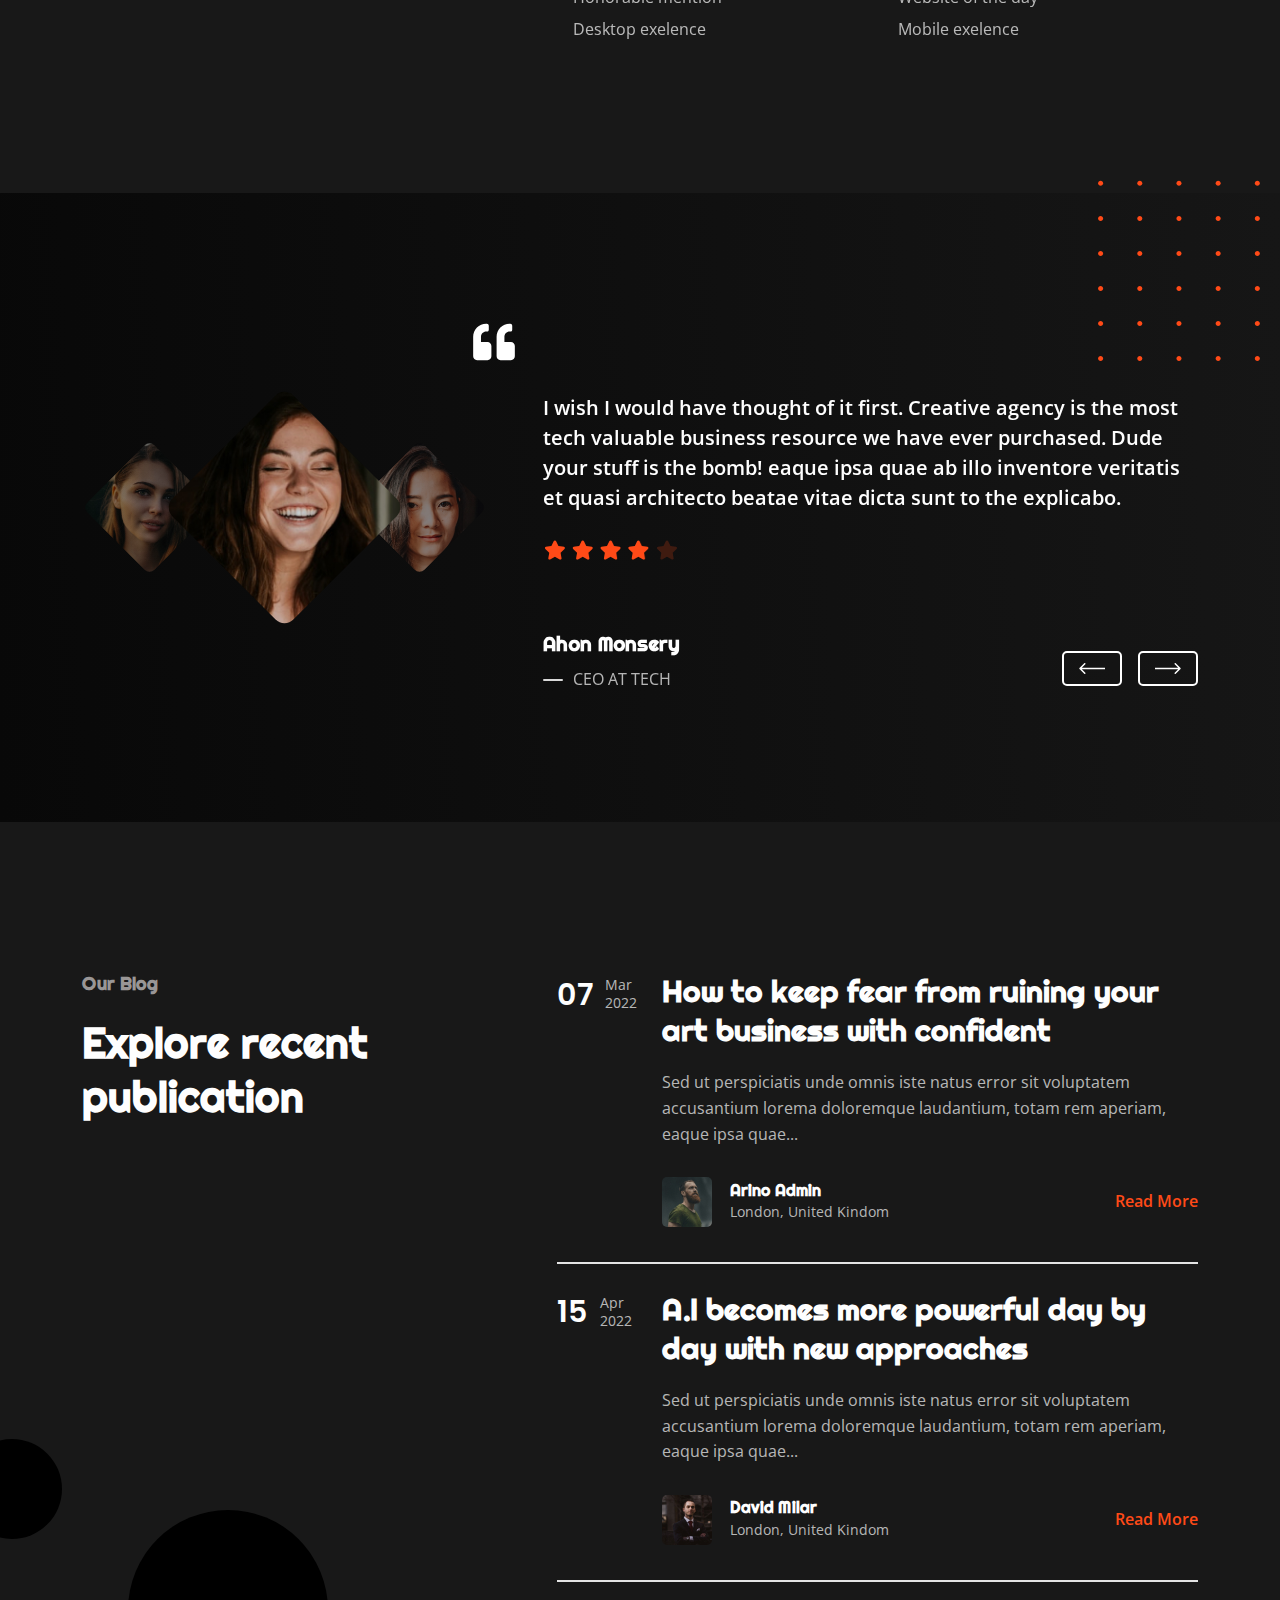
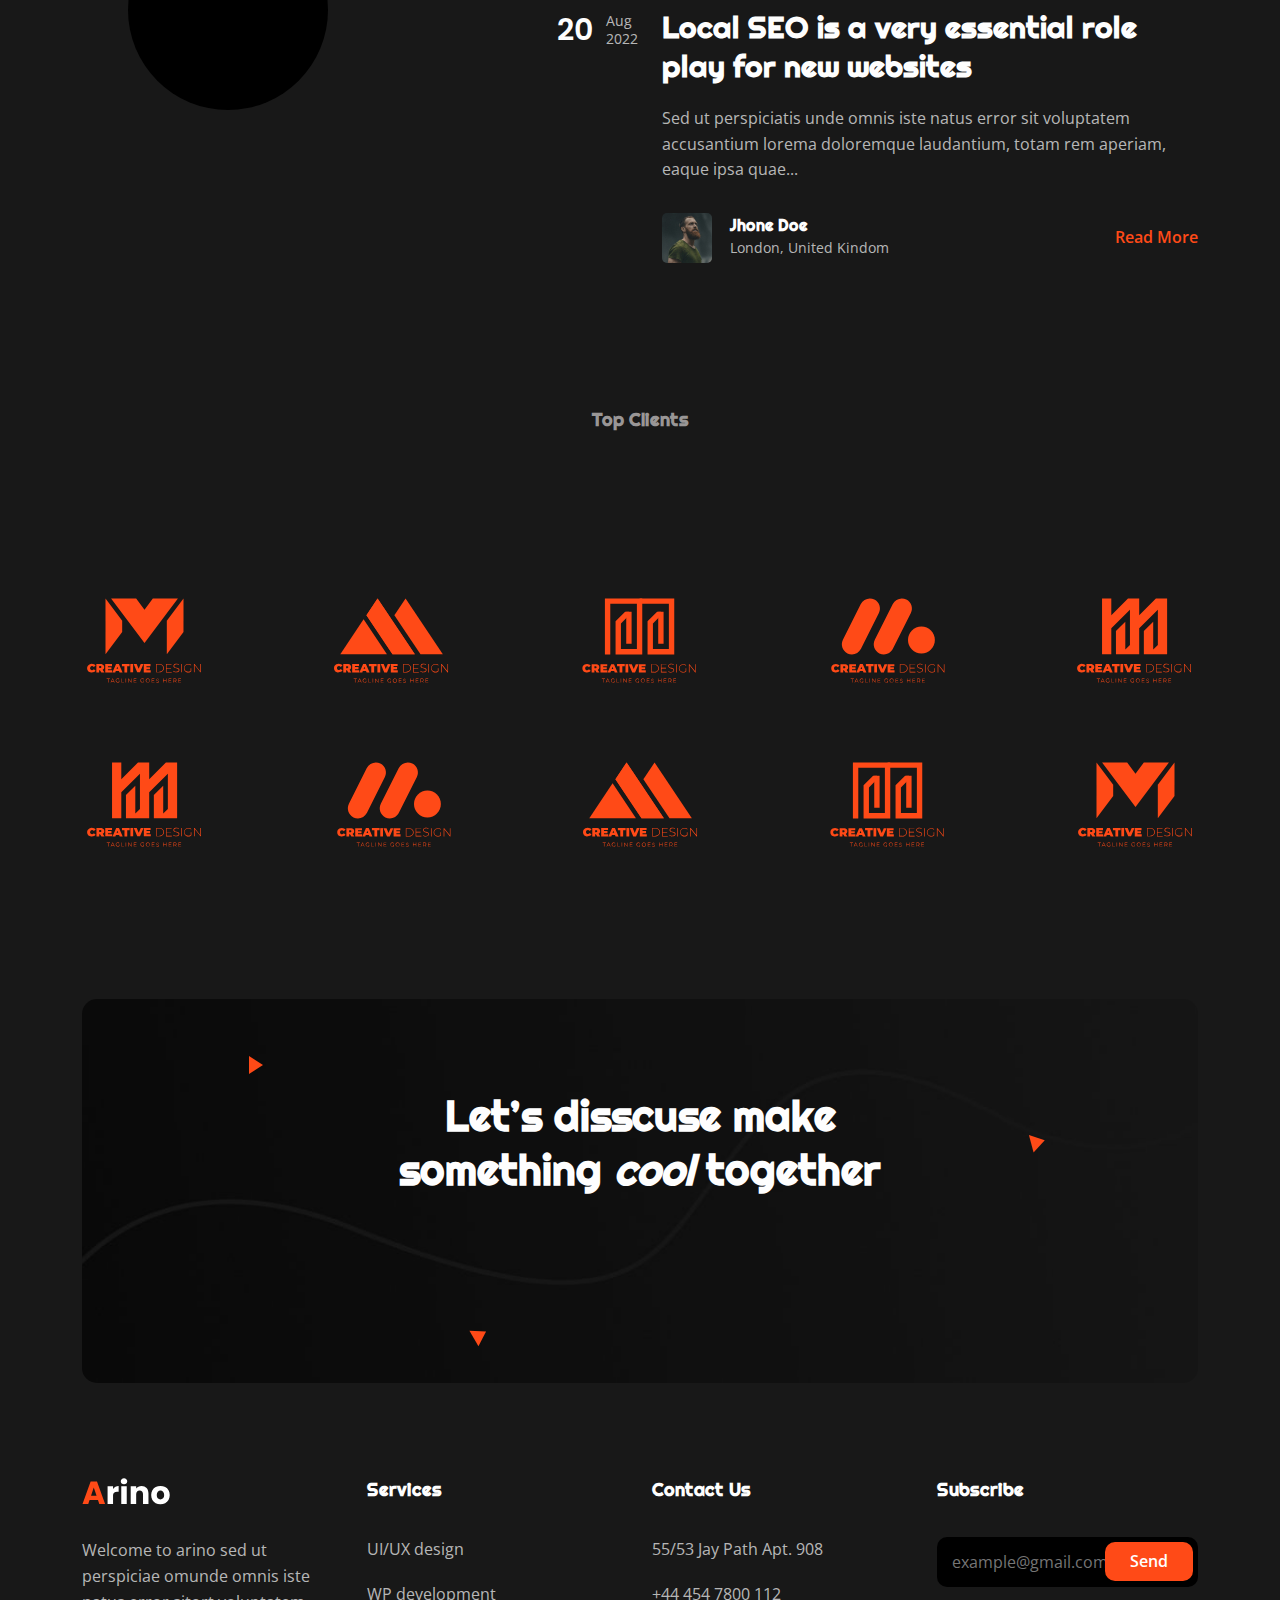
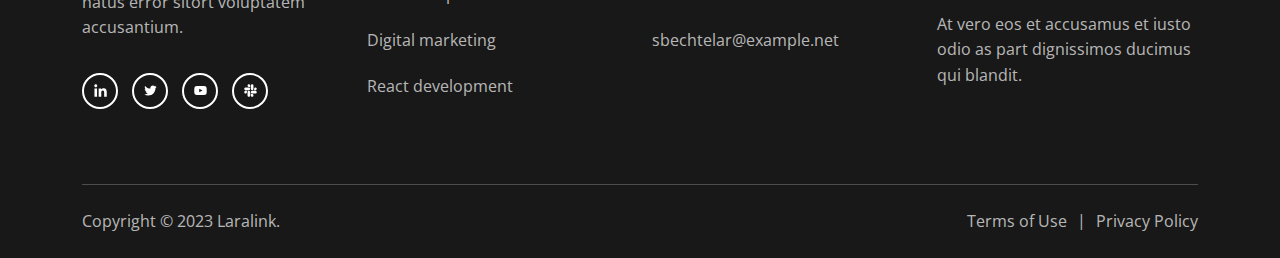
<file: digital-agency.html>
<!DOCTYPE html>
<html class="no-js" lang="en">

<head>
  <!-- Meta Tags -->
  <meta charset="utf-8">
  <meta http-equiv="x-ua-compatible" content="ie=edge">
  <meta name="viewport" content="width=device-width, initial-scale=1">
  <meta name="author" content="Laralink">
  <!-- Favicon Icon -->
  <link rel="icon" href="assets/img/favicon.png">
  <!-- Site Title -->
  <title>Arino - Creative Agency Template</title>
  <link rel="stylesheet" href="assets/css/plugins/bootstrap.min.css">
  <link rel="stylesheet" href="assets/css/plugins/fontawesome.min.css">
  <link rel="stylesheet" href="assets/css/plugins/slick.css">
  <link rel="stylesheet" href="assets/css/plugins/lightgallery.min.css">
  <link rel="stylesheet" href="assets/css/plugins/animate.css">
  <link rel="stylesheet" href="assets/css/style.css">
</head>

<body>
  <div class="cs-preloader cs-center">
    <div class="cs-preloader_in"></div>
  </div>
  <!-- Start Header Section -->
  <header class="cs-site_header cs-style1 text-uppercase cs-sticky_header">
    <div class="cs-main_header">
      <div class="container">
        <div class="cs-main_header_in">
          <div class="cs-main_header_left">
            <a class="cs-site_branding" href="index.html">
              <img src="assets/img/logo.svg" alt="Logo">
            </a>
          </div>
          <div class="cs-main_header_center">
            <div class="cs-nav cs-primary_font cs-medium">
              <ul class="cs-nav_list">
                <li class="menu-item-has-children cs-mega_menu">
                  <a href="index.html">Home</a>
                  <ul class="cs-mega_wrapper">
                    <li>
                      <ul>
                        <li>
                          <a href="index.html" class="cs-nav_list_img">
                            <img src="assets/img/demo/main-home.jpeg" alt="Thumb">
                          </a>
                          <a href="index.html">Main Home</a>
                        </li>
                        <li>
                          <a href="architecture-agency.html" class="cs-nav_list_img">
                            <img src="assets/img/demo/architecture-agency.jpeg" alt="Thumb">
                          </a>
                          <a href="architecture-agency.html">Architecture Agency</a>
                          <span class="cs-header_badge">New</span>
                        </li>
                      </ul>
                    </li>
                    <li>
                      <ul>
                        <li>
                          <a href="photography-agency.html" class="cs-nav_list_img">
                            <img src="assets/img/demo/photography-agency.jpeg" alt="Thumb">
                          </a>
                          <a href="photography-agency.html">Photography Agency</a>
                        </li>
                        <li>
                          <a href="creative-solution.html" class="cs-nav_list_img">
                            <img src="assets/img/demo/creative-solution.jpeg" alt="Thumb">
                          </a>
                          <a href="creative-solution.html">Creative Solution</a>
                          <span class="cs-header_badge">New</span>
                        </li>
                      </ul>
                    </li>
                    <li>
                      <ul>
                        <li>
                          <a href="creative-portfolio.html" class="cs-nav_list_img">
                            <img src="assets/img/demo/portfolio.jpeg" alt="Thumb">
                          </a>
                          <a href="creative-portfolio.html">Creative Portfolio</a>
                        </li>
                        <li>
                          <a href="personal-portfolio.html" class="cs-nav_list_img">
                            <img src="assets/img/demo/personal-portfolio.jpeg" alt="Thumb">
                            <span class="cs-header_badge">New</span>
                          </a>
                          <a href="personal-portfolio.html">Personal Portfolio</a>
                        </li>
                      </ul>
                    </li>
                    <li>
                      <ul>
                        <li>
                          <a href="digital-agency.html" class="cs-nav_list_img">
                            <img src="assets/img/demo/digital-agency.jpeg" alt="Thumb">
                          </a>
                          <a href="digital-agency.html">Digital Agency</a>
                        </li>
                        <li>
                          <a href="https://arino-html-rtl.vercel.app" target="_blank" class="cs-nav_list_img">
                            <img src="assets/img/demo/rtl.jpeg" alt="Thumb">
                          </a>
                          <a href="https://arino-html-rtl.vercel.app" target="_blank">RTL Demo</a>
                        </li>
                      </ul>
                    </li>
                    <li>
                      <ul>
                        <li>
                          <a href="marketing-agency.html" class="cs-nav_list_img">
                            <img src="assets/img/demo/marketing.jpeg" alt="Thumb">
                          </a>
                          <a href="marketing-agency.html">Marketing Agency</a>
                        </li>
                        <li>
                          <a href="showcase-portfolio.html" class="cs-nav_list_img">
                            <img src="assets/img/demo/portfolio-showcase.jpeg" alt="Thumb">
                          </a>
                          <a href="showcase-portfolio.html">Portfolio Showcase</a>
                        </li>
                        <li>
                          <a href="case-study-showcase.html" class="cs-nav_list_img">
                            <img src="assets/img/demo/case-study-showcase.jpeg" alt="Thumb">
                          </a>
                          <a href="case-study-showcase.html">Case Study Showcase</a>
                        </li>
                      </ul>
                    </li>
                    <li>
                      <ul>
                        <li>
                          <a href="freelancer-agency.html" class="cs-nav_list_img">
                            <img src="assets/img/demo/freelancer-agency.jpeg" alt="Thumb">
                          </a>
                          <a href="freelancer-agency.html">Freelancing Agency</a>
                        </li>
                        <li>
                          <a href="video-showcase.html" class="cs-nav_list_img">
                            <img src="assets/img/demo/video-showcase.jpeg" alt="Thumb">
                            <span class="cs-header_badge">New</span>
                          </a>
                          <a href="video-showcase.html">Video Showcase</a>
                        </li>
                      </ul>
                    </li>
                  </ul>
                </li>
                <li><a href="about.html">About</a></li>
                <li class="menu-item-has-children"><a href="service.html">Services</a>
                  <ul>
                    <li><a href="service.html">Services</a></li>
                    <li><a href="service-details.html">Service Details</a></li>
                  </ul>
                </li>
                <li class="menu-item-has-children"><a href="portfolio.html">Portfolio</a>
                  <ul>
                    <li><a href="portfolio.html">Portfolio</a></li>
                    <li><a href="portfolio-details.html">Portfolio Details</a></li>
                  </ul>
                </li>
                <li class="menu-item-has-children"><a href="blog.html">Blog</a>
                  <ul>
                    <li><a href="blog.html">Blog</a></li>
                    <li><a href="blog-details.html">Blog Details</a></li>
                  </ul>
                </li>
                <li class="menu-item-has-children">
                  <a href="shop.html">Shop</a>
                  <ul>
                    <li>
                      <a href="shop.html">Our Shop</a>
                    </li>
                    <li>
                      <a href="shop-product-details.html">Shop Details</a>
                    </li>
                    <li>
                      <a href="shop-cart.html">Cart</a>
                    </li>
                    <li>
                      <a href="shop-checkout.html">Checkout</a>
                    </li>
                    <li>
                      <a href="shop-order-recived.html">Success Order</a>
                    </li>
                    <li>
                      <a href="shop-wishlist.html">Wishlist</a>
                    </li>
                  </ul>
                </li>
                <li class="menu-item-has-children"><a href="#">Pages</a>
                  <ul>
                    <li><a href="contact.html">Contact</a></li>
                    <li><a href="team.html">Team</a></li>
                    <li><a href="team-details.html">Team Details</a></li>
                    <li><a href="case-study.html">Case Study Details</a></li>
                    <li><a href="faq.html">FAQ</a></li>
                  </ul>
                </li>
              </ul>
            </div>
          </div>
          <div class="cs-main_header_right">
            <div class="cs-toolbox">
              <span class="cs-icon_btn">
                <span class="cs-icon_btn_in">
                  <span></span>
                  <span></span>
                  <span></span>
                  <span></span>
                </span>
              </span>
            </div>
          </div>
        </div>
      </div>
    </div>
  </header>
  <div class="cs-side_header">
    <button class="cs-close"></button>
    <div class="cs-side_header_overlay"></div>
    <div class="cs-side_header_in">
      <div class="cs-side_header_shape"></div>
      <a class="cs-site_branding" href="index.html">
        <img src="assets/img/footer_logo.svg" alt="Logo">
      </a>
      <div class="cs-side_header_box">
        <h2 class="cs-side_header_heading">Do you have a project in your  <br> mind? Keep connect us.</h2>
      </div>
      <div class="cs-side_header_box">
        <h3 class="cs-side_header_title cs-primary_color">Contact Us</h3>
        <ul class="cs-contact_info cs-style1 cs-mp0">
          <li>
            <svg width="18" height="18" viewBox="0 0 18 18" fill="none" xmlns="http://www.w3.org/2000/svg">
              <path d="M17 12.5C15.75 12.5 14.55 12.3 13.43 11.93C13.08 11.82 12.69 11.9 12.41 12.17L10.21 14.37C7.38 12.93 5.06 10.62 3.62 7.79L5.82 5.58C6.1 5.31 6.18 4.92 6.07 4.57C5.7 3.45 5.5 2.25 5.5 1C5.5 0.45 5.05 0 4.5 0H1C0.45 0 0 0.45 0 1C0 10.39 7.61 18 17 18C17.55 18 18 17.55 18 17V13.5C18 12.95 17.55 12.5 17 12.5ZM9 0V10L12 7H18V0H9Z" fill="#FF4A17"/>
            </svg>
            <span>+44 454 7800 112</span>
          </li>
          <li>
            <svg width="20" height="18" viewBox="0 0 20 18" fill="none" xmlns="http://www.w3.org/2000/svg">
              <path d="M20 6.98V16C20 17.1 19.1 18 18 18H2C0.9 18 0 17.1 0 16V4C0 2.9 0.9 2 2 2H12.1C12.04 2.32 12 2.66 12 3C12 4.48 12.65 5.79 13.67 6.71L10 9L2 4V6L10 11L15.3 7.68C15.84 7.88 16.4 8 17 8C18.13 8 19.16 7.61 20 6.98ZM14 3C14 4.66 15.34 6 17 6C18.66 6 20 4.66 20 3C20 1.34 18.66 0 17 0C15.34 0 14 1.34 14 3Z" fill="#FF4A17"/>
            </svg>              
            <span>infotech@arino.com</span>
          </li>
          <li>
            <svg width="14" height="20" viewBox="0 0 14 20" fill="none" xmlns="http://www.w3.org/2000/svg">
              <path d="M7 0C3.13 0 0 3.13 0 7C0 12.25 7 20 7 20C7 20 14 12.25 14 7C14 3.13 10.87 0 7 0ZM7 9.5C5.62 9.5 4.5 8.38 4.5 7C4.5 5.62 5.62 4.5 7 4.5C8.38 4.5 9.5 5.62 9.5 7C9.5 8.38 8.38 9.5 7 9.5Z" fill="#FF4A17"/>
            </svg>              
            <span>50 Wall Street Suite, 44150 <br>Ohio, United States</span>
          </li>
        </ul>
      </div>
      <div class="cs-side_header_box">
        <h3 class="cs-side_header_title cs-primary_color">Subscribe</h3>
        <div class="cs-newsletter cs-style1">
          <form action="#" class="cs-newsletter_form">
            <input type="email" class="cs-newsletter_input" placeholder="example@gmail.com">
            <button class="cs-newsletter_btn"><span>Send</span></button>
          </form>
          <div class="cs-newsletter_text">At vero eos et accusamus et iusto odio as part dignissimos ducimus qui blandit.</div>
        </div>
      </div>
      <div class="cs-side_header_box">
        <div class="cs-social_btns cs-style1">
          <a href="#" class="cs-center">
            <svg width="15" height="15" viewBox="0 0 15 15" fill="none" xmlns="http://www.w3.org/2000/svg">
              <path d="M4.04799 13.7497H1.45647V5.4043H4.04799V13.7497ZM2.75084 4.2659C1.92215 4.2659 1.25 3.57952 1.25 2.75084C1.25 2.35279 1.40812 1.97105 1.68958 1.68958C1.97105 1.40812 2.35279 1.25 2.75084 1.25C3.14888 1.25 3.53063 1.40812 3.81209 1.68958C4.09355 1.97105 4.25167 2.35279 4.25167 2.75084C4.25167 3.57952 3.57924 4.2659 2.75084 4.2659ZM13.7472 13.7497H11.1613V9.68722C11.1613 8.71903 11.1417 7.4774 9.81389 7.4774C8.46652 7.4774 8.26004 8.5293 8.26004 9.61747V13.7497H5.67132V5.4043H8.15681V6.54269H8.19308C8.53906 5.887 9.38421 5.19503 10.6451 5.19503C13.2679 5.19503 13.75 6.92215 13.75 9.16546V13.7497H13.7472Z" fill="white"></path>
            </svg> 
          </a>
          <a href="#" class="cs-center">
            <svg width="13" height="11" viewBox="0 0 13 11" fill="none" xmlns="http://www.w3.org/2000/svg">
              <path d="M11.4651 2.95396C11.4731 3.065 11.4731 3.17606 11.4731 3.2871C11.4731 6.67383 8.89535 10.5761 4.18402 10.5761C2.73255 10.5761 1.38421 10.1557 0.25 9.42608C0.456226 9.44986 0.654494 9.4578 0.868655 9.4578C2.06629 9.4578 3.16879 9.0533 4.04918 8.36326C2.92291 8.33946 1.97906 7.60183 1.65386 6.5866C1.81251 6.61038 1.97112 6.62624 2.1377 6.62624C2.36771 6.62624 2.59774 6.59451 2.81188 6.53901C1.63802 6.30105 0.757595 5.26996 0.757595 4.02472V3.99301C1.09864 4.18336 1.49524 4.30233 1.91558 4.31818C1.22554 3.85814 0.773464 3.07294 0.773464 2.1846C0.773464 1.70872 0.900344 1.27249 1.12244 0.891774C2.38355 2.44635 4.27919 3.46156 6.40481 3.57262C6.36516 3.38226 6.34136 3.184 6.34136 2.9857C6.34136 1.57388 7.4835 0.423828 8.90323 0.423828C9.64086 0.423828 10.3071 0.733156 10.7751 1.23284C11.354 1.1218 11.9093 0.907643 12.401 0.614185C12.2106 1.20906 11.8061 1.70875 11.2748 2.02598C11.7903 1.97049 12.29 1.82769 12.75 1.62942C12.4011 2.13702 11.9648 2.5891 11.4651 2.95396V2.95396Z" fill="white"></path>
            </svg>                    
          </a>
          <a href="#" class="cs-center">
            <svg width="13" height="9" viewBox="0 0 13 9" fill="none" xmlns="http://www.w3.org/2000/svg">
              <path d="M12.4888 1.48066C12.345 0.939353 11.9215 0.513038 11.3837 0.368362C10.4089 0.105469 6.5 0.105469 6.5 0.105469C6.5 0.105469 2.59116 0.105469 1.61633 0.368362C1.07853 0.513061 0.65496 0.939353 0.5112 1.48066C0.25 2.4618 0.25 4.50887 0.25 4.50887C0.25 4.50887 0.25 6.55595 0.5112 7.53709C0.65496 8.0784 1.07853 8.48695 1.61633 8.63163C2.59116 8.89452 6.5 8.89452 6.5 8.89452C6.5 8.89452 10.4088 8.89452 11.3837 8.63163C11.9215 8.48695 12.345 8.0784 12.4888 7.53709C12.75 6.55595 12.75 4.50887 12.75 4.50887C12.75 4.50887 12.75 2.4618 12.4888 1.48066V1.48066ZM5.22158 6.36746V2.65029L8.48861 4.50892L5.22158 6.36746V6.36746Z" fill="white"></path>
            </svg>                    
          </a>
          <a href="#" class="cs-center">
            <svg width="13" height="13" viewBox="0 0 13 13" fill="none" xmlns="http://www.w3.org/2000/svg">
              <path d="M2.87612 8.149C2.87612 8.87165 2.28571 9.46205 1.56306 9.46205C0.840402 9.46205 0.25 8.87165 0.25 8.149C0.25 7.42634 0.840402 6.83594 1.56306 6.83594H2.87612V8.149ZM3.53795 8.149C3.53795 7.42634 4.12835 6.83594 4.851 6.83594C5.57366 6.83594 6.16406 7.42634 6.16406 8.149V11.4369C6.16406 12.1596 5.57366 12.75 4.851 12.75C4.12835 12.75 3.53795 12.1596 3.53795 11.4369V8.149ZM4.851 2.87612C4.12835 2.87612 3.53795 2.28571 3.53795 1.56306C3.53795 0.840402 4.12835 0.25 4.851 0.25C5.57366 0.25 6.16406 0.840402 6.16406 1.56306V2.87612H4.851V2.87612ZM4.851 3.53795C5.57366 3.53795 6.16406 4.12835 6.16406 4.851C6.16406 5.57366 5.57366 6.16406 4.851 6.16406H1.56306C0.840402 6.16406 0.25 5.57366 0.25 4.851C0.25 4.12835 0.840402 3.53795 1.56306 3.53795H4.851V3.53795ZM10.1239 4.851C10.1239 4.12835 10.7143 3.53795 11.4369 3.53795C12.1596 3.53795 12.75 4.12835 12.75 4.851C12.75 5.57366 12.1596 6.16406 11.4369 6.16406H10.1239V4.851V4.851ZM9.46205 4.851C9.46205 5.57366 8.87165 6.16406 8.149 6.16406C7.42634 6.16406 6.83594 5.57366 6.83594 4.851V1.56306C6.83594 0.840402 7.42634 0.25 8.149 0.25C8.87165 0.25 9.46205 0.840402 9.46205 1.56306V4.851V4.851ZM8.149 10.1239C8.87165 10.1239 9.46205 10.7143 9.46205 11.4369C9.46205 12.1596 8.87165 12.75 8.149 12.75C7.42634 12.75 6.83594 12.1596 6.83594 11.4369V10.1239H8.149ZM8.149 9.46205C7.42634 9.46205 6.83594 8.87165 6.83594 8.149C6.83594 7.42634 7.42634 6.83594 8.149 6.83594H11.4369C12.1596 6.83594 12.75 7.42634 12.75 8.149C12.75 8.87165 12.1596 9.46205 11.4369 9.46205H8.149Z" fill="white"></path>
            </svg>                    
          </a>
        </div>
      </div>
    </div>
  </div>
  <!-- End Header Section -->
  
  <!-- Start Hero -->
  <div class="cs-hero cs-style1 cs-type1 text-center" id="home">
    
    <div class="cs-slider cs-style1">
      <div class="cs-slider_container" data-autoplay="1" data-loop="1" data-speed="2000" data-center="0" data-fade-slide="1" data-slides-per-view="1">
        <div class="cs-slider_wrapper">
          <div class="cs-slide">
            <div class="cs-hero_slide cs-fixed_bg cs-bg" data-src="assets/img/hero_bg_2.jpeg"></div>
          </div><!-- .cs-slide -->
          <div class="cs-slide">
            <div class="cs-hero_slide cs-fixed_bg cs-bg" data-src="assets/img/hero_bg_3.jpeg"></div>
          </div><!-- .cs-slide -->
        </div>
      </div><!-- .cs-slider_container -->
    </div><!-- .cs-slider -->

    <div class="container">
      <div class="cs-hero_text">
        <h1 class="cs-hero_title wow fadeInRight" data-wow-duration="0.8s" data-wow-delay="0.2s">
          We Are <span class="cs-accent_color">A</span>rino <br>Digital Agency
        </h1>
        <div class="cs-hero_info justify-content-center">
          <div class="cs-hero_subtitle">We deliver best problem solving solution for our client and provide finest finishing product in present and upcoming future.</div>
        </div>
      </div>
    </div>
    <div class="cs-hero_social_wrap cs-primary_font cs-primary_color">
      <div class="cs-hero_social_title">Follow Us</div>
      <ul class="cs-hero_social_links">
        <li><a href="">Behance</a></li>
        <li><a href="">Twitter</a></li>
      </ul>
    </div>
    <div class="cs-hero_social_wrap cs-left_side cs-primary_font cs-primary_color">
      <ul class="cs-hero_social_links">
        <li><a href="">info@arino.com</a></li>
        <li><a href="">+044 546664</a></li>
      </ul>
    </div>
    <a href="#service" class="cs-down_btn"></a>
  </div>
  <!-- End Hero -->

  <!-- Start FunFact -->
  <section>
    <div class="container">
      <div class="cs-funfact_wrap_2 cs-type1">
        <div class="cs-funfact_shape" data-src="assets/img/funfact_shape_bg.svg"></div>
        <div class="cs-funfacts">
          <div>
            <div class="cs-funfact cs-style2">
              <div class="cs-funfact_number cs-primary_font cs-semi_bold cs-primary_color"><span data-count-to="550" class="odometer"></span> <span class="cs-plus">+</span></div>
              <h3 class="cs-funfact_title">Products</h3>
            </div>
          </div>
          <div>
            <div class="cs-funfact cs-style2">
              <div class="cs-funfact_number cs-primary_font cs-semi_bold cs-primary_color"><span data-count-to="40" class="odometer"></span>K <span class="cs-plus">+</span></div>
              <h3 class="cs-funfact_title">Happy global clients</h3>
            </div>
          </div>
          <div>
            <div class="cs-funfact cs-style2">
              <div class="cs-funfact_number cs-primary_font cs-semi_bold cs-primary_color"><span data-count-to="50" class="odometer"></span>K <span class="cs-plus">+</span></div>
              <h3 class="cs-funfact_title">Project completed</h3>
            </div>
          </div>
          <div>
            <div class="cs-funfact cs-style2">
              <div class="cs-funfact_number cs-primary_font cs-semi_bold cs-primary_color"><span data-count-to="250" class="odometer"></span> <span class="cs-plus">+</span></div>
              <h3 class="cs-funfact_title">Team members</h3>
            </div>
          </div>
        </div>
      </div>
    </div>
  </section>
  <!-- End FunFact -->
  <!-- Start Service Section -->
  <section id="service">
    <div class="cs-height_150 cs-height_lg_80"></div>
    <div class="container">
      <div class="cs-section_heading cs-style1 text-center">
        <h3 class="cs-section_subtitle">Services</h3>
        <h2 class="cs-section_title wow fadeInUp" data-wow-duration="0.8s" data-wow-delay="0.2s">What we provide</h2>
      </div>
    </div>
    <div class="cs-height_65 cs-height_lg_45"></div>
    <div class="cs-moving_text_wrap cs-type1 cs-bold cs-primary_font">
      <div class="cs-moving_text_in">
        <div class="cs-moving_text"><a href="service-details.html">UI/UX Design</a>-<a href="service-details.html">Marketing</a>-<a href="service-details.html">Branding</a>-</div>
        <div class="cs-moving_text"><a href="service-details.html">UI/UX Design</a>-<a href="service-details.html">Marketing</a>-<a href="service-details.html">Branding</a>-</div>
      </div>
    </div>
    <div class="cs-height_30 cs-height_lg_10"></div>
    <div class="cs-moving_text_wrap cs-type1 cs-bold cs-primary_font">
      <div class="cs-moving_text_in">
        <div class="cs-moving_text cs-reverse_animation"><a href="service-details.html">SEO</a>-<a href="service-details.html">App design</a>-<a href="service-details.html">React Developer</a>-</div>
        <div class="cs-moving_text cs-reverse_animation"><a href="service-details.html">SEO</a>-<a href="service-details.html">App design</a>-<a href="service-details.html">React Developer</a>-</div>
      </div>
    </div>
  </section>
  <!-- End Service Section -->

  <!-- Start Video Block Section -->
  <section class="cs-shape_wrap_4 cs-parallax">
    <div class="cs-shape_4 cs-to_up"></div>
    <div class="cs-shape_4 cs-to_right"></div>
    <div class="cs-height_150 cs-height_lg_80"></div>
    <div class="container">
      <div class="row">
        <div class="col-lg-5 col-xl-4">
          <div class="cs-section_heading cs-style1">
            <h3 class="cs-section_subtitle">Why Choose Us</h3>
            <h2 class="cs-section_title">Uk’s best digital agency ever</h2>
            <div class="cs-height_45 cs-height_lg_20"></div>
            <a href="about.html" class="cs-text_btn wow fadeInLeft" data-wow-duration="0.8s" data-wow-delay="0.2s">
              <span>Learn More</span>
              <svg width="26" height="12" viewBox="0 0 26 12" fill="none" xmlns="http://www.w3.org/2000/svg">
                <path d="M25.5303 6.53033C25.8232 6.23744 25.8232 5.76256 25.5303 5.46967L20.7574 0.696699C20.4645 0.403806 19.9896 0.403806 19.6967 0.696699C19.4038 0.989593 19.4038 1.46447 19.6967 1.75736L23.9393 6L19.6967 10.2426C19.4038 10.5355 19.4038 11.0104 19.6967 11.3033C19.9896 11.5962 20.4645 11.5962 20.7574 11.3033L25.5303 6.53033ZM0 6.75H25V5.25H0V6.75Z" fill="currentColor"></path>
              </svg>                
            </a>
          </div>
          <div class="cs-height_45 cs-height_lg_45"></div>
        </div>
        <div class="col-lg-7 offset-xl-1">
          <div class="cs-half_screen">
            <a href="https://www.youtube.com/watch?v=VcaAVWtP48A" class="cs-video_block cs-style1 cs-size1 cs-video_open cs-bg" data-src="assets/img/video_bg.jpeg">
              <span class="cs-player_btn cs-accent_color">
                <span></span>       
              </span>
            </a>
          </div>
        </div>
      </div>
    </div>
    <div class="cs-height_125 cs-height_lg_70"></div>
  </section>
  <!-- End Video Block Section -->

  <!-- Start Latest Project -->
  <section>
    <div class="container">
      <div class="cs-section_heading cs-style1 text-center">
        <h3 class="cs-section_subtitle">Latest Projects</h3>
        <h2 class="cs-section_title wow fadeInUp" data-wow-duration="0.8s" data-wow-delay="0.2s">Portfolio to explore</h2>
      </div>
    </div>
    <div class="cs-height_90 cs-height_lg_45"></div>
    <div class="container">
      <div class="cs-isotop cs-style1 cs-isotop_col_3 cs-has_gutter_24">
        <div class="cs-grid_sizer"></div>
        <div class="cs-isotop_item cs-w66 mobile_apps">
          <a href="portfolio-details.html" class="cs-portfolio cs-style1 cs-type1">
            <div class="cs-portfolio_hover"></div>
            <div class="cs-portfolio_bg cs-bg" data-src="assets/img/portfolio_11.jpeg"></div>
            <div class="cs-portfolio_info">
              <div class="cs-portfolio_info_bg cs-accent_bg"></div>
              <h2 class="cs-portfolio_title">Colorful Art Work</h2>
              <div class="cs-portfolio_subtitle">See Details</div>
            </div>
          </a>
        </div><!-- .cs-isotop_item -->
        <div class="cs-isotop_item ui_ux_design">
          <a href="portfolio-details.html" class="cs-portfolio cs-style1 cs-type1">
            <div class="cs-portfolio_hover"></div>
            <div class="cs-portfolio_bg cs-bg" data-src="assets/img/portfolio_12.jpeg"></div>
            <div class="cs-portfolio_info">
              <div class="cs-portfolio_info_bg cs-accent_bg"></div>
              <h2 class="cs-portfolio_title">Colorful Art Work</h2>
              <div class="cs-portfolio_subtitle">See Details</div>
            </div>
          </a>
        </div><!-- .cs-isotop_item -->
        <div class="cs-isotop_item web_design">
          <a href="portfolio-details.html" class="cs-portfolio cs-style1 cs-type1">
            <div class="cs-portfolio_hover"></div>
            <div class="cs-portfolio_bg cs-bg" data-src="assets/img/portfolio_13.jpeg"></div>
            <div class="cs-portfolio_info">
              <div class="cs-portfolio_info_bg cs-accent_bg"></div>
              <h2 class="cs-portfolio_title">Colorful Art Work</h2>
              <div class="cs-portfolio_subtitle">See Details</div>
            </div>
          </a>
        </div><!-- .cs-isotop_item -->
        <div class="cs-isotop_item cs-w66 logo_design">
          <a href="portfolio-details.html" class="cs-portfolio cs-style1 cs-type1">
            <div class="cs-portfolio_hover"></div>
            <div class="cs-portfolio_bg cs-bg" data-src="assets/img/portfolio_14.jpeg"></div>
            <div class="cs-portfolio_info">
              <div class="cs-portfolio_info_bg cs-accent_bg"></div>
              <h2 class="cs-portfolio_title">Colorful Art Work</h2>
              <div class="cs-portfolio_subtitle">See Details</div>
            </div>
          </a>
        </div><!-- .cs-isotop_item -->
        <div class="cs-isotop_item cs-w66 mobile_apps">
          <a href="portfolio-details.html" class="cs-portfolio cs-style1 cs-type1">
            <div class="cs-portfolio_hover"></div>
            <div class="cs-portfolio_bg cs-bg" data-src="assets/img/portfolio_15.jpeg"></div>
            <div class="cs-portfolio_info">
              <div class="cs-portfolio_info_bg cs-accent_bg"></div>
              <h2 class="cs-portfolio_title">Colorful Art Work</h2>
              <div class="cs-portfolio_subtitle">See Details</div>
            </div>
          </a>
        </div><!-- .cs-isotop_item -->
        <div class="cs-isotop_item ui_ux_design">
          <a href="portfolio-details.html" class="cs-portfolio cs-style1 cs-type1">
            <div class="cs-portfolio_hover"></div>
            <div class="cs-portfolio_bg cs-bg" data-src="assets/img/portfolio_16.jpeg"></div>
            <div class="cs-portfolio_info">
              <div class="cs-portfolio_info_bg cs-accent_bg"></div>
              <h2 class="cs-portfolio_title">Colorful Art Work</h2>
              <div class="cs-portfolio_subtitle">See Details</div>
            </div>
          </a>
        </div><!-- .cs-isotop_item -->
      </div>
      <div class="cs-height_90 cs-height_lg_40"></div>
      <div class="text-center">
        <a href="#" class="cs-text_btn">
          <span>See More</span>
          <svg width="26" height="12" viewBox="0 0 26 12" fill="none" xmlns="http://www.w3.org/2000/svg">
            <path d="M25.5303 6.53033C25.8232 6.23744 25.8232 5.76256 25.5303 5.46967L20.7574 0.696699C20.4645 0.403806 19.9896 0.403806 19.6967 0.696699C19.4038 0.989593 19.4038 1.46447 19.6967 1.75736L23.9393 6L19.6967 10.2426C19.4038 10.5355 19.4038 11.0104 19.6967 11.3033C19.9896 11.5962 20.4645 11.5962 20.7574 11.3033L25.5303 6.53033ZM0 6.75H25V5.25H0V6.75Z" fill="currentColor"></path>
          </svg>                
        </a>
      </div>
    </div>
  </section>
  <!-- End Latest Project -->
  <div class="cs-height_150 cs-height_lg_80"></div>
  <!-- Start Awards Text -->
  <section>
    <div class="container">
      <div class="cs-slider cs-style1 cs-gap-24">
        <div class="cs-slider_left">
          <div class="cs-section_heading cs-style1">
            <h3 class="cs-section_subtitle wow fadeInLeft" data-wow-duration="0.8s" data-wow-delay="0.2s">Our Awards</h3>
            <h2 class="cs-section_title">We get multiple awards</h2>
          </div>
          <div class="cs-height_45 cs-height_lg_20"></div>
          <div class="cs-slider_arrows cs-style1 cs-primary_color">
            <div class="cs-left_arrow cs-center">
              <svg width="26" height="13" viewBox="0 0 26 13" fill="none" xmlns="http://www.w3.org/2000/svg">
                <path d="M0.469791 5.96967C0.176899 6.26256 0.176899 6.73744 0.469791 7.03033L5.24276 11.8033C5.53566 12.0962 6.01053 12.0962 6.30342 11.8033C6.59632 11.5104 6.59632 11.0355 6.30342 10.7426L2.06078 6.5L6.30342 2.25736C6.59632 1.96447 6.59632 1.48959 6.30342 1.1967C6.01053 0.903806 5.53566 0.903806 5.24276 1.1967L0.469791 5.96967ZM26.0001 5.75L1.00012 5.75V7.25L26.0001 7.25V5.75Z" fill="currentColor"/>
              </svg>                  
            </div>
            <div class="cs-right_arrow cs-center">
              <svg width="26" height="13" viewBox="0 0 26 13" fill="none" xmlns="http://www.w3.org/2000/svg">
                <path d="M25.5305 7.03033C25.8233 6.73744 25.8233 6.26256 25.5305 5.96967L20.7575 1.1967C20.4646 0.903806 19.9897 0.903806 19.6968 1.1967C19.4039 1.48959 19.4039 1.96447 19.6968 2.25736L23.9395 6.5L19.6968 10.7426C19.4039 11.0355 19.4039 11.5104 19.6968 11.8033C19.9897 12.0962 20.4646 12.0962 20.7575 11.8033L25.5305 7.03033ZM0.00012207 7.25H25.0001V5.75H0.00012207V7.25Z" fill="currentColor"/>
              </svg>                  
            </div>
          </div>
        </div>
        <div class="cs-slider_right">
          <div class="cs-slider_container" data-autoplay="0" data-loop="1" data-speed="600" data-center="0" data-slides-per-view="responsive" data-xs-slides="1" data-sm-slides="2" data-md-slides="2" data-lg-slides="2" data-add-slides="2">
            <div class="cs-slider_wrapper">
              <div class="cs-slide">
                <div class="cs-time_line cs-style1">
                  <h3 class="cs-accent_color">2019</h3>
                  <h2>Google awards</h2>
                  <p>Website of the day</p>
                  <p>Mobile exelence</p>
                </div>
                <div class="cs-height_40 cs-height_lg_30"></div>
                <div class="cs-time_line cs-style1">
                  <h3 class="cs-accent_color">2021</h3>
                  <h2>CSS awards design</h2>
                  <p>Honorable mention</p>
                  <p>Desktop exelence</p>
                </div>
              </div><!-- .cs-slide -->
              <div class="cs-slide">
                <div class="cs-time_line cs-style1">
                  <h3 class="cs-accent_color">2020</h3>
                  <h2>New technology innovation</h2>
                  <p>Honorable mention</p>
                  <p>Desktop exelence</p>
                </div>
                <div class="cs-height_40 cs-height_lg_30"></div>
                <div class="cs-time_line cs-style1">
                  <h3 class="cs-accent_color">2022</h3>
                  <h2>UI/UX design of the month</h2>
                  <p>Website of the day</p>
                  <p>Mobile exelence</p>
                </div>
              </div><!-- .cs-slide -->
              <div class="cs-slide">
                <div class="cs-time_line cs-style1">
                  <h3 class="cs-accent_color">2019</h3>
                  <h2>Google awards</h2>
                  <p>Website of the day</p>
                  <p>Mobile exelence</p>
                </div>
                <div class="cs-height_40 cs-height_lg_30"></div>
                <div class="cs-time_line cs-style1">
                  <h3 class="cs-accent_color">2021</h3>
                  <h2>CSS awards design</h2>
                  <p>Honorable mention</p>
                  <p>Desktop exelence</p>
                </div>
              </div><!-- .cs-slide -->
              <div class="cs-slide">
                <div class="cs-time_line cs-style1">
                  <h3 class="cs-accent_color">2020</h3>
                  <h2>New technology innovation</h2>
                  <p>Honorable mention</p>
                  <p>Desktop exelence</p>
                </div>
                <div class="cs-height_40 cs-height_lg_30"></div>
                <div class="cs-time_line cs-style1">
                  <h3 class="cs-accent_color">2022</h3>
                  <h2>UI/UX design of the month</h2>
                  <p>Website of the day</p>
                  <p>Mobile exelence</p>
                </div>
              </div><!-- .cs-slide -->
            </div>
          </div><!-- .cs-slider_container -->
          <div class="cs-pagination cs-style1 cs-hidden_desktop"></div>
        </div>
      </div><!-- .cs-slider -->
    </div>
  </section>
  <!-- End Awards Text -->
  <div class="cs-height_150 cs-height_lg_80"></div>
  <!-- Start Testimonial Section -->
  <section class="cs-gradient_bg_1 cs-shape_wrap_3 cs-parallax">
    <div class="cs-shape_3 cs-to_up">
      <svg width="162" height="181" viewBox="0 0 162 181" fill="none" xmlns="http://www.w3.org/2000/svg">
        <path d="M156.833 178.434C156.833 177.053 157.954 175.932 159.335 175.932C160.716 175.932 161.837 177.053 161.837 178.434C161.837 179.814 160.716 180.935 159.335 180.935C157.954 180.935 156.833 179.814 156.833 178.434Z" fill="#FF4A17"/>
        <path d="M117.65 178.434C117.65 177.053 118.771 175.932 120.152 175.932C121.533 175.932 122.653 177.053 122.653 178.434C122.653 179.814 121.533 180.935 120.152 180.935C118.771 180.935 117.65 179.814 117.65 178.434Z" fill="#FF4A17"/>
        <path d="M78.4694 178.434C78.4694 177.053 79.5902 175.932 80.971 175.932C82.3517 175.932 83.4726 177.053 83.4726 178.434C83.4726 179.814 82.3517 180.935 80.971 180.935C79.5876 180.935 78.4694 179.814 78.4694 178.434Z" fill="#FF4A17"/>
        <path d="M39.286 178.434C39.286 177.053 40.4069 175.932 41.7876 175.932C43.1684 175.932 44.2893 177.053 44.2893 178.434C44.2893 179.814 43.1684 180.935 41.7876 180.935C40.4069 180.935 39.286 179.814 39.286 178.434Z" fill="#FF4A17"/>
        <path d="M0.102661 178.434C0.102661 177.053 1.22354 175.932 2.60429 175.932C3.98504 175.932 5.10591 177.053 5.10591 178.434C5.10591 179.814 3.98504 180.935 2.60429 180.935C1.22091 180.935 0.102661 179.814 0.102661 178.434Z" fill="#FF4A17"/>
        <path d="M156.833 143.419C156.833 142.038 157.954 140.917 159.335 140.917C160.716 140.917 161.837 142.038 161.837 143.419C161.837 144.799 160.716 145.92 159.335 145.92C157.954 145.92 156.833 144.799 156.833 143.419Z" fill="#FF4A17"/>
        <path d="M117.65 143.419C117.65 142.038 118.771 140.917 120.152 140.917C121.533 140.917 122.653 142.038 122.653 143.419C122.653 144.799 121.533 145.92 120.152 145.92C118.771 145.92 117.65 144.799 117.65 143.419Z" fill="#FF4A17"/>
        <path d="M78.4694 143.419C78.4694 142.038 79.5902 140.917 80.971 140.917C82.3517 140.917 83.4726 142.038 83.4726 143.419C83.4726 144.799 82.3517 145.92 80.971 145.92C79.5876 145.92 78.4694 144.799 78.4694 143.419Z" fill="#FF4A17"/>
        <path d="M39.286 143.419C39.286 142.038 40.4069 140.917 41.7876 140.917C43.1684 140.917 44.2893 142.038 44.2893 143.419C44.2893 144.799 43.1684 145.92 41.7876 145.92C40.4069 145.92 39.286 144.799 39.286 143.419Z" fill="#FF4A17"/>
        <path d="M0.102661 143.419C0.102661 142.038 1.22354 140.917 2.60429 140.917C3.98504 140.917 5.10591 142.038 5.10591 143.419C5.10591 144.799 3.98504 145.92 2.60429 145.92C1.22091 145.92 0.102661 144.799 0.102661 143.419Z" fill="#FF4A17"/>
        <path d="M156.833 108.404C156.833 107.023 157.954 105.902 159.335 105.902C160.716 105.902 161.837 107.023 161.837 108.404C161.837 109.785 160.716 110.906 159.335 110.906C157.954 110.906 156.833 109.787 156.833 108.404Z" fill="#FF4A17"/>
        <path d="M120.152 110.906C121.533 110.906 122.653 109.786 122.653 108.404C122.653 107.022 121.533 105.902 120.152 105.902C118.77 105.902 117.65 107.022 117.65 108.404C117.65 109.786 118.77 110.906 120.152 110.906Z" fill="#FF4A17"/>
        <path d="M80.9684 110.906C82.35 110.906 83.47 109.786 83.47 108.404C83.47 107.022 82.35 105.902 80.9684 105.902C79.5868 105.902 78.4668 107.022 78.4668 108.404C78.4668 109.786 79.5868 110.906 80.9684 110.906Z" fill="#FF4A17"/>
        <path d="M39.286 108.404C39.286 107.023 40.4069 105.902 41.7876 105.902C43.1684 105.902 44.2893 107.023 44.2893 108.404C44.2893 109.785 43.1684 110.906 41.7876 110.906C40.4069 110.906 39.286 109.787 39.286 108.404Z" fill="#FF4A17"/>
        <path d="M0.102661 108.404C0.102661 107.023 1.22354 105.902 2.60429 105.902C3.98504 105.902 5.10591 107.023 5.10591 108.404C5.10591 109.785 3.98504 110.906 2.60429 110.906C1.22091 110.906 0.102661 109.787 0.102661 108.404Z" fill="#FF4A17"/>
        <path d="M156.833 73.3918C156.833 72.011 157.954 70.8901 159.335 70.8901C160.716 70.8901 161.837 72.011 161.837 73.3918C161.837 74.7725 160.716 75.8934 159.335 75.8934C157.954 75.8908 156.833 74.7725 156.833 73.3918Z" fill="#FF4A17"/>
        <path d="M120.152 75.8934C121.533 75.8934 122.653 74.7734 122.653 73.3918C122.653 72.0102 121.533 70.8901 120.152 70.8901C118.77 70.8901 117.65 72.0102 117.65 73.3918C117.65 74.7734 118.77 75.8934 120.152 75.8934Z" fill="#FF4A17"/>
        <path d="M80.9684 75.8934C82.35 75.8934 83.47 74.7734 83.47 73.3918C83.47 72.0102 82.35 70.8901 80.9684 70.8901C79.5868 70.8901 78.4668 72.0102 78.4668 73.3918C78.4668 74.7734 79.5868 75.8934 80.9684 75.8934Z" fill="#FF4A17"/>
        <path d="M39.286 73.3918C39.286 72.011 40.4069 70.8901 41.7876 70.8901C43.1684 70.8901 44.2893 72.011 44.2893 73.3918C44.2893 74.7725 43.1684 75.8934 41.7876 75.8934C40.4069 75.8934 39.286 74.7725 39.286 73.3918Z" fill="#FF4A17"/>
        <path d="M0.102661 73.3918C0.102661 72.011 1.22354 70.8901 2.60429 70.8901C3.98504 70.8901 5.10591 72.011 5.10591 73.3918C5.10591 74.7725 3.98504 75.8934 2.60429 75.8934C1.22091 75.8908 0.102661 74.7725 0.102661 73.3918Z" fill="#FF4A17"/>
        <path d="M156.833 38.3766C156.833 36.9959 157.954 35.875 159.335 35.875C160.716 35.875 161.837 36.9959 161.837 38.3766C161.837 39.7574 160.716 40.8782 159.335 40.8782C157.954 40.8756 156.833 39.7574 156.833 38.3766Z" fill="#FF4A17"/>
        <path d="M120.152 40.8782C121.533 40.8782 122.653 39.7582 122.653 38.3766C122.653 36.995 121.533 35.875 120.152 35.875C118.77 35.875 117.65 36.995 117.65 38.3766C117.65 39.7582 118.77 40.8782 120.152 40.8782Z" fill="#FF4A17"/>
        <path d="M80.9684 40.8782C82.35 40.8782 83.47 39.7582 83.47 38.3766C83.47 36.995 82.35 35.875 80.9684 35.875C79.5868 35.875 78.4668 36.995 78.4668 38.3766C78.4668 39.7582 79.5868 40.8782 80.9684 40.8782Z" fill="#FF4A17"/>
        <path d="M39.286 38.3766C39.286 36.9959 40.4069 35.875 41.7876 35.875C43.1684 35.875 44.2893 36.9959 44.2893 38.3766C44.2893 39.7574 43.1684 40.8782 41.7876 40.8782C40.4069 40.8782 39.286 39.7574 39.286 38.3766Z" fill="#FF4A17"/>
        <path d="M0.102661 38.3766C0.102661 36.9959 1.22354 35.875 2.60429 35.875C3.98504 35.875 5.10591 36.9959 5.10591 38.3766C5.10591 39.7574 3.98504 40.8782 2.60429 40.8782C1.22091 40.8756 0.102661 39.7574 0.102661 38.3766Z" fill="#FF4A17"/>
        <path d="M156.833 3.36198C156.833 1.98123 157.954 0.860352 159.335 0.860352C160.716 0.860352 161.837 1.98123 161.837 3.36198C161.837 4.74273 160.716 5.8636 159.335 5.8636C157.954 5.8636 156.833 4.74273 156.833 3.36198Z" fill="#FF4A17"/>
        <path d="M117.65 3.36198C117.65 1.98123 118.771 0.860352 120.152 0.860352C121.533 0.860352 122.653 1.98123 122.653 3.36198C122.653 4.74273 121.533 5.8636 120.152 5.8636C118.771 5.8636 117.65 4.74273 117.65 3.36198Z" fill="#FF4A17"/>
        <path d="M78.4694 3.36198C78.4694 1.98123 79.5902 0.860352 80.971 0.860352C82.3517 0.860352 83.4726 1.98123 83.4726 3.36198C83.4726 4.74273 82.3517 5.8636 80.971 5.8636C79.5876 5.8636 78.4694 4.74273 78.4694 3.36198Z" fill="#FF4A17"/>
        <path d="M39.286 3.36198C39.286 1.98123 40.4069 0.860352 41.7876 0.860352C43.1684 0.860352 44.2893 1.98123 44.2893 3.36198C44.2893 4.74273 43.1684 5.8636 41.7876 5.8636C40.4069 5.8636 39.286 4.74273 39.286 3.36198Z" fill="#FF4A17"/>
        <path d="M0.102661 3.36198C0.102661 1.98123 1.22354 0.860352 2.60429 0.860352C3.98504 0.860352 5.10591 1.98123 5.10591 3.36198C5.10591 4.74273 3.98504 5.8636 2.60429 5.8636C1.22091 5.8636 0.102661 4.74273 0.102661 3.36198Z" fill="#FF4A17"/>
      </svg>        
    </div>
    <div class="cs-height_130 cs-height_lg_80"></div>
    <div class="container">
      <div class="cs-testimonial_slider">
        <div class="cs-testimonial_slider_left">
          <div class="slider-nav cs-style1">
            <div class="slider-for_item item-nav">
              <div class="slider-nav_item">
                <div class="cs-rotate_img">
                  <div class="cs-rotate_img_in">
                    <img src="assets/img/testimonial_1.jpeg" alt="Nav Image">
                  </div>
                </div>
              </div>
            </div>
            <div class="slider-for_item item-nav">
              <div class="slider-nav_item">
                <div class="cs-rotate_img">
                  <div class="cs-rotate_img_in">
                    <img src="assets/img/testimonial_2.jpeg" alt="Nav Image">
                  </div>
                </div>
              </div>
            </div>
            <div class="slider-for_item item-nav">
              <div class="slider-nav_item">
                <div class="cs-rotate_img">
                  <div class="cs-rotate_img_in">
                    <img src="assets/img/testimonial_3.jpeg" alt="Nav Image">
                  </div>
                </div>
              </div>
            </div>
            <div class="slider-for_item item-nav">
              <div class="slider-nav_item">
                <div class="cs-rotate_img">
                  <div class="cs-rotate_img_in">
                    <img src="assets/img/testimonial_1.jpeg" alt="Nav Image">
                  </div>
                </div>
              </div>
            </div>
            <div class="slider-for_item item-nav">
              <div class="slider-nav_item">
                <div class="cs-rotate_img">
                  <div class="cs-rotate_img_in">
                    <img src="assets/img/testimonial_2.jpeg" alt="Nav Image">
                  </div>
                </div>
              </div>
            </div>
            <div class="slider-for_item item-nav">
              <div class="slider-nav_item">
                <div class="cs-rotate_img">
                  <div class="cs-rotate_img_in">
                    <img src="assets/img/testimonial_3.jpeg" alt="Nav Image">
                  </div>
                </div>
              </div>
            </div>
          </div>
        </div>
        <div class="cs-testimonial_slider_right">
          <div class="slider-for cs-style1">
            <div class="slider-for_item">
              <div class="cs-testimonial cs-style1">
                <div class="cs-testimonial_quote">
                  <svg width="42" height="38" viewBox="0 0 42 38" fill="none" xmlns="http://www.w3.org/2000/svg">
                    <path d="M37.928 18.9982H31.4175V13.7899C31.4175 10.9172 33.7532 8.58154 36.6259 8.58154H37.2769C38.3593 8.58154 39.23 7.71077 39.23 6.62842V2.72217C39.23 1.63981 38.3593 0.769043 37.2769 0.769043H36.6259C29.4319 0.769043 23.605 6.59587 23.605 13.7899V33.3211C23.605 35.4777 25.3547 37.2274 27.5113 37.2274H37.928C40.0845 37.2274 41.8342 35.4777 41.8342 33.3211V22.9045C41.8342 20.7479 40.0845 18.9982 37.928 18.9982ZM14.4905 18.9982H7.98004V13.7899C7.98004 10.9172 10.3157 8.58154 13.1884 8.58154H13.8394C14.9218 8.58154 15.7925 7.71077 15.7925 6.62842V2.72217C15.7925 1.63981 14.9218 0.769043 13.8394 0.769043H13.1884C5.99436 0.769043 0.167542 6.59587 0.167542 13.7899V33.3211C0.167542 35.4777 1.91722 37.2274 4.07379 37.2274H14.4905C16.647 37.2274 18.3967 35.4777 18.3967 33.3211V22.9045C18.3967 20.7479 16.647 18.9982 14.4905 18.9982Z" fill="white"/>
                  </svg>               
                </div>
                <div class="cs-testimonial_text">I wish I would have thought of it first. Creative agency is the most tech valuable business resource we have ever purchased. Dude your stuff  is the bomb! eaque ipsa quae ab illo inventore veritatis et quasi architecto beatae vitae dicta sunt to the explicabo.</div>
                <div class="cs-rating" data-rating="4">
                  <div class="cs-rating_bg" data-src="assets/img/rating.svg"></div>
                  <div class="cs-rating_percentage" data-src="assets/img/rating.svg"></div>
                </div>
                <h2 class="cs-testimonial_avatar_name">Ahon Monsery</h2>
                <div class="cs-testimonial_avatar_designation text-uppercase">CEO AT TECH</div>
              </div>
            </div>
            <div class="slider-for_item">
              <div class="cs-testimonial cs-style1">
                <div class="cs-testimonial_quote">
                  <svg width="42" height="38" viewBox="0 0 42 38" fill="none" xmlns="http://www.w3.org/2000/svg">
                    <path d="M37.928 18.9982H31.4175V13.7899C31.4175 10.9172 33.7532 8.58154 36.6259 8.58154H37.2769C38.3593 8.58154 39.23 7.71077 39.23 6.62842V2.72217C39.23 1.63981 38.3593 0.769043 37.2769 0.769043H36.6259C29.4319 0.769043 23.605 6.59587 23.605 13.7899V33.3211C23.605 35.4777 25.3547 37.2274 27.5113 37.2274H37.928C40.0845 37.2274 41.8342 35.4777 41.8342 33.3211V22.9045C41.8342 20.7479 40.0845 18.9982 37.928 18.9982ZM14.4905 18.9982H7.98004V13.7899C7.98004 10.9172 10.3157 8.58154 13.1884 8.58154H13.8394C14.9218 8.58154 15.7925 7.71077 15.7925 6.62842V2.72217C15.7925 1.63981 14.9218 0.769043 13.8394 0.769043H13.1884C5.99436 0.769043 0.167542 6.59587 0.167542 13.7899V33.3211C0.167542 35.4777 1.91722 37.2274 4.07379 37.2274H14.4905C16.647 37.2274 18.3967 35.4777 18.3967 33.3211V22.9045C18.3967 20.7479 16.647 18.9982 14.4905 18.9982Z" fill="white"/>
                  </svg>               
                </div>
                <div class="cs-testimonial_text">I wish I would have thought of it first. Creative agency is the most tech valuable business resource we have ever purchased. Dude your stuff  is the bomb! eaque ipsa quae ab illo inventore veritatis et quasi architecto beatae vitae dicta sunt to the explicabo.</div>
                <div class="cs-rating" data-rating="4">
                  <div class="cs-rating_bg" data-src="assets/img/rating.svg"></div>
                  <div class="cs-rating_percentage" data-src="assets/img/rating.svg"></div>
                </div>
                <h2 class="cs-testimonial_avatar_name">Ahon Monsery</h2>
                <div class="cs-testimonial_avatar_designation text-uppercase">CEO AT TECH</div>
              </div>
            </div>
            <div class="slider-for_item">
              <div class="cs-testimonial cs-style1">
                <div class="cs-testimonial_quote">
                  <svg width="42" height="38" viewBox="0 0 42 38" fill="none" xmlns="http://www.w3.org/2000/svg">
                    <path d="M37.928 18.9982H31.4175V13.7899C31.4175 10.9172 33.7532 8.58154 36.6259 8.58154H37.2769C38.3593 8.58154 39.23 7.71077 39.23 6.62842V2.72217C39.23 1.63981 38.3593 0.769043 37.2769 0.769043H36.6259C29.4319 0.769043 23.605 6.59587 23.605 13.7899V33.3211C23.605 35.4777 25.3547 37.2274 27.5113 37.2274H37.928C40.0845 37.2274 41.8342 35.4777 41.8342 33.3211V22.9045C41.8342 20.7479 40.0845 18.9982 37.928 18.9982ZM14.4905 18.9982H7.98004V13.7899C7.98004 10.9172 10.3157 8.58154 13.1884 8.58154H13.8394C14.9218 8.58154 15.7925 7.71077 15.7925 6.62842V2.72217C15.7925 1.63981 14.9218 0.769043 13.8394 0.769043H13.1884C5.99436 0.769043 0.167542 6.59587 0.167542 13.7899V33.3211C0.167542 35.4777 1.91722 37.2274 4.07379 37.2274H14.4905C16.647 37.2274 18.3967 35.4777 18.3967 33.3211V22.9045C18.3967 20.7479 16.647 18.9982 14.4905 18.9982Z" fill="white"/>
                  </svg>               
                </div>
                <div class="cs-testimonial_text">I wish I would have thought of it first. Creative agency is the most tech valuable business resource we have ever purchased. Dude your stuff  is the bomb! eaque ipsa quae ab illo inventore veritatis et quasi architecto beatae vitae dicta sunt to the explicabo.</div>
                <div class="cs-rating" data-rating="4">
                  <div class="cs-rating_bg" data-src="assets/img/rating.svg"></div>
                  <div class="cs-rating_percentage" data-src="assets/img/rating.svg"></div>
                </div>
                <h2 class="cs-testimonial_avatar_name">Ahon Monsery</h2>
                <div class="cs-testimonial_avatar_designation text-uppercase">CEO AT TECH</div>
              </div>
            </div>
            <div class="slider-for_item">
              <div class="cs-testimonial cs-style1">
                <div class="cs-testimonial_quote">
                  <svg width="42" height="38" viewBox="0 0 42 38" fill="none" xmlns="http://www.w3.org/2000/svg">
                    <path d="M37.928 18.9982H31.4175V13.7899C31.4175 10.9172 33.7532 8.58154 36.6259 8.58154H37.2769C38.3593 8.58154 39.23 7.71077 39.23 6.62842V2.72217C39.23 1.63981 38.3593 0.769043 37.2769 0.769043H36.6259C29.4319 0.769043 23.605 6.59587 23.605 13.7899V33.3211C23.605 35.4777 25.3547 37.2274 27.5113 37.2274H37.928C40.0845 37.2274 41.8342 35.4777 41.8342 33.3211V22.9045C41.8342 20.7479 40.0845 18.9982 37.928 18.9982ZM14.4905 18.9982H7.98004V13.7899C7.98004 10.9172 10.3157 8.58154 13.1884 8.58154H13.8394C14.9218 8.58154 15.7925 7.71077 15.7925 6.62842V2.72217C15.7925 1.63981 14.9218 0.769043 13.8394 0.769043H13.1884C5.99436 0.769043 0.167542 6.59587 0.167542 13.7899V33.3211C0.167542 35.4777 1.91722 37.2274 4.07379 37.2274H14.4905C16.647 37.2274 18.3967 35.4777 18.3967 33.3211V22.9045C18.3967 20.7479 16.647 18.9982 14.4905 18.9982Z" fill="white"/>
                  </svg>               
                </div>
                <div class="cs-testimonial_text">I wish I would have thought of it first. Creative agency is the most tech valuable business resource we have ever purchased. Dude your stuff  is the bomb! eaque ipsa quae ab illo inventore veritatis et quasi architecto beatae vitae dicta sunt to the explicabo.</div>
                <div class="cs-rating" data-rating="4">
                  <div class="cs-rating_bg" data-src="assets/img/rating.svg"></div>
                  <div class="cs-rating_percentage" data-src="assets/img/rating.svg"></div>
                </div>
                <h2 class="cs-testimonial_avatar_name">Ahon Monsery</h2>
                <div class="cs-testimonial_avatar_designation text-uppercase">CEO AT TECH</div>
              </div>
            </div>
            <div class="slider-for_item">
              <div class="cs-testimonial cs-style1">
                <div class="cs-testimonial_quote">
                  <svg width="42" height="38" viewBox="0 0 42 38" fill="none" xmlns="http://www.w3.org/2000/svg">
                    <path d="M37.928 18.9982H31.4175V13.7899C31.4175 10.9172 33.7532 8.58154 36.6259 8.58154H37.2769C38.3593 8.58154 39.23 7.71077 39.23 6.62842V2.72217C39.23 1.63981 38.3593 0.769043 37.2769 0.769043H36.6259C29.4319 0.769043 23.605 6.59587 23.605 13.7899V33.3211C23.605 35.4777 25.3547 37.2274 27.5113 37.2274H37.928C40.0845 37.2274 41.8342 35.4777 41.8342 33.3211V22.9045C41.8342 20.7479 40.0845 18.9982 37.928 18.9982ZM14.4905 18.9982H7.98004V13.7899C7.98004 10.9172 10.3157 8.58154 13.1884 8.58154H13.8394C14.9218 8.58154 15.7925 7.71077 15.7925 6.62842V2.72217C15.7925 1.63981 14.9218 0.769043 13.8394 0.769043H13.1884C5.99436 0.769043 0.167542 6.59587 0.167542 13.7899V33.3211C0.167542 35.4777 1.91722 37.2274 4.07379 37.2274H14.4905C16.647 37.2274 18.3967 35.4777 18.3967 33.3211V22.9045C18.3967 20.7479 16.647 18.9982 14.4905 18.9982Z" fill="white"/>
                  </svg>               
                </div>
                <div class="cs-testimonial_text">I wish I would have thought of it first. Creative agency is the most tech valuable business resource we have ever purchased. Dude your stuff  is the bomb! eaque ipsa quae ab illo inventore veritatis et quasi architecto beatae vitae dicta sunt to the explicabo.</div>
                <div class="cs-rating" data-rating="4">
                  <div class="cs-rating_bg" data-src="assets/img/rating.svg"></div>
                  <div class="cs-rating_percentage" data-src="assets/img/rating.svg"></div>
                </div>
                <h2 class="cs-testimonial_avatar_name">Ahon Monsery</h2>
                <div class="cs-testimonial_avatar_designation text-uppercase">CEO AT TECH</div>
              </div>
            </div>
            <div class="slider-for_item">
              <div class="cs-testimonial cs-style1">
                <div class="cs-testimonial_quote">
                  <svg width="42" height="38" viewBox="0 0 42 38" fill="none" xmlns="http://www.w3.org/2000/svg">
                    <path d="M37.928 18.9982H31.4175V13.7899C31.4175 10.9172 33.7532 8.58154 36.6259 8.58154H37.2769C38.3593 8.58154 39.23 7.71077 39.23 6.62842V2.72217C39.23 1.63981 38.3593 0.769043 37.2769 0.769043H36.6259C29.4319 0.769043 23.605 6.59587 23.605 13.7899V33.3211C23.605 35.4777 25.3547 37.2274 27.5113 37.2274H37.928C40.0845 37.2274 41.8342 35.4777 41.8342 33.3211V22.9045C41.8342 20.7479 40.0845 18.9982 37.928 18.9982ZM14.4905 18.9982H7.98004V13.7899C7.98004 10.9172 10.3157 8.58154 13.1884 8.58154H13.8394C14.9218 8.58154 15.7925 7.71077 15.7925 6.62842V2.72217C15.7925 1.63981 14.9218 0.769043 13.8394 0.769043H13.1884C5.99436 0.769043 0.167542 6.59587 0.167542 13.7899V33.3211C0.167542 35.4777 1.91722 37.2274 4.07379 37.2274H14.4905C16.647 37.2274 18.3967 35.4777 18.3967 33.3211V22.9045C18.3967 20.7479 16.647 18.9982 14.4905 18.9982Z" fill="white"/>
                  </svg>               
                </div>
                <div class="cs-testimonial_text">I wish I would have thought of it first. Creative agency is the most tech valuable business resource we have ever purchased. Dude your stuff  is the bomb! eaque ipsa quae ab illo inventore veritatis et quasi architecto beatae vitae dicta sunt to the explicabo.</div>
                <div class="cs-rating" data-rating="4">
                  <div class="cs-rating_bg" data-src="assets/img/rating.svg"></div>
                  <div class="cs-rating_percentage" data-src="assets/img/rating.svg"></div>
                </div>
                <h2 class="cs-testimonial_avatar_name">Ahon Monsery</h2>
                <div class="cs-testimonial_avatar_designation text-uppercase">CEO AT TECH</div>
              </div>
            </div>
          </div>
        </div>
      </div>
    </div>
    <div class="cs-height_130 cs-height_lg_80"></div>
  </section>
  <!-- End Testimonial Section -->
  <!-- Start Blog Section -->
  <section class="cs-shape_wrap_4 cs-parallax">
    <div class="cs-shape_4 cs-to_up"></div>
    <div class="cs-shape_4 cs-to_right"></div>
    <div class="cs-height_150 cs-height_lg_80"></div>
    <div class="container">
      <div class="row">
        <div class="col-lg-5 col-xl-4">
          <div class="cs-section_heading cs-style1">
            <h3 class="cs-section_subtitle">Our Blog</h3>
            <h2 class="cs-section_title">Explore recent publication</h2>
            <div class="cs-height_45 cs-height_lg_20"></div>
            <a href="blog.html" class="cs-text_btn wow fadeInLeft" data-wow-duration="0.8s" data-wow-delay="0.2s">
              <span>View More Blog</span>
              <svg width="26" height="12" viewBox="0 0 26 12" fill="none" xmlns="http://www.w3.org/2000/svg">
                <path d="M25.5303 6.53033C25.8232 6.23744 25.8232 5.76256 25.5303 5.46967L20.7574 0.696699C20.4645 0.403806 19.9896 0.403806 19.6967 0.696699C19.4038 0.989593 19.4038 1.46447 19.6967 1.75736L23.9393 6L19.6967 10.2426C19.4038 10.5355 19.4038 11.0104 19.6967 11.3033C19.9896 11.5962 20.4645 11.5962 20.7574 11.3033L25.5303 6.53033ZM0 6.75H25V5.25H0V6.75Z" fill="currentColor"></path>
              </svg>                
            </a>
          </div>
          <div class="cs-height_0 cs-height_lg_45"></div>
        </div>
        <div class="col-lg-7 offset-xl-1">
          <ul class="cs-post_3_list cs-mp0">
            <li>
              <div class="cs-post cs-style3">
                <div class="cs-post_left">
                  <div class="cs-posted_by">
                    <span class="cs-primary_font">07</span>
                    <span>Mar <br>2022</span>
                  </div>
                </div>
                <div class="cs-post_right">
                  <h2 class="cs-post_title"><a href="blog-details.html">How to keep fear from ruining your art business with confident</a></h2>
                  <div class="cs-post_subtitle">Sed ut perspiciatis unde omnis iste natus error sit voluptatem accusantium lorema doloremque laudantium, totam rem aperiam, eaque ipsa quae...</div>
                  <div class="cs-post_meta">
                    <div class="cs-post_avatar">
                      <div class="cs-post_avatar_img"><img src="assets/img/avatar_2.jpeg" alt="Avatar"></div>
                      <div class="cs-post_avatar_info">
                        <h4>Arino Admin</h4>
                        <p>London, United Kindom</p>
                      </div>
                    </div>
                    <a href="blog-details.html" class="cs-text_btn"><span>Read More</span></a>
                  </div>
                </div>
              </div>
            </li>
            <li>
              <div class="cs-post cs-style3">
                <div class="cs-post_left">
                  <div class="cs-posted_by">
                    <span class="cs-primary_font">15</span>
                    <span>Apr <br>2022</span>
                  </div>
                </div>
                <div class="cs-post_right">
                  <h2 class="cs-post_title"><a href="blog-details.html">A.I becomes more powerful day by day with new approaches</a></h2>
                  <div class="cs-post_subtitle">Sed ut perspiciatis unde omnis iste natus error sit voluptatem accusantium lorema doloremque laudantium, totam rem aperiam, eaque ipsa quae...</div>
                  <div class="cs-post_meta">
                    <div class="cs-post_avatar">
                      <div class="cs-post_avatar_img"><img src="assets/img/avatar_3.jpeg" alt="Avatar"></div>
                      <div class="cs-post_avatar_info">
                        <h4>David Milar</h4>
                        <p>London, United Kindom</p>
                      </div>
                    </div>
                    <a href="blog-details.html" class="cs-text_btn"><span>Read More</span></a>
                  </div>
                </div>
              </div>
            </li>
            <li>
              <div class="cs-post cs-style3">
                <div class="cs-post_left">
                  <div class="cs-posted_by">
                    <span class="cs-primary_font">20</span>
                    <span>Aug <br>2022</span>
                  </div>
                </div>
                <div class="cs-post_right">
                  <h2 class="cs-post_title"><a href="blog-details.html">Local SEO is a very essential role play for new websites</a></h2>
                  <div class="cs-post_subtitle">Sed ut perspiciatis unde omnis iste natus error sit voluptatem accusantium lorema doloremque laudantium, totam rem aperiam, eaque ipsa quae...</div>
                  <div class="cs-post_meta">
                    <div class="cs-post_avatar">
                      <div class="cs-post_avatar_img"><img src="assets/img/avatar_4.jpeg" alt="Avatar"></div>
                      <div class="cs-post_avatar_info">
                        <h4>Jhone Doe</h4>
                        <p>London, United Kindom</p>
                      </div>
                    </div>
                    <a href="blog-details.html" class="cs-text_btn"><span>Read More</span></a>
                  </div>
                </div>
              </div>
            </li>
          </ul>
        </div>
      </div><!-- .row -->
    </div>
    <div class="cs-height_145 cs-height_lg_70"></div>
  </section>
  <!-- End Blog Section -->
  <!-- Start Partner Logo -->
  <div class="container">
    <div class="container">
      <div class="cs-section_heading cs-style1 text-center">
        <h3 class="cs-section_subtitle">Top Clients</h3>
        <h2 class="cs-section_title wow fadeInUp" data-wow-duration="0.8s" data-wow-delay="0.2s">Our reputed partner</h2>
      </div>
    </div>
    <div class="cs-height_70 cs-height_lg_45"></div>
    <div class="cs-partner_logo_wrap">
      <div class="cs-partner_logo"><img src="assets/img/partner_6.svg" alt="Partner"></div>
      <div class="cs-partner_logo"><img src="assets/img/partner_7.svg" alt="Partner"></div>
      <div class="cs-partner_logo"><img src="assets/img/partner_8.svg" alt="Partner"></div>
      <div class="cs-partner_logo"><img src="assets/img/partner_9.svg" alt="Partner"></div>
      <div class="cs-partner_logo"><img src="assets/img/partner_10.svg" alt="Partner"></div>
    </div>
    <div class="cs-height_35 cs-height_lg_0"></div>
    <div class="cs-partner_logo_wrap">
      <div class="cs-partner_logo"><img src="assets/img/partner_11.svg" alt="Partner"></div>
      <div class="cs-partner_logo"><img src="assets/img/partner_12.svg" alt="Partner"></div>
      <div class="cs-partner_logo"><img src="assets/img/partner_13.svg" alt="Partner"></div>
      <div class="cs-partner_logo"><img src="assets/img/partner_14.svg" alt="Partner"></div>
      <div class="cs-partner_logo"><img src="assets/img/partner_15.svg" alt="Partner"></div>
    </div>
  </div>
  <!-- End Partner Logo -->
  <div class="cs-height_130 cs-height_lg_70"></div>
  <!-- Start CTA -->
  <section>
    <div class="container">
      <div class="cs-cta cs-style1 cs-bg text-center cs-shape_wrap_1 cs-position_1" data-src="assets/img/cta_bg.jpeg" >
        <div class="cs-shape_1"></div>
        <div class="cs-shape_1"></div>
        <div class="cs-shape_1"></div>
        <div class="cs-cta_in">
          <h2 class="cs-cta_title cs-semi_bold cs-m0">Let’s disscuse make <br>something <i>cool</i> together</h2>
          <div class="cs-height_70 cs-height_lg_30"></div>
          <a href="contact.html" class="cs-text_btn wow fadeInUp" data-wow-duration="0.8s" data-wow-delay="0.2s">
            <span>Apply For Meeting</span>
            <svg width="26" height="12" viewBox="0 0 26 12" fill="none" xmlns="http://www.w3.org/2000/svg">
              <path d="M25.5307 6.53033C25.8236 6.23744 25.8236 5.76256 25.5307 5.46967L20.7577 0.696699C20.4648 0.403806 19.99 0.403806 19.6971 0.696699C19.4042 0.989593 19.4042 1.46447 19.6971 1.75736L23.9397 6L19.6971 10.2426C19.4042 10.5355 19.4042 11.0104 19.6971 11.3033C19.99 11.5962 20.4648 11.5962 20.7577 11.3033L25.5307 6.53033ZM0.000366211 6.75H25.0004V5.25H0.000366211V6.75Z" fill="currentColor"/>
            </svg>            
          </a>
        </div>
      </div>
    </div>
  </section>
  <!-- End CTA -->
  <!-- Start Footer -->
  <footer class="cs-fooer">
    <div class="cs-fooer_main">
      <div class="container">
        <div class="row">
          <div class="col-lg-3 col-sm-6">
            <div class="cs-footer_item">
              <div class="cs-text_widget">
                <img src="assets/img/footer_logo.svg" alt="Thumb">
                <p>Welcome to arino sed ut perspiciae omunde omnis iste natus error sitort voluptatem accusantium.</p>
              </div>
              <div class="cs-social_btns cs-style1">
                <a href="#" class="cs-center">
                  <svg width="15" height="15" viewBox="0 0 15 15" fill="none" xmlns="http://www.w3.org/2000/svg">
                    <path d="M4.04799 13.7497H1.45647V5.4043H4.04799V13.7497ZM2.75084 4.2659C1.92215 4.2659 1.25 3.57952 1.25 2.75084C1.25 2.35279 1.40812 1.97105 1.68958 1.68958C1.97105 1.40812 2.35279 1.25 2.75084 1.25C3.14888 1.25 3.53063 1.40812 3.81209 1.68958C4.09355 1.97105 4.25167 2.35279 4.25167 2.75084C4.25167 3.57952 3.57924 4.2659 2.75084 4.2659ZM13.7472 13.7497H11.1613V9.68722C11.1613 8.71903 11.1417 7.4774 9.81389 7.4774C8.46652 7.4774 8.26004 8.5293 8.26004 9.61747V13.7497H5.67132V5.4043H8.15681V6.54269H8.19308C8.53906 5.887 9.38421 5.19503 10.6451 5.19503C13.2679 5.19503 13.75 6.92215 13.75 9.16546V13.7497H13.7472Z" fill="white"/>
                  </svg> 
                </a>
                <a href="#" class="cs-center">
                  <svg width="13" height="11" viewBox="0 0 13 11" fill="none" xmlns="http://www.w3.org/2000/svg">
                    <path d="M11.4651 2.95396C11.4731 3.065 11.4731 3.17606 11.4731 3.2871C11.4731 6.67383 8.89535 10.5761 4.18402 10.5761C2.73255 10.5761 1.38421 10.1557 0.25 9.42608C0.456226 9.44986 0.654494 9.4578 0.868655 9.4578C2.06629 9.4578 3.16879 9.0533 4.04918 8.36326C2.92291 8.33946 1.97906 7.60183 1.65386 6.5866C1.81251 6.61038 1.97112 6.62624 2.1377 6.62624C2.36771 6.62624 2.59774 6.59451 2.81188 6.53901C1.63802 6.30105 0.757595 5.26996 0.757595 4.02472V3.99301C1.09864 4.18336 1.49524 4.30233 1.91558 4.31818C1.22554 3.85814 0.773464 3.07294 0.773464 2.1846C0.773464 1.70872 0.900344 1.27249 1.12244 0.891774C2.38355 2.44635 4.27919 3.46156 6.40481 3.57262C6.36516 3.38226 6.34136 3.184 6.34136 2.9857C6.34136 1.57388 7.4835 0.423828 8.90323 0.423828C9.64086 0.423828 10.3071 0.733156 10.7751 1.23284C11.354 1.1218 11.9093 0.907643 12.401 0.614185C12.2106 1.20906 11.8061 1.70875 11.2748 2.02598C11.7903 1.97049 12.29 1.82769 12.75 1.62942C12.4011 2.13702 11.9648 2.5891 11.4651 2.95396V2.95396Z" fill="white"/>
                  </svg>                    
                </a>
                <a href="#" class="cs-center">
                  <svg width="13" height="9" viewBox="0 0 13 9" fill="none" xmlns="http://www.w3.org/2000/svg">
                    <path d="M12.4888 1.48066C12.345 0.939353 11.9215 0.513038 11.3837 0.368362C10.4089 0.105469 6.5 0.105469 6.5 0.105469C6.5 0.105469 2.59116 0.105469 1.61633 0.368362C1.07853 0.513061 0.65496 0.939353 0.5112 1.48066C0.25 2.4618 0.25 4.50887 0.25 4.50887C0.25 4.50887 0.25 6.55595 0.5112 7.53709C0.65496 8.0784 1.07853 8.48695 1.61633 8.63163C2.59116 8.89452 6.5 8.89452 6.5 8.89452C6.5 8.89452 10.4088 8.89452 11.3837 8.63163C11.9215 8.48695 12.345 8.0784 12.4888 7.53709C12.75 6.55595 12.75 4.50887 12.75 4.50887C12.75 4.50887 12.75 2.4618 12.4888 1.48066V1.48066ZM5.22158 6.36746V2.65029L8.48861 4.50892L5.22158 6.36746V6.36746Z" fill="white"/>
                  </svg>                    
                </a>
                <a href="#" class="cs-center">
                  <svg width="13" height="13" viewBox="0 0 13 13" fill="none" xmlns="http://www.w3.org/2000/svg">
                    <path d="M2.87612 8.149C2.87612 8.87165 2.28571 9.46205 1.56306 9.46205C0.840402 9.46205 0.25 8.87165 0.25 8.149C0.25 7.42634 0.840402 6.83594 1.56306 6.83594H2.87612V8.149ZM3.53795 8.149C3.53795 7.42634 4.12835 6.83594 4.851 6.83594C5.57366 6.83594 6.16406 7.42634 6.16406 8.149V11.4369C6.16406 12.1596 5.57366 12.75 4.851 12.75C4.12835 12.75 3.53795 12.1596 3.53795 11.4369V8.149ZM4.851 2.87612C4.12835 2.87612 3.53795 2.28571 3.53795 1.56306C3.53795 0.840402 4.12835 0.25 4.851 0.25C5.57366 0.25 6.16406 0.840402 6.16406 1.56306V2.87612H4.851V2.87612ZM4.851 3.53795C5.57366 3.53795 6.16406 4.12835 6.16406 4.851C6.16406 5.57366 5.57366 6.16406 4.851 6.16406H1.56306C0.840402 6.16406 0.25 5.57366 0.25 4.851C0.25 4.12835 0.840402 3.53795 1.56306 3.53795H4.851V3.53795ZM10.1239 4.851C10.1239 4.12835 10.7143 3.53795 11.4369 3.53795C12.1596 3.53795 12.75 4.12835 12.75 4.851C12.75 5.57366 12.1596 6.16406 11.4369 6.16406H10.1239V4.851V4.851ZM9.46205 4.851C9.46205 5.57366 8.87165 6.16406 8.149 6.16406C7.42634 6.16406 6.83594 5.57366 6.83594 4.851V1.56306C6.83594 0.840402 7.42634 0.25 8.149 0.25C8.87165 0.25 9.46205 0.840402 9.46205 1.56306V4.851V4.851ZM8.149 10.1239C8.87165 10.1239 9.46205 10.7143 9.46205 11.4369C9.46205 12.1596 8.87165 12.75 8.149 12.75C7.42634 12.75 6.83594 12.1596 6.83594 11.4369V10.1239H8.149ZM8.149 9.46205C7.42634 9.46205 6.83594 8.87165 6.83594 8.149C6.83594 7.42634 7.42634 6.83594 8.149 6.83594H11.4369C12.1596 6.83594 12.75 7.42634 12.75 8.149C12.75 8.87165 12.1596 9.46205 11.4369 9.46205H8.149Z" fill="white"/>
                  </svg>                    
                </a>
              </div>
            </div>
          </div>
          <div class="col-lg-3 col-sm-6">
            <div class="cs-footer_item">
              <h2 class="cs-widget_title">Services</h2>
              <ul class="cs-menu_widget cs-mp0">
                <li><a href="service-details.html">UI/UX design</a></li>
                <li><a href="service-details.html">WP development</a></li>
                <li><a href="service-details.html">Digital marketing</a></li>
                <li><a href="service-details.html">React development</a></li>
              </ul>
            </div>
          </div>
          <div class="col-lg-3 col-sm-6">
            <div class="cs-footer_item">
              <h2 class="cs-widget_title">Contact Us</h2>
              <ul class="cs-menu_widget cs-mp0">
                <li>55/53 Jay Path Apt. 908</li>
                <li>+44 454 7800 112</li>
                <li>sbechtelar@example.net</li>
              </ul>
            </div>
          </div>
          <div class="col-lg-3 col-sm-6">
            <div class="cs-footer_item">
              <h2 class="cs-widget_title">Subscribe</h2>
              <div class="cs-newsletter cs-style1">
                <form action="#" class="cs-newsletter_form">
                  <input type="email" class="cs-newsletter_input" placeholder="example@gmail.com">
                  <button class="cs-newsletter_btn"><span>Send</span></button>
                </form>
                <div class="cs-newsletter_text">At vero eos et accusamus et iusto odio as part dignissimos ducimus qui blandit.</div>
              </div>
            </div>
          </div>
        </div>
      </div>
    </div>
    <div class="container">
      <div class="cs-bottom_footer">
        <div class="cs-bottom_footer_left">
          <div class="cs-copyright">Copyright © 2023 Laralink.</div>
        </div>
        <div class="cs-bottom_footer_right">
          <ul class="cs-footer_links cs-mp0">
            <li><a href="">Terms of Use</a></li>
            <li><a href="">Privacy Policy</a></li>
          </ul>
        </div>
      </div>
    </div>
  </footer>
  <!-- End Footer -->

  <span class="cs-scrollup">
    <svg width="20" height="20" viewBox="0 0 20 20" fill="none" xmlns="http://www.w3.org/2000/svg">
      <path d="M0 10L1.7625 11.7625L8.75 4.7875V20H11.25V4.7875L18.225 11.775L20 10L10 0L0 10Z" fill="currentColor"/>
    </svg>      
  </span>
  
  <!-- Start Video Popup -->
  <div class="cs-video_popup">
    <div class="cs-video_popup_overlay"></div>
    <div class="cs-video_popup_content">
      <div class="cs-video_popup_layer"></div>
      <div class="cs-video_popup_container">
        <div class="cs-video_popup_align">
          <div class="embed-responsive embed-responsive-16by9">
            <iframe class="embed-responsive-item" src="about:blank"></iframe>
          </div>
        </div>
        <div class="cs-video_popup_close"></div>
      </div>
    </div>
  </div>
  <!-- End Video Popup -->

  <!-- Script -->
  <script src="assets/js/plugins/jquery-3.6.0.min.js"></script>
  <script src="assets/js/plugins/isotope.pkg.min.js"></script>
  <script src="assets/js/plugins/jquery.slick.min.js"></script>
  <script src="assets/js/plugins/jquery.counter.min.js"></script>
  <script src="assets/js/plugins/lightgallery.min.js"></script>
  <script src="assets/js/plugins/wow.min.js"></script>
  <script src="assets/js/plugins/gsap.min.js"></script>
  <script src="assets/js/main.js"></script>
</body>
</html>
</file>
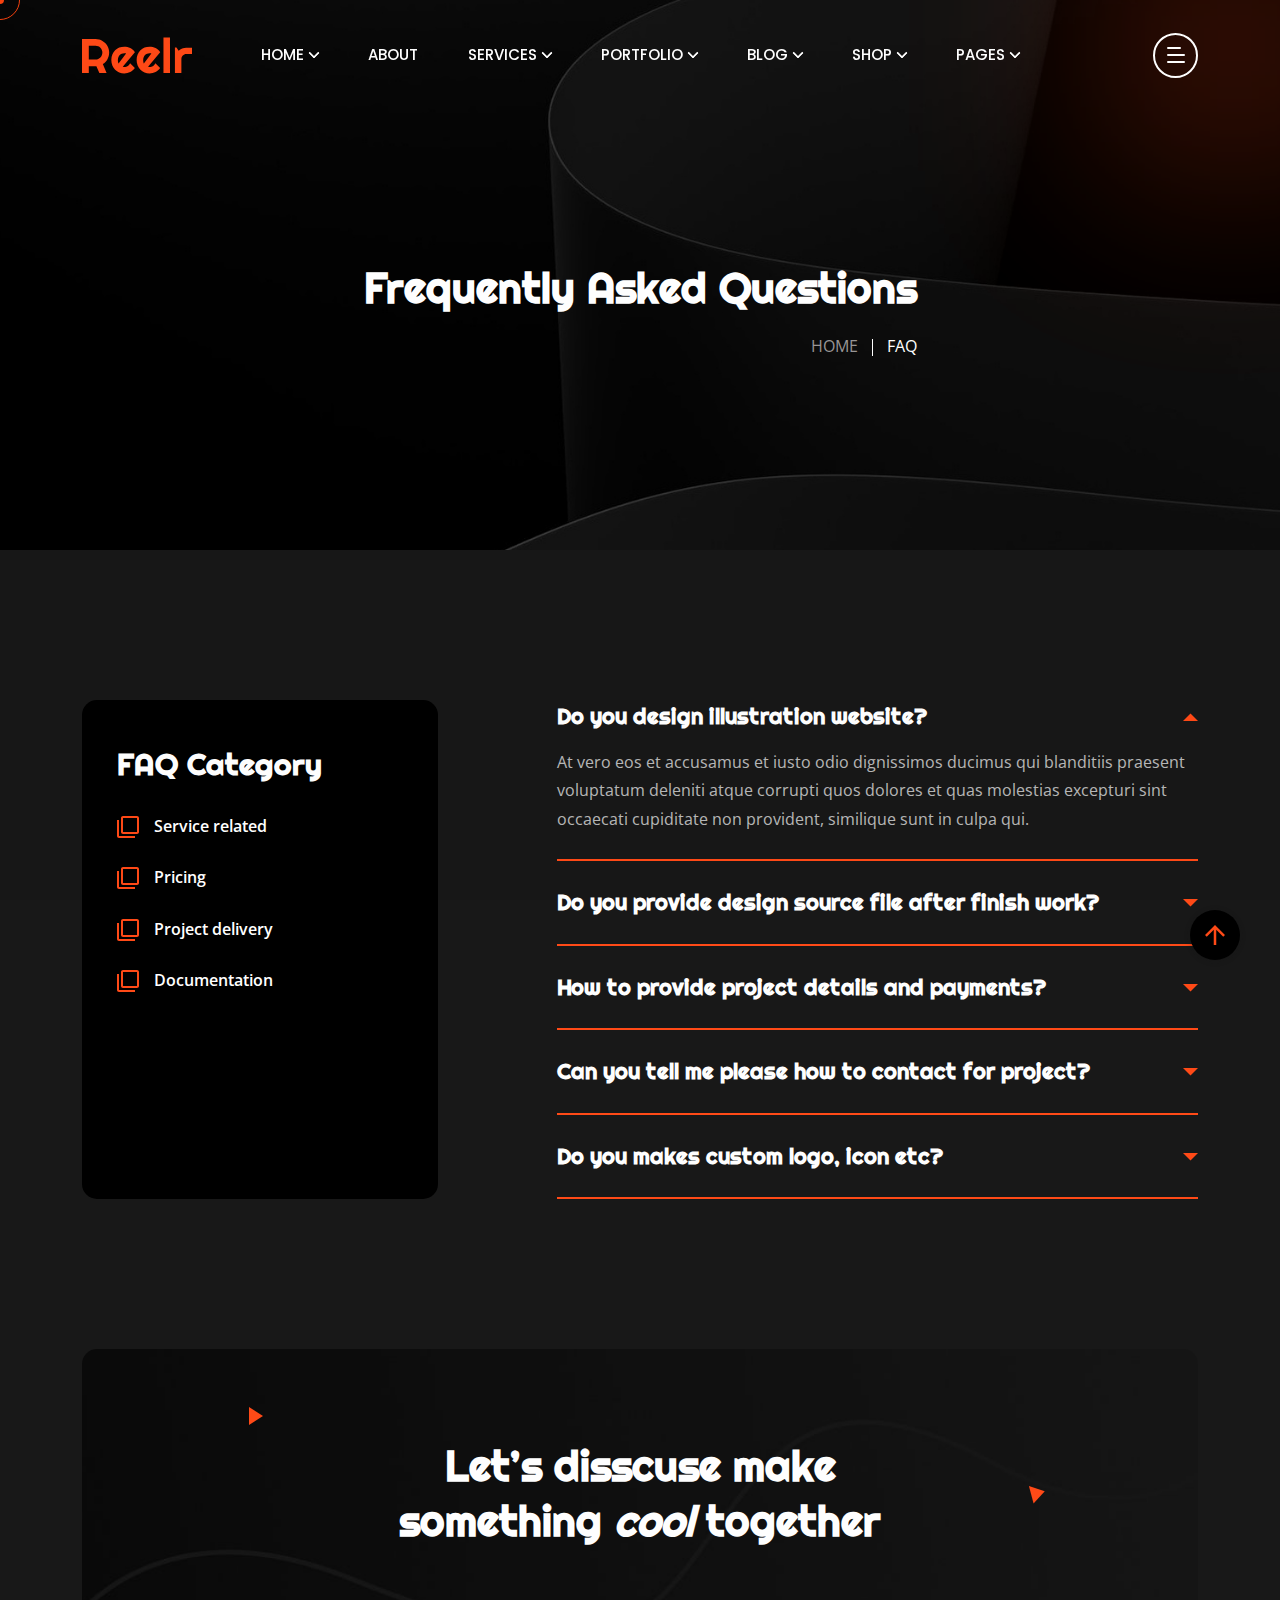
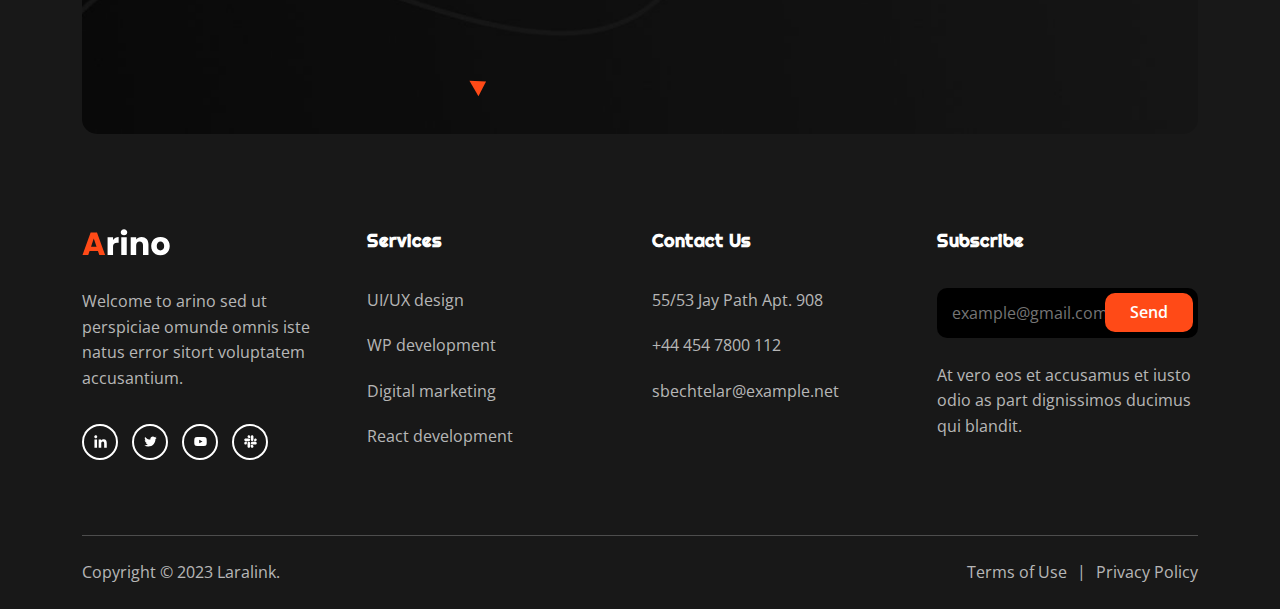
<file: faq.html>
<!DOCTYPE html>
<html class="no-js" lang="en">

<head>
  <!-- Meta Tags -->
  <meta charset="utf-8">
  <meta http-equiv="x-ua-compatible" content="ie=edge">
  <meta name="viewport" content="width=device-width, initial-scale=1">
  <meta name="author" content="Laralink">
  <!-- Favicon Icon -->
  <link rel="icon" href="assets/img/favicon.png">
  <!-- Site Title -->
  <title>Arino - Creative Agency Template</title>
  <link rel="stylesheet" href="assets/css/plugins/bootstrap.min.css">
  <link rel="stylesheet" href="assets/css/plugins/fontawesome.min.css">
  <link rel="stylesheet" href="assets/css/plugins/slick.css">
  <link rel="stylesheet" href="assets/css/plugins/lightgallery.min.css">
  <link rel="stylesheet" href="assets/css/plugins/animate.css">
  <link rel="stylesheet" href="assets/css/style.css">
</head>

<body>
  <div class="cs-preloader cs-center">
    <div class="cs-preloader_in"></div>
  </div>
  <!-- Start Header Section -->
  <header class="cs-site_header cs-style1 text-uppercase cs-sticky_header">
    <div class="cs-main_header">
      <div class="container">
        <div class="cs-main_header_in">
          <div class="cs-main_header_left">
            <a class="cs-site_branding" href="index.html">
              <img src="assets/img/logo.svg" alt="Logo">
            </a>
          </div>
          <div class="cs-main_header_center">
            <div class="cs-nav cs-primary_font cs-medium">
              <ul class="cs-nav_list">
                <li class="menu-item-has-children cs-mega_menu">
                  <a href="index.html">Home</a>
                  <ul class="cs-mega_wrapper">
                    <li>
                      <ul>
                        <li>
                          <a href="index.html" class="cs-nav_list_img">
                            <img src="assets/img/demo/main-home.jpeg" alt="Thumb">
                          </a>
                          <a href="index.html">Main Home</a>
                        </li>
                        <li>
                          <a href="architecture-agency.html" class="cs-nav_list_img">
                            <img src="assets/img/demo/architecture-agency.jpeg" alt="Thumb">
                          </a>
                          <a href="architecture-agency.html">Architecture Agency</a>
                          <span class="cs-header_badge">New</span>
                        </li>
                      </ul>
                    </li>
                    <li>
                      <ul>
                        <li>
                          <a href="photography-agency.html" class="cs-nav_list_img">
                            <img src="assets/img/demo/photography-agency.jpeg" alt="Thumb">
                          </a>
                          <a href="photography-agency.html">Photography Agency</a>
                        </li>
                        <li>
                          <a href="creative-solution.html" class="cs-nav_list_img">
                            <img src="assets/img/demo/creative-solution.jpeg" alt="Thumb">
                          </a>
                          <a href="creative-solution.html">Creative Solution</a>
                          <span class="cs-header_badge">New</span>
                        </li>
                      </ul>
                    </li>
                    <li>
                      <ul>
                        <li>
                          <a href="creative-portfolio.html" class="cs-nav_list_img">
                            <img src="assets/img/demo/portfolio.jpeg" alt="Thumb">
                          </a>
                          <a href="creative-portfolio.html">Creative Portfolio</a>
                        </li>
                        <li>
                          <a href="personal-portfolio.html" class="cs-nav_list_img">
                            <img src="assets/img/demo/personal-portfolio.jpeg" alt="Thumb">
                            <span class="cs-header_badge">New</span>
                          </a>
                          <a href="personal-portfolio.html">Personal Portfolio</a>
                        </li>
                      </ul>
                    </li>
                    <li>
                      <ul>
                        <li>
                          <a href="digital-agency.html" class="cs-nav_list_img">
                            <img src="assets/img/demo/digital-agency.jpeg" alt="Thumb">
                          </a>
                          <a href="digital-agency.html">Digital Agency</a>
                        </li>
                        <li>
                          <a href="https://arino-html-rtl.vercel.app" target="_blank" class="cs-nav_list_img">
                            <img src="assets/img/demo/rtl.jpeg" alt="Thumb">
                          </a>
                          <a href="https://arino-html-rtl.vercel.app" target="_blank">RTL Demo</a>
                        </li>
                      </ul>
                    </li>
                    <li>
                      <ul>
                        <li>
                          <a href="marketing-agency.html" class="cs-nav_list_img">
                            <img src="assets/img/demo/marketing.jpeg" alt="Thumb">
                          </a>
                          <a href="marketing-agency.html">Marketing Agency</a>
                        </li>
                        <li>
                          <a href="showcase-portfolio.html" class="cs-nav_list_img">
                            <img src="assets/img/demo/portfolio-showcase.jpeg" alt="Thumb">
                          </a>
                          <a href="showcase-portfolio.html">Portfolio Showcase</a>
                        </li>
                        <li>
                          <a href="case-study-showcase.html" class="cs-nav_list_img">
                            <img src="assets/img/demo/case-study-showcase.jpeg" alt="Thumb">
                          </a>
                          <a href="case-study-showcase.html">Case Study Showcase</a>
                        </li>
                      </ul>
                    </li>
                    <li>
                      <ul>
                        <li>
                          <a href="freelancer-agency.html" class="cs-nav_list_img">
                            <img src="assets/img/demo/freelancer-agency.jpeg" alt="Thumb">
                          </a>
                          <a href="freelancer-agency.html">Freelancing Agency</a>
                        </li>
                        <li>
                          <a href="video-showcase.html" class="cs-nav_list_img">
                            <img src="assets/img/demo/video-showcase.jpeg" alt="Thumb">
                            <span class="cs-header_badge">New</span>
                          </a>
                          <a href="video-showcase.html">Video Showcase</a>
                        </li>
                      </ul>
                    </li>
                  </ul>
                </li>
                <li><a href="about.html">About</a></li>
                <li class="menu-item-has-children"><a href="service.html">Services</a>
                  <ul>
                    <li><a href="service.html">Services</a></li>
                    <li><a href="service-details.html">Service Details</a></li>
                  </ul>
                </li>
                <li class="menu-item-has-children"><a href="portfolio.html">Portfolio</a>
                  <ul>
                    <li><a href="portfolio.html">Portfolio</a></li>
                    <li><a href="portfolio-details.html">Portfolio Details</a></li>
                  </ul>
                </li>
                <li class="menu-item-has-children"><a href="blog.html">Blog</a>
                  <ul>
                    <li><a href="blog.html">Blog</a></li>
                    <li><a href="blog-details.html">Blog Details</a></li>
                  </ul>
                </li>
                <li class="menu-item-has-children">
                  <a href="shop.html">Shop</a>
                  <ul>
                    <li>
                      <a href="shop.html">Our Shop</a>
                    </li>
                    <li>
                      <a href="shop-product-details.html">Shop Details</a>
                    </li>
                    <li>
                      <a href="shop-cart.html">Cart</a>
                    </li>
                    <li>
                      <a href="shop-checkout.html">Checkout</a>
                    </li>
                    <li>
                      <a href="shop-order-recived.html">Success Order</a>
                    </li>
                    <li>
                      <a href="shop-wishlist.html">Wishlist</a>
                    </li>
                  </ul>
                </li>
                <li class="menu-item-has-children"><a href="#">Pages</a>
                  <ul>
                    <li><a href="contact.html">Contact</a></li>
                    <li><a href="team.html">Team</a></li>
                    <li><a href="team-details.html">Team Details</a></li>
                    <li><a href="case-study.html">Case Study Details</a></li>
                    <li><a href="faq.html">FAQ</a></li>
                  </ul>
                </li>
              </ul>
            </div>
          </div>
          <div class="cs-main_header_right">
            <div class="cs-toolbox">
              <span class="cs-icon_btn">
                <span class="cs-icon_btn_in">
                  <span></span>
                  <span></span>
                  <span></span>
                  <span></span>
                </span>
              </span>
            </div>
          </div>
        </div>
      </div>
    </div>
  </header>
  <div class="cs-side_header">
    <button class="cs-close"></button>
    <div class="cs-side_header_overlay"></div>
    <div class="cs-side_header_in">
      <div class="cs-side_header_shape"></div>
      <a class="cs-site_branding" href="index.html">
        <img src="assets/img/footer_logo.svg" alt="Logo">
      </a>
      <div class="cs-side_header_box">
        <h2 class="cs-side_header_heading">Do you have a project in your  <br> mind? Keep connect us.</h2>
      </div>
      <div class="cs-side_header_box">
        <h3 class="cs-side_header_title cs-primary_color">Contact Us</h3>
        <ul class="cs-contact_info cs-style1 cs-mp0">
          <li>
            <svg width="18" height="18" viewBox="0 0 18 18" fill="none" xmlns="http://www.w3.org/2000/svg">
              <path d="M17 12.5C15.75 12.5 14.55 12.3 13.43 11.93C13.08 11.82 12.69 11.9 12.41 12.17L10.21 14.37C7.38 12.93 5.06 10.62 3.62 7.79L5.82 5.58C6.1 5.31 6.18 4.92 6.07 4.57C5.7 3.45 5.5 2.25 5.5 1C5.5 0.45 5.05 0 4.5 0H1C0.45 0 0 0.45 0 1C0 10.39 7.61 18 17 18C17.55 18 18 17.55 18 17V13.5C18 12.95 17.55 12.5 17 12.5ZM9 0V10L12 7H18V0H9Z" fill="#FF4A17"/>
            </svg>
            <span>+44 454 7800 112</span>
          </li>
          <li>
            <svg width="20" height="18" viewBox="0 0 20 18" fill="none" xmlns="http://www.w3.org/2000/svg">
              <path d="M20 6.98V16C20 17.1 19.1 18 18 18H2C0.9 18 0 17.1 0 16V4C0 2.9 0.9 2 2 2H12.1C12.04 2.32 12 2.66 12 3C12 4.48 12.65 5.79 13.67 6.71L10 9L2 4V6L10 11L15.3 7.68C15.84 7.88 16.4 8 17 8C18.13 8 19.16 7.61 20 6.98ZM14 3C14 4.66 15.34 6 17 6C18.66 6 20 4.66 20 3C20 1.34 18.66 0 17 0C15.34 0 14 1.34 14 3Z" fill="#FF4A17"/>
            </svg>              
            <span>infotech@arino.com</span>
          </li>
          <li>
            <svg width="14" height="20" viewBox="0 0 14 20" fill="none" xmlns="http://www.w3.org/2000/svg">
              <path d="M7 0C3.13 0 0 3.13 0 7C0 12.25 7 20 7 20C7 20 14 12.25 14 7C14 3.13 10.87 0 7 0ZM7 9.5C5.62 9.5 4.5 8.38 4.5 7C4.5 5.62 5.62 4.5 7 4.5C8.38 4.5 9.5 5.62 9.5 7C9.5 8.38 8.38 9.5 7 9.5Z" fill="#FF4A17"/>
            </svg>              
            <span>50 Wall Street Suite, 44150 <br>Ohio, United States</span>
          </li>
        </ul>
      </div>
      <div class="cs-side_header_box">
        <h3 class="cs-side_header_title cs-primary_color">Subscribe</h3>
        <div class="cs-newsletter cs-style1">
          <form action="#" class="cs-newsletter_form">
            <input type="email" class="cs-newsletter_input" placeholder="example@gmail.com">
            <button class="cs-newsletter_btn"><span>Send</span></button>
          </form>
          <div class="cs-newsletter_text">At vero eos et accusamus et iusto odio as part dignissimos ducimus qui blandit.</div>
        </div>
      </div>
      <div class="cs-side_header_box">
        <div class="cs-social_btns cs-style1">
          <a href="#" class="cs-center">
            <svg width="15" height="15" viewBox="0 0 15 15" fill="none" xmlns="http://www.w3.org/2000/svg">
              <path d="M4.04799 13.7497H1.45647V5.4043H4.04799V13.7497ZM2.75084 4.2659C1.92215 4.2659 1.25 3.57952 1.25 2.75084C1.25 2.35279 1.40812 1.97105 1.68958 1.68958C1.97105 1.40812 2.35279 1.25 2.75084 1.25C3.14888 1.25 3.53063 1.40812 3.81209 1.68958C4.09355 1.97105 4.25167 2.35279 4.25167 2.75084C4.25167 3.57952 3.57924 4.2659 2.75084 4.2659ZM13.7472 13.7497H11.1613V9.68722C11.1613 8.71903 11.1417 7.4774 9.81389 7.4774C8.46652 7.4774 8.26004 8.5293 8.26004 9.61747V13.7497H5.67132V5.4043H8.15681V6.54269H8.19308C8.53906 5.887 9.38421 5.19503 10.6451 5.19503C13.2679 5.19503 13.75 6.92215 13.75 9.16546V13.7497H13.7472Z" fill="white"></path>
            </svg> 
          </a>
          <a href="#" class="cs-center">
            <svg width="13" height="11" viewBox="0 0 13 11" fill="none" xmlns="http://www.w3.org/2000/svg">
              <path d="M11.4651 2.95396C11.4731 3.065 11.4731 3.17606 11.4731 3.2871C11.4731 6.67383 8.89535 10.5761 4.18402 10.5761C2.73255 10.5761 1.38421 10.1557 0.25 9.42608C0.456226 9.44986 0.654494 9.4578 0.868655 9.4578C2.06629 9.4578 3.16879 9.0533 4.04918 8.36326C2.92291 8.33946 1.97906 7.60183 1.65386 6.5866C1.81251 6.61038 1.97112 6.62624 2.1377 6.62624C2.36771 6.62624 2.59774 6.59451 2.81188 6.53901C1.63802 6.30105 0.757595 5.26996 0.757595 4.02472V3.99301C1.09864 4.18336 1.49524 4.30233 1.91558 4.31818C1.22554 3.85814 0.773464 3.07294 0.773464 2.1846C0.773464 1.70872 0.900344 1.27249 1.12244 0.891774C2.38355 2.44635 4.27919 3.46156 6.40481 3.57262C6.36516 3.38226 6.34136 3.184 6.34136 2.9857C6.34136 1.57388 7.4835 0.423828 8.90323 0.423828C9.64086 0.423828 10.3071 0.733156 10.7751 1.23284C11.354 1.1218 11.9093 0.907643 12.401 0.614185C12.2106 1.20906 11.8061 1.70875 11.2748 2.02598C11.7903 1.97049 12.29 1.82769 12.75 1.62942C12.4011 2.13702 11.9648 2.5891 11.4651 2.95396V2.95396Z" fill="white"></path>
            </svg>                    
          </a>
          <a href="#" class="cs-center">
            <svg width="13" height="9" viewBox="0 0 13 9" fill="none" xmlns="http://www.w3.org/2000/svg">
              <path d="M12.4888 1.48066C12.345 0.939353 11.9215 0.513038 11.3837 0.368362C10.4089 0.105469 6.5 0.105469 6.5 0.105469C6.5 0.105469 2.59116 0.105469 1.61633 0.368362C1.07853 0.513061 0.65496 0.939353 0.5112 1.48066C0.25 2.4618 0.25 4.50887 0.25 4.50887C0.25 4.50887 0.25 6.55595 0.5112 7.53709C0.65496 8.0784 1.07853 8.48695 1.61633 8.63163C2.59116 8.89452 6.5 8.89452 6.5 8.89452C6.5 8.89452 10.4088 8.89452 11.3837 8.63163C11.9215 8.48695 12.345 8.0784 12.4888 7.53709C12.75 6.55595 12.75 4.50887 12.75 4.50887C12.75 4.50887 12.75 2.4618 12.4888 1.48066V1.48066ZM5.22158 6.36746V2.65029L8.48861 4.50892L5.22158 6.36746V6.36746Z" fill="white"></path>
            </svg>                    
          </a>
          <a href="#" class="cs-center">
            <svg width="13" height="13" viewBox="0 0 13 13" fill="none" xmlns="http://www.w3.org/2000/svg">
              <path d="M2.87612 8.149C2.87612 8.87165 2.28571 9.46205 1.56306 9.46205C0.840402 9.46205 0.25 8.87165 0.25 8.149C0.25 7.42634 0.840402 6.83594 1.56306 6.83594H2.87612V8.149ZM3.53795 8.149C3.53795 7.42634 4.12835 6.83594 4.851 6.83594C5.57366 6.83594 6.16406 7.42634 6.16406 8.149V11.4369C6.16406 12.1596 5.57366 12.75 4.851 12.75C4.12835 12.75 3.53795 12.1596 3.53795 11.4369V8.149ZM4.851 2.87612C4.12835 2.87612 3.53795 2.28571 3.53795 1.56306C3.53795 0.840402 4.12835 0.25 4.851 0.25C5.57366 0.25 6.16406 0.840402 6.16406 1.56306V2.87612H4.851V2.87612ZM4.851 3.53795C5.57366 3.53795 6.16406 4.12835 6.16406 4.851C6.16406 5.57366 5.57366 6.16406 4.851 6.16406H1.56306C0.840402 6.16406 0.25 5.57366 0.25 4.851C0.25 4.12835 0.840402 3.53795 1.56306 3.53795H4.851V3.53795ZM10.1239 4.851C10.1239 4.12835 10.7143 3.53795 11.4369 3.53795C12.1596 3.53795 12.75 4.12835 12.75 4.851C12.75 5.57366 12.1596 6.16406 11.4369 6.16406H10.1239V4.851V4.851ZM9.46205 4.851C9.46205 5.57366 8.87165 6.16406 8.149 6.16406C7.42634 6.16406 6.83594 5.57366 6.83594 4.851V1.56306C6.83594 0.840402 7.42634 0.25 8.149 0.25C8.87165 0.25 9.46205 0.840402 9.46205 1.56306V4.851V4.851ZM8.149 10.1239C8.87165 10.1239 9.46205 10.7143 9.46205 11.4369C9.46205 12.1596 8.87165 12.75 8.149 12.75C7.42634 12.75 6.83594 12.1596 6.83594 11.4369V10.1239H8.149ZM8.149 9.46205C7.42634 9.46205 6.83594 8.87165 6.83594 8.149C6.83594 7.42634 7.42634 6.83594 8.149 6.83594H11.4369C12.1596 6.83594 12.75 7.42634 12.75 8.149C12.75 8.87165 12.1596 9.46205 11.4369 9.46205H8.149Z" fill="white"></path>
            </svg>                    
          </a>
        </div>
      </div>
    </div>
  </div>
  <!-- End Header Section -->
  
  <!-- Start Hero -->
  <div class="cs-page_heading cs-style1 cs-center text-center cs-bg" data-src="assets/img/contact_hero_bg.jpeg">
    <div class="container">
      <div class="cs-page_heading_in">
        <h1 class="cs-page_title cs-font_50 cs-white_color">Frequently Asked Questions</h1>
        <ol class="breadcrumb text-uppercase">
          <li class="breadcrumb-item"><a href="index.html">Home</a></li>
          <li class="breadcrumb-item active">Faq</li>
        </ol>
      </div>
    </div>
  </div>
  <!-- End Hero -->
  <div class="cs-height_150 cs-height_lg_80"></div>
  <div class="container">
    <div class="row">
      <div class="col-lg-4">
        <div class="cs-faq_nav cs-radius_15">
          <h2 class="cs-faq_nav_title cs-m0">FAQ Category</h2>
          <div class="cs-height_30 cs-height_lg_30"></div>
          <ul class="cs-list cs-style1 cs-mp0">
            <li>
              <a href="faq.html" class="cs-text_btn cs-type2">
                <svg width="22" height="22" viewBox="0 0 22 22" fill="none" xmlns="http://www.w3.org/2000/svg">
                  <path d="M2 4H0V20C0 21.1 0.9 22 2 22H18V20H2V4ZM20 0H6C4.9 0 4 0.9 4 2V16C4 17.1 4.9 18 6 18H20C21.1 18 22 17.1 22 16V2C22 0.9 21.1 0 20 0ZM20 16H6V2H20V16Z" fill="#FF4A17"/>
                </svg>
                <span>Service related</span>              
              </a>
            </li>
            <li>
              <a href="faq.html" class="cs-text_btn cs-type2">
                <svg width="22" height="22" viewBox="0 0 22 22" fill="none" xmlns="http://www.w3.org/2000/svg">
                  <path d="M2 4H0V20C0 21.1 0.9 22 2 22H18V20H2V4ZM20 0H6C4.9 0 4 0.9 4 2V16C4 17.1 4.9 18 6 18H20C21.1 18 22 17.1 22 16V2C22 0.9 21.1 0 20 0ZM20 16H6V2H20V16Z" fill="#FF4A17"/>
                </svg>
                <span>Pricing</span>              
              </a>
            </li>
            <li>
              <a href="faq.html" class="cs-text_btn cs-type2">
                <svg width="22" height="22" viewBox="0 0 22 22" fill="none" xmlns="http://www.w3.org/2000/svg">
                  <path d="M2 4H0V20C0 21.1 0.9 22 2 22H18V20H2V4ZM20 0H6C4.9 0 4 0.9 4 2V16C4 17.1 4.9 18 6 18H20C21.1 18 22 17.1 22 16V2C22 0.9 21.1 0 20 0ZM20 16H6V2H20V16Z" fill="#FF4A17"/>
                </svg>
                <span>Project delivery</span>              
              </a>
            </li>
            <li>
              <a href="faq.html" class="cs-text_btn cs-type2">
                <svg width="22" height="22" viewBox="0 0 22 22" fill="none" xmlns="http://www.w3.org/2000/svg">
                  <path d="M2 4H0V20C0 21.1 0.9 22 2 22H18V20H2V4ZM20 0H6C4.9 0 4 0.9 4 2V16C4 17.1 4.9 18 6 18H20C21.1 18 22 17.1 22 16V2C22 0.9 21.1 0 20 0ZM20 16H6V2H20V16Z" fill="#FF4A17"/>
                </svg>
                <span>Documentation</span>              
              </a>
            </li>
          </ul>
        </div>
      </div>
      <div class="col-lg-7 offset-lg-1">
        <div class="cs-height_0 cs-height_lg_40"></div>
        <div class="cs-accordians cs-style1">
          <div class="cs-accordian active">
            <div class="cs-accordian_head">
              <h2 class="cs-accordian_title">Do you design illustration website?</h2>
              <span class="cs-accordian_toggle cs-accent_color">
                <svg width="15" height="8" viewBox="0 0 15 8" fill="none" xmlns="http://www.w3.org/2000/svg">
                  <path d="M0 0L7.5 7.5L15 0H0Z" fill="currentColor"/>
                </svg>                    
              </span>
            </div>
            <div class="cs-accordian_body">
              <p>At vero eos et accusamus et iusto odio dignissimos ducimus qui blanditiis praesent voluptatum deleniti atque corrupti quos dolores et quas molestias excepturi sint occaecati cupiditate non provident, similique sunt in culpa qui.</p>
            </div>
          </div><!-- .cs-accordian -->
          <div class="cs-accordian">
            <div class="cs-accordian_head">
              <h2 class="cs-accordian_title">Do you provide design source file after finish work?</h2>
              <span class="cs-accordian_toggle cs-accent_color">
                <svg width="15" height="8" viewBox="0 0 15 8" fill="none" xmlns="http://www.w3.org/2000/svg">
                  <path d="M0 0L7.5 7.5L15 0H0Z" fill="currentColor"/>
                </svg>                    
              </span>
            </div>
            <div class="cs-accordian_body">
              <p>At vero eos et accusamus et iusto odio dignissimos ducimus qui blanditiis praesent voluptatum deleniti atque corrupti quos dolores et quas molestias excepturi sint occaecati cupiditate non provident, similique sunt in culpa qui.</p>
            </div>
          </div><!-- .cs-accordian -->
          <div class="cs-accordian">
            <div class="cs-accordian_head">
              <h2 class="cs-accordian_title">How to provide project details and payments?</h2>
              <span class="cs-accordian_toggle cs-accent_color">
                <svg width="15" height="8" viewBox="0 0 15 8" fill="none" xmlns="http://www.w3.org/2000/svg">
                  <path d="M0 0L7.5 7.5L15 0H0Z" fill="currentColor"/>
                </svg>                    
              </span>
            </div>
            <div class="cs-accordian_body">
              <p>At vero eos et accusamus et iusto odio dignissimos ducimus qui blanditiis praesent voluptatum deleniti atque corrupti quos dolores et quas molestias excepturi sint occaecati cupiditate non provident, similique sunt in culpa qui.</p>
            </div>
          </div><!-- .cs-accordian -->
          <div class="cs-accordian">
            <div class="cs-accordian_head">
              <h2 class="cs-accordian_title">Can you tell me please how to contact for project?</h2>
              <span class="cs-accordian_toggle cs-accent_color">
                <svg width="15" height="8" viewBox="0 0 15 8" fill="none" xmlns="http://www.w3.org/2000/svg">
                  <path d="M0 0L7.5 7.5L15 0H0Z" fill="currentColor"/>
                </svg>                    
              </span>
            </div>
            <div class="cs-accordian_body">
              <p>At vero eos et accusamus et iusto odio dignissimos ducimus qui blanditiis praesent voluptatum deleniti atque corrupti quos dolores et quas molestias excepturi sint occaecati cupiditate non provident, similique sunt in culpa qui.</p>
            </div>
          </div><!-- .cs-accordian -->
          <div class="cs-accordian">
            <div class="cs-accordian_head">
              <h2 class="cs-accordian_title">Do you makes custom logo, icon etc?</h2>
              <span class="cs-accordian_toggle cs-accent_color">
                <svg width="15" height="8" viewBox="0 0 15 8" fill="none" xmlns="http://www.w3.org/2000/svg">
                  <path d="M0 0L7.5 7.5L15 0H0Z" fill="currentColor"/>
                </svg>                    
              </span>
            </div>
            <div class="cs-accordian_body">
              <p>At vero eos et accusamus et iusto odio dignissimos ducimus qui blanditiis praesent voluptatum deleniti atque corrupti quos dolores et quas molestias excepturi sint occaecati cupiditate non provident, similique sunt in culpa qui.</p>
            </div>
          </div><!-- .cs-accordian -->
        </div><!-- .cs-accordians -->
      </div>
    </div>
  </div>
  <div class="cs-height_150 cs-height_lg_80"></div>
   <!-- Start CTA -->
   <section>
    <div class="container">
      <div class="cs-cta cs-style1 cs-bg text-center cs-shape_wrap_1 cs-position_1" data-src="assets/img/cta_bg.jpeg" >
        <div class="cs-shape_1"></div>
        <div class="cs-shape_1"></div>
        <div class="cs-shape_1"></div>
        <div class="cs-cta_in">
          <h2 class="cs-cta_title cs-semi_bold cs-m0">Let’s disscuse make <br>something <i>cool</i> together</h2>
          <div class="cs-height_70 cs-height_lg_30"></div>
          <a href="contact.html" class="cs-text_btn wow fadeInUp" data-wow-duration="0.8s" data-wow-delay="0.2s">
            <span>Apply For Meeting</span>
            <svg width="26" height="12" viewBox="0 0 26 12" fill="none" xmlns="http://www.w3.org/2000/svg">
              <path d="M25.5307 6.53033C25.8236 6.23744 25.8236 5.76256 25.5307 5.46967L20.7577 0.696699C20.4648 0.403806 19.99 0.403806 19.6971 0.696699C19.4042 0.989593 19.4042 1.46447 19.6971 1.75736L23.9397 6L19.6971 10.2426C19.4042 10.5355 19.4042 11.0104 19.6971 11.3033C19.99 11.5962 20.4648 11.5962 20.7577 11.3033L25.5307 6.53033ZM0.000366211 6.75H25.0004V5.25H0.000366211V6.75Z" fill="currentColor"/>
            </svg>            
          </a>
        </div>
      </div>
    </div>
  </section>
  <!-- End CTA -->
  <!-- Start Footer -->
  <footer class="cs-fooer">
    <div class="cs-fooer_main">
      <div class="container">
        <div class="row">
          <div class="col-lg-3 col-sm-6">
            <div class="cs-footer_item">
              <div class="cs-text_widget">
                <img src="assets/img/footer_logo.svg" alt="Thumb">
                <p>Welcome to arino sed ut perspiciae omunde omnis iste natus error sitort voluptatem accusantium.</p>
              </div>
              <div class="cs-social_btns cs-style1">
                <a href="#" class="cs-center">
                  <svg width="15" height="15" viewBox="0 0 15 15" fill="none" xmlns="http://www.w3.org/2000/svg">
                    <path d="M4.04799 13.7497H1.45647V5.4043H4.04799V13.7497ZM2.75084 4.2659C1.92215 4.2659 1.25 3.57952 1.25 2.75084C1.25 2.35279 1.40812 1.97105 1.68958 1.68958C1.97105 1.40812 2.35279 1.25 2.75084 1.25C3.14888 1.25 3.53063 1.40812 3.81209 1.68958C4.09355 1.97105 4.25167 2.35279 4.25167 2.75084C4.25167 3.57952 3.57924 4.2659 2.75084 4.2659ZM13.7472 13.7497H11.1613V9.68722C11.1613 8.71903 11.1417 7.4774 9.81389 7.4774C8.46652 7.4774 8.26004 8.5293 8.26004 9.61747V13.7497H5.67132V5.4043H8.15681V6.54269H8.19308C8.53906 5.887 9.38421 5.19503 10.6451 5.19503C13.2679 5.19503 13.75 6.92215 13.75 9.16546V13.7497H13.7472Z" fill="white"/>
                  </svg> 
                </a>
                <a href="#" class="cs-center">
                  <svg width="13" height="11" viewBox="0 0 13 11" fill="none" xmlns="http://www.w3.org/2000/svg">
                    <path d="M11.4651 2.95396C11.4731 3.065 11.4731 3.17606 11.4731 3.2871C11.4731 6.67383 8.89535 10.5761 4.18402 10.5761C2.73255 10.5761 1.38421 10.1557 0.25 9.42608C0.456226 9.44986 0.654494 9.4578 0.868655 9.4578C2.06629 9.4578 3.16879 9.0533 4.04918 8.36326C2.92291 8.33946 1.97906 7.60183 1.65386 6.5866C1.81251 6.61038 1.97112 6.62624 2.1377 6.62624C2.36771 6.62624 2.59774 6.59451 2.81188 6.53901C1.63802 6.30105 0.757595 5.26996 0.757595 4.02472V3.99301C1.09864 4.18336 1.49524 4.30233 1.91558 4.31818C1.22554 3.85814 0.773464 3.07294 0.773464 2.1846C0.773464 1.70872 0.900344 1.27249 1.12244 0.891774C2.38355 2.44635 4.27919 3.46156 6.40481 3.57262C6.36516 3.38226 6.34136 3.184 6.34136 2.9857C6.34136 1.57388 7.4835 0.423828 8.90323 0.423828C9.64086 0.423828 10.3071 0.733156 10.7751 1.23284C11.354 1.1218 11.9093 0.907643 12.401 0.614185C12.2106 1.20906 11.8061 1.70875 11.2748 2.02598C11.7903 1.97049 12.29 1.82769 12.75 1.62942C12.4011 2.13702 11.9648 2.5891 11.4651 2.95396V2.95396Z" fill="white"/>
                  </svg>                    
                </a>
                <a href="#" class="cs-center">
                  <svg width="13" height="9" viewBox="0 0 13 9" fill="none" xmlns="http://www.w3.org/2000/svg">
                    <path d="M12.4888 1.48066C12.345 0.939353 11.9215 0.513038 11.3837 0.368362C10.4089 0.105469 6.5 0.105469 6.5 0.105469C6.5 0.105469 2.59116 0.105469 1.61633 0.368362C1.07853 0.513061 0.65496 0.939353 0.5112 1.48066C0.25 2.4618 0.25 4.50887 0.25 4.50887C0.25 4.50887 0.25 6.55595 0.5112 7.53709C0.65496 8.0784 1.07853 8.48695 1.61633 8.63163C2.59116 8.89452 6.5 8.89452 6.5 8.89452C6.5 8.89452 10.4088 8.89452 11.3837 8.63163C11.9215 8.48695 12.345 8.0784 12.4888 7.53709C12.75 6.55595 12.75 4.50887 12.75 4.50887C12.75 4.50887 12.75 2.4618 12.4888 1.48066V1.48066ZM5.22158 6.36746V2.65029L8.48861 4.50892L5.22158 6.36746V6.36746Z" fill="white"/>
                  </svg>                    
                </a>
                <a href="#" class="cs-center">
                  <svg width="13" height="13" viewBox="0 0 13 13" fill="none" xmlns="http://www.w3.org/2000/svg">
                    <path d="M2.87612 8.149C2.87612 8.87165 2.28571 9.46205 1.56306 9.46205C0.840402 9.46205 0.25 8.87165 0.25 8.149C0.25 7.42634 0.840402 6.83594 1.56306 6.83594H2.87612V8.149ZM3.53795 8.149C3.53795 7.42634 4.12835 6.83594 4.851 6.83594C5.57366 6.83594 6.16406 7.42634 6.16406 8.149V11.4369C6.16406 12.1596 5.57366 12.75 4.851 12.75C4.12835 12.75 3.53795 12.1596 3.53795 11.4369V8.149ZM4.851 2.87612C4.12835 2.87612 3.53795 2.28571 3.53795 1.56306C3.53795 0.840402 4.12835 0.25 4.851 0.25C5.57366 0.25 6.16406 0.840402 6.16406 1.56306V2.87612H4.851V2.87612ZM4.851 3.53795C5.57366 3.53795 6.16406 4.12835 6.16406 4.851C6.16406 5.57366 5.57366 6.16406 4.851 6.16406H1.56306C0.840402 6.16406 0.25 5.57366 0.25 4.851C0.25 4.12835 0.840402 3.53795 1.56306 3.53795H4.851V3.53795ZM10.1239 4.851C10.1239 4.12835 10.7143 3.53795 11.4369 3.53795C12.1596 3.53795 12.75 4.12835 12.75 4.851C12.75 5.57366 12.1596 6.16406 11.4369 6.16406H10.1239V4.851V4.851ZM9.46205 4.851C9.46205 5.57366 8.87165 6.16406 8.149 6.16406C7.42634 6.16406 6.83594 5.57366 6.83594 4.851V1.56306C6.83594 0.840402 7.42634 0.25 8.149 0.25C8.87165 0.25 9.46205 0.840402 9.46205 1.56306V4.851V4.851ZM8.149 10.1239C8.87165 10.1239 9.46205 10.7143 9.46205 11.4369C9.46205 12.1596 8.87165 12.75 8.149 12.75C7.42634 12.75 6.83594 12.1596 6.83594 11.4369V10.1239H8.149ZM8.149 9.46205C7.42634 9.46205 6.83594 8.87165 6.83594 8.149C6.83594 7.42634 7.42634 6.83594 8.149 6.83594H11.4369C12.1596 6.83594 12.75 7.42634 12.75 8.149C12.75 8.87165 12.1596 9.46205 11.4369 9.46205H8.149Z" fill="white"/>
                  </svg>                    
                </a>
              </div>
            </div>
          </div>
          <div class="col-lg-3 col-sm-6">
            <div class="cs-footer_item">
              <h2 class="cs-widget_title">Services</h2>
              <ul class="cs-menu_widget cs-mp0">
                <li><a href="service-details.html">UI/UX design</a></li>
                <li><a href="service-details.html">WP development</a></li>
                <li><a href="service-details.html">Digital marketing</a></li>
                <li><a href="service-details.html">React development</a></li>
              </ul>
            </div>
          </div>
          <div class="col-lg-3 col-sm-6">
            <div class="cs-footer_item">
              <h2 class="cs-widget_title">Contact Us</h2>
              <ul class="cs-menu_widget cs-mp0">
                <li>55/53 Jay Path Apt. 908</li>
                <li>+44 454 7800 112</li>
                <li>sbechtelar@example.net</li>
              </ul>
            </div>
          </div>
          <div class="col-lg-3 col-sm-6">
            <div class="cs-footer_item">
              <h2 class="cs-widget_title">Subscribe</h2>
              <div class="cs-newsletter cs-style1">
                <form action="#" class="cs-newsletter_form">
                  <input type="email" class="cs-newsletter_input" placeholder="example@gmail.com">
                  <button class="cs-newsletter_btn"><span>Send</span></button>
                </form>
                <div class="cs-newsletter_text">At vero eos et accusamus et iusto odio as part dignissimos ducimus qui blandit.</div>
              </div>
            </div>
          </div>
        </div>
      </div>
    </div>
    <div class="container">
      <div class="cs-bottom_footer">
        <div class="cs-bottom_footer_left">
          <div class="cs-copyright">Copyright © 2023 Laralink.</div>
        </div>
        <div class="cs-bottom_footer_right">
          <ul class="cs-footer_links cs-mp0">
            <li><a href="">Terms of Use</a></li>
            <li><a href="">Privacy Policy</a></li>
          </ul>
        </div>
      </div>
    </div>
  </footer>
  <!-- End Footer -->

  <span class="cs-scrollup">
    <svg width="20" height="20" viewBox="0 0 20 20" fill="none" xmlns="http://www.w3.org/2000/svg">
      <path d="M0 10L1.7625 11.7625L8.75 4.7875V20H11.25V4.7875L18.225 11.775L20 10L10 0L0 10Z" fill="currentColor"/>
    </svg>      
  </span>
  
  <!-- Start Video Popup -->
  <div class="cs-video_popup">
    <div class="cs-video_popup_overlay"></div>
    <div class="cs-video_popup_content">
      <div class="cs-video_popup_layer"></div>
      <div class="cs-video_popup_container">
        <div class="cs-video_popup_align">
          <div class="embed-responsive embed-responsive-16by9">
            <iframe class="embed-responsive-item" src="about:blank"></iframe>
          </div>
        </div>
        <div class="cs-video_popup_close"></div>
      </div>
    </div>
  </div>
  <!-- End Video Popup -->

  <!-- Script -->
  <script src="assets/js/plugins/jquery-3.6.0.min.js"></script>
  <script src="assets/js/plugins/isotope.pkg.min.js"></script>
  <script src="assets/js/plugins/jquery.slick.min.js"></script>
  <script src="assets/js/plugins/jquery.counter.min.js"></script>
  <script src="assets/js/plugins/lightgallery.min.js"></script>
  <script src="assets/js/plugins/wow.min.js"></script>
  <script src="assets/js/plugins/gsap.min.js"></script>
  <script src="assets/js/main.js"></script>
</body>
</html>
</file>
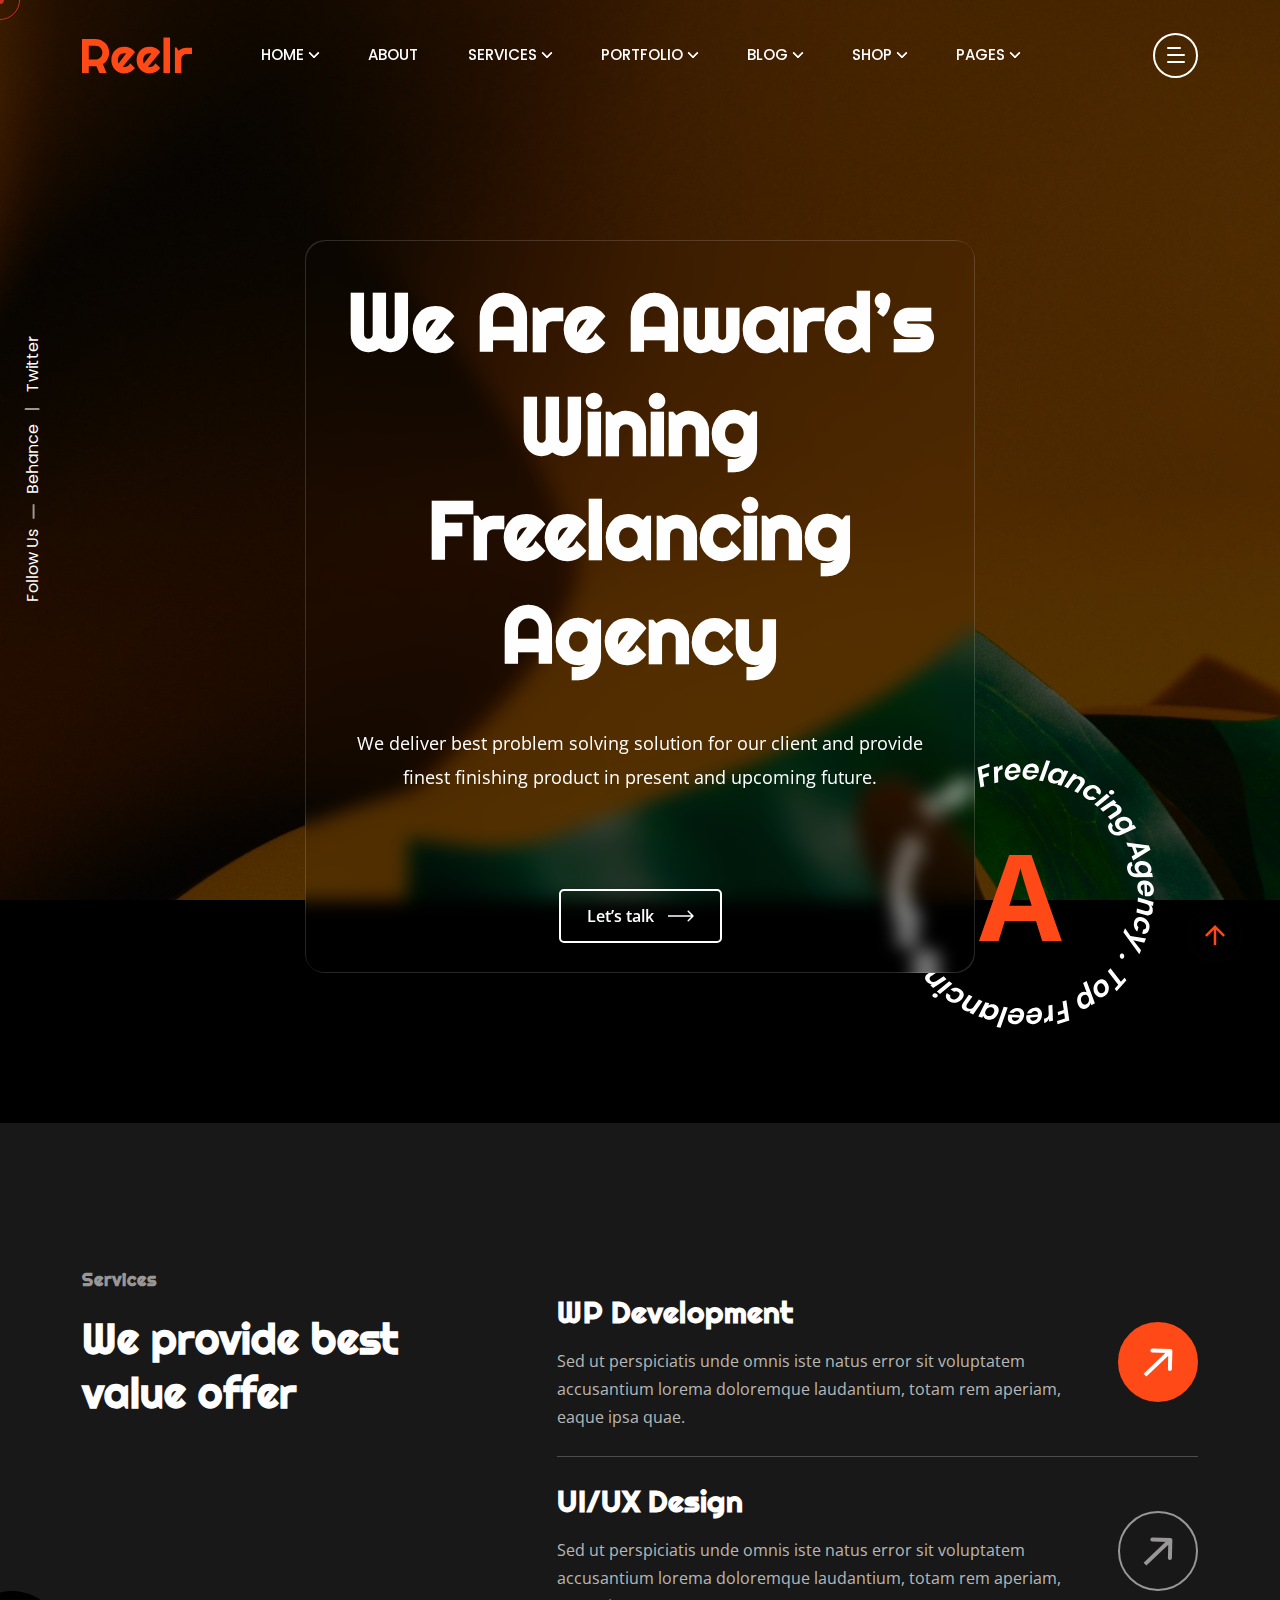
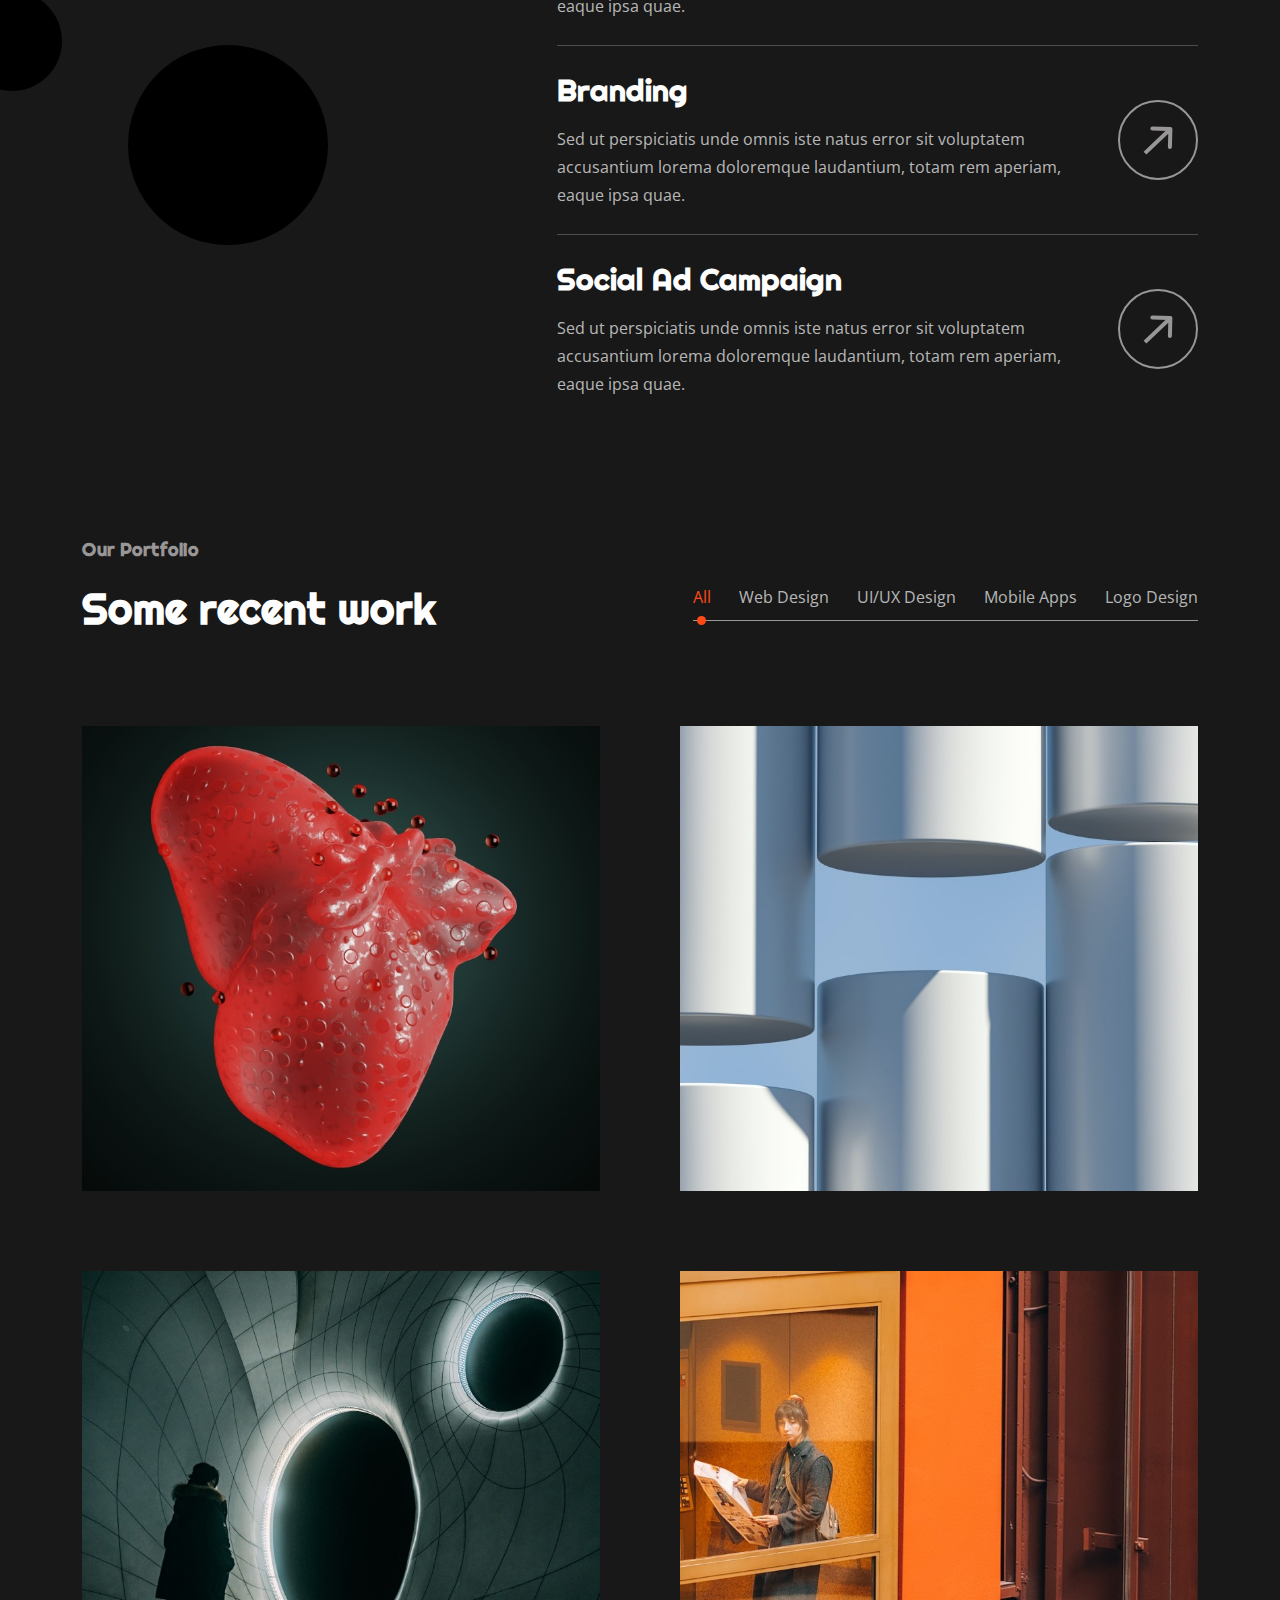
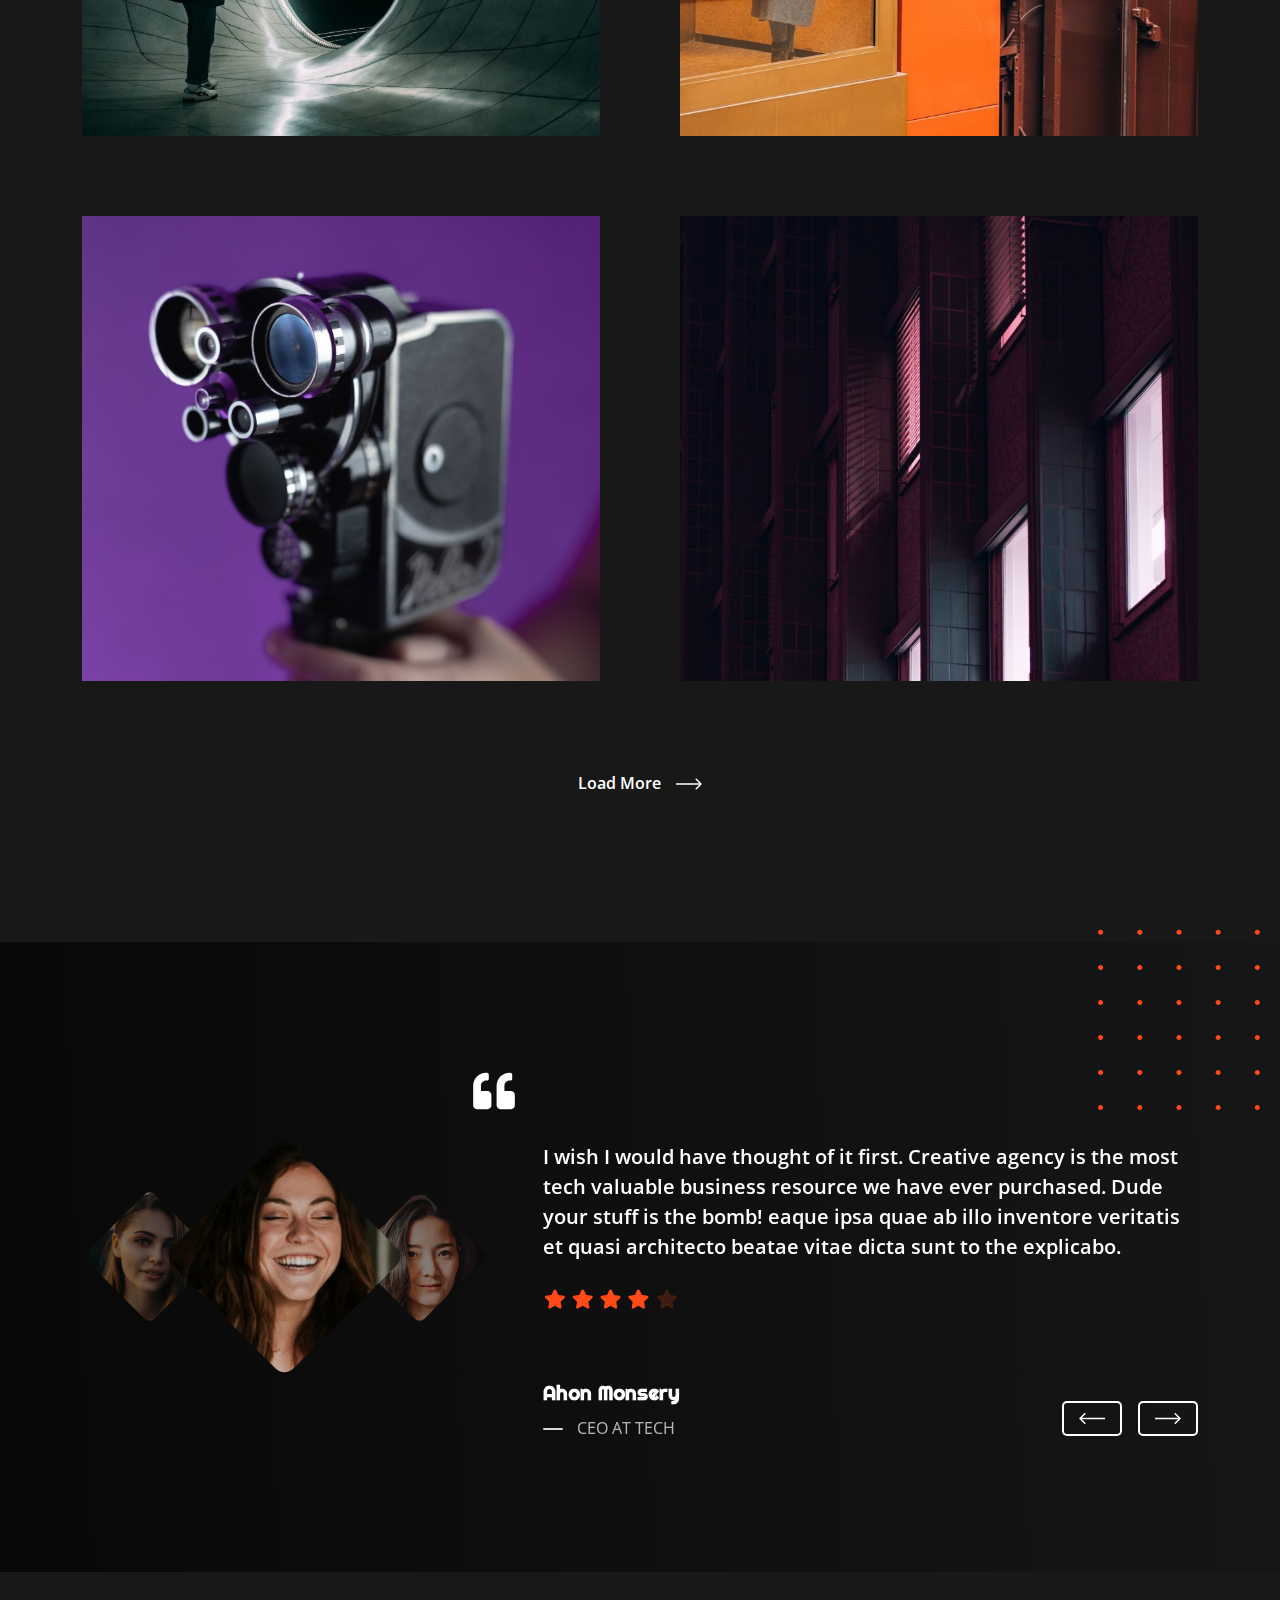
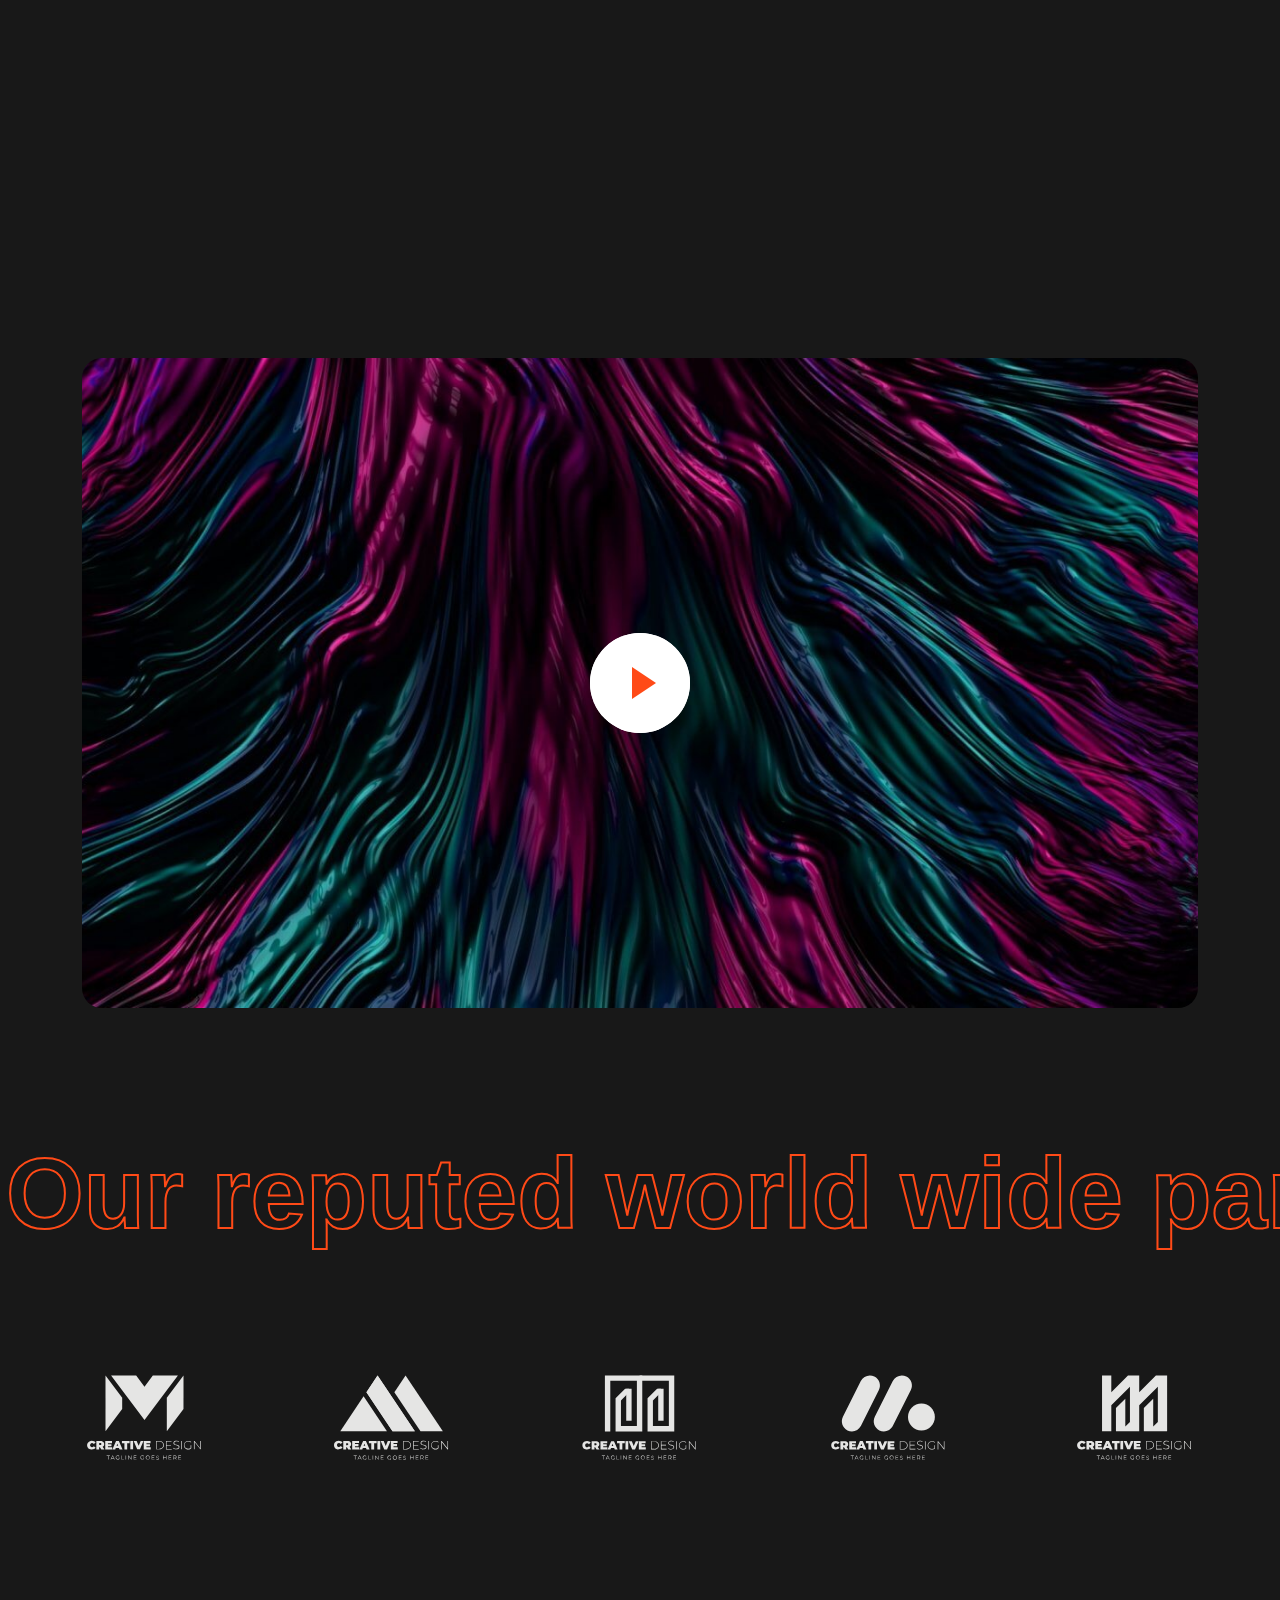
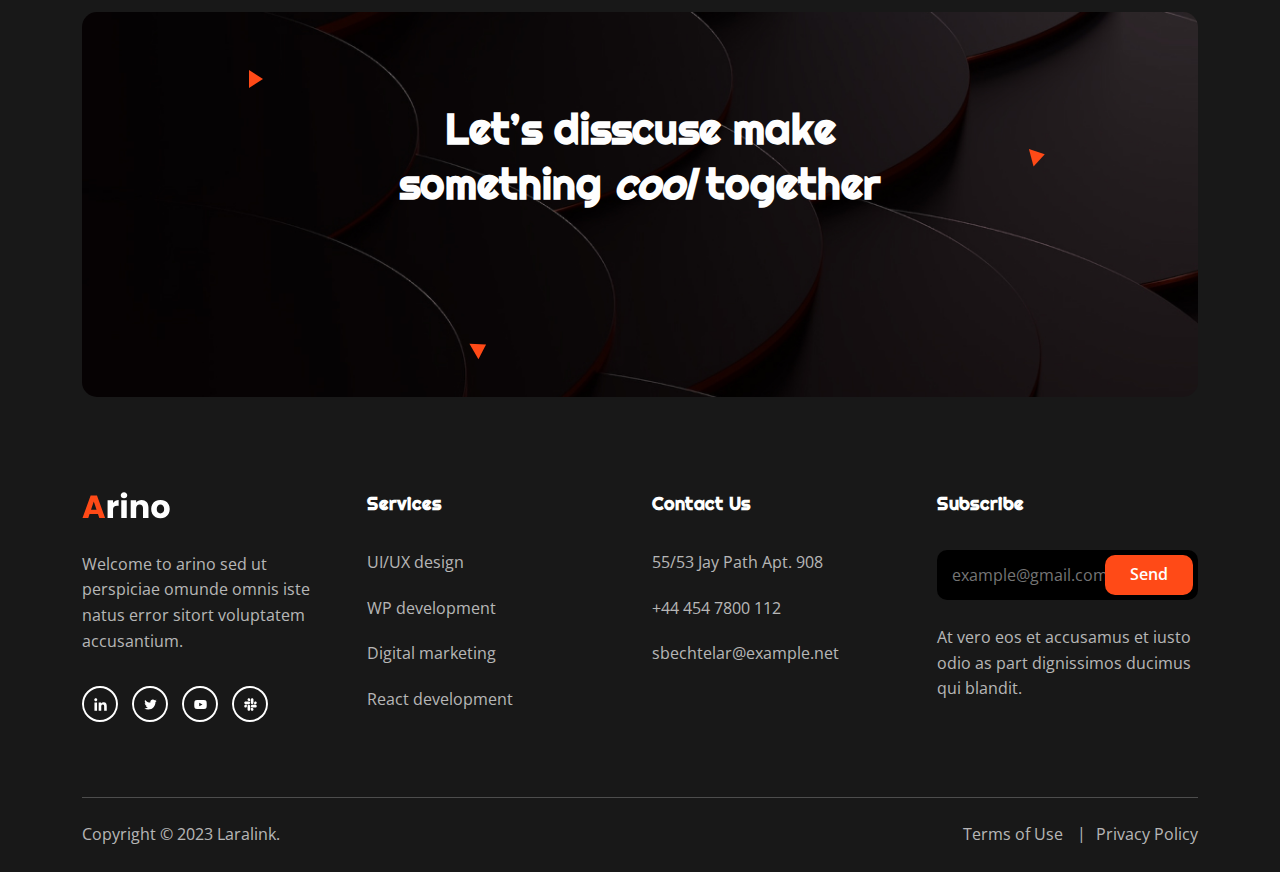
<file: freelancer-agency.html>
<!DOCTYPE html>
<html class="no-js" lang="en">
  <head>
    <!-- Meta Tags -->
    <meta charset="utf-8">
    <meta http-equiv="x-ua-compatible" content="ie=edge">
    <meta name="viewport" content="width=device-width, initial-scale=1">
    <meta name="author" content="Laralink">
    <!-- Favicon Icon -->
    <link rel="icon" href="assets/img/favicon.png">
    <!-- Site Title -->
    <title>Arino - Freelancer Agency Template</title>
    <link rel="stylesheet" href="assets/css/plugins/bootstrap.min.css">
    <link rel="stylesheet" href="assets/css/plugins/fontawesome.min.css">
    <link rel="stylesheet" href="assets/css/plugins/slick.css">
    <link rel="stylesheet" href="assets/css/plugins/lightgallery.min.css">
    <link rel="stylesheet" href="assets/css/plugins/animate.css">
    <link rel="stylesheet" href="assets/css/style.css">
  </head>
  <body>
    <div class="cs-preloader cs-center">
      <div class="cs-preloader_in"></div>
    </div>
    <!-- Start Header Section -->
    <header class="cs-site_header cs-style1 text-uppercase cs-sticky_header">
      <div class="cs-main_header">
        <div class="container">
          <div class="cs-main_header_in">
            <div class="cs-main_header_left">
              <a class="cs-site_branding" href="index.html">
                <img src="assets/img/logo.svg" alt="Logo">
              </a>
            </div>
            <div class="cs-main_header_center">
              <div class="cs-nav cs-primary_font cs-medium">
                <ul class="cs-nav_list">
                  <li class="menu-item-has-children cs-mega_menu">
                    <a href="index.html">Home</a>
                    <ul class="cs-mega_wrapper">
                      <li>
                        <ul>
                          <li>
                            <a href="index.html" class="cs-nav_list_img">
                              <img src="assets/img/demo/main-home.jpeg" alt="Thumb">
                            </a>
                            <a href="index.html">Main Home</a>
                          </li>
                          <li>
                            <a href="architecture-agency.html" class="cs-nav_list_img">
                              <img src="assets/img/demo/architecture-agency.jpeg" alt="Thumb">
                            </a>
                            <a href="architecture-agency.html">Architecture Agency</a>
                            <span class="cs-header_badge">New</span>
                          </li>
                        </ul>
                      </li>
                      <li>
                        <ul>
                          <li>
                            <a href="photography-agency.html" class="cs-nav_list_img">
                              <img src="assets/img/demo/photography-agency.jpeg" alt="Thumb">
                            </a>
                            <a href="photography-agency.html">Photography Agency</a>
                          </li>
                          <li>
                            <a href="creative-solution.html" class="cs-nav_list_img">
                              <img src="assets/img/demo/creative-solution.jpeg" alt="Thumb">
                            </a>
                            <a href="creative-solution.html">Creative Solution</a>
                            <span class="cs-header_badge">New</span>
                          </li>
                        </ul>
                      </li>
                      <li>
                        <ul>
                          <li>
                            <a href="creative-portfolio.html" class="cs-nav_list_img">
                              <img src="assets/img/demo/portfolio.jpeg" alt="Thumb">
                            </a>
                            <a href="creative-portfolio.html">Creative Portfolio</a>
                          </li>
                          <li>
                            <a href="personal-portfolio.html" class="cs-nav_list_img">
                              <img src="assets/img/demo/personal-portfolio.jpeg" alt="Thumb">
                              <span class="cs-header_badge">New</span>
                            </a>
                            <a href="personal-portfolio.html">Personal Portfolio</a>
                          </li>
                        </ul>
                      </li>
                      <li>
                        <ul>
                          <li>
                            <a href="digital-agency.html" class="cs-nav_list_img">
                              <img src="assets/img/demo/digital-agency.jpeg" alt="Thumb">
                            </a>
                            <a href="digital-agency.html">Digital Agency</a>
                          </li>
                          <li>
                            <a href="https://arino-html-rtl.vercel.app" target="_blank" class="cs-nav_list_img">
                              <img src="assets/img/demo/rtl.jpeg" alt="Thumb">
                            </a>
                            <a href="https://arino-html-rtl.vercel.app" target="_blank">RTL Demo</a>
                          </li>
                        </ul>
                      </li>
                      <li>
                        <ul>
                          <li>
                            <a href="marketing-agency.html" class="cs-nav_list_img">
                              <img src="assets/img/demo/marketing.jpeg" alt="Thumb">
                            </a>
                            <a href="marketing-agency.html">Marketing Agency</a>
                          </li>
                          <li>
                            <a href="showcase-portfolio.html" class="cs-nav_list_img">
                              <img src="assets/img/demo/portfolio-showcase.jpeg" alt="Thumb">
                            </a>
                            <a href="showcase-portfolio.html">Portfolio Showcase</a>
                          </li>
                          <li>
                            <a href="case-study-showcase.html" class="cs-nav_list_img">
                              <img src="assets/img/demo/case-study-showcase.jpeg" alt="Thumb">
                            </a>
                            <a href="case-study-showcase.html">Case Study Showcase</a>
                          </li>
                        </ul>
                      </li>
                      <li>
                        <ul>
                          <li>
                            <a href="freelancer-agency.html" class="cs-nav_list_img">
                              <img src="assets/img/demo/freelancer-agency.jpeg" alt="Thumb">
                            </a>
                            <a href="freelancer-agency.html">Freelancing Agency</a>
                          </li>
                          <li>
                            <a href="video-showcase.html" class="cs-nav_list_img">
                              <img src="assets/img/demo/video-showcase.jpeg" alt="Thumb">
                              <span class="cs-header_badge">New</span>
                            </a>
                            <a href="video-showcase.html">Video Showcase</a>
                          </li>
                        </ul>
                      </li>
                    </ul>
                  </li>
                  <li>
                    <a href="about.html">About</a>
                  </li>
                  <li class="menu-item-has-children">
                    <a href="service.html">Services</a>
                    <ul>
                      <li>
                        <a href="service.html">Services</a>
                      </li>
                      <li>
                        <a href="service-details.html">Service Details</a>
                      </li>
                    </ul>
                  </li>
                  <li class="menu-item-has-children">
                    <a href="portfolio.html">Portfolio</a>
                    <ul>
                      <li>
                        <a href="portfolio.html">Portfolio</a>
                      </li>
                      <li>
                        <a href="portfolio-details.html">Portfolio Details</a>
                      </li>
                    </ul>
                  </li>
                  <li class="menu-item-has-children">
                    <a href="blog.html">Blog</a>
                    <ul>
                      <li>
                        <a href="blog.html">Blog</a>
                      </li>
                      <li>
                        <a href="blog-details.html">Blog Details</a>
                      </li>
                    </ul>
                  </li>
                  <li class="menu-item-has-children">
                    <a href="shop.html">Shop</a>
                    <ul>
                      <li>
                        <a href="shop.html">Our Shop</a>
                      </li>
                      <li>
                        <a href="shop-product-details.html">Shop Details</a>
                      </li>
                      <li>
                        <a href="shop-cart.html">Cart</a>
                      </li>
                      <li>
                        <a href="shop-checkout.html">Checkout</a>
                      </li>
                      <li>
                        <a href="shop-order-recived.html">Success Order</a>
                      </li>
                      <li>
                        <a href="shop-wishlist.html">Wishlist</a>
                      </li>
                    </ul>
                  </li>
                  <li class="menu-item-has-children">
                    <a href="#">Pages</a>
                    <ul>
                      <li>
                        <a href="contact.html">Contact</a>
                      </li>
                      <li>
                        <a href="team.html">Team</a>
                      </li>
                      <li>
                        <a href="team-details.html">Team Details</a>
                      </li>
                      <li>
                        <a href="case-study.html">Case Study Details</a>
                      </li>
                      <li>
                        <a href="faq.html">FAQ</a>
                      </li>
                    </ul>
                  </li>
                </ul>
              </div>
            </div>
            <div class="cs-main_header_right">
              <div class="cs-toolbox">
                <span class="cs-icon_btn">
                  <span class="cs-icon_btn_in">
                    <span></span>
                    <span></span>
                    <span></span>
                    <span></span>
                  </span>
                </span>
              </div>
            </div>
          </div>
        </div>
      </div>
    </header>
    <div class="cs-side_header">
      <button class="cs-close"></button>
      <div class="cs-side_header_overlay"></div>
      <div class="cs-side_header_in">
        <div class="cs-side_header_shape"></div>
        <a class="cs-site_branding" href="index.html">
          <img src="assets/img/footer_logo.svg" alt="Logo">
        </a>
        <div class="cs-side_header_box">
          <h2 class="cs-side_header_heading"> Do you have a project in your <br> mind? Keep connect us. </h2>
        </div>
        <div class="cs-side_header_box">
          <h3 class="cs-side_header_title cs-primary_color">Contact Us</h3>
          <ul class="cs-contact_info cs-style1 cs-mp0">
            <li>
              <svg width="18" height="18" viewBox="0 0 18 18" fill="none" xmlns="http://www.w3.org/2000/svg">
                <path d="M17 12.5C15.75 12.5 14.55 12.3 13.43 11.93C13.08 11.82 12.69 11.9 12.41 12.17L10.21 14.37C7.38 12.93 5.06 10.62 3.62 7.79L5.82 5.58C6.1 5.31 6.18 4.92 6.07 4.57C5.7 3.45 5.5 2.25 5.5 1C5.5 0.45 5.05 0 4.5 0H1C0.45 0 0 0.45 0 1C0 10.39 7.61 18 17 18C17.55 18 18 17.55 18 17V13.5C18 12.95 17.55 12.5 17 12.5ZM9 0V10L12 7H18V0H9Z" fill="#FF4A17" />
              </svg>
              <span>+44 454 7800 112</span>
            </li>
            <li>
              <svg width="20" height="18" viewBox="0 0 20 18" fill="none" xmlns="http://www.w3.org/2000/svg">
                <path d="M20 6.98V16C20 17.1 19.1 18 18 18H2C0.9 18 0 17.1 0 16V4C0 2.9 0.9 2 2 2H12.1C12.04 2.32 12 2.66 12 3C12 4.48 12.65 5.79 13.67 6.71L10 9L2 4V6L10 11L15.3 7.68C15.84 7.88 16.4 8 17 8C18.13 8 19.16 7.61 20 6.98ZM14 3C14 4.66 15.34 6 17 6C18.66 6 20 4.66 20 3C20 1.34 18.66 0 17 0C15.34 0 14 1.34 14 3Z" fill="#FF4A17" />
              </svg>
              <span>infotech@arino.com</span>
            </li>
            <li>
              <svg width="14" height="20" viewBox="0 0 14 20" fill="none" xmlns="http://www.w3.org/2000/svg">
                <path d="M7 0C3.13 0 0 3.13 0 7C0 12.25 7 20 7 20C7 20 14 12.25 14 7C14 3.13 10.87 0 7 0ZM7 9.5C5.62 9.5 4.5 8.38 4.5 7C4.5 5.62 5.62 4.5 7 4.5C8.38 4.5 9.5 5.62 9.5 7C9.5 8.38 8.38 9.5 7 9.5Z" fill="#FF4A17" />
              </svg>
              <span>50 Wall Street Suite, 44150 <br>Ohio, United States </span>
            </li>
          </ul>
        </div>
        <div class="cs-side_header_box">
          <h3 class="cs-side_header_title cs-primary_color">Subscribe</h3>
          <div class="cs-newsletter cs-style1">
            <form action="#" class="cs-newsletter_form">
              <input type="email" class="cs-newsletter_input" placeholder="example@gmail.com">
              <button class="cs-newsletter_btn">
                <span>Send</span>
              </button>
            </form>
            <div class="cs-newsletter_text"> At vero eos et accusamus et iusto odio as part dignissimos ducimus qui blandit. </div>
          </div>
        </div>
        <div class="cs-side_header_box">
          <div class="cs-social_btns cs-style1">
            <a href="#" class="cs-center">
              <svg width="15" height="15" viewBox="0 0 15 15" fill="none" xmlns="http://www.w3.org/2000/svg">
                <path d="M4.04799 13.7497H1.45647V5.4043H4.04799V13.7497ZM2.75084 4.2659C1.92215 4.2659 1.25 3.57952 1.25 2.75084C1.25 2.35279 1.40812 1.97105 1.68958 1.68958C1.97105 1.40812 2.35279 1.25 2.75084 1.25C3.14888 1.25 3.53063 1.40812 3.81209 1.68958C4.09355 1.97105 4.25167 2.35279 4.25167 2.75084C4.25167 3.57952 3.57924 4.2659 2.75084 4.2659ZM13.7472 13.7497H11.1613V9.68722C11.1613 8.71903 11.1417 7.4774 9.81389 7.4774C8.46652 7.4774 8.26004 8.5293 8.26004 9.61747V13.7497H5.67132V5.4043H8.15681V6.54269H8.19308C8.53906 5.887 9.38421 5.19503 10.6451 5.19503C13.2679 5.19503 13.75 6.92215 13.75 9.16546V13.7497H13.7472Z" fill="white"></path>
              </svg>
            </a>
            <a href="#" class="cs-center">
              <svg width="13" height="11" viewBox="0 0 13 11" fill="none" xmlns="http://www.w3.org/2000/svg">
                <path d="M11.4651 2.95396C11.4731 3.065 11.4731 3.17606 11.4731 3.2871C11.4731 6.67383 8.89535 10.5761 4.18402 10.5761C2.73255 10.5761 1.38421 10.1557 0.25 9.42608C0.456226 9.44986 0.654494 9.4578 0.868655 9.4578C2.06629 9.4578 3.16879 9.0533 4.04918 8.36326C2.92291 8.33946 1.97906 7.60183 1.65386 6.5866C1.81251 6.61038 1.97112 6.62624 2.1377 6.62624C2.36771 6.62624 2.59774 6.59451 2.81188 6.53901C1.63802 6.30105 0.757595 5.26996 0.757595 4.02472V3.99301C1.09864 4.18336 1.49524 4.30233 1.91558 4.31818C1.22554 3.85814 0.773464 3.07294 0.773464 2.1846C0.773464 1.70872 0.900344 1.27249 1.12244 0.891774C2.38355 2.44635 4.27919 3.46156 6.40481 3.57262C6.36516 3.38226 6.34136 3.184 6.34136 2.9857C6.34136 1.57388 7.4835 0.423828 8.90323 0.423828C9.64086 0.423828 10.3071 0.733156 10.7751 1.23284C11.354 1.1218 11.9093 0.907643 12.401 0.614185C12.2106 1.20906 11.8061 1.70875 11.2748 2.02598C11.7903 1.97049 12.29 1.82769 12.75 1.62942C12.4011 2.13702 11.9648 2.5891 11.4651 2.95396V2.95396Z" fill="white"></path>
              </svg>
            </a>
            <a href="#" class="cs-center">
              <svg width="13" height="9" viewBox="0 0 13 9" fill="none" xmlns="http://www.w3.org/2000/svg">
                <path d="M12.4888 1.48066C12.345 0.939353 11.9215 0.513038 11.3837 0.368362C10.4089 0.105469 6.5 0.105469 6.5 0.105469C6.5 0.105469 2.59116 0.105469 1.61633 0.368362C1.07853 0.513061 0.65496 0.939353 0.5112 1.48066C0.25 2.4618 0.25 4.50887 0.25 4.50887C0.25 4.50887 0.25 6.55595 0.5112 7.53709C0.65496 8.0784 1.07853 8.48695 1.61633 8.63163C2.59116 8.89452 6.5 8.89452 6.5 8.89452C6.5 8.89452 10.4088 8.89452 11.3837 8.63163C11.9215 8.48695 12.345 8.0784 12.4888 7.53709C12.75 6.55595 12.75 4.50887 12.75 4.50887C12.75 4.50887 12.75 2.4618 12.4888 1.48066V1.48066ZM5.22158 6.36746V2.65029L8.48861 4.50892L5.22158 6.36746V6.36746Z" fill="white"></path>
              </svg>
            </a>
            <a href="#" class="cs-center">
              <svg width="13" height="13" viewBox="0 0 13 13" fill="none" xmlns="http://www.w3.org/2000/svg">
                <path d="M2.87612 8.149C2.87612 8.87165 2.28571 9.46205 1.56306 9.46205C0.840402 9.46205 0.25 8.87165 0.25 8.149C0.25 7.42634 0.840402 6.83594 1.56306 6.83594H2.87612V8.149ZM3.53795 8.149C3.53795 7.42634 4.12835 6.83594 4.851 6.83594C5.57366 6.83594 6.16406 7.42634 6.16406 8.149V11.4369C6.16406 12.1596 5.57366 12.75 4.851 12.75C4.12835 12.75 3.53795 12.1596 3.53795 11.4369V8.149ZM4.851 2.87612C4.12835 2.87612 3.53795 2.28571 3.53795 1.56306C3.53795 0.840402 4.12835 0.25 4.851 0.25C5.57366 0.25 6.16406 0.840402 6.16406 1.56306V2.87612H4.851V2.87612ZM4.851 3.53795C5.57366 3.53795 6.16406 4.12835 6.16406 4.851C6.16406 5.57366 5.57366 6.16406 4.851 6.16406H1.56306C0.840402 6.16406 0.25 5.57366 0.25 4.851C0.25 4.12835 0.840402 3.53795 1.56306 3.53795H4.851V3.53795ZM10.1239 4.851C10.1239 4.12835 10.7143 3.53795 11.4369 3.53795C12.1596 3.53795 12.75 4.12835 12.75 4.851C12.75 5.57366 12.1596 6.16406 11.4369 6.16406H10.1239V4.851V4.851ZM9.46205 4.851C9.46205 5.57366 8.87165 6.16406 8.149 6.16406C7.42634 6.16406 6.83594 5.57366 6.83594 4.851V1.56306C6.83594 0.840402 7.42634 0.25 8.149 0.25C8.87165 0.25 9.46205 0.840402 9.46205 1.56306V4.851V4.851ZM8.149 10.1239C8.87165 10.1239 9.46205 10.7143 9.46205 11.4369C9.46205 12.1596 8.87165 12.75 8.149 12.75C7.42634 12.75 6.83594 12.1596 6.83594 11.4369V10.1239H8.149ZM8.149 9.46205C7.42634 9.46205 6.83594 8.87165 6.83594 8.149C6.83594 7.42634 7.42634 6.83594 8.149 6.83594H11.4369C12.1596 6.83594 12.75 7.42634 12.75 8.149C12.75 8.87165 12.1596 9.46205 11.4369 9.46205H8.149Z" fill="white"></path>
              </svg>
            </a>
          </div>
        </div>
      </div>
    </div>
    <!-- End Header Section -->
    <!-- Start Hero -->
    <div class="cs-hero cs-style3 cs-type1 cs-bg cs-fixed_bg cs-shape_wrap_1" data-src="assets/img/hero_bg_5.jpeg" id="home">
      <div class="container">
        <div class="cs-hero_text">
          <h1 class="cs-hero_title wow fadeInRight" data-wow-duration="0.8s" data-wow-delay="0.2s">We Are Award’s Wining Freelancing Agency</h1>
          <div class="cs-hero_subtitle">We deliver best problem solving solution for our client and provide finest finishing product in present and upcoming future.</div>
          <a href="contact.html" class="cs-btn cs-style1 cs-type1">
            <span>Let’s talk</span>
            <svg width="26" height="12" viewBox="0 0 26 12" fill="none" xmlns="http://www.w3.org/2000/svg">
              <path d="M25.5303 6.53033C25.8232 6.23744 25.8232 5.76256 25.5303 5.46967L20.7574 0.696699C20.4645 0.403806 19.9896 0.403806 19.6967 0.696699C19.4038 0.989593 19.4038 1.46447 19.6967 1.75736L23.9393 6L19.6967 10.2426C19.4038 10.5355 19.4038 11.0104 19.6967 11.3033C19.9896 11.5962 20.4645 11.5962 20.7574 11.3033L25.5303 6.53033ZM0 6.75H25V5.25H0V6.75Z" fill="currentColor"/>
            </svg>  
          </a>
        </div>
      </div>
      <div class="cs-hero_highlite cs-primary_color cs-accent_color cs-center">
        A
        <div class="cs-round_img cs-center"><img src="assets/img/hero_img.svg" alt="Circle"></div>
      </div>
      <div class="cs-hero_social_wrap cs-left_side cs-primary_font cs-primary_color">
        <div class="cs-hero_social_title">Follow Us</div>
        <ul class="cs-hero_social_links">
          <li><a href="">Behance</a></li>
          <li><a href="">Twitter</a></li>
        </ul>
      </div>
    </div>
    <!-- End Hero -->
    <!-- StartServices Section -->
    <section class="cs-shape_wrap_4 cs-parallax">
      <div class="cs-shape_4 cs-to_up"></div>
      <div class="cs-shape_4 cs-to_right"></div>
      <div class="cs-height_145 cs-height_lg_80"></div>
      <div class="container">
        <div class="row">
          <div class="col-lg-5 col-xl-4">
            <div class="cs-section_heading cs-style1">
              <h3 class="cs-section_subtitle">Services</h3>
              <h2 class="cs-section_title">We provide best value offer</h2>
              <div class="cs-height_45 cs-height_lg_20"></div>
              <a href="service.html" class="cs-text_btn wow fadeInLeft" data-wow-duration="0.8s" data-wow-delay="0.2s">
                <span>See All Services</span>
                <svg width="26" height="12" viewBox="0 0 26 12" fill="none" xmlns="http://www.w3.org/2000/svg">
                  <path d="M25.5303 6.53033C25.8232 6.23744 25.8232 5.76256 25.5303 5.46967L20.7574 0.696699C20.4645 0.403806 19.9896 0.403806 19.6967 0.696699C19.4038 0.989593 19.4038 1.46447 19.6967 1.75736L23.9393 6L19.6967 10.2426C19.4038 10.5355 19.4038 11.0104 19.6967 11.3033C19.9896 11.5962 20.4645 11.5962 20.7574 11.3033L25.5303 6.53033ZM0 6.75H25V5.25H0V6.75Z" fill="currentColor"></path>
                </svg>                
              </a>
            </div>
            <div class="cs-height_45 cs-height_lg_45"></div>
          </div>
          <div class="col-lg-7 offset-xl-1">
            <div class="cs-iconbox_3_list cs-style1">
              <div class="cs-hover_tab active">
                <a href="service-details.html" class="cs-iconbox cs-style3">
                  <span class="cs-iconbox_icon cs-center">
                    <svg width="30" height="29" viewBox="0 0 30 29" fill="none" xmlns="http://www.w3.org/2000/svg">
                      <path d="M29.3803 3.05172C29.4089 1.94752 28.537 1.02921 27.4328 1.00062L9.43879 0.534749C8.33459 0.506159 7.41628 1.37811 7.38769 2.48231C7.35911 3.58651 8.23106 4.50482 9.33526 4.53341L25.3299 4.94752L24.9158 20.9422C24.8872 22.0464 25.7592 22.9647 26.8634 22.9933C27.9676 23.0218 28.8859 22.1499 28.9144 21.0457L29.3803 3.05172ZM3.37714 28.5502L28.7581 4.4503L26.0039 1.54961L0.622863 25.6495L3.37714 28.5502Z" fill="currentColor"/>
                    </svg>                  
                  </span>
                  <div class="cs-iconbox_in">
                    <h2 class="cs-iconbox_title">WP Development</h2>
                    <div class="cs-iconbox_subtitle">Sed ut perspiciatis unde omnis iste natus error sit voluptatem accusantium lorema doloremque laudantium, totam rem aperiam, eaque ipsa quae.</div>
                  </div>
                </a>
              </div>
              <div class="cs-hover_tab">
                <a href="service-details.html" class="cs-iconbox cs-style3">
                  <span class="cs-iconbox_icon cs-center">
                    <svg width="30" height="29" viewBox="0 0 30 29" fill="none" xmlns="http://www.w3.org/2000/svg">
                      <path d="M29.3803 3.05172C29.4089 1.94752 28.537 1.02921 27.4328 1.00062L9.43879 0.534749C8.33459 0.506159 7.41628 1.37811 7.38769 2.48231C7.35911 3.58651 8.23106 4.50482 9.33526 4.53341L25.3299 4.94752L24.9158 20.9422C24.8872 22.0464 25.7592 22.9647 26.8634 22.9933C27.9676 23.0218 28.8859 22.1499 28.9144 21.0457L29.3803 3.05172ZM3.37714 28.5502L28.7581 4.4503L26.0039 1.54961L0.622863 25.6495L3.37714 28.5502Z" fill="currentColor"/>
                    </svg>                  
                  </span>
                  <div class="cs-iconbox_in">
                    <h2 class="cs-iconbox_title">UI/UX Design</h2>
                    <div class="cs-iconbox_subtitle">Sed ut perspiciatis unde omnis iste natus error sit voluptatem accusantium lorema doloremque laudantium, totam rem aperiam, eaque ipsa quae.</div>
                  </div>
                </a>
              </div>
              <div class="cs-hover_tab">
                <a href="service-details.html" class="cs-iconbox cs-style3">
                  <span class="cs-iconbox_icon cs-center">
                    <svg width="30" height="29" viewBox="0 0 30 29" fill="none" xmlns="http://www.w3.org/2000/svg">
                      <path d="M29.3803 3.05172C29.4089 1.94752 28.537 1.02921 27.4328 1.00062L9.43879 0.534749C8.33459 0.506159 7.41628 1.37811 7.38769 2.48231C7.35911 3.58651 8.23106 4.50482 9.33526 4.53341L25.3299 4.94752L24.9158 20.9422C24.8872 22.0464 25.7592 22.9647 26.8634 22.9933C27.9676 23.0218 28.8859 22.1499 28.9144 21.0457L29.3803 3.05172ZM3.37714 28.5502L28.7581 4.4503L26.0039 1.54961L0.622863 25.6495L3.37714 28.5502Z" fill="currentColor"/>
                    </svg>                  
                  </span>
                  <div class="cs-iconbox_in">
                    <h2 class="cs-iconbox_title">Branding</h2>
                    <div class="cs-iconbox_subtitle">Sed ut perspiciatis unde omnis iste natus error sit voluptatem accusantium lorema doloremque laudantium, totam rem aperiam, eaque ipsa quae.</div>
                  </div>
                </a>
              </div>
              <div class="cs-hover_tab">
                <a href="service-details.html" class="cs-iconbox cs-style3">
                  <span class="cs-iconbox_icon cs-center">
                    <svg width="30" height="29" viewBox="0 0 30 29" fill="none" xmlns="http://www.w3.org/2000/svg">
                      <path d="M29.3803 3.05172C29.4089 1.94752 28.537 1.02921 27.4328 1.00062L9.43879 0.534749C8.33459 0.506159 7.41628 1.37811 7.38769 2.48231C7.35911 3.58651 8.23106 4.50482 9.33526 4.53341L25.3299 4.94752L24.9158 20.9422C24.8872 22.0464 25.7592 22.9647 26.8634 22.9933C27.9676 23.0218 28.8859 22.1499 28.9144 21.0457L29.3803 3.05172ZM3.37714 28.5502L28.7581 4.4503L26.0039 1.54961L0.622863 25.6495L3.37714 28.5502Z" fill="currentColor"/>
                    </svg>                  
                  </span>
                  <div class="cs-iconbox_in">
                    <h2 class="cs-iconbox_title">Social Ad Campaign</h2>
                    <div class="cs-iconbox_subtitle">Sed ut perspiciatis unde omnis iste natus error sit voluptatem accusantium lorema doloremque laudantium, totam rem aperiam, eaque ipsa quae.</div>
                  </div>
                </a>
              </div>
            </div>
          </div>
        </div>
      </div>
    </section>
    <!-- End Services Section -->
    
    <!-- Start Portfolio -->
    <div class="cs-height_115 cs-height_lg_55"></div>
    <div class="container">
      <div class="cs-portfolio_1_heading">
        <div class="cs-section_heading cs-style1">
          <h3 class="cs-section_subtitle">Our Portfolio</h3>
          <h2 class="cs-section_title">Some recent work</h2>
        </div>
        <div class="cs-isotop_filter cs-style1">
          <ul class="cs-mp0 cs-center">
            <li class="active"><a href="#" data-filter="*">All</a></li>
            <li><a href="#" data-filter=".web_design">Web Design</a></li>
            <li><a href="#" data-filter=".ui_ux_design">UI/UX Design</a></li>
            <li><a href="#" data-filter=".mobile_apps">Mobile Apps</a></li>
            <li><a href="#" data-filter=".logo_design">Logo Design</a></li>
          </ul>
        </div>
      </div>
      <div class="cs-height_90 cs-height_lg_40"></div>
      <div class="cs-isotop cs-style1 cs-isotop_col_2 cs-has_gutter_80">
        <div class="cs-grid_sizer"></div>
        <div class="cs-isotop_item ui_ux_design">
          <a href="portfolio-details.html" class="cs-portfolio cs-style1 cs-type1 rounded-0">
            <div class="cs-portfolio_hover"></div>
            <div class="cs-portfolio_bg cs-bg" data-src="assets/img/portfolio_39.jpeg"></div>
            <div class="cs-portfolio_info">
              <div class="cs-portfolio_info_bg cs-accent_bg"></div>
              <h2 class="cs-portfolio_title">Colorful Art Work</h2>
              <div class="cs-portfolio_subtitle">See Details</div>
            </div>
          </a>
        </div><!-- .cs-isotop_item -->
        <div class="cs-isotop_item logo_design">
          <a href="portfolio-details.html" class="cs-portfolio cs-style1 cs-type1 rounded-0">
            <div class="cs-portfolio_hover"></div>
            <div class="cs-portfolio_bg cs-bg" data-src="assets/img/portfolio_40.jpeg"></div>
            <div class="cs-portfolio_info">
              <div class="cs-portfolio_info_bg cs-accent_bg"></div>
              <h2 class="cs-portfolio_title">Colorful Art Work</h2>
              <div class="cs-portfolio_subtitle">See Details</div>
            </div>
          </a>
        </div><!-- .cs-isotop_item -->
        <div class="cs-isotop_item web_design">
          <a href="portfolio-details.html" class="cs-portfolio cs-style1 cs-type1 rounded-0">
            <div class="cs-portfolio_hover"></div>
            <div class="cs-portfolio_bg cs-bg" data-src="assets/img/portfolio_41.jpeg"></div>
            <div class="cs-portfolio_info">
              <div class="cs-portfolio_info_bg cs-accent_bg"></div>
              <h2 class="cs-portfolio_title">Colorful Art Work</h2>
              <div class="cs-portfolio_subtitle">See Details</div>
            </div>
          </a>
        </div><!-- .cs-isotop_item -->
        <div class="cs-isotop_item mobile_apps">
          <a href="portfolio-details.html" class="cs-portfolio cs-style1 cs-type1 rounded-0">
            <div class="cs-portfolio_hover"></div>
            <div class="cs-portfolio_bg cs-bg" data-src="assets/img/portfolio_42.jpeg"></div>
            <div class="cs-portfolio_info">
              <div class="cs-portfolio_info_bg cs-accent_bg"></div>
              <h2 class="cs-portfolio_title">Colorful Art Work</h2>
              <div class="cs-portfolio_subtitle">See Details</div>
            </div>
          </a>
        </div><!-- .cs-isotop_item -->
        <div class="cs-isotop_item ui_ux_design">
          <a href="portfolio-details.html" class="cs-portfolio cs-style1 cs-type1 rounded-0">
            <div class="cs-portfolio_hover"></div>
            <div class="cs-portfolio_bg cs-bg" data-src="assets/img/portfolio_43.jpeg"></div>
            <div class="cs-portfolio_info">
              <div class="cs-portfolio_info_bg cs-accent_bg"></div>
              <h2 class="cs-portfolio_title">Colorful Art Work</h2>
              <div class="cs-portfolio_subtitle">See Details</div>
            </div>
          </a>
        </div><!-- .cs-isotop_item -->
        <div class="cs-isotop_item web_design">
          <a href="portfolio-details.html" class="cs-portfolio cs-style1 cs-type1 rounded-0">
            <div class="cs-portfolio_hover"></div>
            <div class="cs-portfolio_bg cs-bg" data-src="assets/img/portfolio_44.jpeg"></div>
            <div class="cs-portfolio_info">
              <div class="cs-portfolio_info_bg cs-accent_bg"></div>
              <h2 class="cs-portfolio_title">Colorful Art Work</h2>
              <div class="cs-portfolio_subtitle">See Details</div>
            </div>
          </a>
        </div><!-- .cs-isotop_item -->
      </div>
      <div class="cs-height_90 cs-height_lg_40"></div>
      <div class="text-center">
        <a href="#" class="cs-text_btn">
          <span>Load More</span>
          <svg width="26" height="12" viewBox="0 0 26 12" fill="none" xmlns="http://www.w3.org/2000/svg">
            <path d="M25.5303 6.53033C25.8232 6.23744 25.8232 5.76256 25.5303 5.46967L20.7574 0.696699C20.4645 0.403806 19.9896 0.403806 19.6967 0.696699C19.4038 0.989593 19.4038 1.46447 19.6967 1.75736L23.9393 6L19.6967 10.2426C19.4038 10.5355 19.4038 11.0104 19.6967 11.3033C19.9896 11.5962 20.4645 11.5962 20.7574 11.3033L25.5303 6.53033ZM0 6.75H25V5.25H0V6.75Z" fill="currentColor"></path>
          </svg>                
        </a>
      </div>
    </div>
    <!-- End Portfolio -->

    <div class="cs-height_145 cs-height_lg_80"></div>
    <!-- Start Testimonial Section -->
    <section class="cs-gradient_bg_1 cs-shape_wrap_3 cs-parallax">
      <div class="cs-shape_3 cs-to_up">
        <svg width="162" height="181" viewBox="0 0 162 181" fill="none" xmlns="http://www.w3.org/2000/svg">
          <path d="M156.833 178.434C156.833 177.053 157.954 175.932 159.335 175.932C160.716 175.932 161.837 177.053 161.837 178.434C161.837 179.814 160.716 180.935 159.335 180.935C157.954 180.935 156.833 179.814 156.833 178.434Z" fill="#FF4A17" />
          <path d="M117.65 178.434C117.65 177.053 118.771 175.932 120.152 175.932C121.533 175.932 122.653 177.053 122.653 178.434C122.653 179.814 121.533 180.935 120.152 180.935C118.771 180.935 117.65 179.814 117.65 178.434Z" fill="#FF4A17" />
          <path d="M78.4694 178.434C78.4694 177.053 79.5902 175.932 80.971 175.932C82.3517 175.932 83.4726 177.053 83.4726 178.434C83.4726 179.814 82.3517 180.935 80.971 180.935C79.5876 180.935 78.4694 179.814 78.4694 178.434Z" fill="#FF4A17" />
          <path d="M39.286 178.434C39.286 177.053 40.4069 175.932 41.7876 175.932C43.1684 175.932 44.2893 177.053 44.2893 178.434C44.2893 179.814 43.1684 180.935 41.7876 180.935C40.4069 180.935 39.286 179.814 39.286 178.434Z" fill="#FF4A17" />
          <path d="M0.102661 178.434C0.102661 177.053 1.22354 175.932 2.60429 175.932C3.98504 175.932 5.10591 177.053 5.10591 178.434C5.10591 179.814 3.98504 180.935 2.60429 180.935C1.22091 180.935 0.102661 179.814 0.102661 178.434Z" fill="#FF4A17" />
          <path d="M156.833 143.419C156.833 142.038 157.954 140.917 159.335 140.917C160.716 140.917 161.837 142.038 161.837 143.419C161.837 144.799 160.716 145.92 159.335 145.92C157.954 145.92 156.833 144.799 156.833 143.419Z" fill="#FF4A17" />
          <path d="M117.65 143.419C117.65 142.038 118.771 140.917 120.152 140.917C121.533 140.917 122.653 142.038 122.653 143.419C122.653 144.799 121.533 145.92 120.152 145.92C118.771 145.92 117.65 144.799 117.65 143.419Z" fill="#FF4A17" />
          <path d="M78.4694 143.419C78.4694 142.038 79.5902 140.917 80.971 140.917C82.3517 140.917 83.4726 142.038 83.4726 143.419C83.4726 144.799 82.3517 145.92 80.971 145.92C79.5876 145.92 78.4694 144.799 78.4694 143.419Z" fill="#FF4A17" />
          <path d="M39.286 143.419C39.286 142.038 40.4069 140.917 41.7876 140.917C43.1684 140.917 44.2893 142.038 44.2893 143.419C44.2893 144.799 43.1684 145.92 41.7876 145.92C40.4069 145.92 39.286 144.799 39.286 143.419Z" fill="#FF4A17" />
          <path d="M0.102661 143.419C0.102661 142.038 1.22354 140.917 2.60429 140.917C3.98504 140.917 5.10591 142.038 5.10591 143.419C5.10591 144.799 3.98504 145.92 2.60429 145.92C1.22091 145.92 0.102661 144.799 0.102661 143.419Z" fill="#FF4A17" />
          <path d="M156.833 108.404C156.833 107.023 157.954 105.902 159.335 105.902C160.716 105.902 161.837 107.023 161.837 108.404C161.837 109.785 160.716 110.906 159.335 110.906C157.954 110.906 156.833 109.787 156.833 108.404Z" fill="#FF4A17" />
          <path d="M120.152 110.906C121.533 110.906 122.653 109.786 122.653 108.404C122.653 107.022 121.533 105.902 120.152 105.902C118.77 105.902 117.65 107.022 117.65 108.404C117.65 109.786 118.77 110.906 120.152 110.906Z" fill="#FF4A17" />
          <path d="M80.9684 110.906C82.35 110.906 83.47 109.786 83.47 108.404C83.47 107.022 82.35 105.902 80.9684 105.902C79.5868 105.902 78.4668 107.022 78.4668 108.404C78.4668 109.786 79.5868 110.906 80.9684 110.906Z" fill="#FF4A17" />
          <path d="M39.286 108.404C39.286 107.023 40.4069 105.902 41.7876 105.902C43.1684 105.902 44.2893 107.023 44.2893 108.404C44.2893 109.785 43.1684 110.906 41.7876 110.906C40.4069 110.906 39.286 109.787 39.286 108.404Z" fill="#FF4A17" />
          <path d="M0.102661 108.404C0.102661 107.023 1.22354 105.902 2.60429 105.902C3.98504 105.902 5.10591 107.023 5.10591 108.404C5.10591 109.785 3.98504 110.906 2.60429 110.906C1.22091 110.906 0.102661 109.787 0.102661 108.404Z" fill="#FF4A17" />
          <path d="M156.833 73.3918C156.833 72.011 157.954 70.8901 159.335 70.8901C160.716 70.8901 161.837 72.011 161.837 73.3918C161.837 74.7725 160.716 75.8934 159.335 75.8934C157.954 75.8908 156.833 74.7725 156.833 73.3918Z" fill="#FF4A17" />
          <path d="M120.152 75.8934C121.533 75.8934 122.653 74.7734 122.653 73.3918C122.653 72.0102 121.533 70.8901 120.152 70.8901C118.77 70.8901 117.65 72.0102 117.65 73.3918C117.65 74.7734 118.77 75.8934 120.152 75.8934Z" fill="#FF4A17" />
          <path d="M80.9684 75.8934C82.35 75.8934 83.47 74.7734 83.47 73.3918C83.47 72.0102 82.35 70.8901 80.9684 70.8901C79.5868 70.8901 78.4668 72.0102 78.4668 73.3918C78.4668 74.7734 79.5868 75.8934 80.9684 75.8934Z" fill="#FF4A17" />
          <path d="M39.286 73.3918C39.286 72.011 40.4069 70.8901 41.7876 70.8901C43.1684 70.8901 44.2893 72.011 44.2893 73.3918C44.2893 74.7725 43.1684 75.8934 41.7876 75.8934C40.4069 75.8934 39.286 74.7725 39.286 73.3918Z" fill="#FF4A17" />
          <path d="M0.102661 73.3918C0.102661 72.011 1.22354 70.8901 2.60429 70.8901C3.98504 70.8901 5.10591 72.011 5.10591 73.3918C5.10591 74.7725 3.98504 75.8934 2.60429 75.8934C1.22091 75.8908 0.102661 74.7725 0.102661 73.3918Z" fill="#FF4A17" />
          <path d="M156.833 38.3766C156.833 36.9959 157.954 35.875 159.335 35.875C160.716 35.875 161.837 36.9959 161.837 38.3766C161.837 39.7574 160.716 40.8782 159.335 40.8782C157.954 40.8756 156.833 39.7574 156.833 38.3766Z" fill="#FF4A17" />
          <path d="M120.152 40.8782C121.533 40.8782 122.653 39.7582 122.653 38.3766C122.653 36.995 121.533 35.875 120.152 35.875C118.77 35.875 117.65 36.995 117.65 38.3766C117.65 39.7582 118.77 40.8782 120.152 40.8782Z" fill="#FF4A17" />
          <path d="M80.9684 40.8782C82.35 40.8782 83.47 39.7582 83.47 38.3766C83.47 36.995 82.35 35.875 80.9684 35.875C79.5868 35.875 78.4668 36.995 78.4668 38.3766C78.4668 39.7582 79.5868 40.8782 80.9684 40.8782Z" fill="#FF4A17" />
          <path d="M39.286 38.3766C39.286 36.9959 40.4069 35.875 41.7876 35.875C43.1684 35.875 44.2893 36.9959 44.2893 38.3766C44.2893 39.7574 43.1684 40.8782 41.7876 40.8782C40.4069 40.8782 39.286 39.7574 39.286 38.3766Z" fill="#FF4A17" />
          <path d="M0.102661 38.3766C0.102661 36.9959 1.22354 35.875 2.60429 35.875C3.98504 35.875 5.10591 36.9959 5.10591 38.3766C5.10591 39.7574 3.98504 40.8782 2.60429 40.8782C1.22091 40.8756 0.102661 39.7574 0.102661 38.3766Z" fill="#FF4A17" />
          <path d="M156.833 3.36198C156.833 1.98123 157.954 0.860352 159.335 0.860352C160.716 0.860352 161.837 1.98123 161.837 3.36198C161.837 4.74273 160.716 5.8636 159.335 5.8636C157.954 5.8636 156.833 4.74273 156.833 3.36198Z" fill="#FF4A17" />
          <path d="M117.65 3.36198C117.65 1.98123 118.771 0.860352 120.152 0.860352C121.533 0.860352 122.653 1.98123 122.653 3.36198C122.653 4.74273 121.533 5.8636 120.152 5.8636C118.771 5.8636 117.65 4.74273 117.65 3.36198Z" fill="#FF4A17" />
          <path d="M78.4694 3.36198C78.4694 1.98123 79.5902 0.860352 80.971 0.860352C82.3517 0.860352 83.4726 1.98123 83.4726 3.36198C83.4726 4.74273 82.3517 5.8636 80.971 5.8636C79.5876 5.8636 78.4694 4.74273 78.4694 3.36198Z" fill="#FF4A17" />
          <path d="M39.286 3.36198C39.286 1.98123 40.4069 0.860352 41.7876 0.860352C43.1684 0.860352 44.2893 1.98123 44.2893 3.36198C44.2893 4.74273 43.1684 5.8636 41.7876 5.8636C40.4069 5.8636 39.286 4.74273 39.286 3.36198Z" fill="#FF4A17" />
          <path d="M0.102661 3.36198C0.102661 1.98123 1.22354 0.860352 2.60429 0.860352C3.98504 0.860352 5.10591 1.98123 5.10591 3.36198C5.10591 4.74273 3.98504 5.8636 2.60429 5.8636C1.22091 5.8636 0.102661 4.74273 0.102661 3.36198Z" fill="#FF4A17" />
        </svg>
      </div>
      <div class="cs-height_130 cs-height_lg_80"></div>
      <div class="container">
        <div class="cs-testimonial_slider">
          <div class="cs-testimonial_slider_left">
            <div class="slider-nav cs-style1">
              <div class="slider-for_item item-nav">
                <div class="slider-nav_item">
                  <div class="cs-rotate_img">
                    <div class="cs-rotate_img_in">
                      <img src="assets/img/testimonial_1.jpeg" alt="Nav Image">
                    </div>
                  </div>
                </div>
              </div>
              <div class="slider-for_item item-nav">
                <div class="slider-nav_item">
                  <div class="cs-rotate_img">
                    <div class="cs-rotate_img_in">
                      <img src="assets/img/testimonial_2.jpeg" alt="Nav Image">
                    </div>
                  </div>
                </div>
              </div>
              <div class="slider-for_item item-nav">
                <div class="slider-nav_item">
                  <div class="cs-rotate_img">
                    <div class="cs-rotate_img_in">
                      <img src="assets/img/testimonial_3.jpeg" alt="Nav Image">
                    </div>
                  </div>
                </div>
              </div>
              <div class="slider-for_item item-nav">
                <div class="slider-nav_item">
                  <div class="cs-rotate_img">
                    <div class="cs-rotate_img_in">
                      <img src="assets/img/testimonial_1.jpeg" alt="Nav Image">
                    </div>
                  </div>
                </div>
              </div>
              <div class="slider-for_item item-nav">
                <div class="slider-nav_item">
                  <div class="cs-rotate_img">
                    <div class="cs-rotate_img_in">
                      <img src="assets/img/testimonial_2.jpeg" alt="Nav Image">
                    </div>
                  </div>
                </div>
              </div>
              <div class="slider-for_item item-nav">
                <div class="slider-nav_item">
                  <div class="cs-rotate_img">
                    <div class="cs-rotate_img_in">
                      <img src="assets/img/testimonial_3.jpeg" alt="Nav Image">
                    </div>
                  </div>
                </div>
              </div>
            </div>
          </div>
          <div class="cs-testimonial_slider_right">
            <div class="slider-for cs-style1">
              <div class="slider-for_item">
                <div class="cs-testimonial cs-style1">
                  <div class="cs-testimonial_quote">
                    <svg width="42" height="38" viewBox="0 0 42 38" fill="none" xmlns="http://www.w3.org/2000/svg">
                      <path d="M37.928 18.9982H31.4175V13.7899C31.4175 10.9172 33.7532 8.58154 36.6259 8.58154H37.2769C38.3593 8.58154 39.23 7.71077 39.23 6.62842V2.72217C39.23 1.63981 38.3593 0.769043 37.2769 0.769043H36.6259C29.4319 0.769043 23.605 6.59587 23.605 13.7899V33.3211C23.605 35.4777 25.3547 37.2274 27.5113 37.2274H37.928C40.0845 37.2274 41.8342 35.4777 41.8342 33.3211V22.9045C41.8342 20.7479 40.0845 18.9982 37.928 18.9982ZM14.4905 18.9982H7.98004V13.7899C7.98004 10.9172 10.3157 8.58154 13.1884 8.58154H13.8394C14.9218 8.58154 15.7925 7.71077 15.7925 6.62842V2.72217C15.7925 1.63981 14.9218 0.769043 13.8394 0.769043H13.1884C5.99436 0.769043 0.167542 6.59587 0.167542 13.7899V33.3211C0.167542 35.4777 1.91722 37.2274 4.07379 37.2274H14.4905C16.647 37.2274 18.3967 35.4777 18.3967 33.3211V22.9045C18.3967 20.7479 16.647 18.9982 14.4905 18.9982Z" fill="white" />
                    </svg>
                  </div>
                  <div class="cs-testimonial_text"> I wish I would have thought of it first. Creative agency is the most tech valuable business resource we have ever purchased. Dude your stuff is the bomb! eaque ipsa quae ab illo inventore veritatis et quasi architecto beatae vitae dicta sunt to the explicabo. </div>
                  <div class="cs-rating" data-rating="4">
                    <div class="cs-rating_bg" data-src="assets/img/rating.svg"></div>
                    <div class="cs-rating_percentage" data-src="assets/img/rating.svg"></div>
                  </div>
                  <h2 class="cs-testimonial_avatar_name">Ahon Monsery</h2>
                  <div class="cs-testimonial_avatar_designation text-uppercase"> CEO AT TECH </div>
                </div>
              </div>
              <div class="slider-for_item">
                <div class="cs-testimonial cs-style1">
                  <div class="cs-testimonial_quote">
                    <svg width="42" height="38" viewBox="0 0 42 38" fill="none" xmlns="http://www.w3.org/2000/svg">
                      <path d="M37.928 18.9982H31.4175V13.7899C31.4175 10.9172 33.7532 8.58154 36.6259 8.58154H37.2769C38.3593 8.58154 39.23 7.71077 39.23 6.62842V2.72217C39.23 1.63981 38.3593 0.769043 37.2769 0.769043H36.6259C29.4319 0.769043 23.605 6.59587 23.605 13.7899V33.3211C23.605 35.4777 25.3547 37.2274 27.5113 37.2274H37.928C40.0845 37.2274 41.8342 35.4777 41.8342 33.3211V22.9045C41.8342 20.7479 40.0845 18.9982 37.928 18.9982ZM14.4905 18.9982H7.98004V13.7899C7.98004 10.9172 10.3157 8.58154 13.1884 8.58154H13.8394C14.9218 8.58154 15.7925 7.71077 15.7925 6.62842V2.72217C15.7925 1.63981 14.9218 0.769043 13.8394 0.769043H13.1884C5.99436 0.769043 0.167542 6.59587 0.167542 13.7899V33.3211C0.167542 35.4777 1.91722 37.2274 4.07379 37.2274H14.4905C16.647 37.2274 18.3967 35.4777 18.3967 33.3211V22.9045C18.3967 20.7479 16.647 18.9982 14.4905 18.9982Z" fill="white" />
                    </svg>
                  </div>
                  <div class="cs-testimonial_text"> I wish I would have thought of it first. Creative agency is the most tech valuable business resource we have ever purchased. Dude your stuff is the bomb! eaque ipsa quae ab illo inventore veritatis et quasi architecto beatae vitae dicta sunt to the explicabo. </div>
                  <div class="cs-rating" data-rating="4">
                    <div class="cs-rating_bg" data-src="assets/img/rating.svg"></div>
                    <div class="cs-rating_percentage" data-src="assets/img/rating.svg"></div>
                  </div>
                  <h2 class="cs-testimonial_avatar_name">Ahon Monsery</h2>
                  <div class="cs-testimonial_avatar_designation text-uppercase"> CEO AT TECH </div>
                </div>
              </div>
              <div class="slider-for_item">
                <div class="cs-testimonial cs-style1">
                  <div class="cs-testimonial_quote">
                    <svg width="42" height="38" viewBox="0 0 42 38" fill="none" xmlns="http://www.w3.org/2000/svg">
                      <path d="M37.928 18.9982H31.4175V13.7899C31.4175 10.9172 33.7532 8.58154 36.6259 8.58154H37.2769C38.3593 8.58154 39.23 7.71077 39.23 6.62842V2.72217C39.23 1.63981 38.3593 0.769043 37.2769 0.769043H36.6259C29.4319 0.769043 23.605 6.59587 23.605 13.7899V33.3211C23.605 35.4777 25.3547 37.2274 27.5113 37.2274H37.928C40.0845 37.2274 41.8342 35.4777 41.8342 33.3211V22.9045C41.8342 20.7479 40.0845 18.9982 37.928 18.9982ZM14.4905 18.9982H7.98004V13.7899C7.98004 10.9172 10.3157 8.58154 13.1884 8.58154H13.8394C14.9218 8.58154 15.7925 7.71077 15.7925 6.62842V2.72217C15.7925 1.63981 14.9218 0.769043 13.8394 0.769043H13.1884C5.99436 0.769043 0.167542 6.59587 0.167542 13.7899V33.3211C0.167542 35.4777 1.91722 37.2274 4.07379 37.2274H14.4905C16.647 37.2274 18.3967 35.4777 18.3967 33.3211V22.9045C18.3967 20.7479 16.647 18.9982 14.4905 18.9982Z" fill="white" />
                    </svg>
                  </div>
                  <div class="cs-testimonial_text"> I wish I would have thought of it first. Creative agency is the most tech valuable business resource we have ever purchased. Dude your stuff is the bomb! eaque ipsa quae ab illo inventore veritatis et quasi architecto beatae vitae dicta sunt to the explicabo. </div>
                  <div class="cs-rating" data-rating="4">
                    <div class="cs-rating_bg" data-src="assets/img/rating.svg"></div>
                    <div class="cs-rating_percentage" data-src="assets/img/rating.svg"></div>
                  </div>
                  <h2 class="cs-testimonial_avatar_name">Ahon Monsery</h2>
                  <div class="cs-testimonial_avatar_designation text-uppercase"> CEO AT TECH </div>
                </div>
              </div>
              <div class="slider-for_item">
                <div class="cs-testimonial cs-style1">
                  <div class="cs-testimonial_quote">
                    <svg width="42" height="38" viewBox="0 0 42 38" fill="none" xmlns="http://www.w3.org/2000/svg">
                      <path d="M37.928 18.9982H31.4175V13.7899C31.4175 10.9172 33.7532 8.58154 36.6259 8.58154H37.2769C38.3593 8.58154 39.23 7.71077 39.23 6.62842V2.72217C39.23 1.63981 38.3593 0.769043 37.2769 0.769043H36.6259C29.4319 0.769043 23.605 6.59587 23.605 13.7899V33.3211C23.605 35.4777 25.3547 37.2274 27.5113 37.2274H37.928C40.0845 37.2274 41.8342 35.4777 41.8342 33.3211V22.9045C41.8342 20.7479 40.0845 18.9982 37.928 18.9982ZM14.4905 18.9982H7.98004V13.7899C7.98004 10.9172 10.3157 8.58154 13.1884 8.58154H13.8394C14.9218 8.58154 15.7925 7.71077 15.7925 6.62842V2.72217C15.7925 1.63981 14.9218 0.769043 13.8394 0.769043H13.1884C5.99436 0.769043 0.167542 6.59587 0.167542 13.7899V33.3211C0.167542 35.4777 1.91722 37.2274 4.07379 37.2274H14.4905C16.647 37.2274 18.3967 35.4777 18.3967 33.3211V22.9045C18.3967 20.7479 16.647 18.9982 14.4905 18.9982Z" fill="white" />
                    </svg>
                  </div>
                  <div class="cs-testimonial_text"> I wish I would have thought of it first. Creative agency is the most tech valuable business resource we have ever purchased. Dude your stuff is the bomb! eaque ipsa quae ab illo inventore veritatis et quasi architecto beatae vitae dicta sunt to the explicabo. </div>
                  <div class="cs-rating" data-rating="4">
                    <div class="cs-rating_bg" data-src="assets/img/rating.svg"></div>
                    <div class="cs-rating_percentage" data-src="assets/img/rating.svg"></div>
                  </div>
                  <h2 class="cs-testimonial_avatar_name">Ahon Monsery</h2>
                  <div class="cs-testimonial_avatar_designation text-uppercase"> CEO AT TECH </div>
                </div>
              </div>
              <div class="slider-for_item">
                <div class="cs-testimonial cs-style1">
                  <div class="cs-testimonial_quote">
                    <svg width="42" height="38" viewBox="0 0 42 38" fill="none" xmlns="http://www.w3.org/2000/svg">
                      <path d="M37.928 18.9982H31.4175V13.7899C31.4175 10.9172 33.7532 8.58154 36.6259 8.58154H37.2769C38.3593 8.58154 39.23 7.71077 39.23 6.62842V2.72217C39.23 1.63981 38.3593 0.769043 37.2769 0.769043H36.6259C29.4319 0.769043 23.605 6.59587 23.605 13.7899V33.3211C23.605 35.4777 25.3547 37.2274 27.5113 37.2274H37.928C40.0845 37.2274 41.8342 35.4777 41.8342 33.3211V22.9045C41.8342 20.7479 40.0845 18.9982 37.928 18.9982ZM14.4905 18.9982H7.98004V13.7899C7.98004 10.9172 10.3157 8.58154 13.1884 8.58154H13.8394C14.9218 8.58154 15.7925 7.71077 15.7925 6.62842V2.72217C15.7925 1.63981 14.9218 0.769043 13.8394 0.769043H13.1884C5.99436 0.769043 0.167542 6.59587 0.167542 13.7899V33.3211C0.167542 35.4777 1.91722 37.2274 4.07379 37.2274H14.4905C16.647 37.2274 18.3967 35.4777 18.3967 33.3211V22.9045C18.3967 20.7479 16.647 18.9982 14.4905 18.9982Z" fill="white" />
                    </svg>
                  </div>
                  <div class="cs-testimonial_text"> I wish I would have thought of it first. Creative agency is the most tech valuable business resource we have ever purchased. Dude your stuff is the bomb! eaque ipsa quae ab illo inventore veritatis et quasi architecto beatae vitae dicta sunt to the explicabo. </div>
                  <div class="cs-rating" data-rating="4">
                    <div class="cs-rating_bg" data-src="assets/img/rating.svg"></div>
                    <div class="cs-rating_percentage" data-src="assets/img/rating.svg"></div>
                  </div>
                  <h2 class="cs-testimonial_avatar_name">Ahon Monsery</h2>
                  <div class="cs-testimonial_avatar_designation text-uppercase"> CEO AT TECH </div>
                </div>
              </div>
              <div class="slider-for_item">
                <div class="cs-testimonial cs-style1">
                  <div class="cs-testimonial_quote">
                    <svg width="42" height="38" viewBox="0 0 42 38" fill="none" xmlns="http://www.w3.org/2000/svg">
                      <path d="M37.928 18.9982H31.4175V13.7899C31.4175 10.9172 33.7532 8.58154 36.6259 8.58154H37.2769C38.3593 8.58154 39.23 7.71077 39.23 6.62842V2.72217C39.23 1.63981 38.3593 0.769043 37.2769 0.769043H36.6259C29.4319 0.769043 23.605 6.59587 23.605 13.7899V33.3211C23.605 35.4777 25.3547 37.2274 27.5113 37.2274H37.928C40.0845 37.2274 41.8342 35.4777 41.8342 33.3211V22.9045C41.8342 20.7479 40.0845 18.9982 37.928 18.9982ZM14.4905 18.9982H7.98004V13.7899C7.98004 10.9172 10.3157 8.58154 13.1884 8.58154H13.8394C14.9218 8.58154 15.7925 7.71077 15.7925 6.62842V2.72217C15.7925 1.63981 14.9218 0.769043 13.8394 0.769043H13.1884C5.99436 0.769043 0.167542 6.59587 0.167542 13.7899V33.3211C0.167542 35.4777 1.91722 37.2274 4.07379 37.2274H14.4905C16.647 37.2274 18.3967 35.4777 18.3967 33.3211V22.9045C18.3967 20.7479 16.647 18.9982 14.4905 18.9982Z" fill="white" />
                    </svg>
                  </div>
                  <div class="cs-testimonial_text"> I wish I would have thought of it first. Creative agency is the most tech valuable business resource we have ever purchased. Dude your stuff is the bomb! eaque ipsa quae ab illo inventore veritatis et quasi architecto beatae vitae dicta sunt to the explicabo. </div>
                  <div class="cs-rating" data-rating="4">
                    <div class="cs-rating_bg" data-src="assets/img/rating.svg"></div>
                    <div class="cs-rating_percentage" data-src="assets/img/rating.svg"></div>
                  </div>
                  <h2 class="cs-testimonial_avatar_name">Ahon Monsery</h2>
                  <div class="cs-testimonial_avatar_designation text-uppercase"> CEO AT TECH </div>
                </div>
              </div>
            </div>
          </div>
        </div>
      </div>
      <div class="cs-height_130 cs-height_lg_80"></div>
    </section>
    <!-- End Testimonial Section -->

    <!-- Start Video Block -->
    <div class="cs-height_140 cs-height_lg_70"></div>
    <div class="container">
      <h2 class="cs-font_50 cs-m0 cs-line_height_4 wow fadeInUp text-center" data-wow-duration="0.8s" data-wow-delay="0.2s">Our agile process is ability to adapt and respond to change. Agile organizations view change as an opportunity, not a threat.</h2>
      <div class="cs-height_70 cs-height_lg_70"></div>
      <a href="https://www.youtube.com/watch?v=VcaAVWtP48A" class="cs-video_block cs-style1 cs-video_open cs-bg" data-src="assets/img/video_bg_2.jpeg">
        <span class="cs-player_btn cs-accent_color">
          <span></span>       
        </span>
      </a>
    </div>
    <!-- End Video Block -->
    <div class="cs-height_125 cs-height_lg_60"></div>
    <!-- End Moving Text -->
    <div class="cs-moving_text_wrap cs-bold cs-primary_font">
      <div class="cs-moving_text_in">
        <div class="cs-moving_text">Our reputed world wide partners</div>
        <div class="cs-moving_text">Our reputed world wide partners</div>
      </div>
    </div>
    <div class="cs-height_100 cs-height_lg_70"></div>
    <!-- Start Partner Logo -->
    <div class="container">
      <div class="cs-partner_logo_wrap">
        <div class="cs-partner_logo">
          <img src="assets/img/partner_1.svg" alt="Partner">
        </div>
        <div class="cs-partner_logo">
          <img src="assets/img/partner_2.svg" alt="Partner">
        </div>
        <div class="cs-partner_logo">
          <img src="assets/img/partner_3.svg" alt="Partner">
        </div>
        <div class="cs-partner_logo">
          <img src="assets/img/partner_4.svg" alt="Partner">
        </div>
        <div class="cs-partner_logo">
          <img src="assets/img/partner_5.svg" alt="Partner">
        </div>
      </div>
    </div>
    <!-- End Partner Logo -->
    <div class="cs-height_130 cs-height_lg_70"></div>
    <!-- Start CTA -->
    <section>
      <div class="container">
        <div class="cs-cta cs-style1 cs-bg text-center cs-shape_wrap_1 cs-position_1" data-src="assets/img/cta_bg_4.jpg" >
          <div class="cs-shape_1"></div>
          <div class="cs-shape_1"></div>
          <div class="cs-shape_1"></div>
          <div class="cs-cta_in">
            <h2 class="cs-cta_title cs-semi_bold cs-m0">Let’s disscuse make <br>something <i>cool</i> together</h2>
            <div class="cs-height_70 cs-height_lg_30"></div>
            <a href="contact.html" class="cs-text_btn wow fadeInUp" data-wow-duration="0.8s" data-wow-delay="0.2s">
              <span>Apply For Meeting</span>
              <svg width="26" height="12" viewBox="0 0 26 12" fill="none" xmlns="http://www.w3.org/2000/svg">
                <path d="M25.5307 6.53033C25.8236 6.23744 25.8236 5.76256 25.5307 5.46967L20.7577 0.696699C20.4648 0.403806 19.99 0.403806 19.6971 0.696699C19.4042 0.989593 19.4042 1.46447 19.6971 1.75736L23.9397 6L19.6971 10.2426C19.4042 10.5355 19.4042 11.0104 19.6971 11.3033C19.99 11.5962 20.4648 11.5962 20.7577 11.3033L25.5307 6.53033ZM0.000366211 6.75H25.0004V5.25H0.000366211V6.75Z" fill="currentColor"/>
              </svg>            
            </a>
          </div>
        </div>
      </div>
    </section>
    <!-- End CTA -->
    <!-- Start Footer -->
    <footer class="cs-fooer">
      <div class="cs-fooer_main">
        <div class="container">
          <div class="row">
            <div class="col-lg-3 col-sm-6">
              <div class="cs-footer_item">
                <div class="cs-text_widget">
                  <img src="assets/img/footer_logo.svg" alt="Thumb">
                  <p> Welcome to arino sed ut perspiciae omunde omnis iste natus error sitort voluptatem accusantium. </p>
                </div>
                <div class="cs-social_btns cs-style1">
                  <a href="#" class="cs-center">
                    <svg width="15" height="15" viewBox="0 0 15 15" fill="none" xmlns="http://www.w3.org/2000/svg">
                      <path d="M4.04799 13.7497H1.45647V5.4043H4.04799V13.7497ZM2.75084 4.2659C1.92215 4.2659 1.25 3.57952 1.25 2.75084C1.25 2.35279 1.40812 1.97105 1.68958 1.68958C1.97105 1.40812 2.35279 1.25 2.75084 1.25C3.14888 1.25 3.53063 1.40812 3.81209 1.68958C4.09355 1.97105 4.25167 2.35279 4.25167 2.75084C4.25167 3.57952 3.57924 4.2659 2.75084 4.2659ZM13.7472 13.7497H11.1613V9.68722C11.1613 8.71903 11.1417 7.4774 9.81389 7.4774C8.46652 7.4774 8.26004 8.5293 8.26004 9.61747V13.7497H5.67132V5.4043H8.15681V6.54269H8.19308C8.53906 5.887 9.38421 5.19503 10.6451 5.19503C13.2679 5.19503 13.75 6.92215 13.75 9.16546V13.7497H13.7472Z" fill="white" />
                    </svg>
                  </a>
                  <a href="#" class="cs-center">
                    <svg width="13" height="11" viewBox="0 0 13 11" fill="none" xmlns="http://www.w3.org/2000/svg">
                      <path d="M11.4651 2.95396C11.4731 3.065 11.4731 3.17606 11.4731 3.2871C11.4731 6.67383 8.89535 10.5761 4.18402 10.5761C2.73255 10.5761 1.38421 10.1557 0.25 9.42608C0.456226 9.44986 0.654494 9.4578 0.868655 9.4578C2.06629 9.4578 3.16879 9.0533 4.04918 8.36326C2.92291 8.33946 1.97906 7.60183 1.65386 6.5866C1.81251 6.61038 1.97112 6.62624 2.1377 6.62624C2.36771 6.62624 2.59774 6.59451 2.81188 6.53901C1.63802 6.30105 0.757595 5.26996 0.757595 4.02472V3.99301C1.09864 4.18336 1.49524 4.30233 1.91558 4.31818C1.22554 3.85814 0.773464 3.07294 0.773464 2.1846C0.773464 1.70872 0.900344 1.27249 1.12244 0.891774C2.38355 2.44635 4.27919 3.46156 6.40481 3.57262C6.36516 3.38226 6.34136 3.184 6.34136 2.9857C6.34136 1.57388 7.4835 0.423828 8.90323 0.423828C9.64086 0.423828 10.3071 0.733156 10.7751 1.23284C11.354 1.1218 11.9093 0.907643 12.401 0.614185C12.2106 1.20906 11.8061 1.70875 11.2748 2.02598C11.7903 1.97049 12.29 1.82769 12.75 1.62942C12.4011 2.13702 11.9648 2.5891 11.4651 2.95396V2.95396Z" fill="white" />
                    </svg>
                  </a>
                  <a href="#" class="cs-center">
                    <svg width="13" height="9" viewBox="0 0 13 9" fill="none" xmlns="http://www.w3.org/2000/svg">
                      <path d="M12.4888 1.48066C12.345 0.939353 11.9215 0.513038 11.3837 0.368362C10.4089 0.105469 6.5 0.105469 6.5 0.105469C6.5 0.105469 2.59116 0.105469 1.61633 0.368362C1.07853 0.513061 0.65496 0.939353 0.5112 1.48066C0.25 2.4618 0.25 4.50887 0.25 4.50887C0.25 4.50887 0.25 6.55595 0.5112 7.53709C0.65496 8.0784 1.07853 8.48695 1.61633 8.63163C2.59116 8.89452 6.5 8.89452 6.5 8.89452C6.5 8.89452 10.4088 8.89452 11.3837 8.63163C11.9215 8.48695 12.345 8.0784 12.4888 7.53709C12.75 6.55595 12.75 4.50887 12.75 4.50887C12.75 4.50887 12.75 2.4618 12.4888 1.48066V1.48066ZM5.22158 6.36746V2.65029L8.48861 4.50892L5.22158 6.36746V6.36746Z" fill="white" />
                    </svg>
                  </a>
                  <a href="#" class="cs-center">
                    <svg width="13" height="13" viewBox="0 0 13 13" fill="none" xmlns="http://www.w3.org/2000/svg">
                      <path d="M2.87612 8.149C2.87612 8.87165 2.28571 9.46205 1.56306 9.46205C0.840402 9.46205 0.25 8.87165 0.25 8.149C0.25 7.42634 0.840402 6.83594 1.56306 6.83594H2.87612V8.149ZM3.53795 8.149C3.53795 7.42634 4.12835 6.83594 4.851 6.83594C5.57366 6.83594 6.16406 7.42634 6.16406 8.149V11.4369C6.16406 12.1596 5.57366 12.75 4.851 12.75C4.12835 12.75 3.53795 12.1596 3.53795 11.4369V8.149ZM4.851 2.87612C4.12835 2.87612 3.53795 2.28571 3.53795 1.56306C3.53795 0.840402 4.12835 0.25 4.851 0.25C5.57366 0.25 6.16406 0.840402 6.16406 1.56306V2.87612H4.851V2.87612ZM4.851 3.53795C5.57366 3.53795 6.16406 4.12835 6.16406 4.851C6.16406 5.57366 5.57366 6.16406 4.851 6.16406H1.56306C0.840402 6.16406 0.25 5.57366 0.25 4.851C0.25 4.12835 0.840402 3.53795 1.56306 3.53795H4.851V3.53795ZM10.1239 4.851C10.1239 4.12835 10.7143 3.53795 11.4369 3.53795C12.1596 3.53795 12.75 4.12835 12.75 4.851C12.75 5.57366 12.1596 6.16406 11.4369 6.16406H10.1239V4.851V4.851ZM9.46205 4.851C9.46205 5.57366 8.87165 6.16406 8.149 6.16406C7.42634 6.16406 6.83594 5.57366 6.83594 4.851V1.56306C6.83594 0.840402 7.42634 0.25 8.149 0.25C8.87165 0.25 9.46205 0.840402 9.46205 1.56306V4.851V4.851ZM8.149 10.1239C8.87165 10.1239 9.46205 10.7143 9.46205 11.4369C9.46205 12.1596 8.87165 12.75 8.149 12.75C7.42634 12.75 6.83594 12.1596 6.83594 11.4369V10.1239H8.149ZM8.149 9.46205C7.42634 9.46205 6.83594 8.87165 6.83594 8.149C6.83594 7.42634 7.42634 6.83594 8.149 6.83594H11.4369C12.1596 6.83594 12.75 7.42634 12.75 8.149C12.75 8.87165 12.1596 9.46205 11.4369 9.46205H8.149Z" fill="white" />
                    </svg>
                  </a>
                </div>
              </div>
            </div>
            <div class="col-lg-3 col-sm-6">
              <div class="cs-footer_item">
                <h2 class="cs-widget_title">Services</h2>
                <ul class="cs-menu_widget cs-mp0">
                  <li>
                    <a href="service-details.html">UI/UX design</a>
                  </li>
                  <li>
                    <a href="service-details.html">WP development</a>
                  </li>
                  <li>
                    <a href="service-details.html">Digital marketing</a>
                  </li>
                  <li>
                    <a href="service-details.html">React development</a>
                  </li>
                </ul>
              </div>
            </div>
            <div class="col-lg-3 col-sm-6">
              <div class="cs-footer_item">
                <h2 class="cs-widget_title">Contact Us</h2>
                <ul class="cs-menu_widget cs-mp0">
                  <li>55/53 Jay Path Apt. 908</li>
                  <li>+44 454 7800 112</li>
                  <li>sbechtelar@example.net</li>
                </ul>
              </div>
            </div>
            <div class="col-lg-3 col-sm-6">
              <div class="cs-footer_item">
                <h2 class="cs-widget_title">Subscribe</h2>
                <div class="cs-newsletter cs-style1">
                  <form action="#" class="cs-newsletter_form">
                    <input type="email" class="cs-newsletter_input" placeholder="example@gmail.com">
                    <button class="cs-newsletter_btn">
                      <span>Send</span>
                    </button>
                  </form>
                  <div class="cs-newsletter_text"> At vero eos et accusamus et iusto odio as part dignissimos ducimus qui blandit. </div>
                </div>
              </div>
            </div>
          </div>
        </div>
      </div>
      <div class="container">
        <div class="cs-bottom_footer">
          <div class="cs-bottom_footer_left">
            <div class="cs-copyright">Copyright © 2023 Laralink.</div>
          </div>
          <div class="cs-bottom_footer_right">
            <ul class="cs-footer_links cs-mp0">
              <li>
                <a href="">Terms of Use</a>
              </li>
              <li>
                <a href="">Privacy Policy</a>
              </li>
            </ul>
          </div>
        </div>
      </div>
    </footer>
    <!-- End Footer -->
    <span class="cs-scrollup">
      <svg width="20" height="20" viewBox="0 0 20 20" fill="none" xmlns="http://www.w3.org/2000/svg">
        <path d="M0 10L1.7625 11.7625L8.75 4.7875V20H11.25V4.7875L18.225 11.775L20 10L10 0L0 10Z" fill="currentColor" />
      </svg>
    </span>
    <!-- Start Video Popup -->
    <div class="cs-video_popup">
      <div class="cs-video_popup_overlay"></div>
      <div class="cs-video_popup_content">
        <div class="cs-video_popup_layer"></div>
        <div class="cs-video_popup_container">
          <div class="cs-video_popup_align">
            <div class="embed-responsive embed-responsive-16by9">
              <iframe class="embed-responsive-item" src="about:blank"></iframe>
            </div>
          </div>
          <div class="cs-video_popup_close"></div>
        </div>
      </div>
    </div>
    <!-- End Video Popup -->
    <!-- Script -->
    <script src="assets/js/plugins/jquery-3.6.0.min.js"></script>
    <script src="assets/js/plugins/isotope.pkg.min.js"></script>
    <script src="assets/js/plugins/jquery.slick.min.js"></script>
    <script src="assets/js/plugins/jquery.counter.min.js"></script>
    <script src="assets/js/plugins/lightgallery.min.js"></script>
    <script src="assets/js/plugins/wow.min.js"></script>
    <script src="assets/js/plugins/gsap.min.js"></script>
    <script src="assets/js/main.js"></script>
  </body>
</html>
</file>
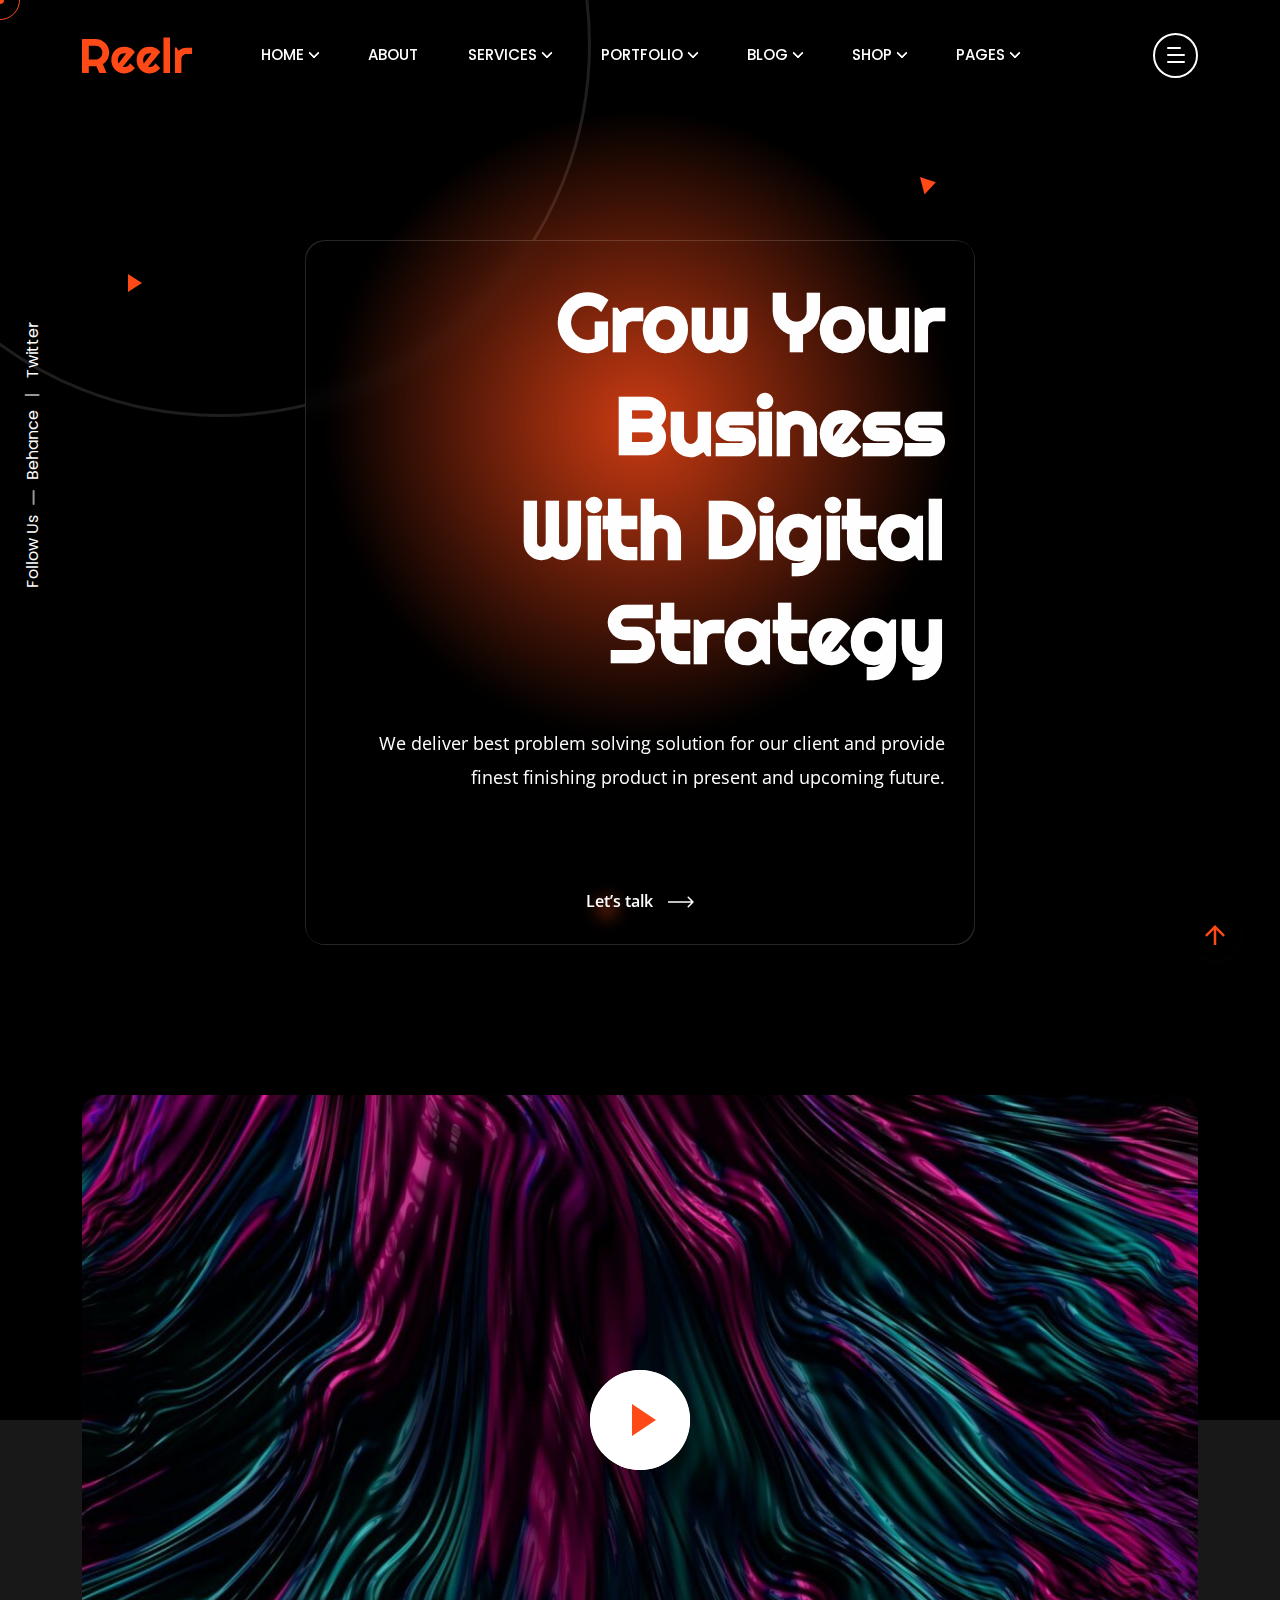
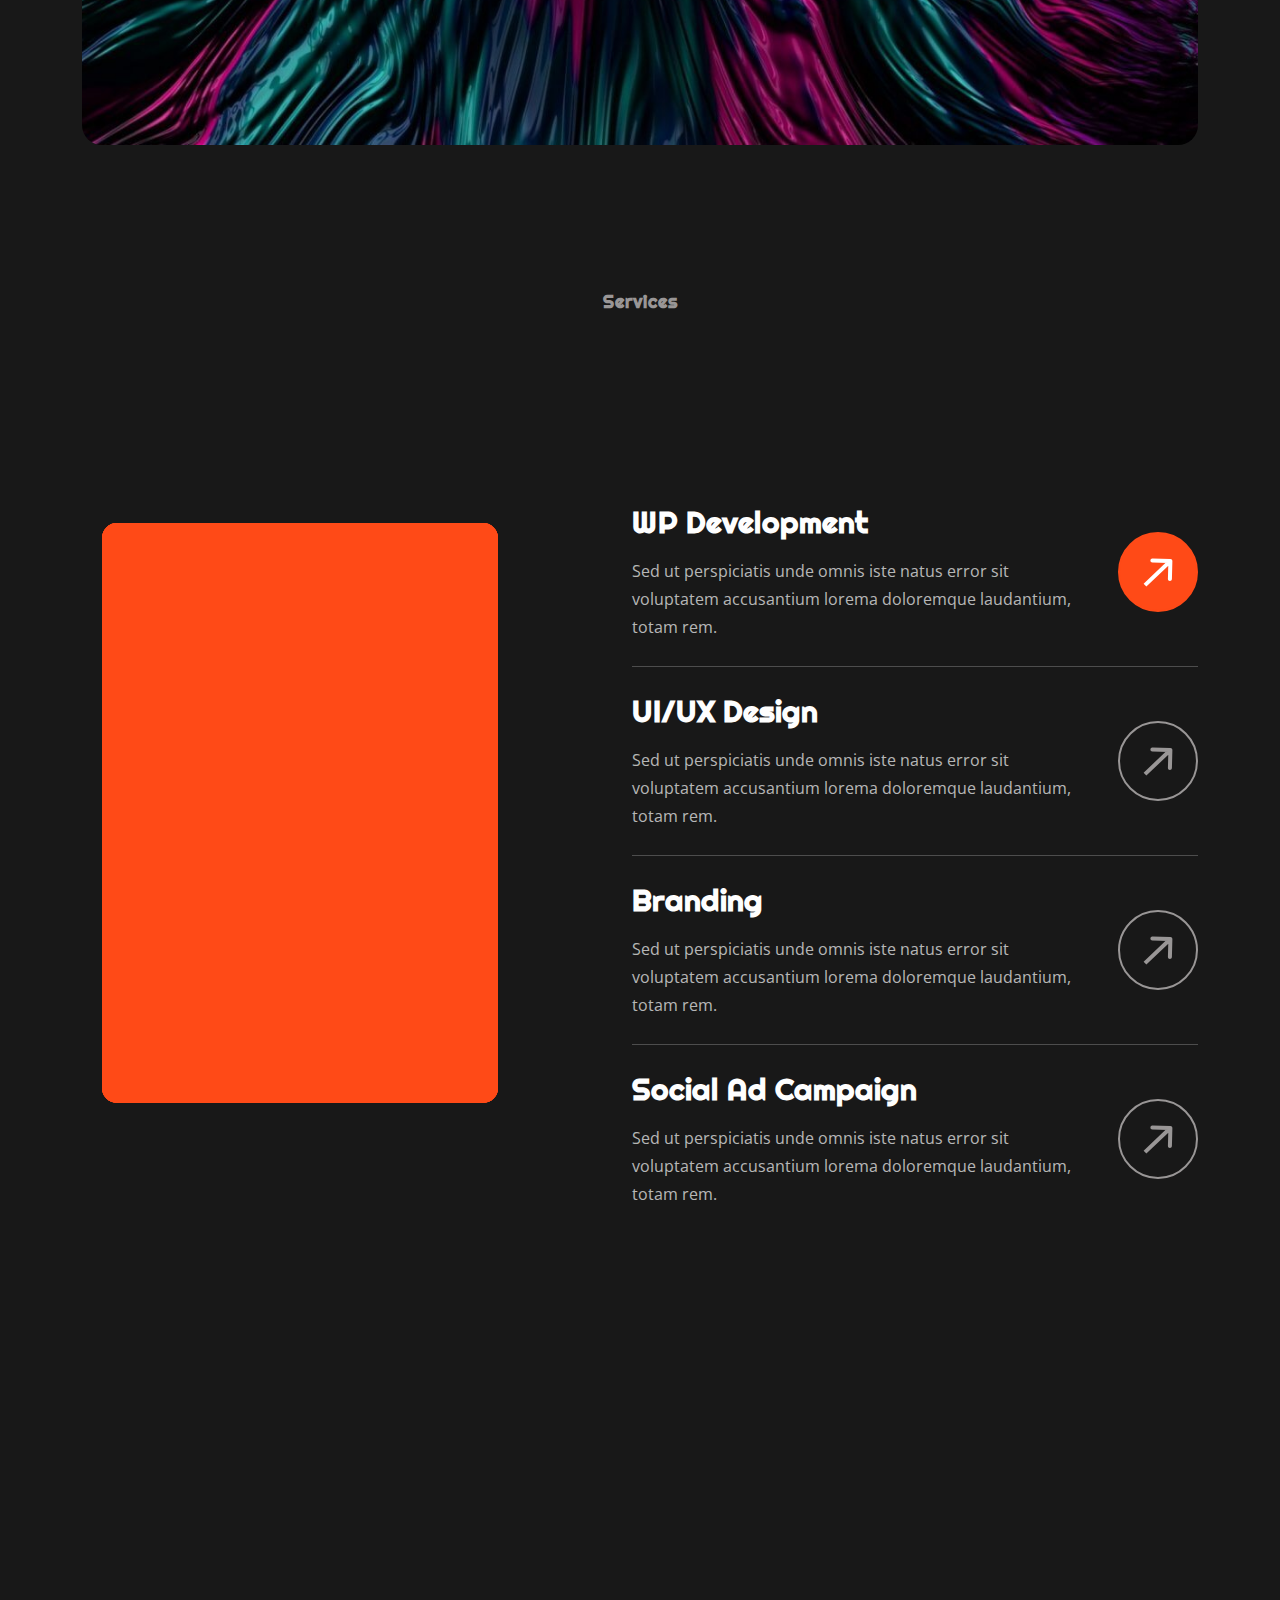
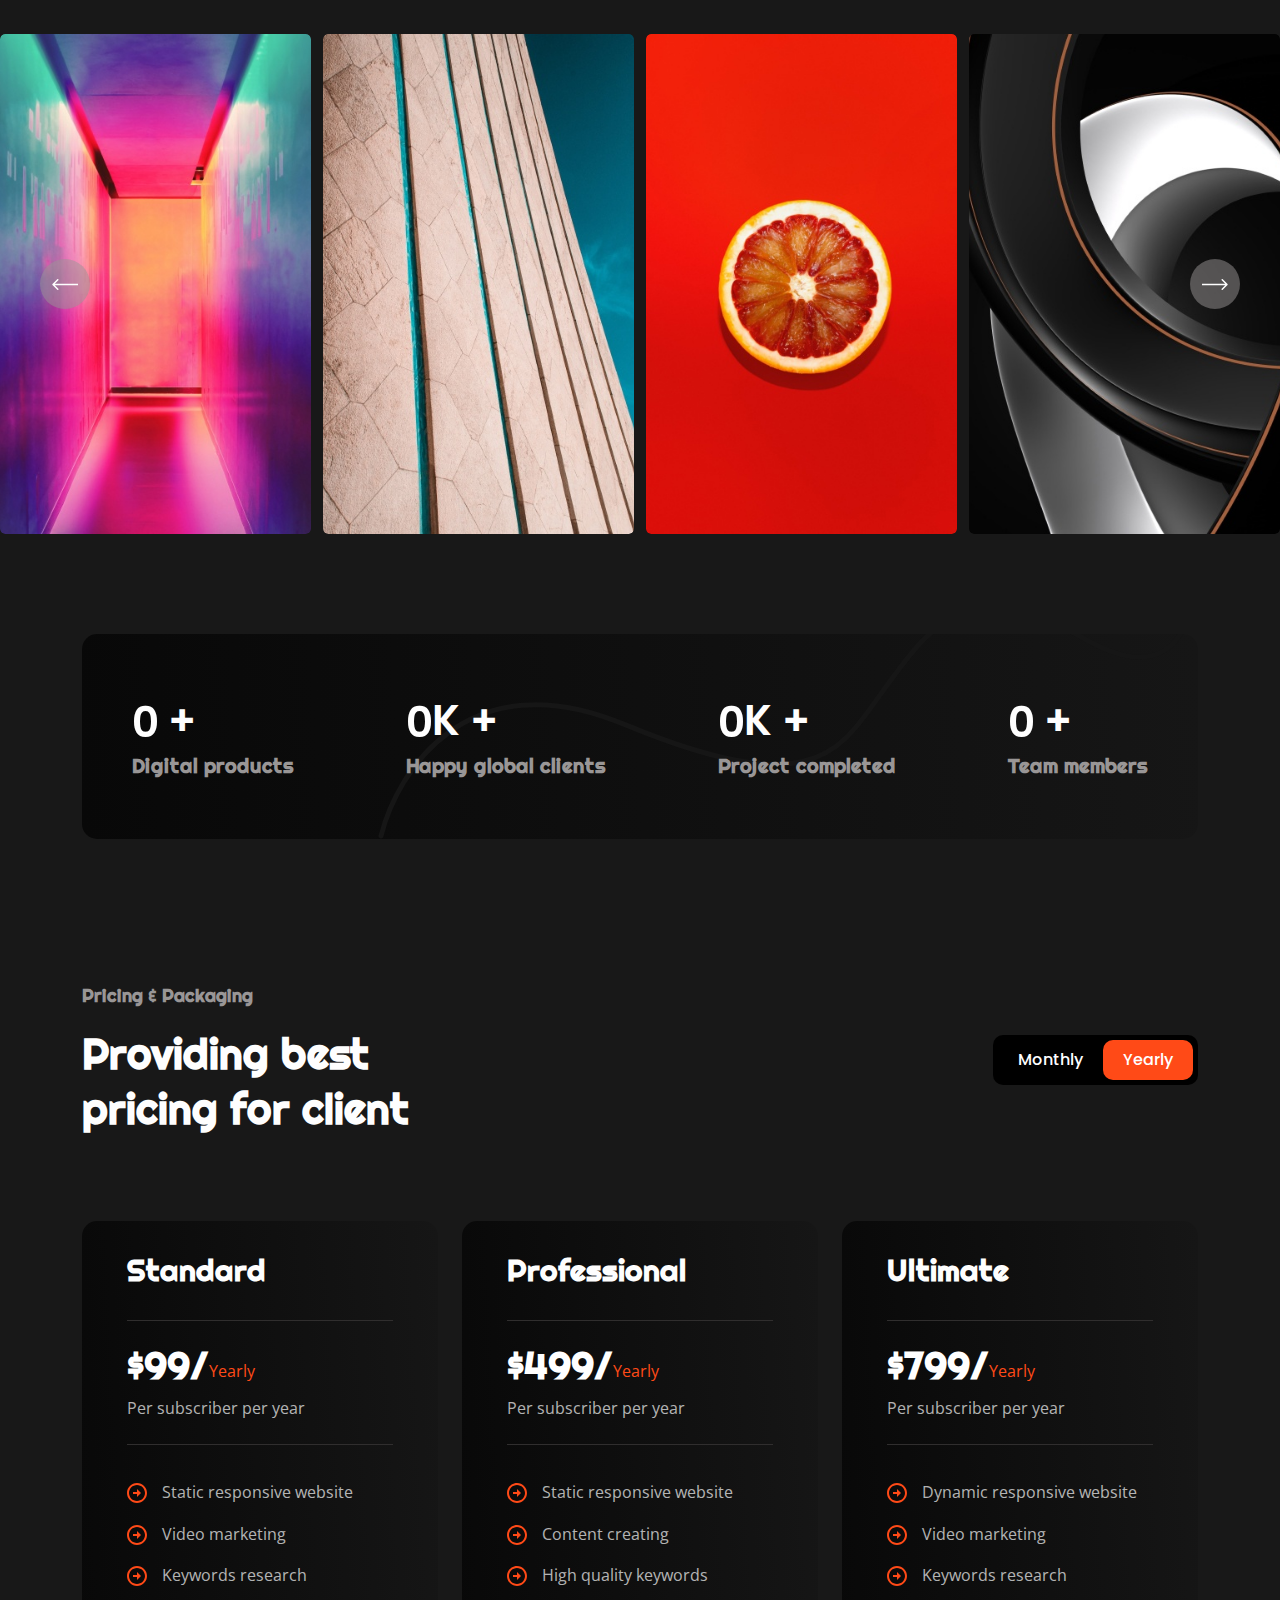
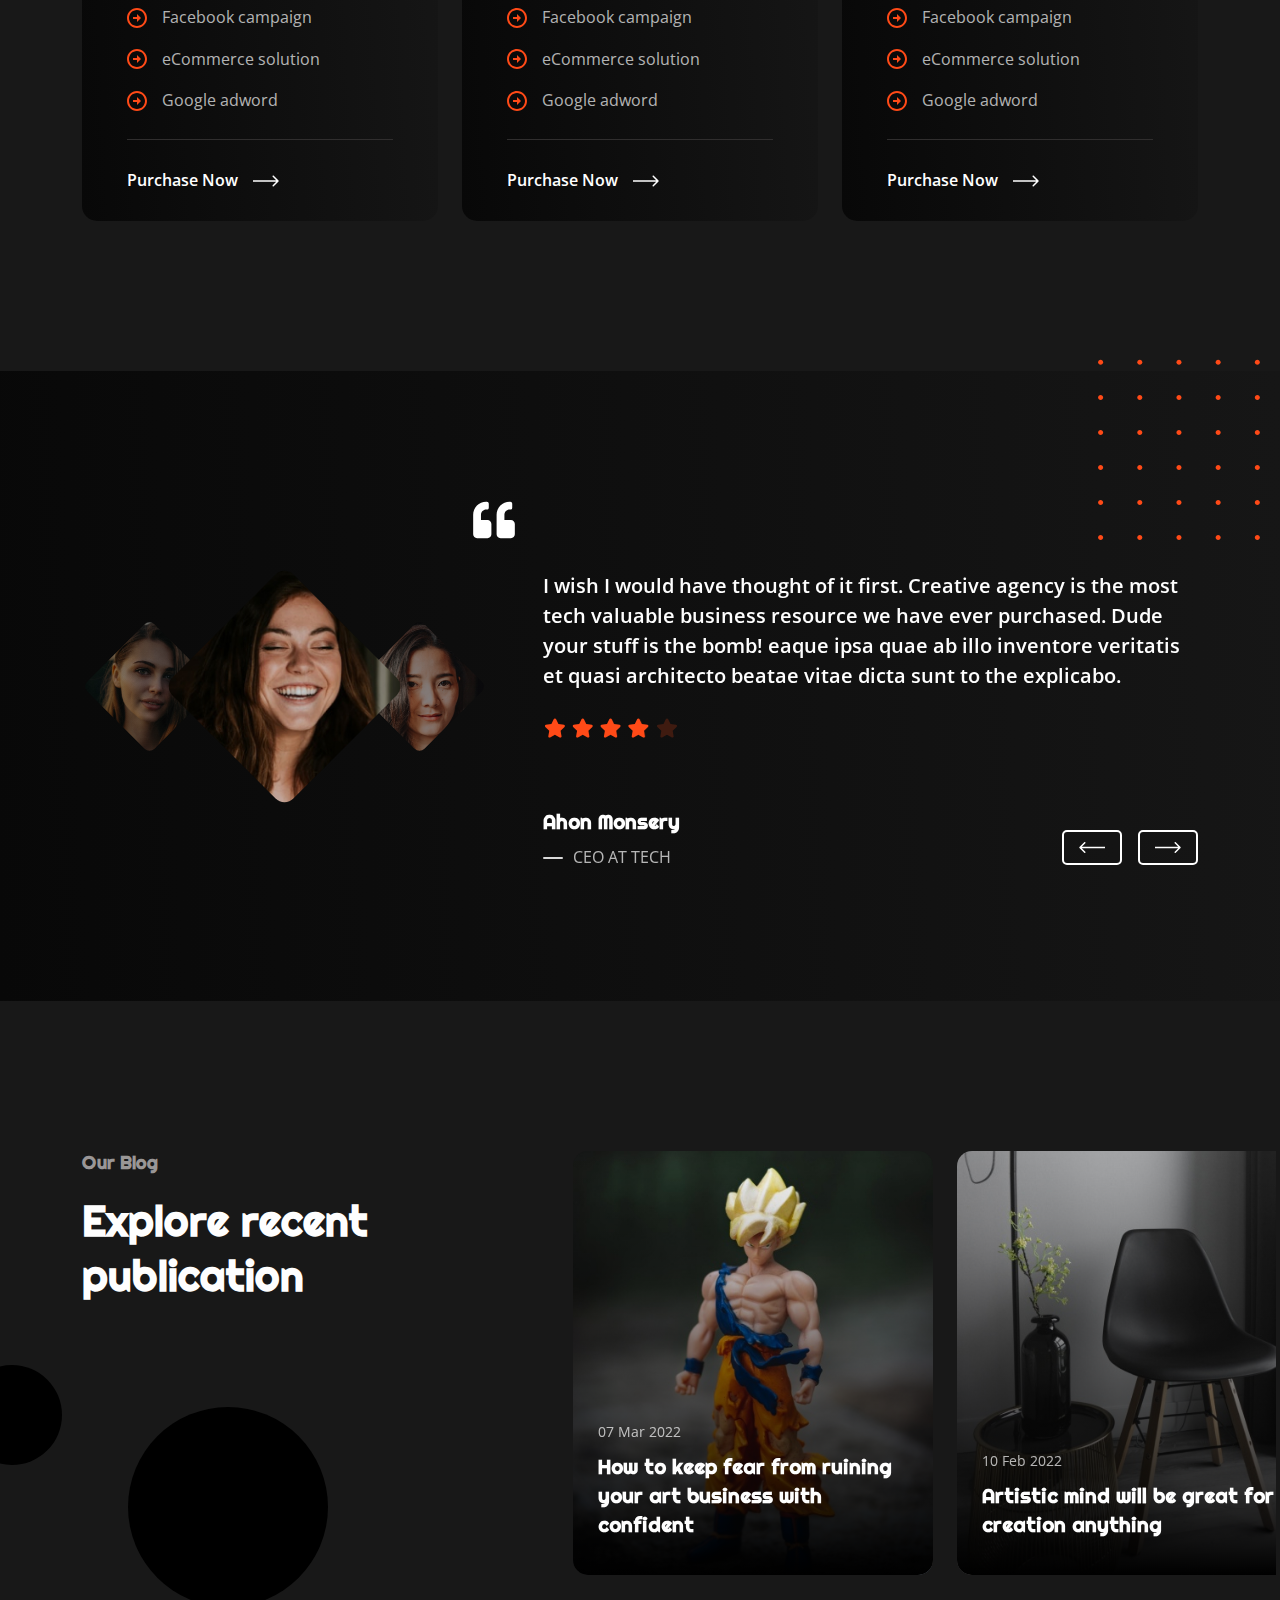
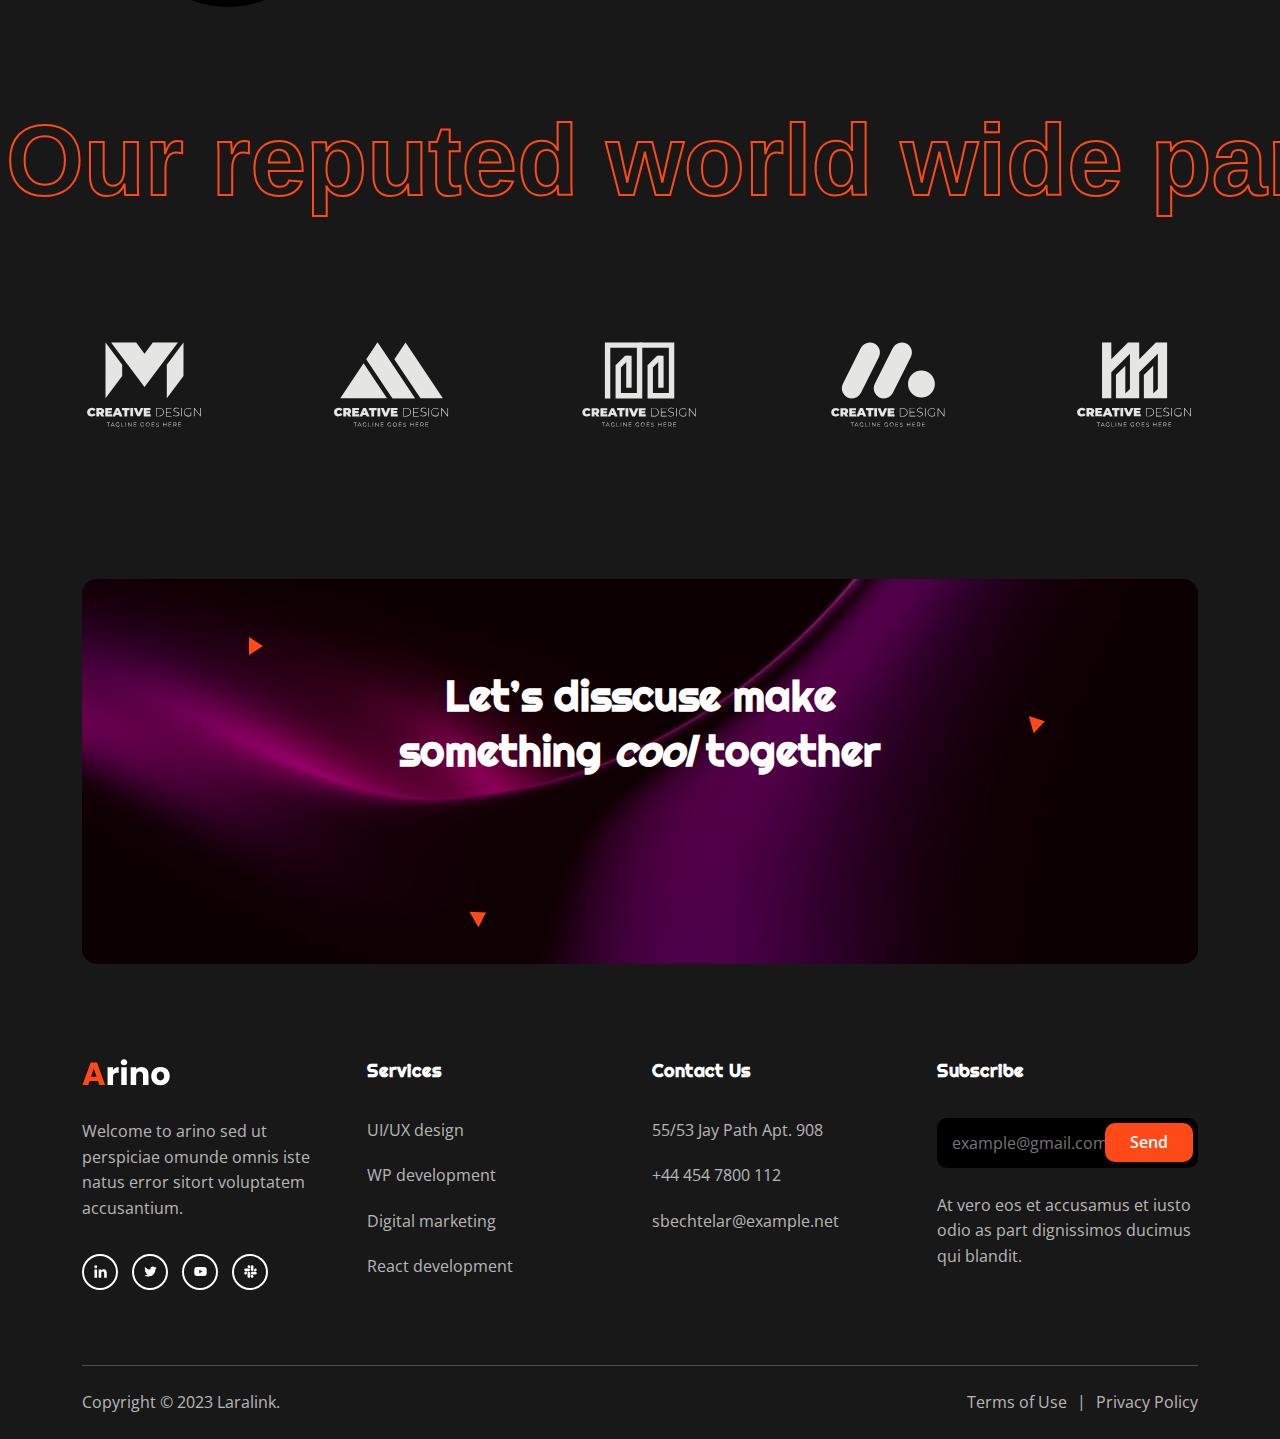
<file: marketing-agency.html>
<!DOCTYPE html>
<html class="no-js" lang="en">

<head>
  <!-- Meta Tags -->
  <meta charset="utf-8">
  <meta http-equiv="x-ua-compatible" content="ie=edge">
  <meta name="viewport" content="width=device-width, initial-scale=1">
  <meta name="author" content="Laralink">
  <!-- Favicon Icon -->
  <link rel="icon" href="assets/img/favicon.png">
  <!-- Site Title -->
  <title>Arino - Creative Agency Template</title>
  <link rel="stylesheet" href="assets/css/plugins/bootstrap.min.css">
  <link rel="stylesheet" href="assets/css/plugins/fontawesome.min.css">
  <link rel="stylesheet" href="assets/css/plugins/slick.css">
  <link rel="stylesheet" href="assets/css/plugins/lightgallery.min.css">
  <link rel="stylesheet" href="assets/css/plugins/animate.css">
  <link rel="stylesheet" href="assets/css/style.css">
</head>

<body>
  <div class="cs-preloader cs-center">
    <div class="cs-preloader_in"></div>
  </div>
  <!-- Start Header Section -->
  <header class="cs-site_header cs-style1 text-uppercase cs-sticky_header">
    <div class="cs-main_header">
      <div class="container">
        <div class="cs-main_header_in">
          <div class="cs-main_header_left">
            <a class="cs-site_branding" href="index.html">
              <img src="assets/img/logo.svg" alt="Logo">
            </a>
          </div>
          <div class="cs-main_header_center">
            <div class="cs-nav cs-primary_font cs-medium">
              <ul class="cs-nav_list">
                <li class="menu-item-has-children cs-mega_menu">
                  <a href="index.html">Home</a>
                  <ul class="cs-mega_wrapper">
                    <li>
                      <ul>
                        <li>
                          <a href="index.html" class="cs-nav_list_img">
                            <img src="assets/img/demo/main-home.jpeg" alt="Thumb">
                          </a>
                          <a href="index.html">Main Home</a>
                        </li>
                        <li>
                          <a href="architecture-agency.html" class="cs-nav_list_img">
                            <img src="assets/img/demo/architecture-agency.jpeg" alt="Thumb">
                          </a>
                          <a href="architecture-agency.html">Architecture Agency</a>
                          <span class="cs-header_badge">New</span>
                        </li>
                      </ul>
                    </li>
                    <li>
                      <ul>
                        <li>
                          <a href="photography-agency.html" class="cs-nav_list_img">
                            <img src="assets/img/demo/photography-agency.jpeg" alt="Thumb">
                          </a>
                          <a href="photography-agency.html">Photography Agency</a>
                        </li>
                        <li>
                          <a href="creative-solution.html" class="cs-nav_list_img">
                            <img src="assets/img/demo/creative-solution.jpeg" alt="Thumb">
                          </a>
                          <a href="creative-solution.html">Creative Solution</a>
                          <span class="cs-header_badge">New</span>
                        </li>
                      </ul>
                    </li>
                    <li>
                      <ul>
                        <li>
                          <a href="creative-portfolio.html" class="cs-nav_list_img">
                            <img src="assets/img/demo/portfolio.jpeg" alt="Thumb">
                          </a>
                          <a href="creative-portfolio.html">Creative Portfolio</a>
                        </li>
                        <li>
                          <a href="personal-portfolio.html" class="cs-nav_list_img">
                            <img src="assets/img/demo/personal-portfolio.jpeg" alt="Thumb">
                            <span class="cs-header_badge">New</span>
                          </a>
                          <a href="personal-portfolio.html">Personal Portfolio</a>
                        </li>
                      </ul>
                    </li>
                    <li>
                      <ul>
                        <li>
                          <a href="digital-agency.html" class="cs-nav_list_img">
                            <img src="assets/img/demo/digital-agency.jpeg" alt="Thumb">
                          </a>
                          <a href="digital-agency.html">Digital Agency</a>
                        </li>
                        <li>
                          <a href="https://arino-html-rtl.vercel.app" target="_blank" class="cs-nav_list_img">
                            <img src="assets/img/demo/rtl.jpeg" alt="Thumb">
                          </a>
                          <a href="https://arino-html-rtl.vercel.app" target="_blank">RTL Demo</a>
                        </li>
                      </ul>
                    </li>
                    <li>
                      <ul>
                        <li>
                          <a href="marketing-agency.html" class="cs-nav_list_img">
                            <img src="assets/img/demo/marketing.jpeg" alt="Thumb">
                          </a>
                          <a href="marketing-agency.html">Marketing Agency</a>
                        </li>
                        <li>
                          <a href="showcase-portfolio.html" class="cs-nav_list_img">
                            <img src="assets/img/demo/portfolio-showcase.jpeg" alt="Thumb">
                          </a>
                          <a href="showcase-portfolio.html">Portfolio Showcase</a>
                        </li>
                        <li>
                          <a href="case-study-showcase.html" class="cs-nav_list_img">
                            <img src="assets/img/demo/case-study-showcase.jpeg" alt="Thumb">
                          </a>
                          <a href="case-study-showcase.html">Case Study Showcase</a>
                        </li>
                      </ul>
                    </li>
                    <li>
                      <ul>
                        <li>
                          <a href="freelancer-agency.html" class="cs-nav_list_img">
                            <img src="assets/img/demo/freelancer-agency.jpeg" alt="Thumb">
                          </a>
                          <a href="freelancer-agency.html">Freelancing Agency</a>
                        </li>
                        <li>
                          <a href="video-showcase.html" class="cs-nav_list_img">
                            <img src="assets/img/demo/video-showcase.jpeg" alt="Thumb">
                            <span class="cs-header_badge">New</span>
                          </a>
                          <a href="video-showcase.html">Video Showcase</a>
                        </li>
                      </ul>
                    </li>
                  </ul>
                </li>
                <li><a href="about.html">About</a></li>
                <li class="menu-item-has-children"><a href="service.html">Services</a>
                  <ul>
                    <li><a href="service.html">Services</a></li>
                    <li><a href="service-details.html">Service Details</a></li>
                  </ul>
                </li>
                <li class="menu-item-has-children"><a href="portfolio.html">Portfolio</a>
                  <ul>
                    <li><a href="portfolio.html">Portfolio</a></li>
                    <li><a href="portfolio-details.html">Portfolio Details</a></li>
                  </ul>
                </li>
                <li class="menu-item-has-children"><a href="blog.html">Blog</a>
                  <ul>
                    <li><a href="blog.html">Blog</a></li>
                    <li><a href="blog-details.html">Blog Details</a></li>
                  </ul>
                </li>
                <li class="menu-item-has-children">
                  <a href="shop.html">Shop</a>
                  <ul>
                    <li>
                      <a href="shop.html">Our Shop</a>
                    </li>
                    <li>
                      <a href="shop-product-details.html">Shop Details</a>
                    </li>
                    <li>
                      <a href="shop-cart.html">Cart</a>
                    </li>
                    <li>
                      <a href="shop-checkout.html">Checkout</a>
                    </li>
                    <li>
                      <a href="shop-order-recived.html">Success Order</a>
                    </li>
                    <li>
                      <a href="shop-wishlist.html">Wishlist</a>
                    </li>
                  </ul>
                </li>
                <li class="menu-item-has-children"><a href="#">Pages</a>
                  <ul>
                    <li><a href="contact.html">Contact</a></li>
                    <li><a href="team.html">Team</a></li>
                    <li><a href="team-details.html">Team Details</a></li>
                    <li><a href="case-study.html">Case Study Details</a></li>
                    <li><a href="faq.html">FAQ</a></li>
                  </ul>
                </li>
              </ul>
            </div>
          </div>
          <div class="cs-main_header_right">
            <div class="cs-toolbox">
              <span class="cs-icon_btn">
                <span class="cs-icon_btn_in">
                  <span></span>
                  <span></span>
                  <span></span>
                  <span></span>
                </span>
              </span>
            </div>
          </div>
        </div>
      </div>
    </div>
  </header>
  <div class="cs-side_header">
    <button class="cs-close"></button>
    <div class="cs-side_header_overlay"></div>
    <div class="cs-side_header_in">
      <div class="cs-side_header_shape"></div>
      <a class="cs-site_branding" href="index.html">
        <img src="assets/img/footer_logo.svg" alt="Logo">
      </a>
      <div class="cs-side_header_box">
        <h2 class="cs-side_header_heading">Do you have a project in your  <br> mind? Keep connect us.</h2>
      </div>
      <div class="cs-side_header_box">
        <h3 class="cs-side_header_title cs-primary_color">Contact Us</h3>
        <ul class="cs-contact_info cs-style1 cs-mp0">
          <li>
            <svg width="18" height="18" viewBox="0 0 18 18" fill="none" xmlns="http://www.w3.org/2000/svg">
              <path d="M17 12.5C15.75 12.5 14.55 12.3 13.43 11.93C13.08 11.82 12.69 11.9 12.41 12.17L10.21 14.37C7.38 12.93 5.06 10.62 3.62 7.79L5.82 5.58C6.1 5.31 6.18 4.92 6.07 4.57C5.7 3.45 5.5 2.25 5.5 1C5.5 0.45 5.05 0 4.5 0H1C0.45 0 0 0.45 0 1C0 10.39 7.61 18 17 18C17.55 18 18 17.55 18 17V13.5C18 12.95 17.55 12.5 17 12.5ZM9 0V10L12 7H18V0H9Z" fill="#FF4A17"/>
            </svg>
            <span>+44 454 7800 112</span>
          </li>
          <li>
            <svg width="20" height="18" viewBox="0 0 20 18" fill="none" xmlns="http://www.w3.org/2000/svg">
              <path d="M20 6.98V16C20 17.1 19.1 18 18 18H2C0.9 18 0 17.1 0 16V4C0 2.9 0.9 2 2 2H12.1C12.04 2.32 12 2.66 12 3C12 4.48 12.65 5.79 13.67 6.71L10 9L2 4V6L10 11L15.3 7.68C15.84 7.88 16.4 8 17 8C18.13 8 19.16 7.61 20 6.98ZM14 3C14 4.66 15.34 6 17 6C18.66 6 20 4.66 20 3C20 1.34 18.66 0 17 0C15.34 0 14 1.34 14 3Z" fill="#FF4A17"/>
            </svg>              
            <span>infotech@arino.com</span>
          </li>
          <li>
            <svg width="14" height="20" viewBox="0 0 14 20" fill="none" xmlns="http://www.w3.org/2000/svg">
              <path d="M7 0C3.13 0 0 3.13 0 7C0 12.25 7 20 7 20C7 20 14 12.25 14 7C14 3.13 10.87 0 7 0ZM7 9.5C5.62 9.5 4.5 8.38 4.5 7C4.5 5.62 5.62 4.5 7 4.5C8.38 4.5 9.5 5.62 9.5 7C9.5 8.38 8.38 9.5 7 9.5Z" fill="#FF4A17"/>
            </svg>              
            <span>50 Wall Street Suite, 44150 <br>Ohio, United States</span>
          </li>
        </ul>
      </div>
      <div class="cs-side_header_box">
        <h3 class="cs-side_header_title cs-primary_color">Subscribe</h3>
        <div class="cs-newsletter cs-style1">
          <form action="#" class="cs-newsletter_form">
            <input type="email" class="cs-newsletter_input" placeholder="example@gmail.com">
            <button class="cs-newsletter_btn"><span>Send</span></button>
          </form>
          <div class="cs-newsletter_text">At vero eos et accusamus et iusto odio as part dignissimos ducimus qui blandit.</div>
        </div>
      </div>
      <div class="cs-side_header_box">
        <div class="cs-social_btns cs-style1">
          <a href="#" class="cs-center">
            <svg width="15" height="15" viewBox="0 0 15 15" fill="none" xmlns="http://www.w3.org/2000/svg">
              <path d="M4.04799 13.7497H1.45647V5.4043H4.04799V13.7497ZM2.75084 4.2659C1.92215 4.2659 1.25 3.57952 1.25 2.75084C1.25 2.35279 1.40812 1.97105 1.68958 1.68958C1.97105 1.40812 2.35279 1.25 2.75084 1.25C3.14888 1.25 3.53063 1.40812 3.81209 1.68958C4.09355 1.97105 4.25167 2.35279 4.25167 2.75084C4.25167 3.57952 3.57924 4.2659 2.75084 4.2659ZM13.7472 13.7497H11.1613V9.68722C11.1613 8.71903 11.1417 7.4774 9.81389 7.4774C8.46652 7.4774 8.26004 8.5293 8.26004 9.61747V13.7497H5.67132V5.4043H8.15681V6.54269H8.19308C8.53906 5.887 9.38421 5.19503 10.6451 5.19503C13.2679 5.19503 13.75 6.92215 13.75 9.16546V13.7497H13.7472Z" fill="white"></path>
            </svg> 
          </a>
          <a href="#" class="cs-center">
            <svg width="13" height="11" viewBox="0 0 13 11" fill="none" xmlns="http://www.w3.org/2000/svg">
              <path d="M11.4651 2.95396C11.4731 3.065 11.4731 3.17606 11.4731 3.2871C11.4731 6.67383 8.89535 10.5761 4.18402 10.5761C2.73255 10.5761 1.38421 10.1557 0.25 9.42608C0.456226 9.44986 0.654494 9.4578 0.868655 9.4578C2.06629 9.4578 3.16879 9.0533 4.04918 8.36326C2.92291 8.33946 1.97906 7.60183 1.65386 6.5866C1.81251 6.61038 1.97112 6.62624 2.1377 6.62624C2.36771 6.62624 2.59774 6.59451 2.81188 6.53901C1.63802 6.30105 0.757595 5.26996 0.757595 4.02472V3.99301C1.09864 4.18336 1.49524 4.30233 1.91558 4.31818C1.22554 3.85814 0.773464 3.07294 0.773464 2.1846C0.773464 1.70872 0.900344 1.27249 1.12244 0.891774C2.38355 2.44635 4.27919 3.46156 6.40481 3.57262C6.36516 3.38226 6.34136 3.184 6.34136 2.9857C6.34136 1.57388 7.4835 0.423828 8.90323 0.423828C9.64086 0.423828 10.3071 0.733156 10.7751 1.23284C11.354 1.1218 11.9093 0.907643 12.401 0.614185C12.2106 1.20906 11.8061 1.70875 11.2748 2.02598C11.7903 1.97049 12.29 1.82769 12.75 1.62942C12.4011 2.13702 11.9648 2.5891 11.4651 2.95396V2.95396Z" fill="white"></path>
            </svg>                    
          </a>
          <a href="#" class="cs-center">
            <svg width="13" height="9" viewBox="0 0 13 9" fill="none" xmlns="http://www.w3.org/2000/svg">
              <path d="M12.4888 1.48066C12.345 0.939353 11.9215 0.513038 11.3837 0.368362C10.4089 0.105469 6.5 0.105469 6.5 0.105469C6.5 0.105469 2.59116 0.105469 1.61633 0.368362C1.07853 0.513061 0.65496 0.939353 0.5112 1.48066C0.25 2.4618 0.25 4.50887 0.25 4.50887C0.25 4.50887 0.25 6.55595 0.5112 7.53709C0.65496 8.0784 1.07853 8.48695 1.61633 8.63163C2.59116 8.89452 6.5 8.89452 6.5 8.89452C6.5 8.89452 10.4088 8.89452 11.3837 8.63163C11.9215 8.48695 12.345 8.0784 12.4888 7.53709C12.75 6.55595 12.75 4.50887 12.75 4.50887C12.75 4.50887 12.75 2.4618 12.4888 1.48066V1.48066ZM5.22158 6.36746V2.65029L8.48861 4.50892L5.22158 6.36746V6.36746Z" fill="white"></path>
            </svg>                    
          </a>
          <a href="#" class="cs-center">
            <svg width="13" height="13" viewBox="0 0 13 13" fill="none" xmlns="http://www.w3.org/2000/svg">
              <path d="M2.87612 8.149C2.87612 8.87165 2.28571 9.46205 1.56306 9.46205C0.840402 9.46205 0.25 8.87165 0.25 8.149C0.25 7.42634 0.840402 6.83594 1.56306 6.83594H2.87612V8.149ZM3.53795 8.149C3.53795 7.42634 4.12835 6.83594 4.851 6.83594C5.57366 6.83594 6.16406 7.42634 6.16406 8.149V11.4369C6.16406 12.1596 5.57366 12.75 4.851 12.75C4.12835 12.75 3.53795 12.1596 3.53795 11.4369V8.149ZM4.851 2.87612C4.12835 2.87612 3.53795 2.28571 3.53795 1.56306C3.53795 0.840402 4.12835 0.25 4.851 0.25C5.57366 0.25 6.16406 0.840402 6.16406 1.56306V2.87612H4.851V2.87612ZM4.851 3.53795C5.57366 3.53795 6.16406 4.12835 6.16406 4.851C6.16406 5.57366 5.57366 6.16406 4.851 6.16406H1.56306C0.840402 6.16406 0.25 5.57366 0.25 4.851C0.25 4.12835 0.840402 3.53795 1.56306 3.53795H4.851V3.53795ZM10.1239 4.851C10.1239 4.12835 10.7143 3.53795 11.4369 3.53795C12.1596 3.53795 12.75 4.12835 12.75 4.851C12.75 5.57366 12.1596 6.16406 11.4369 6.16406H10.1239V4.851V4.851ZM9.46205 4.851C9.46205 5.57366 8.87165 6.16406 8.149 6.16406C7.42634 6.16406 6.83594 5.57366 6.83594 4.851V1.56306C6.83594 0.840402 7.42634 0.25 8.149 0.25C8.87165 0.25 9.46205 0.840402 9.46205 1.56306V4.851V4.851ZM8.149 10.1239C8.87165 10.1239 9.46205 10.7143 9.46205 11.4369C9.46205 12.1596 8.87165 12.75 8.149 12.75C7.42634 12.75 6.83594 12.1596 6.83594 11.4369V10.1239H8.149ZM8.149 9.46205C7.42634 9.46205 6.83594 8.87165 6.83594 8.149C6.83594 7.42634 7.42634 6.83594 8.149 6.83594H11.4369C12.1596 6.83594 12.75 7.42634 12.75 8.149C12.75 8.87165 12.1596 9.46205 11.4369 9.46205H8.149Z" fill="white"></path>
            </svg>                    
          </a>
        </div>
      </div>
    </div>
  </div>
  <!-- End Header Section -->
  
  <!-- Start Hero -->
  <div class="cs-hero cs-style3 cs-bg cs-fixed_bg cs-shape_wrap_1" id="home">
    <div class="cs-shape_1"></div>
    <div class="cs-shape_1"></div>
    <div class="cs-shape_1"></div>
    <div class="cs-circle_1"></div>
    <div class="cs-circle_2"></div>
    <div class="container">
      <div class="cs-hero_text">
        <h1 class="cs-hero_title text-end wow fadeInRight" data-wow-duration="0.8s" data-wow-delay="0.2s">
          Grow Your Business<br> With Digital Strategy
        </h1>
        <div class="cs-hero_subtitle text-end">We deliver best problem solving solution for our client and provide finest finishing product in present and upcoming future.</div>
        <a href="contact.html" class="cs-text_btn">
          <span>Let’s talk</span>
          <svg width="26" height="12" viewBox="0 0 26 12" fill="none" xmlns="http://www.w3.org/2000/svg">
            <path d="M25.5303 6.53033C25.8232 6.23744 25.8232 5.76256 25.5303 5.46967L20.7574 0.696699C20.4645 0.403806 19.9896 0.403806 19.6967 0.696699C19.4038 0.989593 19.4038 1.46447 19.6967 1.75736L23.9393 6L19.6967 10.2426C19.4038 10.5355 19.4038 11.0104 19.6967 11.3033C19.9896 11.5962 20.4645 11.5962 20.7574 11.3033L25.5303 6.53033ZM0 6.75H25V5.25H0V6.75Z" fill="currentColor"/>
          </svg>                
        </a>
      </div>
    </div>
    <div class="cs-hero_social_wrap cs-left_side cs-primary_font cs-primary_color">
      <div class="cs-hero_social_title">Follow Us</div>
      <ul class="cs-hero_social_links">
        <li><a href="">Behance</a></li>
        <li><a href="">Twitter</a></li>
      </ul>
    </div>
  </div>
  <!-- End Hero -->
  <!-- Start Video Block -->
  <div class="cs-video_block_1_wrap">
    <div class="container">
      <a href="https://www.youtube.com/watch?v=VcaAVWtP48A" class="cs-video_block cs-style1 cs-video_open cs-bg" data-src="assets/img/video_bg_2.jpeg">
        <span class="cs-player_btn cs-accent_color">
          <span></span>       
        </span>
      </a>
    </div>
  </div>
  <!-- End Video Block -->
  <div class="cs-height_145 cs-height_lg_80"></div>
  <!-- Start services Project -->
  <section>
    <div class="container">
      <div class="cs-section_heading cs-style1 text-center">
        <h3 class="cs-section_subtitle">Services</h3>
        <h2 class="cs-section_title wow fadeInUp" data-wow-duration="0.8s" data-wow-delay="0.2s">Our core services</h2>
      </div>
    </div>
    <div class="cs-height_90 cs-height_lg_45"></div>
    <div class="container">
      <div class="cs-iconbox_3_list">
        <div class="cs-hover_tab active">
          <a href="service-details.html" class="cs-iconbox cs-style3">
            <div class="cs-image_layer cs-style1 cs-size_md">
              <div class="cs-image_layer_in">
                <img src="assets/img/service_7.jpeg" alt="Image" class="w-100 cs-radius_15">
              </div>
            </div>
            <span class="cs-iconbox_icon cs-center">
              <svg width="30" height="29" viewBox="0 0 30 29" fill="none" xmlns="http://www.w3.org/2000/svg">
                <path d="M29.3803 3.05172C29.4089 1.94752 28.537 1.02921 27.4328 1.00062L9.43879 0.534749C8.33459 0.506159 7.41628 1.37811 7.38769 2.48231C7.35911 3.58651 8.23106 4.50482 9.33526 4.53341L25.3299 4.94752L24.9158 20.9422C24.8872 22.0464 25.7592 22.9647 26.8634 22.9933C27.9676 23.0218 28.8859 22.1499 28.9144 21.0457L29.3803 3.05172ZM3.37714 28.5502L28.7581 4.4503L26.0039 1.54961L0.622863 25.6495L3.37714 28.5502Z" fill="currentColor"/>
              </svg>                  
            </span>
            <div class="cs-iconbox_in">
              <h2 class="cs-iconbox_title">WP Development</h2>
              <div class="cs-iconbox_subtitle">Sed ut perspiciatis unde omnis iste natus error sit voluptatem accusantium lorema doloremque laudantium, totam rem.</div>
            </div>
          </a>
        </div>
        <div class="cs-hover_tab">
          <a href="service-details.html" class="cs-iconbox cs-style3">
            <div class="cs-image_layer cs-style1 cs-size_md">
              <div class="cs-image_layer_in">
                <img src="assets/img/service_8.jpeg" alt="Image" class="w-100 cs-radius_15">
              </div>
            </div>
            <span class="cs-iconbox_icon cs-center">
              <svg width="30" height="29" viewBox="0 0 30 29" fill="none" xmlns="http://www.w3.org/2000/svg">
                <path d="M29.3803 3.05172C29.4089 1.94752 28.537 1.02921 27.4328 1.00062L9.43879 0.534749C8.33459 0.506159 7.41628 1.37811 7.38769 2.48231C7.35911 3.58651 8.23106 4.50482 9.33526 4.53341L25.3299 4.94752L24.9158 20.9422C24.8872 22.0464 25.7592 22.9647 26.8634 22.9933C27.9676 23.0218 28.8859 22.1499 28.9144 21.0457L29.3803 3.05172ZM3.37714 28.5502L28.7581 4.4503L26.0039 1.54961L0.622863 25.6495L3.37714 28.5502Z" fill="currentColor"/>
              </svg>                  
            </span>
            <div class="cs-iconbox_in">
              <h2 class="cs-iconbox_title">UI/UX Design</h2>
              <div class="cs-iconbox_subtitle">Sed ut perspiciatis unde omnis iste natus error sit voluptatem accusantium lorema doloremque laudantium, totam rem.</div>
            </div>
          </a>
        </div>
        <div class="cs-hover_tab">
          <a href="service-details.html" class="cs-iconbox cs-style3">
            <div class="cs-image_layer cs-style1 cs-size_md">
              <div class="cs-image_layer_in">
                <img src="assets/img/service_9.jpeg" alt="Image" class="w-100 cs-radius_15">
              </div>
            </div>
            <span class="cs-iconbox_icon cs-center">
              <svg width="30" height="29" viewBox="0 0 30 29" fill="none" xmlns="http://www.w3.org/2000/svg">
                <path d="M29.3803 3.05172C29.4089 1.94752 28.537 1.02921 27.4328 1.00062L9.43879 0.534749C8.33459 0.506159 7.41628 1.37811 7.38769 2.48231C7.35911 3.58651 8.23106 4.50482 9.33526 4.53341L25.3299 4.94752L24.9158 20.9422C24.8872 22.0464 25.7592 22.9647 26.8634 22.9933C27.9676 23.0218 28.8859 22.1499 28.9144 21.0457L29.3803 3.05172ZM3.37714 28.5502L28.7581 4.4503L26.0039 1.54961L0.622863 25.6495L3.37714 28.5502Z" fill="currentColor"/>
              </svg>                  
            </span>
            <div class="cs-iconbox_in">
              <h2 class="cs-iconbox_title">Branding</h2>
              <div class="cs-iconbox_subtitle">Sed ut perspiciatis unde omnis iste natus error sit voluptatem accusantium lorema doloremque laudantium, totam rem.</div>
            </div>
          </a>
        </div>
        <div class="cs-hover_tab">
          <a href="service-details.html" class="cs-iconbox cs-style3">
            <div class="cs-image_layer cs-style1 cs-size_md">
              <div class="cs-image_layer_in">
                <img src="assets/img/service_10.jpeg" alt="Image" class="w-100 cs-radius_15">
              </div>
            </div>
            <span class="cs-iconbox_icon cs-center">
              <svg width="30" height="29" viewBox="0 0 30 29" fill="none" xmlns="http://www.w3.org/2000/svg">
                <path d="M29.3803 3.05172C29.4089 1.94752 28.537 1.02921 27.4328 1.00062L9.43879 0.534749C8.33459 0.506159 7.41628 1.37811 7.38769 2.48231C7.35911 3.58651 8.23106 4.50482 9.33526 4.53341L25.3299 4.94752L24.9158 20.9422C24.8872 22.0464 25.7592 22.9647 26.8634 22.9933C27.9676 23.0218 28.8859 22.1499 28.9144 21.0457L29.3803 3.05172ZM3.37714 28.5502L28.7581 4.4503L26.0039 1.54961L0.622863 25.6495L3.37714 28.5502Z" fill="currentColor"/>
              </svg>                  
            </span>
            <div class="cs-iconbox_in">
              <h2 class="cs-iconbox_title">Social Ad Campaign</h2>
              <div class="cs-iconbox_subtitle">Sed ut perspiciatis unde omnis iste natus error sit voluptatem accusantium lorema doloremque laudantium, totam rem.</div>
            </div>
          </a>
        </div>
      </div>
      <div class="cs-height_50 cs-height_lg_50"></div>
    </div>
  </section>
  <!-- End services Project -->

  <div class="cs-height_85 cs-height_lg_30"></div>
  <!-- Start General Text -->
  <div class="container">
    <h2 class="cs-font_50 cs-m0 cs-line_height_4 wow fadeInUp" data-wow-duration="0.8s" data-wow-delay="0.2s">Our agile process is ability to adapt and respond to change. We work with love and joyfull together. Check our case study and portfolio.</h2>
  </div>
  <!-- End General Text -->
  <div class="cs-height_90 cs-height_lg_70"></div>

  <!-- Start Portfolio Section -->
  <section>
    <div class="cs-slider cs-style2 cs-gap-12">
      <div class="cs-slider_container" data-autoplay="0" data-loop="1" data-speed="600" data-center="0" data-slides-per-view="responsive" data-xs-slides="1" data-sm-slides="2" data-md-slides="3" data-lg-slides="4" data-add-slides="4">
        <div class="cs-slider_wrapper">
          <div class="cs-slide">
            <a href="portfolio-details.html" class="cs-portfolio cs-style1 cs-type2 cs-size3">
              <div class="cs-portfolio_hover"></div>
              <div class="cs-portfolio_bg cs-bg" data-src="assets/img/portfolio_31.jpeg"></div>
              <div class="cs-portfolio_info">
                <div class="cs-portfolio_info_bg cs-accent_bg"></div>
                <h2 class="cs-portfolio_title">Colorful Art Work</h2>
                <div class="cs-portfolio_subtitle">See Details</div>
              </div>
            </a>
          </div><!-- .cs-slide -->
          <div class="cs-slide">
            <a href="portfolio-details.html" class="cs-portfolio cs-style1 cs-type2 cs-size3">
              <div class="cs-portfolio_hover"></div>
              <div class="cs-portfolio_bg cs-bg" data-src="assets/img/portfolio_32.jpeg"></div>
              <div class="cs-portfolio_info">
                <div class="cs-portfolio_info_bg cs-accent_bg"></div>
                <h2 class="cs-portfolio_title">Colorful Art Work</h2>
                <div class="cs-portfolio_subtitle">See Details</div>
              </div>
            </a>
          </div><!-- .cs-slide -->
          <div class="cs-slide">
            <a href="portfolio-details.html" class="cs-portfolio cs-style1 cs-type2 cs-size3">
              <div class="cs-portfolio_hover"></div>
              <div class="cs-portfolio_bg cs-bg" data-src="assets/img/portfolio_33.jpeg"></div>
              <div class="cs-portfolio_info">
                <div class="cs-portfolio_info_bg cs-accent_bg"></div>
                <h2 class="cs-portfolio_title">Colorful Art Work</h2>
                <div class="cs-portfolio_subtitle">See Details</div>
              </div>
            </a>
          </div><!-- .cs-slide -->
          <div class="cs-slide">
            <a href="portfolio-details.html" class="cs-portfolio cs-style1 cs-type2 cs-size3">
              <div class="cs-portfolio_hover"></div>
              <div class="cs-portfolio_bg cs-bg" data-src="assets/img/portfolio_34.jpeg"></div>
              <div class="cs-portfolio_info">
                <div class="cs-portfolio_info_bg cs-accent_bg"></div>
                <h2 class="cs-portfolio_title">Colorful Art Work</h2>
                <div class="cs-portfolio_subtitle">See Details</div>
              </div>
            </a>
          </div><!-- .cs-slide -->
          <div class="cs-slide">
            <a href="portfolio-details.html" class="cs-portfolio cs-style1 cs-type2 cs-size3">
              <div class="cs-portfolio_hover"></div>
              <div class="cs-portfolio_bg cs-bg" data-src="assets/img/portfolio_31.jpeg"></div>
              <div class="cs-portfolio_info">
                <div class="cs-portfolio_info_bg cs-accent_bg"></div>
                <h2 class="cs-portfolio_title">Colorful Art Work</h2>
                <div class="cs-portfolio_subtitle">See Details</div>
              </div>
            </a>
          </div><!-- .cs-slide -->
          <div class="cs-slide">
            <a href="portfolio-details.html" class="cs-portfolio cs-style1 cs-type2 cs-size3">
              <div class="cs-portfolio_hover"></div>
              <div class="cs-portfolio_bg cs-bg" data-src="assets/img/portfolio_32.jpeg"></div>
              <div class="cs-portfolio_info">
                <div class="cs-portfolio_info_bg cs-accent_bg"></div>
                <h2 class="cs-portfolio_title">Colorful Art Work</h2>
                <div class="cs-portfolio_subtitle">See Details</div>
              </div>
            </a>
          </div><!-- .cs-slide -->
          <div class="cs-slide">
            <a href="portfolio-details.html" class="cs-portfolio cs-style1 cs-type2 cs-size3">
              <div class="cs-portfolio_hover"></div>
              <div class="cs-portfolio_bg cs-bg" data-src="assets/img/portfolio_33.jpeg"></div>
              <div class="cs-portfolio_info">
                <div class="cs-portfolio_info_bg cs-accent_bg"></div>
                <h2 class="cs-portfolio_title">Colorful Art Work</h2>
                <div class="cs-portfolio_subtitle">See Details</div>
              </div>
            </a>
          </div><!-- .cs-slide -->
          <div class="cs-slide">
            <a href="portfolio-details.html" class="cs-portfolio cs-style1 cs-type2 cs-size3">
              <div class="cs-portfolio_hover"></div>
              <div class="cs-portfolio_bg cs-bg" data-src="assets/img/portfolio_34.jpeg"></div>
              <div class="cs-portfolio_info">
                <div class="cs-portfolio_info_bg cs-accent_bg"></div>
                <h2 class="cs-portfolio_title">Colorful Art Work</h2>
                <div class="cs-portfolio_subtitle">See Details</div>
              </div>
            </a>
          </div><!-- .cs-slide -->
        </div>
      </div><!-- .cs-slider_container -->
      <div class="cs-pagination cs-style1 cs-hidden_desktop"></div>
      <div class="cs-slider_arrows cs-style2 cs-primary_color">
        <div class="cs-left_arrow cs-center">
          <svg width="26" height="13" viewBox="0 0 26 13" fill="none" xmlns="http://www.w3.org/2000/svg">
            <path d="M0.469791 5.96967C0.176899 6.26256 0.176899 6.73744 0.469791 7.03033L5.24276 11.8033C5.53566 12.0962 6.01053 12.0962 6.30342 11.8033C6.59632 11.5104 6.59632 11.0355 6.30342 10.7426L2.06078 6.5L6.30342 2.25736C6.59632 1.96447 6.59632 1.48959 6.30342 1.1967C6.01053 0.903806 5.53566 0.903806 5.24276 1.1967L0.469791 5.96967ZM26.0001 5.75L1.00012 5.75V7.25L26.0001 7.25V5.75Z" fill="currentColor"/>
          </svg>                  
        </div>
        <div class="cs-right_arrow cs-center">
          <svg width="26" height="13" viewBox="0 0 26 13" fill="none" xmlns="http://www.w3.org/2000/svg">
            <path d="M25.5305 7.03033C25.8233 6.73744 25.8233 6.26256 25.5305 5.96967L20.7575 1.1967C20.4646 0.903806 19.9897 0.903806 19.6968 1.1967C19.4039 1.48959 19.4039 1.96447 19.6968 2.25736L23.9395 6.5L19.6968 10.7426C19.4039 11.0355 19.4039 11.5104 19.6968 11.8033C19.9897 12.0962 20.4646 12.0962 20.7575 11.8033L25.5305 7.03033ZM0.00012207 7.25H25.0001V5.75H0.00012207V7.25Z" fill="currentColor"/>
          </svg>                  
        </div>
      </div>
    </div><!-- .cs-slider -->
  </section>
  <!-- End Portfolio Section -->

  <div class="cs-height_100 cs-height_lg_80"></div>
  <!-- Start FunFact -->
  <section>
    <div class="container">
      <div class="cs-funfact_wrap_2 cs-no_shadow">
        <div class="cs-funfact_shape" data-src="assets/img/funfact_shape_bg.svg"></div>
        <div class="cs-funfacts">
          <div>
            <div class="cs-funfact cs-style2">
              <div class="cs-funfact_number cs-primary_font cs-semi_bold cs-primary_color"><span data-count-to="550" class="odometer"></span> <span class="cs-plus">+</span></div>
              <h3 class="cs-funfact_title">Digital products</h3>
            </div>
          </div>
          <div>
            <div class="cs-funfact cs-style2">
              <div class="cs-funfact_number cs-primary_font cs-semi_bold cs-primary_color"><span data-count-to="35" class="odometer"></span>K <span class="cs-plus">+</span></div>
              <h3 class="cs-funfact_title">Happy global clients</h3>
            </div>
          </div>
          <div>
            <div class="cs-funfact cs-style2">
              <div class="cs-funfact_number cs-primary_font cs-semi_bold cs-primary_color"><span data-count-to="40" class="odometer"></span>K <span class="cs-plus">+</span></div>
              <h3 class="cs-funfact_title">Project completed</h3>
            </div>
          </div>
          <div>
            <div class="cs-funfact cs-style2">
              <div class="cs-funfact_number cs-primary_font cs-semi_bold cs-primary_color"><span data-count-to="130" class="odometer"></span> <span class="cs-plus">+</span></div>
              <h3 class="cs-funfact_title">Team members</h3>
            </div>
          </div>
        </div>
      </div>
    </div>
  </section>
  <!-- End FunFact -->
  <div class="cs-height_145 cs-height_lg_80"></div>
  <!-- Start Pricing Plan -->
  <section>
    <div class="container">
      <div class="cs-tabs cs-style1">
        <div class="cs-tabs_heading">
          <div class="cs-section_heading cs-style1">
            <h3 class="cs-section_subtitle">Pricing & Packaging</h3>
            <h2 class="cs-section_title">Providing best <br>pricing for client</h2>
          </div>
          <ul class="cs-tab_links cs-style1 cs-mp0 cs-primary_font">
            <li><a href="#tab_1">Monthly</a></li>
            <li class="active"><a href="#tab_2">Yearly</a></li>
          </ul>
        </div><!-- .cs-tabs_heading -->
        <div class="cs-height_85 cs-height_lg_40"></div>
        <div class="cs-tab_body">
          <div class="cs-tab" id="tab_1">
            <div class="row">
              <div class="col-lg-4">
                <div class="cs-pricing_table cs-style1">
                  <h2 class="cs-pricing_title">Standard</h2>
                  <div class="cs-pricing_info">
                    <div class="cs-price">
                      <h3 class="cs-white_color">$59/</h3>
                      <span class="cs-accent_color">Yearly</span>
                    </div>
                    <div class="cs-price_text">Per subscriber per year</div>
                  </div>
                  <ul class="cs-pricing_feature cs-mp0">
                    <li>
                      <span class="cs-feature_icon cs-accent_color">
                        <svg width="20" height="20" viewBox="0 0 20 20" fill="none" xmlns="http://www.w3.org/2000/svg">
                          <path d="M2 10C2 5.59 5.59 2 10 2C14.41 2 18 5.59 18 10C18 14.41 14.41 18 10 18C5.59 18 2 14.41 2 10ZM0 10C0 15.52 4.48 20 10 20C15.52 20 20 15.52 20 10C20 4.48 15.52 0 10 0C4.48 0 0 4.48 0 10ZM10 9H6L6 11H10V14L14 10L10 6L10 9Z" fill="currentColor"/>
                        </svg>
                      </span>
                      <span>Static responsive website</span>
                    </li>
                    <li>
                      <span class="cs-feature_icon cs-accent_color">
                        <svg width="20" height="20" viewBox="0 0 20 20" fill="none" xmlns="http://www.w3.org/2000/svg">
                          <path d="M2 10C2 5.59 5.59 2 10 2C14.41 2 18 5.59 18 10C18 14.41 14.41 18 10 18C5.59 18 2 14.41 2 10ZM0 10C0 15.52 4.48 20 10 20C15.52 20 20 15.52 20 10C20 4.48 15.52 0 10 0C4.48 0 0 4.48 0 10ZM10 9H6L6 11H10V14L14 10L10 6L10 9Z" fill="currentColor"/>
                        </svg>
                      </span>
                      <span>Video marketing</span>
                    </li>
                    <li>
                      <span class="cs-feature_icon cs-accent_color">
                        <svg width="20" height="20" viewBox="0 0 20 20" fill="none" xmlns="http://www.w3.org/2000/svg">
                          <path d="M2 10C2 5.59 5.59 2 10 2C14.41 2 18 5.59 18 10C18 14.41 14.41 18 10 18C5.59 18 2 14.41 2 10ZM0 10C0 15.52 4.48 20 10 20C15.52 20 20 15.52 20 10C20 4.48 15.52 0 10 0C4.48 0 0 4.48 0 10ZM10 9H6L6 11H10V14L14 10L10 6L10 9Z" fill="currentColor"/>
                        </svg>
                      </span>
                      <span>Keywords research</span>
                    </li>
                    <li>
                      <span class="cs-feature_icon cs-accent_color">
                        <svg width="20" height="20" viewBox="0 0 20 20" fill="none" xmlns="http://www.w3.org/2000/svg">
                          <path d="M2 10C2 5.59 5.59 2 10 2C14.41 2 18 5.59 18 10C18 14.41 14.41 18 10 18C5.59 18 2 14.41 2 10ZM0 10C0 15.52 4.48 20 10 20C15.52 20 20 15.52 20 10C20 4.48 15.52 0 10 0C4.48 0 0 4.48 0 10ZM10 9H6L6 11H10V14L14 10L10 6L10 9Z" fill="currentColor"/>
                        </svg>
                      </span>
                      <span>Facebook campaign</span>
                    </li>
                    <li>
                      <span class="cs-feature_icon cs-accent_color">
                        <svg width="20" height="20" viewBox="0 0 20 20" fill="none" xmlns="http://www.w3.org/2000/svg">
                          <path d="M2 10C2 5.59 5.59 2 10 2C14.41 2 18 5.59 18 10C18 14.41 14.41 18 10 18C5.59 18 2 14.41 2 10ZM0 10C0 15.52 4.48 20 10 20C15.52 20 20 15.52 20 10C20 4.48 15.52 0 10 0C4.48 0 0 4.48 0 10ZM10 9H6L6 11H10V14L14 10L10 6L10 9Z" fill="currentColor"/>
                        </svg>
                      </span>
                      <span>eCommerce solution</span>
                    </li>
                    <li>
                      <span class="cs-feature_icon cs-accent_color">
                        <svg width="20" height="20" viewBox="0 0 20 20" fill="none" xmlns="http://www.w3.org/2000/svg">
                          <path d="M2 10C2 5.59 5.59 2 10 2C14.41 2 18 5.59 18 10C18 14.41 14.41 18 10 18C5.59 18 2 14.41 2 10ZM0 10C0 15.52 4.48 20 10 20C15.52 20 20 15.52 20 10C20 4.48 15.52 0 10 0C4.48 0 0 4.48 0 10ZM10 9H6L6 11H10V14L14 10L10 6L10 9Z" fill="currentColor"/>
                        </svg>
                      </span>
                      <span>Google adword</span>
                    </li>
                  </ul>
                  <div class="cs-pricing_btn_wrap">
                    <a href="#" class="cs-text_btn">
                      <span>Purchase Now</span>
                      <svg width="26" height="12" viewBox="0 0 26 12" fill="none" xmlns="http://www.w3.org/2000/svg">
                        <path d="M25.5303 6.53033C25.8232 6.23744 25.8232 5.76256 25.5303 5.46967L20.7574 0.696699C20.4645 0.403806 19.9896 0.403806 19.6967 0.696699C19.4038 0.989593 19.4038 1.46447 19.6967 1.75736L23.9393 6L19.6967 10.2426C19.4038 10.5355 19.4038 11.0104 19.6967 11.3033C19.9896 11.5962 20.4645 11.5962 20.7574 11.3033L25.5303 6.53033ZM0 6.75H25V5.25H0V6.75Z" fill="currentColor"/>
                      </svg>                
                    </a>
                  </div>
                </div>
                <div class="cs-height_25 cs-height_lg_25"></div>
              </div>
              <div class="col-lg-4">
                <div class="cs-pricing_table cs-style1">
                  <h2 class="cs-pricing_title">Professional</h2>
                  <div class="cs-pricing_info">
                    <div class="cs-price">
                      <h3 class="cs-white_color">$299/</h3>
                      <span class="cs-accent_color">Yearly</span>
                    </div>
                    <div class="cs-price_text">Per subscriber per year</div>
                  </div>
                  <ul class="cs-pricing_feature cs-mp0">
                    <li>
                      <span class="cs-feature_icon cs-accent_color">
                        <svg width="20" height="20" viewBox="0 0 20 20" fill="none" xmlns="http://www.w3.org/2000/svg">
                          <path d="M2 10C2 5.59 5.59 2 10 2C14.41 2 18 5.59 18 10C18 14.41 14.41 18 10 18C5.59 18 2 14.41 2 10ZM0 10C0 15.52 4.48 20 10 20C15.52 20 20 15.52 20 10C20 4.48 15.52 0 10 0C4.48 0 0 4.48 0 10ZM10 9H6L6 11H10V14L14 10L10 6L10 9Z" fill="currentColor"/>
                        </svg>
                      </span>
                      <span>Static responsive website</span>
                    </li>
                    <li>
                      <span class="cs-feature_icon cs-accent_color">
                        <svg width="20" height="20" viewBox="0 0 20 20" fill="none" xmlns="http://www.w3.org/2000/svg">
                          <path d="M2 10C2 5.59 5.59 2 10 2C14.41 2 18 5.59 18 10C18 14.41 14.41 18 10 18C5.59 18 2 14.41 2 10ZM0 10C0 15.52 4.48 20 10 20C15.52 20 20 15.52 20 10C20 4.48 15.52 0 10 0C4.48 0 0 4.48 0 10ZM10 9H6L6 11H10V14L14 10L10 6L10 9Z" fill="currentColor"/>
                        </svg>
                      </span>
                      <span>Content creating</span>
                    </li>
                    <li>
                      <span class="cs-feature_icon cs-accent_color">
                        <svg width="20" height="20" viewBox="0 0 20 20" fill="none" xmlns="http://www.w3.org/2000/svg">
                          <path d="M2 10C2 5.59 5.59 2 10 2C14.41 2 18 5.59 18 10C18 14.41 14.41 18 10 18C5.59 18 2 14.41 2 10ZM0 10C0 15.52 4.48 20 10 20C15.52 20 20 15.52 20 10C20 4.48 15.52 0 10 0C4.48 0 0 4.48 0 10ZM10 9H6L6 11H10V14L14 10L10 6L10 9Z" fill="currentColor"/>
                        </svg>
                      </span>
                      <span>High quality keywords</span>
                    </li>
                    <li>
                      <span class="cs-feature_icon cs-accent_color">
                        <svg width="20" height="20" viewBox="0 0 20 20" fill="none" xmlns="http://www.w3.org/2000/svg">
                          <path d="M2 10C2 5.59 5.59 2 10 2C14.41 2 18 5.59 18 10C18 14.41 14.41 18 10 18C5.59 18 2 14.41 2 10ZM0 10C0 15.52 4.48 20 10 20C15.52 20 20 15.52 20 10C20 4.48 15.52 0 10 0C4.48 0 0 4.48 0 10ZM10 9H6L6 11H10V14L14 10L10 6L10 9Z" fill="currentColor"/>
                        </svg>
                      </span>
                      <span>Facebook campaign</span>
                    </li>
                    <li>
                      <span class="cs-feature_icon cs-accent_color">
                        <svg width="20" height="20" viewBox="0 0 20 20" fill="none" xmlns="http://www.w3.org/2000/svg">
                          <path d="M2 10C2 5.59 5.59 2 10 2C14.41 2 18 5.59 18 10C18 14.41 14.41 18 10 18C5.59 18 2 14.41 2 10ZM0 10C0 15.52 4.48 20 10 20C15.52 20 20 15.52 20 10C20 4.48 15.52 0 10 0C4.48 0 0 4.48 0 10ZM10 9H6L6 11H10V14L14 10L10 6L10 9Z" fill="currentColor"/>
                        </svg>
                      </span>
                      <span>eCommerce solution</span>
                    </li>
                    <li>
                      <span class="cs-feature_icon cs-accent_color">
                        <svg width="20" height="20" viewBox="0 0 20 20" fill="none" xmlns="http://www.w3.org/2000/svg">
                          <path d="M2 10C2 5.59 5.59 2 10 2C14.41 2 18 5.59 18 10C18 14.41 14.41 18 10 18C5.59 18 2 14.41 2 10ZM0 10C0 15.52 4.48 20 10 20C15.52 20 20 15.52 20 10C20 4.48 15.52 0 10 0C4.48 0 0 4.48 0 10ZM10 9H6L6 11H10V14L14 10L10 6L10 9Z" fill="currentColor"/>
                        </svg>
                      </span>
                      <span>Google adword</span>
                    </li>
                  </ul>
                  <div class="cs-pricing_btn_wrap">
                    <a href="#" class="cs-text_btn">
                      <span>Purchase Now</span>
                      <svg width="26" height="12" viewBox="0 0 26 12" fill="none" xmlns="http://www.w3.org/2000/svg">
                        <path d="M25.5303 6.53033C25.8232 6.23744 25.8232 5.76256 25.5303 5.46967L20.7574 0.696699C20.4645 0.403806 19.9896 0.403806 19.6967 0.696699C19.4038 0.989593 19.4038 1.46447 19.6967 1.75736L23.9393 6L19.6967 10.2426C19.4038 10.5355 19.4038 11.0104 19.6967 11.3033C19.9896 11.5962 20.4645 11.5962 20.7574 11.3033L25.5303 6.53033ZM0 6.75H25V5.25H0V6.75Z" fill="currentColor"/>
                      </svg>                
                    </a>
                  </div>
                </div>
                <div class="cs-height_25 cs-height_lg_25"></div>
              </div>
              <div class="col-lg-4">
                <div class="cs-pricing_table cs-style1">
                  <h2 class="cs-pricing_title">Ultimate</h2>
                  <div class="cs-pricing_info">
                    <div class="cs-price">
                      <h3 class="cs-white_color">$599/</h3>
                      <span class="cs-accent_color">Yearly</span>
                    </div>
                    <div class="cs-price_text">Per subscriber per year</div>
                  </div>
                  <ul class="cs-pricing_feature cs-mp0">
                    <li>
                      <span class="cs-feature_icon cs-accent_color">
                        <svg width="20" height="20" viewBox="0 0 20 20" fill="none" xmlns="http://www.w3.org/2000/svg">
                          <path d="M2 10C2 5.59 5.59 2 10 2C14.41 2 18 5.59 18 10C18 14.41 14.41 18 10 18C5.59 18 2 14.41 2 10ZM0 10C0 15.52 4.48 20 10 20C15.52 20 20 15.52 20 10C20 4.48 15.52 0 10 0C4.48 0 0 4.48 0 10ZM10 9H6L6 11H10V14L14 10L10 6L10 9Z" fill="currentColor"/>
                        </svg>
                      </span>
                      <span>Dynamic responsive website</span>
                    </li>
                    <li>
                      <span class="cs-feature_icon cs-accent_color">
                        <svg width="20" height="20" viewBox="0 0 20 20" fill="none" xmlns="http://www.w3.org/2000/svg">
                          <path d="M2 10C2 5.59 5.59 2 10 2C14.41 2 18 5.59 18 10C18 14.41 14.41 18 10 18C5.59 18 2 14.41 2 10ZM0 10C0 15.52 4.48 20 10 20C15.52 20 20 15.52 20 10C20 4.48 15.52 0 10 0C4.48 0 0 4.48 0 10ZM10 9H6L6 11H10V14L14 10L10 6L10 9Z" fill="currentColor"/>
                        </svg>
                      </span>
                      <span>Video marketing</span>
                    </li>
                    <li>
                      <span class="cs-feature_icon cs-accent_color">
                        <svg width="20" height="20" viewBox="0 0 20 20" fill="none" xmlns="http://www.w3.org/2000/svg">
                          <path d="M2 10C2 5.59 5.59 2 10 2C14.41 2 18 5.59 18 10C18 14.41 14.41 18 10 18C5.59 18 2 14.41 2 10ZM0 10C0 15.52 4.48 20 10 20C15.52 20 20 15.52 20 10C20 4.48 15.52 0 10 0C4.48 0 0 4.48 0 10ZM10 9H6L6 11H10V14L14 10L10 6L10 9Z" fill="currentColor"/>
                        </svg>
                      </span>
                      <span>Keywords research</span>
                    </li>
                    <li>
                      <span class="cs-feature_icon cs-accent_color">
                        <svg width="20" height="20" viewBox="0 0 20 20" fill="none" xmlns="http://www.w3.org/2000/svg">
                          <path d="M2 10C2 5.59 5.59 2 10 2C14.41 2 18 5.59 18 10C18 14.41 14.41 18 10 18C5.59 18 2 14.41 2 10ZM0 10C0 15.52 4.48 20 10 20C15.52 20 20 15.52 20 10C20 4.48 15.52 0 10 0C4.48 0 0 4.48 0 10ZM10 9H6L6 11H10V14L14 10L10 6L10 9Z" fill="currentColor"/>
                        </svg>
                      </span>
                      <span>Facebook campaign</span>
                    </li>
                    <li>
                      <span class="cs-feature_icon cs-accent_color">
                        <svg width="20" height="20" viewBox="0 0 20 20" fill="none" xmlns="http://www.w3.org/2000/svg">
                          <path d="M2 10C2 5.59 5.59 2 10 2C14.41 2 18 5.59 18 10C18 14.41 14.41 18 10 18C5.59 18 2 14.41 2 10ZM0 10C0 15.52 4.48 20 10 20C15.52 20 20 15.52 20 10C20 4.48 15.52 0 10 0C4.48 0 0 4.48 0 10ZM10 9H6L6 11H10V14L14 10L10 6L10 9Z" fill="currentColor"/>
                        </svg>
                      </span>
                      <span>eCommerce solution</span>
                    </li>
                    <li>
                      <span class="cs-feature_icon cs-accent_color">
                        <svg width="20" height="20" viewBox="0 0 20 20" fill="none" xmlns="http://www.w3.org/2000/svg">
                          <path d="M2 10C2 5.59 5.59 2 10 2C14.41 2 18 5.59 18 10C18 14.41 14.41 18 10 18C5.59 18 2 14.41 2 10ZM0 10C0 15.52 4.48 20 10 20C15.52 20 20 15.52 20 10C20 4.48 15.52 0 10 0C4.48 0 0 4.48 0 10ZM10 9H6L6 11H10V14L14 10L10 6L10 9Z" fill="currentColor"/>
                        </svg>
                      </span>
                      <span>Google adword</span>
                    </li>
                  </ul>
                  <div class="cs-pricing_btn_wrap">
                    <a href="#" class="cs-text_btn">
                      <span>Purchase Now</span>
                      <svg width="26" height="12" viewBox="0 0 26 12" fill="none" xmlns="http://www.w3.org/2000/svg">
                        <path d="M25.5303 6.53033C25.8232 6.23744 25.8232 5.76256 25.5303 5.46967L20.7574 0.696699C20.4645 0.403806 19.9896 0.403806 19.6967 0.696699C19.4038 0.989593 19.4038 1.46447 19.6967 1.75736L23.9393 6L19.6967 10.2426C19.4038 10.5355 19.4038 11.0104 19.6967 11.3033C19.9896 11.5962 20.4645 11.5962 20.7574 11.3033L25.5303 6.53033ZM0 6.75H25V5.25H0V6.75Z" fill="currentColor"/>
                      </svg>                
                    </a>
                  </div>
                </div>
                <div class="cs-height_25 cs-height_lg_25"></div>
              </div>
            </div>
          </div><!-- .cs-tab -->
          <div class="cs-tab active" id="tab_2">
            <div class="row">
              <div class="col-lg-4">
                <div class="cs-pricing_table cs-style1">
                  <h2 class="cs-pricing_title">Standard</h2>
                  <div class="cs-pricing_info">
                    <div class="cs-price">
                      <h3 class="cs-white_color">$99/</h3>
                      <span class="cs-accent_color">Yearly</span>
                    </div>
                    <div class="cs-price_text">Per subscriber per year</div>
                  </div>
                  <ul class="cs-pricing_feature cs-mp0">
                    <li>
                      <span class="cs-feature_icon cs-accent_color">
                        <svg width="20" height="20" viewBox="0 0 20 20" fill="none" xmlns="http://www.w3.org/2000/svg">
                          <path d="M2 10C2 5.59 5.59 2 10 2C14.41 2 18 5.59 18 10C18 14.41 14.41 18 10 18C5.59 18 2 14.41 2 10ZM0 10C0 15.52 4.48 20 10 20C15.52 20 20 15.52 20 10C20 4.48 15.52 0 10 0C4.48 0 0 4.48 0 10ZM10 9H6L6 11H10V14L14 10L10 6L10 9Z" fill="currentColor"/>
                        </svg>
                      </span>
                      <span>Static responsive website</span>
                    </li>
                    <li>
                      <span class="cs-feature_icon cs-accent_color">
                        <svg width="20" height="20" viewBox="0 0 20 20" fill="none" xmlns="http://www.w3.org/2000/svg">
                          <path d="M2 10C2 5.59 5.59 2 10 2C14.41 2 18 5.59 18 10C18 14.41 14.41 18 10 18C5.59 18 2 14.41 2 10ZM0 10C0 15.52 4.48 20 10 20C15.52 20 20 15.52 20 10C20 4.48 15.52 0 10 0C4.48 0 0 4.48 0 10ZM10 9H6L6 11H10V14L14 10L10 6L10 9Z" fill="currentColor"/>
                        </svg>
                      </span>
                      <span>Video marketing</span>
                    </li>
                    <li>
                      <span class="cs-feature_icon cs-accent_color">
                        <svg width="20" height="20" viewBox="0 0 20 20" fill="none" xmlns="http://www.w3.org/2000/svg">
                          <path d="M2 10C2 5.59 5.59 2 10 2C14.41 2 18 5.59 18 10C18 14.41 14.41 18 10 18C5.59 18 2 14.41 2 10ZM0 10C0 15.52 4.48 20 10 20C15.52 20 20 15.52 20 10C20 4.48 15.52 0 10 0C4.48 0 0 4.48 0 10ZM10 9H6L6 11H10V14L14 10L10 6L10 9Z" fill="currentColor"/>
                        </svg>
                      </span>
                      <span>Keywords research</span>
                    </li>
                    <li>
                      <span class="cs-feature_icon cs-accent_color">
                        <svg width="20" height="20" viewBox="0 0 20 20" fill="none" xmlns="http://www.w3.org/2000/svg">
                          <path d="M2 10C2 5.59 5.59 2 10 2C14.41 2 18 5.59 18 10C18 14.41 14.41 18 10 18C5.59 18 2 14.41 2 10ZM0 10C0 15.52 4.48 20 10 20C15.52 20 20 15.52 20 10C20 4.48 15.52 0 10 0C4.48 0 0 4.48 0 10ZM10 9H6L6 11H10V14L14 10L10 6L10 9Z" fill="currentColor"/>
                        </svg>
                      </span>
                      <span>Facebook campaign</span>
                    </li>
                    <li>
                      <span class="cs-feature_icon cs-accent_color">
                        <svg width="20" height="20" viewBox="0 0 20 20" fill="none" xmlns="http://www.w3.org/2000/svg">
                          <path d="M2 10C2 5.59 5.59 2 10 2C14.41 2 18 5.59 18 10C18 14.41 14.41 18 10 18C5.59 18 2 14.41 2 10ZM0 10C0 15.52 4.48 20 10 20C15.52 20 20 15.52 20 10C20 4.48 15.52 0 10 0C4.48 0 0 4.48 0 10ZM10 9H6L6 11H10V14L14 10L10 6L10 9Z" fill="currentColor"/>
                        </svg>
                      </span>
                      <span>eCommerce solution</span>
                    </li>
                    <li>
                      <span class="cs-feature_icon cs-accent_color">
                        <svg width="20" height="20" viewBox="0 0 20 20" fill="none" xmlns="http://www.w3.org/2000/svg">
                          <path d="M2 10C2 5.59 5.59 2 10 2C14.41 2 18 5.59 18 10C18 14.41 14.41 18 10 18C5.59 18 2 14.41 2 10ZM0 10C0 15.52 4.48 20 10 20C15.52 20 20 15.52 20 10C20 4.48 15.52 0 10 0C4.48 0 0 4.48 0 10ZM10 9H6L6 11H10V14L14 10L10 6L10 9Z" fill="currentColor"/>
                        </svg>
                      </span>
                      <span>Google adword</span>
                    </li>
                  </ul>
                  <div class="cs-pricing_btn_wrap">
                    <a href="#" class="cs-text_btn">
                      <span>Purchase Now</span>
                      <svg width="26" height="12" viewBox="0 0 26 12" fill="none" xmlns="http://www.w3.org/2000/svg">
                        <path d="M25.5303 6.53033C25.8232 6.23744 25.8232 5.76256 25.5303 5.46967L20.7574 0.696699C20.4645 0.403806 19.9896 0.403806 19.6967 0.696699C19.4038 0.989593 19.4038 1.46447 19.6967 1.75736L23.9393 6L19.6967 10.2426C19.4038 10.5355 19.4038 11.0104 19.6967 11.3033C19.9896 11.5962 20.4645 11.5962 20.7574 11.3033L25.5303 6.53033ZM0 6.75H25V5.25H0V6.75Z" fill="currentColor"/>
                      </svg>                
                    </a>
                  </div>
                </div>
                <div class="cs-height_25 cs-height_lg_25"></div>
              </div>
              <div class="col-lg-4">
                <div class="cs-pricing_table cs-style1">
                  <h2 class="cs-pricing_title">Professional</h2>
                  <div class="cs-pricing_info">
                    <div class="cs-price">
                      <h3 class="cs-white_color">$499/</h3>
                      <span class="cs-accent_color">Yearly</span>
                    </div>
                    <div class="cs-price_text">Per subscriber per year</div>
                  </div>
                  <ul class="cs-pricing_feature cs-mp0">
                    <li>
                      <span class="cs-feature_icon cs-accent_color">
                        <svg width="20" height="20" viewBox="0 0 20 20" fill="none" xmlns="http://www.w3.org/2000/svg">
                          <path d="M2 10C2 5.59 5.59 2 10 2C14.41 2 18 5.59 18 10C18 14.41 14.41 18 10 18C5.59 18 2 14.41 2 10ZM0 10C0 15.52 4.48 20 10 20C15.52 20 20 15.52 20 10C20 4.48 15.52 0 10 0C4.48 0 0 4.48 0 10ZM10 9H6L6 11H10V14L14 10L10 6L10 9Z" fill="currentColor"/>
                        </svg>
                      </span>
                      <span>Static responsive website</span>
                    </li>
                    <li>
                      <span class="cs-feature_icon cs-accent_color">
                        <svg width="20" height="20" viewBox="0 0 20 20" fill="none" xmlns="http://www.w3.org/2000/svg">
                          <path d="M2 10C2 5.59 5.59 2 10 2C14.41 2 18 5.59 18 10C18 14.41 14.41 18 10 18C5.59 18 2 14.41 2 10ZM0 10C0 15.52 4.48 20 10 20C15.52 20 20 15.52 20 10C20 4.48 15.52 0 10 0C4.48 0 0 4.48 0 10ZM10 9H6L6 11H10V14L14 10L10 6L10 9Z" fill="currentColor"/>
                        </svg>
                      </span>
                      <span>Content creating</span>
                    </li>
                    <li>
                      <span class="cs-feature_icon cs-accent_color">
                        <svg width="20" height="20" viewBox="0 0 20 20" fill="none" xmlns="http://www.w3.org/2000/svg">
                          <path d="M2 10C2 5.59 5.59 2 10 2C14.41 2 18 5.59 18 10C18 14.41 14.41 18 10 18C5.59 18 2 14.41 2 10ZM0 10C0 15.52 4.48 20 10 20C15.52 20 20 15.52 20 10C20 4.48 15.52 0 10 0C4.48 0 0 4.48 0 10ZM10 9H6L6 11H10V14L14 10L10 6L10 9Z" fill="currentColor"/>
                        </svg>
                      </span>
                      <span>High quality keywords</span>
                    </li>
                    <li>
                      <span class="cs-feature_icon cs-accent_color">
                        <svg width="20" height="20" viewBox="0 0 20 20" fill="none" xmlns="http://www.w3.org/2000/svg">
                          <path d="M2 10C2 5.59 5.59 2 10 2C14.41 2 18 5.59 18 10C18 14.41 14.41 18 10 18C5.59 18 2 14.41 2 10ZM0 10C0 15.52 4.48 20 10 20C15.52 20 20 15.52 20 10C20 4.48 15.52 0 10 0C4.48 0 0 4.48 0 10ZM10 9H6L6 11H10V14L14 10L10 6L10 9Z" fill="currentColor"/>
                        </svg>
                      </span>
                      <span>Facebook campaign</span>
                    </li>
                    <li>
                      <span class="cs-feature_icon cs-accent_color">
                        <svg width="20" height="20" viewBox="0 0 20 20" fill="none" xmlns="http://www.w3.org/2000/svg">
                          <path d="M2 10C2 5.59 5.59 2 10 2C14.41 2 18 5.59 18 10C18 14.41 14.41 18 10 18C5.59 18 2 14.41 2 10ZM0 10C0 15.52 4.48 20 10 20C15.52 20 20 15.52 20 10C20 4.48 15.52 0 10 0C4.48 0 0 4.48 0 10ZM10 9H6L6 11H10V14L14 10L10 6L10 9Z" fill="currentColor"/>
                        </svg>
                      </span>
                      <span>eCommerce solution</span>
                    </li>
                    <li>
                      <span class="cs-feature_icon cs-accent_color">
                        <svg width="20" height="20" viewBox="0 0 20 20" fill="none" xmlns="http://www.w3.org/2000/svg">
                          <path d="M2 10C2 5.59 5.59 2 10 2C14.41 2 18 5.59 18 10C18 14.41 14.41 18 10 18C5.59 18 2 14.41 2 10ZM0 10C0 15.52 4.48 20 10 20C15.52 20 20 15.52 20 10C20 4.48 15.52 0 10 0C4.48 0 0 4.48 0 10ZM10 9H6L6 11H10V14L14 10L10 6L10 9Z" fill="currentColor"/>
                        </svg>
                      </span>
                      <span>Google adword</span>
                    </li>
                  </ul>
                  <div class="cs-pricing_btn_wrap">
                    <a href="#" class="cs-text_btn">
                      <span>Purchase Now</span>
                      <svg width="26" height="12" viewBox="0 0 26 12" fill="none" xmlns="http://www.w3.org/2000/svg">
                        <path d="M25.5303 6.53033C25.8232 6.23744 25.8232 5.76256 25.5303 5.46967L20.7574 0.696699C20.4645 0.403806 19.9896 0.403806 19.6967 0.696699C19.4038 0.989593 19.4038 1.46447 19.6967 1.75736L23.9393 6L19.6967 10.2426C19.4038 10.5355 19.4038 11.0104 19.6967 11.3033C19.9896 11.5962 20.4645 11.5962 20.7574 11.3033L25.5303 6.53033ZM0 6.75H25V5.25H0V6.75Z" fill="currentColor"/>
                      </svg>                
                    </a>
                  </div>
                </div>
                <div class="cs-height_25 cs-height_lg_25"></div>
              </div>
              <div class="col-lg-4">
                <div class="cs-pricing_table cs-style1">
                  <h2 class="cs-pricing_title">Ultimate</h2>
                  <div class="cs-pricing_info">
                    <div class="cs-price">
                      <h3 class="cs-white_color">$799/</h3>
                      <span class="cs-accent_color">Yearly</span>
                    </div>
                    <div class="cs-price_text">Per subscriber per year</div>
                  </div>
                  <ul class="cs-pricing_feature cs-mp0">
                    <li>
                      <span class="cs-feature_icon cs-accent_color">
                        <svg width="20" height="20" viewBox="0 0 20 20" fill="none" xmlns="http://www.w3.org/2000/svg">
                          <path d="M2 10C2 5.59 5.59 2 10 2C14.41 2 18 5.59 18 10C18 14.41 14.41 18 10 18C5.59 18 2 14.41 2 10ZM0 10C0 15.52 4.48 20 10 20C15.52 20 20 15.52 20 10C20 4.48 15.52 0 10 0C4.48 0 0 4.48 0 10ZM10 9H6L6 11H10V14L14 10L10 6L10 9Z" fill="currentColor"/>
                        </svg>
                      </span>
                      <span>Dynamic responsive website</span>
                    </li>
                    <li>
                      <span class="cs-feature_icon cs-accent_color">
                        <svg width="20" height="20" viewBox="0 0 20 20" fill="none" xmlns="http://www.w3.org/2000/svg">
                          <path d="M2 10C2 5.59 5.59 2 10 2C14.41 2 18 5.59 18 10C18 14.41 14.41 18 10 18C5.59 18 2 14.41 2 10ZM0 10C0 15.52 4.48 20 10 20C15.52 20 20 15.52 20 10C20 4.48 15.52 0 10 0C4.48 0 0 4.48 0 10ZM10 9H6L6 11H10V14L14 10L10 6L10 9Z" fill="currentColor"/>
                        </svg>
                      </span>
                      <span>Video marketing</span>
                    </li>
                    <li>
                      <span class="cs-feature_icon cs-accent_color">
                        <svg width="20" height="20" viewBox="0 0 20 20" fill="none" xmlns="http://www.w3.org/2000/svg">
                          <path d="M2 10C2 5.59 5.59 2 10 2C14.41 2 18 5.59 18 10C18 14.41 14.41 18 10 18C5.59 18 2 14.41 2 10ZM0 10C0 15.52 4.48 20 10 20C15.52 20 20 15.52 20 10C20 4.48 15.52 0 10 0C4.48 0 0 4.48 0 10ZM10 9H6L6 11H10V14L14 10L10 6L10 9Z" fill="currentColor"/>
                        </svg>
                      </span>
                      <span>Keywords research</span>
                    </li>
                    <li>
                      <span class="cs-feature_icon cs-accent_color">
                        <svg width="20" height="20" viewBox="0 0 20 20" fill="none" xmlns="http://www.w3.org/2000/svg">
                          <path d="M2 10C2 5.59 5.59 2 10 2C14.41 2 18 5.59 18 10C18 14.41 14.41 18 10 18C5.59 18 2 14.41 2 10ZM0 10C0 15.52 4.48 20 10 20C15.52 20 20 15.52 20 10C20 4.48 15.52 0 10 0C4.48 0 0 4.48 0 10ZM10 9H6L6 11H10V14L14 10L10 6L10 9Z" fill="currentColor"/>
                        </svg>
                      </span>
                      <span>Facebook campaign</span>
                    </li>
                    <li>
                      <span class="cs-feature_icon cs-accent_color">
                        <svg width="20" height="20" viewBox="0 0 20 20" fill="none" xmlns="http://www.w3.org/2000/svg">
                          <path d="M2 10C2 5.59 5.59 2 10 2C14.41 2 18 5.59 18 10C18 14.41 14.41 18 10 18C5.59 18 2 14.41 2 10ZM0 10C0 15.52 4.48 20 10 20C15.52 20 20 15.52 20 10C20 4.48 15.52 0 10 0C4.48 0 0 4.48 0 10ZM10 9H6L6 11H10V14L14 10L10 6L10 9Z" fill="currentColor"/>
                        </svg>
                      </span>
                      <span>eCommerce solution</span>
                    </li>
                    <li>
                      <span class="cs-feature_icon cs-accent_color">
                        <svg width="20" height="20" viewBox="0 0 20 20" fill="none" xmlns="http://www.w3.org/2000/svg">
                          <path d="M2 10C2 5.59 5.59 2 10 2C14.41 2 18 5.59 18 10C18 14.41 14.41 18 10 18C5.59 18 2 14.41 2 10ZM0 10C0 15.52 4.48 20 10 20C15.52 20 20 15.52 20 10C20 4.48 15.52 0 10 0C4.48 0 0 4.48 0 10ZM10 9H6L6 11H10V14L14 10L10 6L10 9Z" fill="currentColor"/>
                        </svg>
                      </span>
                      <span>Google adword</span>
                    </li>
                  </ul>
                  <div class="cs-pricing_btn_wrap">
                    <a href="#" class="cs-text_btn">
                      <span>Purchase Now</span>
                      <svg width="26" height="12" viewBox="0 0 26 12" fill="none" xmlns="http://www.w3.org/2000/svg">
                        <path d="M25.5303 6.53033C25.8232 6.23744 25.8232 5.76256 25.5303 5.46967L20.7574 0.696699C20.4645 0.403806 19.9896 0.403806 19.6967 0.696699C19.4038 0.989593 19.4038 1.46447 19.6967 1.75736L23.9393 6L19.6967 10.2426C19.4038 10.5355 19.4038 11.0104 19.6967 11.3033C19.9896 11.5962 20.4645 11.5962 20.7574 11.3033L25.5303 6.53033ZM0 6.75H25V5.25H0V6.75Z" fill="currentColor"/>
                      </svg>                
                    </a>
                  </div>
                </div>
                <div class="cs-height_25 cs-height_lg_25"></div>
              </div>
            </div>
          </div><!-- .cs-tab -->
        </div><!-- .cs-tab_body -->
      </div><!-- .cs-tabs -->
    </div>
  </section>
  <!-- End Pricing Plan -->
  <div class="cs-height_125 cs-height_lg_55"></div>
  <!-- Start Testimonial Section -->
  <section class="cs-gradient_bg_1 cs-shape_wrap_3 cs-parallax">
    <div class="cs-shape_3 cs-to_up">
      <svg width="162" height="181" viewBox="0 0 162 181" fill="none" xmlns="http://www.w3.org/2000/svg">
        <path d="M156.833 178.434C156.833 177.053 157.954 175.932 159.335 175.932C160.716 175.932 161.837 177.053 161.837 178.434C161.837 179.814 160.716 180.935 159.335 180.935C157.954 180.935 156.833 179.814 156.833 178.434Z" fill="#FF4A17"/>
        <path d="M117.65 178.434C117.65 177.053 118.771 175.932 120.152 175.932C121.533 175.932 122.653 177.053 122.653 178.434C122.653 179.814 121.533 180.935 120.152 180.935C118.771 180.935 117.65 179.814 117.65 178.434Z" fill="#FF4A17"/>
        <path d="M78.4694 178.434C78.4694 177.053 79.5902 175.932 80.971 175.932C82.3517 175.932 83.4726 177.053 83.4726 178.434C83.4726 179.814 82.3517 180.935 80.971 180.935C79.5876 180.935 78.4694 179.814 78.4694 178.434Z" fill="#FF4A17"/>
        <path d="M39.286 178.434C39.286 177.053 40.4069 175.932 41.7876 175.932C43.1684 175.932 44.2893 177.053 44.2893 178.434C44.2893 179.814 43.1684 180.935 41.7876 180.935C40.4069 180.935 39.286 179.814 39.286 178.434Z" fill="#FF4A17"/>
        <path d="M0.102661 178.434C0.102661 177.053 1.22354 175.932 2.60429 175.932C3.98504 175.932 5.10591 177.053 5.10591 178.434C5.10591 179.814 3.98504 180.935 2.60429 180.935C1.22091 180.935 0.102661 179.814 0.102661 178.434Z" fill="#FF4A17"/>
        <path d="M156.833 143.419C156.833 142.038 157.954 140.917 159.335 140.917C160.716 140.917 161.837 142.038 161.837 143.419C161.837 144.799 160.716 145.92 159.335 145.92C157.954 145.92 156.833 144.799 156.833 143.419Z" fill="#FF4A17"/>
        <path d="M117.65 143.419C117.65 142.038 118.771 140.917 120.152 140.917C121.533 140.917 122.653 142.038 122.653 143.419C122.653 144.799 121.533 145.92 120.152 145.92C118.771 145.92 117.65 144.799 117.65 143.419Z" fill="#FF4A17"/>
        <path d="M78.4694 143.419C78.4694 142.038 79.5902 140.917 80.971 140.917C82.3517 140.917 83.4726 142.038 83.4726 143.419C83.4726 144.799 82.3517 145.92 80.971 145.92C79.5876 145.92 78.4694 144.799 78.4694 143.419Z" fill="#FF4A17"/>
        <path d="M39.286 143.419C39.286 142.038 40.4069 140.917 41.7876 140.917C43.1684 140.917 44.2893 142.038 44.2893 143.419C44.2893 144.799 43.1684 145.92 41.7876 145.92C40.4069 145.92 39.286 144.799 39.286 143.419Z" fill="#FF4A17"/>
        <path d="M0.102661 143.419C0.102661 142.038 1.22354 140.917 2.60429 140.917C3.98504 140.917 5.10591 142.038 5.10591 143.419C5.10591 144.799 3.98504 145.92 2.60429 145.92C1.22091 145.92 0.102661 144.799 0.102661 143.419Z" fill="#FF4A17"/>
        <path d="M156.833 108.404C156.833 107.023 157.954 105.902 159.335 105.902C160.716 105.902 161.837 107.023 161.837 108.404C161.837 109.785 160.716 110.906 159.335 110.906C157.954 110.906 156.833 109.787 156.833 108.404Z" fill="#FF4A17"/>
        <path d="M120.152 110.906C121.533 110.906 122.653 109.786 122.653 108.404C122.653 107.022 121.533 105.902 120.152 105.902C118.77 105.902 117.65 107.022 117.65 108.404C117.65 109.786 118.77 110.906 120.152 110.906Z" fill="#FF4A17"/>
        <path d="M80.9684 110.906C82.35 110.906 83.47 109.786 83.47 108.404C83.47 107.022 82.35 105.902 80.9684 105.902C79.5868 105.902 78.4668 107.022 78.4668 108.404C78.4668 109.786 79.5868 110.906 80.9684 110.906Z" fill="#FF4A17"/>
        <path d="M39.286 108.404C39.286 107.023 40.4069 105.902 41.7876 105.902C43.1684 105.902 44.2893 107.023 44.2893 108.404C44.2893 109.785 43.1684 110.906 41.7876 110.906C40.4069 110.906 39.286 109.787 39.286 108.404Z" fill="#FF4A17"/>
        <path d="M0.102661 108.404C0.102661 107.023 1.22354 105.902 2.60429 105.902C3.98504 105.902 5.10591 107.023 5.10591 108.404C5.10591 109.785 3.98504 110.906 2.60429 110.906C1.22091 110.906 0.102661 109.787 0.102661 108.404Z" fill="#FF4A17"/>
        <path d="M156.833 73.3918C156.833 72.011 157.954 70.8901 159.335 70.8901C160.716 70.8901 161.837 72.011 161.837 73.3918C161.837 74.7725 160.716 75.8934 159.335 75.8934C157.954 75.8908 156.833 74.7725 156.833 73.3918Z" fill="#FF4A17"/>
        <path d="M120.152 75.8934C121.533 75.8934 122.653 74.7734 122.653 73.3918C122.653 72.0102 121.533 70.8901 120.152 70.8901C118.77 70.8901 117.65 72.0102 117.65 73.3918C117.65 74.7734 118.77 75.8934 120.152 75.8934Z" fill="#FF4A17"/>
        <path d="M80.9684 75.8934C82.35 75.8934 83.47 74.7734 83.47 73.3918C83.47 72.0102 82.35 70.8901 80.9684 70.8901C79.5868 70.8901 78.4668 72.0102 78.4668 73.3918C78.4668 74.7734 79.5868 75.8934 80.9684 75.8934Z" fill="#FF4A17"/>
        <path d="M39.286 73.3918C39.286 72.011 40.4069 70.8901 41.7876 70.8901C43.1684 70.8901 44.2893 72.011 44.2893 73.3918C44.2893 74.7725 43.1684 75.8934 41.7876 75.8934C40.4069 75.8934 39.286 74.7725 39.286 73.3918Z" fill="#FF4A17"/>
        <path d="M0.102661 73.3918C0.102661 72.011 1.22354 70.8901 2.60429 70.8901C3.98504 70.8901 5.10591 72.011 5.10591 73.3918C5.10591 74.7725 3.98504 75.8934 2.60429 75.8934C1.22091 75.8908 0.102661 74.7725 0.102661 73.3918Z" fill="#FF4A17"/>
        <path d="M156.833 38.3766C156.833 36.9959 157.954 35.875 159.335 35.875C160.716 35.875 161.837 36.9959 161.837 38.3766C161.837 39.7574 160.716 40.8782 159.335 40.8782C157.954 40.8756 156.833 39.7574 156.833 38.3766Z" fill="#FF4A17"/>
        <path d="M120.152 40.8782C121.533 40.8782 122.653 39.7582 122.653 38.3766C122.653 36.995 121.533 35.875 120.152 35.875C118.77 35.875 117.65 36.995 117.65 38.3766C117.65 39.7582 118.77 40.8782 120.152 40.8782Z" fill="#FF4A17"/>
        <path d="M80.9684 40.8782C82.35 40.8782 83.47 39.7582 83.47 38.3766C83.47 36.995 82.35 35.875 80.9684 35.875C79.5868 35.875 78.4668 36.995 78.4668 38.3766C78.4668 39.7582 79.5868 40.8782 80.9684 40.8782Z" fill="#FF4A17"/>
        <path d="M39.286 38.3766C39.286 36.9959 40.4069 35.875 41.7876 35.875C43.1684 35.875 44.2893 36.9959 44.2893 38.3766C44.2893 39.7574 43.1684 40.8782 41.7876 40.8782C40.4069 40.8782 39.286 39.7574 39.286 38.3766Z" fill="#FF4A17"/>
        <path d="M0.102661 38.3766C0.102661 36.9959 1.22354 35.875 2.60429 35.875C3.98504 35.875 5.10591 36.9959 5.10591 38.3766C5.10591 39.7574 3.98504 40.8782 2.60429 40.8782C1.22091 40.8756 0.102661 39.7574 0.102661 38.3766Z" fill="#FF4A17"/>
        <path d="M156.833 3.36198C156.833 1.98123 157.954 0.860352 159.335 0.860352C160.716 0.860352 161.837 1.98123 161.837 3.36198C161.837 4.74273 160.716 5.8636 159.335 5.8636C157.954 5.8636 156.833 4.74273 156.833 3.36198Z" fill="#FF4A17"/>
        <path d="M117.65 3.36198C117.65 1.98123 118.771 0.860352 120.152 0.860352C121.533 0.860352 122.653 1.98123 122.653 3.36198C122.653 4.74273 121.533 5.8636 120.152 5.8636C118.771 5.8636 117.65 4.74273 117.65 3.36198Z" fill="#FF4A17"/>
        <path d="M78.4694 3.36198C78.4694 1.98123 79.5902 0.860352 80.971 0.860352C82.3517 0.860352 83.4726 1.98123 83.4726 3.36198C83.4726 4.74273 82.3517 5.8636 80.971 5.8636C79.5876 5.8636 78.4694 4.74273 78.4694 3.36198Z" fill="#FF4A17"/>
        <path d="M39.286 3.36198C39.286 1.98123 40.4069 0.860352 41.7876 0.860352C43.1684 0.860352 44.2893 1.98123 44.2893 3.36198C44.2893 4.74273 43.1684 5.8636 41.7876 5.8636C40.4069 5.8636 39.286 4.74273 39.286 3.36198Z" fill="#FF4A17"/>
        <path d="M0.102661 3.36198C0.102661 1.98123 1.22354 0.860352 2.60429 0.860352C3.98504 0.860352 5.10591 1.98123 5.10591 3.36198C5.10591 4.74273 3.98504 5.8636 2.60429 5.8636C1.22091 5.8636 0.102661 4.74273 0.102661 3.36198Z" fill="#FF4A17"/>
      </svg>        
    </div>
    <div class="cs-height_130 cs-height_lg_80"></div>
    <div class="container">
      <div class="cs-testimonial_slider">
        <div class="cs-testimonial_slider_left">
          <div class="slider-nav cs-style1">
            <div class="slider-for_item item-nav">
              <div class="slider-nav_item">
                <div class="cs-rotate_img">
                  <div class="cs-rotate_img_in">
                    <img src="assets/img/testimonial_1.jpeg" alt="Nav Image">
                  </div>
                </div>
              </div>
            </div>
            <div class="slider-for_item item-nav">
              <div class="slider-nav_item">
                <div class="cs-rotate_img">
                  <div class="cs-rotate_img_in">
                    <img src="assets/img/testimonial_2.jpeg" alt="Nav Image">
                  </div>
                </div>
              </div>
            </div>
            <div class="slider-for_item item-nav">
              <div class="slider-nav_item">
                <div class="cs-rotate_img">
                  <div class="cs-rotate_img_in">
                    <img src="assets/img/testimonial_3.jpeg" alt="Nav Image">
                  </div>
                </div>
              </div>
            </div>
            <div class="slider-for_item item-nav">
              <div class="slider-nav_item">
                <div class="cs-rotate_img">
                  <div class="cs-rotate_img_in">
                    <img src="assets/img/testimonial_1.jpeg" alt="Nav Image">
                  </div>
                </div>
              </div>
            </div>
            <div class="slider-for_item item-nav">
              <div class="slider-nav_item">
                <div class="cs-rotate_img">
                  <div class="cs-rotate_img_in">
                    <img src="assets/img/testimonial_2.jpeg" alt="Nav Image">
                  </div>
                </div>
              </div>
            </div>
            <div class="slider-for_item item-nav">
              <div class="slider-nav_item">
                <div class="cs-rotate_img">
                  <div class="cs-rotate_img_in">
                    <img src="assets/img/testimonial_3.jpeg" alt="Nav Image">
                  </div>
                </div>
              </div>
            </div>
          </div>
        </div>
        <div class="cs-testimonial_slider_right">
          <div class="slider-for cs-style1">
            <div class="slider-for_item">
              <div class="cs-testimonial cs-style1">
                <div class="cs-testimonial_quote">
                  <svg width="42" height="38" viewBox="0 0 42 38" fill="none" xmlns="http://www.w3.org/2000/svg">
                    <path d="M37.928 18.9982H31.4175V13.7899C31.4175 10.9172 33.7532 8.58154 36.6259 8.58154H37.2769C38.3593 8.58154 39.23 7.71077 39.23 6.62842V2.72217C39.23 1.63981 38.3593 0.769043 37.2769 0.769043H36.6259C29.4319 0.769043 23.605 6.59587 23.605 13.7899V33.3211C23.605 35.4777 25.3547 37.2274 27.5113 37.2274H37.928C40.0845 37.2274 41.8342 35.4777 41.8342 33.3211V22.9045C41.8342 20.7479 40.0845 18.9982 37.928 18.9982ZM14.4905 18.9982H7.98004V13.7899C7.98004 10.9172 10.3157 8.58154 13.1884 8.58154H13.8394C14.9218 8.58154 15.7925 7.71077 15.7925 6.62842V2.72217C15.7925 1.63981 14.9218 0.769043 13.8394 0.769043H13.1884C5.99436 0.769043 0.167542 6.59587 0.167542 13.7899V33.3211C0.167542 35.4777 1.91722 37.2274 4.07379 37.2274H14.4905C16.647 37.2274 18.3967 35.4777 18.3967 33.3211V22.9045C18.3967 20.7479 16.647 18.9982 14.4905 18.9982Z" fill="white"/>
                  </svg>               
                </div>
                <div class="cs-testimonial_text">I wish I would have thought of it first. Creative agency is the most tech valuable business resource we have ever purchased. Dude your stuff  is the bomb! eaque ipsa quae ab illo inventore veritatis et quasi architecto beatae vitae dicta sunt to the explicabo.</div>
                <div class="cs-rating" data-rating="4">
                  <div class="cs-rating_bg" data-src="assets/img/rating.svg"></div>
                  <div class="cs-rating_percentage" data-src="assets/img/rating.svg"></div>
                </div>
                <h2 class="cs-testimonial_avatar_name">Ahon Monsery</h2>
                <div class="cs-testimonial_avatar_designation text-uppercase">CEO AT TECH</div>
              </div>
            </div>
            <div class="slider-for_item">
              <div class="cs-testimonial cs-style1">
                <div class="cs-testimonial_quote">
                  <svg width="42" height="38" viewBox="0 0 42 38" fill="none" xmlns="http://www.w3.org/2000/svg">
                    <path d="M37.928 18.9982H31.4175V13.7899C31.4175 10.9172 33.7532 8.58154 36.6259 8.58154H37.2769C38.3593 8.58154 39.23 7.71077 39.23 6.62842V2.72217C39.23 1.63981 38.3593 0.769043 37.2769 0.769043H36.6259C29.4319 0.769043 23.605 6.59587 23.605 13.7899V33.3211C23.605 35.4777 25.3547 37.2274 27.5113 37.2274H37.928C40.0845 37.2274 41.8342 35.4777 41.8342 33.3211V22.9045C41.8342 20.7479 40.0845 18.9982 37.928 18.9982ZM14.4905 18.9982H7.98004V13.7899C7.98004 10.9172 10.3157 8.58154 13.1884 8.58154H13.8394C14.9218 8.58154 15.7925 7.71077 15.7925 6.62842V2.72217C15.7925 1.63981 14.9218 0.769043 13.8394 0.769043H13.1884C5.99436 0.769043 0.167542 6.59587 0.167542 13.7899V33.3211C0.167542 35.4777 1.91722 37.2274 4.07379 37.2274H14.4905C16.647 37.2274 18.3967 35.4777 18.3967 33.3211V22.9045C18.3967 20.7479 16.647 18.9982 14.4905 18.9982Z" fill="white"/>
                  </svg>               
                </div>
                <div class="cs-testimonial_text">I wish I would have thought of it first. Creative agency is the most tech valuable business resource we have ever purchased. Dude your stuff  is the bomb! eaque ipsa quae ab illo inventore veritatis et quasi architecto beatae vitae dicta sunt to the explicabo.</div>
                <div class="cs-rating" data-rating="4">
                  <div class="cs-rating_bg" data-src="assets/img/rating.svg"></div>
                  <div class="cs-rating_percentage" data-src="assets/img/rating.svg"></div>
                </div>
                <h2 class="cs-testimonial_avatar_name">Ahon Monsery</h2>
                <div class="cs-testimonial_avatar_designation text-uppercase">CEO AT TECH</div>
              </div>
            </div>
            <div class="slider-for_item">
              <div class="cs-testimonial cs-style1">
                <div class="cs-testimonial_quote">
                  <svg width="42" height="38" viewBox="0 0 42 38" fill="none" xmlns="http://www.w3.org/2000/svg">
                    <path d="M37.928 18.9982H31.4175V13.7899C31.4175 10.9172 33.7532 8.58154 36.6259 8.58154H37.2769C38.3593 8.58154 39.23 7.71077 39.23 6.62842V2.72217C39.23 1.63981 38.3593 0.769043 37.2769 0.769043H36.6259C29.4319 0.769043 23.605 6.59587 23.605 13.7899V33.3211C23.605 35.4777 25.3547 37.2274 27.5113 37.2274H37.928C40.0845 37.2274 41.8342 35.4777 41.8342 33.3211V22.9045C41.8342 20.7479 40.0845 18.9982 37.928 18.9982ZM14.4905 18.9982H7.98004V13.7899C7.98004 10.9172 10.3157 8.58154 13.1884 8.58154H13.8394C14.9218 8.58154 15.7925 7.71077 15.7925 6.62842V2.72217C15.7925 1.63981 14.9218 0.769043 13.8394 0.769043H13.1884C5.99436 0.769043 0.167542 6.59587 0.167542 13.7899V33.3211C0.167542 35.4777 1.91722 37.2274 4.07379 37.2274H14.4905C16.647 37.2274 18.3967 35.4777 18.3967 33.3211V22.9045C18.3967 20.7479 16.647 18.9982 14.4905 18.9982Z" fill="white"/>
                  </svg>               
                </div>
                <div class="cs-testimonial_text">I wish I would have thought of it first. Creative agency is the most tech valuable business resource we have ever purchased. Dude your stuff  is the bomb! eaque ipsa quae ab illo inventore veritatis et quasi architecto beatae vitae dicta sunt to the explicabo.</div>
                <div class="cs-rating" data-rating="4">
                  <div class="cs-rating_bg" data-src="assets/img/rating.svg"></div>
                  <div class="cs-rating_percentage" data-src="assets/img/rating.svg"></div>
                </div>
                <h2 class="cs-testimonial_avatar_name">Ahon Monsery</h2>
                <div class="cs-testimonial_avatar_designation text-uppercase">CEO AT TECH</div>
              </div>
            </div>
            <div class="slider-for_item">
              <div class="cs-testimonial cs-style1">
                <div class="cs-testimonial_quote">
                  <svg width="42" height="38" viewBox="0 0 42 38" fill="none" xmlns="http://www.w3.org/2000/svg">
                    <path d="M37.928 18.9982H31.4175V13.7899C31.4175 10.9172 33.7532 8.58154 36.6259 8.58154H37.2769C38.3593 8.58154 39.23 7.71077 39.23 6.62842V2.72217C39.23 1.63981 38.3593 0.769043 37.2769 0.769043H36.6259C29.4319 0.769043 23.605 6.59587 23.605 13.7899V33.3211C23.605 35.4777 25.3547 37.2274 27.5113 37.2274H37.928C40.0845 37.2274 41.8342 35.4777 41.8342 33.3211V22.9045C41.8342 20.7479 40.0845 18.9982 37.928 18.9982ZM14.4905 18.9982H7.98004V13.7899C7.98004 10.9172 10.3157 8.58154 13.1884 8.58154H13.8394C14.9218 8.58154 15.7925 7.71077 15.7925 6.62842V2.72217C15.7925 1.63981 14.9218 0.769043 13.8394 0.769043H13.1884C5.99436 0.769043 0.167542 6.59587 0.167542 13.7899V33.3211C0.167542 35.4777 1.91722 37.2274 4.07379 37.2274H14.4905C16.647 37.2274 18.3967 35.4777 18.3967 33.3211V22.9045C18.3967 20.7479 16.647 18.9982 14.4905 18.9982Z" fill="white"/>
                  </svg>               
                </div>
                <div class="cs-testimonial_text">I wish I would have thought of it first. Creative agency is the most tech valuable business resource we have ever purchased. Dude your stuff  is the bomb! eaque ipsa quae ab illo inventore veritatis et quasi architecto beatae vitae dicta sunt to the explicabo.</div>
                <div class="cs-rating" data-rating="4">
                  <div class="cs-rating_bg" data-src="assets/img/rating.svg"></div>
                  <div class="cs-rating_percentage" data-src="assets/img/rating.svg"></div>
                </div>
                <h2 class="cs-testimonial_avatar_name">Ahon Monsery</h2>
                <div class="cs-testimonial_avatar_designation text-uppercase">CEO AT TECH</div>
              </div>
            </div>
            <div class="slider-for_item">
              <div class="cs-testimonial cs-style1">
                <div class="cs-testimonial_quote">
                  <svg width="42" height="38" viewBox="0 0 42 38" fill="none" xmlns="http://www.w3.org/2000/svg">
                    <path d="M37.928 18.9982H31.4175V13.7899C31.4175 10.9172 33.7532 8.58154 36.6259 8.58154H37.2769C38.3593 8.58154 39.23 7.71077 39.23 6.62842V2.72217C39.23 1.63981 38.3593 0.769043 37.2769 0.769043H36.6259C29.4319 0.769043 23.605 6.59587 23.605 13.7899V33.3211C23.605 35.4777 25.3547 37.2274 27.5113 37.2274H37.928C40.0845 37.2274 41.8342 35.4777 41.8342 33.3211V22.9045C41.8342 20.7479 40.0845 18.9982 37.928 18.9982ZM14.4905 18.9982H7.98004V13.7899C7.98004 10.9172 10.3157 8.58154 13.1884 8.58154H13.8394C14.9218 8.58154 15.7925 7.71077 15.7925 6.62842V2.72217C15.7925 1.63981 14.9218 0.769043 13.8394 0.769043H13.1884C5.99436 0.769043 0.167542 6.59587 0.167542 13.7899V33.3211C0.167542 35.4777 1.91722 37.2274 4.07379 37.2274H14.4905C16.647 37.2274 18.3967 35.4777 18.3967 33.3211V22.9045C18.3967 20.7479 16.647 18.9982 14.4905 18.9982Z" fill="white"/>
                  </svg>               
                </div>
                <div class="cs-testimonial_text">I wish I would have thought of it first. Creative agency is the most tech valuable business resource we have ever purchased. Dude your stuff  is the bomb! eaque ipsa quae ab illo inventore veritatis et quasi architecto beatae vitae dicta sunt to the explicabo.</div>
                <div class="cs-rating" data-rating="4">
                  <div class="cs-rating_bg" data-src="assets/img/rating.svg"></div>
                  <div class="cs-rating_percentage" data-src="assets/img/rating.svg"></div>
                </div>
                <h2 class="cs-testimonial_avatar_name">Ahon Monsery</h2>
                <div class="cs-testimonial_avatar_designation text-uppercase">CEO AT TECH</div>
              </div>
            </div>
            <div class="slider-for_item">
              <div class="cs-testimonial cs-style1">
                <div class="cs-testimonial_quote">
                  <svg width="42" height="38" viewBox="0 0 42 38" fill="none" xmlns="http://www.w3.org/2000/svg">
                    <path d="M37.928 18.9982H31.4175V13.7899C31.4175 10.9172 33.7532 8.58154 36.6259 8.58154H37.2769C38.3593 8.58154 39.23 7.71077 39.23 6.62842V2.72217C39.23 1.63981 38.3593 0.769043 37.2769 0.769043H36.6259C29.4319 0.769043 23.605 6.59587 23.605 13.7899V33.3211C23.605 35.4777 25.3547 37.2274 27.5113 37.2274H37.928C40.0845 37.2274 41.8342 35.4777 41.8342 33.3211V22.9045C41.8342 20.7479 40.0845 18.9982 37.928 18.9982ZM14.4905 18.9982H7.98004V13.7899C7.98004 10.9172 10.3157 8.58154 13.1884 8.58154H13.8394C14.9218 8.58154 15.7925 7.71077 15.7925 6.62842V2.72217C15.7925 1.63981 14.9218 0.769043 13.8394 0.769043H13.1884C5.99436 0.769043 0.167542 6.59587 0.167542 13.7899V33.3211C0.167542 35.4777 1.91722 37.2274 4.07379 37.2274H14.4905C16.647 37.2274 18.3967 35.4777 18.3967 33.3211V22.9045C18.3967 20.7479 16.647 18.9982 14.4905 18.9982Z" fill="white"/>
                  </svg>               
                </div>
                <div class="cs-testimonial_text">I wish I would have thought of it first. Creative agency is the most tech valuable business resource we have ever purchased. Dude your stuff  is the bomb! eaque ipsa quae ab illo inventore veritatis et quasi architecto beatae vitae dicta sunt to the explicabo.</div>
                <div class="cs-rating" data-rating="4">
                  <div class="cs-rating_bg" data-src="assets/img/rating.svg"></div>
                  <div class="cs-rating_percentage" data-src="assets/img/rating.svg"></div>
                </div>
                <h2 class="cs-testimonial_avatar_name">Ahon Monsery</h2>
                <div class="cs-testimonial_avatar_designation text-uppercase">CEO AT TECH</div>
              </div>
            </div>
          </div>
        </div>
      </div>
    </div>
    <div class="cs-height_130 cs-height_lg_80"></div>
  </section>
  <!-- End Testimonial Section -->
  <!-- Start Blog Section -->
  <section class="cs-shape_wrap_4 cs-parallax">
    <div class="cs-shape_4 cs-to_up"></div>
    <div class="cs-shape_4 cs-to_right"></div>
    <div class="cs-height_150 cs-height_lg_80"></div>
    <div class="container">
      <div class="cs-slider cs-style1 cs-gap-24">
        <div class="cs-slider_left">
          <div class="cs-section_heading cs-style1">
            <h3 class="cs-section_subtitle">Our Blog</h3>
            <h2 class="cs-section_title">Explore recent publication</h2>
            <div class="cs-height_45 cs-height_lg_20"></div>
            <a href="blog.html" class="cs-text_btn wow fadeInLeft" data-wow-duration="0.8s" data-wow-delay="0.2s">
              <span>View More Blog</span>
              <svg width="26" height="12" viewBox="0 0 26 12" fill="none" xmlns="http://www.w3.org/2000/svg">
                <path d="M25.5303 6.53033C25.8232 6.23744 25.8232 5.76256 25.5303 5.46967L20.7574 0.696699C20.4645 0.403806 19.9896 0.403806 19.6967 0.696699C19.4038 0.989593 19.4038 1.46447 19.6967 1.75736L23.9393 6L19.6967 10.2426C19.4038 10.5355 19.4038 11.0104 19.6967 11.3033C19.9896 11.5962 20.4645 11.5962 20.7574 11.3033L25.5303 6.53033ZM0 6.75H25V5.25H0V6.75Z" fill="currentColor"></path>
              </svg>                
            </a>
          </div>
        </div>
        <div class="cs-slider_right">
          <div class="cs-post_wrap">
            <div class="cs-slider_container" data-autoplay="1" data-loop="1" data-speed="1000" data-center="0" data-variable-width="1" data-slides-per-view="responsive" data-xs-slides="1" data-sm-slides="2" data-md-slides="2" data-lg-slides="2" data-add-slides="3">
              <div class="cs-slider_wrapper">
                <div class="cs-slide">
                  <div class="cs-post cs-style1">
                    <a href="blog-details.html" class="cs-post_thumb">
                      <img src="assets/img/post_1.jpeg" alt="Post">
                      <div class="cs-post_overlay"></div>
                    </a>
                    <div class="cs-post_info">
                      <div class="cs-posted_by">07 Mar 2022</div>
                      <h2 class="cs-post_title"><a href="blog-details.html">How to keep fear from ruining your art business with confident</a></h2>
                    </div>
                  </div>
                </div><!-- .cs-slide -->
                <div class="cs-slide">
                  <div class="cs-post cs-style1">
                    <a href="blog-details.html" class="cs-post_thumb">
                      <img src="assets/img/post_2.jpeg" alt="Post">
                      <div class="cs-post_overlay"></div>
                    </a>
                    <div class="cs-post_info">
                      <div class="cs-posted_by">10 Feb 2022</div>
                      <h2 class="cs-post_title"><a href="blog-details.html">Artistic mind will be great for creation anything</a></h2>
                    </div>
                  </div>
                </div><!-- .cs-slide -->
                <div class="cs-slide">
                  <div class="cs-post cs-style1">
                    <a href="blog-details.html" class="cs-post_thumb">
                      <img src="assets/img/post_3.jpeg" alt="Post">
                      <div class="cs-post_overlay"></div>
                    </a>
                    <div class="cs-post_info">
                      <div class="cs-posted_by">05 Apr 2022</div>
                      <h2 class="cs-post_title"><a href="blog-details.html">A.I will take over all job for human within next year</a></h2>
                    </div>
                  </div>
                </div><!-- .cs-slide -->
                <div class="cs-slide">
                  <div class="cs-post cs-style1">
                    <a href="blog-details.html" class="cs-post_thumb">
                      <img src="assets/img/post_1.jpeg" alt="Post">
                      <div class="cs-post_overlay"></div>
                    </a>
                    <div class="cs-post_info">
                      <div class="cs-posted_by">07 Mar 2022</div>
                      <h2 class="cs-post_title"><a href="blog-details.html">How to keep fear from ruining your art business with confident</a></h2>
                    </div>
                  </div>
                </div><!-- .cs-slide -->
                <div class="cs-slide">
                  <div class="cs-post cs-style1">
                    <a href="blog-details.html" class="cs-post_thumb">
                      <img src="assets/img/post_2.jpeg" alt="Post">
                      <div class="cs-post_overlay"></div>
                    </a>
                    <div class="cs-post_info">
                      <div class="cs-posted_by">10 Feb 2022</div>
                      <h2 class="cs-post_title"><a href="blog-details.html">Artistic mind will be great for creation anything</a></h2>
                    </div>
                  </div>
                </div><!-- .cs-slide -->
                <div class="cs-slide">
                  <div class="cs-post cs-style1">
                    <a href="blog-details.html" class="cs-post_thumb">
                      <img src="assets/img/post_3.jpeg" alt="Post">
                      <div class="cs-post_overlay"></div>
                    </a>
                    <div class="cs-post_info">
                      <div class="cs-posted_by">05 Apr 2022</div>
                      <h2 class="cs-post_title"><a href="blog-details.html">A.I will take over all job for human within next year</a></h2>
                    </div>
                  </div>
                </div><!-- .cs-slide -->
              </div>
            </div><!-- .cs-slider_container -->
            <div class="cs-pagination cs-style1 cs-hidden_desktop"></div>
          </div>
        </div>
      </div><!-- .cs-slider -->
    </div>
    <div class="cs-height_125 cs-height_lg_70"></div>
  </section>
  <!-- End Blog Section -->
  <!-- End Moving Text -->
  <div class="cs-moving_text_wrap cs-bold cs-primary_font">
    <div class="cs-moving_text_in">
      <div class="cs-moving_text">Our reputed world wide partners</div>
      <div class="cs-moving_text">Our reputed world wide partners</div>
    </div>
  </div>
  <div class="cs-height_100 cs-height_lg_70"></div>
  <!-- Start Partner Logo -->
  <div class="container">
    <div class="cs-partner_logo_wrap">
      <div class="cs-partner_logo"><img src="assets/img/partner_1.svg" alt="Partner"></div>
      <div class="cs-partner_logo"><img src="assets/img/partner_2.svg" alt="Partner"></div>
      <div class="cs-partner_logo"><img src="assets/img/partner_3.svg" alt="Partner"></div>
      <div class="cs-partner_logo"><img src="assets/img/partner_4.svg" alt="Partner"></div>
      <div class="cs-partner_logo"><img src="assets/img/partner_5.svg" alt="Partner"></div>
    </div>
  </div>
  <!-- End Partner Logo -->
  <div class="cs-height_130 cs-height_lg_70"></div>
  <!-- Start CTA -->
  <section>
    <div class="container">
      <div class="cs-cta cs-style1 cs-bg text-center cs-shape_wrap_1 cs-position_1" data-src="assets/img/cta_bg_3.jpeg" >
        <div class="cs-shape_1"></div>
        <div class="cs-shape_1"></div>
        <div class="cs-shape_1"></div>
        <div class="cs-cta_in">
          <h2 class="cs-cta_title cs-semi_bold cs-m0">Let’s disscuse make <br>something <i>cool</i> together</h2>
          <div class="cs-height_70 cs-height_lg_30"></div>
          <a href="contact.html" class="cs-text_btn wow fadeInUp" data-wow-duration="0.8s" data-wow-delay="0.2s">
            <span>Apply For Meeting</span>
            <svg width="26" height="12" viewBox="0 0 26 12" fill="none" xmlns="http://www.w3.org/2000/svg">
              <path d="M25.5307 6.53033C25.8236 6.23744 25.8236 5.76256 25.5307 5.46967L20.7577 0.696699C20.4648 0.403806 19.99 0.403806 19.6971 0.696699C19.4042 0.989593 19.4042 1.46447 19.6971 1.75736L23.9397 6L19.6971 10.2426C19.4042 10.5355 19.4042 11.0104 19.6971 11.3033C19.99 11.5962 20.4648 11.5962 20.7577 11.3033L25.5307 6.53033ZM0.000366211 6.75H25.0004V5.25H0.000366211V6.75Z" fill="currentColor"/>
            </svg>            
          </a>
        </div>
      </div>
    </div>
  </section>
  <!-- End CTA -->
  <!-- Start Footer -->
  <footer class="cs-fooer">
    <div class="cs-fooer_main">
      <div class="container">
        <div class="row">
          <div class="col-lg-3 col-sm-6">
            <div class="cs-footer_item">
              <div class="cs-text_widget">
                <img src="assets/img/footer_logo.svg" alt="Thumb">
                <p>Welcome to arino sed ut perspiciae omunde omnis iste natus error sitort voluptatem accusantium.</p>
              </div>
              <div class="cs-social_btns cs-style1">
                <a href="#" class="cs-center">
                  <svg width="15" height="15" viewBox="0 0 15 15" fill="none" xmlns="http://www.w3.org/2000/svg">
                    <path d="M4.04799 13.7497H1.45647V5.4043H4.04799V13.7497ZM2.75084 4.2659C1.92215 4.2659 1.25 3.57952 1.25 2.75084C1.25 2.35279 1.40812 1.97105 1.68958 1.68958C1.97105 1.40812 2.35279 1.25 2.75084 1.25C3.14888 1.25 3.53063 1.40812 3.81209 1.68958C4.09355 1.97105 4.25167 2.35279 4.25167 2.75084C4.25167 3.57952 3.57924 4.2659 2.75084 4.2659ZM13.7472 13.7497H11.1613V9.68722C11.1613 8.71903 11.1417 7.4774 9.81389 7.4774C8.46652 7.4774 8.26004 8.5293 8.26004 9.61747V13.7497H5.67132V5.4043H8.15681V6.54269H8.19308C8.53906 5.887 9.38421 5.19503 10.6451 5.19503C13.2679 5.19503 13.75 6.92215 13.75 9.16546V13.7497H13.7472Z" fill="white"/>
                  </svg> 
                </a>
                <a href="#" class="cs-center">
                  <svg width="13" height="11" viewBox="0 0 13 11" fill="none" xmlns="http://www.w3.org/2000/svg">
                    <path d="M11.4651 2.95396C11.4731 3.065 11.4731 3.17606 11.4731 3.2871C11.4731 6.67383 8.89535 10.5761 4.18402 10.5761C2.73255 10.5761 1.38421 10.1557 0.25 9.42608C0.456226 9.44986 0.654494 9.4578 0.868655 9.4578C2.06629 9.4578 3.16879 9.0533 4.04918 8.36326C2.92291 8.33946 1.97906 7.60183 1.65386 6.5866C1.81251 6.61038 1.97112 6.62624 2.1377 6.62624C2.36771 6.62624 2.59774 6.59451 2.81188 6.53901C1.63802 6.30105 0.757595 5.26996 0.757595 4.02472V3.99301C1.09864 4.18336 1.49524 4.30233 1.91558 4.31818C1.22554 3.85814 0.773464 3.07294 0.773464 2.1846C0.773464 1.70872 0.900344 1.27249 1.12244 0.891774C2.38355 2.44635 4.27919 3.46156 6.40481 3.57262C6.36516 3.38226 6.34136 3.184 6.34136 2.9857C6.34136 1.57388 7.4835 0.423828 8.90323 0.423828C9.64086 0.423828 10.3071 0.733156 10.7751 1.23284C11.354 1.1218 11.9093 0.907643 12.401 0.614185C12.2106 1.20906 11.8061 1.70875 11.2748 2.02598C11.7903 1.97049 12.29 1.82769 12.75 1.62942C12.4011 2.13702 11.9648 2.5891 11.4651 2.95396V2.95396Z" fill="white"/>
                  </svg>                    
                </a>
                <a href="#" class="cs-center">
                  <svg width="13" height="9" viewBox="0 0 13 9" fill="none" xmlns="http://www.w3.org/2000/svg">
                    <path d="M12.4888 1.48066C12.345 0.939353 11.9215 0.513038 11.3837 0.368362C10.4089 0.105469 6.5 0.105469 6.5 0.105469C6.5 0.105469 2.59116 0.105469 1.61633 0.368362C1.07853 0.513061 0.65496 0.939353 0.5112 1.48066C0.25 2.4618 0.25 4.50887 0.25 4.50887C0.25 4.50887 0.25 6.55595 0.5112 7.53709C0.65496 8.0784 1.07853 8.48695 1.61633 8.63163C2.59116 8.89452 6.5 8.89452 6.5 8.89452C6.5 8.89452 10.4088 8.89452 11.3837 8.63163C11.9215 8.48695 12.345 8.0784 12.4888 7.53709C12.75 6.55595 12.75 4.50887 12.75 4.50887C12.75 4.50887 12.75 2.4618 12.4888 1.48066V1.48066ZM5.22158 6.36746V2.65029L8.48861 4.50892L5.22158 6.36746V6.36746Z" fill="white"/>
                  </svg>                    
                </a>
                <a href="#" class="cs-center">
                  <svg width="13" height="13" viewBox="0 0 13 13" fill="none" xmlns="http://www.w3.org/2000/svg">
                    <path d="M2.87612 8.149C2.87612 8.87165 2.28571 9.46205 1.56306 9.46205C0.840402 9.46205 0.25 8.87165 0.25 8.149C0.25 7.42634 0.840402 6.83594 1.56306 6.83594H2.87612V8.149ZM3.53795 8.149C3.53795 7.42634 4.12835 6.83594 4.851 6.83594C5.57366 6.83594 6.16406 7.42634 6.16406 8.149V11.4369C6.16406 12.1596 5.57366 12.75 4.851 12.75C4.12835 12.75 3.53795 12.1596 3.53795 11.4369V8.149ZM4.851 2.87612C4.12835 2.87612 3.53795 2.28571 3.53795 1.56306C3.53795 0.840402 4.12835 0.25 4.851 0.25C5.57366 0.25 6.16406 0.840402 6.16406 1.56306V2.87612H4.851V2.87612ZM4.851 3.53795C5.57366 3.53795 6.16406 4.12835 6.16406 4.851C6.16406 5.57366 5.57366 6.16406 4.851 6.16406H1.56306C0.840402 6.16406 0.25 5.57366 0.25 4.851C0.25 4.12835 0.840402 3.53795 1.56306 3.53795H4.851V3.53795ZM10.1239 4.851C10.1239 4.12835 10.7143 3.53795 11.4369 3.53795C12.1596 3.53795 12.75 4.12835 12.75 4.851C12.75 5.57366 12.1596 6.16406 11.4369 6.16406H10.1239V4.851V4.851ZM9.46205 4.851C9.46205 5.57366 8.87165 6.16406 8.149 6.16406C7.42634 6.16406 6.83594 5.57366 6.83594 4.851V1.56306C6.83594 0.840402 7.42634 0.25 8.149 0.25C8.87165 0.25 9.46205 0.840402 9.46205 1.56306V4.851V4.851ZM8.149 10.1239C8.87165 10.1239 9.46205 10.7143 9.46205 11.4369C9.46205 12.1596 8.87165 12.75 8.149 12.75C7.42634 12.75 6.83594 12.1596 6.83594 11.4369V10.1239H8.149ZM8.149 9.46205C7.42634 9.46205 6.83594 8.87165 6.83594 8.149C6.83594 7.42634 7.42634 6.83594 8.149 6.83594H11.4369C12.1596 6.83594 12.75 7.42634 12.75 8.149C12.75 8.87165 12.1596 9.46205 11.4369 9.46205H8.149Z" fill="white"/>
                  </svg>                    
                </a>
              </div>
            </div>
          </div>
          <div class="col-lg-3 col-sm-6">
            <div class="cs-footer_item">
              <h2 class="cs-widget_title">Services</h2>
              <ul class="cs-menu_widget cs-mp0">
                <li><a href="service-details.html">UI/UX design</a></li>
                <li><a href="service-details.html">WP development</a></li>
                <li><a href="service-details.html">Digital marketing</a></li>
                <li><a href="service-details.html">React development</a></li>
              </ul>
            </div>
          </div>
          <div class="col-lg-3 col-sm-6">
            <div class="cs-footer_item">
              <h2 class="cs-widget_title">Contact Us</h2>
              <ul class="cs-menu_widget cs-mp0">
                <li>55/53 Jay Path Apt. 908</li>
                <li>+44 454 7800 112</li>
                <li>sbechtelar@example.net</li>
              </ul>
            </div>
          </div>
          <div class="col-lg-3 col-sm-6">
            <div class="cs-footer_item">
              <h2 class="cs-widget_title">Subscribe</h2>
              <div class="cs-newsletter cs-style1">
                <form action="#" class="cs-newsletter_form">
                  <input type="email" class="cs-newsletter_input" placeholder="example@gmail.com">
                  <button class="cs-newsletter_btn"><span>Send</span></button>
                </form>
                <div class="cs-newsletter_text">At vero eos et accusamus et iusto odio as part dignissimos ducimus qui blandit.</div>
              </div>
            </div>
          </div>
        </div>
      </div>
    </div>
    <div class="container">
      <div class="cs-bottom_footer">
        <div class="cs-bottom_footer_left">
          <div class="cs-copyright">Copyright © 2023 Laralink.</div>
        </div>
        <div class="cs-bottom_footer_right">
          <ul class="cs-footer_links cs-mp0">
            <li><a href="">Terms of Use</a></li>
            <li><a href="">Privacy Policy</a></li>
          </ul>
        </div>
      </div>
    </div>
  </footer>
  <!-- End Footer -->

  <span class="cs-scrollup">
    <svg width="20" height="20" viewBox="0 0 20 20" fill="none" xmlns="http://www.w3.org/2000/svg">
      <path d="M0 10L1.7625 11.7625L8.75 4.7875V20H11.25V4.7875L18.225 11.775L20 10L10 0L0 10Z" fill="currentColor"/>
    </svg>      
  </span>
  
  <!-- Start Video Popup -->
  <div class="cs-video_popup">
    <div class="cs-video_popup_overlay"></div>
    <div class="cs-video_popup_content">
      <div class="cs-video_popup_layer"></div>
      <div class="cs-video_popup_container">
        <div class="cs-video_popup_align">
          <div class="embed-responsive embed-responsive-16by9">
            <iframe class="embed-responsive-item" src="about:blank"></iframe>
          </div>
        </div>
        <div class="cs-video_popup_close"></div>
      </div>
    </div>
  </div>
  <!-- End Video Popup -->

  <!-- Script -->
  <script src="assets/js/plugins/jquery-3.6.0.min.js"></script>
  <script src="assets/js/plugins/isotope.pkg.min.js"></script>
  <script src="assets/js/plugins/jquery.slick.min.js"></script>
  <script src="assets/js/plugins/jquery.counter.min.js"></script>
  <script src="assets/js/plugins/lightgallery.min.js"></script>
  <script src="assets/js/plugins/wow.min.js"></script>
  <script src="assets/js/plugins/gsap.min.js"></script>
  <script src="assets/js/main.js"></script>
</body>
</html>
</file>
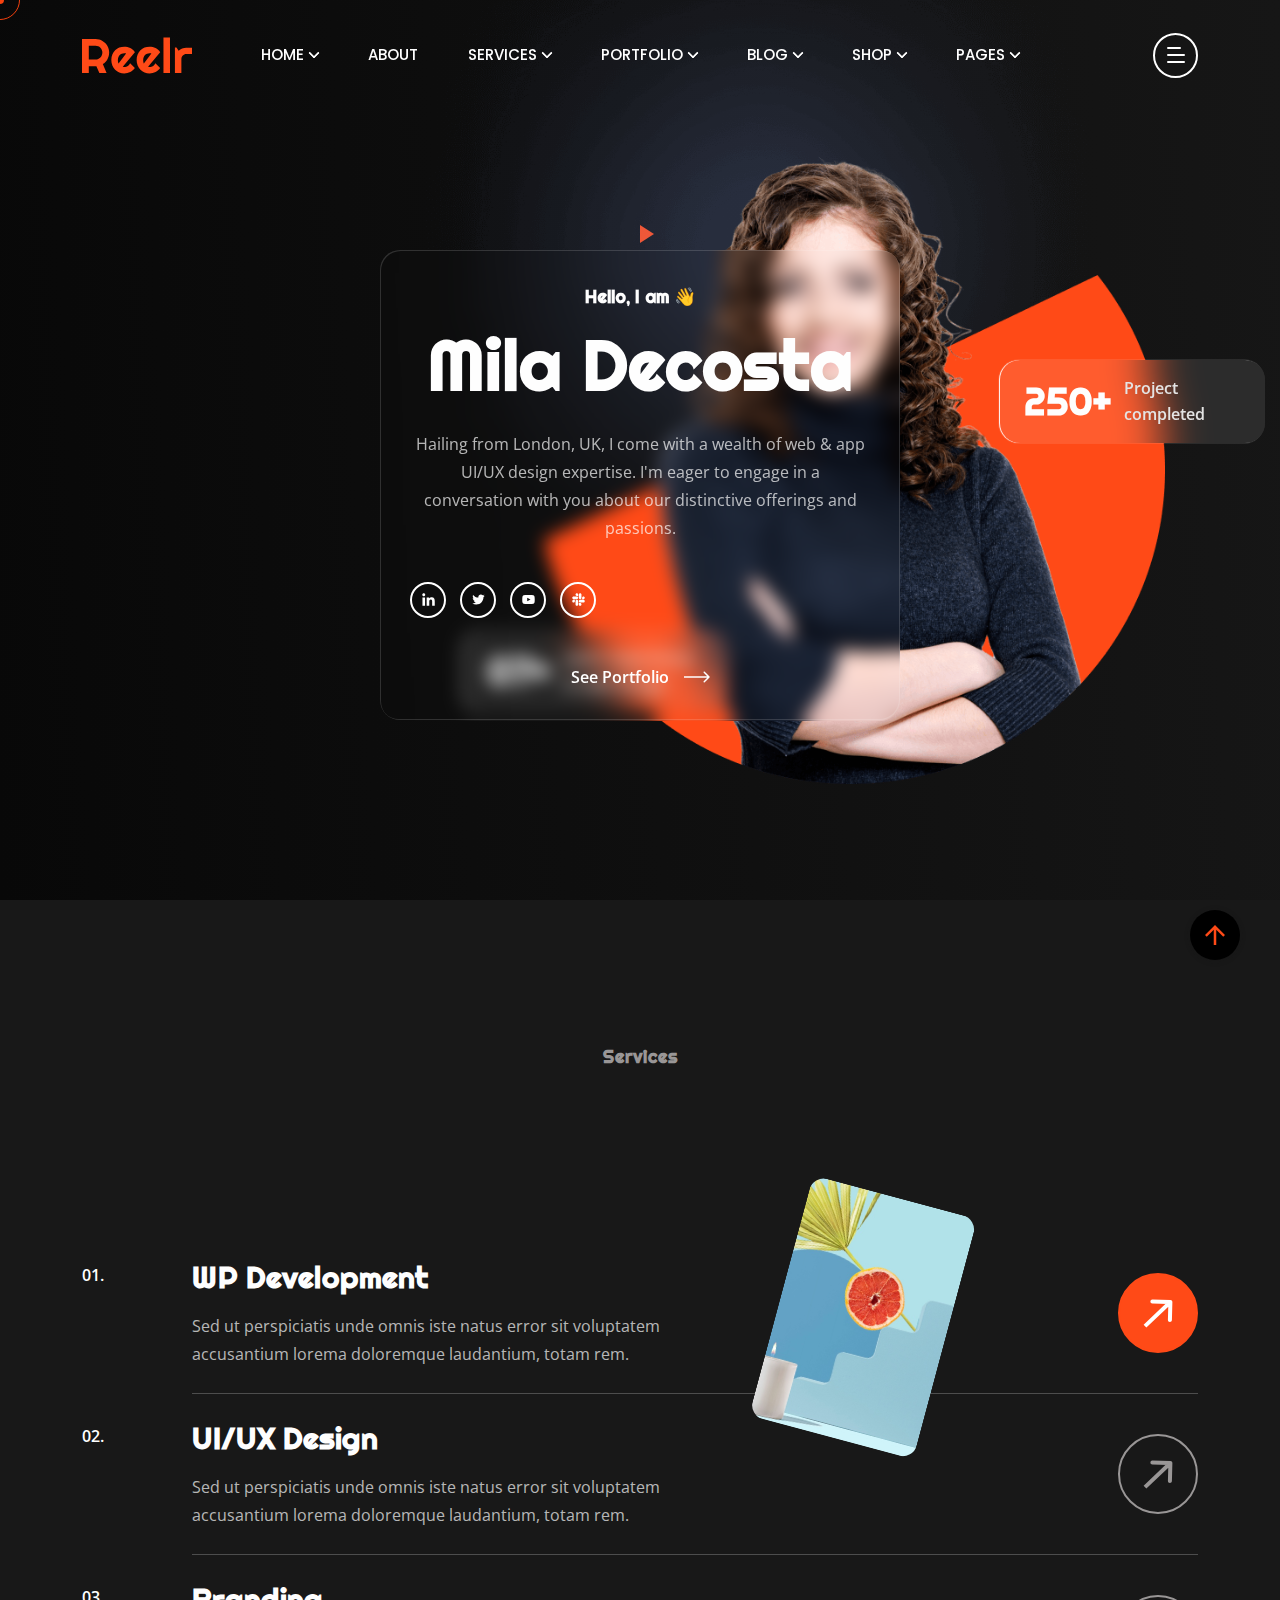
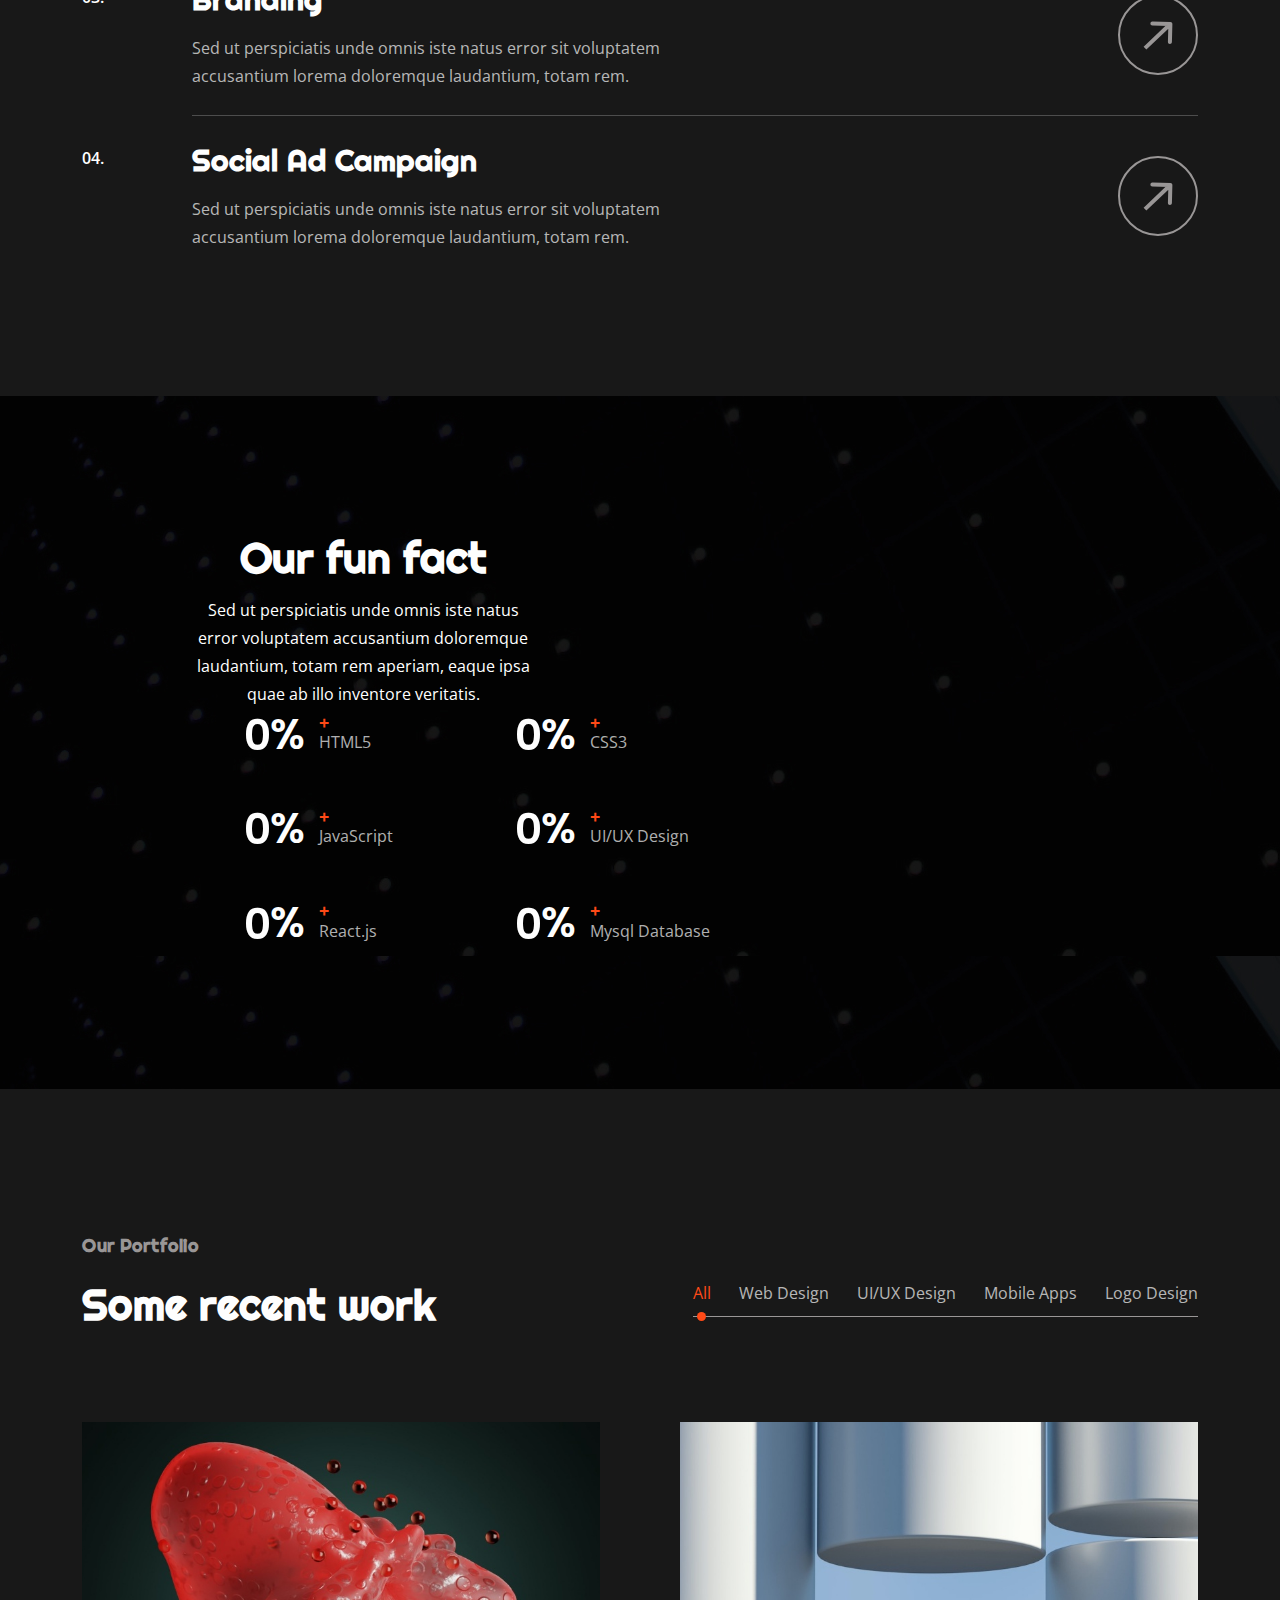
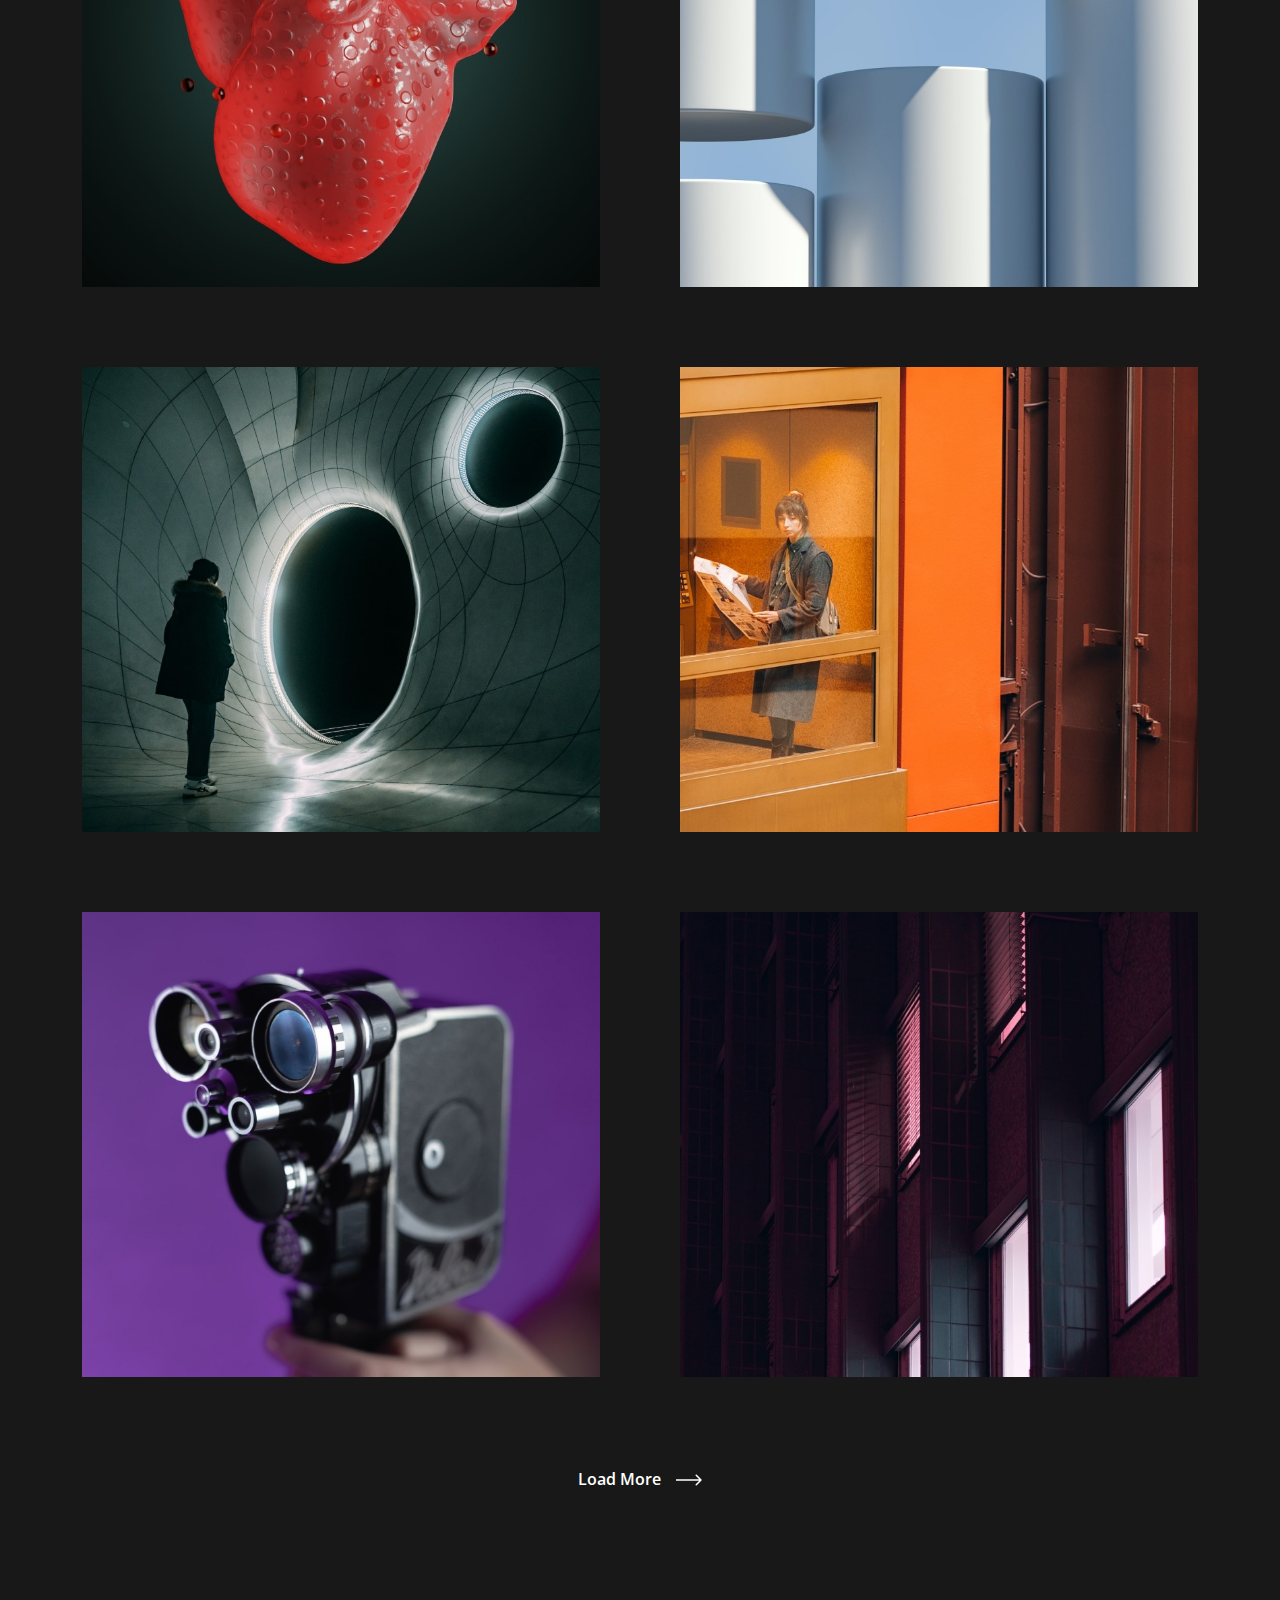
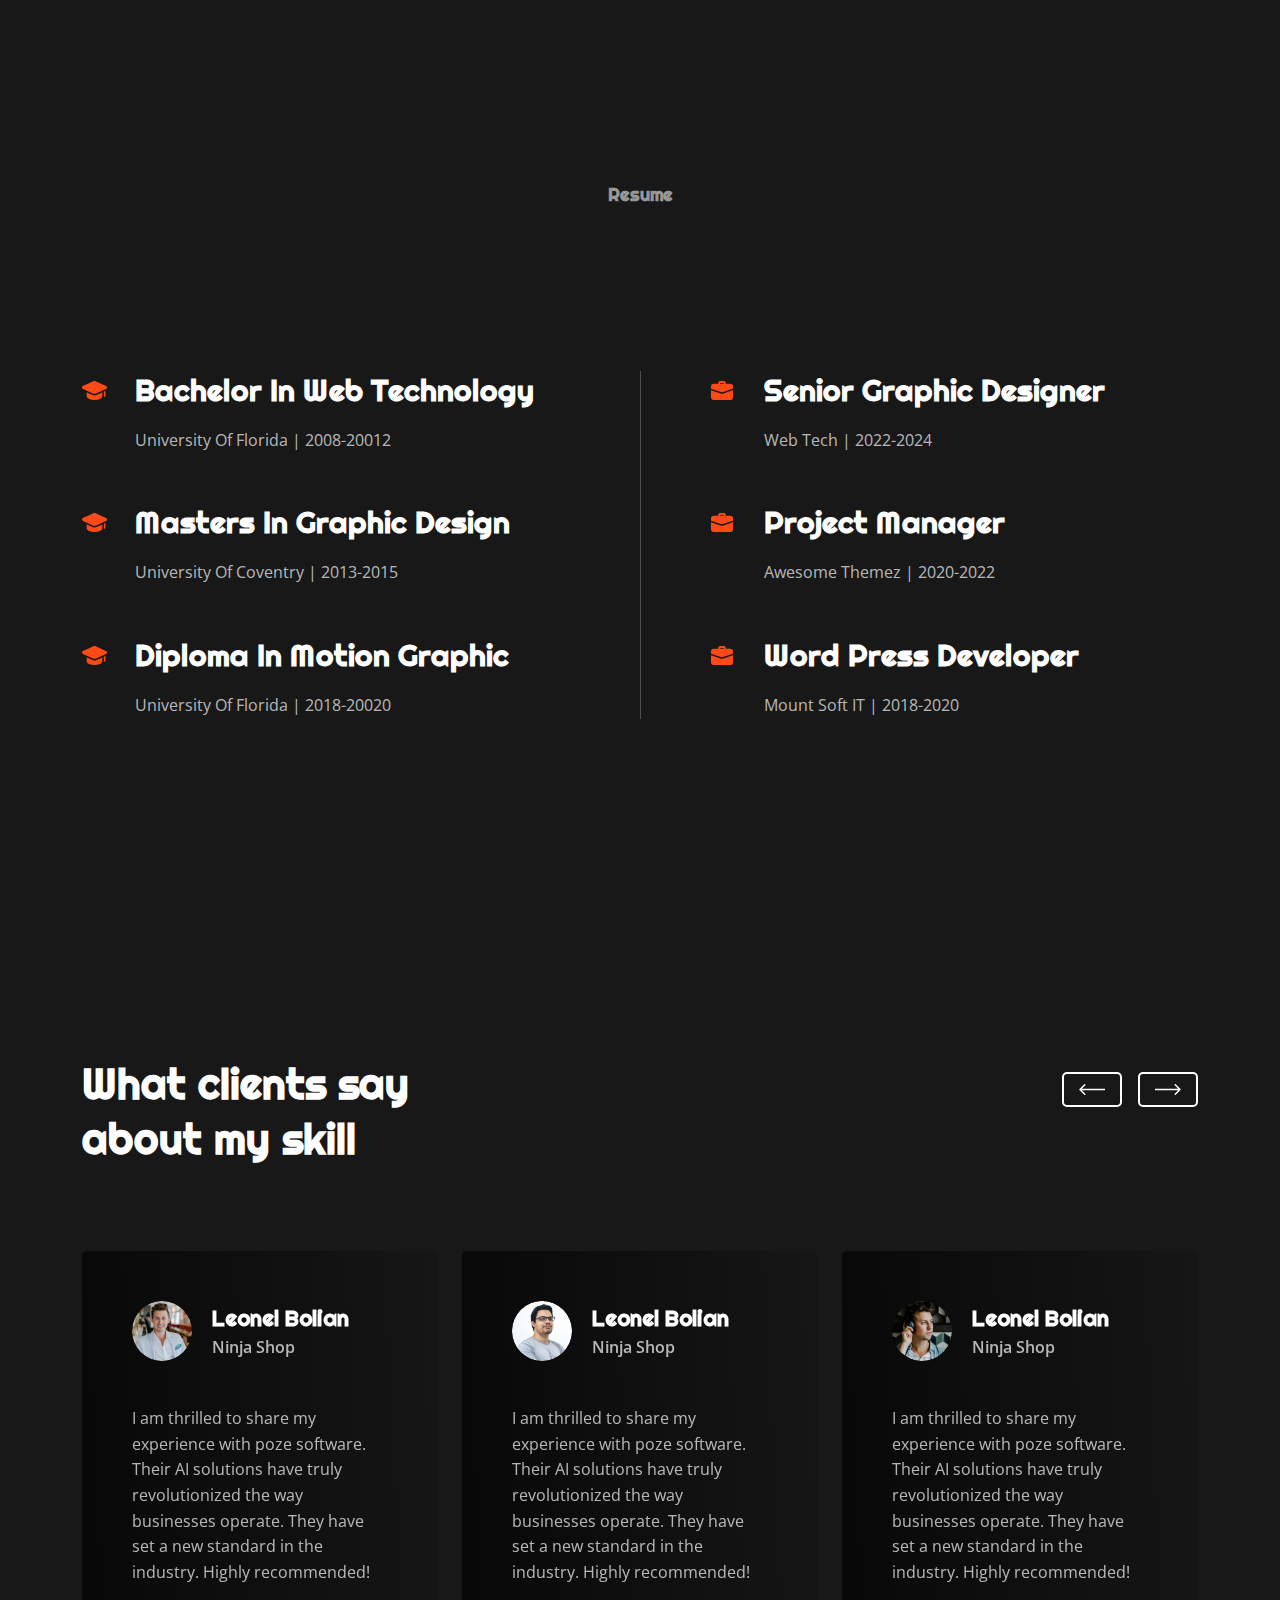
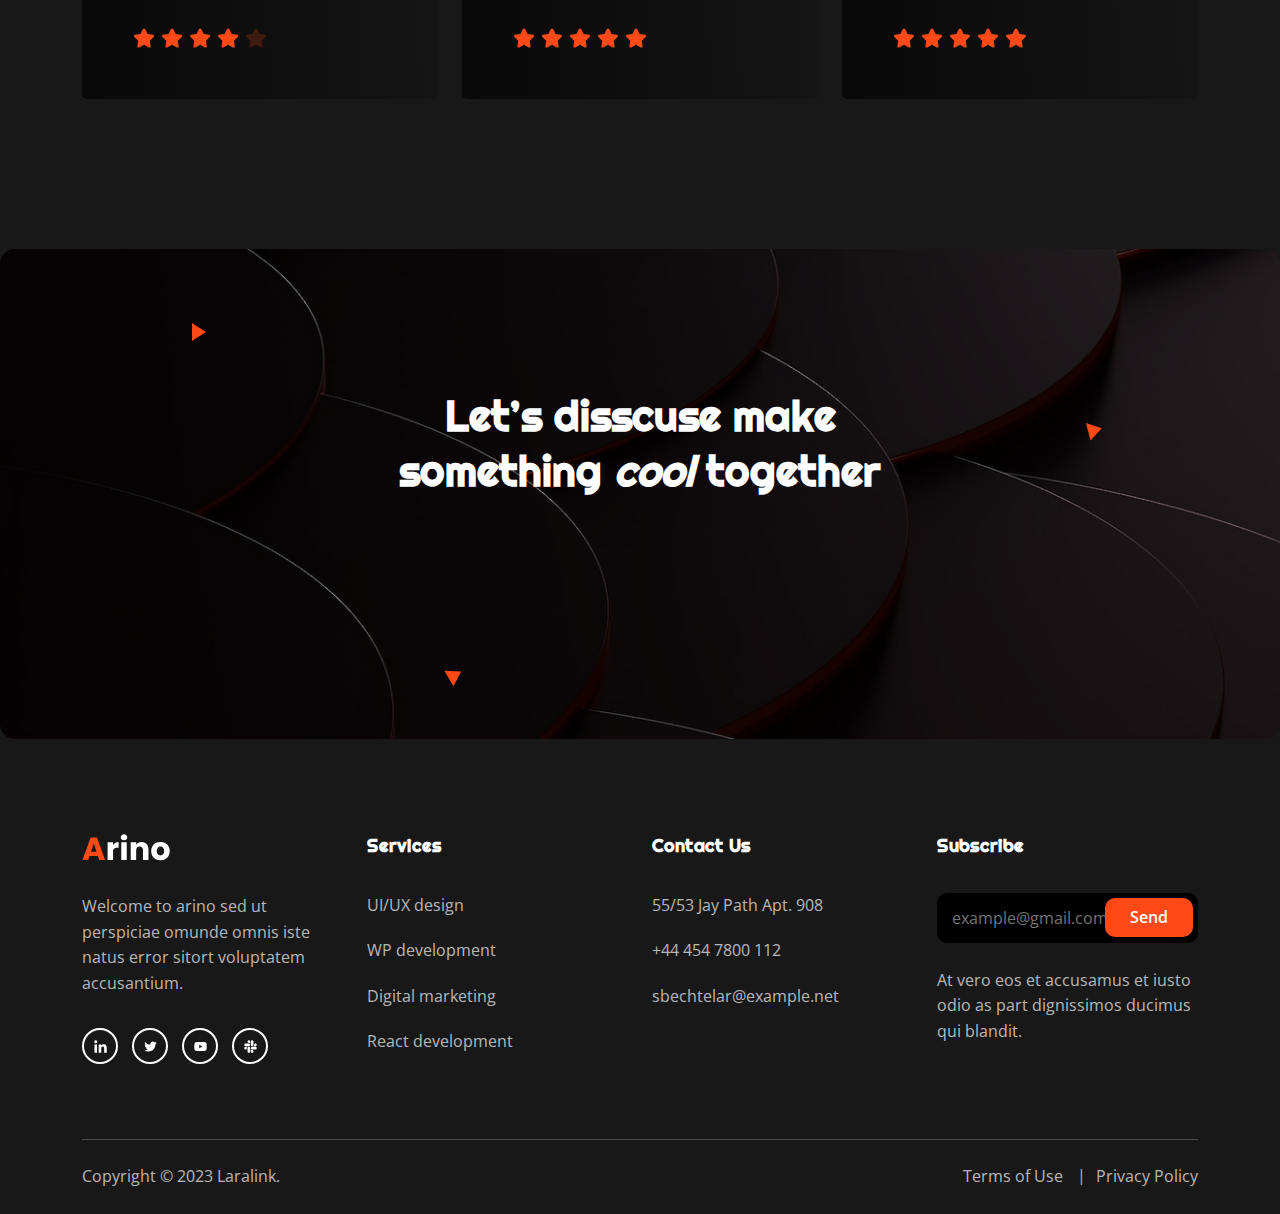
<file: personal-portfolio.html>
<!DOCTYPE html>
<html class="no-js" lang="en">
  <head>
    <!-- Meta Tags -->
    <meta charset="utf-8">
    <meta http-equiv="x-ua-compatible" content="ie=edge">
    <meta name="viewport" content="width=device-width, initial-scale=1">
    <meta name="author" content="Laralink">
    <!-- Favicon Icon -->
    <link rel="icon" href="assets/img/favicon.png">
    <!-- Site Title -->
    <title>Arino - Personal Portfolio Template</title>
    <link rel="stylesheet" href="assets/css/plugins/bootstrap.min.css">
    <link rel="stylesheet" href="assets/css/plugins/fontawesome.min.css">
    <link rel="stylesheet" href="assets/css/plugins/slick.css">
    <link rel="stylesheet" href="assets/css/plugins/lightgallery.min.css">
    <link rel="stylesheet" href="assets/css/plugins/animate.css">
    <link rel="stylesheet" href="assets/css/style.css">
  </head>
  <body>
    <div class="cs-preloader cs-center">
      <div class="cs-preloader_in"></div>
    </div>
    <!-- Start Header Section -->
    <header class="cs-site_header cs-style1 text-uppercase cs-sticky_header">
      <div class="cs-main_header">
        <div class="container">
          <div class="cs-main_header_in">
            <div class="cs-main_header_left">
              <a class="cs-site_branding" href="index.html">
                <img src="assets/img/logo.svg" alt="Logo">
              </a>
            </div>
            <div class="cs-main_header_center">
              <div class="cs-nav cs-primary_font cs-medium">
                <ul class="cs-nav_list">
                  <li class="menu-item-has-children cs-mega_menu">
                    <a href="index.html">Home</a>
                    <ul class="cs-mega_wrapper">
                      <li>
                        <ul>
                          <li>
                            <a href="index.html" class="cs-nav_list_img">
                              <img src="assets/img/demo/main-home.jpeg" alt="Thumb">
                            </a>
                            <a href="index.html">Main Home</a>
                          </li>
                          <li>
                            <a href="architecture-agency.html" class="cs-nav_list_img">
                              <img src="assets/img/demo/architecture-agency.jpeg" alt="Thumb">
                            </a>
                            <a href="architecture-agency.html">Architecture Agency</a>
                            <span class="cs-header_badge">New</span>
                          </li>
                        </ul>
                      </li>
                      <li>
                        <ul>
                          <li>
                            <a href="photography-agency.html" class="cs-nav_list_img">
                              <img src="assets/img/demo/photography-agency.jpeg" alt="Thumb">
                            </a>
                            <a href="photography-agency.html">Photography Agency</a>
                          </li>
                          <li>
                            <a href="creative-solution.html" class="cs-nav_list_img">
                              <img src="assets/img/demo/creative-solution.jpeg" alt="Thumb">
                            </a>
                            <a href="creative-solution.html">Creative Solution</a>
                            <span class="cs-header_badge">New</span>
                          </li>
                        </ul>
                      </li>
                      <li>
                        <ul>
                          <li>
                            <a href="creative-portfolio.html" class="cs-nav_list_img">
                              <img src="assets/img/demo/portfolio.jpeg" alt="Thumb">
                            </a>
                            <a href="creative-portfolio.html">Creative Portfolio</a>
                          </li>
                          <li>
                            <a href="personal-portfolio.html" class="cs-nav_list_img">
                              <img src="assets/img/demo/personal-portfolio.jpeg" alt="Thumb">
                              <span class="cs-header_badge">New</span>
                            </a>
                            <a href="personal-portfolio.html">Personal Portfolio</a>
                          </li>
                        </ul>
                      </li>
                      <li>
                        <ul>
                          <li>
                            <a href="digital-agency.html" class="cs-nav_list_img">
                              <img src="assets/img/demo/digital-agency.jpeg" alt="Thumb">
                            </a>
                            <a href="digital-agency.html">Digital Agency</a>
                          </li>
                          <li>
                            <a href="https://arino-html-rtl.vercel.app" target="_blank" class="cs-nav_list_img">
                              <img src="assets/img/demo/rtl.jpeg" alt="Thumb">
                            </a>
                            <a href="https://arino-html-rtl.vercel.app" target="_blank">RTL Demo</a>
                          </li>
                        </ul>
                      </li>
                      <li>
                        <ul>
                          <li>
                            <a href="marketing-agency.html" class="cs-nav_list_img">
                              <img src="assets/img/demo/marketing.jpeg" alt="Thumb">
                            </a>
                            <a href="marketing-agency.html">Marketing Agency</a>
                          </li>
                          <li>
                            <a href="showcase-portfolio.html" class="cs-nav_list_img">
                              <img src="assets/img/demo/portfolio-showcase.jpeg" alt="Thumb">
                            </a>
                            <a href="showcase-portfolio.html">Portfolio Showcase</a>
                          </li>
                          <li>
                            <a href="case-study-showcase.html" class="cs-nav_list_img">
                              <img src="assets/img/demo/case-study-showcase.jpeg" alt="Thumb">
                            </a>
                            <a href="case-study-showcase.html">Case Study Showcase</a>
                          </li>
                        </ul>
                      </li>
                      <li>
                        <ul>
                          <li>
                            <a href="freelancer-agency.html" class="cs-nav_list_img">
                              <img src="assets/img/demo/freelancer-agency.jpeg" alt="Thumb">
                            </a>
                            <a href="freelancer-agency.html">Freelancing Agency</a>
                          </li>
                          <li>
                            <a href="video-showcase.html" class="cs-nav_list_img">
                              <img src="assets/img/demo/video-showcase.jpeg" alt="Thumb">
                              <span class="cs-header_badge">New</span>
                            </a>
                            <a href="video-showcase.html">Video Showcase</a>
                          </li>
                        </ul>
                      </li>
                    </ul>
                  </li>
                  <li>
                    <a href="about.html">About</a>
                  </li>
                  <li class="menu-item-has-children">
                    <a href="service.html">Services</a>
                    <ul>
                      <li>
                        <a href="service.html">Services</a>
                      </li>
                      <li>
                        <a href="service-details.html">Service Details</a>
                      </li>
                    </ul>
                  </li>
                  <li class="menu-item-has-children">
                    <a href="portfolio.html">Portfolio</a>
                    <ul>
                      <li>
                        <a href="portfolio.html">Portfolio</a>
                      </li>
                      <li>
                        <a href="portfolio-details.html">Portfolio Details</a>
                      </li>
                    </ul>
                  </li>
                  <li class="menu-item-has-children">
                    <a href="blog.html">Blog</a>
                    <ul>
                      <li>
                        <a href="blog.html">Blog</a>
                      </li>
                      <li>
                        <a href="blog-details.html">Blog Details</a>
                      </li>
                    </ul>
                  </li>
                  <li class="menu-item-has-children">
                    <a href="shop.html">Shop</a>
                    <ul>
                      <li>
                        <a href="shop.html">Our Shop</a>
                      </li>
                      <li>
                        <a href="shop-product-details.html">Shop Details</a>
                      </li>
                      <li>
                        <a href="shop-cart.html">Cart</a>
                      </li>
                      <li>
                        <a href="shop-checkout.html">Checkout</a>
                      </li>
                      <li>
                        <a href="shop-order-recived.html">Success Order</a>
                      </li>
                      <li>
                        <a href="shop-wishlist.html">Wishlist</a>
                      </li>
                    </ul>
                  </li>
                  <li class="menu-item-has-children">
                    <a href="#">Pages</a>
                    <ul>
                      <li>
                        <a href="contact.html">Contact</a>
                      </li>
                      <li>
                        <a href="team.html">Team</a>
                      </li>
                      <li>
                        <a href="team-details.html">Team Details</a>
                      </li>
                      <li>
                        <a href="case-study.html">Case Study Details</a>
                      </li>
                      <li>
                        <a href="faq.html">FAQ</a>
                      </li>
                    </ul>
                  </li>
                </ul>
              </div>
            </div>
            <div class="cs-main_header_right">
              <div class="cs-toolbox">
                <span class="cs-icon_btn">
                  <span class="cs-icon_btn_in">
                    <span></span>
                    <span></span>
                    <span></span>
                    <span></span>
                  </span>
                </span>
              </div>
            </div>
          </div>
        </div>
      </div>
    </header>
    <div class="cs-side_header">
      <button class="cs-close"></button>
      <div class="cs-side_header_overlay"></div>
      <div class="cs-side_header_in">
        <div class="cs-side_header_shape"></div>
        <a class="cs-site_branding" href="index.html">
          <img src="assets/img/footer_logo.svg" alt="Logo">
        </a>
        <div class="cs-side_header_box">
          <h2 class="cs-side_header_heading"> Do you have a project in your <br> mind? Keep connect us. </h2>
        </div>
        <div class="cs-side_header_box">
          <h3 class="cs-side_header_title cs-primary_color">Contact Us</h3>
          <ul class="cs-contact_info cs-style1 cs-mp0">
            <li>
              <svg width="18" height="18" viewBox="0 0 18 18" fill="none" xmlns="http://www.w3.org/2000/svg">
                <path d="M17 12.5C15.75 12.5 14.55 12.3 13.43 11.93C13.08 11.82 12.69 11.9 12.41 12.17L10.21 14.37C7.38 12.93 5.06 10.62 3.62 7.79L5.82 5.58C6.1 5.31 6.18 4.92 6.07 4.57C5.7 3.45 5.5 2.25 5.5 1C5.5 0.45 5.05 0 4.5 0H1C0.45 0 0 0.45 0 1C0 10.39 7.61 18 17 18C17.55 18 18 17.55 18 17V13.5C18 12.95 17.55 12.5 17 12.5ZM9 0V10L12 7H18V0H9Z" fill="#FF4A17" />
              </svg>
              <span>+44 454 7800 112</span>
            </li>
            <li>
              <svg width="20" height="18" viewBox="0 0 20 18" fill="none" xmlns="http://www.w3.org/2000/svg">
                <path d="M20 6.98V16C20 17.1 19.1 18 18 18H2C0.9 18 0 17.1 0 16V4C0 2.9 0.9 2 2 2H12.1C12.04 2.32 12 2.66 12 3C12 4.48 12.65 5.79 13.67 6.71L10 9L2 4V6L10 11L15.3 7.68C15.84 7.88 16.4 8 17 8C18.13 8 19.16 7.61 20 6.98ZM14 3C14 4.66 15.34 6 17 6C18.66 6 20 4.66 20 3C20 1.34 18.66 0 17 0C15.34 0 14 1.34 14 3Z" fill="#FF4A17" />
              </svg>
              <span>infotech@arino.com</span>
            </li>
            <li>
              <svg width="14" height="20" viewBox="0 0 14 20" fill="none" xmlns="http://www.w3.org/2000/svg">
                <path d="M7 0C3.13 0 0 3.13 0 7C0 12.25 7 20 7 20C7 20 14 12.25 14 7C14 3.13 10.87 0 7 0ZM7 9.5C5.62 9.5 4.5 8.38 4.5 7C4.5 5.62 5.62 4.5 7 4.5C8.38 4.5 9.5 5.62 9.5 7C9.5 8.38 8.38 9.5 7 9.5Z" fill="#FF4A17" />
              </svg>
              <span>50 Wall Street Suite, 44150 <br>Ohio, United States </span>
            </li>
          </ul>
        </div>
        <div class="cs-side_header_box">
          <h3 class="cs-side_header_title cs-primary_color">Subscribe</h3>
          <div class="cs-newsletter cs-style1">
            <form action="#" class="cs-newsletter_form">
              <input type="email" class="cs-newsletter_input" placeholder="example@gmail.com">
              <button class="cs-newsletter_btn">
                <span>Send</span>
              </button>
            </form>
            <div class="cs-newsletter_text"> At vero eos et accusamus et iusto odio as part dignissimos ducimus qui blandit. </div>
          </div>
        </div>
        <div class="cs-side_header_box">
          <div class="cs-social_btns cs-style1">
            <a href="#" class="cs-center">
              <svg width="15" height="15" viewBox="0 0 15 15" fill="none" xmlns="http://www.w3.org/2000/svg">
                <path d="M4.04799 13.7497H1.45647V5.4043H4.04799V13.7497ZM2.75084 4.2659C1.92215 4.2659 1.25 3.57952 1.25 2.75084C1.25 2.35279 1.40812 1.97105 1.68958 1.68958C1.97105 1.40812 2.35279 1.25 2.75084 1.25C3.14888 1.25 3.53063 1.40812 3.81209 1.68958C4.09355 1.97105 4.25167 2.35279 4.25167 2.75084C4.25167 3.57952 3.57924 4.2659 2.75084 4.2659ZM13.7472 13.7497H11.1613V9.68722C11.1613 8.71903 11.1417 7.4774 9.81389 7.4774C8.46652 7.4774 8.26004 8.5293 8.26004 9.61747V13.7497H5.67132V5.4043H8.15681V6.54269H8.19308C8.53906 5.887 9.38421 5.19503 10.6451 5.19503C13.2679 5.19503 13.75 6.92215 13.75 9.16546V13.7497H13.7472Z" fill="white"></path>
              </svg>
            </a>
            <a href="#" class="cs-center">
              <svg width="13" height="11" viewBox="0 0 13 11" fill="none" xmlns="http://www.w3.org/2000/svg">
                <path d="M11.4651 2.95396C11.4731 3.065 11.4731 3.17606 11.4731 3.2871C11.4731 6.67383 8.89535 10.5761 4.18402 10.5761C2.73255 10.5761 1.38421 10.1557 0.25 9.42608C0.456226 9.44986 0.654494 9.4578 0.868655 9.4578C2.06629 9.4578 3.16879 9.0533 4.04918 8.36326C2.92291 8.33946 1.97906 7.60183 1.65386 6.5866C1.81251 6.61038 1.97112 6.62624 2.1377 6.62624C2.36771 6.62624 2.59774 6.59451 2.81188 6.53901C1.63802 6.30105 0.757595 5.26996 0.757595 4.02472V3.99301C1.09864 4.18336 1.49524 4.30233 1.91558 4.31818C1.22554 3.85814 0.773464 3.07294 0.773464 2.1846C0.773464 1.70872 0.900344 1.27249 1.12244 0.891774C2.38355 2.44635 4.27919 3.46156 6.40481 3.57262C6.36516 3.38226 6.34136 3.184 6.34136 2.9857C6.34136 1.57388 7.4835 0.423828 8.90323 0.423828C9.64086 0.423828 10.3071 0.733156 10.7751 1.23284C11.354 1.1218 11.9093 0.907643 12.401 0.614185C12.2106 1.20906 11.8061 1.70875 11.2748 2.02598C11.7903 1.97049 12.29 1.82769 12.75 1.62942C12.4011 2.13702 11.9648 2.5891 11.4651 2.95396V2.95396Z" fill="white"></path>
              </svg>
            </a>
            <a href="#" class="cs-center">
              <svg width="13" height="9" viewBox="0 0 13 9" fill="none" xmlns="http://www.w3.org/2000/svg">
                <path d="M12.4888 1.48066C12.345 0.939353 11.9215 0.513038 11.3837 0.368362C10.4089 0.105469 6.5 0.105469 6.5 0.105469C6.5 0.105469 2.59116 0.105469 1.61633 0.368362C1.07853 0.513061 0.65496 0.939353 0.5112 1.48066C0.25 2.4618 0.25 4.50887 0.25 4.50887C0.25 4.50887 0.25 6.55595 0.5112 7.53709C0.65496 8.0784 1.07853 8.48695 1.61633 8.63163C2.59116 8.89452 6.5 8.89452 6.5 8.89452C6.5 8.89452 10.4088 8.89452 11.3837 8.63163C11.9215 8.48695 12.345 8.0784 12.4888 7.53709C12.75 6.55595 12.75 4.50887 12.75 4.50887C12.75 4.50887 12.75 2.4618 12.4888 1.48066V1.48066ZM5.22158 6.36746V2.65029L8.48861 4.50892L5.22158 6.36746V6.36746Z" fill="white"></path>
              </svg>
            </a>
            <a href="#" class="cs-center">
              <svg width="13" height="13" viewBox="0 0 13 13" fill="none" xmlns="http://www.w3.org/2000/svg">
                <path d="M2.87612 8.149C2.87612 8.87165 2.28571 9.46205 1.56306 9.46205C0.840402 9.46205 0.25 8.87165 0.25 8.149C0.25 7.42634 0.840402 6.83594 1.56306 6.83594H2.87612V8.149ZM3.53795 8.149C3.53795 7.42634 4.12835 6.83594 4.851 6.83594C5.57366 6.83594 6.16406 7.42634 6.16406 8.149V11.4369C6.16406 12.1596 5.57366 12.75 4.851 12.75C4.12835 12.75 3.53795 12.1596 3.53795 11.4369V8.149ZM4.851 2.87612C4.12835 2.87612 3.53795 2.28571 3.53795 1.56306C3.53795 0.840402 4.12835 0.25 4.851 0.25C5.57366 0.25 6.16406 0.840402 6.16406 1.56306V2.87612H4.851V2.87612ZM4.851 3.53795C5.57366 3.53795 6.16406 4.12835 6.16406 4.851C6.16406 5.57366 5.57366 6.16406 4.851 6.16406H1.56306C0.840402 6.16406 0.25 5.57366 0.25 4.851C0.25 4.12835 0.840402 3.53795 1.56306 3.53795H4.851V3.53795ZM10.1239 4.851C10.1239 4.12835 10.7143 3.53795 11.4369 3.53795C12.1596 3.53795 12.75 4.12835 12.75 4.851C12.75 5.57366 12.1596 6.16406 11.4369 6.16406H10.1239V4.851V4.851ZM9.46205 4.851C9.46205 5.57366 8.87165 6.16406 8.149 6.16406C7.42634 6.16406 6.83594 5.57366 6.83594 4.851V1.56306C6.83594 0.840402 7.42634 0.25 8.149 0.25C8.87165 0.25 9.46205 0.840402 9.46205 1.56306V4.851V4.851ZM8.149 10.1239C8.87165 10.1239 9.46205 10.7143 9.46205 11.4369C9.46205 12.1596 8.87165 12.75 8.149 12.75C7.42634 12.75 6.83594 12.1596 6.83594 11.4369V10.1239H8.149ZM8.149 9.46205C7.42634 9.46205 6.83594 8.87165 6.83594 8.149C6.83594 7.42634 7.42634 6.83594 8.149 6.83594H11.4369C12.1596 6.83594 12.75 7.42634 12.75 8.149C12.75 8.87165 12.1596 9.46205 11.4369 9.46205H8.149Z" fill="white"></path>
              </svg>
            </a>
          </div>
        </div>
      </div>
    </div>
    <!-- End Header Section -->
    <!-- Start Hero -->
    <div class="cs-hero cs-style8 cs-shape_wrap_1" id="home">
      <div class="cs-shape_1"></div>
      <div class="container">
        <div class="cs-hero_img_box">
          <img src="assets/img/hero_img_5.png" alt="Hero">
          <div class="cs-hero_card cs-position_1">
            <h3 class="mb-0">07+</h3>
            <p class="mb-0">years experience in web design</p>
          </div>
          <div class="cs-hero_card cs-position_2">
            <h3 class="mb-0">250+</h3>
            <p class="mb-0">Project completed</p>
          </div>
        </div>
        <div class="cs-height_0 cs-height_lg_50"></div>
        <div class="cs-hero_text">
          <h2 class="cs-hero_intro_title">Hello, I am 👋</h2>
          <h1 class="cs-hero_title wow fadeInRight" data-wow-duration="0.8s" data-wow-delay="0.2s">Mila Decosta</h1>
          <div class="cs-hero_subtitle">Hailing from London, UK, I come with a wealth of web & app UI/UX design expertise. I'm eager to engage in a conversation with you about our distinctive offerings and passions.</div>
          <div class="cs-social_btns cs-style1">
            <a href="#" class="cs-center">
              <svg width="15" height="15" viewBox="0 0 15 15" fill="none" xmlns="http://www.w3.org/2000/svg">
                <path d="M4.04799 13.7497H1.45647V5.4043H4.04799V13.7497ZM2.75084 4.2659C1.92215 4.2659 1.25 3.57952 1.25 2.75084C1.25 2.35279 1.40812 1.97105 1.68958 1.68958C1.97105 1.40812 2.35279 1.25 2.75084 1.25C3.14888 1.25 3.53063 1.40812 3.81209 1.68958C4.09355 1.97105 4.25167 2.35279 4.25167 2.75084C4.25167 3.57952 3.57924 4.2659 2.75084 4.2659ZM13.7472 13.7497H11.1613V9.68722C11.1613 8.71903 11.1417 7.4774 9.81389 7.4774C8.46652 7.4774 8.26004 8.5293 8.26004 9.61747V13.7497H5.67132V5.4043H8.15681V6.54269H8.19308C8.53906 5.887 9.38421 5.19503 10.6451 5.19503C13.2679 5.19503 13.75 6.92215 13.75 9.16546V13.7497H13.7472Z" fill="white"></path>
              </svg>
            </a>
            <a href="#" class="cs-center">
              <svg width="13" height="11" viewBox="0 0 13 11" fill="none" xmlns="http://www.w3.org/2000/svg">
                <path d="M11.4651 2.95396C11.4731 3.065 11.4731 3.17606 11.4731 3.2871C11.4731 6.67383 8.89535 10.5761 4.18402 10.5761C2.73255 10.5761 1.38421 10.1557 0.25 9.42608C0.456226 9.44986 0.654494 9.4578 0.868655 9.4578C2.06629 9.4578 3.16879 9.0533 4.04918 8.36326C2.92291 8.33946 1.97906 7.60183 1.65386 6.5866C1.81251 6.61038 1.97112 6.62624 2.1377 6.62624C2.36771 6.62624 2.59774 6.59451 2.81188 6.53901C1.63802 6.30105 0.757595 5.26996 0.757595 4.02472V3.99301C1.09864 4.18336 1.49524 4.30233 1.91558 4.31818C1.22554 3.85814 0.773464 3.07294 0.773464 2.1846C0.773464 1.70872 0.900344 1.27249 1.12244 0.891774C2.38355 2.44635 4.27919 3.46156 6.40481 3.57262C6.36516 3.38226 6.34136 3.184 6.34136 2.9857C6.34136 1.57388 7.4835 0.423828 8.90323 0.423828C9.64086 0.423828 10.3071 0.733156 10.7751 1.23284C11.354 1.1218 11.9093 0.907643 12.401 0.614185C12.2106 1.20906 11.8061 1.70875 11.2748 2.02598C11.7903 1.97049 12.29 1.82769 12.75 1.62942C12.4011 2.13702 11.9648 2.5891 11.4651 2.95396V2.95396Z" fill="white"></path>
              </svg>
            </a>
            <a href="#" class="cs-center">
              <svg width="13" height="9" viewBox="0 0 13 9" fill="none" xmlns="http://www.w3.org/2000/svg">
                <path d="M12.4888 1.48066C12.345 0.939353 11.9215 0.513038 11.3837 0.368362C10.4089 0.105469 6.5 0.105469 6.5 0.105469C6.5 0.105469 2.59116 0.105469 1.61633 0.368362C1.07853 0.513061 0.65496 0.939353 0.5112 1.48066C0.25 2.4618 0.25 4.50887 0.25 4.50887C0.25 4.50887 0.25 6.55595 0.5112 7.53709C0.65496 8.0784 1.07853 8.48695 1.61633 8.63163C2.59116 8.89452 6.5 8.89452 6.5 8.89452C6.5 8.89452 10.4088 8.89452 11.3837 8.63163C11.9215 8.48695 12.345 8.0784 12.4888 7.53709C12.75 6.55595 12.75 4.50887 12.75 4.50887C12.75 4.50887 12.75 2.4618 12.4888 1.48066V1.48066ZM5.22158 6.36746V2.65029L8.48861 4.50892L5.22158 6.36746V6.36746Z" fill="white"></path>
              </svg>
            </a>
            <a href="#" class="cs-center">
              <svg width="13" height="13" viewBox="0 0 13 13" fill="none" xmlns="http://www.w3.org/2000/svg">
                <path d="M2.87612 8.149C2.87612 8.87165 2.28571 9.46205 1.56306 9.46205C0.840402 9.46205 0.25 8.87165 0.25 8.149C0.25 7.42634 0.840402 6.83594 1.56306 6.83594H2.87612V8.149ZM3.53795 8.149C3.53795 7.42634 4.12835 6.83594 4.851 6.83594C5.57366 6.83594 6.16406 7.42634 6.16406 8.149V11.4369C6.16406 12.1596 5.57366 12.75 4.851 12.75C4.12835 12.75 3.53795 12.1596 3.53795 11.4369V8.149ZM4.851 2.87612C4.12835 2.87612 3.53795 2.28571 3.53795 1.56306C3.53795 0.840402 4.12835 0.25 4.851 0.25C5.57366 0.25 6.16406 0.840402 6.16406 1.56306V2.87612H4.851V2.87612ZM4.851 3.53795C5.57366 3.53795 6.16406 4.12835 6.16406 4.851C6.16406 5.57366 5.57366 6.16406 4.851 6.16406H1.56306C0.840402 6.16406 0.25 5.57366 0.25 4.851C0.25 4.12835 0.840402 3.53795 1.56306 3.53795H4.851V3.53795ZM10.1239 4.851C10.1239 4.12835 10.7143 3.53795 11.4369 3.53795C12.1596 3.53795 12.75 4.12835 12.75 4.851C12.75 5.57366 12.1596 6.16406 11.4369 6.16406H10.1239V4.851V4.851ZM9.46205 4.851C9.46205 5.57366 8.87165 6.16406 8.149 6.16406C7.42634 6.16406 6.83594 5.57366 6.83594 4.851V1.56306C6.83594 0.840402 7.42634 0.25 8.149 0.25C8.87165 0.25 9.46205 0.840402 9.46205 1.56306V4.851V4.851ZM8.149 10.1239C8.87165 10.1239 9.46205 10.7143 9.46205 11.4369C9.46205 12.1596 8.87165 12.75 8.149 12.75C7.42634 12.75 6.83594 12.1596 6.83594 11.4369V10.1239H8.149ZM8.149 9.46205C7.42634 9.46205 6.83594 8.87165 6.83594 8.149C6.83594 7.42634 7.42634 6.83594 8.149 6.83594H11.4369C12.1596 6.83594 12.75 7.42634 12.75 8.149C12.75 8.87165 12.1596 9.46205 11.4369 9.46205H8.149Z" fill="white"></path>
              </svg>
            </a>
          </div>
          <div class="cs-hero_btn">
            <a href="portfolio.html" class="cs-text_btn">
              <span>See Portfolio</span>
              <svg width="26" height="12" viewBox="0 0 26 12" fill="none" xmlns="http://www.w3.org/2000/svg">
                <path d="M25.5303 6.53033C25.8232 6.23744 25.8232 5.76256 25.5303 5.46967L20.7574 0.696699C20.4645 0.403806 19.9896 0.403806 19.6967 0.696699C19.4038 0.989593 19.4038 1.46447 19.6967 1.75736L23.9393 6L19.6967 10.2426C19.4038 10.5355 19.4038 11.0104 19.6967 11.3033C19.9896 11.5962 20.4645 11.5962 20.7574 11.3033L25.5303 6.53033ZM0 6.75H25V5.25H0V6.75Z" fill="currentColor"></path>
              </svg>                
            </a>
          </div>
        </div>
      </div>
    </div>
    <!-- End Hero -->
    <!-- Start services Project -->
    <section>
      <div class="cs-height_145 cs-height_lg_75"></div>
      <div class="container">
        <div class="cs-section_heading cs-style1 text-center">
          <h3 class="cs-section_subtitle">Services</h3>
          <h2 class="cs-section_title wow fadeInUp" data-wow-duration="0.8s" data-wow-delay="0.2s">Our core services</h2>
        </div>
      </div>
      <div class="cs-height_90 cs-height_lg_45"></div>
      <div class="container">
        <div class="cs-iconbox_3_list cs-style2">
          <div class="cs-hover_tab active">
            <a href="service-details.html" class="cs-iconbox cs-style3">
              <div class="cs-image_layer cs-style1 cs-size_md">
                <div class="cs-image_layer_in">
                  <img src="assets/img/service_7.jpeg" alt="Image" class="w-100 cs-radius_15">
                </div>
              </div>
              <span class="cs-iconbox_icon cs-center">
                <svg width="30" height="29" viewBox="0 0 30 29" fill="none" xmlns="http://www.w3.org/2000/svg">
                  <path d="M29.3803 3.05172C29.4089 1.94752 28.537 1.02921 27.4328 1.00062L9.43879 0.534749C8.33459 0.506159 7.41628 1.37811 7.38769 2.48231C7.35911 3.58651 8.23106 4.50482 9.33526 4.53341L25.3299 4.94752L24.9158 20.9422C24.8872 22.0464 25.7592 22.9647 26.8634 22.9933C27.9676 23.0218 28.8859 22.1499 28.9144 21.0457L29.3803 3.05172ZM3.37714 28.5502L28.7581 4.4503L26.0039 1.54961L0.622863 25.6495L3.37714 28.5502Z" fill="currentColor"/>
                </svg>                  
              </span>
              <div class="cs-iconbox_in">
                <h2 class="cs-iconbox_title">WP Development</h2>
                <div class="cs-iconbox_subtitle">Sed ut perspiciatis unde omnis iste natus error sit voluptatem accusantium lorema doloremque laudantium, totam rem.</div>
              </div>
            </a>
          </div>
          <div class="cs-hover_tab">
            <a href="service-details.html" class="cs-iconbox cs-style3">
              <div class="cs-image_layer cs-style1 cs-size_md">
                <div class="cs-image_layer_in">
                  <img src="assets/img/service_8.jpeg" alt="Image" class="w-100 cs-radius_15">
                </div>
              </div>
              <span class="cs-iconbox_icon cs-center">
                <svg width="30" height="29" viewBox="0 0 30 29" fill="none" xmlns="http://www.w3.org/2000/svg">
                  <path d="M29.3803 3.05172C29.4089 1.94752 28.537 1.02921 27.4328 1.00062L9.43879 0.534749C8.33459 0.506159 7.41628 1.37811 7.38769 2.48231C7.35911 3.58651 8.23106 4.50482 9.33526 4.53341L25.3299 4.94752L24.9158 20.9422C24.8872 22.0464 25.7592 22.9647 26.8634 22.9933C27.9676 23.0218 28.8859 22.1499 28.9144 21.0457L29.3803 3.05172ZM3.37714 28.5502L28.7581 4.4503L26.0039 1.54961L0.622863 25.6495L3.37714 28.5502Z" fill="currentColor"/>
                </svg>                  
              </span>
              <div class="cs-iconbox_in">
                <h2 class="cs-iconbox_title">UI/UX Design</h2>
                <div class="cs-iconbox_subtitle">Sed ut perspiciatis unde omnis iste natus error sit voluptatem accusantium lorema doloremque laudantium, totam rem.</div>
              </div>
            </a>
          </div>
          <div class="cs-hover_tab">
            <a href="service-details.html" class="cs-iconbox cs-style3">
              <div class="cs-image_layer cs-style1 cs-size_md">
                <div class="cs-image_layer_in">
                  <img src="assets/img/service_9.jpeg" alt="Image" class="w-100 cs-radius_15">
                </div>
              </div>
              <span class="cs-iconbox_icon cs-center">
                <svg width="30" height="29" viewBox="0 0 30 29" fill="none" xmlns="http://www.w3.org/2000/svg">
                  <path d="M29.3803 3.05172C29.4089 1.94752 28.537 1.02921 27.4328 1.00062L9.43879 0.534749C8.33459 0.506159 7.41628 1.37811 7.38769 2.48231C7.35911 3.58651 8.23106 4.50482 9.33526 4.53341L25.3299 4.94752L24.9158 20.9422C24.8872 22.0464 25.7592 22.9647 26.8634 22.9933C27.9676 23.0218 28.8859 22.1499 28.9144 21.0457L29.3803 3.05172ZM3.37714 28.5502L28.7581 4.4503L26.0039 1.54961L0.622863 25.6495L3.37714 28.5502Z" fill="currentColor"/>
                </svg>                  
              </span>
              <div class="cs-iconbox_in">
                <h2 class="cs-iconbox_title">Branding</h2>
                <div class="cs-iconbox_subtitle">Sed ut perspiciatis unde omnis iste natus error sit voluptatem accusantium lorema doloremque laudantium, totam rem.</div>
              </div>
            </a>
          </div>
          <div class="cs-hover_tab">
            <a href="service-details.html" class="cs-iconbox cs-style3">
              <div class="cs-image_layer cs-style1 cs-size_md">
                <div class="cs-image_layer_in">
                  <img src="assets/img/service_10.jpeg" alt="Image" class="w-100 cs-radius_15">
                </div>
              </div>
              <span class="cs-iconbox_icon cs-center">
                <svg width="30" height="29" viewBox="0 0 30 29" fill="none" xmlns="http://www.w3.org/2000/svg">
                  <path d="M29.3803 3.05172C29.4089 1.94752 28.537 1.02921 27.4328 1.00062L9.43879 0.534749C8.33459 0.506159 7.41628 1.37811 7.38769 2.48231C7.35911 3.58651 8.23106 4.50482 9.33526 4.53341L25.3299 4.94752L24.9158 20.9422C24.8872 22.0464 25.7592 22.9647 26.8634 22.9933C27.9676 23.0218 28.8859 22.1499 28.9144 21.0457L29.3803 3.05172ZM3.37714 28.5502L28.7581 4.4503L26.0039 1.54961L0.622863 25.6495L3.37714 28.5502Z" fill="currentColor"/>
                </svg>                  
              </span>
              <div class="cs-iconbox_in">
                <h2 class="cs-iconbox_title">Social Ad Campaign</h2>
                <div class="cs-iconbox_subtitle">Sed ut perspiciatis unde omnis iste natus error sit voluptatem accusantium lorema doloremque laudantium, totam rem.</div>
              </div>
            </a>
          </div>
        </div>
        <div class="cs-height_120 cs-height_lg_50"></div>
      </div>
    </section>
    <!-- End services Project -->
    <!-- Start FunFact -->
    <section class="cs_bg" data-src="assets/img/skill_bg.jpeg">
      <div class="container">
        <div class="cs-funfact_wrap cs-type3">
          <div class="cs-funfact_left">
            <div class="cs-funfact_heading">
              <h2>Our fun fact</h2>
              <p> Sed ut perspiciatis unde omnis iste natus error voluptatem accusantium doloremque laudantium, totam rem aperiam, eaque ipsa quae ab illo inventore veritatis. </p>
            </div>
          </div>
          <div class="cs-funfact_right">
            <div class="cs-funfacts">
              <div class="cs-funfact cs-style1">
                <div class="cs-funfact_number cs-primary_font cs-semi_bold cs-primary_color">
                  <span data-count-to="90" class="odometer"></span>%
                </div>
                <div class="cs-funfact_text">
                  <span class="cs-accent_color">+</span>
                  <p>HTML5</p>
                </div>
              </div>
              <div class="cs-funfact cs-style1">
                <div class="cs-funfact_number cs-primary_font cs-semi_bold cs-primary_color">
                  <span data-count-to="95" class="odometer"></span>%
                </div>
                <div class="cs-funfact_text">
                  <span class="cs-accent_color">+</span>
                  <p>CSS3</p>
                </div>
              </div>
              <div class="cs-funfact cs-style1">
                <div class="cs-funfact_number cs-primary_font cs-semi_bold cs-primary_color">
                  <span data-count-to="92" class="odometer"></span>%
                </div>
                <div class="cs-funfact_text">
                  <span class="cs-accent_color">+</span>
                  <p>JavaScript</p>
                </div>
              </div>
              <div class="cs-funfact cs-style1">
                <div class="cs-funfact_number cs-primary_font cs-semi_bold cs-primary_color">
                  <span data-count-to="85" class="odometer"></span>%
                </div>
                <div class="cs-funfact_text">
                  <span class="cs-accent_color">+</span>
                  <p>UI/UX Design</p>
                </div>
              </div>
              <div class="cs-funfact cs-style1">
                <div class="cs-funfact_number cs-primary_font cs-semi_bold cs-primary_color">
                  <span data-count-to="85" class="odometer"></span>%
                </div>
                <div class="cs-funfact_text">
                  <span class="cs-accent_color">+</span>
                  <p>React.js</p>
                </div>
              </div>
              <div class="cs-funfact cs-style1">
                <div class="cs-funfact_number cs-primary_font cs-semi_bold cs-primary_color">
                  <span data-count-to="70" class="odometer"></span>%
                </div>
                <div class="cs-funfact_text">
                  <span class="cs-accent_color">+</span>
                  <p>Mysql Database</p>
                </div>
              </div>
            </div>
          </div>
        </div>
      </div>
    </section>
    <!-- End FunFact -->
    <!-- Start Portfolio -->
    <div class="cs-height_145 cs-height_lg_75"></div>
    <div class="container">
      <div class="cs-portfolio_1_heading">
        <div class="cs-section_heading cs-style1">
          <h3 class="cs-section_subtitle">Our Portfolio</h3>
          <h2 class="cs-section_title">Some recent work</h2>
        </div>
        <div class="cs-isotop_filter cs-style1">
          <ul class="cs-mp0 cs-center">
            <li class="active"><a href="#" data-filter="*">All</a></li>
            <li><a href="#" data-filter=".web_design">Web Design</a></li>
            <li><a href="#" data-filter=".ui_ux_design">UI/UX Design</a></li>
            <li><a href="#" data-filter=".mobile_apps">Mobile Apps</a></li>
            <li><a href="#" data-filter=".logo_design">Logo Design</a></li>
          </ul>
        </div>
      </div>
      <div class="cs-height_90 cs-height_lg_40"></div>
      <div class="cs-isotop cs-style1 cs-isotop_col_2 cs-has_gutter_80">
        <div class="cs-grid_sizer"></div>
        <div class="cs-isotop_item ui_ux_design">
          <a href="portfolio-details.html" class="cs-portfolio cs-style1 cs-type1 rounded-0">
            <div class="cs-portfolio_hover"></div>
            <div class="cs-portfolio_bg cs-bg" data-src="assets/img/portfolio_39.jpeg"></div>
            <div class="cs-portfolio_info">
              <div class="cs-portfolio_info_bg cs-accent_bg"></div>
              <h2 class="cs-portfolio_title">Colorful Art Work</h2>
              <div class="cs-portfolio_subtitle">See Details</div>
            </div>
          </a>
        </div><!-- .cs-isotop_item -->
        <div class="cs-isotop_item logo_design">
          <a href="portfolio-details.html" class="cs-portfolio cs-style1 cs-type1 rounded-0">
            <div class="cs-portfolio_hover"></div>
            <div class="cs-portfolio_bg cs-bg" data-src="assets/img/portfolio_40.jpeg"></div>
            <div class="cs-portfolio_info">
              <div class="cs-portfolio_info_bg cs-accent_bg"></div>
              <h2 class="cs-portfolio_title">Colorful Art Work</h2>
              <div class="cs-portfolio_subtitle">See Details</div>
            </div>
          </a>
        </div><!-- .cs-isotop_item -->
        <div class="cs-isotop_item web_design">
          <a href="portfolio-details.html" class="cs-portfolio cs-style1 cs-type1 rounded-0">
            <div class="cs-portfolio_hover"></div>
            <div class="cs-portfolio_bg cs-bg" data-src="assets/img/portfolio_41.jpeg"></div>
            <div class="cs-portfolio_info">
              <div class="cs-portfolio_info_bg cs-accent_bg"></div>
              <h2 class="cs-portfolio_title">Colorful Art Work</h2>
              <div class="cs-portfolio_subtitle">See Details</div>
            </div>
          </a>
        </div><!-- .cs-isotop_item -->
        <div class="cs-isotop_item mobile_apps">
          <a href="portfolio-details.html" class="cs-portfolio cs-style1 cs-type1 rounded-0">
            <div class="cs-portfolio_hover"></div>
            <div class="cs-portfolio_bg cs-bg" data-src="assets/img/portfolio_42.jpeg"></div>
            <div class="cs-portfolio_info">
              <div class="cs-portfolio_info_bg cs-accent_bg"></div>
              <h2 class="cs-portfolio_title">Colorful Art Work</h2>
              <div class="cs-portfolio_subtitle">See Details</div>
            </div>
          </a>
        </div><!-- .cs-isotop_item -->
        <div class="cs-isotop_item ui_ux_design">
          <a href="portfolio-details.html" class="cs-portfolio cs-style1 cs-type1 rounded-0">
            <div class="cs-portfolio_hover"></div>
            <div class="cs-portfolio_bg cs-bg" data-src="assets/img/portfolio_43.jpeg"></div>
            <div class="cs-portfolio_info">
              <div class="cs-portfolio_info_bg cs-accent_bg"></div>
              <h2 class="cs-portfolio_title">Colorful Art Work</h2>
              <div class="cs-portfolio_subtitle">See Details</div>
            </div>
          </a>
        </div><!-- .cs-isotop_item -->
        <div class="cs-isotop_item web_design">
          <a href="portfolio-details.html" class="cs-portfolio cs-style1 cs-type1 rounded-0">
            <div class="cs-portfolio_hover"></div>
            <div class="cs-portfolio_bg cs-bg" data-src="assets/img/portfolio_44.jpeg"></div>
            <div class="cs-portfolio_info">
              <div class="cs-portfolio_info_bg cs-accent_bg"></div>
              <h2 class="cs-portfolio_title">Colorful Art Work</h2>
              <div class="cs-portfolio_subtitle">See Details</div>
            </div>
          </a>
        </div><!-- .cs-isotop_item -->
      </div>
      <div class="cs-height_90 cs-height_lg_40"></div>
      <div class="text-center">
        <a href="#" class="cs-text_btn">
          <span>Load More</span>
          <svg width="26" height="12" viewBox="0 0 26 12" fill="none" xmlns="http://www.w3.org/2000/svg">
            <path d="M25.5303 6.53033C25.8232 6.23744 25.8232 5.76256 25.5303 5.46967L20.7574 0.696699C20.4645 0.403806 19.9896 0.403806 19.6967 0.696699C19.4038 0.989593 19.4038 1.46447 19.6967 1.75736L23.9393 6L19.6967 10.2426C19.4038 10.5355 19.4038 11.0104 19.6967 11.3033C19.9896 11.5962 20.4645 11.5962 20.7574 11.3033L25.5303 6.53033ZM0 6.75H25V5.25H0V6.75Z" fill="currentColor"></path>
          </svg>                
        </a>
      </div>
      <div class="cs-height_145 cs-height_lg_75"></div>
    </div>
    <!-- End Portfolio -->
    <!-- Start Resume Section -->
    <section class="cs-fixed_bg" data-src="assets/img/resume_bg.jpeg">
      <div class="cs-height_145 cs-height_lg_75"></div>
      <div class="container">
        <div class="cs-section_heading cs-style1 text-center">
          <h3 class="cs-section_subtitle">Resume</h3>
          <h2 class="cs-section_title wow fadeInUp" data-wow-duration="0.8s" data-wow-delay="0.2s">Education & experience</h2>
        </div>
        <div class="cs-height_90 cs-height_lg_45"></div>
        <div class="cs-list_2_group">
          <ul class="cs-list cs-style_2 cs-mp0">
            <li>
              <svg width="25" height="19" viewBox="0 0 25 19" fill="none" xmlns="http://www.w3.org/2000/svg" class="cs-accent_color">
                <g clip-path="url(#clip0_1848_11192)">
                <path d="M0 6.13134C0.169315 5.45889 0.625163 5.0963 1.2373 4.81281C4.43475 3.35584 7.62568 1.8725 10.8166 0.395744C11.9302 -0.118483 13.0503 -0.131668 14.1638 0.382558C17.446 1.89887 20.7281 3.41517 24.0036 4.93148C24.6353 5.22156 24.9935 5.70282 25 6.40823C25 7.11365 24.6418 7.6015 24.0167 7.89158C20.7281 9.41448 17.4394 10.9374 14.1508 12.4537C13.0373 12.9679 11.9172 12.9481 10.8036 12.4273C7.59312 10.9374 4.38265 9.44085 1.15916 7.97069C0.566554 7.70039 0.156291 7.31802 0 6.67853C0 6.49394 0 6.31594 0 6.13134Z" fill="currentColor"/>
                <path d="M4.70088 11.3525C4.86368 11.4251 5.00044 11.4844 5.13719 11.5437C6.77824 12.3019 8.4193 13.0534 10.0603 13.8248C11.6949 14.5961 13.3229 14.5895 14.9575 13.8248C16.6767 13.0139 18.4024 12.2294 20.1216 11.4317C20.1737 11.4053 20.2258 11.3921 20.3039 11.3591C20.3104 11.4448 20.3234 11.5174 20.3234 11.5833C20.3234 12.6315 20.3365 13.6732 20.3234 14.7214C20.3039 16.0992 19.6787 17.1211 18.4414 17.6749C14.4951 19.4483 10.5227 19.4417 6.57637 17.6683C5.34558 17.1211 4.72693 16.0992 4.70088 14.7346C4.68785 13.6863 4.70088 12.6447 4.70088 11.5965C4.68785 11.5239 4.69437 11.4514 4.70088 11.3525Z" fill="currentColor"/>
                <path d="M23.4438 9.88916C23.4438 10.3045 23.4438 10.6869 23.4438 11.0627C23.4438 12.3812 23.4438 13.6931 23.4438 15.0116C23.4438 15.4336 23.1507 15.7632 22.76 15.8159C22.3823 15.8621 22.0111 15.6116 21.9134 15.2292C21.8874 15.1369 21.8874 15.0314 21.8874 14.9391C21.8874 13.5744 21.8874 12.2098 21.8809 10.8385C21.8809 10.6737 21.9199 10.5946 22.0762 10.5286C22.519 10.3309 22.9554 10.1199 23.4438 9.88916Z" fill="currentColor"/>
                </g>
                <defs>
                <clipPath id="clip0_1848_11192">
                <rect width="25" height="19" fill="white"/>
                </clipPath>
                </defs>
              </svg>              
              <h3>Bachelor In Web Technology</h3>
              <p class="mb-0">University Of Florida | 2008-20012</p>
            </li>
            <li>
              <svg width="25" height="19" viewBox="0 0 25 19" fill="none" xmlns="http://www.w3.org/2000/svg" class="cs-accent_color">
                <g clip-path="url(#clip0_1848_1119)">
                <path d="M0 6.13134C0.169315 5.45889 0.625163 5.0963 1.2373 4.81281C4.43475 3.35584 7.62568 1.8725 10.8166 0.395744C11.9302 -0.118483 13.0503 -0.131668 14.1638 0.382558C17.446 1.89887 20.7281 3.41517 24.0036 4.93148C24.6353 5.22156 24.9935 5.70282 25 6.40823C25 7.11365 24.6418 7.6015 24.0167 7.89158C20.7281 9.41448 17.4394 10.9374 14.1508 12.4537C13.0373 12.9679 11.9172 12.9481 10.8036 12.4273C7.59312 10.9374 4.38265 9.44085 1.15916 7.97069C0.566554 7.70039 0.156291 7.31802 0 6.67853C0 6.49394 0 6.31594 0 6.13134Z" fill="currentColor"/>
                <path d="M4.70088 11.3525C4.86368 11.4251 5.00044 11.4844 5.13719 11.5437C6.77824 12.3019 8.4193 13.0534 10.0603 13.8248C11.6949 14.5961 13.3229 14.5895 14.9575 13.8248C16.6767 13.0139 18.4024 12.2294 20.1216 11.4317C20.1737 11.4053 20.2258 11.3921 20.3039 11.3591C20.3104 11.4448 20.3234 11.5174 20.3234 11.5833C20.3234 12.6315 20.3365 13.6732 20.3234 14.7214C20.3039 16.0992 19.6787 17.1211 18.4414 17.6749C14.4951 19.4483 10.5227 19.4417 6.57637 17.6683C5.34558 17.1211 4.72693 16.0992 4.70088 14.7346C4.68785 13.6863 4.70088 12.6447 4.70088 11.5965C4.68785 11.5239 4.69437 11.4514 4.70088 11.3525Z" fill="currentColor"/>
                <path d="M23.4438 9.88916C23.4438 10.3045 23.4438 10.6869 23.4438 11.0627C23.4438 12.3812 23.4438 13.6931 23.4438 15.0116C23.4438 15.4336 23.1507 15.7632 22.76 15.8159C22.3823 15.8621 22.0111 15.6116 21.9134 15.2292C21.8874 15.1369 21.8874 15.0314 21.8874 14.9391C21.8874 13.5744 21.8874 12.2098 21.8809 10.8385C21.8809 10.6737 21.9199 10.5946 22.0762 10.5286C22.519 10.3309 22.9554 10.1199 23.4438 9.88916Z" fill="currentColor"/>
                </g>
                <defs>
                <clipPath id="clip0_1848_1119">
                <rect width="25" height="19" fill="white"/>
                </clipPath>
                </defs>
              </svg>              
              <h3>Masters In Graphic Design</h3>
              <p class="mb-0">University Of Coventry | 2013-2015</p>
            </li>
            <li>
              <svg width="25" height="19" viewBox="0 0 25 19" fill="none" xmlns="http://www.w3.org/2000/svg" class="cs-accent_color">
                <g clip-path="url(#clip0_1848_11197)">
                <path d="M0 6.13134C0.169315 5.45889 0.625163 5.0963 1.2373 4.81281C4.43475 3.35584 7.62568 1.8725 10.8166 0.395744C11.9302 -0.118483 13.0503 -0.131668 14.1638 0.382558C17.446 1.89887 20.7281 3.41517 24.0036 4.93148C24.6353 5.22156 24.9935 5.70282 25 6.40823C25 7.11365 24.6418 7.6015 24.0167 7.89158C20.7281 9.41448 17.4394 10.9374 14.1508 12.4537C13.0373 12.9679 11.9172 12.9481 10.8036 12.4273C7.59312 10.9374 4.38265 9.44085 1.15916 7.97069C0.566554 7.70039 0.156291 7.31802 0 6.67853C0 6.49394 0 6.31594 0 6.13134Z" fill="currentColor"/>
                <path d="M4.70088 11.3525C4.86368 11.4251 5.00044 11.4844 5.13719 11.5437C6.77824 12.3019 8.4193 13.0534 10.0603 13.8248C11.6949 14.5961 13.3229 14.5895 14.9575 13.8248C16.6767 13.0139 18.4024 12.2294 20.1216 11.4317C20.1737 11.4053 20.2258 11.3921 20.3039 11.3591C20.3104 11.4448 20.3234 11.5174 20.3234 11.5833C20.3234 12.6315 20.3365 13.6732 20.3234 14.7214C20.3039 16.0992 19.6787 17.1211 18.4414 17.6749C14.4951 19.4483 10.5227 19.4417 6.57637 17.6683C5.34558 17.1211 4.72693 16.0992 4.70088 14.7346C4.68785 13.6863 4.70088 12.6447 4.70088 11.5965C4.68785 11.5239 4.69437 11.4514 4.70088 11.3525Z" fill="currentColor"/>
                <path d="M23.4438 9.88916C23.4438 10.3045 23.4438 10.6869 23.4438 11.0627C23.4438 12.3812 23.4438 13.6931 23.4438 15.0116C23.4438 15.4336 23.1507 15.7632 22.76 15.8159C22.3823 15.8621 22.0111 15.6116 21.9134 15.2292C21.8874 15.1369 21.8874 15.0314 21.8874 14.9391C21.8874 13.5744 21.8874 12.2098 21.8809 10.8385C21.8809 10.6737 21.9199 10.5946 22.0762 10.5286C22.519 10.3309 22.9554 10.1199 23.4438 9.88916Z" fill="currentColor"/>
                </g>
                <defs>
                <clipPath id="clip0_1848_11197">
                <rect width="25" height="19" fill="white"/>
                </clipPath>
                </defs>
              </svg>              
              <h3>Diploma In Motion Graphic</h3>
              <p class="mb-0">University Of Florida | 2018-20020</p>
            </li>
          </ul>
          <ul class="cs-list cs-style_2 cs-mp0">
            <li>
              <svg width="22" height="19" viewBox="0 0 22 19" fill="none" xmlns="http://www.w3.org/2000/svg" class="cs-accent_color">
                <g clip-path="url(#clip0_1848_1169)">
                <path d="M0 16.7139C0 14.1904 0 11.667 0 9.14355C0.0229107 9.14949 0.0400937 9.14949 0.0630044 9.15543C3.45952 10.3311 6.85603 11.5007 10.2525 12.6764C10.7451 12.8486 11.2262 12.8545 11.7246 12.6882C15.0695 11.5304 18.4202 10.3786 21.7709 9.22074C21.8396 9.19699 21.9141 9.17324 21.9885 9.14949C21.9943 9.19699 22 9.22074 22 9.24449C22 11.6551 22.0057 14.0657 21.9885 16.4764C21.9885 16.8089 21.9026 17.1592 21.7652 17.462C21.284 18.5129 20.4593 18.9998 19.3366 18.9998C13.7865 18.9939 8.24212 18.9998 2.69201 18.9998C2.59464 18.9998 2.49154 18.9998 2.39417 18.9939C1.33455 18.9523 0.378027 18.1626 0.0973705 17.0998C0.0630044 16.9692 0.034366 16.8386 0 16.7139Z" fill="currentColor"/>
                <path d="M0 5.13606C0.0400937 4.98762 0.0687321 4.83324 0.114554 4.68481C0.446759 3.58043 1.39755 2.85606 2.53736 2.85012C4.03801 2.84418 5.54439 2.85012 7.04504 2.85012C7.13096 2.85012 7.21114 2.85012 7.33142 2.85012C7.33142 2.50574 7.3257 2.17918 7.33142 1.85856C7.35433 0.956057 7.93856 0.231682 8.79198 0.0416819C8.91799 0.0119944 9.04973 0.00605686 9.17574 0.00605686C10.3843 0.00605686 11.5985 0.000119357 12.8071 0.00605686C13.7235 0.0119944 14.4337 0.617619 14.617 1.52606C14.6514 1.68637 14.6514 1.85262 14.6514 2.01293C14.6571 2.28012 14.6514 2.54731 14.6514 2.85012C14.7488 2.85012 14.829 2.85012 14.9149 2.85012C16.3983 2.85012 17.8761 2.85012 19.3595 2.85012C20.9117 2.85012 21.9885 3.96637 21.9885 5.58137C21.9885 6.19887 21.9828 6.81637 21.9943 7.42793C21.9943 7.57637 21.9599 7.64762 21.8167 7.69512C18.3114 8.90043 14.806 10.1176 11.295 11.317C11.1174 11.3764 10.8883 11.3823 10.7165 11.3229C7.16532 10.1117 3.60844 8.88262 0.0572768 7.65949C0.0343661 7.65356 0.017183 7.64168 0 7.62981C0 6.79856 0 5.96731 0 5.13606ZM9.17001 2.83824C10.4015 2.83824 11.6043 2.83824 12.8185 2.83824C12.8185 2.52356 12.8185 2.22074 12.8185 1.91793C11.5928 1.91793 10.3843 1.91793 9.17001 1.91793C9.17001 2.23262 9.17001 2.52356 9.17001 2.83824Z" fill="currentColor"/>
                </g>
                <defs>
                <clipPath id="clip0_1848_1169">
                <rect width="22" height="19" fill="white"/>
                </clipPath>
                </defs>
              </svg>                             
              <h3>Senior Graphic Designer</h3>
              <p class="mb-0">Web Tech | 2022-2024</p>
            </li>
            <li>
              <svg width="22" height="19" viewBox="0 0 22 19" fill="none" xmlns="http://www.w3.org/2000/svg" class="cs-accent_color">
                <g clip-path="url(#clip0_1848_11691)">
                <path d="M0 16.7139C0 14.1904 0 11.667 0 9.14355C0.0229107 9.14949 0.0400937 9.14949 0.0630044 9.15543C3.45952 10.3311 6.85603 11.5007 10.2525 12.6764C10.7451 12.8486 11.2262 12.8545 11.7246 12.6882C15.0695 11.5304 18.4202 10.3786 21.7709 9.22074C21.8396 9.19699 21.9141 9.17324 21.9885 9.14949C21.9943 9.19699 22 9.22074 22 9.24449C22 11.6551 22.0057 14.0657 21.9885 16.4764C21.9885 16.8089 21.9026 17.1592 21.7652 17.462C21.284 18.5129 20.4593 18.9998 19.3366 18.9998C13.7865 18.9939 8.24212 18.9998 2.69201 18.9998C2.59464 18.9998 2.49154 18.9998 2.39417 18.9939C1.33455 18.9523 0.378027 18.1626 0.0973705 17.0998C0.0630044 16.9692 0.034366 16.8386 0 16.7139Z" fill="currentColor"/>
                <path d="M0 5.13606C0.0400937 4.98762 0.0687321 4.83324 0.114554 4.68481C0.446759 3.58043 1.39755 2.85606 2.53736 2.85012C4.03801 2.84418 5.54439 2.85012 7.04504 2.85012C7.13096 2.85012 7.21114 2.85012 7.33142 2.85012C7.33142 2.50574 7.3257 2.17918 7.33142 1.85856C7.35433 0.956057 7.93856 0.231682 8.79198 0.0416819C8.91799 0.0119944 9.04973 0.00605686 9.17574 0.00605686C10.3843 0.00605686 11.5985 0.000119357 12.8071 0.00605686C13.7235 0.0119944 14.4337 0.617619 14.617 1.52606C14.6514 1.68637 14.6514 1.85262 14.6514 2.01293C14.6571 2.28012 14.6514 2.54731 14.6514 2.85012C14.7488 2.85012 14.829 2.85012 14.9149 2.85012C16.3983 2.85012 17.8761 2.85012 19.3595 2.85012C20.9117 2.85012 21.9885 3.96637 21.9885 5.58137C21.9885 6.19887 21.9828 6.81637 21.9943 7.42793C21.9943 7.57637 21.9599 7.64762 21.8167 7.69512C18.3114 8.90043 14.806 10.1176 11.295 11.317C11.1174 11.3764 10.8883 11.3823 10.7165 11.3229C7.16532 10.1117 3.60844 8.88262 0.0572768 7.65949C0.0343661 7.65356 0.017183 7.64168 0 7.62981C0 6.79856 0 5.96731 0 5.13606ZM9.17001 2.83824C10.4015 2.83824 11.6043 2.83824 12.8185 2.83824C12.8185 2.52356 12.8185 2.22074 12.8185 1.91793C11.5928 1.91793 10.3843 1.91793 9.17001 1.91793C9.17001 2.23262 9.17001 2.52356 9.17001 2.83824Z" fill="currentColor"/>
                </g>
                <defs>
                <clipPath id="clip0_1848_11691">
                <rect width="22" height="19" fill="white"/>
                </clipPath>
                </defs>
              </svg>             
              <h3>Project Manager</h3>
              <p class="mb-0">Awesome Themez | 2020-2022</p>
            </li>
            <li>
              <svg width="22" height="19" viewBox="0 0 22 19" fill="none" xmlns="http://www.w3.org/2000/svg" class="cs-accent_color">
                <g clip-path="url(#clip0_1848_11692)">
                <path d="M0 16.7139C0 14.1904 0 11.667 0 9.14355C0.0229107 9.14949 0.0400937 9.14949 0.0630044 9.15543C3.45952 10.3311 6.85603 11.5007 10.2525 12.6764C10.7451 12.8486 11.2262 12.8545 11.7246 12.6882C15.0695 11.5304 18.4202 10.3786 21.7709 9.22074C21.8396 9.19699 21.9141 9.17324 21.9885 9.14949C21.9943 9.19699 22 9.22074 22 9.24449C22 11.6551 22.0057 14.0657 21.9885 16.4764C21.9885 16.8089 21.9026 17.1592 21.7652 17.462C21.284 18.5129 20.4593 18.9998 19.3366 18.9998C13.7865 18.9939 8.24212 18.9998 2.69201 18.9998C2.59464 18.9998 2.49154 18.9998 2.39417 18.9939C1.33455 18.9523 0.378027 18.1626 0.0973705 17.0998C0.0630044 16.9692 0.034366 16.8386 0 16.7139Z" fill="currentColor"/>
                <path d="M0 5.13606C0.0400937 4.98762 0.0687321 4.83324 0.114554 4.68481C0.446759 3.58043 1.39755 2.85606 2.53736 2.85012C4.03801 2.84418 5.54439 2.85012 7.04504 2.85012C7.13096 2.85012 7.21114 2.85012 7.33142 2.85012C7.33142 2.50574 7.3257 2.17918 7.33142 1.85856C7.35433 0.956057 7.93856 0.231682 8.79198 0.0416819C8.91799 0.0119944 9.04973 0.00605686 9.17574 0.00605686C10.3843 0.00605686 11.5985 0.000119357 12.8071 0.00605686C13.7235 0.0119944 14.4337 0.617619 14.617 1.52606C14.6514 1.68637 14.6514 1.85262 14.6514 2.01293C14.6571 2.28012 14.6514 2.54731 14.6514 2.85012C14.7488 2.85012 14.829 2.85012 14.9149 2.85012C16.3983 2.85012 17.8761 2.85012 19.3595 2.85012C20.9117 2.85012 21.9885 3.96637 21.9885 5.58137C21.9885 6.19887 21.9828 6.81637 21.9943 7.42793C21.9943 7.57637 21.9599 7.64762 21.8167 7.69512C18.3114 8.90043 14.806 10.1176 11.295 11.317C11.1174 11.3764 10.8883 11.3823 10.7165 11.3229C7.16532 10.1117 3.60844 8.88262 0.0572768 7.65949C0.0343661 7.65356 0.017183 7.64168 0 7.62981C0 6.79856 0 5.96731 0 5.13606ZM9.17001 2.83824C10.4015 2.83824 11.6043 2.83824 12.8185 2.83824C12.8185 2.52356 12.8185 2.22074 12.8185 1.91793C11.5928 1.91793 10.3843 1.91793 9.17001 1.91793C9.17001 2.23262 9.17001 2.52356 9.17001 2.83824Z" fill="currentColor"/>
                </g>
                <defs>
                <clipPath id="clip0_1848_11692">
                <rect width="22" height="19" fill="white"/>
                </clipPath>
                </defs>
              </svg>             
              <h3>Word Press Developer</h3>
              <p class="mb-0">Mount Soft IT | 2018-2020</p>
            </li>
          </ul>
        </div>
      </div>
      <div class="cs-height_150 cs-height_lg_80"></div>
    </section>
    <!-- End Resume Section -->

    <!-- Start Testimonial Section -->
    <section>
      <div class="cs-height_145 cs-height_lg_75"></div>
      <div class="container">
        <div class="cs-slider cs-style2 cs-gap-24">
          <div class="cs-slider_heading cs-style1">
            <div class="cs-section_heading cs-style1">
              <h3 class="cs-section_subtitle wow fadeInLeft" data-wow-duration="0.8s" data-wow-delay="0.2s"> Testimonial</h3>
              <h2 class="cs-section_title">What clients say <br>about my skill</h2>
            </div>
            <div class="cs-slider_arrows cs-style1 cs-primary_color">
              <div class="cs-left_arrow cs-center">
                <svg width="26" height="13" viewBox="0 0 26 13" fill="none" xmlns="http://www.w3.org/2000/svg">
                  <path d="M0.469791 5.96967C0.176899 6.26256 0.176899 6.73744 0.469791 7.03033L5.24276 11.8033C5.53566 12.0962 6.01053 12.0962 6.30342 11.8033C6.59632 11.5104 6.59632 11.0355 6.30342 10.7426L2.06078 6.5L6.30342 2.25736C6.59632 1.96447 6.59632 1.48959 6.30342 1.1967C6.01053 0.903806 5.53566 0.903806 5.24276 1.1967L0.469791 5.96967ZM26.0001 5.75L1.00012 5.75V7.25L26.0001 7.25V5.75Z" fill="currentColor" />
                </svg>
              </div>
              <div class="cs-right_arrow cs-center">
                <svg width="26" height="13" viewBox="0 0 26 13" fill="none" xmlns="http://www.w3.org/2000/svg">
                  <path d="M25.5305 7.03033C25.8233 6.73744 25.8233 6.26256 25.5305 5.96967L20.7575 1.1967C20.4646 0.903806 19.9897 0.903806 19.6968 1.1967C19.4039 1.48959 19.4039 1.96447 19.6968 2.25736L23.9395 6.5L19.6968 10.7426C19.4039 11.0355 19.4039 11.5104 19.6968 11.8033C19.9897 12.0962 20.4646 12.0962 20.7575 11.8033L25.5305 7.03033ZM0.00012207 7.25H25.0001V5.75H0.00012207V7.25Z" fill="currentColor" />
                </svg>
              </div>
            </div>
          </div>
          <div class="cs-height_85 cs-height_lg_45"></div>
          <div class="cs-slider_container" data-autoplay="0" data-loop="1" data-speed="600" data-center="0" data-slides-per-view="responsive" data-xs-slides="1" data-sm-slides="2" data-md-slides="2" data-lg-slides="3" data-add-slides="3">
            <div class="cs-slider_wrapper">
              <div class="cs-slide">
                <div class="cs-testimonial cs-style3">
                  <div class="cs-client_info">
                    <div class="cs-client_img">
                      <img src="assets/img/avatar_5.png" alt="avatar1">
                    </div>
                    <div class="cs-client_meta">
                      <h4 class="cs-client_name">Leonel Bolian</h4>
                      <p class="cs-client_designation mb-0">Ninja Shop</p>
                    </div>
                  </div>
                  <p class="cs-client_review">I am thrilled to share my experience with poze software. Their AI solutions have truly revolutionized the way businesses operate. They have set a new standard in the industry. Highly recommended!</p>
                  <div class="cs-rating" data-rating="4">
                    <div class="cs-rating_bg" data-src="assets/img/rating.svg"></div>
                    <div class="cs-rating_percentage" data-src="assets/img/rating.svg"></div>
                  </div>
                </div>
              </div><!-- .cs-slide -->
              <div class="cs-slide">
                <div class="cs-testimonial cs-style3">
                  <div class="cs-client_info">
                    <div class="cs-client_img">
                      <img src="assets/img/avatar_6.png" alt="avatar1">
                    </div>
                    <div class="cs-client_meta">
                      <h4 class="cs-client_name">Leonel Bolian</h4>
                      <p class="cs-client_designation mb-0">Ninja Shop</p>
                    </div>
                  </div>
                  <p class="cs-client_review">I am thrilled to share my experience with poze software. Their AI solutions have truly revolutionized the way businesses operate. They have set a new standard in the industry. Highly recommended!</p>
                  <div class="cs-rating" data-rating="5">
                    <div class="cs-rating_bg" data-src="assets/img/rating.svg"></div>
                    <div class="cs-rating_percentage" data-src="assets/img/rating.svg"></div>
                  </div>
                </div>
              </div><!-- .cs-slide -->
              <div class="cs-slide">
                <div class="cs-testimonial cs-style3">
                  <div class="cs-client_info">
                    <div class="cs-client_img">
                      <img src="assets/img/avatar_7.png" alt="avatar1">
                    </div>
                    <div class="cs-client_meta">
                      <h4 class="cs-client_name">Leonel Bolian</h4>
                      <p class="cs-client_designation mb-0">Ninja Shop</p>
                    </div>
                  </div>
                  <p class="cs-client_review">I am thrilled to share my experience with poze software. Their AI solutions have truly revolutionized the way businesses operate. They have set a new standard in the industry. Highly recommended!</p>
                  <div class="cs-rating" data-rating="5">
                    <div class="cs-rating_bg" data-src="assets/img/rating.svg"></div>
                    <div class="cs-rating_percentage" data-src="assets/img/rating.svg"></div>
                  </div>
                </div>
              </div><!-- .cs-slide -->
              <div class="cs-slide">
                <div class="cs-testimonial cs-style3">
                  <div class="cs-client_info">
                    <div class="cs-client_img">
                      <img src="assets/img/avatar_1.png" alt="avatar1">
                    </div>
                    <div class="cs-client_meta">
                      <h4 class="cs-client_name">Leonel Bolian</h4>
                      <p class="cs-client_designation mb-0">Ninja Shop</p>
                    </div>
                  </div>
                  <p class="cs-client_review">I am thrilled to share my experience with poze software. Their AI solutions have truly revolutionized the way businesses operate. They have set a new standard in the industry. Highly recommended!</p>
                  <div class="cs-rating" data-rating="5">
                    <div class="cs-rating_bg" data-src="assets/img/rating.svg"></div>
                    <div class="cs-rating_percentage" data-src="assets/img/rating.svg"></div>
                  </div>
                </div>
              </div><!-- .cs-slide -->
            </div>
          </div>
          <!-- .cs-slider_container -->
          <div class="cs-pagination cs-style1 cs-hidden_desktop"></div>
        </div>
        <!-- .cs-slider -->
      </div>
      <div class="cs-height_150 cs-height_lg_80"></div>
    </section>
    <!-- End Testimonial Section -->
    <!-- Start CTA -->
    <div class="cs-cta cs-style1 cs-bg text-center cs-shape_wrap_1 cs-position_1 cs-type_1" data-src="assets/img/cta_bg_5.jpeg">
      <div class="cs-shape_1"></div>
      <div class="cs-shape_1"></div>
      <div class="cs-shape_1"></div>
      <div class="cs-cta_in">
        <h2 class="cs-cta_title cs-semi_bold cs-m0"> Let’s disscuse make <br>something <i>cool</i> together </h2>
        <div class="cs-height_70 cs-height_lg_30"></div>
        <a href="contact.html" class="cs-text_btn wow fadeInUp" data-wow-duration="0.8s" data-wow-delay="0.2s">
          <span>Apply For Meeting</span>
          <svg width="26" height="12" viewBox="0 0 26 12" fill="none" xmlns="http://www.w3.org/2000/svg">
            <path d="M25.5307 6.53033C25.8236 6.23744 25.8236 5.76256 25.5307 5.46967L20.7577 0.696699C20.4648 0.403806 19.99 0.403806 19.6971 0.696699C19.4042 0.989593 19.4042 1.46447 19.6971 1.75736L23.9397 6L19.6971 10.2426C19.4042 10.5355 19.4042 11.0104 19.6971 11.3033C19.99 11.5962 20.4648 11.5962 20.7577 11.3033L25.5307 6.53033ZM0.000366211 6.75H25.0004V5.25H0.000366211V6.75Z" fill="currentColor" />
          </svg>
        </a>
      </div>
    </div>
    <!-- End CTA -->
    <!-- Start Footer -->
    <footer class="cs-fooer">
      <div class="cs-fooer_main">
        <div class="container">
          <div class="row">
            <div class="col-lg-3 col-sm-6">
              <div class="cs-footer_item">
                <div class="cs-text_widget">
                  <img src="assets/img/footer_logo.svg" alt="Thumb">
                  <p> Welcome to arino sed ut perspiciae omunde omnis iste natus error sitort voluptatem accusantium. </p>
                </div>
                <div class="cs-social_btns cs-style1">
                  <a href="#" class="cs-center">
                    <svg width="15" height="15" viewBox="0 0 15 15" fill="none" xmlns="http://www.w3.org/2000/svg">
                      <path d="M4.04799 13.7497H1.45647V5.4043H4.04799V13.7497ZM2.75084 4.2659C1.92215 4.2659 1.25 3.57952 1.25 2.75084C1.25 2.35279 1.40812 1.97105 1.68958 1.68958C1.97105 1.40812 2.35279 1.25 2.75084 1.25C3.14888 1.25 3.53063 1.40812 3.81209 1.68958C4.09355 1.97105 4.25167 2.35279 4.25167 2.75084C4.25167 3.57952 3.57924 4.2659 2.75084 4.2659ZM13.7472 13.7497H11.1613V9.68722C11.1613 8.71903 11.1417 7.4774 9.81389 7.4774C8.46652 7.4774 8.26004 8.5293 8.26004 9.61747V13.7497H5.67132V5.4043H8.15681V6.54269H8.19308C8.53906 5.887 9.38421 5.19503 10.6451 5.19503C13.2679 5.19503 13.75 6.92215 13.75 9.16546V13.7497H13.7472Z" fill="white" />
                    </svg>
                  </a>
                  <a href="#" class="cs-center">
                    <svg width="13" height="11" viewBox="0 0 13 11" fill="none" xmlns="http://www.w3.org/2000/svg">
                      <path d="M11.4651 2.95396C11.4731 3.065 11.4731 3.17606 11.4731 3.2871C11.4731 6.67383 8.89535 10.5761 4.18402 10.5761C2.73255 10.5761 1.38421 10.1557 0.25 9.42608C0.456226 9.44986 0.654494 9.4578 0.868655 9.4578C2.06629 9.4578 3.16879 9.0533 4.04918 8.36326C2.92291 8.33946 1.97906 7.60183 1.65386 6.5866C1.81251 6.61038 1.97112 6.62624 2.1377 6.62624C2.36771 6.62624 2.59774 6.59451 2.81188 6.53901C1.63802 6.30105 0.757595 5.26996 0.757595 4.02472V3.99301C1.09864 4.18336 1.49524 4.30233 1.91558 4.31818C1.22554 3.85814 0.773464 3.07294 0.773464 2.1846C0.773464 1.70872 0.900344 1.27249 1.12244 0.891774C2.38355 2.44635 4.27919 3.46156 6.40481 3.57262C6.36516 3.38226 6.34136 3.184 6.34136 2.9857C6.34136 1.57388 7.4835 0.423828 8.90323 0.423828C9.64086 0.423828 10.3071 0.733156 10.7751 1.23284C11.354 1.1218 11.9093 0.907643 12.401 0.614185C12.2106 1.20906 11.8061 1.70875 11.2748 2.02598C11.7903 1.97049 12.29 1.82769 12.75 1.62942C12.4011 2.13702 11.9648 2.5891 11.4651 2.95396V2.95396Z" fill="white" />
                    </svg>
                  </a>
                  <a href="#" class="cs-center">
                    <svg width="13" height="9" viewBox="0 0 13 9" fill="none" xmlns="http://www.w3.org/2000/svg">
                      <path d="M12.4888 1.48066C12.345 0.939353 11.9215 0.513038 11.3837 0.368362C10.4089 0.105469 6.5 0.105469 6.5 0.105469C6.5 0.105469 2.59116 0.105469 1.61633 0.368362C1.07853 0.513061 0.65496 0.939353 0.5112 1.48066C0.25 2.4618 0.25 4.50887 0.25 4.50887C0.25 4.50887 0.25 6.55595 0.5112 7.53709C0.65496 8.0784 1.07853 8.48695 1.61633 8.63163C2.59116 8.89452 6.5 8.89452 6.5 8.89452C6.5 8.89452 10.4088 8.89452 11.3837 8.63163C11.9215 8.48695 12.345 8.0784 12.4888 7.53709C12.75 6.55595 12.75 4.50887 12.75 4.50887C12.75 4.50887 12.75 2.4618 12.4888 1.48066V1.48066ZM5.22158 6.36746V2.65029L8.48861 4.50892L5.22158 6.36746V6.36746Z" fill="white" />
                    </svg>
                  </a>
                  <a href="#" class="cs-center">
                    <svg width="13" height="13" viewBox="0 0 13 13" fill="none" xmlns="http://www.w3.org/2000/svg">
                      <path d="M2.87612 8.149C2.87612 8.87165 2.28571 9.46205 1.56306 9.46205C0.840402 9.46205 0.25 8.87165 0.25 8.149C0.25 7.42634 0.840402 6.83594 1.56306 6.83594H2.87612V8.149ZM3.53795 8.149C3.53795 7.42634 4.12835 6.83594 4.851 6.83594C5.57366 6.83594 6.16406 7.42634 6.16406 8.149V11.4369C6.16406 12.1596 5.57366 12.75 4.851 12.75C4.12835 12.75 3.53795 12.1596 3.53795 11.4369V8.149ZM4.851 2.87612C4.12835 2.87612 3.53795 2.28571 3.53795 1.56306C3.53795 0.840402 4.12835 0.25 4.851 0.25C5.57366 0.25 6.16406 0.840402 6.16406 1.56306V2.87612H4.851V2.87612ZM4.851 3.53795C5.57366 3.53795 6.16406 4.12835 6.16406 4.851C6.16406 5.57366 5.57366 6.16406 4.851 6.16406H1.56306C0.840402 6.16406 0.25 5.57366 0.25 4.851C0.25 4.12835 0.840402 3.53795 1.56306 3.53795H4.851V3.53795ZM10.1239 4.851C10.1239 4.12835 10.7143 3.53795 11.4369 3.53795C12.1596 3.53795 12.75 4.12835 12.75 4.851C12.75 5.57366 12.1596 6.16406 11.4369 6.16406H10.1239V4.851V4.851ZM9.46205 4.851C9.46205 5.57366 8.87165 6.16406 8.149 6.16406C7.42634 6.16406 6.83594 5.57366 6.83594 4.851V1.56306C6.83594 0.840402 7.42634 0.25 8.149 0.25C8.87165 0.25 9.46205 0.840402 9.46205 1.56306V4.851V4.851ZM8.149 10.1239C8.87165 10.1239 9.46205 10.7143 9.46205 11.4369C9.46205 12.1596 8.87165 12.75 8.149 12.75C7.42634 12.75 6.83594 12.1596 6.83594 11.4369V10.1239H8.149ZM8.149 9.46205C7.42634 9.46205 6.83594 8.87165 6.83594 8.149C6.83594 7.42634 7.42634 6.83594 8.149 6.83594H11.4369C12.1596 6.83594 12.75 7.42634 12.75 8.149C12.75 8.87165 12.1596 9.46205 11.4369 9.46205H8.149Z" fill="white" />
                    </svg>
                  </a>
                </div>
              </div>
            </div>
            <div class="col-lg-3 col-sm-6">
              <div class="cs-footer_item">
                <h2 class="cs-widget_title">Services</h2>
                <ul class="cs-menu_widget cs-mp0">
                  <li>
                    <a href="service-details.html">UI/UX design</a>
                  </li>
                  <li>
                    <a href="service-details.html">WP development</a>
                  </li>
                  <li>
                    <a href="service-details.html">Digital marketing</a>
                  </li>
                  <li>
                    <a href="service-details.html">React development</a>
                  </li>
                </ul>
              </div>
            </div>
            <div class="col-lg-3 col-sm-6">
              <div class="cs-footer_item">
                <h2 class="cs-widget_title">Contact Us</h2>
                <ul class="cs-menu_widget cs-mp0">
                  <li>55/53 Jay Path Apt. 908</li>
                  <li>+44 454 7800 112</li>
                  <li>sbechtelar@example.net</li>
                </ul>
              </div>
            </div>
            <div class="col-lg-3 col-sm-6">
              <div class="cs-footer_item">
                <h2 class="cs-widget_title">Subscribe</h2>
                <div class="cs-newsletter cs-style1">
                  <form action="#" class="cs-newsletter_form">
                    <input type="email" class="cs-newsletter_input" placeholder="example@gmail.com">
                    <button class="cs-newsletter_btn">
                      <span>Send</span>
                    </button>
                  </form>
                  <div class="cs-newsletter_text"> At vero eos et accusamus et iusto odio as part dignissimos ducimus qui blandit. </div>
                </div>
              </div>
            </div>
          </div>
        </div>
      </div>
      <div class="container">
        <div class="cs-bottom_footer">
          <div class="cs-bottom_footer_left">
            <div class="cs-copyright">Copyright © 2023 Laralink.</div>
          </div>
          <div class="cs-bottom_footer_right">
            <ul class="cs-footer_links cs-mp0">
              <li>
                <a href="">Terms of Use</a>
              </li>
              <li>
                <a href="">Privacy Policy</a>
              </li>
            </ul>
          </div>
        </div>
      </div>
    </footer>
    <!-- End Footer -->
    <span class="cs-scrollup">
      <svg width="20" height="20" viewBox="0 0 20 20" fill="none" xmlns="http://www.w3.org/2000/svg">
        <path d="M0 10L1.7625 11.7625L8.75 4.7875V20H11.25V4.7875L18.225 11.775L20 10L10 0L0 10Z" fill="currentColor" />
      </svg>
    </span>
    <!-- Start Video Popup -->
    <div class="cs-video_popup">
      <div class="cs-video_popup_overlay"></div>
      <div class="cs-video_popup_content">
        <div class="cs-video_popup_layer"></div>
        <div class="cs-video_popup_container">
          <div class="cs-video_popup_align">
            <div class="embed-responsive embed-responsive-16by9">
              <iframe class="embed-responsive-item" src="about:blank"></iframe>
            </div>
          </div>
          <div class="cs-video_popup_close"></div>
        </div>
      </div>
    </div>
    <!-- End Video Popup -->
    <!-- Script -->
    <script src="assets/js/plugins/jquery-3.6.0.min.js"></script>
    <script src="assets/js/plugins/isotope.pkg.min.js"></script>
    <script src="assets/js/plugins/jquery.slick.min.js"></script>
    <script src="assets/js/plugins/jquery.counter.min.js"></script>
    <script src="assets/js/plugins/lightgallery.min.js"></script>
    <script src="assets/js/plugins/wow.min.js"></script>
    <script src="assets/js/plugins/gsap.min.js"></script>
    <script src="assets/js/main.js"></script>
  </body>
</html>
</file>
<file: assets/css/style.css>
/*--------------------------------------------------------------
## Basic Color
----------------------------------------------------------------*/
/*--------------------------------------------------------------
>> TABLE OF CONTENTS:
----------------------------------------------------------------
1. Typography
2. Preloader
3. Spacing
4. General
5. Slider
6. Video Popup
7. Header
8. Footer
9. Isotope
10. Sidebar
11. Hero
12. Iconbox
13. Card
14. Posts
15. Team
16. Imagebox
17. CTA
18. Timeline
19. Testimonial
20. Portfolio
21. FunFact
22. Pricing
--------------------------------------------------------------*/
/*--------------------------------------------------------------
1. Typography
----------------------------------------------------------------*/
@import url("https://fonts.googleapis.com/css2?family=Open+Sans:wght@400;600;700&family=Poppins:wght@400;600;700&display=swap");
@import url("https://fonts.googleapis.com/css2?family=Righteous&display=swap");

body,
html {
  color: rgba(254, 254, 254, 0.7);
  font-family: "Open Sans", sans-serif;
  font-size: 16px;
  font-weight: 400;
  line-height: 1.6em;
  overflow-x: hidden;
  background-color: #181818;
}

h1,
h2,
h3,
h4,
h5,
h6 {
  clear: both;
  color: #fefefe;
  padding: 0;
  margin: 0 0 20px 0;
  font-weight: 600;
  line-height: 1.3em;
  font-family: "Righteous", sans-serif;
}

.cs-primary_font {
  font-family: "Poppins", sans-serif;
}

.cs-secondary_font {
  font-family: "Open Sans", sans-serif;
}

h1 {
  font-size: 56px;
}

h2 {
  font-size: 42px;
}

h3 {
  font-size: 30px;
}

h4 {
  font-size: 24px;
}

h5 {
  font-size: 18px;
}

h6 {
  font-size: 16px;
}

p {
  margin-bottom: 15px;
}

ul {
  margin: 0 0 25px 0;
  padding-left: 20px;
  list-style: square outside none;
}

ol {
  padding-left: 20px;
  margin-bottom: 25px;
}

dfn,
cite,
em,
i {
  font-style: italic;
}

blockquote {
  margin: 0 15px;
  font-style: italic;
  font-size: 20px;
  line-height: 1.6em;
  margin: 0;
}

address {
  margin: 0 0 15px;
}

img {
  border: 0;
  max-width: 100%;
  height: auto;
}

a {
  color: inherit;
  text-decoration: none;
  -webkit-transition: all 0.3s ease;
  transition: all 0.3s ease;
}

button {
  color: inherit;
  -webkit-transition: all 0.3s ease;
  transition: all 0.3s ease;
}

a:hover {
  text-decoration: none;
  color: #ff4a17;
}

table {
  width: 100%;
  margin-bottom: 25px;
}
table th {
  font-weight: 600;
  color: rgba(254, 254, 254, 0.7);
}
table td,
table th {
  border-top: 1px solid #4d4d4d;
  padding: 11px 10px;
}

dl {
  margin-bottom: 25px;
}
dl dt {
  font-weight: 600;
}

b,
strong {
  font-weight: bold;
}

pre {
  color: rgba(254, 254, 254, 0.7);
  border: 1px solid #4d4d4d;
  font-size: 18px;
  padding: 25px;
  border-radius: 5px;
}

kbd {
  font-size: 100%;
  background-color: rgba(254, 254, 254, 0.7);
  border-radius: 5px;
}

@media screen and (max-width: 991px) {
  body,
  html {
    font-size: 16px;
    line-height: 1.6em;
  }
  h2 {
    font-size: 36px;
    margin-bottom: 10px;
  }
}
input,
textarea {
  color: #fefefe;
}

/*--------------------------------------------------------------
  2. Preloader
----------------------------------------------------------------*/
.cs-preloader {
  position: fixed;
  z-index: 99999;
  top: 0;
  width: 100%;
  height: 100vh;
  background-color: #181818;
}

.cs-preloader_bg {
  text-align: center;
  height: 100%;
  width: 100%;
}

.cs-preloader_in {
  width: 120px;
  height: 120px;
  position: relative;
  display: -webkit-box;
  display: -ms-flexbox;
  display: flex;
  -webkit-box-align: center;
  -ms-flex-align: center;
  align-items: center;
  -webkit-box-pack: center;
  -ms-flex-pack: center;
  justify-content: center;
  padding: 28px;
  border: 3px solid rgba(255, 255, 255, 0.8);
  border-radius: 50%;
}

.cs-preloader_in:after {
  content: "";
  border-width: 3px;
  border-style: solid;
  border-color: transparent;
  border-top-color: #ff4a17;
  border-radius: 50%;
  position: absolute;
  width: calc(100% + 6px);
  height: calc(100% + 6px);
  left: 50%;
  top: 50%;
  -webkit-animation: spin 1s ease-in-out infinite;
  animation: spin 1s ease-in-out infinite;
  margin-left: -60px;
  margin-top: -60px;
}

.cs-preloader_in::before {
  content: "";
  height: 8px;
  width: 8px;
  border-radius: 50%;
  position: absolute;
  left: 50%;
  top: 50%;
  -webkit-transform: translate(-50%, -50%);
  transform: translate(-50%, -50%);
  background-color: #ff4a17;
}

@-webkit-keyframes spin {
  0% {
    -webkit-transform: rotate(0deg);
    transform: rotate(0deg);
  }
  100% {
    -webkit-transform: rotate(360deg);
    transform: rotate(360deg);
  }
}
@keyframes spin {
  0% {
    -webkit-transform: rotate(0deg);
    transform: rotate(0deg);
  }
  100% {
    -webkit-transform: rotate(360deg);
    transform: rotate(360deg);
  }
}
/*--------------------------------------------------------------
  3. Spacing
----------------------------------------------------------------*/
@media screen and (min-width: 992px) {
  .cs-height_0 {
    height: 0px;
  }
  .cs-height_5 {
    height: 5px;
  }
  .cs-height_10 {
    height: 10px;
  }
  .cs-height_15 {
    height: 15px;
  }
  .cs-height_20 {
    height: 20px;
  }
  .cs-height_25 {
    height: 25px;
  }
  .cs-height_30 {
    height: 30px;
  }
  .cs-height_35 {
    height: 35px;
  }
  .cs-height_40 {
    height: 40px;
  }
  .cs-height_45 {
    height: 45px;
  }
  .cs-height_50 {
    height: 50px;
  }
  .cs-height_55 {
    height: 55px;
  }
  .cs-height_60 {
    height: 60px;
  }
  .cs-height_65 {
    height: 65px;
  }
  .cs-height_70 {
    height: 70px;
  }
  .cs-height_75 {
    height: 75px;
  }
  .cs-height_80 {
    height: 80px;
  }
  .cs-height_85 {
    height: 85px;
  }
  .cs-height_90 {
    height: 90px;
  }
  .cs-height_95 {
    height: 95px;
  }
  .cs-height_100 {
    height: 100px;
  }
  .cs-height_105 {
    height: 105px;
  }
  .cs-height_110 {
    height: 110px;
  }
  .cs-height_115 {
    height: 115px;
  }
  .cs-height_120 {
    height: 120px;
  }
  .cs-height_125 {
    height: 125px;
  }
  .cs-height_130 {
    height: 130px;
  }
  .cs-height_135 {
    height: 135px;
  }
  .cs-height_140 {
    height: 140px;
  }
  .cs-height_145 {
    height: 145px;
  }
  .cs-height_150 {
    height: 150px;
  }
  .cs-height_155 {
    height: 155px;
  }
  .cs-height_160 {
    height: 160px;
  }
  .cs-height_165 {
    height: 165px;
  }
  .cs-height_170 {
    height: 170px;
  }
  .cs-height_175 {
    height: 175px;
  }
  .cs-height_180 {
    height: 180px;
  }
  .cs-height_185 {
    height: 185px;
  }
  .cs-height_190 {
    height: 190px;
  }
  .cs-height_195 {
    height: 195px;
  }
  .cs-height_200 {
    height: 200px;
  }
  .cs-height_205 {
    height: 205px;
  }
  .cs-height_210 {
    height: 210px;
  }
}
@media screen and (max-width: 991px) {
  .cs-height_lg_0 {
    height: 0px;
  }
  .cs-height_lg_5 {
    height: 5px;
  }
  .cs-height_lg_10 {
    height: 10px;
  }
  .cs-height_lg_15 {
    height: 15px;
  }
  .cs-height_lg_20 {
    height: 20px;
  }
  .cs-height_lg_25 {
    height: 25px;
  }
  .cs-height_lg_30 {
    height: 30px;
  }
  .cs-height_lg_35 {
    height: 35px;
  }
  .cs-height_lg_40 {
    height: 40px;
  }
  .cs-height_lg_45 {
    height: 45px;
  }
  .cs-height_lg_50 {
    height: 50px;
  }
  .cs-height_lg_55 {
    height: 55px;
  }
  .cs-height_lg_60 {
    height: 60px;
  }
  .cs-height_lg_65 {
    height: 65px;
  }
  .cs-height_lg_70 {
    height: 70px;
  }
  .cs-height_lg_75 {
    height: 75px;
  }
  .cs-height_lg_80 {
    height: 80px;
  }
  .cs-height_lg_85 {
    height: 85px;
  }
  .cs-height_lg_90 {
    height: 90px;
  }
  .cs-height_lg_95 {
    height: 95px;
  }
  .cs-height_lg_100 {
    height: 100px;
  }
  .cs-height_lg_105 {
    height: 105px;
  }
  .cs-height_lg_110 {
    height: 110px;
  }
  .cs-height_lg_115 {
    height: 115px;
  }
  .cs-height_lg_120 {
    height: 120px;
  }
  .cs-height_lg_125 {
    height: 125px;
  }
  .cs-height_lg_130 {
    height: 130px;
  }
  .cs-height_lg_135 {
    height: 135px;
  }
  .cs-height_lg_140 {
    height: 140px;
  }
  .cs-height_lg_145 {
    height: 145px;
  }
  .cs-height_lg_150 {
    height: 150px;
  }
  .cs-height_lg_155 {
    height: 155px;
  }
  .cs-height_lg_160 {
    height: 160px;
  }
  .cs-height_lg_165 {
    height: 165px;
  }
  .cs-height_lg_170 {
    height: 170px;
  }
  .cs-height_lg_175 {
    height: 175px;
  }
  .cs-height_lg_180 {
    height: 180px;
  }
  .cs-height_lg_185 {
    height: 185px;
  }
  .cs-height_lg_190 {
    height: 190px;
  }
  .cs-height_lg_195 {
    height: 195px;
  }
  .cs-height_lg_200 {
    height: 200px;
  }
  .cs-height_lg_205 {
    height: 205px;
  }
  .cs-height_lg_210 {
    height: 210px;
  }
}
/*--------------------------------------------------------------
  4. General
----------------------------------------------------------------*/
.cs-row_gap_20 {
  margin-left: -10px;
  margin-right: -10px;
}
.cs-row_gap_20 > div {
  padding-left: 10px;
  padding-right: 10px;
}

.cs-light {
  font-weight: 300;
}

.cs-normal {
  font-weight: 400;
}

.cs-medium {
  font-weight: 500;
}

.cs-semi_bold {
  font-weight: 600;
}

.cs-bold {
  font-weight: 700;
}

.cs-extra_bold {
  font-weight: 800;
}

.cs-black {
  font-weight: 900;
}

.cs-radius_3 {
  border-radius: 3px;
}

.cs-radius_5 {
  border-radius: 5px !important;
}

.cs-radius_7 {
  border-radius: 7px;
}

.cs-radius_10 {
  border-radius: 10px;
}

.cs-radius_15 {
  border-radius: 15px;
}

.cs-line_height_1 {
  line-height: 1.2em;
}

.cs-line_height_2 {
  line-height: 1.25em;
}

.cs-line_height_3 {
  line-height: 1.3em;
}

.cs-line_height_4 {
  line-height: 1.4em;
}

.cs-line_height_5 {
  line-height: 1.5em;
}

.cs-line_height_6 {
  line-height: 1.6em;
}

.cs-line_height_7 {
  line-height: 1.7em;
}

.cs-font_14 {
  font-size: 14px;
}

.cs-font_16 {
  font-size: 16px;
}

.cs-font_18 {
  font-size: 18px;
}

.cs-font_20 {
  font-size: 20px;
}

.cs-font_22 {
  font-size: 22px;
}

.cs-font_28 {
  font-size: 28px;
}

.cs-font_30 {
  font-size: 28px;
}

.cs-font_38 {
  font-size: 38px;
}

.cs-font_42 {
  font-size: 42px;
}

.cs-font_50 {
  font-size: 50px;
}

.cs-mp0 {
  list-style: none;
  margin: 0;
  padding: 0;
}

.cs-m0 {
  margin: 0;
}

hr {
  margin: 0;
  padding: 0;
  border: none;
  border-top: 1px solid #f2f1ff;
}

.cs-bg {
  background-size: cover;
  background-repeat: no-repeat;
  background-position: center;
}

.cs-vertical_middle {
  display: -webkit-box;
  display: -ms-flexbox;
  display: flex;
  -webkit-box-align: center;
  -ms-flex-align: center;
  align-items: center;
  min-height: 100%;
}

.cs-vertical_middle_in {
  -webkit-box-flex: 0;
  -ms-flex: none;
  flex: none;
  width: 100%;
}

.cs-center {
  display: -webkit-box;
  display: -ms-flexbox;
  display: flex;
  -webkit-box-align: center;
  -ms-flex-align: center;
  align-items: center;
  -webkit-box-pack: center;
  -ms-flex-pack: center;
  justify-content: center;
}

.cs-white_color,
.cs-white_color_hover:hover {
  color: #fff;
}

.cs-primary_color {
  color: #fefefe;
}

.cs-ternary_color {
  color: #999696;
}

.cs-accent_color,
.cs-accent_color_hover:hover {
  color: #ff4a17;
}

.cs-white_bg {
  background-color: #fff;
}

.cs-gray_bg {
  background-color: #181818;
}

.cs-gradient_1 {
  background: linear-gradient(267deg, #161616 0%, #080808 100%);
}

.cs-accent_bg,
.cs-accent_bg_hover:hover {
  background-color: #ff4a17;
}

.cs-primary_bg,
.cs-primary_bg_hover:hover {
  background-color: #fefefe;
}

.cs-gradient_bg_1 {
  background: linear-gradient(267.18deg, #161616 0%, #080808 100%);
}

.cs-text_btn {
  display: -webkit-inline-box;
  display: -ms-inline-flexbox;
  display: inline-flex;
  -webkit-box-align: center;
  -ms-flex-align: center;
  align-items: center;
  font-weight: 600;
  color: #fff;
}
.cs-text_btn svg {
  margin-left: 15px;
}
.cs-text_btn span {
  display: inline-block;
  position: relative;
}
.cs-text_btn span::before {
  content: "";
  position: absolute;
  height: 2px;
  width: 100%;
  bottom: 0;
  left: 0;
  background-color: currentColor;
  -webkit-transform: scaleX(0);
  transform: scaleX(0);
  -webkit-transform-origin: 0 50%;
  transform-origin: 0 50%;
  -webkit-transition-property: -webkit-transform;
  transition-property: -webkit-transform;
  transition-property: transform;
  transition-property: transform, -webkit-transform;
  -webkit-transition-duration: 0.6s;
  transition-duration: 0.6s;
  -webkit-transition-timing-function: ease-out;
  transition-timing-function: ease-out;
}
.cs-text_btn:hover span::before {
  -webkit-transform: scaleX(1);
  transform: scaleX(1);
  -webkit-transition-timing-function: cubic-bezier(0.52, 1.64, 0.37, 0.66);
  transition-timing-function: cubic-bezier(0.52, 1.64, 0.37, 0.66);
}
.cs-text_btn.cs-type1 svg {
  margin-left: 0px;
  margin-right: 15px;
}
.cs-text_btn.cs-type1 span::before {
  left: initial;
  right: -100%;
  -webkit-transform: scaleX(0) rotateY(180deg);
  transform: scaleX(0) rotateY(180deg);
}
.cs-text_btn.cs-type1:hover span::before {
  -webkit-transform: scaleX(1) rotateY(180deg);
  transform: scaleX(1) rotateY(180deg);
}
.cs-text_btn.cs-type2 svg {
  margin-left: 0;
  margin-right: 15px;
}

.cs-btn.cs-style1 {
  display: -webkit-inline-box;
  display: -ms-inline-flexbox;
  display: inline-flex;
  -webkit-box-align: center;
  -ms-flex-align: center;
  align-items: center;
  -webkit-box-pack: center;
  -ms-flex-pack: center;
  justify-content: center;
  padding: 13px 26px;
  -webkit-transition: all 0.3s ease;
  transition: all 0.3s ease;
  border: transparent;
  color: #fefefe;
  position: relative;
  line-height: 1.5em;
  font-weight: 600;
  border-radius: 15px;
  background-color: #ff4a17;
  color: #fff;
  cursor: pointer;
}
.cs-btn.cs-style1:before {
  content: "";
  position: absolute;
  top: 0;
  left: 0;
  right: 0;
  bottom: 0;
  background-color: rgba(22, 22, 22, 0.4);
  -webkit-transform: scaleX(0);
  transform: scaleX(0);
  -webkit-transform-origin: 0 50%;
  transform-origin: 0 50%;
  -webkit-transition-property: -webkit-transform;
  transition-property: -webkit-transform;
  transition-property: transform;
  transition-property: transform, -webkit-transform;
  -webkit-transition-duration: 0.6s;
  transition-duration: 0.6s;
  -webkit-transition-timing-function: ease-out;
  transition-timing-function: ease-out;
  border-radius: inherit;
}
.cs-btn.cs-style1 svg {
  margin-left: 14px;
}
.cs-btn.cs-style1 > * {
  position: relative;
  z-index: 1;
}
.cs-btn.cs-style1:hover:before {
  -webkit-transform: scaleX(1);
  transform: scaleX(1);
  -webkit-transition-timing-function: cubic-bezier(0.52, 1.64, 0.37, 0.66);
  transition-timing-function: cubic-bezier(0.52, 1.64, 0.37, 0.66);
}
.cs-btn.cs-style1.cs-type1 {
  border: 2px solid #fff;
  background-color: transparent;
  border-radius: 5px;
  -webkit-transition: all 0.6s ease-out;
  transition: all 0.6s ease-out;
}
.cs-btn.cs-style1.cs-type1::before {
  background-color: #fff;
  border-radius: 0px;
}
.cs-btn.cs-style1.cs-type1:hover {
  color: #000;
}

.cs-page_navigation > div {
  position: relative;
}
.cs-page_navigation > div:not(:last-child) {
  margin-right: 21px;
  padding-right: 21px;
}
.cs-page_navigation > div:not(:last-child)::after {
  content: "";
  height: 22px;
  width: 2px;
  background-color: #fff;
  display: inline-block;
  position: absolute;
  right: -1px;
  top: 3px;
}

.cs-pagination_box {
  margin: -7px;
  display: -webkit-box;
  display: -ms-flexbox;
  display: flex;
}
.cs-pagination_box .cs-pagination_item {
  margin: 7px;
}

.cs-pagination_item {
  height: 40px;
  width: 40px;
  border-radius: 5px;
  background-color: #000;
}
.cs-pagination_item.active {
  background-color: #ff4a17;
  color: #fff;
  pointer-events: none;
}

.cs-form_field {
  display: block;
  width: 100%;
  padding: 10px 20px;
  border-radius: 15px;
  outline: none;
  -webkit-transition: all 0.3s ease;
  transition: all 0.3s ease;
  border: 2px solid #999696;
  background-color: transparent;
  color: #fff;
}
.cs-form_field:focus {
  border-color: #ff4a17;
}

label {
  margin-bottom: 12px;
}

.cs-right_full_width {
  width: calc(50vw - 12px);
  padding-right: 24px;
}

.cs-rating {
  width: 136px;
  height: 24px;
  position: relative;
}
.cs-rating > * {
  position: absolute;
  height: 100%;
  width: 100%;
  left: 0;
  top: 0;
}
.cs-rating .cs-rating_bg {
  opacity: 0.2;
}
.cs-rating .cs-rating_percentage {
  width: 50%;
}
.cs-rating.cs-size_sm {
  width: 83px;
  height: 15px;
  position: relative;
  font-size: 12px;
}
.cs-rating.cs-size_sm i:not(:last-child) {
  margin-right: 4px;
}
.cs-rating.cs-size_sm .cs-rating_bg,
.cs-rating.cs-size_sm .cs-rating_percentage {
  display: -webkit-box;
  display: -ms-flexbox;
  display: flex;
  overflow: hidden;
}
.cs-rating.cs-size_sm .cs-rating_bg {
  opacity: 1;
}

.cs-input_rating {
  display: -webkit-box;
  display: -ms-flexbox;
  display: flex;
  font-size: 12px;
}
.cs-input_rating i {
  cursor: pointer;
}
.cs-input_rating i:not(:last-child) {
  margin-right: 4px;
}

.cs-post_meta.cs-style1 {
  display: -webkit-box;
  display: -ms-flexbox;
  display: flex;
}
.cs-post_meta.cs-style1 > * {
  position: relative;
  display: inline-block;
}
.cs-post_meta.cs-style1 > *:not(:last-child) {
  margin-right: 12px;
  padding-right: 12px;
}
.cs-post_meta.cs-style1 > *:not(:last-child)::before {
  content: "";
  height: 20px;
  width: 2px;
  border-radius: 2px;
  background-color: #fff;
  position: absolute;
  right: 0;
  top: 50%;
  margin-top: -10px;
}

/* Start Accordion */
.cs-accordian_title {
  font-size: 22px;
  margin-bottom: 0;
  -webkit-transition: all 0.3s ease;
  transition: all 0.3s ease;
}

.cs-accordian_body {
  line-height: 1.8em;
  padding-top: 15px;
}
.cs-accordian_body p {
  margin: 0;
}

.cs-accordian_head {
  padding: 2px 20px 2px 0;
  position: relative;
  cursor: pointer;
}
.cs-accordian_head:hover .cs-accordian_title {
  color: #ff4a17;
}

.cs-accordian {
  border-bottom: 2px solid #ff4a17;
  padding-bottom: 25px;
}
.cs-accordian:not(:last-child) {
  margin-bottom: 25px;
}

.cs-accordian_toggle {
  display: -webkit-box;
  display: -ms-flexbox;
  display: flex;
  position: absolute;
  top: 50%;
  margin-top: -3px;
  right: 0;
  -webkit-transition: all 0.3s ease;
  transition: all 0.3s ease;
}

.cs-accordian.active .cs-accordian_toggle {
  -webkit-transform: rotate(180deg);
  transform: rotate(180deg);
}
.cs-accordian.active .cs-accordian_head {
  pointer-events: none;
}

/* End Accordion */
#cs-result {
  line-height: 2.8em;
}

.cs-parallax > *:not([class*="cs-shape_"]) {
  position: relative;
  z-index: 5;
}

.cs-fullscreen_swiper_wrap {
  position: relative;
  height: 100vh;
}

.cs-fullscreen_swiper_slider {
  width: 100%;
  height: 100%;
}

.cs-cursor_lg,
.cs-cursor_sm {
  position: fixed;
  border-radius: 50%;
  -webkit-transform: translate(-50%, -50%);
  transform: translate(-50%, -50%);
  mix-blend-mode: difference;
  z-index: 9999;
}

.cs-cursor_lg {
  width: 40px;
  height: 40px;
  border: 1px solid #ff4a17;
  left: 0;
  top: 0;
  pointer-events: none;
  -webkit-transition: 0.15s;
  transition: 0.15s;
}

.cs-cursor_sm {
  width: 8px;
  height: 8px;
  background-color: #ff4a17;
  left: 0;
  top: 0;
  pointer-events: none;
  -webkit-transition: 0.2s;
  transition: 0.2s;
}

/* Odometer */
.odometer.odometer-auto-theme,
.odometer.odometer-auto-theme .odometer-digit,
.odometer.odometer-theme-default,
.odometer.odometer-theme-default .odometer-digit {
  display: inline-block;
  vertical-align: middle;
  position: relative;
}

.odometer.odometer-auto-theme .odometer-digit .odometer-digit-spacer,
.odometer.odometer-theme-default .odometer-digit .odometer-digit-spacer {
  display: inline-block;
  vertical-align: middle;
  visibility: hidden;
}

.odometer.odometer-auto-theme .odometer-digit .odometer-digit-inner,
.odometer.odometer-theme-default .odometer-digit .odometer-digit-inner {
  text-align: left;
  display: block;
  position: absolute;
  top: 0;
  left: 0;
  right: 0;
  bottom: 0;
  overflow: hidden;
}

.odometer.odometer-auto-theme .odometer-digit .odometer-ribbon,
.odometer.odometer-theme-default .odometer-digit .odometer-ribbon {
  display: block;
}

.odometer.odometer-auto-theme .odometer-digit .odometer-ribbon-inner,
.odometer.odometer-theme-default .odometer-digit .odometer-ribbon-inner {
  display: block;
  -webkit-backface-visibility: hidden;
  backface-visibility: hidden;
}

.odometer.odometer-auto-theme .odometer-digit .odometer-value,
.odometer.odometer-theme-default .odometer-digit .odometer-value {
  display: block;
  -webkit-transform: translateZ(0);
  transform: translateZ(0);
}

.odometer.odometer-auto-theme
  .odometer-digit
  .odometer-value.odometer-last-value,
.odometer.odometer-theme-default
  .odometer-digit
  .odometer-value.odometer-last-value {
  position: absolute;
}

.odometer.odometer-auto-theme.odometer-animating-up .odometer-ribbon-inner,
.odometer.odometer-theme-default.odometer-animating-up .odometer-ribbon-inner {
  -webkit-transition: -webkit-transform 2s;
  transition: -webkit-transform 2s;
  transition: transform 2s;
  transition: transform 2s, -webkit-transform 2s;
}

.odometer.odometer-auto-theme.odometer-animating-down .odometer-ribbon-inner,
.odometer.odometer-auto-theme.odometer-animating-up.odometer-animating
  .odometer-ribbon-inner,
.odometer.odometer-theme-default.odometer-animating-down .odometer-ribbon-inner,
.odometer.odometer-theme-default.odometer-animating-up.odometer-animating
  .odometer-ribbon-inner {
  -webkit-transform: translateY(-100%);
  transform: translateY(-100%);
}

.odometer.odometer-auto-theme.odometer-animating-down.odometer-animating
  .odometer-ribbon-inner,
.odometer.odometer-theme-default.odometer-animating-down.odometer-animating
  .odometer-ribbon-inner {
  -webkit-transition: -webkit-transform 2s;
  transition: -webkit-transform 2s;
  transition: transform 2s;
  transition: transform 2s, -webkit-transform 2s;
  -webkit-transform: translateY(0);
  transform: translateY(0);
}

.odometer.odometer-auto-theme,
.odometer.odometer-theme-default {
  line-height: inherit;
}

.odometer.odometer-auto-theme .odometer-value,
.odometer.odometer-theme-default .odometer-value {
  text-align: center;
}

@media screen and (max-width: 1399px) {
  .cs-right_space_150 {
    padding-right: 50px;
  }
}
@media screen and (max-width: 1199px) {
  .cs-right_space_40,
  .cs-right_space_150 {
    padding-right: 0;
  }
}
@media screen and (max-width: 991px) {
  .cs-left_space_30 {
    padding-left: 0px;
  }
  .cs-font_14_sm {
    font-size: 14px;
  }
  .cs-font_16_sm {
    font-size: 16px;
  }
  .cs-font_18_sm {
    font-size: 18px;
  }
  .cs-font_20_sm {
    font-size: 20px;
  }
  .cs-font_22_sm {
    font-size: 22px;
  }
  .cs-font_24_sm {
    font-size: 24px;
  }
  .cs-font_26_sm {
    font-size: 26px;
  }
  .cs-font_28_sm {
    font-size: 28px;
  }
  .cs-font_42_sm {
    font-size: 42px;
  }
  .cs-font_36_sm {
    font-size: 36px;
  }
  .cs-btn_group > *:not(:last-child) {
    margin-right: 10px;
  }
  .flex-column-reverse-lg {
    -webkit-box-orient: vertical;
    -webkit-box-direction: reverse;
    -ms-flex-direction: column-reverse;
    flex-direction: column-reverse;
  }
  .cs-seciton_heading.cs-style1 .cs-section_title::before {
    top: 1px;
  }
}
.cs-partner_logo_wrap {
  display: -webkit-box;
  display: -ms-flexbox;
  display: flex;
  -webkit-box-pack: justify;
  -ms-flex-pack: justify;
  justify-content: space-between;
  margin: 0 -20px;
}

.cs-partner_logo {
  padding: 20px;
}

.cs-moving_text_wrap {
  font-family: helvetica;
  overflow-x: hidden;
  font-size: 120px;
  line-height: 1.2em;
  color: transparent;
  -webkit-text-stroke: 2px #ff4a17;
}

.cs-moving_text_in {
  display: -webkit-box;
  display: -ms-flexbox;
  display: flex;
  -ms-flex-wrap: nowrap;
  flex-wrap: nowrap;
  white-space: nowrap;
  min-width: 100%;
}

.cs-moving_text {
  display: -webkit-box;
  display: -ms-flexbox;
  display: flex;
  -ms-flex-negative: 0;
  flex-shrink: 0;
  -webkit-box-align: center;
  -ms-flex-align: center;
  align-items: center;
  padding: 0 6px;
  -webkit-animation: slide-left 20s linear infinite;
  animation: slide-left 20s linear infinite;
}
.cs-moving_text > * {
  margin: 0 20px;
}

.cs-moving_text_wrap.cs-type1 {
  color: #ff4a17;
}
.cs-moving_text_wrap.cs-type1 .cs-moving_text {
  padding: 0;
  -webkit-animation: slide-left 40s linear infinite;
  animation: slide-left 40s linear infinite;
}
.cs-moving_text_wrap.cs-type1 .cs-moving_text a:hover {
  color: transparent;
  -webkit-text-stroke: 2px #ff4a17;
}
.cs-moving_text_wrap.cs-type1:hover .cs-moving_text {
  -webkit-animation-play-state: paused;
  animation-play-state: paused;
}

.cs-moving_text_wrap.cs-type2 {
  color: #fff;
  -webkit-text-stroke: initial;
}
.cs-moving_text_wrap.cs-type2 .cs-moving_text {
  background: -webkit-gradient(
    linear,
    left top,
    left bottom,
    from(#fff),
    color-stop(103.33%, rgba(255, 255, 255, 0))
  );
  background: linear-gradient(180deg, #fff 0%, rgba(255, 255, 255, 0) 103.33%);
  background-clip: text;
  -webkit-background-clip: text;
  -webkit-text-fill-color: transparent;
}

.cs-reverse_animation {
  animation-direction: reverse !important;
}

@-webkit-keyframes slide-left {
  from {
    -webkit-transform: translateX(0);
    transform: translateX(0);
  }
  to {
    -webkit-transform: translateX(-100%);
    transform: translateX(-100%);
  }
}

@keyframes slide-left {
  from {
    -webkit-transform: translateX(0);
    transform: translateX(0);
  }
  to {
    -webkit-transform: translateX(-100%);
    transform: translateX(-100%);
  }
}
.cs-video_block_1_wrap {
  position: relative;
}
.cs-video_block_1_wrap::before {
  content: "";
  position: absolute;
  height: 50%;
  width: 100%;
  left: 0%;
  top: 0%;
  background-color: #000;
}

.cs-video_block.cs-style1 {
  display: block;
  height: 725px;
  position: relative;
  z-index: 10;
  overflow: hidden;
  border-radius: 20px;
}
.cs-video_block.cs-style1::before {
  content: "";
  position: absolute;
  height: 100%;
  width: 100%;
  left: 0;
  top: 0;
  opacity: 0;
  background-color: rgba(22, 22, 22, 0.4);
  -webkit-transition: all 0.4s ease;
  transition: all 0.4s ease;
}
.cs-video_block.cs-style1:hover::before {
  opacity: 1;
}
.cs-video_block.cs-style1.cs-size1 {
  height: 580px;
}

.cs-player_btn {
  position: absolute;
  z-index: 10;
  top: 50%;
  left: 50%;
  -webkit-transform: translateX(-50%) translateY(-50%);
  transform: translateX(-50%) translateY(-50%);
  display: block;
  width: 100px;
  height: 100px;
  border-radius: 50%;
  padding: 18px 20px 18px 28px;
  display: -webkit-box;
  display: -ms-flexbox;
  display: flex;
  -webkit-box-align: center;
  -ms-flex-align: center;
  align-items: center;
  -webkit-box-pack: center;
  -ms-flex-pack: center;
  justify-content: center;
}

.cs-player_btn:before,
.cs-player_btn:after {
  content: "";
  position: absolute;
  left: 50%;
  top: 50%;
  -webkit-transform: translateX(-50%) translateY(-50%);
  transform: translateX(-50%) translateY(-50%);
  display: block;
  width: 100%;
  height: 100%;
  background: #fff;
  border-radius: 50%;
}

.cs-player_btn:before {
  z-index: 0;
  -webkit-animation: pulse-border 1500ms ease-out infinite;
  animation: pulse-border 1500ms ease-out infinite;
}

.cs-player_btn:after {
  z-index: 1;
  -webkit-transition: all 200ms;
  transition: all 200ms;
}

.cs-player_btn span {
  display: block;
  position: relative;
  z-index: 3;
  width: 0;
  height: 0;
  border-left: 24px solid currentColor;
  border-top: 16px solid transparent;
  border-bottom: 16px solid transparent;
}

@-webkit-keyframes pulse-border {
  0% {
    -webkit-transform: translateX(-50%) translateY(-50%) translateZ(0) scale(1);
    transform: translateX(-50%) translateY(-50%) translateZ(0) scale(1);
    opacity: 1;
  }
  100% {
    -webkit-transform: translateX(-50%) translateY(-50%) translateZ(0)
      scale(1.5);
    transform: translateX(-50%) translateY(-50%) translateZ(0) scale(1.5);
    opacity: 0;
  }
}

@keyframes pulse-border {
  0% {
    -webkit-transform: translateX(-50%) translateY(-50%) translateZ(0) scale(1);
    transform: translateX(-50%) translateY(-50%) translateZ(0) scale(1);
    opacity: 1;
  }
  100% {
    -webkit-transform: translateX(-50%) translateY(-50%) translateZ(0)
      scale(1.5);
    transform: translateX(-50%) translateY(-50%) translateZ(0) scale(1.5);
    opacity: 0;
  }
}
.cs-fixed_bg {
  background-attachment: fixed;
}

.cs-parallax [class*="cs-to_"],
.cs-parallax_bg [class*="cs-to_"] {
  -webkit-transition: all 0.6s ease;
  transition: all 0.6s ease;
}

.cs-section_heading.cs-style1 .cs-section_subtitle {
  color: #999696;
  font-size: 18px;
  margin-bottom: 20px;
}
.cs-section_heading.cs-style1 .cs-section_title {
  font-size: 50px;
  margin-bottom: 0;
}
.cs-section_heading.cs-style1 .cs-separator {
  height: 2px;
  width: 50px;
  border-radius: 2px;
}

.cs-hover_layer,
.cs-hover_layer1,
.cs-hover_layer3 {
  position: relative;
  -webkit-transition: all 0.5s cubic-bezier(0.215, 0.61, 0.355, 1);
  transition: all 0.5s cubic-bezier(0.215, 0.61, 0.355, 1);
  -webkit-transform: perspective(600px) translate3d(0, 0, 0);
  transform: perspective(600px) translate3d(0, 0, 0);
}

@-webkit-keyframes particalAnimation {
  0%,
  100% {
    -webkit-transform: translate(0px, 0px);
    transform: translate(0px, 0px);
  }
  20% {
    -webkit-transform: translate(80px, -10px);
    transform: translate(80px, -10px);
  }
  40% {
    -webkit-transform: translate(140px, 70px);
    transform: translate(140px, 70px);
  }
  60% {
    -webkit-transform: translate(90px, 130px);
    transform: translate(90px, 130px);
  }
  80% {
    -webkit-transform: translate(-40px, 80px);
    transform: translate(-40px, 80px);
  }
  100% {
    -webkit-transform: translate(0px, 0px);
    transform: translate(0px, 0px);
  }
}

@keyframes particalAnimation {
  0%,
  100% {
    -webkit-transform: translate(0px, 0px);
    transform: translate(0px, 0px);
  }
  20% {
    -webkit-transform: translate(80px, -10px);
    transform: translate(80px, -10px);
  }
  40% {
    -webkit-transform: translate(140px, 70px);
    transform: translate(140px, 70px);
  }
  60% {
    -webkit-transform: translate(90px, 130px);
    transform: translate(90px, 130px);
  }
  80% {
    -webkit-transform: translate(-40px, 80px);
    transform: translate(-40px, 80px);
  }
  100% {
    -webkit-transform: translate(0px, 0px);
    transform: translate(0px, 0px);
  }
}
@-webkit-keyframes animo-x {
  50% {
    -webkit-animation-timing-function: cubic-bezier(0.4, 0, 0.2, 1);
    animation-timing-function: cubic-bezier(0.4, 0, 0.2, 1);
    -webkit-transform: translateX(44px);
    transform: translateX(44px);
  }
}
@keyframes animo-x {
  50% {
    -webkit-animation-timing-function: cubic-bezier(0.4, 0, 0.2, 1);
    animation-timing-function: cubic-bezier(0.4, 0, 0.2, 1);
    -webkit-transform: translateX(44px);
    transform: translateX(44px);
  }
}
@-webkit-keyframes light-mode {
  50% {
    opacity: 0.5;
  }
}
@keyframes light-mode {
  50% {
    opacity: 0.5;
  }
}
@-webkit-keyframes animo-y {
  50% {
    -webkit-animation-timing-function: cubic-bezier(0.55, 0, 0.2, 1);
    animation-timing-function: cubic-bezier(0.55, 0, 0.2, 1);
    -webkit-transform: translateY(30px);
    transform: translateY(30px);
  }
}
@keyframes animo-y {
  50% {
    -webkit-animation-timing-function: cubic-bezier(0.55, 0, 0.2, 1);
    animation-timing-function: cubic-bezier(0.55, 0, 0.2, 1);
    -webkit-transform: translateY(30px);
    transform: translateY(30px);
  }
}
@-webkit-keyframes rotate-anim {
  100% {
    -webkit-transform: rotate(360deg);
    transform: rotate(360deg);
  }
}
@keyframes rotate-anim {
  100% {
    -webkit-transform: rotate(360deg);
    transform: rotate(360deg);
  }
}
@-webkit-keyframes semi-rotate-anim {
  50% {
    -webkit-animation-timing-function: cubic-bezier(0.4, 0, 0.2, 1);
    animation-timing-function: cubic-bezier(0.4, 0, 0.2, 1);
    -webkit-transform: translateY(25px) rotate(-53deg);
    transform: translateY(25px) rotate(-53deg);
  }
}
@keyframes semi-rotate-anim {
  50% {
    -webkit-animation-timing-function: cubic-bezier(0.4, 0, 0.2, 1);
    animation-timing-function: cubic-bezier(0.4, 0, 0.2, 1);
    -webkit-transform: translateY(25px) rotate(-53deg);
    transform: translateY(25px) rotate(-53deg);
  }
}
@-webkit-keyframes up-down-anim {
  40% {
    -webkit-animation-timing-function: cubic-bezier(0.4, 0, 0.2, 1);
    animation-timing-function: cubic-bezier(0.4, 0, 0.2, 1);
    -webkit-transform: translateY(40px) rotate(-1deg);
    transform: translateY(40px) rotate(-1deg);
  }
}
@keyframes up-down-anim {
  40% {
    -webkit-animation-timing-function: cubic-bezier(0.4, 0, 0.2, 1);
    animation-timing-function: cubic-bezier(0.4, 0, 0.2, 1);
    -webkit-transform: translateY(40px) rotate(-1deg);
    transform: translateY(40px) rotate(-1deg);
  }
}
@-webkit-keyframes swing-anim {
  65% {
    -webkit-animation-timing-function: cubic-bezier(0.4, 0, 0.2, 1);
    animation-timing-function: cubic-bezier(0.4, 0, 0.2, 1);
    -webkit-transform: translateY(-48px) rotate(-75deg);
    transform: translateY(-48px) rotate(-75deg);
  }
}
@keyframes swing-anim {
  65% {
    -webkit-animation-timing-function: cubic-bezier(0.4, 0, 0.2, 1);
    animation-timing-function: cubic-bezier(0.4, 0, 0.2, 1);
    -webkit-transform: translateY(-48px) rotate(-75deg);
    transform: translateY(-48px) rotate(-75deg);
  }
}
.cs-shape_1 {
  width: 0px;
  height: 0px;
  border-top: 9px solid transparent;
  border-bottom: 9px solid transparent;
  border-left: 14px solid #ff4a17;
}

.cs-shape_wrap_1 {
  position: relative;
}
.cs-shape_wrap_1 .cs-shape_1 {
  position: absolute;
}
.cs-shape_wrap_1 .cs-shape_1:nth-child(1) {
  top: 25%;
  left: 10%;
  -webkit-animation: semi-rotate-anim 12s cubic-bezier(0.4, 0, 0.2, 1) infinite;
  animation: semi-rotate-anim 12s cubic-bezier(0.4, 0, 0.2, 1) infinite;
}
.cs-shape_wrap_1 .cs-shape_1:nth-child(2) {
  top: 30%;
  left: 72%;
  -webkit-transform: rotate(-15deg);
  transform: rotate(-15deg);
  -webkit-animation: semi-rotate-anim 8s cubic-bezier(0.4, 0, 0.2, 1) infinite;
  animation: semi-rotate-anim 8s cubic-bezier(0.4, 0, 0.2, 1) infinite;
}
.cs-shape_wrap_1 .cs-shape_1:nth-child(3) {
  top: 68%;
  left: 35%;
  -webkit-transform: rotate(-30deg);
  transform: rotate(-30deg);
  -webkit-animation: animo-x 9s cubic-bezier(0.4, 0, 0.2, 1) infinite;
  animation: animo-x 9s cubic-bezier(0.4, 0, 0.2, 1) infinite;
}
.cs-shape_wrap_1.cs-position_1 .cs-shape_1:nth-child(1) {
  top: 15%;
  left: 15%;
}
.cs-shape_wrap_1.cs-position_1 .cs-shape_1:nth-child(2) {
  top: 35%;
  left: 85%;
}
.cs-shape_wrap_1.cs-position_1 .cs-shape_1:nth-child(3) {
  top: 85%;
  left: 35%;
}

.cs-shape_2 {
  position: absolute;
  height: 320px;
  width: 320px;
}
.cs-shape_2 div {
  background-color: #000;
  -webkit-transform: rotate(45deg);
  transform: rotate(45deg);
  height: 100%;
  width: 100%;
}

.cs-shape_wrap_2 {
  position: relative;
}
.cs-shape_wrap_2 .cs-shape_2 {
  right: -10%;
  top: 12%;
  -webkit-animation: animo-x 9s cubic-bezier(0.4, 0, 0.2, 1) infinite;
  animation: animo-x 9s cubic-bezier(0.4, 0, 0.2, 1) infinite;
}

.cs-shape_wrap_3 {
  position: relative;
}
.cs-shape_wrap_3 .cs-shape_3 {
  position: absolute;
  right: 20px;
  top: -2%;
}

.cs-shape_wrap_4 {
  position: relative;
}
.cs-shape_wrap_4 .cs-shape_4 {
  position: absolute;
  background-color: #000;
  border-radius: 50%;
}
.cs-shape_wrap_4 .cs-shape_4:nth-child(1) {
  left: 5%;
  top: 52%;
  height: 100px;
  width: 100px;
}
.cs-shape_wrap_4 .cs-shape_4:nth-child(2) {
  left: 10%;
  top: 58%;
  height: 286px;
  width: 286px;
}

.cs-shape_wrap_5 {
  position: relative;
}
.cs-shape_wrap_5 .cs-section_heading {
  position: relative;
  z-index: 2;
}
.cs-shape_wrap_5 .cs-shape_1 {
  position: absolute;
}
.cs-shape_wrap_5 .cs-shape_1:nth-child(1) {
  top: 25%;
  left: 58%;
  -webkit-animation: semi-rotate-anim 12s cubic-bezier(0.4, 0, 0.2, 1) infinite;
  animation: semi-rotate-anim 12s cubic-bezier(0.4, 0, 0.2, 1) infinite;
}
.cs-shape_wrap_5 .cs-shape_1:nth-child(2) {
  top: 40%;
  left: 85%;
  -webkit-transform: rotate(-15deg);
  transform: rotate(-15deg);
  -webkit-animation: semi-rotate-anim 8s cubic-bezier(0.4, 0, 0.2, 1) infinite;
  animation: semi-rotate-anim 8s cubic-bezier(0.4, 0, 0.2, 1) infinite;
}
.cs-shape_wrap_5 .cs-shape_1:nth-child(3) {
  top: 85%;
  left: 72%;
  -webkit-transform: rotate(-30deg);
  transform: rotate(-30deg);
  -webkit-animation: animo-x 9s cubic-bezier(0.4, 0, 0.2, 1) infinite;
  animation: animo-x 9s cubic-bezier(0.4, 0, 0.2, 1) infinite;
}

.cs-shape_wrap_6 {
  position: relative;
  overflow: hidden;
}
.cs-shape_wrap_6 > .container {
  position: relative;
  z-index: 3;
}
.cs-shape_wrap_6 .cs-shape_2 > div {
  background-color: #181818;
}
.cs-shape_wrap_6 .cs-shape_2:nth-child(1) {
  left: -240px;
  top: 30px;
  -webkit-animation: animo-x 9s cubic-bezier(0.4, 0, 0.2, 1) infinite;
  animation: animo-x 9s cubic-bezier(0.4, 0, 0.2, 1) infinite;
}
.cs-shape_wrap_6 .cs-shape_2:nth-child(2) {
  bottom: 30px;
  right: -200px;
  -webkit-animation: animo-x 9s cubic-bezier(0.4, 0, 0.2, 1) infinite;
  animation: animo-x 9s cubic-bezier(0.4, 0, 0.2, 1) infinite;
}

.cs-contact_info.cs-style1 svg {
  position: absolute;
  left: 0;
  top: 4px;
  width: 20px;
  max-height: 20px;
}
.cs-contact_info.cs-style1 li {
  position: relative;
  padding-left: 35px;
}
.cs-contact_info.cs-style1 li:not(:last-child) {
  margin-bottom: 22px;
}

.cs-page_heading.cs-style1 {
  height: 650px;
  padding: 120px 0 50px;
  position: relative;
}
.cs-page_heading.cs-style1::after {
  content: "";
  position: absolute;
  right: -30px;
  top: -30px;
  height: 151px;
  width: 151px;
  background: #ff4a17;
  opacity: 0.8;
  -webkit-filter: blur(125px);
  filter: blur(125px);
}
.cs-page_heading.cs-style1 > * {
  position: relative;
  z-index: 2;
}
.cs-page_heading.cs-style1 .cs-page_heading_in {
  display: inline-block;
}
.cs-page_heading.cs-style1 .breadcrumb {
  -webkit-box-pack: end;
  -ms-flex-pack: end;
  justify-content: flex-end;
  margin-bottom: 0;
  color: #999696;
}
.cs-page_heading.cs-style1 .breadcrumb-item.active {
  color: #fff;
}
.cs-page_heading.cs-style1 .cs-page_title {
  margin-bottom: 18px;
}

.breadcrumb-item + .breadcrumb-item {
  padding-left: 14px;
}

.breadcrumb-item + .breadcrumb-item::before {
  content: "";
  height: 17px;
  width: 1px;
  background-color: #fff;
  padding: 0;
  position: relative;
  top: 5px;
  margin-right: 14px;
}

.cs-image_layer.cs-style1 {
  padding-right: 60px;
  padding-bottom: 60px;
}
.cs-image_layer.cs-style1 img {
  position: relative;
  z-index: 2;
}
.cs-image_layer.cs-style1 .cs-image_layer_in {
  position: relative;
  border-radius: 15px;
}
.cs-image_layer.cs-style1 .cs-image_layer_in::after {
  content: "";
  position: absolute;
  height: 100%;
  width: 100%;
  right: -60px;
  bottom: -60px;
  background-color: #ff4a17;
  border-radius: inherit;
}
.cs-image_layer.cs-style1.cs-size_md {
  padding-right: 20px;
  padding-bottom: 20px;
}
.cs-image_layer.cs-style1.cs-size_md .cs-image_layer_in::after {
  right: -20px;
  bottom: -20px;
}

.cs-tab {
  display: none;
}
.cs-tab.active {
  display: block;
}

.cs-tabs.cs-style1 .cs-tabs_heading {
  display: -webkit-box;
  display: -ms-flexbox;
  display: flex;
  -webkit-box-align: center;
  -ms-flex-align: center;
  align-items: center;
  -webkit-box-pack: justify;
  -ms-flex-pack: justify;
  justify-content: space-between;
}

.cs-tab_links.cs-style1 {
  display: -webkit-inline-box;
  display: -ms-inline-flexbox;
  display: inline-flex;
  padding: 5px;
  background-color: #000;
  border-radius: 10px;
}
.cs-tab_links.cs-style1 a {
  padding: 7px 20px;
  font-weight: 500;
  color: #fff;
  display: -webkit-inline-box;
  display: -ms-inline-flexbox;
  display: inline-flex;
}
.cs-tab_links.cs-style1 li.active a {
  background-color: #ff4a17;
  border-radius: 10px;
}

.cs-google_map {
  height: 600px;
}
.cs-google_map iframe {
  height: 100%;
  display: block;
  border: none;
  width: 100%;
  -webkit-filter: grayscale(100%) invert(90%) contrast(120%);
  filter: grayscale(100%) invert(90%) contrast(120%);
}
.cs-google_map.cs-type1 {
  height: 100%;
  min-height: 300px;
  width: 50vw;
}

.cs-list.cs-style1 li:not(:last-child) {
  margin-bottom: 20px;
}

.cs-list.cs-style_2 li {
  position: relative;
  padding-left: 53px;
}
@media (max-width: 1199px) {
  .cs-list.cs-style_2 li {
    padding-left: 45px;
  }
}
.cs-list.cs-style_2 li:not(:last-child) {
  margin-bottom: 50px;
}
@media (max-width: 991px) {
  .cs-list.cs-style_2 li:not(:last-child) {
    margin-bottom: 30px;
  }
}
.cs-list.cs-style_2 li > svg {
  position: absolute;
  left: 0;
  top: 10px;
}
@media (max-width: 1199px) {
  .cs-list.cs-style_2 li > svg {
    top: 7px;
  }
}
.cs-list.cs-style_2 li h3 {
  font-size: 30px;
  margin-bottom: 18px;
}
@media (max-width: 1199px) {
  .cs-list.cs-style_2 li h3 {
    font-size: 26px;
    margin-bottom: 10px;
  }
}

.cs-list_2_group {
  display: -webkit-box;
  display: -ms-flexbox;
  display: flex;
  -ms-flex-wrap: wrap;
  flex-wrap: wrap;
}
@media (max-width: 991px) {
  .cs-list_2_group {
    -webkit-box-orient: vertical;
    -webkit-box-direction: normal;
    -ms-flex-direction: column;
    flex-direction: column;
  }
}
.cs-list_2_group > * {
  -webkit-box-flex: 0;
  -ms-flex: none;
  flex: none;
  width: 50%;
}
@media (max-width: 991px) {
  .cs-list_2_group > * {
    width: 100%;
  }
}
.cs-list_2_group > *:first-child {
  padding-right: 150px;
}
@media (max-width: 1400px) {
  .cs-list_2_group > *:first-child {
    padding-right: 70px;
  }
}
@media (max-width: 1199px) {
  .cs-list_2_group > *:first-child {
    padding-right: 30px;
  }
}
@media (max-width: 991px) {
  .cs-list_2_group > *:first-child {
    padding-right: 0px;
    padding-bottom: 30px;
  }
}
.cs-list_2_group > *:last-child {
  padding-left: 150px;
  border-left: 1px solid #4d4d4d;
}
@media (max-width: 1400px) {
  .cs-list_2_group > *:last-child {
    padding-left: 70px;
  }
}
@media (max-width: 1199px) {
  .cs-list_2_group > *:last-child {
    padding-left: 30px;
  }
}
@media (max-width: 991px) {
  .cs-list_2_group > *:last-child {
    padding-left: 0px;
    border-top: 1px solid #4d4d4d;
    border-left: 0;
    padding-top: 30px;
  }
}

.cs-shine_hover_1 {
  position: relative;
  overflow: hidden;
}
.cs-shine_hover_1::before {
  content: "";
  position: absolute;
  top: 0;
  left: -80%;
  z-index: 2;
  width: 50%;
  height: 100%;
  background: -webkit-gradient(
    linear,
    left top,
    right top,
    from(transparent),
    to(rgba(255, 255, 255, 0.15))
  );
  background: linear-gradient(
    to right,
    transparent 0%,
    rgba(255, 255, 255, 0.15) 100%
  );
  -webkit-transform: skewX(-25deg);
  transform: skewX(-25deg);
  z-index: 1;
}
.cs-shine_hover_1:hover::before {
  -webkit-animation: shine 1.3s;
  animation: shine 1.3s;
}

@-webkit-keyframes shine {
  100% {
    left: 125%;
  }
}

@keyframes shine {
  100% {
    left: 125%;
  }
}
.cs-rotate_img {
  -webkit-transform: rotate(45deg);
  transform: rotate(45deg);
  overflow: hidden;
  border-radius: 7px;
}

.cs-rotate_img_in {
  -webkit-transform: rotate(-45deg) scale(1.4);
  transform: rotate(-45deg) scale(1.4);
}

.cs-half_screen {
  width: 56vw;
}

.lg-backdrop {
  background-color: #181818;
}

.lg-toolbar .lg-icon,
#lg-counter,
.lg-actions .lg-next,
.lg-actions .lg-prev {
  color: #fff;
}

.lg-toolbar .lg-icon:hover,
.lg-actions .lg-next:hover,
.lg-actions .lg-prev:hover {
  color: rgba(255, 255, 255, 0.7);
}

.cs-scrollup {
  position: fixed;
  bottom: -60px;
  right: 40px;
  color: #fff;
  padding: 5px;
  height: 50px;
  width: 50px;
  display: -webkit-box;
  display: -ms-flexbox;
  display: flex;
  -webkit-box-pack: center;
  -ms-flex-pack: center;
  justify-content: center;
  -webkit-box-align: center;
  -ms-flex-align: center;
  align-items: center;
  cursor: pointer;
  -webkit-transition: all 0.4s ease;
  transition: all 0.4s ease;
  z-index: 10;
  background-color: #000000;
  color: #ff4a17;
  -webkit-box-shadow: 0px 1px 5px 1px rgba(22, 22, 22, 0.2);
  box-shadow: 0px 1px 5px 1px rgba(22, 22, 22, 0.2);
  border-radius: 50%;
}
.cs-scrollup:hover {
  background-color: #ff4a17;
  color: #fff;
}

.cs-scrollup.cs-scrollup_show {
  bottom: 50px;
}

.cs-case_study {
  position: relative;
  padding: 150px 120px;
}
.cs-case_study .cs-case_study_bg {
  display: -webkit-box;
  display: -ms-flexbox;
  display: flex;
  position: absolute;
  top: 0;
  left: 0;
  height: 100%;
  width: 100%;
}
.cs-case_study .cs-case_study_bg .cs-accent_bg {
  -webkit-box-flex: 1;
  -ms-flex: 1;
  flex: 1;
}
.cs-case_study .cs-case_study_bg .cs-bg {
  -webkit-box-flex: 2;
  -ms-flex: 2;
  flex: 2;
}
.cs-case_study .cs-case_study_title {
  background: rgba(24, 24, 24, 0.9);
  border-radius: 15px;
  margin: 0;
  position: relative;
  z-index: 10;
  font-weight: 700;
  font-size: 120px;
  line-height: 1.25em;
  color: #fefefe;
  display: -webkit-inline-box;
  display: -ms-inline-flexbox;
  display: inline-flex;
  padding: 40px 150px;
}
.cs-case_study .cs-case_study_title a {
  color: inherit;
}
.cs-case_study .cs-case_study_title a span {
  display: inline;
  position: relative;
}
.cs-case_study .cs-case_study_title a span::before {
  content: "";
  position: absolute;
  height: 7px;
  width: 0%;
  background-color: #ff4a17;
  left: 0;
  bottom: 20px;
  z-index: -1;
  -webkit-transition: all 0.5s ease;
  transition: all 0.5s ease;
}
.cs-case_study .cs-case_study_title a:hover span::before {
  width: 100%;
}
.cs-case_study.text-end .cs-case_study_title a span::before {
  left: initial;
  right: 0;
}

.cs-faq_nav {
  height: 100%;
  background-color: #000;
  padding: 45px 35px;
}
.cs-faq_nav .cs-faq_nav_title {
  font-size: 30px;
}

.swiper-slide {
  backface-visibility: hidden;
  -webkit-backface-visibility: hidden;
  overflow: hidden;
}
.swiper-slide .cs-entity_img {
  display: none;
}

.cs-parallax_slider {
  -webkit-transition: opacity 0.6s ease, -webkit-transform 0.3s ease;
  transition: opacity 0.6s ease, -webkit-transform 0.3s ease;
  transition: opacity 0.6s ease, transform 0.3s ease;
  transition: opacity 0.6s ease, transform 0.3s ease,
    -webkit-transform 0.3s ease;
}
.cs-parallax_slider.loading {
  opacity: 0;
  visibility: hidden;
}

.form-check-input[type="checkbox"] {
  border-radius: 0.25em;
}

.form-check .form-check-input {
  float: left;
  margin-left: -1.5em;
}

.form-check-input {
  margin-top: 6px;
  background-color: transparent;
  border-color: #fff;
}

.form-check-input:checked {
  background-color: #ff4a17;
  border-color: #ff4a17;
}

.form-check-input:focus {
  border-color: #ff4a17;
  -webkit-box-shadow: initial;
  box-shadow: initial;
}

@media screen and (max-width: 1540px) {
  .cs-case_study .cs-case_study_title {
    font-size: 100px;
    padding: 40px 120px;
  }
  .cs-case_study .cs-case_study_title a span::before {
    bottom: 15px;
  }
}
@media screen and (max-width: 1550px) {
  .cs-shape_wrap_2 .cs-shape_2 {
    right: -15%;
    top: 8%;
  }
  .cs-video_block.cs-style1 {
    height: 650px;
  }
}
@media screen and (max-width: 1400px) {
  .cs-case_study .cs-case_study_title {
    font-size: 80px;
    padding: 40px 100px;
  }
  .cs-case_study .cs-case_study_title a span::before {
    bottom: 12px;
    height: 5px;
  }
}
@media screen and (max-width: 1380px) {
  .cs-section_heading.cs-style1 .cs-section_title {
    font-size: 42px;
  }
  .cs-font_50 {
    font-size: 42px;
  }
  .cs-moving_text_wrap {
    font-size: 100px;
  }
  .cs-shape_wrap_4 .cs-shape_4:nth-child(2) {
    height: 200px;
    width: 200px;
  }
  .cs-page_heading.cs-style1 {
    height: 550px;
  }
}
@media screen and (max-width: 1199px) {
  .cs-moving_text_wrap {
    font-size: 80px;
  }
  .cs-page_heading.cs-style1 {
    height: 450px;
  }
  .cs-half_screen {
    width: 100%;
  }
  .cs-video_block.cs-style1.cs-size1 {
    height: 450px;
  }
  .cs-case_study .cs-case_study_title {
    font-size: 60px;
  }
  .cs-case_study .cs-case_study_title a span::before {
    bottom: 8px;
    height: 5px;
  }
  .cs-portfolio_1_heading .cs-tabs_heading {
    display: block;
  }
  .cs-portfolio_1_heading .cs-section_heading + .cs-isotop_filter {
    margin-top: 20px;
  }
}
@media screen and (max-width: 991px) {
  .cs-section_heading.cs-style1 .cs-section_title {
    font-size: 36px;
  }
  .cs-section_heading.cs-style1 .cs-section_subtitle {
    font-size: 16px;
    margin-bottom: 15px;
  }
  .cs-shape_wrap_4 .cs-shape_4:nth-child(1),
  .cs-shape_wrap_4 .cs-shape_4:nth-child(2),
  .cs-shape_wrap_2 .cs-shape_2,
  .cs-shape_wrap_3 .cs-shape_3,
  .cs-shape_wrap_6 .cs-shape_2 {
    display: none;
  }
  .cs-font_50 {
    font-size: 36px;
  }
  .cs-font_38 {
    font-size: 32px;
  }
  .cs-video_block.cs-style1,
  .cs-video_block.cs-style1.cs-size1 {
    height: 400px;
  }
  .cs-video_block.cs-style1 .cs-player_btn,
  .cs-video_block.cs-style1.cs-size1 .cs-player_btn {
    -webkit-transform: translate(-50%, -50%) scale(0.8);
    transform: translate(-50%, -50%) scale(0.8);
  }
  .cs-page_heading.cs-style1 {
    padding: 100px 0 50px;
    height: 400px;
  }
  .cs-page_heading.cs-style1 .cs-page_title {
    margin-bottom: 15px;
  }
  .cs-list.cs-style1 li:not(:last-child) {
    margin-bottom: 10px;
  }
  .cs-accordian_title {
    font-size: 18px;
  }
  .cs-accordian:not(:last-child) {
    margin-bottom: 15px;
  }
  .cs-accordian {
    padding-bottom: 15px;
    border-width: 1px;
  }
  .cs-google_map {
    height: 400px;
  }
  .cs-btn.cs-style1 {
    padding: 10px 20px;
  }
  .cs-faq_nav {
    padding: 30px 30px;
  }
  .cs-faq_nav .cs-faq_nav_title {
    font-size: 26px;
  }
  .cs-google_map.cs-type1 {
    width: 100%;
    height: 400px;
    border-radius: 15px;
    overflow: hidden;
  }
  .cs-scrollup {
    right: 15px;
  }
  .cs-scrollup.cs-scrollup_show {
    bottom: 50px;
  }
  .cs-column_reverse_lg {
    -webkit-box-orient: vertical;
    -webkit-box-direction: reverse;
    -ms-flex-direction: column-reverse;
    flex-direction: column-reverse;
  }
  .cs-case_study {
    position: relative;
    padding: 80px 70px;
  }
  .cs-case_study .cs-case_study_title {
    font-size: 56px;
    padding: 25px 45px;
  }
  .cs-case_study .cs-case_study_title a span::before {
    bottom: 8px;
    height: 4px;
  }
  #cs-result {
    line-height: 2.2em;
  }
}
@media screen and (max-width: 767px) {
  .cs-tabs.cs-style1 .cs-tabs_heading {
    display: block;
  }
  .cs-tabs.cs-style1 .cs-section_heading + .cs-tab_links {
    margin-top: 50px;
  }
  .cs-case_study {
    padding: 80px 12px;
  }
  .cs-case_study .cs-case_study_title {
    font-size: 40px;
    padding: 25px 25px;
  }
  .cs-case_study .cs-case_study_title a span::before {
    bottom: 5px;
    height: 3px;
  }
  .cs-cursor_lg,
  .cs-cursor_sm {
    display: none !important;
  }
}
@media screen and (max-width: 575px) {
  .cs-partner_logo {
    padding: 5px;
  }
  .cs-image_layer.cs-style1 {
    padding-right: 40px;
    padding-bottom: 40px;
  }
  .cs-image_layer.cs-style1 .cs-image_layer_in::after {
    right: -30px;
    bottom: -30px;
  }
  .cs-video_block.cs-style1,
  .cs-video_block.cs-style1.cs-size1 {
    height: 380px;
  }
  .cs-video_block.cs-style1 .cs-player_btn,
  .cs-video_block.cs-style1.cs-size1 .cs-player_btn {
    -webkit-transform: translate(-50%, -50%) scale(0.7);
    transform: translate(-50%, -50%) scale(0.7);
  }
  .cs-moving_text_wrap {
    font-size: 56px;
  }
  .cs-partner_logo_wrap {
    margin: 0 -10px;
  }
  .cs-partner_logo {
    padding: 10px;
  }
  .cs-case_study .cs-case_study_title {
    font-size: 30px;
  }
  .cs-case_study .cs-case_study_title a span::before {
    bottom: 4px;
    height: 2px;
  }
  .cs-page_heading.cs-style1 .breadcrumb {
    -webkit-box-pack: center;
    -ms-flex-pack: center;
    justify-content: center;
  }
}
.cs-banner.cs_style_1 {
  height: 700px;
  text-align: center;
  display: -webkit-box;
  display: -ms-flexbox;
  display: flex;
  -webkit-box-align: center;
  -ms-flex-align: center;
  align-items: center;
  color: #fff;
}
@media (max-width: 991px) {
  .cs-banner.cs_style_1 {
    height: 420px;
  }
}
.cs-banner.cs_style_1 .cs-banner_title {
  margin: 0;
  font-size: 50px;
  font-style: italic;
  font-weight: 600;
  line-height: 1.3em;
  display: inline-block;
}
@media (max-width: 991px) {
  .cs-banner.cs_style_1 .cs-banner_title {
    font-size: 36px;
  }
  .cs-banner.cs_style_1 .cs-banner_title svg {
    width: 22px;
    height: 22px;
  }
}
.cs-banner.cs_style_1 .cs-banner_title span {
  display: inline-block;
  position: relative;
}
.cs-banner.cs_style_1 .cs-banner_title span::before {
  content: "";
  position: absolute;
  height: 5px;
  width: 100%;
  bottom: 0;
  left: 0;
  background-color: currentColor;
}

.cs-grid_gallery_5 {
  display: -webkit-box;
  display: -ms-flexbox;
  display: flex;
  -ms-flex-wrap: wrap;
  flex-wrap: wrap;
}
.cs-grid_gallery_5 .cs-grid_gallery_item {
  width: 20%;
}
@media (max-width: 575px) {
  .cs-grid_gallery_5 .cs-grid_gallery_item {
    width: 100%;
  }
}
.cs-grid_gallery_5 .cs-portfolio.cs-style1 {
  height: initial;
}
.cs-grid_gallery_5 .cs-portfolio.cs-style1:hover .cs-plus {
  z-index: 2;
}
.cs-grid_gallery_5 .cs-portfolio.cs-style1 .cs-portfolio_bg {
  height: 100%;
  width: 100%;
  border-radius: inherit;
  padding-top: 117%;
}
@media (max-width: 575px) {
  .cs-grid_gallery_5 .cs-portfolio.cs-style1 .cs-portfolio_bg {
    padding-top: 100%;
  }
}

/*--------------------------------------------------------------
  5. Slider
----------------------------------------------------------------*/
.cs-slider_heading.cs-style1 {
  display: -webkit-box;
  display: -ms-flexbox;
  display: flex;
  -webkit-box-pack: justify;
  -ms-flex-pack: justify;
  justify-content: space-between;
  -webkit-box-align: center;
  -ms-flex-align: center;
  align-items: center;
}

.cs-slider {
  position: relative;
}

.cs-slider.cs-style1 {
  display: -webkit-box;
  display: -ms-flexbox;
  display: flex;
  -ms-flex-wrap: wrap;
  flex-wrap: wrap;
}
.cs-slider.cs-style1 .cs-slider_left {
  width: 44%;
  padding-right: 12%;
}
.cs-slider.cs-style1 .cs-slider_right {
  width: 56%;
}

.cs-slider.cs-style3 .cs-portfolio.cs-style1 {
  padding: 50px 0;
  -webkit-transition: all 0.4s ease;
  transition: all 0.4s ease;
}
.cs-slider.cs-style3 .cs-portfolio.cs-style1 .cs-portfolio_info_bg {
  left: -20px;
  top: 20px;
  opacity: 0;
  -webkit-transition: all 0.4s ease;
  transition: all 0.4s ease;
}
.cs-slider.cs-style3 .cs-portfolio.cs-style1 .cs-portfolio_title {
  opacity: 0;
  left: 20px;
  -webkit-transition: all 0.5s ease;
  transition: all 0.5s ease;
}
.cs-slider.cs-style3 .cs-portfolio.cs-style1 .cs-portfolio_subtitle {
  opacity: 0;
  left: 20px;
  -webkit-transition: all 0.5s ease;
  transition: all 0.5s ease;
}
.cs-slider.cs-style3 .slick-active .cs-portfolio.cs-style1 {
  padding: 0;
}
.cs-slider.cs-style3
  .slick-active
  .cs-portfolio.cs-style1
  .cs-portfolio_info_bg {
  left: 0px;
  top: 0px;
  opacity: 1;
  -webkit-transition-delay: 0.4s;
  transition-delay: 0.4s;
}
.cs-slider.cs-style3 .slick-active .cs-portfolio.cs-style1 .cs-portfolio_title {
  left: 0px;
  opacity: 1;
  -webkit-transition-delay: 0.5s;
  transition-delay: 0.5s;
}
.cs-slider.cs-style3
  .slick-active
  .cs-portfolio.cs-style1
  .cs-portfolio_subtitle {
  left: 0px;
  opacity: 1;
  -webkit-transition-delay: 0.6s;
  transition-delay: 0.6s;
}

.slick-slide > div {
  display: -webkit-box;
  display: -ms-flexbox;
  display: flex;
  -webkit-box-orient: vertical;
  -webkit-box-direction: normal;
  -ms-flex-direction: column;
  flex-direction: column;
}

.cs-remove_overflow .slick-list {
  overflow: visible;
}
.cs-remove_overflow .slick-slide {
  opacity: 0;
  visibility: hidden;
  -webkit-transition: all 0.3s linear;
  transition: all 0.3s linear;
}
.cs-remove_overflow .slick-slide.slick-active {
  opacity: 1;
  visibility: visible;
}

.cs-pagination.cs-style1 {
  display: -webkit-box;
  display: -ms-flexbox;
  display: flex;
  -webkit-box-pack: center;
  -ms-flex-pack: center;
  justify-content: center;
  margin-top: 70px;
}
.cs-pagination.cs-style1 ul {
  list-style: none;
  padding: 0;
  margin: 0;
  display: inherit !important;
}
.cs-pagination.cs-style1 li {
  height: 16px;
  width: 16px;
  background-color: #ff4a17;
  border: 1px solid #ff4a17;
  border-radius: 50%;
  margin: 0 8px;
  cursor: pointer;
  position: relative;
  -webkit-transition: all 0.3s ease;
  transition: all 0.3s ease;
}
.cs-pagination.cs-style1 li::before {
  content: "";
  position: absolute;
  height: 5px;
  width: 5px;
  border-radius: 50%;
  left: 50%;
  top: 50%;
  -webkit-transform: translate(-50%, -50%);
  transform: translate(-50%, -50%);
  background-color: #ff4a17;
}
.cs-pagination.cs-style1 li.slick-active {
  background-color: transparent;
}
.cs-pagination.cs-style1 button {
  display: none;
}

.cs-swiper_pagination {
  display: -webkit-box;
  display: -ms-flexbox;
  display: flex;
  -webkit-box-pack: center;
  -ms-flex-pack: center;
  justify-content: center;
  position: absolute;
  bottom: 52px;
  right: initial;
  top: initial;
  z-index: 2;
}
.cs-swiper_pagination .swiper-pagination-bullet {
  height: 16px;
  width: 16px;
  background-color: #ff4a17;
  border: 1px solid #ff4a17;
  border-radius: 50%;
  margin: 0 8px !important;
  cursor: pointer;
  position: relative;
  opacity: 1;
  -webkit-transition: all 0.3s ease;
  transition: all 0.3s ease;
}
.cs-swiper_pagination .swiper-pagination-bullet::before {
  content: "";
  position: absolute;
  height: 5px;
  width: 5px;
  border-radius: 50%;
  left: 50%;
  top: 50%;
  -webkit-transform: translate(-50%, -50%);
  transform: translate(-50%, -50%);
  background-color: #ff4a17;
}
.cs-swiper_pagination
  .swiper-pagination-bullet.swiper-pagination-bullet-active {
  background-color: transparent;
}
.cs-swiper_pagination.cs-square_shape .swiper-pagination-bullet {
  height: 15px;
  width: 15px;
  border-radius: 3px;
}
.cs-swiper_pagination.cs-square_shape .swiper-pagination-bullet::before {
  border-radius: 1px;
}

.swiper-horizontal > .swiper-pagination-bullets.cs-swiper_pagination,
.swiper-vertical > .swiper-pagination-bullets.cs-swiper_pagination {
  right: initial;
  top: initial;
  -webkit-transform: initial;
  transform: initial;
  left: 50%;
  -webkit-transform: translateX(-50%);
  transform: translateX(-50%);
  bottom: 52px;
  width: initial;
}

.swiper-vertical > .swiper-pagination-bullets.cs-swiper_pagination {
  right: initial;
  top: initial;
}

.swiper-vertical
  > .swiper-pagination-bullets.cs-swiper_pagination.cs-slide_numbers {
  left: 115px;
  bottom: initial;
  -webkit-transform: translateY(-50%);
  transform: translateY(-50%);
  top: 50%;
  -webkit-box-orient: vertical;
  -webkit-box-direction: normal;
  -ms-flex-direction: column;
  flex-direction: column;
  -webkit-box-align: center;
  -ms-flex-align: center;
  align-items: center;
}
.swiper-vertical
  > .swiper-pagination-bullets.cs-swiper_pagination.cs-slide_numbers
  .swiper-pagination-bullet {
  display: block;
  height: initial;
  width: initial;
  border: none;
  background-color: transparent;
  margin: 15px 0 !important;
  font-size: 21px;
  font-weight: 600;
  color: #fff;
}
.swiper-vertical
  > .swiper-pagination-bullets.cs-swiper_pagination.cs-slide_numbers
  .swiper-pagination-bullet::before {
  display: none;
}
.swiper-vertical
  > .swiper-pagination-bullets.cs-swiper_pagination.cs-slide_numbers
  .swiper-pagination-bullet.swiper-pagination-bullet-active {
  color: #ff4a17;
}
.swiper-vertical
  > .swiper-pagination-bullets.cs-swiper_pagination.cs-slide_numbers
  .swiper-pagination-bullet:nth-child(1)::after {
  content: "01";
}
.swiper-vertical
  > .swiper-pagination-bullets.cs-swiper_pagination.cs-slide_numbers
  .swiper-pagination-bullet:nth-child(2)::after {
  content: "02";
}
.swiper-vertical
  > .swiper-pagination-bullets.cs-swiper_pagination.cs-slide_numbers
  .swiper-pagination-bullet:nth-child(3)::after {
  content: "03";
}
.swiper-vertical
  > .swiper-pagination-bullets.cs-swiper_pagination.cs-slide_numbers
  .swiper-pagination-bullet:nth-child(4)::after {
  content: "04";
}
.swiper-vertical
  > .swiper-pagination-bullets.cs-swiper_pagination.cs-slide_numbers
  .swiper-pagination-bullet:nth-child(5)::after {
  content: "05";
}
.swiper-vertical
  > .swiper-pagination-bullets.cs-swiper_pagination.cs-slide_numbers
  .swiper-pagination-bullet:nth-child(6)::after {
  content: "06";
}
.swiper-vertical
  > .swiper-pagination-bullets.cs-swiper_pagination.cs-slide_numbers
  .swiper-pagination-bullet:nth-child(7)::after {
  content: "07";
}
.swiper-vertical
  > .swiper-pagination-bullets.cs-swiper_pagination.cs-slide_numbers
  .swiper-pagination-bullet:nth-child(8)::after {
  content: "08";
}
.swiper-vertical
  > .swiper-pagination-bullets.cs-swiper_pagination.cs-slide_numbers
  .swiper-pagination-bullet:nth-child(9)::after {
  content: "09";
}
.swiper-vertical
  > .swiper-pagination-bullets.cs-swiper_pagination.cs-slide_numbers
  .swiper-pagination-bullet:nth-child(10)::after {
  content: "10";
}

.cs-slider_arrows.cs-style1 {
  display: -webkit-box;
  display: -ms-flexbox;
  display: flex;
  margin: -8px;
}
.cs-slider_arrows.cs-style1 .slick-arrow {
  width: 60px;
  height: 35px;
  border: 2px solid currentColor;
  border-radius: 5px;
  margin: 8px;
  cursor: pointer;
  -webkit-transition: all 0.3s ease;
  transition: all 0.3s ease;
}
.cs-slider_arrows.cs-style1 .slick-arrow:hover {
  color: #fff;
  background-color: #ff4a17;
  border-color: #ff4a17;
}

.cs-slider_arrows.cs-style2 .slick-arrow {
  position: absolute;
  top: 50%;
  -webkit-transform: translateY(-50%);
  transform: translateY(-50%);
  height: 50px;
  width: 50px;
  background-color: rgba(153, 150, 150, 0.5);
  border-radius: 50%;
  z-index: 5;
  cursor: pointer;
  -webkit-transition: all 0.3s ease;
  transition: all 0.3s ease;
}
.cs-slider_arrows.cs-style2 .slick-arrow:hover {
  background-color: #999696;
}
.cs-slider_arrows.cs-style2 .slick-arrow.cs-left_arrow {
  left: 40px;
}
.cs-slider_arrows.cs-style2 .slick-arrow.cs-right_arrow {
  right: 40px;
}

.slick-dotted {
  cursor: url(../img/drag.png) 16 9, ew-resize !important;
}

.cs-gap-24 .slick-slide {
  padding-left: 12px;
  padding-right: 12px;
}
.cs-gap-24 .slick-list {
  margin-left: -12px;
  margin-right: -12px;
}

.cs-gap-12 .slick-slide {
  padding-left: 6px;
  padding-right: 6px;
}
.cs-gap-12 .slick-list {
  margin-left: -6px;
  margin-right: -6px;
}

.cs-slider_controll {
  position: relative;
  display: -webkit-box;
  display: -ms-flexbox;
  display: flex;
  -webkit-box-align: center;
  -ms-flex-align: center;
  align-items: center;
  width: 320px;
  -webkit-box-pack: justify;
  -ms-flex-pack: justify;
  justify-content: space-between;
}
.cs-slider_controll .cs-controll_seperator {
  height: 1px;
  -webkit-box-flex: 1;
  -ms-flex: 1;
  flex: 1;
  background-color: rgba(254, 254, 254, 0.5);
  margin: 0 20px;
}
.cs-slider_controll.cs-type1 {
  margin-left: -205px;
}

.slider-nav.cs-style1 {
  width: 405px;
}
.slider-nav.cs-style1 .slick-list {
  padding: 50px 0 !important;
}
.slider-nav.cs-style1 .slick-dots,
.slider-nav.cs-style1 .slick-arrow {
  display: none !important;
}

.slider-nav_item {
  width: 135px;
  -webkit-transition: all 0.5s ease;
  transition: all 0.5s ease;
  opacity: 0.5;
  padding: 20px;
}

.slick-center .slider-nav_item {
  -webkit-transform: scale(1.8);
  transform: scale(1.8);
  opacity: 1;
  position: relative;
  z-index: 2;
}

.slider-for .slick-arrow {
  width: 60px;
  height: 35px;
  border: 2px solid #fff;
  border-radius: 5px;
  cursor: pointer;
  -webkit-transition: all 0.3s ease;
  transition: all 0.3s ease;
  overflow: hidden;
  background-color: transparent;
  outline: none;
  color: transparent;
  background-repeat: no-repeat;
  background-position: center;
  position: absolute;
  bottom: 6px;
  z-index: 2;
}
.slider-for .slick-arrow:hover {
  background-color: #ff4a17;
  border-color: #ff4a17;
}
.slider-for .slick-prev {
  background-image: url(../img/prev_arrow.svg);
  right: 76px;
}
.slider-for .slick-next {
  background-image: url(../img/next_arrow.svg);
  right: 0;
}

.cs-testimonial_slider {
  display: -webkit-box;
  display: -ms-flexbox;
  display: flex;
  -webkit-box-align: center;
  -ms-flex-align: center;
  align-items: center;
  -ms-flex-wrap: wrap;
  flex-wrap: wrap;
}
.cs-testimonial_slider .cs-testimonial_slider_left {
  width: 35%;
}
.cs-testimonial_slider .cs-testimonial_slider_right {
  width: 65%;
}

.cs-testimonial_slider_2 .slider-nav.cs-style1 {
  margin-left: auto;
  margin-right: auto;
  margin-bottom: 50px;
}
@media (max-width: 991px) {
  .cs-testimonial_slider_2 .slider-for {
    padding-bottom: 50px;
  }
}
.cs-testimonial_slider_2 .slider-for .slick-arrow {
  bottom: initial;
  top: 0;
  border: none;
  width: 28px;
  height: initial;
  padding: 0;
}
@media (max-width: 991px) {
  .cs-testimonial_slider_2 .slider-for .slick-arrow {
    top: initial;
    left: 50%;
    bottom: 0;
    -webkit-transform: translateX(-50%);
    transform: translateX(-50%);
  }
}
.cs-testimonial_slider_2 .slider-for .slick-arrow:hover {
  background-color: transparent;
  opacity: 0.75;
}
@media (max-width: 991px) {
  .cs-testimonial_slider_2 .slider-for .slick-arrow.slick-next {
    margin-left: 20px;
  }
}
.cs-testimonial_slider_2 .slider-for .slick-arrow.slick-prev {
  left: 0;
  right: initial;
}
@media (max-width: 991px) {
  .cs-testimonial_slider_2 .slider-for .slick-arrow.slick-prev {
    left: 50%;
    margin-left: -20px;
  }
}

@media screen and (max-width: 1199px) {
  .cs-gap-50 .slick-slide {
    padding-left: 15px;
    padding-right: 15px;
  }
  .cs-gap-50 .slick-list {
    margin-left: -15px;
    margin-right: -15px;
  }
  .cs-slider.cs-style1 {
    display: block;
  }
  .cs-slider.cs-style1 .cs-slider_left {
    width: 100%;
    padding-right: 0;
    padding-bottom: 90px;
  }
  .cs-slider.cs-style1 .cs-slider_right {
    width: 100%;
  }
  .cs-testimonial_slider .cs-testimonial_slider_left {
    width: 45%;
  }
  .cs-testimonial_slider .cs-testimonial_slider_right {
    width: 55%;
  }
  .cs-slider.cs-style3 .slick-list {
    padding: 0 15% !important;
  }
  .swiper-horizontal > .swiper-pagination-bullets.cs-swiper_pagination,
  .swiper-vertical > .swiper-pagination-bullets.cs-swiper_pagination {
    bottom: 30px;
  }
  .swiper-vertical
    > .swiper-pagination-bullets.cs-swiper_pagination.cs-slide_numbers {
    left: 15px;
  }
  .swiper-vertical
    > .swiper-pagination-bullets.cs-swiper_pagination.cs-slide_numbers
    .swiper-pagination-bullet {
    font-size: 16px;
    margin: 7px 0 !important;
  }
}
@media screen and (min-width: 992px) {
  .cs-hidden_desktop {
    display: none !important;
  }
}
@media screen and (max-width: 991px) {
  .cs-hidden_mobile {
    display: none !important;
  }
  .cs-pagination.cs-style1 {
    margin-top: 35px;
  }
  .cs-slider_nav {
    position: initial;
    width: 100%;
    -webkit-transform: initial;
    transform: initial;
    padding-bottom: 80px;
  }
  .cs-gap-40 .slick-slide,
  .cs-gap-50 .slick-slide {
    padding-left: 15px;
    padding-right: 15px;
  }
  .cs-gap-40 .slick-list,
  .cs-gap-50 .slick-list {
    margin-left: -15px;
    margin-right: -15px;
  }
  .cs-slider.cs-style1 .cs-slider_left {
    padding-bottom: 45px;
  }
  .cs-slider_heading.cs-style1 {
    -webkit-box-orient: vertical;
    -webkit-box-direction: normal;
    -ms-flex-direction: column;
    flex-direction: column;
    -webkit-box-align: start;
    -ms-flex-align: start;
    align-items: flex-start;
  }
  .cs-slider_heading.cs-style1 .cs-section_heading + .cs-slider_arrows {
    margin-top: 15px;
  }
  .cs-testimonial_slider {
    display: block;
  }
  .cs-testimonial_slider .cs-testimonial_slider_left,
  .cs-testimonial_slider .cs-testimonial_slider_right {
    width: 100%;
  }
  .cs-testimonial_slider .cs-testimonial_slider_left {
    margin-bottom: 30px;
  }
  .slider-nav.cs-style1 {
    margin: auto;
  }
  .slider-nav.cs-style1 .slick-list {
    padding: 40px 0 !important;
  }
}
@media screen and (max-width: 767px) {
  .cs-slider.cs-style3 .slick-list {
    padding: 0 15% !important;
  }
}
@media screen and (max-width: 575px) {
  .cs-hide_mobile {
    display: none;
  }
  .cs-slider.cs-style3 .slick-list {
    padding: 0 15px !important;
  }
  .swiper-vertical
    > .swiper-pagination-bullets.cs-swiper_pagination.cs-slide_numbers {
    display: none;
  }
}
@media screen and (max-width: 420px) {
  .slider-nav.cs-style1 {
    width: 300px;
  }
  .slider-nav_item {
    width: 100px;
  }
  .cs-testimonial_slider .cs-testimonial.cs-style1 {
    padding-bottom: 70px;
  }
  .slider-for .slick-next {
    right: initial;
    left: 50%;
    -webkit-transform: translateX(-50%);
    transform: translateX(-50%);
    margin-left: 38px;
  }
  .slider-for .slick-prev {
    right: initial;
    left: 50%;
    -webkit-transform: translateX(-50%);
    transform: translateX(-50%);
    margin-left: -38px;
  }
}
/*--------------------------------------------------------------
6. Video Popup
----------------------------------------------------------------*/
.cs-pd_video .cs-video_open,
.cs-sample_img .cs-video_open {
  position: absolute;
  left: 50%;
  top: 50%;
  -webkit-transform: translate(-50%, -50%);
  transform: translate(-50%, -50%);
  color: #fff;
  font-size: 68px;
  -webkit-transition: all 0.3s ease;
  transition: all 0.3s ease;
  line-height: 48px;
}

.cs-pd_video .cs-video_open:hover,
.cs-sample_img .cs-video_open:hover {
  color: rgba(255, 255, 255, 0.7);
}

.cs-video_popup {
  position: fixed;
  z-index: 1000;
  top: 0;
  width: 100%;
  height: 100%;
  left: -100%;
  -webkit-transition-delay: 0.3s;
  transition-delay: 0.3s;
}

.cs-video_popup.active {
  left: 0;
  -webkit-transition-delay: 0s;
  transition-delay: 0s;
  left: 0;
}

.cs-video_popup_overlay {
  position: absolute;
  left: 0;
  right: 0;
  background: #000;
  -webkit-transition: all 0.4s ease-out;
  transition: all 0.4s ease-out;
  opacity: 0;
}

.cs-video_popup.active .cs-video_popup_overlay {
  opacity: 0.8;
  height: 100%;
  background: rgba(0, 0, 0, 0.5);
}

.cs-video_popup_content {
  position: absolute;
  left: 0;
  top: 0;
  right: 0;
  bottom: 0;
  overflow: auto;
  -webkit-overflow-scrolling: touch;
  font-size: 0;
  text-align: center;
  -webkit-transition: all 0.4s ease-out;
  transition: all 0.4s ease-out;
  -webkit-transform: translateY(100px);
  transform: translateY(100px);
  opacity: 0;
  visibility: hidden;
  padding: 15px;
}

.cs-video_popup.active .cs-video_popup_content {
  -webkit-transform: translateY(0);
  transform: translateY(0);
  opacity: 1;
  visibility: visible;
}

.cs-video_popup_content:after {
  content: "";
  display: inline-block;
  height: 100%;
  vertical-align: middle;
}

.cs-video_popup_container {
  display: inline-block;
  position: relative;
  text-align: left;
  background: #fff;
  max-width: 1380px;
  width: 100%;
  vertical-align: middle;
}

.cs-video_popup_container .embed-responsive {
  width: 100%;
}

.embed-responsive {
  position: relative;
  display: block;
  height: 0;
  padding: 0;
  overflow: hidden;
  height: 100%;
}

.embed-responsive-16by9::before {
  display: block;
  content: "";
  padding-top: 56.25%;
}

.embed-responsive iframe,
.embed-responsive video {
  position: absolute;
  top: 0;
  bottom: 0;
  left: 0;
  width: 100%;
  height: 100%;
  border: 0;
}

.cs-video_popup_close {
  position: absolute;
  top: 0;
  right: 0;
  width: 40px;
  height: 40px;
  background: #d90d0d;
  cursor: pointer;
  -webkit-transition: all 0.4s ease-in-out;
  transition: all 0.4s ease-in-out;
}

.cs-video_popup iframe {
  width: 100%;
  height: 100%;
  position: absolute;
}

.cs-video_popup_close:before {
  content: "";
  display: block;
  position: absolute;
  top: 50%;
  left: 50%;
  width: 20px;
  height: 1px;
  background: #fff;
  margin-left: -10px;
  -webkit-transform: rotate(-45deg);
  transform: rotate(-45deg);
  -webkit-transition: all 0.4s ease-in-out;
  transition: all 0.4s ease-in-out;
}

.cs-video_popup_close:after {
  content: "";
  display: block;
  position: absolute;
  top: 50%;
  left: 50%;
  width: 20px;
  height: 1px;
  background: #fff;
  margin-left: -10px;
  -webkit-transform: rotate(45deg);
  transform: rotate(45deg);
  -webkit-transition: all 0.4s ease-in-out;
  transition: all 0.4s ease-in-out;
}

.cs-video_popup_close:hover:before,
.cs-video_popup_close:hover:after {
  background: #000;
}

.cs-video_popup_layer {
  position: absolute;
  left: 0;
  bottom: 0;
  right: 0;
}

.cs-video_popup_align {
  overflow: hidden;
}

/*End Video Popup*/
/*--------------------------------------------------------------
7. Header
----------------------------------------------------------------*/
.cs-site_header {
  position: relative;
  z-index: 101;
}
.cs-site_header .cs-btn.cs-style6 {
  font-size: 16px;
}

.cs-toolbox {
  display: -webkit-box;
  display: -ms-flexbox;
  display: flex;
  -webkit-box-align: center;
  -ms-flex-align: center;
  align-items: center;
  gap: 10px 40px;
}

.cs-site-branding {
  display: inline-block;
  max-width: 180px;
}

.cs-site_header {
  position: absolute;
  width: 100%;
  left: 0;
  top: 10px;
  -webkit-transition: all 0.4s ease;
  transition: all 0.4s ease;
}

.cs-site_header.cs-style1 .cs-main_header_in,
.cs-site_header.cs-style1 .cs-top_header_in {
  display: -webkit-box;
  display: -ms-flexbox;
  display: flex;
  -webkit-box-align: center;
  -ms-flex-align: center;
  align-items: center;
  -ms-flex-wrap: wrap;
  flex-wrap: wrap;
  -webkit-box-pack: justify;
  -ms-flex-pack: justify;
  justify-content: space-between;
  height: 90px;
  position: relative;
}
.cs-site_header.cs-style1 .cs-main_header_right {
  display: -webkit-box;
  display: -ms-flexbox;
  display: flex;
  -webkit-box-align: center;
  -ms-flex-align: center;
  align-items: center;
  height: 100%;
}

.cs-site_header.cs-style1.cs-sticky-active {
  background-color: #fff;
  -webkit-box-shadow: 0 10px 10px -10px rgba(33, 43, 53, 0.1);
  box-shadow: 0 10px 10px -10px rgba(33, 43, 53, 0.1);
}
.cs-site_header.cs-style1 .cs-icon_btn {
  display: -webkit-box;
  display: -ms-flexbox;
  display: flex;
  -webkit-box-pack: center;
  -ms-flex-pack: center;
  justify-content: center;
  -webkit-box-align: center;
  -ms-flex-align: center;
  align-items: center;
  width: 45px;
  height: 45px;
  -webkit-transition: all 0.3s ease;
  transition: all 0.3s ease;
  cursor: pointer;
  border: 2px solid currentColor;
  border-radius: 50%;
  color: #fff;
}
.cs-site_header.cs-style1 .cs-icon_btn .cs-icon_btn_in {
  width: 18px;
  height: 16px;
  line-height: 0;
  cursor: pointer;
  position: relative;
  text-align: left;
  overflow: hidden;
}
.cs-site_header.cs-style1 .cs-icon_btn .cs-icon_btn_in span {
  display: inline-block;
  position: absolute;
  height: 2px;
  width: 100%;
  border-radius: 0;
  background-color: currentColor;
  color: inherit;
  vertical-align: top;
  -webkit-transition: 0s ease-in-out;
  transition: 0s ease-in-out;
  border-radius: 3px;
}
.cs-site_header.cs-style1 .cs-icon_btn .cs-icon_btn_in span:nth-child(1) {
  -webkit-transform: translate(0, -7px);
  transform: translate(0, -7px);
  width: calc(100% - 4px);
}
.cs-site_header.cs-style1 .cs-icon_btn .cs-icon_btn_in span:nth-child(2) {
  -webkit-transform: translate(0, 0);
  transform: translate(0, 0);
  width: calc(100% - 4px);
}
.cs-site_header.cs-style1 .cs-icon_btn .cs-icon_btn_in span:nth-child(3) {
  -webkit-transform: translate(0, 7px);
  transform: translate(0, 7px);
}
.cs-site_header.cs-style1 .cs-icon_btn .cs-icon_btn_in span:nth-child(4) {
  -webkit-transform: translate(0, 14px);
  transform: translate(0, 14px);
}
.cs-site_header.cs-style1 .cs-icon_btn:hover .cs-icon_btn_in span {
  -webkit-transition: 0.3s ease-in-out;
  transition: 0.3s ease-in-out;
}
.cs-site_header.cs-style1 .cs-icon_btn:hover .cs-icon_btn_in span:nth-child(1) {
  -webkit-transform: translate(0, 0);
  transform: translate(0, 0);
}
.cs-site_header.cs-style1 .cs-icon_btn:hover .cs-icon_btn_in span:nth-child(2) {
  -webkit-transform: translate(0, 7px);
  transform: translate(0, 7px);
  width: 100%;
}
.cs-site_header.cs-style1 .cs-icon_btn:hover .cs-icon_btn_in span:nth-child(3) {
  -webkit-transform: translate(0, 14px);
  transform: translate(0, 14px);
}
.cs-site_header.cs-style1 .cs-icon_btn:hover .cs-icon_btn_in span:nth-child(4) {
  -webkit-transform: translate(0, 21px);
  transform: translate(0, 21px);
}
.cs-site_header.cs-style1 .cs-action_box {
  display: -webkit-box;
  display: -ms-flexbox;
  display: flex;
  -webkit-box-align: center;
  -ms-flex-align: center;
  align-items: center;
}
.cs-site_header.cs-style1 .cs-action_box .cs-action_value {
  margin-left: 15px;
}
.cs-site_header.cs-style1 .cs-action_box > *:not(:last-child) {
  margin-right: 35px;
}
.cs-site_header.cs-style1 .cs-btn {
  padding: 13px 15px;
}

.cs-site_header_full_width .container {
  max-width: 100%;
  padding: 0 115px;
}

.cs-site_header_style1 {
  border-bottom: 1px solid #1a188d;
}
.cs-site_header_style1 .cs-main_header_right {
  display: -webkit-box;
  display: -ms-flexbox;
  display: flex;
  -webkit-box-align: center;
  -ms-flex-align: center;
  align-items: center;
}
.cs-site_header_style1 .cs-nav + .cs-header_toolbox.cs-center {
  margin-left: 35px;
}
.cs-site_header_style1 .cs-nav .cs-nav_list > li.current-menu-item > a:before {
  bottom: -4px;
  background-color: #fff;
}

.cs-side_header {
  position: fixed;
  top: 0;
  right: 0px;
  width: 100%;
  z-index: 1000;
  height: 100vh;
  opacity: 0;
  visibility: hidden;
  -webkit-transition: all 0.4s ease;
  transition: all 0.4s ease;
}
.cs-side_header .cs-side_header_overlay {
  background-color: rgba(22, 22, 22, 0.5);
  height: inherit;
  width: inherit;
  left: inherit;
  top: inherit;
  position: inherit;
  cursor: -webkit-zoom-out;
  cursor: zoom-out;
  -webkit-transition: all 0.4s ease;
  transition: all 0.4s ease;
  opacity: 0;
}
.cs-side_header .cs-side_header_in {
  width: 500px;
  height: 100vh;
  background-color: #181818;
  -webkit-box-flex: 0;
  -ms-flex: none;
  flex: none;
  margin-left: auto;
  overflow: auto;
  padding: 90px 50px 50px 50px;
  position: relative;
  z-index: 2;
  right: -500px;
  -webkit-transition: all 0.4s ease;
  transition: all 0.4s ease;
}
.cs-side_header .cs-side_header_heading {
  font-size: 22px;
  line-height: 1.4em;
  margin: 0;
}
.cs-side_header .cs-side_header_title {
  font-size: 18px;
  margin-bottom: 25px;
}
.cs-side_header .cs-side_header_box {
  padding: 35px 0;
}
.cs-side_header .cs-close {
  opacity: 0;
}
.cs-side_header.active {
  opacity: 1;
  visibility: visible;
}
.cs-side_header.active .cs-side_header_overlay,
.cs-side_header.active .cs-close {
  opacity: 1;
}
.cs-side_header.active .cs-side_header_in {
  right: 0;
}
.cs-side_header .cs-side_header_shape {
  height: 257px;
  width: 257px;
  overflow: hidden;
  position: fixed;
  pointer-events: none;
  z-index: -1;
  bottom: 0;
  right: 0;
}
.cs-side_header .cs-side_header_shape::before {
  content: "";
  position: absolute;
  height: 100%;
  width: 100%;
  right: -90px;
  bottom: -80px;
  overflow: hidden;
  background-color: #000;
  border-radius: 50%;
}

.cs-close {
  position: fixed;
  right: 30px;
  top: 30px;
  height: 25px;
  width: 25px;
  border-radius: 50%;
  border: 2px solid currentColor;
  background-color: transparent;
  color: #fff;
  cursor: pointer;
  z-index: 2;
  z-index: 100;
}
.cs-close::before,
.cs-close::after {
  content: "";
  position: absolute;
  width: 50%;
  height: 2px;
  background-color: currentColor;
  left: 50%;
  top: 50%;
  margin-left: -25%;
  margin-top: -1px;
  -webkit-transform: rotate(-45deg);
  transform: rotate(-45deg);
}
.cs-close::before {
  -webkit-transform: rotate(45deg);
  transform: rotate(45deg);
}
.cs-close:hover {
  color: #ff4a17;
  -webkit-transform: scale(1.05);
  transform: scale(1.05);
}

.cs-header_badge {
  position: absolute;
  right: 5px;
  top: 0;
  font-size: 12px;
  background-color: #ff4a17;
  color: #fff;
  display: inline-block;
  line-height: 1.6em;
  padding: 0px 7px;
  border-radius: 3px;
}

@media screen and (max-width: 1199px) {
  .cs-main_header .container {
    max-width: 100%;
  }
  .cs-site_header.cs-style1 .cs-nav {
    display: -webkit-box;
    display: -ms-flexbox;
    display: flex;
  }
}
.cs-nav ul {
  margin: 0;
  padding: 0;
  list-style: none;
}

.cs-sticky_header {
  position: fixed !important;
  width: 100%;
  z-index: 999;
}

.cs-gescout_sticky {
  position: fixed !important;
  top: -110px;
  opacity: 0;
  -webkit-transition: all 0.4s ease;
  transition: all 0.4s ease;
  background-color: #000;
}

.cs-gescout_show {
  top: 0 !important;
  opacity: 1;
}

.cs-site_branding {
  display: inline-block;
}
.cs-site_branding img {
  max-height: 45px;
}

@media screen and (min-width: 1200px) {
  .cs-main_header {
    position: relative;
  }
  .cs-main_header .container-fluid {
    padding-right: 40px;
    padding-left: 40px;
  }
  .cs-main_header_center,
  .cs-top_header_center {
    position: absolute;
    left: 50%;
    top: 50%;
    -webkit-transform: translate(-50%, -50%);
    transform: translate(-50%, -50%);
  }
  .cs-site_header.cs-style1 .cs-main_header_center {
    display: -webkit-box;
    display: -ms-flexbox;
    display: flex;
    -webkit-box-pack: center;
    -ms-flex-pack: center;
    justify-content: center;
    -webkit-box-align: center;
    -ms-flex-align: center;
    align-items: center;
    height: 100%;
    width: 100%;
    max-width: calc(100% - 300px);
  }
  .cs-site_header.cs-style1 .cs-main_header_left {
    height: 100%;
    display: -webkit-box;
    display: -ms-flexbox;
    display: flex;
    -webkit-box-pack: center;
    -ms-flex-pack: center;
    justify-content: center;
    -webkit-box-align: center;
    -ms-flex-align: center;
    align-items: center;
  }
  .cs-nav {
    display: -webkit-box;
    display: -ms-flexbox;
    display: flex;
    -webkit-box-align: center;
    -ms-flex-align: center;
    align-items: center;
    height: 100%;
    font-size: 15px;
    line-height: 1.6em;
    color: #fff;
  }
  .cs-nav .cs-nav_list {
    display: -webkit-box !important;
    display: -ms-flexbox !important;
    display: flex !important;
    -ms-flex-wrap: wrap;
    flex-wrap: wrap;
    height: inherit;
  }
  .cs-nav .cs-nav_list > li {
    margin-right: 50px;
    height: inherit;
  }
  .cs-nav .cs-nav_list > li:last-child {
    margin-right: 0;
  }
  .cs-nav .cs-nav_list > li > a {
    padding: 10px 0;
    display: -webkit-inline-box;
    display: -ms-inline-flexbox;
    display: inline-flex;
    position: relative;
    height: inherit;
    -webkit-box-align: center;
    -ms-flex-align: center;
    align-items: center;
  }
  .cs-nav .cs-nav_list > li > ul {
    left: 0;
    top: calc(100% + 15px);
  }
  .cs-nav .cs-nav_list > li:hover > ul {
    top: 100%;
    opacity: 1;
    visibility: visible;
    -webkit-transition: all 0.4s ease;
    transition: all 0.4s ease;
  }
  .cs-nav .cs-nav_list > li.menu-item-has-children > a {
    position: relative;
  }
  .cs-nav .cs-nav_list > li.menu-item-has-children > a::after {
    content: "";
    display: inline-block;
    height: 8px;
    width: 8px;
    border: 2px solid #fff;
    -webkit-transform: rotate(45deg);
    transform: rotate(45deg);
    border-left: 0;
    border-top: 0;
    margin-left: 6px;
    position: relative;
    top: -2px;
    border-radius: 0px 0px 2px 0px;
  }
  .cs-nav .cs-nav_list li:not(.cs-mega_menu) {
    position: relative;
  }
  .cs-nav .cs-nav_list ul {
    width: 260px;
    background-color: #181818;
    position: absolute;
    -webkit-box-shadow: 0px 1px 2px 0px rgba(2, 0, 181, 0.1);
    box-shadow: 0px 1px 2px 0px rgba(2, 0, 181, 0.1);
    border-top: 2px solid #ff4a17;
    padding: 10px 0;
    z-index: 100;
    opacity: 0;
    visibility: hidden;
    display: block !important;
    border-radius: 0px 0px 5px 5px;
    -webkit-transition: all 0.1s ease;
    transition: all 0.1s ease;
  }
  .cs-nav .cs-nav_list ul li:hover ul {
    top: 0px;
  }
  .cs-nav .cs-nav_list ul li:hover > ul {
    opacity: 1;
    visibility: visible;
    -webkit-transition: all 0.4s ease;
    transition: all 0.4s ease;
  }
  .cs-nav .cs-nav_list ul a {
    display: block;
    line-height: inherit;
    padding: 10px 20px;
  }
  .cs-nav .cs-nav_list ul ul {
    top: 15px;
    left: 100%;
  }
  .cs-munu_toggle,
  .cs-munu_dropdown_toggle {
    display: none;
  }
  .cs-nav .cs-nav_list .cs-mega_wrapper {
    width: 1296px !important;
    left: 50%;
    -webkit-transform: translateX(-50%);
    transform: translateX(-50%);
    display: -webkit-box !important;
    display: -ms-flexbox !important;
    display: flex !important;
    position: absolute;
    padding: 5px 15px 10px;
  }
  .cs-nav .cs-nav_list .cs-mega_wrapper a {
    padding: 5px 10px;
    font-size: 90%;
    text-align: center;
  }
  .cs-nav .cs-nav_list .cs-mega_wrapper a img {
    border-radius: 5px;
    border: 1px solid rgba(181, 181, 181, 0.1);
    -webkit-transition: all 0.5s ease;
    transition: all 0.5s ease;
  }
  .cs-nav .cs-nav_list .cs-mega_wrapper a:hover img {
    border-color: rgba(255, 74, 23, 0.6);
  }
  .cs-nav .cs-nav_list .cs-mega_wrapper > li {
    -webkit-box-flex: 1;
    -ms-flex: 1;
    flex: 1;
    padding: 10px 0;
  }
  .cs-nav .cs-nav_list .cs-mega_wrapper > li > a:hover {
    background-color: transparent;
  }
  .cs-nav .cs-nav_list .cs-mega_wrapper > li ul {
    position: initial;
    border: none;
    padding: 0;
    width: 100%;
    -webkit-box-shadow: none;
    box-shadow: none;
    background-color: transparent;
  }
  .cs-nav .cs-nav_list .cs-mega_wrapper > li ul > li:not(:last-child) {
    margin-bottom: 10px;
  }
  .cs-nav .cs-nav_list .cs-mega_menu:hover .cs-mega_wrapper li ul {
    opacity: 1;
    visibility: visible;
  }
  .cs-nav
    .cs-nav_list
    > li
    ul:not(.cs-mega_wrapper)
    .menu-item-has-children
    > a {
    position: relative;
  }
}
@media screen and (max-width: 1400px) {
  .cs-nav .cs-nav_list .cs-mega_wrapper {
    width: 1116px !important;
  }
  .cs-site-branding {
    max-width: 190px;
  }
  .cs-site_header_full_width .container {
    max-width: 100%;
  }
}
@media screen and (max-width: 1199px) {
  .cs-nav .cs-nav_list .cs-mega_wrapper {
    width: 100% !important;
  }
  .cs-site_header_full_width .container {
    padding: 0 15px;
  }
  .cs-munu_dropdown_toggle {
    position: absolute;
    height: 30px;
    width: 30px;
    right: 20px;
    top: 5px;
  }
  .cs-munu_dropdown_toggle:before,
  .cs-munu_dropdown_toggle:after {
    content: "";
    display: block;
    position: absolute;
    left: 50%;
    top: 50%;
    -webkit-transform: translate(-50%, -50%);
    transform: translate(-50%, -50%);
    height: 2px;
    width: 10px;
    background-color: rgba(254, 254, 254, 0.7);
    -webkit-transition: all 0.3s ease;
    transition: all 0.3s ease;
  }
  .cs-munu_dropdown_toggle:before {
    -webkit-transform: translate(-50%, -50%) rotate(90deg);
    transform: translate(-50%, -50%) rotate(90deg);
  }
  .cs-munu_dropdown_toggle.active:before {
    -webkit-transform: translate(-50%, -50%) rotate(0deg);
    transform: translate(-50%, -50%) rotate(0deg);
  }
  .cs-nav .cs-nav_list {
    position: absolute;
    width: 100vw;
    left: -15px;
    background-color: #181818;
    padding: 10px 0;
    display: none;
    top: 100%;
    border-top: 1px solid rgba(77, 77, 77, 0.3215686275);
    border-bottom: 1px solid rgba(77, 77, 77, 0.3215686275);
    overflow: auto;
    max-height: calc(100vh - 80px);
    line-height: 1.6em;
  }
  .cs-nav .cs-nav_list ul {
    padding-left: 15px;
    display: none;
  }
  .cs-nav .cs-nav_list a {
    display: block;
    padding: 8px 20px;
  }
  .cs-nav .menu-item-has-children {
    position: relative;
  }
  /*Mobile Menu Button*/
  .cs-munu_toggle {
    display: inline-block;
    width: 30px;
    height: 27px;
    cursor: pointer;
    position: absolute;
    top: 27px;
    right: 30px;
  }
  .cs-munu_toggle span,
  .cs-munu_toggle span:before,
  .cs-munu_toggle span:after {
    width: 100%;
    height: 2px;
    background-color: currentColor;
    display: block;
  }
  .cs-munu_toggle span {
    margin: 0 auto;
    position: relative;
    top: 12px;
    -webkit-transition-duration: 0s;
    transition-duration: 0s;
    -webkit-transition-delay: 0.2s;
    transition-delay: 0.2s;
  }
  .cs-munu_toggle span:before {
    content: "";
    position: absolute;
    margin-top: -9px;
    -webkit-transition-property: margin, -webkit-transform;
    transition-property: margin, -webkit-transform;
    transition-property: margin, transform;
    transition-property: margin, transform, -webkit-transform;
    -webkit-transition-duration: 0.2s;
    transition-duration: 0.2s;
    -webkit-transition-delay: 0.2s, 0s;
    transition-delay: 0.2s, 0s;
  }
  .cs-munu_toggle span:after {
    content: "";
    position: absolute;
    margin-top: 9px;
    -webkit-transition-property: margin, -webkit-transform;
    transition-property: margin, -webkit-transform;
    transition-property: margin, transform;
    transition-property: margin, transform, -webkit-transform;
    -webkit-transition-duration: 0.2s;
    transition-duration: 0.2s;
    -webkit-transition-delay: 0.2s, 0s;
    transition-delay: 0.2s, 0s;
  }
  .cs-site_header.cs-style1 .cs-munu_toggle {
    top: 50%;
    right: 0px;
    margin-top: -13px;
  }
  .cs-toggle_active span {
    background-color: rgba(0, 0, 0, 0);
    -webkit-transition-delay: 0.2s;
    transition-delay: 0.2s;
  }
  .cs-toggle_active span:before {
    margin-top: 0;
    -webkit-transform: rotate(45deg);
    transform: rotate(45deg);
    -webkit-transition-delay: 0s, 0.2s;
    transition-delay: 0s, 0.2s;
  }
  .cs-toggle_active span:after {
    margin-top: 0;
    -webkit-transform: rotate(-45deg);
    transform: rotate(-45deg);
    -webkit-transition-delay: 0s, 0.2s;
    transition-delay: 0s, 0.2s;
  }
  .cs-header_toolbox {
    margin-right: 50px;
  }
  .cs-nav .cs-nav_list a {
    position: relative;
  }
  .cs-site_header.cs-style1 .cs-main_header_in {
    height: 80px;
  }
  .cs-hamburger span {
    height: 3px;
  }
  .cs-site_header .current-menu-item > a:before {
    display: none;
  }
  .cs-site_header.cs-style1 .cs-main_header_center .cs-site_branding {
    position: absolute;
    left: 0px;
    top: 50%;
    -webkit-transform: translateY(-50%);
    transform: translateY(-50%);
  }
  .cs-site_header.cs-style1 {
    top: 0;
  }
  .cs-toolbox {
    margin-right: 45px;
  }
  .cs-site_header.cs-style1 .cs-icon_btn {
    width: 38px;
    height: 38px;
  }
  .cs-toolbox,
  .cs-side_header {
    display: none;
  }
  .cs-nav .cs-nav_list .cs-mega_wrapper ul {
    display: block;
  }
  .cs-nav .cs-nav_list .cs-mega_wrapper ul .cs-nav_list_img {
    display: none;
  }
}
@media screen and (max-width: 991px) {
  .cs-site_header .container {
    max-width: 100%;
  }
  .cs-site_header.cs-style1 .cs-action_box > *:not(:last-child) {
    margin-right: 25px;
  }
  .cs-site_header.cs-style1 .cs-btn {
    padding: 8px;
  }
}
@media screen and (max-width: 575px) {
  .cs-site-branding {
    max-width: 150px;
  }
  .cs-hamburger_wrap .cs-hamburger {
    margin-right: 0;
  }
  .cs-site_branding img {
    max-height: 32px;
  }
  .cs-site_header.cs-style1 .cs-btn span {
    display: none;
  }
  .cs-site_header.cs-style1 .cs-btn svg {
    margin-right: 0;
    width: 20px;
    height: 20px;
  }
}
/*--------------------------------------------------------------
  8. Footer
----------------------------------------------------------------*/
.cs-fooer_main {
  padding: 95px 0 35px;
}

.cs-footer_dark_bg_1 {
  background-color: #151515;
}

.cs-footer_item {
  margin-bottom: 40px;
}
.cs-footer_item .cs-newsletter.cs-style1 {
  margin-top: 6px;
}

.cs-widget_title {
  font-size: 18px;
  margin-bottom: 35px;
}

.cs-menu_widget {
  padding: 0;
  margin: 0;
  list-style: none;
}
.cs-menu_widget li:not(:last-child) {
  margin-bottom: 20px;
}

.cs-text_widget p {
  margin: 0;
}
.cs-text_widget img + p {
  margin-top: 30px;
}

.cs-social_btns.cs-style1 {
  display: -webkit-box;
  display: -ms-flexbox;
  display: flex;
  -ms-flex-wrap: wrap;
  flex-wrap: wrap;
  margin: -7px;
}
.cs-social_btns.cs-style1 a {
  height: 36px;
  width: 36px;
  border-radius: 50%;
  border: 2px solid #fff;
  margin: 7px;
}
.cs-social_btns.cs-style1 a:hover {
  border-color: #ff4a17;
  -webkit-transform: scale(1.08);
  transform: scale(1.08);
}
.cs-social_btns.cs-style1 a:hover svg {
  fill: #ff4a17;
}

.cs-newsletter.cs-style1 .cs-newsletter_form {
  position: relative;
}
.cs-newsletter.cs-style1 .cs-newsletter_input {
  height: 50px;
  width: 100%;
  border-radius: 10px;
  background-color: #000;
  border: none;
  padding: 5px 90px 5px 15px;
  outline: none;
  color: #fff;
}
.cs-newsletter.cs-style1 .cs-newsletter_btn {
  padding: 7px 25px;
  border-radius: 10px;
  color: #fff;
  background-color: #ff4a17;
  position: absolute;
  top: 5px;
  right: 5px;
  font-weight: 600;
  border: none;
  overflow: hidden;
}
.cs-newsletter.cs-style1 .cs-newsletter_btn:before {
  content: "";
  position: absolute;
  top: 0;
  left: 0;
  right: 0;
  bottom: 0;
  background: rgba(22, 22, 22, 0.4);
  -webkit-transform: scaleX(0);
  transform: scaleX(0);
  -webkit-transform-origin: 0 50%;
  transform-origin: 0 50%;
  -webkit-transition-property: -webkit-transform;
  transition-property: -webkit-transform;
  transition-property: transform;
  transition-property: transform, -webkit-transform;
  -webkit-transition-duration: 0.6s;
  transition-duration: 0.6s;
  -webkit-transition-timing-function: ease-out;
  transition-timing-function: ease-out;
  border-radius: inherit;
}
.cs-newsletter.cs-style1 .cs-newsletter_btn span {
  position: relative;
  z-index: 1;
}
.cs-newsletter.cs-style1 .cs-newsletter_btn:hover:before {
  -webkit-transform: scaleX(1);
  transform: scaleX(1);
  -webkit-transition-timing-function: cubic-bezier(0.52, 1.64, 0.37, 0.66);
  transition-timing-function: cubic-bezier(0.52, 1.64, 0.37, 0.66);
}
.cs-newsletter.cs-style1 .cs-newsletter_text {
  margin-top: 25px;
}

.cs-footer_links {
  display: -webkit-box;
  display: -ms-flexbox;
  display: flex;
  -ms-flex-wrap: wrap;
  flex-wrap: wrap;
}
.cs-footer_links li:not(:last-child)::after {
  content: "|";
  margin: 0 10px;
  position: relative;
  top: -1px;
}

.cs-bottom_footer {
  display: -webkit-box;
  display: -ms-flexbox;
  display: flex;
  -ms-flex-wrap: wrap;
  flex-wrap: wrap;
  -webkit-box-pack: justify;
  -ms-flex-pack: justify;
  justify-content: space-between;
  padding: 20px 0;
  border-top: 1px solid #4d4d4d;
}
.cs-bottom_footer > * {
  padding: 4px 0;
}

.cs-text_widget + .cs-social_btns.cs-style1 {
  margin-top: 25px;
}

@media screen and (max-width: 1199px) {
  .cs-newsletter.cs-style1 .cs-newsletter_btn {
    padding: 7px 15px;
  }
  .cs-newsletter.cs-style1 .cs-newsletter_input {
    padding: 5px 80px 5px 15px;
  }
}
@media screen and (max-width: 991px) {
  .cs-widget_title {
    margin-bottom: 20px;
  }
  .cs-text_widget img + p {
    margin-top: 20px;
  }
  .cs-menu_widget li:not(:last-child) {
    margin-bottom: 10px;
  }
  .cs-text_widget + .cs-social_btns.cs-style1,
  .cs-newsletter.cs-style1 .cs-newsletter_text {
    margin-top: 15px;
  }
  .cs-fooer_main {
    padding: 60px 0 15px;
  }
}
@media screen and (max-width: 767px) {
  .cs-bottom_footer {
    -webkit-box-orient: vertical;
    -webkit-box-direction: normal;
    -ms-flex-direction: column;
    flex-direction: column;
    text-align: center;
    -webkit-box-pack: center;
    -ms-flex-pack: center;
    justify-content: center;
    -webkit-box-align: center;
    -ms-flex-align: center;
    align-items: center;
  }
}
/*--------------------------------------------------------------
9. Isotope
----------------------------------------------------------------*/
.cs-isotop {
  -webkit-transition: all 0.4s ease;
  transition: all 0.4s ease;
}

.cs-isotop.cs-has_gutter_24 {
  margin-left: -12px;
  margin-right: -12px;
  margin-bottom: -24px;
}
.cs-isotop.cs-has_gutter_24 .cs-isotop_item {
  padding: 0 12px;
  margin-bottom: 24px;
}

.cs-isotop.cs-has_gutter_80 {
  margin-left: -40px;
  margin-right: -40px;
  margin-bottom: -80px;
}
.cs-isotop.cs-has_gutter_80 .cs-isotop_item {
  padding: 0 40px;
  margin-bottom: 80px;
}

.cs-isotop.cs-has_gutter_40 {
  margin-left: -20px;
  margin-right: -20px;
  margin-bottom: -30px;
}
.cs-isotop.cs-has_gutter_40 .cs-isotop_item {
  padding: 0 20px;
  margin-bottom: 30px;
}

.cs-isotop.cs-has_gutter_100 {
  margin-left: -50px;
  margin-right: -50px;
  margin-bottom: -40px;
}
.cs-isotop.cs-has_gutter_100 .cs-isotop_item {
  padding: 0 50px;
  margin-bottom: 40px;
}

.cs-isotop_col_6 .cs-grid_sizer,
.cs-isotop_col_6 .cs-isotop_item {
  width: 16.666667%;
}

.cs-isotop_col_5 .cs-grid_sizer,
.cs-isotop_col_5 .cs-isotop_item {
  width: 20%;
}

.cs-isotop_col_4 .cs-grid_sizer,
.cs-isotop_col_4 .cs-isotop_item {
  width: 25%;
}

.cs-isotop_col_3 .cs-grid_sizer,
.cs-isotop_col_3 .cs-isotop_item {
  width: 33.333333%;
}

.cs-isotop_col_2 .cs-grid_sizer,
.cs-isotop_col_2 .cs-isotop_item {
  width: 50%;
}

.cs-isotop_col_1 .cs-grid_sizer,
.cs-isotop_col_1 .cs-isotop_item {
  width: 100%;
}

.cs-grid_sizer {
  width: 33.333333%;
}

.cs-isotop_col_5 .cs-w20,
.cs-isotop_col_4 .cs-w20,
.cs-isotop_col_3 .cs-w20,
.cs-isotop_col_2 .cs-w20,
.cs-isotop_col_1 .cs-w20 {
  width: 20%;
}

.cs-isotop_col_5 .cs-w25,
.cs-isotop_col_4 .cs-w25,
.cs-isotop_col_3 .cs-w25,
.cs-isotop_col_2 .cs-w25,
.cs-isotop_col_1 .cs-w25 {
  width: 25%;
}

.cs-isotop_col_5 .cs-w33,
.cs-isotop_col_4 .cs-w33,
.cs-isotop_col_3 .cs-w33,
.cs-isotop_col_2 .cs-w33,
.cs-isotop_col_1 .cs-w33 {
  width: 33.333333%;
}

.cs-isotop_col_5 .cs-w50,
.cs-isotop_col_4 .cs-w50,
.cs-isotop_col_3 .cs-w50,
.cs-isotop_col_2 .cs-w50,
.cs-isotop_col_1 .cs-w50 {
  width: 50%;
}

.cs-isotop_col_5 .cs-w66,
.cs-isotop_col_4 .cs-w66,
.cs-isotop_col_3 .cs-w66,
.cs-isotop_col_2 .cs-w66,
.cs-isotop_col_1 .cs-w66 {
  width: 66.666666%;
}

.cs-isotop_col_5 .cs-w100,
.cs-isotop_col_4 .cs-w100,
.cs-isotop_col_3 .cs-w100,
.cs-isotop_col_2 .cs-w100,
.cs-isotop_col_1 .cs-w100 {
  width: 100%;
}

.cs-isotop_filter.cs-style1 li {
  margin-top: 10px;
}
.cs-isotop_filter.cs-style1 li:not(:last-child) {
  margin-right: 28px;
}
.cs-isotop_filter.cs-style1 a {
  display: inline-block;
  position: relative;
  padding-bottom: 10px;
}
.cs-isotop_filter.cs-style1 a::before {
  content: "";
  height: 9px;
  width: 9px;
  position: absolute;
  left: 50%;
  margin-left: -5px;
  border-radius: 50%;
  background-color: #ff4a17;
  bottom: -5px;
  -webkit-transition: all 0.4s ease;
  transition: all 0.4s ease;
  -webkit-transform: scale(0);
  transform: scale(0);
}
.cs-isotop_filter.cs-style1 ul {
  border-bottom: 1px solid #999696;
  -ms-flex-wrap: wrap;
  flex-wrap: wrap;
  display: -webkit-inline-box;
  display: -ms-inline-flexbox;
  display: inline-flex;
  -webkit-box-pack: start;
  -ms-flex-pack: start;
  justify-content: flex-start;
}
.cs-isotop_filter.cs-style1 .active a {
  color: #ff4a17;
}
.cs-isotop_filter.cs-style1 .active a::before {
  -webkit-transform: scale(1);
  transform: scale(1);
}

@media screen and (max-width: 1199px) {
  .cs-isotop.cs-has_gutter_100 .cs-isotop_item {
    padding: 0 15px;
    margin-bottom: 30px;
  }
  .cs-isotop.cs-has_gutter_100 {
    margin-left: -15px;
    margin-right: -15px;
    margin-bottom: -30px;
  }
  .cs-isotop.cs-has_gutter_80 {
    margin-left: -12px;
    margin-right: -12px;
    margin-bottom: -25px;
  }
  .cs-isotop.cs-has_gutter_80 .cs-isotop_item {
    padding: 0 12px;
    margin-bottom: 25px;
  }
  .cs-isotop_col_4 .cs-grid_sizer,
  .cs-isotop_col_4 .cs-isotop_item {
    width: 33.333333%;
  }
}
@media screen and (max-width: 991px) {
  .cs-isotop_col_4 .cs-grid_sizer,
  .cs-isotop_col_4 .cs-isotop_item {
    width: 50%;
  }
  .cs-isotop_col_4 .cs-w50 {
    width: 100%;
  }
  .cs-isotop_col_3 .cs-grid_sizer,
  .cs-isotop_col_3 .cs-isotop_item {
    width: 50%;
  }
  .cs-isotop_col_2 .cs-grid_sizer,
  .cs-isotop_col_2 .cs-isotop_item {
    width: 100%;
  }
}
@media screen and (max-width: 767px) {
  .cs-isotop_col_5 .cs-w50,
  .cs-isotop_col_4 .cs-w50,
  .cs-isotop_col_3 .cs-w50,
  .cs-isotop_col_2 .cs-w50,
  .cs-isotop_col_1 .cs-w50,
  .cs-isotop_col_5 .cs-w66,
  .cs-isotop_col_4 .cs-w66,
  .cs-isotop_col_3 .cs-w66,
  .cs-isotop_col_2 .cs-w66,
  .cs-isotop_col_1 .cs-w66 {
    width: 100%;
  }
  .cs-isotop_col_5 .cs-grid_sizer,
  .cs-isotop_col_5 .cs-isotop_item {
    width: 100%;
  }
  .cs-isotop_col_4 .cs-grid_sizer,
  .cs-isotop_col_4 .cs-isotop_item {
    width: 100%;
  }
  .cs-isotop_col_3 .cs-grid_sizer,
  .cs-isotop_col_3 .cs-isotop_item {
    width: 100%;
  }
  .cs-isotop_col_2 .cs-grid_sizer,
  .cs-isotop_col_2 .cs-isotop_item {
    width: 100%;
  }
}
@media screen and (max-width: 575px) {
  .cs-isotop_filter.cs-style1 ul {
    border: none;
  }
  .cs-isotop_filter.cs-style1 li {
    margin-bottom: 8px;
  }
  .cs-isotop_filter.cs-style1 li:not(:last-child) {
    margin-right: 20px;
  }
  .cs-isotop_filter.cs-style1 a {
    padding-bottom: 3px;
  }
}
/*--------------------------------------------------------------
  10. Sidebar
----------------------------------------------------------------*/
.cs-sidebar_item:not(:last-child) {
  margin-bottom: 70px;
}

.cs-sidebar_widget_title {
  font-size: 30px;
  margin-bottom: 30px;
}

.tagcloud {
  display: -webkit-box;
  display: -ms-flexbox;
  display: flex;
  -ms-flex-wrap: wrap;
  flex-wrap: wrap;
  margin: -5px;
}

.tag-cloud-link {
  font-size: 14px;
  line-height: 1.6em;
  border: 2px solid #fff;
  padding: 3px 15px;
  display: inline-block;
  margin: 5px;
  border-radius: 2px;
}
.tag-cloud-link:hover {
  color: #fff;
  background-color: #ff4a17;
  border-color: #ff4a17;
}

.widget_archive ul,
.widget_categories ul {
  list-style: none;
  margin: 0;
  padding: 0;
}
.widget_archive ul li,
.widget_categories ul li {
  padding-left: 26px;
  position: relative;
}
.widget_archive ul li::before,
.widget_categories ul li::before {
  content: "";
  width: 14px;
  height: 12px;
  background: url("../img/icons/double_arrow_icon.svg");
  background-position: center;
  position: absolute;
  left: 0;
  top: 8px;
}
.widget_archive ul li:not(:last-child),
.widget_categories ul li:not(:last-child) {
  margin-bottom: 20px;
}

.cs-recent_posts {
  list-style: none;
  margin: 0;
  padding: 0;
}
.cs-recent_posts li:not(:last-child) {
  margin-bottom: 20px;
}

.cs-recent_post {
  display: -webkit-box;
  display: -ms-flexbox;
  display: flex;
  -webkit-box-align: center;
  -ms-flex-align: center;
  align-items: center;
}

.cs-recent_post_thumb {
  height: 60px;
  width: 60px;
  border-radius: 5px;
  -webkit-box-flex: 0;
  -ms-flex: none;
  flex: none;
  overflow: hidden;
  margin-right: 18px;
}
.cs-recent_post_thumb:hover .cs-recent_post_thumb_in {
  -webkit-transform: scale(1.06);
  transform: scale(1.06);
}

.cs-recent_post_thumb_in {
  height: 100%;
  width: 100%;
  border-radius: inherit;
  -webkit-transition: all 0.4s ease;
  transition: all 0.4s ease;
}

.cs-recent_post_title {
  font-size: 18px;
  margin-bottom: 5px;
}

.cs-sidebar_search {
  position: relative;
}

.cs-sidebar_search input {
  display: block;
  width: 100%;
  background-color: transparent;
  outline: none;
  border: none;
  border-bottom: 2px solid #fff;
  padding: 0px 40px 6px 10px;
  -webkit-transition: all 0.3s ease;
  transition: all 0.3s ease;
}
.cs-sidebar_search input:focus {
  border-color: #ff4a17;
}

.cs-sidebar_search_btn {
  position: absolute;
  background-color: transparent;
  border: none;
  outline: none;
  bottom: 0px;
  right: 0;
  padding: 10px 10px;
  cursor: pointer;
  -webkit-transition: all 0.3s ease;
  transition: all 0.3s ease;
}
.cs-sidebar_search_btn:hover {
  color: #ff4a17;
}

.cs-author_card img {
  height: 130px;
  width: 130px;
  margin-bottom: 22px;
}
.cs-author_card h3 {
  font-size: 30px;
  margin-bottom: 14px;
}
.cs-author_card p {
  margin-bottom: 0;
}

@media screen and (max-width: 991px) {
  .cs-sidebar_widget_title {
    font-size: 26px;
    margin-bottom: 20px;
  }
  .widget_archive ul li:not(:last-child),
  .widget_categories ul li:not(:last-child) {
    margin-bottom: 12px;
  }
  .cs-sidebar_item:not(:last-child) {
    margin-bottom: 40px;
  }
}
/*--------------------------------------------------------------
  11. Hero
----------------------------------------------------------------*/
.cs-hero.cs-style1 .cs-hero_social_wrap,
.cs-hero.cs-style2 .cs-hero_social_wrap,
.cs-hero.cs-style3 .cs-hero_social_wrap,
.cs-swiper_parallax_slider_wrap .cs-hero_social_wrap,
.cs-fullscreen_swiper_wrap .cs-hero_social_wrap {
  display: -webkit-box;
  display: -ms-flexbox;
  display: flex;
  position: absolute;
  top: 50%;
  -webkit-writing-mode: vertical-lr;
  -ms-writing-mode: tb-lr;
  writing-mode: vertical-lr;
  -webkit-transform: rotate(180deg) translateY(85%);
  transform: rotate(180deg) translateY(85%);
  right: 45px;
}
.cs-hero.cs-style1 .cs-hero_social_wrap.cs-left_side,
.cs-hero.cs-style2 .cs-hero_social_wrap.cs-left_side,
.cs-hero.cs-style3 .cs-hero_social_wrap.cs-left_side,
.cs-swiper_parallax_slider_wrap .cs-hero_social_wrap.cs-left_side,
.cs-fullscreen_swiper_wrap .cs-hero_social_wrap.cs-left_side {
  right: initial;
  left: 45px;
}
.cs-hero.cs-style1 .cs-hero_social_title,
.cs-hero.cs-style2 .cs-hero_social_title,
.cs-hero.cs-style3 .cs-hero_social_title,
.cs-swiper_parallax_slider_wrap .cs-hero_social_title,
.cs-fullscreen_swiper_wrap .cs-hero_social_title {
  position: relative;
  padding-bottom: 35px;
  white-space: nowrap;
}
.cs-hero.cs-style1 .cs-hero_social_title::after,
.cs-hero.cs-style2 .cs-hero_social_title::after,
.cs-hero.cs-style3 .cs-hero_social_title::after,
.cs-swiper_parallax_slider_wrap .cs-hero_social_title::after,
.cs-fullscreen_swiper_wrap .cs-hero_social_title::after {
  content: "";
  height: 15px;
  width: 2px;
  background-color: #999696;
  display: inline-block;
  border-radius: 3px;
  margin-top: 15px;
  margin-bottom: 15px;
  position: absolute;
  bottom: -5px;
  left: 11px;
}
.cs-hero.cs-style1 .cs-hero_social_links,
.cs-hero.cs-style2 .cs-hero_social_links,
.cs-hero.cs-style3 .cs-hero_social_links,
.cs-swiper_parallax_slider_wrap .cs-hero_social_links,
.cs-fullscreen_swiper_wrap .cs-hero_social_links {
  list-style: none;
  margin: 0;
  padding: 0;
  display: -webkit-box;
  display: -ms-flexbox;
  display: flex;
}
.cs-hero.cs-style1 .cs-hero_social_links li,
.cs-hero.cs-style2 .cs-hero_social_links li,
.cs-hero.cs-style3 .cs-hero_social_links li,
.cs-swiper_parallax_slider_wrap .cs-hero_social_links li,
.cs-fullscreen_swiper_wrap .cs-hero_social_links li {
  position: relative;
  padding-bottom: 32px;
  white-space: nowrap;
}
.cs-hero.cs-style1 .cs-hero_social_links li:last-child,
.cs-hero.cs-style2 .cs-hero_social_links li:last-child,
.cs-hero.cs-style3 .cs-hero_social_links li:last-child,
.cs-swiper_parallax_slider_wrap .cs-hero_social_links li:last-child,
.cs-fullscreen_swiper_wrap .cs-hero_social_links li:last-child {
  padding-bottom: 0;
}
.cs-hero.cs-style1 .cs-hero_social_links li:not(:last-child)::after,
.cs-hero.cs-style2 .cs-hero_social_links li:not(:last-child)::after,
.cs-hero.cs-style3 .cs-hero_social_links li:not(:last-child)::after,
.cs-swiper_parallax_slider_wrap
  .cs-hero_social_links
  li:not(:last-child)::after,
.cs-fullscreen_swiper_wrap .cs-hero_social_links li:not(:last-child)::after {
  content: "";
  height: 2px;
  width: 15px;
  background-color: #999696;
  display: inline-block;
  position: absolute;
  bottom: 16px;
  border-radius: 3px;
  right: 5px;
}

.cs-swiper_parallax_slider_wrap .cs-hero_social_wrap,
.cs-fullscreen_swiper_wrap .cs-hero_social_wrap {
  z-index: 10;
  -webkit-transform: rotate(180deg) translateY(50%);
  transform: rotate(180deg) translateY(50%);
}

.cs-hero.cs-style1 {
  position: relative;
  padding: 250px 0 170px;
  height: calc(100vh + 180px);
  min-height: 1000px;
}
.cs-hero.cs-style1 .cs-hero_title {
  font-size: 48px;
  font-weight: 700;
  margin-bottom: 10px;
  line-height: 1.25em;
}
.cs-hero.cs-style1 .cs-hero_subtitle {
  font-size: 18px;
  line-height: 1.9em;
  color: #fefefe;
}
.cs-hero.cs-style1 .cs-hero_info {
  display: -webkit-box;
  display: -ms-flexbox;
  display: flex;
  -webkit-box-align: center;
  -ms-flex-align: center;
  align-items: center;
}
.cs-hero.cs-style1 .cs-hero_info > div {
  width: 50%;
  -webkit-box-flex: 0;
  -ms-flex: none;
  flex: none;
}
.cs-hero.cs-style1 .cs-hero_text {
  position: relative;
  z-index: 3;
}
.cs-hero_text {
  border-radius: 20px;
  background: rgba(0, 0, 0, 0);
  backdrop-filter: blur(9px);
  width: 60%;
  margin: auto;
  padding: 30px;
  text-align: center;
      box-shadow: inset 1px 1px 0px #ffffff26, inset -1px -1px 0px #ffffff26;
}
@media (max-width: 768px) {
  .cs-hero_text {
    width: auto;
  }
}
.cs-main_header_right button{
      background: #000;
    padding: 6px 30px;
    border-radius: 10px;
    font-weight: 600;
    color: #fff;
    margin-top: 20px;
    border: 1px solid #ff4a16;
}
.cs-hero_text .cs-hero_subtitle{
  margin: 20px 0;
}
.cs-hero_text button {
  background: #000;
  border: 0;
  padding: 10px 30px;
  border-radius: 10px;
  font-weight: 600;
  color: #fff;
  margin-top: 20px;
}
.cs-hero.cs-style1 .cs-slider.cs-style1 {
  position: absolute;
  height: 100%;
  width: 100%;
  left: 0;
  top: 0;
}
.cs-hero.cs-style1 .cs-slider.cs-style1 * {
  height: 100%;
  width: 100%;
}
.cs-hero.cs-style1.cs-type2 {
  min-height: 650px;
  height: 860px;
  padding: 30px 115px 50px;
  display: -webkit-box;
  display: -ms-flexbox;
  display: flex;
  -webkit-box-align: center;
  -ms-flex-align: center;
  align-items: center;
  -webkit-box-pack: center;
  -ms-flex-pack: center;
  justify-content: center;
  margin-top: 110px;
}
.cs-hero.cs-style1.cs-type2 .cs-hero_bg {
  position: absolute;
  height: 100%;
  top: 0;
  left: 115px;
  right: 115px;
  border-radius: 15px;
  overflow: hidden;
}
.cs-hero.cs-style1.cs-type2 .cs-hero_title {
  margin-bottom: 40px;
}
.cs-hero.cs-style1.cs-type2 .cs-hero_social_wrap {
  -webkit-transform: rotate(180deg) translateY(50%);
  transform: rotate(180deg) translateY(50%);
}

.cs-down_btn {
  position: absolute;
  height: 35px;
  width: 20px;
  border-radius: 10px;
  border: 2px solid #fff;
  bottom: 25%;
  left: 50%;
  margin-left: -10px;
}
.cs-down_btn::before {
  content: "";
  height: 5px;
  width: 5px;
  border-radius: 50%;
  position: absolute;
  top: 50%;
  left: 50%;
  -webkit-transform: translate(-50%, -50%);
  transform: translate(-50%, -50%);
  background-color: #fff;
  -webkit-animation: UpAndDown 3s infinite;
  animation: UpAndDown 3s infinite;
}

.cs-hero.cs-style2 {
  height: 1150px;
  display: -webkit-box;
  display: -ms-flexbox;
  display: flex;
  -webkit-box-align: center;
  -ms-flex-align: center;
  align-items: center;
  position: relative;
  padding-top: 80px;
}
.cs-hero.cs-style2 .cs-hero_tab_item h2 {
  font-size: 120px;
  position: relative;
  display: inline-block;
  margin-bottom: 0;
  z-index: 2;
}
.cs-hero.cs-style2 .cs-hero_tab_item h2 a {
  color: inherit;
}
.cs-hero.cs-style2 .cs-hero_tab_item h2::before {
  content: "";
  position: absolute;
  height: 5px;
  width: 0%;
  left: 0;
  top: 50%;
  background-color: #ff4a17;
  -webkit-transition: all 0.4s ease;
  transition: all 0.4s ease;
}
.cs-hero.cs-style2 .cs-hero_tab_item .cs-hero_tab_img {
  position: absolute;
  right: 0;
  top: 0;
  height: 100%;
  width: 50%;
  -webkit-clip-path: inset(0 100% 0 0);
  clip-path: inset(0 100% 0 0);
  pointer-events: none;
  -webkit-animation: inactiveImageAnimation 1s forwards ease;
  animation: inactiveImageAnimation 1s forwards ease;
}
.cs-hero.cs-style2 .cs-hero_tab_item:not(:last-child) {
  margin-bottom: 45px;
}
.cs-hero.cs-style2 .cs-hero_tab_item.active h2::before {
  width: 100%;
}
.cs-hero.cs-style2 .cs-hero_tab_item.active .cs-hero_tab_img {
  -webkit-animation: activeImageAnimation 1s forwards ease;
  animation: activeImageAnimation 1s forwards ease;
}
.cs-hero.cs-style2 .cs-hero_social_wrap {
  -webkit-transform: rotate(180deg) translateY(50%);
  transform: rotate(180deg) translateY(50%);
}

.cs-hero.cs-style3 {
  background-color: #000;
  padding: 240px 0 150px;
  position: relative;
  overflow: hidden;
}
.cs-hero.cs-style3 .cs-hero_title {
  font-size: 100px;
  font-weight: 700;
  margin-bottom: 60px;
  line-height: 1.6em;
}
.cs-hero.cs-style3 .cs-hero_subtitle {
  font-size: 18px;
  line-height: 1.9em;
  color: #fefefe;
  max-width: 650px;
  margin-left: auto;
  margin-bottom: 95px;
}
.cs-hero.cs-style3 .cs-hero_text {
  position: relative;
  z-index: 5;
}
.cs-hero.cs-style3.cs-shape_wrap_1 .cs-shape_1:nth-child(2) {
  top: 16%;
}
.cs-hero.cs-style3.cs-shape_wrap_1 .cs-shape_1:nth-child(3) {
  top: 82%;
  left: 47%;
}
.cs-hero.cs-style3 .cs-circle_1 {
  height: 745px;
  width: 745px;
  border-radius: 50%;
  border: 3px solid rgba(153, 150, 150, 0.2);
  position: absolute;
  top: -30%;
  left: -12%;
}
.cs-hero.cs-style3 .cs-circle_2 {
  height: 626px;
  width: 626px;
  border-radius: 50%;
  background: radial-gradient(
    50% 50% at 50% 50%,
    rgba(255, 74, 23, 0.8) 0%,
    rgba(255, 74, 23, 0) 100%
  );
  position: absolute;
  left: 50%;
  -webkit-transform: translateX(-50%);
  transform: translateX(-50%);
  top: 10%;
  -webkit-animation: 9s cubic-bezier(0.4, 0, 0.2, 1) 0s infinite normal none
    running light-mode;
  animation: 9s cubic-bezier(0.4, 0, 0.2, 1) 0s infinite normal none running
    light-mode;
}
.cs-hero.cs-style3 .cs-hero_highlite {
  position: absolute;
  height: 300px;
  width: 300px;
  font-size: 120px;
  font-weight: 700;
  line-height: 1.2em;
  left: 68%;
  bottom: 7%;
}
.cs-hero.cs-style3 .cs-hero_highlite .cs-round_img {
  position: absolute;
  top: 50%;
  left: 50%;
  -webkit-transform: translate(-50%, -50%);
  transform: translate(-50%, -50%);
  height: 100%;
  width: 100%;
}
.cs-hero.cs-style3 .cs-hero_highlite .cs-round_img img {
  -webkit-animation: rotate-anim 30s infinite;
  animation: rotate-anim 30s infinite;
}
.cs-hero.cs-style3.cs-type1 .cs-hero_subtitle {
  margin-left: 0;
}
@media (max-width: 1199px) {
  .cs-hero.cs-style3.cs-type1 .cs-hero_highlite {
    display: none;
  }
  .cs-hero.cs-style3.cs-type1 .cs-hero_subtitle {
    margin-left: auto;
    margin-right: auto;
  }
}

.cs-hero.cs-style4,
.cs-hero.cs-style5 {
  height: 100vh;
  display: -webkit-box;
  display: -ms-flexbox;
  display: flex;
  -webkit-box-align: center;
  -ms-flex-align: center;
  align-items: center;
  padding: 80px 115px;
}
.cs-hero.cs-style4 .cs-swiper_parallax_bg,
.cs-hero.cs-style5 .cs-swiper_parallax_bg {
  position: absolute;
  top: 0;
  left: 0;
  width: 100%;
  height: 100%;
  background-position: center;
  background-size: cover;
}
.cs-hero.cs-style4 .cs-swiper_parallax_bg video,
.cs-hero.cs-style5 .cs-swiper_parallax_bg video {
  height: 100%;
  width: 100%;
  -o-object-fit: cover;
  object-fit: cover;
}

.cs-hero.cs-style4 .cs-hero_text {
  position: relative;
  z-index: 10;
  -webkit-clip-path: inset(0 100% 0 0);
  clip-path: inset(0 100% 0 0);
  -webkit-transition: all 0.7s ease;
  transition: all 0.7s ease;
}
.cs-hero.cs-style4 .cs-hero_title {
  margin: 0 0 10px 0;
  font-weight: 700;
  font-size: 100px;
  position: relative;
}
.cs-hero.cs-style4 .cs-hero_title span {
  display: inline-block;
  position: relative;
}
.cs-hero.cs-style4 .cs-hero_title span::before {
  content: "";
  position: absolute;
  height: 7px;
  width: 100%;
  bottom: 8px;
  left: 0;
  background-color: #ff4a17;
  z-index: -1;
}
.cs-hero.cs-style4 .cs-hero_title:last-child {
  margin-bottom: 0;
}
.cs-hero.cs-style4 .cs-hero_link {
  position: absolute;
  height: 100%;
  width: 100%;
  left: 0;
  top: 0;
  z-index: 12;
}

.cs-hero.cs-style5 .cs-hero_title {
  margin: 0 0 60px 0;
  font-weight: 700;
  font-size: 100px;
  position: relative;
}
.cs-hero.cs-style5 .cs-hero_text {
  position: relative;
  z-index: 2;
  padding-top: 25px;
  padding-left: 180px;
  top: 100px;
  opacity: 0;
  -webkit-transition: all 0.8s ease;
  transition: all 0.8s ease;
}
.cs-hero.cs-style5.cs_type_1 .cs-hero_text {
  padding-left: 0;
}
.cs-hero.cs-style5.cs_type_1 .cs-hero_intro_title {
  font-size: 18px;
  color: inherit;
  font-weight: 600;
  margin-bottom: 20px;
}
.cs-hero.cs-style5.cs_type_1 .cs-hero_title {
  font-size: 50px;
  line-height: 1.3em;
  font-weight: 600;
  margin-bottom: 25px;
}
@media (max-width: 575px) {
  .cs-hero.cs-style5.cs_type_1 .cs-hero_title {
    font-size: 42px;
  }
}
.cs-hero.cs-style5.cs_type_1 .cs-hero_btn {
  color: #999696;
  -webkit-transition: all 0.5s ease;
  transition: all 0.5s ease;
  display: -webkit-inline-box;
  display: -ms-inline-flexbox;
  display: inline-flex;
}
.cs-hero.cs-style5.cs_type_1 .cs-hero_btn:hover {
  color: #ff4a17;
  -webkit-transform: scale(1.15) rotate(15deg);
  transform: scale(1.15) rotate(15deg);
}
.cs-hero.cs-style5.cs_type_1 .cs-swiper_parallax_bg::before {
  content: "";
  position: absolute;
  height: 100%;
  width: 100%;
  left: 0;
  top: 0;
  z-index: 1;
  background-color: rgba(0, 0, 0, 0.25);
}

.cs-hero.cs-style6 {
  padding: 150px 0 70px;
  display: -webkit-box;
  display: -ms-flexbox;
  display: flex;
  -webkit-box-align: center;
  -ms-flex-align: center;
  align-items: center;
  -webkit-box-pack: center;
  -ms-flex-pack: center;
  justify-content: center;
  min-height: 100vh;
  max-height: 1024px;
}
@media (max-width: 991px) {
  .cs-hero.cs-style6 {
    min-height: initial;
    max-height: initial;
    padding: 140px 0 100px;
  }
}
.cs-hero.cs-style6 .cs-hero_title {
  font-size: 90px;
  font-weight: 700;
  line-height: 1.33em;
  color: transparent;
  -webkit-text-stroke: 2px #fff;
  margin-bottom: 36px;
}
@media (max-width: 1400px) {
  .cs-hero.cs-style6 .cs-hero_title {
    font-size: 80px;
  }
}
@media (max-width: 1199px) {
  .cs-hero.cs-style6 .cs-hero_title {
    font-size: 62px;
  }
}
@media (max-width: 991px) {
  .cs-hero.cs-style6 .cs-hero_title {
    font-size: 56px;
    margin-bottom: 15px;
  }
}
@media (max-width: 420px) {
  .cs-hero.cs-style6 .cs-hero_title {
    font-size: 46px;
  }
}
@media (max-width: 350px) {
  .cs-hero.cs-style6 .cs-hero_title {
    font-size: 42px;
  }
}
.cs-hero.cs-style6 .cs-hero_subtitle {
  font-size: 18px;
  font-style: normal;
  font-weight: 600;
  line-height: 1.96em;
  margin-bottom: 62px;
}
@media (max-width: 1400px) {
  .cs-hero.cs-style6 .cs-hero_subtitle {
    font-size: 16px;
  }
}
@media (max-width: 1199px) {
  .cs-hero.cs-style6 .cs-hero_subtitle br {
    display: none;
  }
}
@media (max-width: 991px) {
  .cs-hero.cs-style6 .cs-hero_subtitle {
    margin-bottom: 28px;
  }
}
.cs-hero.cs-style6 .cs-hero_img {
  position: relative;
}
@media (max-width: 1040px) {
  .cs-hero.cs-style6 .cs-hero_img {
    padding-right: 60px;
    max-width: 595px;
  }
}
@media (max-width: 450px) {
  .cs-hero.cs-style6 .cs-hero_img {
    padding-right: 30px;
  }
}
.cs-hero.cs-style6 .cs-hero_img .cs-hero_video_btn {
  position: absolute;
  height: 173px;
  width: 173px;
  border-radius: 50%;
  background: -webkit-gradient(
    linear,
    left top,
    left bottom,
    from(#ff4a17),
    to(rgba(255, 74, 23, 0.5))
  );
  background: linear-gradient(180deg, #ff4a17 0%, rgba(255, 74, 23, 0.5) 100%);
  -webkit-backdrop-filter: blur(5px);
  backdrop-filter: blur(5px);
  top: 35px;
  right: -70px;
}
@media (max-width: 1460px) {
  .cs-hero.cs-style6 .cs-hero_img .cs-hero_video_btn {
    -webkit-transform: scale(0.7);
    transform: scale(0.7);
  }
}
@media (max-width: 1040px) {
  .cs-hero.cs-style6 .cs-hero_img .cs-hero_video_btn {
    right: -27px;
    top: 5%;
  }
}
@media (max-width: 450px) {
  .cs-hero.cs-style6 .cs-hero_img .cs-hero_video_btn {
    -webkit-transform: scale(0.5);
    transform: scale(0.5);
    right: -43px;
    top: 0%;
  }
}
.cs-hero.cs-style6 .cs-hero_img .cs-hero_video_btn img {
  -webkit-animation: rotate-anim 30s infinite;
  animation: rotate-anim 30s infinite;
}
.cs-hero.cs-style6 .cs-hero_img .cs-hero_video_btn svg {
  position: absolute;
  top: 50%;
  left: 50%;
  -webkit-transform: translate(-50%, -50%);
  transform: translate(-50%, -50%);
  -webkit-transition: all 0.4s ease;
  transition: all 0.4s ease;
}
.cs-hero.cs-style6 .cs-hero_img .cs-hero_video_btn:hover svg {
  -webkit-transform: translate(-50%, -50%) scale(1.2);
  transform: translate(-50%, -50%) scale(1.2);
}

.cs-hero.cs-style7 {
  padding: 200px 0 142px;
  height: 100vh;
  height: 1100px;
  display: -webkit-box;
  display: -ms-flexbox;
  display: flex;
  -webkit-box-orient: vertical;
  -webkit-box-direction: normal;
  -ms-flex-direction: column;
  flex-direction: column;
  -webkit-box-pack: justify;
  -ms-flex-pack: justify;
  justify-content: space-between;
  background: linear-gradient(267deg, #161616 0%, #080808 100%);
  gap: 60px;
  position: relative;
  overflow: hidden;
}
@media (max-width: 1600px) {
  .cs-hero.cs-style7 {
    height: 1050px;
  }
}
@media (max-width: 991px) {
  .cs-hero.cs-style7 {
    padding: 160px 0 110px;
    gap: 20px;
    height: 890px;
  }
}
@media (max-width: 575px) {
  .cs-hero.cs-style7 {
    -webkit-box-pack: center;
    -ms-flex-pack: center;
    justify-content: center;
    height: 100vh;
    min-height: 680px;
  }
}
.cs-hero.cs-style7 .container {
  position: relative;
  z-index: 2;
}
.cs-hero.cs-style7 .cs-hero_title {
  font-size: 100px;
  font-weight: 700;
  line-height: 1.3em;
  text-align: center;
  margin: 0;
}
@media (max-width: 1400px) {
  .cs-hero.cs-style7 .cs-hero_title {
    font-size: 85px;
  }
}
@media (max-width: 1199px) {
  .cs-hero.cs-style7 .cs-hero_title {
    font-size: 80px;
  }
}
@media (max-width: 991px) {
  .cs-hero.cs-style7 .cs-hero_title {
    font-size: 56px;
  }
}
@media (max-width: 575px) {
  .cs-hero.cs-style7 .cs-hero_title {
    font-size: 42px;
  }
}
@media (max-width: 400px) {
  .cs-hero.cs-style7 .cs-hero_title {
    font-size: 36px;
  }
}
.cs-hero.cs-style7 .cs-hero_subtitle {
  font-size: 18px;
  font-weight: 600;
  line-height: 1.94em;
  max-width: 430px;
  margin: 0;
}
@media (max-width: 991px) {
  .cs-hero.cs-style7 .cs-hero_subtitle {
    font-size: 16px;
    margin-bottom: 30px;
    max-width: 520px;
  }
}
.cs-hero.cs-style7 .cs-hero_text_in {
  display: -webkit-box;
  display: -ms-flexbox;
  display: flex;
  -ms-flex-wrap: wrap;
  flex-wrap: wrap;
  -webkit-box-pack: justify;
  -ms-flex-pack: justify;
  justify-content: space-between;
  -webkit-box-align: end;
  -ms-flex-align: end;
  align-items: flex-end;
}
@media (max-width: 991px) {
  .cs-hero.cs-style7 .cs-hero_text_in {
    -webkit-box-orient: vertical;
    -webkit-box-direction: normal;
    -ms-flex-direction: column;
    flex-direction: column;
    text-align: center;
    -webkit-box-align: center;
    -ms-flex-align: center;
    align-items: center;
  }
}
.cs-hero.cs-style7 .cs-hero_img_1 {
  position: absolute;
  left: 50%;
  -webkit-transform: translateX(-50%);
  transform: translateX(-50%);
  top: 460px;
}
@media (max-width: 1600px) {
  .cs-hero.cs-style7 .cs-hero_img_1 {
    max-width: 480px;
  }
}
@media (max-width: 1400px) {
  .cs-hero.cs-style7 .cs-hero_img_1 {
    top: 430px;
  }
}
@media (max-width: 1199px) {
  .cs-hero.cs-style7 .cs-hero_img_1 {
    max-width: 420px;
  }
}
@media (max-width: 991px) {
  .cs-hero.cs-style7 .cs-hero_img_1 {
    top: 320px;
    max-width: 350px;
    width: 100%;
  }
}
@media (max-width: 575px) {
  .cs-hero.cs-style7 .cs-hero_img_1 {
    display: none;
  }
}
.cs-hero.cs-style7 .cs-hero_img_2 {
  position: absolute;
  top: 44%;
  left: 16%;
}
@media (max-width: 991px) {
  .cs-hero.cs-style7 .cs-hero_img_2 {
    left: 10%;
  }
}
@media (max-width: 575px) {
  .cs-hero.cs-style7 .cs-hero_img_2 {
    top: 80%;
    left: 40%;
  }
}
.cs-hero.cs-style7 .cs-hero_img_2 img {
  -webkit-animation: UpAndDown 15s infinite;
  animation: UpAndDown 15s infinite;
}
.cs-hero.cs-style7 .cs-hero_img_3 {
  position: absolute;
  right: 15%;
  top: 32%;
}
@media (max-width: 991px) {
  .cs-hero.cs-style7 .cs-hero_img_3 {
    right: 10%;
  }
}
@media (max-width: 575px) {
  .cs-hero.cs-style7 .cs-hero_img_3 {
    right: initial;
    top: 16%;
    left: 50%;
    -webkit-transform: translateX(-50%);
    transform: translateX(-50%);
  }
}
.cs-hero.cs-style7 .cs-hero_img_3 img {
  -webkit-animation: semi-rotate-anim 9.6s cubic-bezier(0.4, 0, 0.2, 1) infinite;
  animation: semi-rotate-anim 9.6s cubic-bezier(0.4, 0, 0.2, 1) infinite;
}

.cs-hero.cs-style8 {
  background: linear-gradient(267deg, #161616 0%, #080808 100%);
  max-height: 1000px;
  display: -webkit-box;
  display: -ms-flexbox;
  display: flex;
  -webkit-box-align: center;
  -ms-flex-align: center;
  align-items: center;
  padding: 170px 0 100px;
  height: 100vh;
  position: relative;
}
@media (max-width: 991px) {
  .cs-hero.cs-style8 {
    -webkit-box-orient: vertical;
    -webkit-box-direction: reverse;
    -ms-flex-direction: column-reverse;
    flex-direction: column-reverse;
    padding-top: 0;
    height: initial;
    max-height: initial;
  }
}
.cs-hero.cs-style8 .cs-hero_intro_title {
  font-size: 18px;
  font-weight: 600;
  line-height: 1.94em;
  margin-bottom: 4px;
}
.cs-hero.cs-style8 .cs-hero_title {
  font-size: 70px;
  font-weight: 600;
  margin-bottom: 20px;
}
@media (max-width: 991px) {
  .cs-hero.cs-style8 .cs-hero_title {
    font-size: 56px;
  }
}
@media (max-width: 575px) {
  .cs-hero.cs-style8 .cs-hero_title {
    font-size: 46px;
  }
}
.cs-hero.cs-style8 .cs-hero_subtitle {
  line-height: 1.75em;
  margin-bottom: 40px;
}
.cs-hero.cs-style8 .cs-hero_text {
  max-width: 520px;
  position: relative;
  z-index: 2;
}
.cs-hero.cs-style8 .cs-social_btns.cs-style1 {
  margin-bottom: 40px;
}
.cs-hero.cs-style8 .cs-hero_img_box {
  position: absolute;
  height: 100%;
  right: 12%;
  top: 0;
  padding-bottom: 80px;
}
@media (max-width: 1400px) {
  .cs-hero.cs-style8 .cs-hero_img_box {
    right: 115px;
    top: 0;
    max-width: 800px;
  }
}
@media (max-width: 991px) {
  .cs-hero.cs-style8 .cs-hero_img_box {
    position: relative;
    right: 0;
    height: initial;
    padding-bottom: 0;
  }
}
.cs-hero.cs-style8 .cs-hero_img_box img {
  max-height: 100%;
}
.cs-hero.cs-style8 .cs-hero_card {
  display: -webkit-box;
  display: -ms-flexbox;
  display: flex;
  -webkit-box-align: center;
  -ms-flex-align: center;
  align-items: center;
  border-radius: 20px;
  background: rgba(255, 255, 255, 0.1);
  -webkit-backdrop-filter: blur(21.5px);
  backdrop-filter: blur(21.5px);
  padding: 16px 24px;
  max-width: 265px;
  gap: 13px;
  position: absolute;
  -webkit-box-shadow: -1px 0px 1px 0px #fff;
  box-shadow: -1px 0px 1px 0px #fff;
}
.cs-hero.cs-style8 .cs-hero_card.cs-position_1 {
  top: 70%;
  left: 12.3%;
}
@media (max-width: 991px) {
  .cs-hero.cs-style8 .cs-hero_card.cs-position_1 {
    left: 0;
  }
}
@media (max-width: 575px) {
  .cs-hero.cs-style8 .cs-hero_card.cs-position_1 {
    display: none;
  }
}
.cs-hero.cs-style8 .cs-hero_card.cs-position_2 {
  top: 40%;
  right: -100px;
}
@media (max-width: 991px) {
  .cs-hero.cs-style8 .cs-hero_card.cs-position_2 {
    right: 0;
  }
}
@media (max-width: 575px) {
  .cs-hero.cs-style8 .cs-hero_card.cs-position_2 {
    display: none;
  }
}
.cs-hero.cs-style8 .cs-hero_card h3 {
  font-size: 38px;
  font-weight: 600;
}
.cs-hero.cs-style8 .cs-hero_card p {
  color: #e4e4e4;
  font-weight: 600;
}
.cs-hero.cs-style8.cs-shape_wrap_1 .cs-shape_1:nth-child(1) {
  left: 50%;
}

@keyframes semi-rotate-anim {
  50% {
    -webkit-animation-timing-function: cubic-bezier(0.4, 0, 0.2, 1);
    animation-timing-function: cubic-bezier(0.4, 0, 0.2, 1);
    -webkit-transform: translateY(25px) rotate(-53deg);
    transform: translateY(25px) rotate(-53deg);
  }
}
@-webkit-keyframes rotation {
  from {
    -webkit-transform: rotate(0deg);
    transform: rotate(0deg);
  }
  to {
    -webkit-transform: rotate(359deg);
    transform: rotate(359deg);
  }
}
@keyframes rotation {
  from {
    -webkit-transform: rotate(0deg);
    transform: rotate(0deg);
  }
  to {
    -webkit-transform: rotate(359deg);
    transform: rotate(359deg);
  }
}
.swiper-slide-active .cs-hero.cs-style4 .cs-hero_text {
  -webkit-clip-path: inset(0 0% 0 0);
  clip-path: inset(0 0% 0 0);
  -webkit-transition-delay: 0.8s;
  transition-delay: 0.8s;
}
.swiper-slide-active .cs-hero.cs-style5 .cs-hero_text {
  top: 0;
  opacity: 1;
  -webkit-transition-delay: 0.45s;
  transition-delay: 0.45s;
}

.cs-swiper_button_prev,
.cs-swiper_button_next {
  position: absolute;
  z-index: 11;
  font-weight: 600;
  color: #fff;
  bottom: 48px;
  display: -webkit-inline-box;
  display: -ms-inline-flexbox;
  display: inline-flex;
  -webkit-box-align: center;
  -ms-flex-align: center;
  align-items: center;
  cursor: pointer;
  -webkit-transition: all 0.3s ease;
  transition: all 0.3s ease;
}
.cs-swiper_button_prev:hover,
.cs-swiper_button_next:hover {
  color: #ff4a17;
}

.cs-swiper_button_prev {
  left: 115px;
}
.cs-swiper_button_prev svg {
  margin-right: 13px;
}

.cs-swiper_button_next {
  right: 115px;
}
.cs-swiper_button_next svg {
  margin-left: 13px;
}

@-webkit-keyframes UpAndDown {
  0%,
  100% {
    top: 30%;
  }
  50% {
    top: 70%;
    opacity: 0.5;
    -webkit-transform: translate(-50%, -50%) scale(0.8);
    transform: translate(-50%, -50%) scale(0.8);
  }
}

@keyframes UpAndDown {
  0%,
  100% {
    top: 30%;
  }
  50% {
    top: 70%;
    opacity: 0.5;
    -webkit-transform: translate(-50%, -50%) scale(0.8);
    transform: translate(-50%, -50%) scale(0.8);
  }
}
@-webkit-keyframes inactiveImageAnimation {
  0% {
    -webkit-clip-path: inset(0 0 0 0);
    clip-path: inset(0 0 0 0);
  }
  100% {
    -webkit-clip-path: inset(0 0 0 100%);
    clip-path: inset(0 0 0 100%);
  }
}
@keyframes inactiveImageAnimation {
  0% {
    -webkit-clip-path: inset(0 0 0 0);
    clip-path: inset(0 0 0 0);
  }
  100% {
    -webkit-clip-path: inset(0 0 0 100%);
    clip-path: inset(0 0 0 100%);
  }
}
@-webkit-keyframes activeImageAnimation {
  0% {
    -webkit-clip-path: inset(0 100% 0 0);
    clip-path: inset(0 100% 0 0);
  }
  100% {
    -webkit-clip-path: inset(0 0 0 0);
    clip-path: inset(0 0 0 0);
  }
}
@keyframes activeImageAnimation {
  0% {
    -webkit-clip-path: inset(0 100% 0 0);
    clip-path: inset(0 100% 0 0);
  }
  100% {
    -webkit-clip-path: inset(0 0 0 0);
    clip-path: inset(0 0 0 0);
  }
}
@media screen and (max-width: 1920px) {
  .cs-hero.cs-style2 {
    height: 1080px;
  }
}
@media screen and (max-width: 1540px) {
  .cs-hero.cs-style1 {
    padding-top: 220px;
    min-height: 960px;
  }
  .cs-hero.cs-style2 {
    height: 864px;
  }
  .cs-hero.cs-style2 .cs-hero_tab_item h2 {
    font-size: 100px;
  }
  .cs-hero.cs-style2 .cs-hero_tab_item:not(:last-child) {
    margin-bottom: 15px;
  }
  .cs-hero.cs-style3 .cs-hero_title {
    font-size: 90px;
    line-height: 1.4em;
  }
  .cs-hero.cs-style1.cs-type2 {
    height: 680px;
  }
  .cs-hero.cs-style1.cs-type2 .cs-hero_title {
    font-size: 100px;
  }
}
@media screen and (max-width: 1400px) {
  .cs-hero.cs-style2 {
    height: 900px;
  }
  .cs-hero.cs-style1 {
    padding-top: 200px;
    min-height: 880px;
  }
  .cs-hero.cs-style1 .cs-hero_title {
    font-size: 100px;
  }
  .cs-hero.cs-style3 .cs-hero_title {
    font-size: 80px;
    line-height: 1.3em;
    margin-bottom: 40px;
  }
  .cs-hero.cs-style2 {
    height: 768px;
  }
  .cs-hero.cs-style2 .cs-hero_tab_item h2 {
    font-size: 80px;
  }
  .cs-hero.cs-style2 .cs-hero_tab_item:not(:last-child) {
    margin-bottom: 15px;
  }
  .cs-hero.cs-style1.cs-type2 .cs-hero_title {
    font-size: 80px;
  }
  .cs-hero.cs-style1.cs-type2 {
    height: 600px;
    min-height: 500px;
  }
  .cs-hero.cs-style1.cs-type2 .cs-hero_title {
    font-size: 70px;
  }
  .cs-hero.cs-style4 .cs-hero_title,
  .cs-hero.cs-style5 .cs-hero_title {
    font-size: 80px;
  }
}
@media screen and (max-width: 1280px) {
  .cs-hero.cs-style2 {
    height: 800px;
  }
}
@media screen and (max-width: 1199px) {
  .cs-hero.cs-style1 {
    min-height: 850px;
  }
  .cs-hero.cs-style1 .cs-hero_title {
    font-size: 80px;
  }
  .cs-hero.cs-style1 .cs-hero_subtitle {
    font-size: 16px;
  }
  .cs-hero.cs-style3 .cs-hero_title {
    font-size: 60px;
  }
  .cs-hero.cs-style3 .cs-hero_subtitle {
    font-size: 16px;
    margin-left: auto;
    margin-right: auto;
  }
  .cs-hero.cs-style1 .cs-hero_social_wrap,
  .cs-hero.cs-style2 .cs-hero_social_wrap,
  .cs-hero.cs-style3 .cs-hero_social_wrap,
  .cs-swiper_parallax_slider_wrap .cs-hero_social_wrap,
  .cs-fullscreen_swiper_wrap .cs-hero_social_wrap {
    display: none;
  }
  .cs-hero.cs-style2 {
    height: 850px;
  }
  .cs-hero.cs-style2 .cs-hero_tab_item h2 {
    font-size: 80px;
  }
  .cs-hero.cs-style2 .cs-hero_tab_item:not(:last-child) {
    margin-bottom: 15px;
  }
  .cs-hero.cs-style3 .cs-hero_title {
    font-size: 50px;
    margin-bottom: 30px;
  }
  .cs-hero.cs-style3 .text-end,
  .cs-hero.cs-style3 .cs-hero_text {
    text-align: center !important;
  }
  .cs-hero.cs-style3 .cs-hero_subtitle {
    font-size: 16px;
    margin-bottom: 40px;
  }
  .cs-hero.cs-style1.cs-type2 {
    padding-left: 15px;
    padding-right: 15px;
  }
  .cs-hero.cs-style1.cs-type2 .cs-hero_bg {
    left: 12px;
    right: 12px;
  }
  .cs-hero.cs-style4 {
    padding: 80px 15px;
  }
  .cs-hero.cs-style4 .cs-hero_title {
    font-size: 60px;
  }
  .cs-hero.cs-style4 .cs-hero_title span::before {
    height: 5px;
    bottom: 5px;
  }
  .cs-hero.cs-style5 {
    padding: 80px 15px 80px 150px;
  }
  .cs-hero.cs-style5 .cs-hero_title {
    font-size: 60px;
    margin: 0 0 45px 0;
  }
  .cs-hero.cs-style5 .cs-btn.cs-style1.cs-type1 {
    padding: 10px 26px;
  }
  .cs-swiper_button_prev,
  .cs-swiper_button_next {
    bottom: 25px;
  }
  .cs-hero.cs-style1.cs-type2 {
    margin-top: 80px;
  }
  .cs-swiper_button_prev {
    left: 15px;
  }
  .cs-swiper_button_next {
    right: 15px;
  }
  .cs-hero.cs-style5 .cs-hero_text {
    padding-top: 0px;
    padding-left: 0px;
  }
}
@media screen and (max-width: 991px) {
  .cs-hero.cs-style1 {
    padding-top: 60px;
    padding-bottom: 260px;
    display: -webkit-box;
    display: -ms-flexbox;
    display: flex;
    -webkit-box-align: center;
    -ms-flex-align: center;
    align-items: center;
    min-height: 680px;
  }
  .cs-hero.cs-style1 .cs-hero_info {
    -webkit-box-orient: vertical;
    -webkit-box-direction: reverse;
    -ms-flex-direction: column-reverse;
    flex-direction: column-reverse;
    -webkit-box-align: start;
    -ms-flex-align: start;
    align-items: flex-start;
  }
  .cs-hero.cs-style1 .cs-hero_title {
    font-size: 56px;
    margin-bottom: 20px;
  }
  .cs-hero.cs-style1 .cs-hero_subtitle {
    margin-bottom: 24px;
    max-width: 500px;
  }
  .cs-hero.cs-style1 .cs-hero_info > div {
    width: 100%;
  }
  .cs-hero.cs-style1 .cs-down_btn {
    bottom: 220px;
  }
  .cs-hero.cs-style1.cs-type1 .cs-hero_subtitle {
    margin-left: auto;
    margin-right: auto;
  }
  .cs-hero.cs-style2 {
    height: 700px;
  }
  .cs-hero.cs-style2 .cs-hero_tab_item h2 {
    font-size: 56px;
  }
  .cs-hero.cs-style2 .cs-hero_tab_item:not(:last-child) {
    margin-bottom: 15px;
  }
  .cs-hero.cs-style3 {
    padding: 160px 0 120px;
  }
  .cs-hero.cs-style1.cs-type2 .cs-hero_title {
    font-size: 50px;
  }
  .cs-hero.cs-style5 {
    padding: 80px 15px 80px 100px;
  }
}
@media screen and (max-width: 575px) {
  .cs-hero.cs-style1 .cs-hero_title {
    font-size: 42px;
  }
  .cs-hero.cs-style1 .cs-hero_title br {
    display: none;
  }
  .cs-hero.cs-style2 {
    height: initial;
    min-height: 100vh;
    padding: 150px 0 90px;
  }
  .cs-hero.cs-style2 .cs-hero_tab_item h2 {
    font-size: 42px;
  }
  .cs-hero.cs-style2 .cs-hero_tab_item .cs-hero_tab_img {
    width: 100%;
    opacity: 0.8;
  }
  .cs-hero.cs-style3 .cs-hero_title {
    font-size: 38px;
    margin-bottom: 25px;
  }
  .cs-hero.cs-style3 .cs-hero_subtitle {
    margin-bottom: 35px;
  }
  .cs-hero.cs-style1.cs-type2 .cs-hero_title {
    font-size: 40px;
  }
  .cs-hero.cs-style1.cs-type2 {
    height: 500px;
    padding-bottom: 40px;
  }
  .cs-hero.cs-style4 {
    padding: 80px 15px;
  }
  .cs-hero.cs-style4 .cs-hero_title {
    font-size: 38px;
  }
  .cs-hero.cs-style4 .cs-hero_title span::before {
    height: 3px;
    bottom: 4px;
  }
  .cs-hero.cs-style5 {
    padding: 80px 15px;
  }
  .cs-hero.cs-style5 .cs-hero_title {
    font-size: 40px;
    margin: 0 0 35px 0;
  }
  .cs-hero.cs-style5 .cs-btn.cs-style1.cs-type1 {
    padding: 9px 26px;
  }
  .cs-swiper_button_prev {
    left: 15px;
  }
  .cs-swiper_button_next {
    right: 15px;
  }
}
@media only screen and (min-width: 1400px) and (max-width: 1490px) {
  .cs-hero.cs-style1:not(.cs-type2) .cs-hero_social_wrap.cs-left_side,
  .cs-hero.cs-style2 .cs-hero_social_wrap.cs-left_side,
  .cs-hero.cs-style3 .cs-hero_social_wrap.cs-left_side {
    left: 20px;
  }
}
@media only screen and (min-width: 1200px) and (max-width: 1300px) {
  .cs-hero.cs-style1:not(.cs-type2) .cs-hero_social_wrap.cs-left_side,
  .cs-hero.cs-style2 .cs-hero_social_wrap.cs-left_side,
  .cs-hero.cs-style3 .cs-hero_social_wrap.cs-left_side {
    left: 20px;
  }
}
@media only screen and (min-width: 768px) and (max-width: 1150px) {
  .cs-hero.cs-style1 {
    height: initial;
    min-height: initial;
    padding-top: 200px;
    padding-bottom: 350px;
  }
  .cs-hero.cs-style1 .cs-down_btn {
    bottom: 220px;
  }
}
/*--------------------------------------------------------------
  12. Iconbox
----------------------------------------------------------------*/
.cs-iconbox.cs-style1 {
  padding: 40px;
}
.cs-iconbox.cs-style1 .cs-iconbox_icon {
  padding: 4px 10px;
  display: inline-block;
  background: -webkit-gradient(
    linear,
    left top,
    right top,
    from(rgba(255, 74, 23, 0.3)),
    color-stop(95.61%, transparent)
  );
  background: linear-gradient(
    90deg,
    rgba(255, 74, 23, 0.3) 0%,
    transparent 95.61%
  );
}
.cs-iconbox.cs-style1.cs-type1 .cs-iconbox_icon {
  padding: 0;
  background: transparent;
}

.cs-iconbox.cs-style2 {
  max-width: 350px;
  margin: auto;
}
.cs-iconbox.cs-style2 .cs-iconbox_icon {
  margin-bottom: 25px;
}
.cs-iconbox.cs-style2 .cs-iconbox_title {
  font-size: 30px;
  margin-bottom: 20px;
}
.cs-iconbox.cs-style2 .cs-iconbox_subtitle {
  line-height: 1.75em;
}

.cs-iconbox_3_list {
  position: relative;
  padding-left: 550px;
  min-height: 640px;
}
@media (max-width: 1199px) {
  .cs-iconbox_3_list {
    padding-left: 460px;
  }
}
@media (max-width: 991px) {
  .cs-iconbox_3_list {
    padding-left: 0;
    padding-top: 650px;
  }
}
.cs-iconbox_3_list > *:not(:last-child) {
  border-bottom: 1px solid #4d4d4d;
}
.cs-iconbox_3_list .cs-image_layer {
  position: absolute;
  left: 0;
  top: 25px;
  pointer-events: none;
  max-width: 416px;
  height: 600px;
}
@media (max-width: 991px) {
  .cs-iconbox_3_list .cs-image_layer {
    max-width: 100%;
    width: 100%;
  }
}
.cs-iconbox_3_list .cs-image_layer .cs-image_layer_in {
  height: 100%;
  width: 100%;
}
.cs-iconbox_3_list .cs-image_layer img {
  height: 100%;
  width: 100%;
  -o-object-fit: cover;
  object-fit: cover;
  position: relative;
  -webkit-clip-path: inset(0 100% 0 0);
  clip-path: inset(0 100% 0 0);
  -webkit-animation: inactiveImageAnimation1 0.6s forwards ease;
  animation: inactiveImageAnimation1 0.6s forwards ease;
}
.cs-iconbox_3_list .cs-hover_tab.active .cs-image_layer img {
  -webkit-animation: activeImageAnimation1 0.6s forwards ease;
  animation: activeImageAnimation1 0.6s forwards ease;
}
.cs-iconbox_3_list .cs-hover_tab.active .cs-iconbox_icon {
  color: #fff;
  background-color: #ff4a17;
  border-color: #ff4a17;
}
.cs-iconbox_3_list.cs-style1 {
  padding-left: 0;
  min-height: initial;
}
.cs-iconbox_3_list.cs-style1 .cs-iconbox.cs-style3 .cs-iconbox_in {
  max-width: 560px;
}
@media (max-width: 1199px) {
  .cs-iconbox_3_list.cs-style1 {
    padding: 0;
  }
}
.cs-iconbox_3_list.cs-style2 {
  padding-left: 110px;
  counter-reset: number-counter;
  padding-top: 0;
}
@media (max-width: 991px) {
  .cs-iconbox_3_list.cs-style2 {
    padding-left: 40px;
  }
}
@media (max-width: 575px) {
  .cs-iconbox_3_list.cs-style2 {
    padding-left: 0px;
  }
}
.cs-iconbox_3_list.cs-style2 .cs-image_layer.cs-style1,
.cs-iconbox_3_list.cs-style2 .cs-image_layer_in::after {
  opacity: 0;
  visibility: hidden;
  -webkit-transition: all 0.3s ease;
  transition: all 0.3s ease;
}
.cs-iconbox_3_list.cs-style2 .cs-image_layer.cs-style1 {
  padding-right: 0;
  padding-bottom: 0;
  height: initial;
  width: 170px;
  -webkit-transform: rotate(0deg) translateY(-50%);
  transform: rotate(0deg) translateY(-50%);
  top: 50%;
  right: 28%;
  left: initial;
}
@media (max-width: 1199px) {
  .cs-iconbox_3_list.cs-style2 .cs-image_layer.cs-style1 {
    right: 20%;
  }
}
@media (max-width: 991px) {
  .cs-iconbox_3_list.cs-style2 .cs-image_layer.cs-style1 {
    display: none;
  }
}
.cs-iconbox_3_list.cs-style2 .cs-image_layer.cs-style1 img {
  -webkit-animation: none;
  animation: none;
  -webkit-clip-path: inset(0% 0% 0 0);
  clip-path: inset(0% 0% 0 0);
}
.cs-iconbox_3_list.cs-style2 .cs-hover_tab {
  position: relative;
}
.cs-iconbox_3_list.cs-style2 .cs-hover_tab::before {
  counter-increment: number-counter;
  content: counter(number-counter, decimal-leading-zero) ". ";
  font-weight: 600;
  color: #fff;
  position: absolute;
  left: -110px;
  top: 30px;
}
@media (max-width: 991px) {
  .cs-iconbox_3_list.cs-style2 .cs-hover_tab::before {
    left: -40px;
  }
}
@media (max-width: 575px) {
  .cs-iconbox_3_list.cs-style2 .cs-hover_tab::before {
    display: none;
  }
}
.cs-iconbox_3_list.cs-style2 .cs-hover_tab.active .cs-image_layer.cs-style1 {
  opacity: 1;
  visibility: visible;
  -webkit-transform: rotate(15deg) translateY(-50%);
  transform: rotate(15deg) translateY(-50%);
}

.cs-iconbox.cs-style3 {
  display: -webkit-box;
  display: -ms-flexbox;
  display: flex;
  -webkit-box-align: center;
  -ms-flex-align: center;
  align-items: center;
  -webkit-box-orient: horizontal;
  -webkit-box-direction: reverse;
  -ms-flex-direction: row-reverse;
  flex-direction: row-reverse;
  -webkit-box-pack: justify;
  -ms-flex-pack: justify;
  justify-content: space-between;
  padding-bottom: 25px;
  padding-top: 25px;
  color: rgba(254, 254, 254, 0.7);
}
.cs-iconbox.cs-style3 .cs-iconbox_in {
  margin-right: 30px;
  max-width: 480px;
}
.cs-iconbox.cs-style3 .cs-iconbox_icon {
  color: #999696;
  border: 2px solid #999696;
  height: 80px;
  width: 80px;
  border-radius: 50%;
  -webkit-box-flex: 0;
  -ms-flex: none;
  flex: none;
  -webkit-transition: all 0.3s ease;
  transition: all 0.3s ease;
}
.cs-iconbox.cs-style3 .cs-iconbox_icon:hover {
  color: #fff;
  background-color: #ff4a17;
  border-color: #ff4a17;
}
.cs-iconbox.cs-style3 .cs-iconbox_title {
  font-size: 30px;
  margin-bottom: 15px;
}
.cs-iconbox.cs-style3 .cs-iconbox_subtitle {
  line-height: 1.75em;
}
.cs-iconbox.cs-style3:hover .cs-iconbox_icon {
  color: #fff;
  background-color: #ff4a17;
  border-color: #ff4a17;
}

.cs-iconbox_4_wrap {
  display: grid;
  grid-gap: 65px 135px;
  grid-template-columns: repeat(2, 1fr);
}
@media (max-width: 1400px) {
  .cs-iconbox_4_wrap {
    grid-gap: 50px 100px;
  }
}
@media (max-width: 1199px) {
  .cs-iconbox_4_wrap {
    grid-gap: 40px;
  }
}
@media (max-width: 575px) {
  .cs-iconbox_4_wrap {
    grid-template-columns: repeat(1, 1fr);
  }
}

.cs-iconbox.cs-style4 .cs-iconbox_icon {
  margin-bottom: 22px;
}
.cs-iconbox.cs-style4 .cs-iconbox_title {
  font-size: 30px;
  line-height: 1.37em;
  margin-bottom: 20px;
}
@media (max-width: 1400px) {
  .cs-iconbox.cs-style4 .cs-iconbox_title {
    font-size: 26px;
    margin-bottom: 15px;
  }
}
.cs-iconbox.cs-style4 .cs-iconbox_subtitle {
  line-height: 1.75em;
  margin-bottom: 30px;
}
@media (max-width: 1400px) {
  .cs-iconbox.cs-style4 .cs-iconbox_subtitle {
    margin-bottom: 22px;
  }
}
.cs-iconbox.cs-style4 .cs_iconbox_btn {
  display: -webkit-inline-box;
  display: -ms-inline-flexbox;
  display: inline-flex;
  -webkit-box-align: center;
  -ms-flex-align: center;
  align-items: center;
  color: #fff;
}
.cs-iconbox.cs-style4 .cs_iconbox_btn svg {
  -webkit-transition: inherit;
  transition: inherit;
}
.cs-iconbox.cs-style4 .cs_iconbox_btn span {
  margin-right: 0px;
  max-width: 0;
  white-space: nowrap;
  overflow: hidden;
  -webkit-transition: all 0.4s ease-in-out;
  transition: all 0.4s ease-in-out;
}
.cs-iconbox.cs-style4 .cs_iconbox_btn:hover {
  color: #ff4a17;
}
.cs-iconbox.cs-style4 .cs_iconbox_btn:hover span {
  margin-right: 10px;
  max-width: 100px;
}

@-webkit-keyframes inactiveImageAnimation1 {
  0% {
    -webkit-clip-path: inset(0 0 0 0);
    clip-path: inset(0 0 0 0);
  }
  100% {
    -webkit-clip-path: inset(0 100% 0 0);
    clip-path: inset(0 100% 0 0);
  }
}

@keyframes inactiveImageAnimation1 {
  0% {
    -webkit-clip-path: inset(0 0 0 0);
    clip-path: inset(0 0 0 0);
  }
  100% {
    -webkit-clip-path: inset(0 100% 0 0);
    clip-path: inset(0 100% 0 0);
  }
}
@-webkit-keyframes activeImageAnimation1 {
  0% {
    -webkit-clip-path: inset(0 0 0 100%);
    clip-path: inset(0 0 0 100%);
  }
  100% {
    -webkit-clip-path: inset(0 0 0 0);
    clip-path: inset(0 0 0 0);
  }
}
@keyframes activeImageAnimation1 {
  0% {
    -webkit-clip-path: inset(0 0 0 100%);
    clip-path: inset(0 0 0 100%);
  }
  100% {
    -webkit-clip-path: inset(0 0 0 0);
    clip-path: inset(0 0 0 0);
  }
}
@media screen and (max-width: 991px) {
  .cs-iconbox.cs-style2 {
    max-width: 100%;
  }
  .cs-iconbox.cs-style2 .cs-iconbox_title {
    font-size: 26px;
    margin-bottom: 10px;
    margin-bottom: 20px;
  }
  .cs-iconbox.cs-style3 .cs-iconbox_title {
    font-size: 26px;
    margin-bottom: 10px;
  }
}
@media screen and (max-width: 575px) {
  .cs-iconbox.cs-style1 {
    padding: 30px;
  }
  .cs-iconbox.cs-style3 {
    -webkit-box-orient: vertical;
    -webkit-box-direction: normal;
    -ms-flex-direction: column;
    flex-direction: column;
    -webkit-box-align: start;
    -ms-flex-align: start;
    align-items: flex-start;
  }
  .cs-iconbox.cs-style3 .cs-iconbox_icon {
    position: initial;
    -webkit-transform: initial;
    transform: initial;
    margin-bottom: 20px;
    height: 60px;
    width: 60px;
  }
  .cs-iconbox.cs-style3 .cs-iconbox_icon svg {
    max-height: 22px;
  }
}
/*--------------------------------------------------------------
  13. Card
----------------------------------------------------------------*/
.cs-card.cs-style1 {
  position: relative;
  border-radius: 15px;
  display: block;
}
.cs-card.cs-style1:hover {
  -webkit-filter: drop-shadow(0px 0px 30px rgba(255, 74, 23, 0.5));
  filter: drop-shadow(0px 0px 30px rgba(255, 74, 23, 0.5));
}
.cs-card.cs-style1 img {
  width: 100%;
  border-radius: inherit;
}
.cs-card.cs-style1 .cs-card_overlay {
  position: absolute;
  left: 0;
  top: 0;
  width: 100%;
  height: 100%;
  border-radius: inherit;
  background: #000000;
  opacity: 0.5;
}
.cs-card.cs-style1 .cs-card_info {
  position: absolute;
  padding: 45px 25px 0;
  top: 0;
  left: 0;
}
.cs-card.cs-style1 .cs-card_info span {
  display: block;
  height: 12px;
  width: 12px;
  border-radius: 50%;
  margin-bottom: 10px;
}
.cs-card.cs-style1 .cs-card_title {
  font-size: 22px;
  margin: 0;
  line-height: 1.5em;
}

@media screen and (max-width: 1400px) {
  .cs-card.cs-style1 .cs-card_title {
    font-size: 20px;
  }
  .cs-card.cs-style1 .cs-card_info {
    padding: 40px 18px 0;
  }
}
@media screen and (max-width: 1199px) {
  .cs-card.cs-style1 .cs-card_title {
    font-size: 24px;
  }
  .cs-card.cs-style1 .cs-card_info {
    padding: 40px 30px;
    height: 100%;
    display: -webkit-box;
    display: -ms-flexbox;
    display: flex;
    -webkit-box-pack: center;
    -ms-flex-pack: center;
    justify-content: center;
    -webkit-box-orient: vertical;
    -webkit-box-direction: normal;
    -ms-flex-direction: column;
    flex-direction: column;
    width: 100%;
  }
}
/*--------------------------------------------------------------
  14. Posts
----------------------------------------------------------------*/
.cs-post_wrap {
  width: 54vw;
}

.cs-post.cs-style1 {
  width: 100%;
  border-radius: 15px;
  overflow: hidden;
  position: relative;
}
.cs-post.cs-style1 .cs-post_thumb {
  position: relative;
  display: block;
}
.cs-post.cs-style1 .cs-post_thumb img {
  width: 100%;
}
.cs-post.cs-style1 .cs-post_overlay {
  position: absolute;
  height: 100%;
  width: 100%;
  top: 0;
  left: 0;
  background: -webkit-gradient(
    linear,
    left bottom,
    left top,
    from(#000000),
    to(rgba(77, 77, 77, 0))
  );
  background: linear-gradient(360deg, #000000 0%, rgba(77, 77, 77, 0) 100%);
}
.cs-post.cs-style1 .cs-posted_by {
  font-size: 14px;
  line-height: 1.6em;
  margin-bottom: 10px;
}
.cs-post.cs-style1 .cs-post_title {
  font-size: 22px;
  margin-bottom: 0;
  line-height: 1.45em;
}
.cs-post.cs-style1 .cs-post_info {
  position: absolute;
  bottom: 0;
  left: 0;
  width: 100%;
  padding: 35px 25px;
}

.cs-slider .cs-post.cs-style1 {
  max-width: 420px;
}

.cs-post.cs-style2 .cs-post_thumb {
  display: block;
  overflow: hidden;
  position: relative;
  margin-bottom: 45px;
}
.cs-post.cs-style2 .cs-post_thumb::after {
  content: "";
  position: absolute;
  height: 100%;
  width: 100%;
  left: 0;
  top: 0;
  z-index: 2;
  background-color: rgba(22, 22, 22, 0.5);
  opacity: 0;
  -webkit-transition: all 0.4s ease;
  transition: all 0.4s ease;
}
.cs-post.cs-style2 .cs-post_thumb img {
  -webkit-transition: all 0.6s ease;
  transition: all 0.6s ease;
}
.cs-post.cs-style2 a.cs-post_thumb:hover::after {
  opacity: 1;
}
.cs-post.cs-style2 a.cs-post_thumb:hover img {
  -webkit-transform: scale(1.07);
  transform: scale(1.07);
}
.cs-post.cs-style2 .cs-post_meta {
  font-size: 18px;
  margin-bottom: 15px;
}
.cs-post.cs-style2 .cs-post_title {
  font-size: 38px;
  margin-bottom: 30px;
}
.cs-post.cs-style2 .cs-post_sub_title {
  margin-bottom: 35px;
  line-height: 1.75em;
}
.cs-post.cs-style2 p {
  margin-bottom: 45px;
  line-height: 1.75em;
}
.cs-post.cs-style2 h3 {
  font-size: 30px;
  margin-bottom: 25px;
}
.cs-post.cs-style2 blockquote {
  font-size: 18px;
  line-height: 1.9em;
  border-left: 5px solid #ff4a17;
  background-color: #000;
  padding: 40px 35px;
  font-weight: 600;
  color: #fefefe;
  margin-bottom: 45px;
}
.cs-post.cs-style2 blockquote small {
  display: block;
  position: relative;
  color: rgba(254, 254, 254, 0.7);
  font-size: 16px;
  line-height: 1.9em;
  font-style: initial;
  font-weight: 400;
  margin-top: 15px;
  padding-left: 35px;
}
.cs-post.cs-style2 blockquote small::before {
  content: "";
  height: 2px;
  width: 20px;
  border-radius: 2px;
  position: absolute;
  left: 0;
  top: 50%;
  background-color: #fefefe;
}

.cs-post_3_list li:not(:last-child) {
  border-bottom: 2px solid #e4e4e4;
  padding-bottom: 35px;
  margin-bottom: 26px;
}

.cs-post.cs-style3 {
  display: -webkit-box;
  display: -ms-flexbox;
  display: flex;
}
.cs-post.cs-style3 .cs-post_title {
  font-size: 30px;
  margin-bottom: 20px;
}
.cs-post.cs-style3 .cs-post_meta {
  display: -webkit-box;
  display: -ms-flexbox;
  display: flex;
  -webkit-box-align: center;
  -ms-flex-align: center;
  align-items: center;
  -ms-flex-wrap: wrap;
  flex-wrap: wrap;
  -webkit-box-pack: justify;
  -ms-flex-pack: justify;
  justify-content: space-between;
  margin-top: 30px;
}
.cs-post.cs-style3 .cs-post_avatar {
  display: -webkit-box;
  display: -ms-flexbox;
  display: flex;
  -webkit-box-align: center;
  -ms-flex-align: center;
  align-items: center;
}
.cs-post.cs-style3 .cs-post_avatar_img {
  -webkit-box-flex: 0;
  -ms-flex: none;
  flex: none;
  max-width: 50px;
  border-radius: 5px;
  margin-right: 18px;
}
.cs-post.cs-style3 .cs-post_avatar_img img {
  width: 100%;
  border-radius: inherit;
}
.cs-post.cs-style3 .cs-post_avatar_info h4 {
  font-size: 16px;
  margin-bottom: 0;
}
.cs-post.cs-style3 .cs-post_avatar_info p {
  margin: 0;
  font-size: 14px;
  line-height: 1.6em;
}
.cs-post.cs-style3 .cs-text_btn {
  color: #ff4a17;
}
.cs-post.cs-style3 .cs-posted_by {
  display: -webkit-box;
  display: -ms-flexbox;
  display: flex;
  -webkit-box-align: center;
  -ms-flex-align: center;
  align-items: center;
  -webkit-box-flex: 0;
  -ms-flex: none;
  flex: none;
  width: 105px;
  margin-top: 4px;
}
.cs-post.cs-style3 .cs-posted_by > span:first-child {
  color: #fefefe;
  font-size: 30px;
  font-weight: 600;
  margin-right: 12px;
}
.cs-post.cs-style3 .cs-posted_by > span:last-child {
  font-size: 14px;
  line-height: 18px;
}

@media screen and (max-width: 1550px) {
  .cs-slider .cs-post.cs-style1 {
    max-width: 360px;
  }
  .cs-shape_wrap_4 .cs-shape_4:nth-child(1) {
    left: -3%;
  }
}
@media screen and (max-width: 1550px) {
  .cs-slider .cs-post.cs-style1 {
    max-width: 360px;
  }
  .cs-shape_wrap_4 .cs-shape_4:nth-child(1) {
    left: -3%;
  }
}
@media screen and (max-width: 1550px) {
  .cs-post.cs-style1 .cs-post_title {
    font-size: 20px;
  }
}
@media screen and (max-width: 1199px) {
  .cs-post_wrap {
    width: 100%;
  }
}
@media screen and (max-width: 991px) {
  .cs-post.cs-style2 .cs-post_title {
    font-size: 30px;
    margin-bottom: 15px;
  }
  .cs-post.cs-style2 .cs-post_meta {
    font-size: 16px;
    margin-bottom: 10px;
  }
  .cs-post.cs-style2 .cs-post_sub_title {
    margin-bottom: 20px;
  }
  .cs-post.cs-style2 .cs-post_thumb {
    margin-bottom: 25px;
  }
  .cs-post.cs-style2 blockquote {
    font-size: 16px;
    border-width: 3px;
    padding: 30px 25px;
  }
  .cs-post.cs-style3 .cs-post_title {
    font-size: 24px;
    margin-bottom: 20px;
  }
}
@media screen and (max-width: 575px) {
  .cs-slider .cs-post.cs-style1 {
    max-width: 320px;
  }
  .cs-post.cs-style3 {
    display: block;
  }
  .cs-post.cs-style3 .cs-posted_by {
    margin-top: 0;
    margin-bottom: 10px;
  }
  .cs-post.cs-style3 .cs-post_meta {
    -webkit-box-orient: vertical;
    -webkit-box-direction: reverse;
    -ms-flex-direction: column-reverse;
    flex-direction: column-reverse;
    -webkit-box-align: start;
    -ms-flex-align: start;
    align-items: flex-start;
    margin-top: 20px;
  }
  .cs-post.cs-style3 .cs-post_avatar {
    margin-top: 25px;
  }
}
@media screen and (max-width: 350px) {
  .cs-slider .cs-post.cs-style1 {
    max-width: 300px;
  }
}
/*--------------------------------------------------------------
  15. Team
----------------------------------------------------------------*/
.cs-team.cs-style1 {
  overflow: hidden;
  position: relative;
}
.cs-team.cs-style1 .cs-member_thumb {
  border-radius: 15px;
  position: relative;
  overflow: inherit;
  overflow: hidden;
}
.cs-team.cs-style1 .cs-member_thumb img {
  width: 100%;
  position: relative;
  z-index: 1;
  border-radius: inherit;
  -webkit-transition: all 0.8s ease;
  transition: all 0.8s ease;
}
.cs-team.cs-style1 .cs-member_overlay {
  position: absolute;
  height: 100%;
  width: 100%;
  left: 0;
  top: 0;
  border-radius: inherit;
  background: -webkit-gradient(
    linear,
    left bottom,
    left top,
    from(#000000),
    to(rgba(77, 77, 77, 0))
  );
  background: linear-gradient(360deg, #000000 0%, rgba(77, 77, 77, 0) 100%);
}
.cs-team.cs-style1 .cs-member_social svg {
  height: 20px;
  width: 20px;
}
.cs-team.cs-style1 .cs-member_name {
  font-size: 22px;
  margin-bottom: 6px;
}
.cs-team.cs-style1 .cs-member_info {
  position: absolute;
  left: 0;
  bottom: 0;
  width: 100%;
  z-index: 3;
  padding: 30px 25px;
}
.cs-team.cs-style1 .cs-member_social {
  position: absolute;
  z-index: 2;
  left: 13px;
  top: 50px;
  display: -webkit-box;
  display: -ms-flexbox;
  display: flex;
  -webkit-box-orient: vertical;
  -webkit-box-direction: normal;
  -ms-flex-direction: column;
  flex-direction: column;
}
.cs-team.cs-style1 .cs-member_social a {
  display: -webkit-box;
  display: -ms-flexbox;
  display: flex;
  margin: 12px;
  -webkit-transform: scale(0) rotate(45deg);
  transform: scale(0) rotate(45deg);
  opacity: 0;
  -webkit-transition: all 0.4s ease;
  transition: all 0.4s ease;
}
.cs-team.cs-style1:hover .cs-member_social a {
  -webkit-transform: scale(1) rotate(0deg);
  transform: scale(1) rotate(0deg);
  opacity: 1;
}
.cs-team.cs-style1:hover .cs-member_thumb img {
  -webkit-transform: scale(1.06) translateY(8px);
  transform: scale(1.06) translateY(8px);
}

@media screen and (max-width: 1380px) {
  .cs-team.cs-style1 .cs-member_name {
    font-size: 20px;
  }
}
/*--------------------------------------------------------------
  16. Imagebox
----------------------------------------------------------------*/
.cs-image_box.cs-style1 {
  display: -webkit-box;
  display: -ms-flexbox;
  display: flex;
  -webkit-box-pack: center;
  -ms-flex-pack: center;
  justify-content: center;
  -webkit-box-align: end;
  -ms-flex-align: end;
  align-items: flex-end;
  height: 300px;
  border: 1px solid rgba(255, 74, 23, 0.1);
  padding: 20px 15px 5px;
  position: relative;
  margin-top: 5px;
}
.cs-image_box.cs-style1::before {
  content: "";
  position: absolute;
  height: 100%;
  width: 100%;
  left: -5px;
  top: -5px;
  background-color: rgba(255, 74, 23, 0.1);
  -webkit-transition: all 0.3s ease;
  transition: all 0.3s ease;
}
.cs-image_box.cs-style1 img {
  max-height: 100%;
}
.cs-image_box.cs-style1:hover {
  border-color: rgba(255, 74, 23, 0.2);
}
.cs-image_box.cs-style1:hover::before {
  background-color: rgba(255, 74, 23, 0.2);
  left: 0;
  top: 0;
}

.cs-image_box.cs-style2 {
  display: block;
  background: linear-gradient(108.18deg, #ea4c89 -2.02%, #4d44c6 100%);
  padding: 1px;
  border-radius: 10px;
}
.cs-image_box.cs-style2 img {
  max-height: 100%;
}
.cs-image_box.cs-style2 .cs-image_box_in {
  border-radius: inherit;
  padding: 10px;
}
.cs-image_box.cs-style2 .cs-image_box_img {
  background: #e94875;
  border-radius: inherit;
  display: -webkit-box;
  display: -ms-flexbox;
  display: flex;
  -webkit-box-align: end;
  -ms-flex-align: end;
  align-items: flex-end;
  -webkit-box-pack: center;
  -ms-flex-pack: center;
  justify-content: center;
  height: 290px;
}

@media screen and (max-width: 575px) {
  .cs-image_box.cs-style1 {
    height: 200px;
    padding: 20px 10px 5px;
  }
  .cs-image_box.cs-style2 .cs-image_box_img {
    height: 190px;
  }
}
/*--------------------------------------------------------------
  17. CTA
----------------------------------------------------------------*/
.cs-cta.cs-style1 {
  padding: 90px 30px;
  border-radius: 15px;
}
.cs-cta.cs-style1 .cs-cta_in {
  position: relative;
  z-index: 2;
}
.cs-cta.cs-style1 .cs-cta_title {
  font-weight: 600;
  font-size: 50px;
}
.cs-cta.cs-style1.cs-type_1 {
  padding: 140px 30px 145px;
}

@media screen and (max-width: 1300px) {
  .cs-cta.cs-style1 .cs-cta_title {
    font-size: 42px;
  }
}
@media screen and (max-width: 991px) {
  .cs-cta.cs-style1 {
    padding: 70px 30px;
    border-radius: 15px;
  }
  .cs-cta.cs-style1 .cs-cta_title {
    font-size: 36px;
  }
  .cs-cta.cs-style1 .cs-cta_title br {
    display: none;
  }
}
@media screen and (max-width: 767px) {
  .cs-cta.cs-style1 br {
    display: none;
  }
}
@media screen and (max-width: 575px) {
  .cs-cta.cs-style1 {
    padding: 70px 20px;
  }
  .cs-cta.cs-style1 .cs-cta_title {
    font-size: 28px;
  }
}
/*--------------------------------------------------------------
  18. Timeline
----------------------------------------------------------------*/
.cs-time_line.cs-style1 h3 {
  font-size: 30px;
  margin-bottom: 15px;
}
.cs-time_line.cs-style1 h2 {
  font-size: 22px;
  margin-bottom: 10px;
}
.cs-time_line.cs-style1 p {
  margin-bottom: 7px;
}
.cs-time_line.cs-style1 p:last-child {
  margin-bottom: 0;
}

@media screen and (max-width: 1380px) {
  .cs-time_line.cs-style1 h3 {
    font-size: 26px;
  }
  .cs-time_line.cs-style1 h2 {
    font-size: 20px;
  }
}
/*--------------------------------------------------------------
  19. Testimonial
----------------------------------------------------------------*/
.cs-testimonial.cs-style1,
.cs-testimonial.cs-style2 {
  position: relative;
  padding-left: 70px;
  padding-top: 70px;
}
.cs-testimonial.cs-style1 .cs-testimonial_quote,
.cs-testimonial.cs-style2 .cs-testimonial_quote {
  position: absolute;
  top: 0;
  left: 0;
}
.cs-testimonial.cs-style1 .cs-testimonial_text,
.cs-testimonial.cs-style2 .cs-testimonial_text {
  font-size: 22px;
  line-height: 1.5em;
  font-weight: 600;
  color: #fefefe;
}
.cs-testimonial.cs-style1 .cs-rating,
.cs-testimonial.cs-style2 .cs-rating {
  margin-top: 24px;
}
.cs-testimonial.cs-style1 .cs-testimonial_avatar_name,
.cs-testimonial.cs-style2 .cs-testimonial_avatar_name {
  font-size: 22px;
  margin-bottom: 0;
  margin-top: 70px;
}
.cs-testimonial.cs-style1 .cs-testimonial_avatar_designation,
.cs-testimonial.cs-style2 .cs-testimonial_avatar_designation {
  margin-top: 10px;
}
.cs-testimonial.cs-style1 .cs-testimonial_avatar_designation::before,
.cs-testimonial.cs-style2 .cs-testimonial_avatar_designation::before {
  content: "";
  height: 2px;
  width: 20px;
  background-color: #d9d9d9;
  display: inline-block;
  position: relative;
  top: -4px;
  border-radius: 3px;
  margin-right: 10px;
}

.cs-testimonial.cs-style2 {
  text-align: center;
  padding: 0;
  margin-left: auto;
  margin-right: auto;
  max-width: 800px;
}
.cs-testimonial.cs-style2 .cs-testimonial_quote {
  position: initial;
  margin-bottom: 20px;
}
.cs-testimonial.cs-style2 .cs-rating {
  margin-left: auto;
  margin-right: auto;
  margin-top: 30px;
}
.cs-testimonial.cs-style2 .cs-testimonial_avatar_name {
  margin-top: 30px;
}

.cs-testimonial.cs-style3 {
  padding: 50px;
  border-radius: 5px;
  background: linear-gradient(267deg, #161616 0%, #080808 100%);
}
@media (max-width: 991px) {
  .cs-testimonial.cs-style3 {
    padding: 30px;
  }
}
.cs-testimonial.cs-style3 .cs-client_img {
  -webkit-box-flex: 0;
  -ms-flex: none;
  flex: none;
  width: 60px;
  height: 60px;
  border-radius: 50%;
  overflow: hidden;
}
.cs-testimonial.cs-style3 .cs-client_img img {
  height: 100%;
  width: 100%;
  -o-object-fit: cover;
  object-fit: cover;
}
.cs-testimonial.cs-style3 .cs-client_info {
  display: -webkit-box;
  display: -ms-flexbox;
  display: flex;
  -webkit-box-align: center;
  -ms-flex-align: center;
  align-items: center;
  gap: 20px;
  margin-bottom: 45px;
}
.cs-testimonial.cs-style3 .cs-client_review {
  margin-bottom: 40px;
}
.cs-testimonial.cs-style3 .cs-client_name {
  font-size: 22px;
  margin-bottom: 0;
  line-height: 1.5em;
}
.cs-testimonial.cs-style3 .cs-client_designation {
  font-weight: 600;
}

@media screen and (max-width: 1380px) {
  .cs-testimonial.cs-style1 .cs-testimonial_text,
  .cs-testimonial.cs-style1 .cs-testimonial_avatar_name,
  .cs-testimonial.cs-style2 .cs-testimonial_text,
  .cs-testimonial.cs-style2 .cs-testimonial_avatar_name {
    font-size: 20px;
  }
}
@media screen and (max-width: 991px) {
  .cs-testimonial.cs-style1 {
    padding-left: 20px;
    padding-top: 60px;
  }
  .cs-testimonial.cs-style1 .cs-testimonial_avatar_name {
    margin-top: 30px;
  }
}
/*--------------------------------------------------------------
  20. Portfolio
----------------------------------------------------------------*/
.cs-portfolio_1_heading {
  display: -webkit-box;
  display: -ms-flexbox;
  display: flex;
  -ms-flex-wrap: wrap;
  flex-wrap: wrap;
  -webkit-box-pack: justify;
  -ms-flex-pack: justify;
  justify-content: space-between;
  -webkit-box-align: end;
  -ms-flex-align: end;
  align-items: flex-end;
}
.cs-portfolio_1_heading .cs-isotop_filter {
  margin-bottom: 15px;
}

.cs-portfolio.cs-style1 {
  border-radius: 15px;
  overflow: hidden;
  position: relative;
  height: 500px;
  display: block;
  position: relative;
}
.cs-portfolio.cs-style1 .cs-portfolio_hover {
  position: absolute;
  height: 100%;
  width: 100%;
  left: 0;
  top: 0;
  opacity: 0;
  background-color: rgba(22, 22, 22, 0.4);
  -webkit-transition: all 0.4s ease;
  transition: all 0.4s ease;
  z-index: 2;
}
.cs-portfolio.cs-style1 .cs-plus {
  position: absolute;
  height: 60px;
  width: 60px;
  left: 50%;
  z-index: 1;
  top: 50%;
  opacity: 0;
  -webkit-transform: translate(-50%, -50%) scale(0.4);
  transform: translate(-50%, -50%) scale(0.4);
  -webkit-transition: all 0.4s ease;
  transition: all 0.4s ease;
}
.cs-portfolio.cs-style1 .cs-plus::before,
.cs-portfolio.cs-style1 .cs-plus::after {
  content: "";
  position: absolute;
  height: 4px;
  width: 100%;
  background-color: #fff;
  top: 50%;
  left: 50%;
  -webkit-transform: translate(-50%, -50%);
  transform: translate(-50%, -50%);
}
.cs-portfolio.cs-style1 .cs-plus::before {
  -webkit-transform: translate(-50%, -50%) rotate(90deg);
  transform: translate(-50%, -50%) rotate(90deg);
}
.cs-portfolio.cs-style1:hover .cs-portfolio_hover {
  opacity: 1;
}
.cs-portfolio.cs-style1:hover .cs-plus {
  opacity: 1;
  -webkit-transform: translate(-50%, -50%) scale(1);
  transform: translate(-50%, -50%) scale(1);
}
.cs-portfolio.cs-style1 .cs-portfolio_bg {
  height: 100%;
  width: 100%;
  border-radius: inherit;
}
.cs-portfolio.cs-style1 .cs-portfolio_info {
  height: 300px;
  width: 300px;
  border-radius: 50%;
  padding: 105px 20px 80px 65px;
  bottom: -60px;
  left: -40px;
  position: absolute;
  z-index: 2;
}
.cs-portfolio.cs-style1 .cs-portfolio_info_bg {
  position: absolute;
  height: 100%;
  width: 100%;
  border-radius: inherit;
  left: 0;
  top: 0;
}
.cs-portfolio.cs-style1 .cs-portfolio_title {
  font-size: 22px;
  margin-bottom: 5px;
  position: relative;
  z-index: 2;
}
.cs-portfolio.cs-style1 .cs-portfolio_subtitle {
  display: inline-block;
  position: relative;
  z-index: 2;
  padding-right: 30px;
  color: rgba(254, 254, 254, 0.7);
}
.cs-portfolio.cs-style1 .cs-portfolio_subtitle::after {
  content: "";
  height: 1px;
  width: 20px;
  background-color: currentColor;
  border-radius: 3px;
  position: absolute;
  right: 0;
  top: 50%;
  margin-top: 2px;
}
.cs-portfolio.cs-style1.cs-type1 {
  height: 465px;
}
.cs-portfolio.cs-style1.cs-type1 .cs-portfolio_info_bg {
  left: -50px;
  top: 50px;
  opacity: 0;
  -webkit-transition: all 0.4s ease;
  transition: all 0.4s ease;
}
.cs-portfolio.cs-style1.cs-type1:hover .cs-portfolio_info_bg {
  left: 0px;
  top: 0px;
  opacity: 1;
}
.cs-portfolio.cs-style1.cs-type1 img,
.cs-portfolio.cs-style1.cs-type2 img {
  width: 100%;
}
.cs-portfolio.cs-style1.cs-type1 .cs-portfolio_title,
.cs-portfolio.cs-style1.cs-type1 .cs-portfolio_subtitle,
.cs-portfolio.cs-style1.cs-type2 .cs-portfolio_title,
.cs-portfolio.cs-style1.cs-type2 .cs-portfolio_subtitle {
  top: 15px;
  opacity: 0;
  -webkit-transition: all 0.4s ease;
  transition: all 0.4s ease;
}
.cs-portfolio.cs-style1.cs-type1:hover .cs-portfolio_title,
.cs-portfolio.cs-style1.cs-type2:hover .cs-portfolio_title {
  top: 0px;
  opacity: 1;
  -webkit-transition-delay: 0.2s;
  transition-delay: 0.2s;
}
.cs-portfolio.cs-style1.cs-type1:hover .cs-portfolio_subtitle,
.cs-portfolio.cs-style1.cs-type2:hover .cs-portfolio_subtitle {
  top: 0px;
  opacity: 1;
  -webkit-transition-delay: 0.3s;
  transition-delay: 0.3s;
}
.cs-portfolio.cs-style1.cs-type2 {
  border-radius: 5px;
}
.cs-portfolio.cs-style1.cs-type2 .cs-portfolio_hover {
  background: -webkit-gradient(
    linear,
    left top,
    left bottom,
    from(rgba(255, 74, 23, 0.7)),
    to(rgba(0, 0, 0, 0.8))
  );
  background: linear-gradient(
    180deg,
    rgba(255, 74, 23, 0.7) 0%,
    rgba(0, 0, 0, 0.8) 100%
  );
}
.cs-portfolio.cs-style1.cs-type2 .cs-portfolio_info_bg {
  display: none;
}
.cs-portfolio.cs-style1.cs-type2 .cs-portfolio_info {
  height: 100%;
  width: 100%;
  border-radius: 0%;
  padding: 30px 20px 30px 25px;
  bottom: 0;
  left: 0;
  position: absolute;
  display: -webkit-box;
  display: -ms-flexbox;
  display: flex;
  -webkit-box-orient: vertical;
  -webkit-box-direction: normal;
  -ms-flex-direction: column;
  flex-direction: column;
  -webkit-box-align: start;
  -ms-flex-align: start;
  align-items: flex-start;
  -webkit-box-pack: end;
  -ms-flex-pack: end;
  justify-content: flex-end;
}
.cs-portfolio.cs-style1.cs-lightbox_item:hover {
  cursor: -webkit-zoom-in;
  cursor: zoom-in;
}
.cs-portfolio.cs-style1.cs-size1 {
  height: 299px;
}
.cs-portfolio.cs-style1.cs-size2 {
  height: 622px;
}
.cs-portfolio.cs-style1.cs-size3 {
  height: 600px;
}

.cs-portfolio.cs-style2 {
  position: relative;
  max-width: 1920px;
  margin: auto;
}
.cs-portfolio.cs-style2 .cs-gradient_shape {
  position: absolute;
  right: 0;
  top: 50%;
  -webkit-transform: translateY(-50%);
  transform: translateY(-50%);
  position: absolute;
  height: 600px;
  width: 600px;
  border-radius: 50%;
  background: radial-gradient(
    50% 50% at 50% 50%,
    rgba(41, 0, 208, 0.2) 0%,
    rgba(24, 24, 24, 0.2) 100%
  );
  -webkit-filter: blur(50px);
  filter: blur(50px);
}
.cs-portfolio.cs-style2 .cs-portfolio_img.active .cs-shine_hover_1::before {
  -webkit-animation: shine 1.3s;
  animation: shine 1.3s;
}
.cs-portfolio.cs-style2 .cs-section_heading.cs-style1 {
  position: relative;
  z-index: 2;
}
.cs-portfolio.cs-style2 .cs-portfolio_img_title {
  margin: 0;
  position: absolute;
  z-index: 2;
  top: 50%;
  -webkit-writing-mode: vertical-lr;
  -ms-writing-mode: tb-lr;
  writing-mode: vertical-lr;
  -webkit-transform: rotate(180deg) translateY(50%);
  transform: rotate(180deg) translateY(50%);
  left: calc((100vw - 1300px) / 2 / 2);
  margin: 0 0 0 -30px;
  white-space: nowrap;
  letter-spacing: 0.05em;
  color: transparent;
  -webkit-text-stroke: 2px #ff4a17;
  font-size: 50px;
}
.cs-portfolio.cs-style2.cs-type1 .cs-portfolio_img_title {
  left: initial;
  right: calc((100vw - 1300px) / 2 / 2);
  margin: 0 -30px 0 0;
}
.cs-portfolio.cs-style2.cs-type1 .cs-gradient_shape {
  right: initial;
  left: 0;
}

@media screen and (max-width: 1540px) {
  .cs-portfolio.cs-style1 {
    height: 450px;
  }
  .cs-portfolio.cs-style1.cs-size3 {
    height: 500px;
  }
}
@media screen and (max-width: 1400px) {
  .cs-portfolio.cs-style2 .cs-portfolio_img_title {
    left: calc((100vw - 1120px) / 2 / 2);
    font-size: 40px;
    margin: 0 0 0 -27px;
  }
  .cs-portfolio.cs-style2.cs-type1 .cs-portfolio_img_title {
    left: initial;
    right: calc((100vw - 1120px) / 2 / 2);
    margin: 0 -27px 0 0;
  }
}
@media screen and (max-width: 1380px) {
  .cs-portfolio.cs-style1 .cs-portfolio_title {
    font-size: 20px;
  }
}
@media screen and (max-width: 1199px) {
  .cs-portfolio.cs-style2 .cs-portfolio_img_title {
    left: calc((100vw - 940px) / 2 / 2);
  }
  .cs-portfolio.cs-style2.cs-type1 .cs-portfolio_img_title {
    left: initial;
    right: calc((100vw - 940px) / 2 / 2);
  }
}
@media screen and (max-width: 1080px) {
  .cs-portfolio.cs-style2 .cs-portfolio_img {
    padding-left: 60px;
  }
  .cs-portfolio.cs-style2 .cs-portfolio_img_title {
    margin-left: 0;
  }
  .cs-portfolio.cs-style2.cs-type1 .cs-portfolio_img {
    padding-right: 60px;
  }
  .cs-portfolio.cs-style2.cs-type1 .cs-portfolio_img_title {
    margin-right: 0;
  }
}
@media screen and (max-width: 991px) {
  .cs-portfolio.cs-style1 {
    height: 380px;
  }
  .cs-portfolio.cs-style2 .cs-portfolio_img,
  .cs-portfolio.cs-style2.cs-type1 .cs-portfolio_img {
    position: relative;
    padding-left: 70px;
    padding-right: 0;
  }
  .cs-portfolio.cs-style2 .cs-portfolio_img_title,
  .cs-portfolio.cs-style2.cs-type1 .cs-portfolio_img_title {
    left: 30px;
    right: initial;
    margin: 0 0 0 -27px;
  }
  .cs-portfolio.cs-style2 .cs-section_heading.cs-style1,
  .cs-portfolio.cs-style2.cs-type1 .cs-section_heading.cs-style1 {
    padding-left: 70px;
  }
}
@media screen and (max-width: 575px) {
  .cs-portfolio.cs-style1 {
    height: 380px;
  }
  .cs-portfolio.cs-style2 .cs-portfolio_img_title,
  .cs-portfolio.cs-style2.cs-type1 .cs-portfolio_img_title {
    margin: 0px 0 0 -20px;
    font-size: 32px;
  }
}
/*--------------------------------------------------------------
  21. FunFact
----------------------------------------------------------------*/
.cs-funfact_wrap {
  background: linear-gradient(267.18deg, #161616 0%, #080808 100%);
  border-radius: 15px;
  padding: 60px 80px;
  position: relative;
  z-index: 1;
  width: 80%;
  margin: auto;
}
.cs-funfact_wrap .cs-funfact_shape {
  position: absolute;
  left: 0;
  top: 0;
  height: 100%;
  width: 100%;
  border-radius: inherit;
  background-position: right bottom;
  background-repeat: no-repeat;
}
.cs-funfact_wrap .cs-funfact_left {
  -webkit-box-flex: 0;
  -ms-flex: none;
  flex: none;
  width: 40%;
  position: relative;
  z-index: 2;
}
.cs-funfact_wrap .cs-funfact_right {
  -webkit-box-flex: 1;
  -ms-flex: 1;
  flex: 1;
  padding-left: 80px;
  position: relative;
  z-index: 2;
}
.cs-funfact_wrap.cs-type1 {
  margin-top: -130px;
}
.cs-funfact_wrap.cs-type2 {
  background: transparent;
  padding: 140px 0;
}
@media (max-width: 991px) {
  .cs-funfact_wrap.cs-type2 {
    padding: 70px 0;
  }
}
.cs-funfact_wrap.cs-type2 .cs-funfact_left {
  padding-right: 50px;
}
.cs-funfact_wrap.cs-type3 {
  background: transparent;
  padding: 135px 0;
  -webkit-box-align: start;
  -ms-flex-align: start;
  align-items: flex-start;
}
.cs-funfact_heading {
  text-align: center;
}

.cs-funfact_heading h2 {
  font-size: 50px;
  margin-bottom: 20px;
}
.cs-funfact_heading p {
  margin-bottom: 0;
  line-height: 1.75em;
  color: #fff;
  justify-content: center;
  flex-wrap: wrap;
}
.creative-item {
  background: #222223;
  padding: 30px;
  border-radius: 10px;
  height: 100%;
}
.creative-row > div {
  margin-bottom: 20px;
}
@media (max-width: 768px) {
  .creative-item {
    padding: 14px;
  }
}
.cs-funfact_img {
  display: flex;
  align-items: center;
  gap: 30px;
  margin-top: 30px;
}
.cs-funfacts {
  display: grid;
  grid-gap: 36px 40px;
  grid-template-columns: repeat(2, 1fr);
}

.cs-funfact.cs-style1 {
  display: -webkit-box;
  display: -ms-flexbox;
  display: flex;
  -webkit-box-align: center;
  -ms-flex-align: center;
  align-items: center;
}
.cs-funfact.cs-style1 .cs-funfact_number {
  margin: 0 13px 0 0;
  font-size: 50px;
  line-height: 1.3em;
}
.cs-funfact.cs-style1 .cs-funfact_text span {
  font-size: 20px;
  font-weight: 700;
  display: block;
  margin-top: -4px;
  margin-bottom: -1px;
}
.cs-funfact.cs-style1 .cs-funfact_text p {
  margin: 0;
}

.cs-funfact.cs-style2 .cs-funfact_number {
  margin: 0 13px 0 0;
  font-size: 50px;
  line-height: 1.3em;
}
.cs-funfact.cs-style2 .cs-funfact_title {
  font-size: 22px;
  color: #999696;
  margin: 0;
}

.cs-funfact_wrap_2 {
  background: linear-gradient(267.18deg, #161616 0%, #080808 100%);
  -webkit-box-shadow: 0px 0px 25px rgba(123, 123, 123, 0.1);
  box-shadow: 0px 0px 25px rgba(123, 123, 123, 0.1);
  border-radius: 15px;
  padding: 90px 90px 100px;
  position: relative;
  z-index: 1;
}
.cs-funfact_wrap_2.cs-no_shadow {
  -webkit-box-shadow: initial;
  box-shadow: initial;
}
.cs-funfact_wrap_2 .cs-funfact_shape {
  position: absolute;
  left: 0;
  top: 0;
  height: 100%;
  width: 100%;
  border-radius: inherit;
  background-position: right bottom;
  background-repeat: no-repeat;
}
.cs-funfact_wrap_2 .cs-funfact_shape + * {
  position: relative;
  z-index: 2;
}
.cs-funfact_wrap_2 .cs-funfacts {
  display: -webkit-box;
  display: -ms-flexbox;
  display: flex;
  -webkit-box-pack: justify;
  -ms-flex-pack: justify;
  justify-content: space-between;
  -ms-flex-wrap: wrap;
  flex-wrap: wrap;
  margin: -12px;
}
.cs-funfact_wrap_2 .cs-funfacts > * {
  padding: 12px;
}
.cs-funfact_wrap_2.cs-type1 {
  margin-top: -145px;
}
.cs-funfact_wrap_2.cs-type2 {
  background: transparent;
  -webkit-box-shadow: none;
  box-shadow: none;
  padding-top: 0;
  padding-bottom: 0;
}

@media screen and (max-width: 1399px) {
  .cs-funfact_wrap,
  .cs-funfact_wrap_2 {
    padding: 60px 50px;
  }
  .cs-funfact_wrap_2.cs-type1 {
    margin-top: -102px;
  }
  .cs-funfact_wrap .cs-funfact_left {
    width: 38%;
  }
  .cs-funfact_wrap .cs-funfact_right {
    padding-left: 50px;
    width: 62%;
  }
}
@media screen and (max-width: 1380px) {
  .cs-funfact_heading h2 {
    font-size: 42px;
    margin-bottom: 10px;
  }
  .cs-funfact.cs-style1 .cs-funfact_number {
    font-size: 42px;
  }
  .cs-funfact.cs-style1 .cs-funfact_text span {
    font-size: 18px;
    margin-top: -8px;
    margin-bottom: -5px;
  }
  .cs-funfact.cs-style2 .cs-funfact_number {
    font-size: 42px;
  }
  .cs-funfact.cs-style2 .cs-funfact_title {
    font-size: 20px;
  }
}
@media screen and (max-width: 1199px) {
  .cs-funfact_wrap {
    display: block;
  }
  .cs-funfact_wrap .cs-funfact_right {
    padding-left: 0;
    width: 100%;
  }
  .cs-funfact_wrap .cs-funfact_left {
    width: 100%;
    margin-bottom: 50px;
  }
  .cs-funfact_wrap_2 .cs-funfacts {
    display: grid;
    grid-gap: 10px 25px;
  }
}
@media screen and (max-width: 991px) {
  .cs-funfact_wrap .cs-funfact_left {
    margin-bottom: 30px;
  }
}
@media screen and (max-width: 767px) {
  .cs-funfacts {
    grid-gap: 15px 15px;
    grid-template-columns: repeat(1, 1fr);
  }
}
@media screen and (max-width: 575px) {
  .cs-funfacts {
    grid-gap: 15px 15px;
    grid-template-columns: repeat(1, 1fr);
  }
  .cs-funfact_wrap,
  .cs-funfact_wrap_2 {
    padding: 40px 30px;
  }
}
/*--------------------------------------------------------------
  22. Pricing
----------------------------------------------------------------*/
.cs-pricing_table.cs-style1 {
  position: relative;
  background: linear-gradient(267.18deg, #161616 0%, #080808 100%);
  border-radius: 15px;
  overflow: hidden;
  padding: 0 45px;
}
.cs-pricing_table.cs-style1::before {
  content: "";
  position: absolute;
  right: -55px;
  top: -55px;
  height: 135px;
  width: 135px;
  background: #ff4a17;
  -webkit-filter: blur(125px);
  filter: blur(125px);
  -webkit-transition: all 0.4s ease;
  transition: all 0.4s ease;
  opacity: 0;
}
.cs-pricing_table.cs-style1 .cs-pricing_title {
  font-size: 30px;
  padding: 30px 0 30px;
  border-bottom: 1px solid #302e2e;
  margin: 0;
}
.cs-pricing_table.cs-style1 .cs-price {
  display: -webkit-box;
  display: -ms-flexbox;
  display: flex;
  -webkit-box-align: end;
  -ms-flex-align: end;
  align-items: flex-end;
  padding-top: 20px;
  margin-bottom: 5px;
}
.cs-pricing_table.cs-style1 .cs-price h3 {
  margin: 0;
  font-size: 38px;
}
.cs-pricing_table.cs-style1 .cs-price span {
  position: relative;
  bottom: 6px;
}
.cs-pricing_table.cs-style1 .cs-pricing_info {
  border-bottom: 1px solid #302e2e;
  padding-bottom: 23px;
}
.cs-pricing_table.cs-style1 .cs-pricing_feature {
  padding: 35px 0 25px;
  border-bottom: 1px solid #302e2e;
}
.cs-pricing_table.cs-style1 .cs-pricing_feature li {
  position: relative;
  padding-left: 35px;
}
.cs-pricing_table.cs-style1 .cs-pricing_feature li:not(:last-child) {
  margin-bottom: 16px;
}
.cs-pricing_table.cs-style1 .cs-pricing_feature .cs-feature_icon {
  position: absolute;
  left: 0;
  top: -1px;
}
.cs-pricing_table.cs-style1 .cs-pricing_btn_wrap {
  padding: 28px 0;
}
.cs-pricing_table.cs-style1:hover::before {
  opacity: 1;
}

@media screen and (max-width: 991px) {
  .cs-pricing_table.cs-style1 {
    padding: 0 30px;
  }
  .cs-pricing_table.cs-style1 .cs-pricing_title {
    font-size: 26px;
  }
}
.cs-shop_sidebar {
  background-color: #000;
  padding: 40px 25px;
}

.cs-shop_sidebar_widget:not(:last-child) {
  margin-bottom: 40px;
}

.cs-shop_filter_wrap {
  display: -webkit-box;
  display: -ms-flexbox;
  display: flex;
  -webkit-box-align: center;
  -ms-flex-align: center;
  align-items: center;
  -ms-flex-wrap: wrap;
  flex-wrap: wrap;
  -webkit-box-pack: justify;
  -ms-flex-pack: justify;
  justify-content: space-between;
  margin-bottom: 30px;
  gap: 10px;
}
.cs-shop_filter_wrap select {
  background-color: transparent;
  border: transparent;
  color: inherit;
  outline: none;
  cursor: pointer;
}
@media (max-width: 575px) {
  .cs-shop_filter_wrap {
    -webkit-box-orient: vertical;
    -webkit-box-direction: reverse;
    -ms-flex-direction: column-reverse;
    flex-direction: column-reverse;
  }
}

.cs-shop_sidebar_widget_title {
  font-size: 18px;
  margin-bottom: 16px;
}

.cs-shop_sidebar_tag_list {
  display: -webkit-box;
  display: -ms-flexbox;
  display: flex;
  -ms-flex-wrap: wrap;
  flex-wrap: wrap;
  margin: 0px -5px -5px -5px;
  list-style: none;
  padding: 0;
}
.cs-shop_sidebar_tag_list a {
  font-size: 14px;
  line-height: 1.6em;
  border: 1px solid #fff;
  padding: 3px 12px;
  display: inline-block;
  margin: 5px;
  border-radius: 2px;
}
.cs-shop_sidebar_tag_list a:hover {
  color: #fff;
  background-color: #ff4a17;
  border-color: #ff4a17;
}

.cs-shop_search {
  position: relative;
}
.cs-shop_search .cs-shop_search_input {
  border: 1px solid #999696;
  -webkit-transition: all 0.3s ease;
  transition: all 0.3s ease;
  color: #fff;
  background-color: transparent;
  border-radius: 2px;
  display: block;
  width: 100%;
  padding: 5px 10px 5px 40px;
  height: 46px;
  outline: none;
}
.cs-shop_search .cs-shop_search_input:focus {
  border-color: #fff;
}
.cs-shop_search .cs-shop_search_input::-webkit-input-placeholder {
  color: rgba(255, 255, 255, 0.7);
}
.cs-shop_search .cs-shop_search_input::-moz-placeholder {
  color: rgba(255, 255, 255, 0.7);
}
.cs-shop_search .cs-shop_search_input:-ms-input-placeholder {
  color: rgba(255, 255, 255, 0.7);
}
.cs-shop_search .cs-shop_search_input::-ms-input-placeholder {
  color: rgba(255, 255, 255, 0.7);
}
.cs-shop_search .cs-shop_search_input::placeholder {
  color: rgba(255, 255, 255, 0.7);
}
.cs-shop_search .cs-shop_search_input:-ms-input-placeholder {
  color: rgba(255, 255, 255, 0.7);
}
.cs-shop_search .cs-shop_search_input::-ms-input-placeholder {
  color: rgba(255, 255, 255, 0.7);
}
.cs-shop_search .cs-shop_search_btn {
  position: absolute;
  top: 0;
  border: none;
  background: transparent;
  height: 46px;
  width: 40px;
  padding: 0;
  display: -webkit-box;
  display: -ms-flexbox;
  display: flex;
  -webkit-box-align: center;
  -ms-flex-align: center;
  align-items: center;
  -webkit-box-pack: center;
  -ms-flex-pack: center;
  justify-content: center;
}

.cs-shop_sidebar_category_list {
  list-style: none;
  padding: 0;
  margin: 0;
}
.cs-shop_sidebar_category_list li:not(:last-child) {
  margin-bottom: 12px;
}

.cs-product_card.cs_style_1 .cs-product_thumb {
  display: block;
  border-radius: 5px;
  overflow: hidden;
  margin-bottom: 25px;
  position: relative;
}
.cs-product_card.cs_style_1 .cs-product_thumb img {
  width: 100%;
  border-radius: inherit;
}
.cs-product_card.cs_style_1 .cs-card_btns {
  height: 100%;
  width: 100%;
  display: -webkit-box;
  display: -ms-flexbox;
  display: flex;
  -webkit-box-align: center;
  -ms-flex-align: center;
  align-items: center;
  -webkit-box-pack: center;
  -ms-flex-pack: center;
  justify-content: center;
  position: absolute;
  top: 0;
  left: 0;
  z-index: 1;
  -webkit-transition: all 0.3s ease;
  transition: all 0.3s ease;
}
.cs-product_card.cs_style_1 .cs-card_btns a {
  height: 50px;
  width: 50px;
  display: -webkit-box;
  display: -ms-flexbox;
  display: flex;
  -webkit-box-align: center;
  -ms-flex-align: center;
  align-items: center;
  -webkit-box-pack: center;
  -ms-flex-pack: center;
  justify-content: center;
  margin: 6px;
  background-color: #ff4a17;
  color: #fff;
  border-radius: 50%;
  -webkit-transform: scale(0);
  transform: scale(0);
  opacity: 0;
  -webkit-transition: all 0.5s ease;
  transition: all 0.5s ease;
}
.cs-product_card.cs_style_1 .cs-card_btns a:hover {
  background-color: #fff;
  color: #ff4a17;
}
.cs-product_card.cs_style_1 .cs-product_title {
  font-size: 18px;
  margin-bottom: 7px;
}
.cs-product_card.cs_style_1:hover .cs-card_btns {
  background-color: rgba(0, 0, 0, 0.4);
}
.cs-product_card.cs_style_1:hover .cs-card_btns a {
  -webkit-transform: scale(1);
  transform: scale(1);
  opacity: 1;
}
.cs-product_card.cs_style_1 .cs-product_price {
  margin-bottom: 0;
}

.cs-single_product_nav .slick-list {
  margin-left: -10px;
  margin-right: -10px;
}
.cs-single_product_nav .slick-slide {
  padding: 0 10px;
}

.cs-single_product_thumb_mini img {
  width: 100%;
  border-radius: 5px;
  border: 1px solid transparent;
  -webkit-transition: all 0.3s ease;
  transition: all 0.3s ease;
}

.cs-single_product_nav {
  margin-top: 20px;
}
.cs-single_product_nav .slick-current img {
  border-color: #ff4a17;
}
.cs-single_product_nav .slick-slide:not(.slick-current) {
  cursor: pointer;
}

.cs-single_product_thumb_item {
  border-radius: 10px;
  overflow: hidden;
}
.cs-single_product_thumb_item img {
  width: 100%;
}

.cs-quantity {
  -webkit-box-flex: 0;
  -ms-flex: none;
  flex: none;
  position: relative;
  width: 112px;
  height: 50px;
  -webkit-transition: all 0.3s ease;
  transition: all 0.3s ease;
}

.cs-quantity_input {
  height: 100%;
  width: 100%;
  border: 1px solid #999696;
  background-color: transparent;
  border-radius: 5px;
  padding: 5px 30px 5px 20px;
  outline: none;
  display: -webkit-box;
  display: -ms-flexbox;
  display: flex;
  -webkit-box-align: center;
  -ms-flex-align: center;
  align-items: center;
}
.cs-quantity_input:focus {
  border-color: #fff;
}

.cs-quantity_button {
  padding: 0;
  border: none;
  background-color: transparent;
  display: -webkit-box;
  display: -ms-flexbox;
  display: flex;
  padding: 2px 9px;
  cursor: pointer;
  font-size: 14px;
  position: absolute;
  right: 1px;
}
.cs-quantity_button.cs-increment {
  top: 7px;
}
.cs-quantity_button.cs-decrement {
  bottom: 7px;
}
.cs-quantity_button:hover {
  color: #ff4a17;
}

.cs-quantity_buttons {
  position: absolute;
  top: 1px;
  right: 1px;
  z-index: 1;
  display: -webkit-box;
  display: -ms-flexbox;
  display: flex;
  -webkit-box-orient: vertical;
  -webkit-box-direction: normal;
  -ms-flex-direction: column;
  flex-direction: column;
  -webkit-box-align: center;
  -ms-flex-align: center;
  align-items: center;
  -webkit-box-pack: center;
  -ms-flex-pack: center;
  justify-content: center;
  height: calc(100% - 2px);
  width: 34px;
  background-color: #181818;
  border-radius: 5px;
}

.cs-quantity_and_btn {
  display: -webkit-box;
  display: -ms-flexbox;
  display: flex;
  -webkit-box-align: center;
  -ms-flex-align: center;
  align-items: center;
  gap: 20px;
}

.cs-product_btn {
  display: -webkit-inline-box;
  display: -ms-inline-flexbox;
  display: inline-flex;
  -webkit-box-pack: center;
  -ms-flex-pack: center;
  justify-content: center;
  padding: 12px 45px;
  background-color: #ff4a17;
  color: #fff;
  border-radius: 5px;
  outline: none;
  border: none;
  white-space: nowrap;
}
.cs-product_btn:hover {
  opacity: 0.8;
  color: #fff;
}
.cs-product_btn.cs-color1 {
  background-color: #000;
}
.cs-product_btn.cs-color1:hover {
  background-color: #ff4a17;
}
@media (max-width: 380px) {
  .cs-product_btn {
    padding-left: 20px;
    padding-right: 20px;
  }
}

.cs-single_product_info {
  list-style: none;
  padding: 0;
  margin: 0;
}
.cs-single_product_info b {
  font-weight: 600;
  color: #fff;
}

.cs-single-product-details {
  line-height: 1.8em;
  padding-left: 50px;
}
@media (max-width: 991px) {
  .cs-single-product-details {
    padding-left: 0;
    padding-top: 40px;
  }
}
.cs-single-product-details h2 {
  font-size: 30px;
  margin-bottom: 8px;
}
.cs-single-product-details .cs-single_product_price {
  font-size: 21px;
  line-height: 1.5em;
}
.cs-single-product-details .cs-single-product-details-text p {
  margin-bottom: 18px;
}
.cs-single-product-details .cs-single-product-details-text p:last-child {
  margin-bottom: 0;
}
.cs-single-product-details .cs-single_product-price_review {
  display: -webkit-box;
  display: -ms-flexbox;
  display: flex;
  -webkit-box-align: center;
  -ms-flex-align: center;
  align-items: center;
  -webkit-box-pack: justify;
  -ms-flex-pack: justify;
  justify-content: space-between;
}

.cs-product_tab {
  padding: 0;
  margin: 0;
  list-style: none;
  display: -webkit-box;
  display: -ms-flexbox;
  display: flex;
  -webkit-box-align: center;
  -ms-flex-align: center;
  align-items: center;
  -ms-flex-wrap: wrap;
  flex-wrap: wrap;
  color: #fff;
  gap: 10px 52px;
}
@media (max-width: 575px) {
  .cs-product_tab {
    gap: 10px 30px;
  }
}
.cs-product_tab li a {
  display: inline-block;
  position: relative;
  padding-bottom: 5px;
}
.cs-product_tab li a::before {
  content: "";
  position: absolute;
  height: 1px;
  width: 0;
  -webkit-transition: all 0.3s ease;
  transition: all 0.3s ease;
  background-color: #fff;
  bottom: 0;
}
.cs-product_tab li.active a::before {
  width: 100%;
}

.cs-product_meta_info {
  border-top: 1px solid #4d4d4d;
  padding-top: 40px;
}

.cs-input_rating_wrap {
  display: -webkit-box;
  display: -ms-flexbox;
  display: flex;
  -webkit-box-align: center;
  -ms-flex-align: center;
  align-items: center;
}
.cs-input_rating_wrap p {
  margin: 0 14px 0 0;
}

.cs-client_review {
  display: -webkit-box;
  display: -ms-flexbox;
  display: flex;
  -ms-flex-wrap: wrap;
  flex-wrap: wrap;
  -webkit-box-align: end;
  -ms-flex-align: end;
  align-items: flex-end;
}
.cs-client_review .cs-review_media {
  display: -webkit-box;
  display: -ms-flexbox;
  display: flex;
}
.cs-client_review .cs-review_media_right {
  padding-top: 6px;
}
.cs-client_review .cs-review_media_thumb {
  -webkit-box-flex: 0;
  -ms-flex: none;
  flex: none;
  width: 50px;
  height: 50px;
  border-radius: 50%;
  margin-right: 15px;
  -webkit-box-align: center;
  -ms-flex-align: center;
  align-items: center;
}
.cs-client_review .cs-review_media_thumb img {
  height: 100%;
  width: 100%;
  -o-object-fit: cover;
  object-fit: cover;
}
.cs-client_review .cs-review_text {
  -webkit-box-flex: 0;
  -ms-flex: none;
  flex: none;
  width: 100%;
  line-height: 1.8em;
  margin-top: 30px;
}
.cs-client_review .cs-review_posted_by {
  margin-left: 65px;
  padding-top: 22px;
}

.cs-client_review_list {
  list-style: none;
  margin: 0;
  padding: 0;
}
.cs-client_review_list li:not(:last-child) {
  margin-bottom: 30px;
  padding-bottom: 30px;
  border-bottom: 1px solid #4d4d4d;
}

.cs-cart_table_media {
  display: -webkit-box;
  display: -ms-flexbox;
  display: flex;
  -webkit-box-align: center;
  -ms-flex-align: center;
  align-items: center;
  gap: 20px;
}
@media (max-width: 991px) {
  .cs-cart_table_media {
    gap: 10px;
  }
}
.cs-cart_table_media img {
  width: 85px;
  border-radius: 5px;
  -webkit-box-flex: 0;
  -ms-flex: none;
  flex: none;
}
@media (max-width: 991px) {
  .cs-cart_table_media img {
    width: 50px;
  }
}
.cs-cart_table_media h3 {
  font-weight: 400;
  font-size: 16px;
  margin: 0;
}

.cs-cart-table-close {
  background-color: transparent;
  border: none;
  padding: 0;
  display: -webkit-box;
  display: -ms-flexbox;
  display: flex;
}
.cs-cart-table-close:hover {
  color: red;
}

.cs-cart_table.cs-size1 {
  min-width: 900px;
}
.cs-cart_table th {
  background-color: #000;
  color: #fff;
  border: none;
  font-weight: 600;
  font-size: 18px;
  line-height: 1.6em;
  padding: 20px;
}
@media (max-width: 991px) {
  .cs-cart_table th {
    padding: 10px;
  }
}
.cs-cart_table td {
  border-top: none;
  border-bottom: 1px solid #4d4d4d;
  padding: 20px;
}
@media (max-width: 991px) {
  .cs-cart_table td {
    padding: 10px;
  }
}
@media (max-width: 991px) {
  .cs-cart_table .cs-quantity {
    width: 90px;
  }
  .cs-cart_table .cs-quantity_input {
    padding: 5px 35px 5px 10px;
  }
}

.cs-cart-offer {
  display: -webkit-box;
  display: -ms-flexbox;
  display: flex;
  -webkit-box-align: center;
  -ms-flex-align: center;
  align-items: center;
  -webkit-box-pack: justify;
  -ms-flex-pack: justify;
  justify-content: space-between;
  -ms-flex-wrap: wrap;
  flex-wrap: wrap;
  gap: 20px;
}
.cs-cart-offer .cs-shop-input {
  min-width: 160px;
  border-color: #ff4a17;
}
.cs-cart-offer .cs-cart-offer-col {
  display: -webkit-box;
  display: -ms-flexbox;
  display: flex;
  gap: 10px;
  -ms-flex-wrap: wrap;
  flex-wrap: wrap;
}
@media (max-width: 450px) {
  .cs-cart-offer > *,
  .cs-cart-offer .cs-coupon-doce-form {
    width: 100%;
  }
  .cs-cart-offer .cs-product_btn {
    width: 100%;
  }
}

.cs-coupon-doce-form {
  display: -webkit-box;
  display: -ms-flexbox;
  display: flex;
  gap: 10px;
}
.cs-coupon-doce-form input {
  background-color: transparent;
  padding: 9px 15px;
  border: 1px solid #ff4a17;
  border-radius: 5px;
  height: 50px;
  width: 186px;
  outline: none;
  -webkit-transition: all 0.3s ease;
  transition: all 0.3s ease;
}
.cs-coupon-doce-form input::-webkit-input-placeholder {
  color: #fff;
}
.cs-coupon-doce-form input::-moz-placeholder {
  color: #fff;
}
.cs-coupon-doce-form input:-ms-input-placeholder {
  color: #fff;
}
.cs-coupon-doce-form input::-ms-input-placeholder {
  color: #fff;
}
.cs-coupon-doce-form input::placeholder {
  color: #fff;
}
.cs-coupon-doce-form input:-ms-input-placeholder {
  color: #fff;
}
.cs-coupon-doce-form input::-ms-input-placeholder {
  color: #fff;
}
.cs-coupon-doce-form input:focus {
  border-color: #fff;
}
@media (max-width: 450px) {
  .cs-coupon-doce-form {
    -ms-flex-wrap: wrap;
    flex-wrap: wrap;
  }
  .cs-coupon-doce-form input,
  .cs-coupon-doce-form button {
    width: 100%;
  }
}

.cs-shop-card {
  border: 5px solid #4d4d4d;
  border-radius: 2px;
  padding: 23px 30px 30px;
}
.cs-shop-card table {
  border-bottom: 1px solid #4d4d4d;
  margin: 0;
}
.cs-shop-card h2 {
  font-size: 30px;
  margin-bottom: 21px;
}
.cs-shop-card td {
  padding: 20px 10px;
}
.cs-shop-card td:first-child {
  padding-left: 0;
}
.cs-shop-card td:last-child {
  padding-right: 0;
}
.cs-shop-card .form-check {
  margin-bottom: 6px;
}

.cs-checkout-alert a {
  color: #ff4a17;
}
.cs-checkout-alert a:hover {
  text-decoration: underline;
}

.cs-shop-side-spacing {
  padding-left: 25px;
}
@media (max-width: 1199px) {
  .cs-shop-side-spacing {
    padding-left: 0;
  }
}

.cs-checkout-title {
  font-size: 30px;
  margin-bottom: 0px;
}

.cs-shop-input {
  display: block;
  width: 100%;
  background: transparent;
  border: 1px solid #4d4d4d;
  padding: 11px 15px;
  border-radius: 5px;
  outline: none;
  -webkit-transition: all 0.4s ease;
  transition: all 0.4s ease;
  margin-bottom: 20px;
  color: #fff;
  min-height: 50px;
}
.cs-shop-input:focus {
  border-color: #fff;
}

.cs-shop-label {
  display: block;
  font-weight: 600;
  color: #fff;
  margin-bottom: 14px;
}

.cs-payment_text {
  font-size: 14px;
  line-height: 1.6em;
}
.cs-payment_text a {
  color: #ff4a17;
}

.cs-order-summery {
  background-color: #000;
  list-style: none;
  padding: 25px 30px;
  display: -webkit-box;
  display: -ms-flexbox;
  display: flex;
  -ms-flex-wrap: wrap;
  flex-wrap: wrap;
  margin: 0;
}
.cs-order-summery p {
  font-size: 14px;
  line-height: 1.6em;
  margin-bottom: 5px;
}
.cs-order-summery h3 {
  margin: 0;
  font-weight: 600;
  font-size: 16px;
}
.cs-order-summery li:not(:last-child) {
  border-right: 1px solid #4d4d4d;
  padding-right: 55px;
  margin-right: 55px;
}
@media (max-width: 991px) {
  .cs-order-summery li:not(:last-child) {
    border-right: 0;
    padding-right: 0;
    margin-right: 0;
  }
}
@media (max-width: 991px) {
  .cs-order-summery li {
    width: 100%;
  }
  .cs-order-summery li:not(:last-child) {
    border-bottom: 1px solid #4d4d4d;
    padding-bottom: 15px;
    margin-bottom: 15px;
  }
}

.cs-header_cart {
  display: inline-block;
  color: #fff;
  position: relative;
}
.cs-header_cart:hover {
  color: #ff4a17;
}

.cs-header_cart_label {
  position: absolute;
  background-color: #ff4a17;
  font-weight: 600;
  font-size: 12px;
  line-height: 17px;
  padding: 0 2px;
  min-width: 17px;
  text-align: center;
  border-radius: 1.6em;
  left: 11px;
  bottom: -9px;
  color: #fff;
}

.st-amount-wrap {
  display: -webkit-box;
  display: -ms-flexbox;
  display: flex;
  -webkit-box-pack: justify;
  -ms-flex-pack: justify;
  justify-content: space-between;
  -webkit-box-align: center;
  -ms-flex-align: center;
  align-items: center;
}
.st-amount-wrap #amount {
  border: none;
  padding: 0;
  color: rgba(254, 254, 254, 0.7);
  width: 100%;
  background-color: transparent;
  outline: none;
}
.st-amount-wrap .st-filter-btn {
  border: 1px solid #4d4d4d;
  background: transparent;
  color: #fefefe;
  font-weight: 500;
  padding: 2px 22px;
  outline: none;
  border-radius: 5px;
  display: -webkit-inline-box;
  display: -ms-inline-flexbox;
  display: inline-flex;
  -webkit-box-pack: center;
  -ms-flex-pack: center;
  justify-content: center;
  cursor: pointer;
  line-height: 1.5em;
}
.st-amount-wrap .st-filter-btn:hover {
  background-color: #ff4a17;
  border-color: #ff4a17;
  color: #fff;
}

.ui-widget.ui-widget-content {
  border: 0;
  margin-bottom: 15px;
  background-color: #4d4d4d;
  margin-top: 5px;
}

.ui-widget-header {
  background: #ff4a17;
}

.ui-state-default,
.ui-widget-content .ui-state-default,
.ui-widget-header .ui-state-default,
.ui-button,
html .ui-button.ui-state-disabled:hover,
html .ui-button.ui-state-disabled:active {
  border: 1px solid #ff4a17;
  background: #ff4a17;
}

.ui-state-active,
.ui-widget-content .ui-state-active,
.ui-widget-header .ui-state-active {
  border: 1px solid #ff4a17;
  background: #ff4a17;
  outline: none;
}

.ui-slider-horizontal {
  height: 6px;
  border-radius: 3px;
}

.ui-slider .ui-slider-handle {
  top: -5px;
  height: 16px;
  border-radius: 3px;
  width: 10px;
}
.ui-slider .ui-slider-handle:focus {
  outline: none;
}

.ui-slider-horizontal .ui-slider-range {
  border-radius: 0;
}

.rtl {
  text-align: right;
  direction: rtl;
}
.rtl .cs-slide,
.rtl .slick-slide {
  direction: rtl;
}
.rtl .text-end {
  text-align: left !important;
}
.rtl .cs-funfact.cs-style1 .cs-funfact_number {
  margin-left: 14px;
  margin-right: 0;
}
.rtl .cs-funfact_wrap .cs-funfact_right {
  padding-left: 0;
  padding-right: 80px;
}
.rtl .cs-nav .cs-nav_list > li.menu-item-has-children > a::after {
  margin-left: 0px;
  margin-right: 6px;
}
.rtl .cs-text_btn span::before {
  left: initial;
  right: -100%;
  -webkit-transform: scaleX(0) rotate(180deg);
  transform: scaleX(0) rotate(180deg);
}
.rtl .cs-text_btn svg {
  margin-left: 0;
  margin-right: 15px;
  -webkit-transform: rotateY(180deg);
  transform: rotateY(180deg);
}
.rtl .cs-text_btn.cs-type1 svg {
  margin-left: 15px;
  margin-right: 0px;
}
.rtl .cs-text_btn.cs-type2 svg {
  margin-left: 15px;
  margin-right: 0px;
}
.rtl .cs-text_btn:hover span::before {
  -webkit-transform: scaleX(1) rotate(180deg);
  transform: scaleX(1) rotate(180deg);
}
.rtl .cs-hero_social_wrap,
.rtl .cs-toolbox,
.rtl .cs-slider_container,
.rtl .cs-testimonial_slider,
.rtl .cs-moving_text_wrap,
.rtl .cs-swiper_button_next,
.rtl .cs-swiper_button_prev {
  direction: ltr;
}
.rtl .cs-hero.cs-style1 .cs-hero_social_wrap,
.rtl .cs-hero.cs-style2 .cs-hero_social_wrap,
.rtl .cs-hero.cs-style3 .cs-hero_social_wrap,
.rtl .cs-swiper_parallax_slider_wrap .cs-hero_social_wrap,
.rtl .cs-fullscreen_swiper_wrap .cs-hero_social_wrap {
  right: initial;
  left: 45px;
}
.rtl .cs-hero.cs-style1 .cs-hero_social_wrap.cs-left_side,
.rtl .cs-hero.cs-style2 .cs-hero_social_wrap.cs-left_side,
.rtl .cs-hero.cs-style3 .cs-hero_social_wrap.cs-left_side,
.rtl .cs-swiper_parallax_slider_wrap .cs-hero_social_wrap.cs-left_side,
.rtl .cs-fullscreen_swiper_wrap .cs-hero_social_wrap.cs-left_side {
  left: initial;
  right: 45px;
}
.rtl .cs-contact_info.cs-style1 li {
  padding-left: 0;
  padding-right: 35px;
}
.rtl .cs-contact_info.cs-style1 svg {
  left: initial;
  right: 0;
}
.rtl .cs-side_header .cs-side_header_in {
  right: 100%;
}
.rtl .cs-side_header.active .cs-side_header_in {
  right: calc(100% - 500px);
}
.rtl .cs-side_header .cs-side_header_shape {
  right: initial;
  left: 0;
}
.rtl .cs-side_header .cs-side_header_shape::before {
  right: initial;
  left: -90px;
}
.rtl .cs-newsletter.cs-style1 .cs-newsletter_btn {
  right: initial;
  left: 5px;
}
.rtl .cs-newsletter.cs-style1 .cs-newsletter_input {
  padding: 5px 15px 5px 100px;
}
.rtl .cs-slider.cs-style1 .cs-slider_left {
  padding-right: initial;
  padding-left: 12%;
}
.rtl .slick-arrow {
  -webkit-transform: rotate(180deg);
  transform: rotate(180deg);
}
.rtl .cs-testimonial.cs-style1 .cs-testimonial_quote {
  left: initial;
  right: 0;
}
.rtl .cs-testimonial.cs-style1 .cs-testimonial_avatar_designation::before {
  margin-right: 0;
  margin-left: 10px;
}
.rtl .cs-rating > * {
  left: initial;
  right: 0;
}
.rtl .cs-shape_wrap_3 .cs-shape_3 {
  right: initial;
  left: 20px;
}
@media (min-width: 1200px) {
  .rtl .cs-nav .cs-nav_list > li {
    margin-right: initial;
    margin-left: 50px;
  }
  .rtl .cs-nav .cs-nav_list > li:last-child {
    margin-left: 0px;
  }
}
.rtl .slider-for .slick-prev {
  right: initial;
  left: 76px;
}
.rtl .slider-for .slick-next {
  right: initial;
  left: 0;
}
.rtl .cs-close {
  right: initial;
  left: 30px;
}
.rtl .cs-shape_wrap_4 .cs-shape_4:nth-child(1) {
  left: initial;
  right: 5%;
}
.rtl .cs-shape_wrap_4 .cs-shape_4:nth-child(2) {
  left: initial;
  right: 25%;
}
.rtl .cs-hero.cs-style2 .cs-hero_tab_item .cs-hero_tab_img {
  right: initial;
  left: 0;
}
.rtl .breadcrumb-item + .breadcrumb-item {
  padding-left: 0;
  padding-right: 14px;
}
.rtl .breadcrumb-item + .breadcrumb-item::before {
  display: none;
}
.rtl .breadcrumb-item + .breadcrumb-item::after {
  content: "";
  height: 17px;
  width: 1px;
  background-color: #fff;
  padding: 0;
  position: relative;
  top: 5px;
  margin-left: 14px;
  float: right;
}
.rtl .cs-accordian_head {
  padding-left: 20px;
  padding-right: 0;
}
.rtl .cs-accordian_toggle {
  right: initial;
  left: 0;
}
.rtl .cs-btn.cs-style1 svg {
  -webkit-transform: rotate(180deg);
  transform: rotate(180deg);
  margin-left: 0px;
  margin-right: 14px;
}
.rtl .cs-isotop_filter.cs-style1 li:not(:last-child) {
  margin-right: 0;
  margin-left: 28px;
}
.rtl .cs-post.cs-style3 .cs-posted_by > span:first-child {
  margin-right: 0;
  margin-left: 12px;
}
.rtl .cs-post.cs-style3 .cs-post_avatar_img {
  margin-right: 0;
  margin-left: 18px;
}
.rtl .cs-hero.cs-style3 .cs-hero_subtitle {
  margin-right: auto;
  margin-left: initial;
}
.rtl .cs-hero.cs-style5 .cs-hero_text {
  padding-left: 0;
  padding-right: 180px;
}
.rtl
  .swiper-vertical
  > .swiper-pagination-bullets.cs-swiper_pagination.cs-slide_numbers {
  left: initial;
  right: 115px;
}
@media (max-width: 1199px) {
  .rtl
    .swiper-vertical
    > .swiper-pagination-bullets.cs-swiper_pagination.cs-slide_numbers {
    left: initial;
    right: 15px;
  }
}
.rtl .cs-site_header.cs-style1 .cs-munu_toggle {
  right: initial;
  left: 0;
}
.rtl .cs-munu_dropdown_toggle {
  right: initial;
  left: 20px;
}
.rtl .cs-sidebar_search input {
  padding-left: 40px;
  padding-right: 10px;
}
.rtl .cs-sidebar_search_btn {
  right: initial;
  left: 0;
}
.rtl .widget_archive ul li,
.rtl .widget_categories ul li {
  padding-left: 0;
  padding-right: 26px;
}
.rtl .widget_archive ul li::before,
.rtl .widget_categories ul li::before {
  left: initial;
  right: 0;
  -webkit-transform: rotate(180deg);
  transform: rotate(180deg);
}
.rtl .cs-recent_post_thumb {
  margin-right: 0;
  margin-left: 18px;
}
.rtl .cs-post_meta.cs-style1 > *:not(:last-child)::before {
  right: initial;
  left: 0;
}
.rtl .cs-post_meta.cs-style1 > *:not(:last-child) {
  margin-right: 0;
  padding-right: 0;
  margin-left: 12px;
  padding-left: 12px;
}
.rtl .cs-pagination_item svg {
  -webkit-transform: rotate(180deg);
  transform: rotate(180deg);
}
.rtl .cs-post.cs-style2 blockquote small {
  padding-left: 0;
  padding-right: 35px;
}
.rtl .cs-post.cs-style2 blockquote small::before {
  left: initial;
  right: 0;
}
.rtl .cs-post.cs-style2 blockquote {
  border-left: 0;
  border-right: 5px solid #ff4a17;
}
.rtl .cs-page_navigation > div:not(:last-child) {
  margin-right: 0;
  padding-right: 0;
  margin-left: 21px;
  padding-left: 21px;
}
.rtl .cs-page_navigation > div:not(:last-child)::after {
  right: initial;
  left: -1px;
}
.rtl .offset-xl-1,
.rtl .offset-lg-1 {
  margin-left: 0;
  margin-right: 8.33333333%;
}
.rtl .offset-xl-2,
.rtl .offset-lg-2 {
  margin-left: 0;
  margin-right: 16.66666667%;
}
.rtl .offset-xl-3,
.rtl .offset-lg-3 {
  margin-left: 0;
  margin-right: 25%;
}
.rtl .offset-xl-4,
.rtl .offset-lg-4 {
  margin-left: 0;
  margin-right: 33.33333333%;
}
.rtl .offset-xl-5,
.rtl .offset-lg-5 {
  margin-left: 0;
  margin-right: 41.66666667%;
}
.rtl .offset-xl-6,
.rtl .offset-lg-6 {
  margin-left: 0;
  margin-right: 58.33333333%;
}
.rtl .offset-xl-7,
.rtl .offset-lg-7 {
  margin-left: 0;
  margin-right: 58.33333333%;
}
.rtl .offset-xl-8,
.rtl .offset-lg-8 {
  margin-left: 0;
  margin-right: 66.66666667%;
}
.rtl .offset-xl-9,
.rtl .offset-lg-9 {
  margin-left: 0;
  margin-right: 75%;
}
.rtl .offset-xl-10,
.rtl .offset-lg-10 {
  margin-left: 0;
  margin-right: 83.33333333%;
}
.rtl .offset-xl-11,
.rtl .offset-lg-11 {
  margin-left: 0;
  margin-right: 91.66666667%;
}
@media (max-width: 1199px) {
  .rtl .offset-xl-1,
  .rtl .offset-xl-2,
  .rtl .offset-xl-3,
  .rtl .offset-xl-4,
  .rtl .offset-xl-5,
  .rtl .offset-xl-6,
  .rtl .offset-xl-7,
  .rtl .offset-xl-8,
  .rtl .offset-xl-9,
  .rtl .offset-xl-10,
  .rtl .offset-xl-11 {
    margin-right: 0;
  }
}
@media (max-width: 991px) {
  .rtl .offset-lg-1,
  .rtl .offset-lg-2,
  .rtl .offset-lg-3,
  .rtl .offset-lg-4,
  .rtl .offset-lg-5,
  .rtl .offset-lg-6,
  .rtl .offset-lg-7,
  .rtl .offset-lg-8,
  .rtl .offset-lg-9,
  .rtl .offset-lg-10,
  .rtl .offset-lg-11 {
    margin-right: 0;
  }
}
.rtl .cs-header_badge {
  right: initial;
  left: 5px;
}
.rtl .cs-hero.cs-style3 .cs-hero_highlite {
  left: initial;
  right: 68%;
}
.rtl .cs-hero.cs-style3.cs-type1 .cs-hero_subtitle {
  margin-right: 0;
}
@media (max-width: 1199px) {
  .rtl .cs-hero.cs-style3.cs-type1 .cs-hero_subtitle {
    margin-right: auto;
    margin-left: auto;
  }
} /*# sourceMappingURL=style.css.map */
</file>
<file: assets/css/plugins/lightgallery.min.css>
.lg-sub-html,
.lg-toolbar {
  background-color: transparent;
}
@font-face {
  font-family: lg;
  src: url(../../fonts/lg.eot?n1z373);
  src: url(../../fonts/lg.eot?#iefixn1z373) format("embedded-opentype"),
    url(../../fonts/lg.woff?n1z373) format("woff"),
    url(../../fonts/lg.ttf?n1z373) format("truetype"),
    url(../../fonts/lg.svg?n1z373#lg) format("svg");
  font-weight: 400;
  font-style: normal;
}
.lg-icon {
  font-family: lg;
  speak: none;
  font-style: normal;
  font-weight: 400;
  font-variant: normal;
  text-transform: none;
  line-height: 1;
  -webkit-font-smoothing: antialiased;
  -moz-osx-font-smoothing: grayscale;
}
.lg-actions .lg-next,
.lg-actions .lg-prev {
  background-color: transparent;
  border-radius: 2px;
  color: #111;
  cursor: pointer;
  display: block;
  font-size: 22px;
  margin-top: -10px;
  padding: 8px 10px 9px;
  position: absolute;
  top: 50%;
  z-index: 1080;
  border: none;
  outline: 0;
}
.lg-actions .lg-next.disabled,
.lg-actions .lg-prev.disabled {
  pointer-events: none;
  opacity: 0.5;
}
.lg-actions .lg-next:hover,
.lg-actions .lg-prev:hover {
  color: rgba(17, 17, 17, 0.7);
}
.lg-actions .lg-next {
  right: 20px;
}
.lg-actions .lg-next:before {
  content: "\e095";
}
.lg-actions .lg-prev {
  left: 20px;
}
.lg-actions .lg-prev:after {
  content: "\e094";
}
@-webkit-keyframes lg-right-end {
  0%,
  100% {
    left: 0;
  }
  50% {
    left: -30px;
  }
}
@-moz-keyframes lg-right-end {
  0%,
  100% {
    left: 0;
  }
  50% {
    left: -30px;
  }
}
@-ms-keyframes lg-right-end {
  0%,
  100% {
    left: 0;
  }
  50% {
    left: -30px;
  }
}
@keyframes lg-right-end {
  0%,
  100% {
    left: 0;
  }
  50% {
    left: -30px;
  }
}
@-webkit-keyframes lg-left-end {
  0%,
  100% {
    left: 0;
  }
  50% {
    left: 30px;
  }
}
@-moz-keyframes lg-left-end {
  0%,
  100% {
    left: 0;
  }
  50% {
    left: 30px;
  }
}
@-ms-keyframes lg-left-end {
  0%,
  100% {
    left: 0;
  }
  50% {
    left: 30px;
  }
}
@keyframes lg-left-end {
  0%,
  100% {
    left: 0;
  }
  50% {
    left: 30px;
  }
}
.lg-outer.lg-right-end .lg-object {
  -webkit-animation: lg-right-end 0.3s;
  -o-animation: lg-right-end 0.3s;
  animation: lg-right-end 0.3s;
  position: relative;
}
.lg-outer.lg-left-end .lg-object {
  -webkit-animation: lg-left-end 0.3s;
  -o-animation: lg-left-end 0.3s;
  animation: lg-left-end 0.3s;
  position: relative;
}
.lg-toolbar {
  z-index: 1082;
  left: 0;
  position: absolute;
  top: 0;
  width: 100%;
}
.lg-toolbar .lg-icon {
  color: #111;
  cursor: pointer;
  float: right;
  font-size: 24px;
  height: 47px;
  line-height: 27px;
  padding: 10px 0;
  text-align: center;
  width: 45px;
  text-decoration: none !important;
  outline: 0;
  -webkit-transition: color 0.2s linear;
  -o-transition: color 0.2s linear;
  transition: color 0.2s linear;
}
.lg-toolbar .lg-icon:hover {
  color: rgba(17, 17, 17, 0.7);
}
.lg-toolbar .lg-close:after {
  content: "\e070";
}
.lg-toolbar .lg-download:after {
  content: "\e0f2";
}
.lg-sub-html {
  bottom: 0;
  color: #eee;
  font-size: 16px;
  left: 0;
  padding: 10px 40px;
  position: fixed;
  right: 0;
  text-align: center;
  z-index: 1080;
}
.lg-sub-html h4 {
  margin: 0;
  font-size: 13px;
  font-weight: 700;
}
.lg-sub-html p {
  font-size: 12px;
  margin: 5px 0 0;
}
#lg-counter {
  color: #111;
  display: inline-block;
  font-size: 14px;
  font-weight: 500;
  padding-left: 20px;
  padding-top: 12px;
  vertical-align: middle;
}
.lg-next,
.lg-prev,
.lg-toolbar {
  opacity: 1;
  -webkit-transition: -webkit-transform 0.35s cubic-bezier(0, 0, 0.25, 1) 0s,
    opacity 0.35s cubic-bezier(0, 0, 0.25, 1) 0s, color 0.2s linear;
  -moz-transition: -moz-transform 0.35s cubic-bezier(0, 0, 0.25, 1) 0s,
    opacity 0.35s cubic-bezier(0, 0, 0.25, 1) 0s, color 0.2s linear;
  -o-transition: -o-transform 0.35s cubic-bezier(0, 0, 0.25, 1) 0s,
    opacity 0.35s cubic-bezier(0, 0, 0.25, 1) 0s, color 0.2s linear;
  transition: transform 0.35s cubic-bezier(0, 0, 0.25, 1) 0s,
    opacity 0.35s cubic-bezier(0, 0, 0.25, 1) 0s, color 0.2s linear;
}
.lg-hide-items .lg-prev {
  opacity: 0;
  -webkit-transform: translate3d(-10px, 0, 0);
  transform: translate3d(-10px, 0, 0);
}
.lg-hide-items .lg-next {
  opacity: 0;
  -webkit-transform: translate3d(10px, 0, 0);
  transform: translate3d(10px, 0, 0);
}
.lg-hide-items .lg-toolbar {
  opacity: 0;
  -webkit-transform: translate3d(0, -10px, 0);
  transform: translate3d(0, -10px, 0);
}
body:not(.lg-from-hash) .lg-outer.lg-start-zoom .lg-object {
  -webkit-transform: scale3d(0.5, 0.5, 0.5);
  transform: scale3d(0.5, 0.5, 0.5);
  opacity: 0;
  -webkit-transition: -webkit-transform 250ms cubic-bezier(0, 0, 0.25, 1) 0s,
    opacity 250ms cubic-bezier(0, 0, 0.25, 1) !important;
  -moz-transition: -moz-transform 250ms cubic-bezier(0, 0, 0.25, 1) 0s,
    opacity 250ms cubic-bezier(0, 0, 0.25, 1) !important;
  -o-transition: -o-transform 250ms cubic-bezier(0, 0, 0.25, 1) 0s,
    opacity 250ms cubic-bezier(0, 0, 0.25, 1) !important;
  transition: transform 250ms cubic-bezier(0, 0, 0.25, 1) 0s,
    opacity 250ms cubic-bezier(0, 0, 0.25, 1) !important;
  -webkit-transform-origin: 50% 50%;
  -moz-transform-origin: 50% 50%;
  -ms-transform-origin: 50% 50%;
  transform-origin: 50% 50%;
}
body:not(.lg-from-hash)
  .lg-outer.lg-start-zoom
  .lg-item.lg-complete
  .lg-object {
  -webkit-transform: scale3d(1, 1, 1);
  transform: scale3d(1, 1, 1);
  opacity: 1;
}
.lg-outer .lg-thumb-outer {
  background-color: #0d0a0a;
  bottom: 0;
  position: absolute;
  width: 100%;
  z-index: 1080;
  max-height: 350px;
  -webkit-transform: translate3d(0, 100%, 0);
  transform: translate3d(0, 100%, 0);
  -webkit-transition: -webkit-transform 0.25s cubic-bezier(0, 0, 0.25, 1) 0s;
  -moz-transition: -moz-transform 0.25s cubic-bezier(0, 0, 0.25, 1) 0s;
  -o-transition: -o-transform 0.25s cubic-bezier(0, 0, 0.25, 1) 0s;
  transition: transform 0.25s cubic-bezier(0, 0, 0.25, 1) 0s;
}
.lg-outer .lg-thumb-outer.lg-grab .lg-thumb-item {
  cursor: -webkit-grab;
  cursor: -moz-grab;
  cursor: -o-grab;
  cursor: -ms-grab;
  cursor: grab;
}
.lg-outer .lg-thumb-outer.lg-grabbing .lg-thumb-item {
  cursor: move;
  cursor: -webkit-grabbing;
  cursor: -moz-grabbing;
  cursor: -o-grabbing;
  cursor: -ms-grabbing;
  cursor: grabbing;
}
.lg-outer .lg-thumb-outer.lg-dragging .lg-thumb {
  -webkit-transition-duration: 0s !important;
  transition-duration: 0s !important;
}
.lg-outer.lg-thumb-open .lg-thumb-outer {
  -webkit-transform: translate3d(0, 0, 0);
  transform: translate3d(0, 0, 0);
}
.lg-outer .lg-thumb {
  padding: 10px 0;
  height: 100%;
  margin-bottom: -5px;
}
.lg-outer .lg-thumb-item {
  cursor: pointer;
  float: left;
  overflow: hidden;
  height: 100%;
  border: 2px solid #fff;
  border-radius: 4px;
  margin-bottom: 5px;
}
@media (min-width: 1025px) {
  .lg-outer .lg-thumb-item {
    -webkit-transition: border-color 0.25s ease;
    -o-transition: border-color 0.25s ease;
    transition: border-color 0.25s ease;
  }
}
.lg-outer .lg-thumb-item.active,
.lg-outer .lg-thumb-item:hover {
  border-color: #a90707;
}
.lg-outer .lg-thumb-item img {
  width: 100%;
  height: 100%;
  object-fit: cover;
  border-radius: 2px;
}
.lg-outer.lg-has-thumb .lg-item {
  padding-bottom: 120px;
}
.lg-outer.lg-can-toggle .lg-item {
  padding-bottom: 0;
}
.lg-outer.lg-pull-caption-up .lg-sub-html {
  -webkit-transition: bottom 0.25s ease;
  -o-transition: bottom 0.25s ease;
  transition: bottom 0.25s ease;
}
.lg-outer.lg-pull-caption-up.lg-thumb-open .lg-sub-html {
  bottom: 100px;
}
.lg-outer .lg-toogle-thumb {
  background-color: #0d0a0a;
  border-radius: 2px 2px 0 0;
  color: #999;
  cursor: pointer;
  font-size: 24px;
  height: 39px;
  line-height: 27px;
  padding: 5px 0;
  position: absolute;
  right: 20px;
  text-align: center;
  top: -39px;
  width: 50px;
}
.lg-outer .lg-toogle-thumb:hover,
.lg-outer.lg-dropdown-active #lg-share {
  color: #fff;
}
.lg-outer .lg-toogle-thumb:after {
  content: "\e1ff";
}
.lg-outer .lg-video-cont {
  display: inline-block;
  vertical-align: middle;
  max-width: 1140px;
  max-height: 100%;
  width: 100%;
  padding: 0 5px;
}
.lg-outer .lg-video {
  width: 100%;
  height: 0;
  padding-bottom: 56.25%;
  overflow: hidden;
  position: relative;
}
.lg-outer .lg-video .lg-object {
  display: inline-block;
  position: absolute;
  top: 0;
  left: 0;
  width: 100% !important;
  height: 100% !important;
}
.lg-outer .lg-video .lg-video-play {
  width: 84px;
  height: 59px;
  position: absolute;
  left: 50%;
  top: 50%;
  margin-left: -42px;
  margin-top: -30px;
  z-index: 1080;
  cursor: pointer;
}
.lg-outer .lg-has-iframe .lg-video {
  -webkit-overflow-scrolling: touch;
  overflow: auto;
}
.lg-outer .lg-has-vimeo .lg-video-play {
  background: url(../img/vimeo-play.png) no-repeat;
}
.lg-outer .lg-has-vimeo:hover .lg-video-play {
  background: url(../img/vimeo-play.png) 0 -58px no-repeat;
}
.lg-outer .lg-has-html5 .lg-video-play {
  background: url(../img/video-play.png) no-repeat;
  height: 64px;
  margin-left: -32px;
  margin-top: -32px;
  width: 64px;
  opacity: 0.8;
}
.lg-outer .lg-has-html5:hover .lg-video-play {
  opacity: 1;
}
.lg-outer .lg-has-youtube .lg-video-play {
  background: url(../img/youtube-play.png) no-repeat;
}
.lg-outer .lg-has-youtube:hover .lg-video-play {
  background: url(../img/youtube-play.png) 0 -60px no-repeat;
}
.lg-outer .lg-video-object {
  width: 100% !important;
  height: 100% !important;
  position: absolute;
  top: 0;
  left: 0;
}
.lg-outer .lg-has-video .lg-video-object {
  visibility: hidden;
}
.lg-outer .lg-has-video.lg-video-playing .lg-object,
.lg-outer .lg-has-video.lg-video-playing .lg-video-play {
  display: none;
}
.lg-outer .lg-has-video.lg-video-playing .lg-video-object {
  visibility: visible;
}
.lg-progress-bar {
  background-color: #333;
  height: 5px;
  left: 0;
  position: absolute;
  top: 0;
  width: 100%;
  z-index: 1083;
  opacity: 0;
  -webkit-transition: opacity 80ms ease 0s;
  -moz-transition: opacity 80ms ease 0s;
  -o-transition: opacity 80ms ease 0s;
  transition: opacity 80ms ease 0s;
}
.lg-progress-bar .lg-progress {
  background-color: #a90707;
  height: 5px;
  width: 0;
}
.lg-progress-bar.lg-start .lg-progress {
  width: 100%;
}
.lg-show-autoplay .lg-progress-bar {
  opacity: 1;
}
.lg-autoplay-button:after {
  content: "\e01d";
}
.lg-show-autoplay .lg-autoplay-button:after {
  content: "\e01a";
}
.lg-outer.lg-css3.lg-zoom-dragging .lg-item.lg-complete.lg-zoomable .lg-image,
.lg-outer.lg-css3.lg-zoom-dragging
  .lg-item.lg-complete.lg-zoomable
  .lg-img-wrap {
  -webkit-transition-duration: 0s;
  transition-duration: 0s;
}
.lg-outer.lg-use-transition-for-zoom
  .lg-item.lg-complete.lg-zoomable
  .lg-img-wrap {
  -webkit-transition: -webkit-transform 0.3s cubic-bezier(0, 0, 0.25, 1) 0s;
  -moz-transition: -moz-transform 0.3s cubic-bezier(0, 0, 0.25, 1) 0s;
  -o-transition: -o-transform 0.3s cubic-bezier(0, 0, 0.25, 1) 0s;
  transition: transform 0.3s cubic-bezier(0, 0, 0.25, 1) 0s;
}
.lg-outer.lg-use-left-for-zoom .lg-item.lg-complete.lg-zoomable .lg-img-wrap {
  -webkit-transition: left 0.3s cubic-bezier(0, 0, 0.25, 1) 0s,
    top 0.3s cubic-bezier(0, 0, 0.25, 1) 0s;
  -moz-transition: left 0.3s cubic-bezier(0, 0, 0.25, 1) 0s,
    top 0.3s cubic-bezier(0, 0, 0.25, 1) 0s;
  -o-transition: left 0.3s cubic-bezier(0, 0, 0.25, 1) 0s,
    top 0.3s cubic-bezier(0, 0, 0.25, 1) 0s;
  transition: left 0.3s cubic-bezier(0, 0, 0.25, 1) 0s,
    top 0.3s cubic-bezier(0, 0, 0.25, 1) 0s;
}
.lg-outer .lg-item.lg-complete.lg-zoomable .lg-img-wrap {
  -webkit-transform: translate3d(0, 0, 0);
  transform: translate3d(0, 0, 0);
  -webkit-backface-visibility: hidden;
  -moz-backface-visibility: hidden;
  backface-visibility: hidden;
}
.lg-outer .lg-item.lg-complete.lg-zoomable .lg-image {
  -webkit-transform: scale3d(1, 1, 1);
  transform: scale3d(1, 1, 1);
  -webkit-transition: -webkit-transform 0.3s cubic-bezier(0, 0, 0.25, 1) 0s,
    opacity 0.15s !important;
  -moz-transition: -moz-transform 0.3s cubic-bezier(0, 0, 0.25, 1) 0s,
    opacity 0.15s !important;
  -o-transition: -o-transform 0.3s cubic-bezier(0, 0, 0.25, 1) 0s, opacity 0.15s !important;
  transition: transform 0.3s cubic-bezier(0, 0, 0.25, 1) 0s, opacity 0.15s !important;
  -webkit-transform-origin: 0 0;
  -moz-transform-origin: 0 0;
  -ms-transform-origin: 0 0;
  transform-origin: 0 0;
  -webkit-backface-visibility: hidden;
  -moz-backface-visibility: hidden;
  backface-visibility: hidden;
}
#lg-zoom-in:after {
  content: "\e311";
}
#lg-actual-size {
  font-size: 20px;
}
#lg-actual-size:after {
  content: "\e033";
}
#lg-zoom-out {
  opacity: 0.5;
  pointer-events: none;
}
#lg-zoom-out:after {
  content: "\e312";
}
.lg-zoomed #lg-zoom-out {
  opacity: 1;
  pointer-events: auto;
}
.lg-outer .lg-pager-outer {
  bottom: 60px;
  left: 0;
  position: absolute;
  right: 0;
  text-align: center;
  z-index: 1080;
  height: 10px;
}
.lg-outer .lg-pager-outer.lg-pager-hover .lg-pager-cont {
  overflow: visible;
}
.lg-outer .lg-pager-cont {
  cursor: pointer;
  display: inline-block;
  overflow: hidden;
  position: relative;
  vertical-align: top;
  margin: 0 5px;
}
.lg-outer .lg-pager-cont:hover .lg-pager-thumb-cont {
  opacity: 1;
  -webkit-transform: translate3d(0, 0, 0);
  transform: translate3d(0, 0, 0);
}
.lg-outer .lg-pager-cont.lg-pager-active .lg-pager {
  box-shadow: 0 0 0 2px #fff inset;
}
.lg-outer .lg-pager-thumb-cont {
  background-color: #fff;
  color: #fff;
  bottom: 100%;
  height: 83px;
  left: 0;
  margin-bottom: 20px;
  margin-left: -60px;
  opacity: 0;
  padding: 5px;
  position: absolute;
  width: 120px;
  border-radius: 3px;
  -webkit-transition: opacity 0.15s ease 0s, -webkit-transform 0.15s ease 0s;
  -moz-transition: opacity 0.15s ease 0s, -moz-transform 0.15s ease 0s;
  -o-transition: opacity 0.15s ease 0s, -o-transform 0.15s ease 0s;
  transition: opacity 0.15s ease 0s, transform 0.15s ease 0s;
  -webkit-transform: translate3d(0, 5px, 0);
  transform: translate3d(0, 5px, 0);
}
.lg-outer .lg-pager-thumb-cont img {
  width: 100%;
  height: 100%;
}
.lg-outer .lg-pager {
  background-color: rgba(255, 255, 255, 0.5);
  border-radius: 50%;
  box-shadow: 0 0 0 8px rgba(255, 255, 255, 0.7) inset;
  display: block;
  height: 12px;
  -webkit-transition: box-shadow 0.3s ease 0s;
  -o-transition: box-shadow 0.3s ease 0s;
  transition: box-shadow 0.3s ease 0s;
  width: 12px;
}
.lg-outer .lg-pager:focus,
.lg-outer .lg-pager:hover {
  box-shadow: 0 0 0 8px #fff inset;
}
.lg-outer .lg-caret {
  border-left: 10px solid transparent;
  border-right: 10px solid transparent;
  border-top: 10px dashed;
  bottom: -10px;
  display: inline-block;
  height: 0;
  left: 50%;
  margin-left: -5px;
  position: absolute;
  vertical-align: middle;
  width: 0;
}
.lg-fullscreen:after {
  content: "\e20c";
}
.lg-fullscreen-on .lg-fullscreen:after {
  content: "\e20d";
}
.lg-outer #lg-dropdown-overlay {
  background-color: rgba(0, 0, 0, 0.25);
  bottom: 0;
  cursor: default;
  left: 0;
  position: fixed;
  right: 0;
  top: 0;
  z-index: 1081;
  opacity: 0;
  visibility: hidden;
  -webkit-transition: visibility 0s linear 0.18s, opacity 0.18s linear 0s;
  -o-transition: visibility 0s linear 0.18s, opacity 0.18s linear 0s;
  transition: visibility 0s linear 0.18s, opacity 0.18s linear 0s;
}
.lg-outer.lg-dropdown-active #lg-dropdown-overlay,
.lg-outer.lg-dropdown-active .lg-dropdown {
  -webkit-transition-delay: 0s;
  transition-delay: 0s;
  -moz-transform: translate3d(0, 0, 0);
  -o-transform: translate3d(0, 0, 0);
  -ms-transform: translate3d(0, 0, 0);
  -webkit-transform: translate3d(0, 0, 0);
  transform: translate3d(0, 0, 0);
  opacity: 1;
  visibility: visible;
}
.lg-outer .lg-dropdown {
  background-color: #fff;
  border-radius: 2px;
  font-size: 14px;
  list-style-type: none;
  margin: 0;
  padding: 10px 0;
  position: absolute;
  right: 0;
  text-align: left;
  top: 50px;
  opacity: 0;
  visibility: hidden;
  -moz-transform: translate3d(0, 5px, 0);
  -o-transform: translate3d(0, 5px, 0);
  -ms-transform: translate3d(0, 5px, 0);
  -webkit-transform: translate3d(0, 5px, 0);
  transform: translate3d(0, 5px, 0);
  -webkit-transition: -webkit-transform 0.18s linear 0s,
    visibility 0s linear 0.5s, opacity 0.18s linear 0s;
  -moz-transition: -moz-transform 0.18s linear 0s, visibility 0s linear 0.5s,
    opacity 0.18s linear 0s;
  -o-transition: -o-transform 0.18s linear 0s, visibility 0s linear 0.5s,
    opacity 0.18s linear 0s;
  transition: transform 0.18s linear 0s, visibility 0s linear 0.5s,
    opacity 0.18s linear 0s;
}
.lg-outer .lg-dropdown:after {
  content: "";
  display: block;
  height: 0;
  width: 0;
  position: absolute;
  border: 8px solid transparent;
  border-bottom-color: #fff;
  right: 16px;
  top: -16px;
}
.lg-outer .lg-dropdown > li:last-child {
  margin-bottom: 0;
}
.lg-outer .lg-dropdown > li:hover .lg-icon,
.lg-outer .lg-dropdown > li:hover a {
  color: #333;
}
.lg-outer .lg-dropdown a {
  color: #333;
  display: block;
  white-space: pre;
  padding: 4px 12px;
  font-family: "Open Sans", "Helvetica Neue", Helvetica, Arial, sans-serif;
  font-size: 12px;
}
.lg-outer .lg-dropdown a:hover {
  background-color: rgba(0, 0, 0, 0.07);
}
.lg-outer .lg-dropdown .lg-dropdown-text {
  display: inline-block;
  line-height: 1;
  margin-top: -3px;
  vertical-align: middle;
}
.lg-outer .lg-dropdown .lg-icon {
  color: #333;
  display: inline-block;
  float: none;
  font-size: 20px;
  height: auto;
  line-height: 1;
  margin-right: 8px;
  padding: 0;
  vertical-align: middle;
  width: auto;
}
.lg-outer,
.lg-outer .lg,
.lg-outer .lg-inner {
  width: 100%;
  height: 100%;
}
.lg-outer #lg-share {
  position: relative;
}
.lg-outer #lg-share:after {
  content: "\e80d";
}
.lg-outer #lg-share-facebook .lg-icon {
  color: #3b5998;
}
.lg-outer #lg-share-facebook .lg-icon:after {
  content: "\e901";
}
.lg-outer #lg-share-twitter .lg-icon {
  color: #00aced;
}
.lg-outer #lg-share-twitter .lg-icon:after {
  content: "\e904";
}
.lg-outer #lg-share-googleplus .lg-icon {
  color: #dd4b39;
}
.lg-outer #lg-share-googleplus .lg-icon:after {
  content: "\e902";
}
.lg-outer #lg-share-pinterest .lg-icon {
  color: #cb2027;
}
.lg-outer #lg-share-pinterest .lg-icon:after {
  content: "\e903";
}
.lg-group:after {
  content: "";
  display: table;
  clear: both;
}
.lg-outer {
  position: fixed;
  top: 0;
  left: 0;
  z-index: 1050;
  text-align: left;
  opacity: 0;
  -webkit-transition: opacity 0.15s ease 0s;
  -o-transition: opacity 0.15s ease 0s;
  transition: opacity 0.15s ease 0s;
}
.lg-outer * {
  -webkit-box-sizing: border-box;
  -moz-box-sizing: border-box;
  box-sizing: border-box;
}
.lg-outer.lg-visible {
  opacity: 1;
}
.lg-outer.lg-css3 .lg-item.lg-current,
.lg-outer.lg-css3 .lg-item.lg-next-slide,
.lg-outer.lg-css3 .lg-item.lg-prev-slide {
  -webkit-transition-duration: inherit !important;
  transition-duration: inherit !important;
  -webkit-transition-timing-function: inherit !important;
  transition-timing-function: inherit !important;
}
.lg-outer.lg-css3.lg-dragging .lg-item.lg-current,
.lg-outer.lg-css3.lg-dragging .lg-item.lg-next-slide,
.lg-outer.lg-css3.lg-dragging .lg-item.lg-prev-slide {
  -webkit-transition-duration: 0s !important;
  transition-duration: 0s !important;
  opacity: 1;
}
.lg-outer.lg-grab img.lg-object {
  cursor: -webkit-grab;
  cursor: -moz-grab;
  cursor: -o-grab;
  cursor: -ms-grab;
  cursor: grab;
}
.lg-outer.lg-grabbing img.lg-object {
  cursor: move;
  cursor: -webkit-grabbing;
  cursor: -moz-grabbing;
  cursor: -o-grabbing;
  cursor: -ms-grabbing;
  cursor: grabbing;
}
.lg-outer .lg {
  position: relative;
  overflow: hidden;
  margin-left: auto;
  margin-right: auto;
  max-width: 100%;
  max-height: 100%;
}
.lg-outer .lg-inner {
  position: absolute;
  left: 0;
  top: 0;
  white-space: nowrap;
}
.lg-outer .lg-item {
  background: url(../../img/loading.gif) center center no-repeat;
  display: none !important;
}
.lg-outer.lg-css .lg-current,
.lg-outer.lg-css3 .lg-current,
.lg-outer.lg-css3 .lg-next-slide,
.lg-outer.lg-css3 .lg-prev-slide {
  display: inline-block !important;
}
.lg-outer .lg-img-wrap,
.lg-outer .lg-item {
  display: inline-block;
  text-align: center;
  position: absolute;
  width: 100%;
  height: 100%;
}
.lg-outer .lg-img-wrap:before,
.lg-outer .lg-item:before {
  content: "";
  display: inline-block;
  height: 50%;
  width: 1px;
  margin-right: -1px;
}
.lg-outer .lg-img-wrap {
  position: absolute;
  padding: 0 5px;
  left: 0;
  right: 0;
  top: 0;
  bottom: 0;
}
.lg-outer .lg-item.lg-complete {
  background-image: none;
}
.lg-outer .lg-item.lg-current {
  z-index: 1060;
}
.lg-outer .lg-image {
  display: inline-block;
  vertical-align: middle;
  max-width: 100%;
  max-height: 100%;
  width: auto !important;
  height: auto !important;
}
.lg-outer.lg-show-after-load .lg-item .lg-object,
.lg-outer.lg-show-after-load .lg-item .lg-video-play {
  opacity: 0;
  -webkit-transition: opacity 0.15s ease 0s;
  -o-transition: opacity 0.15s ease 0s;
  transition: opacity 0.15s ease 0s;
}
.lg-outer.lg-show-after-load .lg-item.lg-complete .lg-object,
.lg-outer.lg-show-after-load .lg-item.lg-complete .lg-video-play {
  opacity: 1;
}
.lg-outer .lg-empty-html,
.lg-outer.lg-hide-download #lg-download {
  display: none;
}
.lg-backdrop {
  position: fixed;
  top: 0;
  left: 0;
  right: 0;
  bottom: 0;
  z-index: 1040;
  background-color: #fff;
  opacity: 0;
  -webkit-transition: opacity 0.15s ease 0s;
  -o-transition: opacity 0.15s ease 0s;
  transition: opacity 0.15s ease 0s;
}
.lg-backdrop.in {
  opacity: 1;
}
.lg-css3.lg-no-trans .lg-current,
.lg-css3.lg-no-trans .lg-next-slide,
.lg-css3.lg-no-trans .lg-prev-slide {
  -webkit-transition: none 0s ease 0s !important;
  -moz-transition: none 0s ease 0s !important;
  -o-transition: none 0s ease 0s !important;
  transition: none 0s ease 0s !important;
}
.lg-css3.lg-use-css3 .lg-item,
.lg-css3.lg-use-left .lg-item {
  -webkit-backface-visibility: hidden;
  -moz-backface-visibility: hidden;
  backface-visibility: hidden;
}
.lg-css3.lg-fade .lg-item {
  opacity: 0;
}
.lg-css3.lg-fade .lg-item.lg-current {
  opacity: 1;
}
.lg-css3.lg-fade .lg-item.lg-current,
.lg-css3.lg-fade .lg-item.lg-next-slide,
.lg-css3.lg-fade .lg-item.lg-prev-slide {
  -webkit-transition: opacity 0.1s ease 0s;
  -moz-transition: opacity 0.1s ease 0s;
  -o-transition: opacity 0.1s ease 0s;
  transition: opacity 0.1s ease 0s;
}
.lg-css3.lg-slide.lg-use-css3 .lg-item {
  opacity: 0;
}
.lg-css3.lg-slide.lg-use-css3 .lg-item.lg-prev-slide {
  -webkit-transform: translate3d(-100%, 0, 0);
  transform: translate3d(-100%, 0, 0);
}
.lg-css3.lg-slide.lg-use-css3 .lg-item.lg-next-slide {
  -webkit-transform: translate3d(100%, 0, 0);
  transform: translate3d(100%, 0, 0);
}
.lg-css3.lg-slide.lg-use-css3 .lg-item.lg-current {
  -webkit-transform: translate3d(0, 0, 0);
  transform: translate3d(0, 0, 0);
  opacity: 1;
}
.lg-css3.lg-slide.lg-use-css3 .lg-item.lg-current,
.lg-css3.lg-slide.lg-use-css3 .lg-item.lg-next-slide,
.lg-css3.lg-slide.lg-use-css3 .lg-item.lg-prev-slide {
  -webkit-transition: -webkit-transform 1s cubic-bezier(0, 0, 0.25, 1) 0s,
    opacity 0.1s ease 0s;
  -moz-transition: -moz-transform 1s cubic-bezier(0, 0, 0.25, 1) 0s,
    opacity 0.1s ease 0s;
  -o-transition: -o-transform 1s cubic-bezier(0, 0, 0.25, 1) 0s,
    opacity 0.1s ease 0s;
  transition: transform 1s cubic-bezier(0, 0, 0.25, 1) 0s, opacity 0.1s ease 0s;
}
.lg-css3.lg-slide.lg-use-left .lg-item {
  opacity: 0;
  position: absolute;
  left: 0;
}
.lg-css3.lg-slide.lg-use-left .lg-item.lg-prev-slide {
  left: -100%;
}
.lg-css3.lg-slide.lg-use-left .lg-item.lg-next-slide {
  left: 100%;
}
.lg-css3.lg-slide.lg-use-left .lg-item.lg-current {
  left: 0;
  opacity: 1;
}
.lg-css3.lg-slide.lg-use-left .lg-item.lg-current,
.lg-css3.lg-slide.lg-use-left .lg-item.lg-next-slide,
.lg-css3.lg-slide.lg-use-left .lg-item.lg-prev-slide {
  -webkit-transition: left 1s cubic-bezier(0, 0, 0.25, 1) 0s,
    opacity 0.1s ease 0s;
  -moz-transition: left 1s cubic-bezier(0, 0, 0.25, 1) 0s, opacity 0.1s ease 0s;
  -o-transition: left 1s cubic-bezier(0, 0, 0.25, 1) 0s, opacity 0.1s ease 0s;
  transition: left 1s cubic-bezier(0, 0, 0.25, 1) 0s, opacity 0.1s ease 0s;
}
</file>
